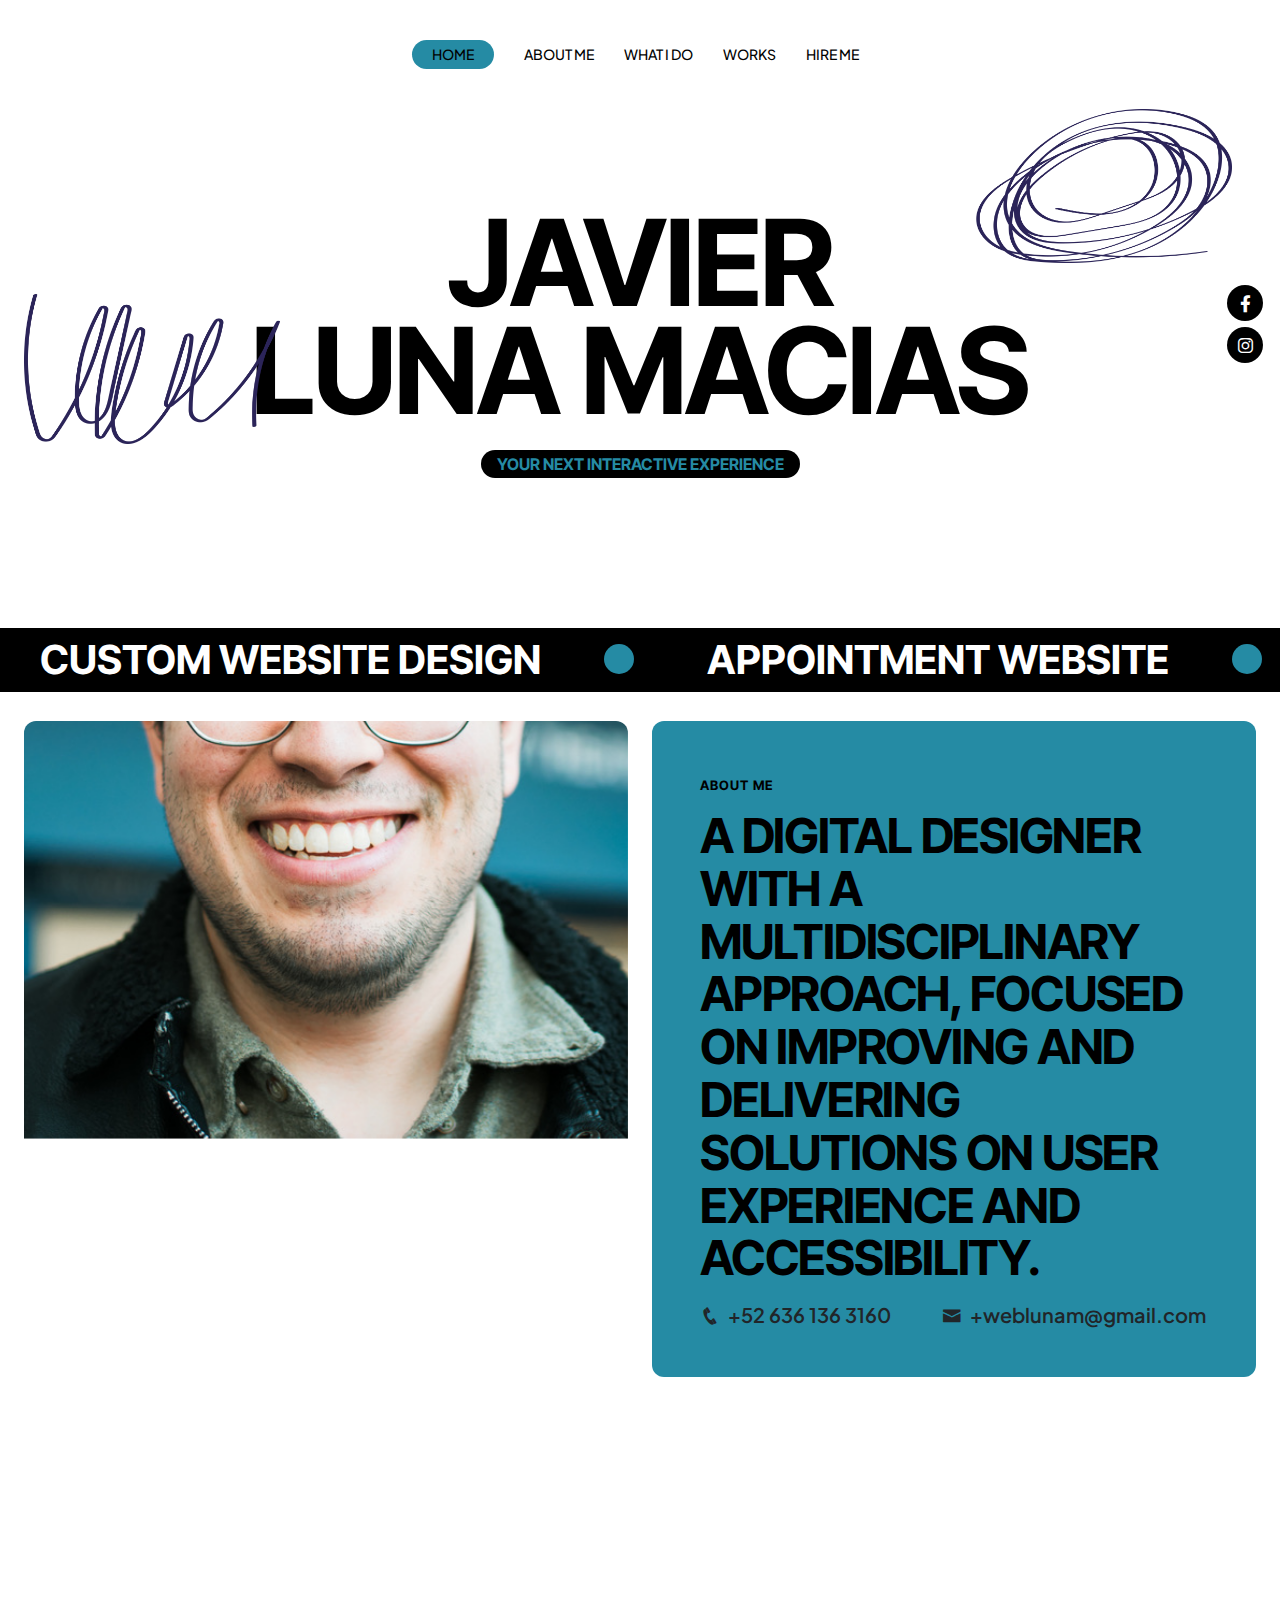
<file: index.html>
<!DOCTYPE html>
<html lang="en">

<head>
    <title>Weblunam - Home </title>
    
    <link rel="icon" href="images/iconLunam.webp" type="image/gif" sizes="16x16">

    <meta content="text/html;charset=utf-8" http-equiv="Content-Type">
    <meta content="width=device-width, initial-scale=1.0" name="viewport" >
    <meta content="" name="description" >
    <meta content="" name="keywords" >
    <meta content="" name="author" >
    <!-- CSS Files
    ================================================== -->
    <link href="css/bootstrap.min.css" rel="stylesheet" type="text/css" id="bootstrap">
    <link href="css/plugins.css" rel="stylesheet" type="text/css" >
    <link href="css/style.css" rel="stylesheet" type="text/css" >
    <link href="css/coloring.css" rel="stylesheet" type="text/css" >
    <!-- color scheme -->
    <link id="colors" href="css/colors/scheme-01.css" rel="stylesheet" type="text/css" >
    <!-- color scheme -->
    <link href="css/07_custom.css" rel="stylesheet" type="text/css" >
    <!-- custom 
    <link href="css/09_custom.css" rel="stylesheet" type="text/css" >
    css -->
</head>
<body>
    <div id="wrapper">
        
        <!-- page preloader begin -->
        <div id="de-loader"></div>
        <!-- page preloader close -->

        <!-- content begin -->
        <div class="section-dark no-bottom no-top" id="content">

            <div id="top"></div>

            <section class="p-4">
                <div class="container-fluid">
                    <div class="row">
                        <div class="col-lg-12">
                            <div class="text-center pt-3 text-uppercase d-menu-1 fs-14 fw-bold wow" data-wow-delay=".3s">
                                <ul>
                                    <li class="active"><a href="index.html">Home</a></li>
                                    <li><a href="07_about.html">About Me</a></li>
                                    <li><a href="07_services.html">What I Do</a></li>
                                    <li><a href="07_works.html">Works</a></li>
                                    <li><a href="07_contact.html">Hire Me</a></li>
                                </ul>
                            </div>
                        </div>
                    </div>
                </div>
            </section>

            <section id="subheader" class="relative">
                <div class="container-fluid">
                    <div class="row justify-content-center">
                        <div class="col-lg-12 text-center">
                            <h1 class="fs-120 fs-xs-60 text-resize-h1 lh-0-75 mb-4">Javier<br>Luna Macias</h1>
                            <h4 class="id-color bg-dark d-inline rounded-20 p-1 px-3 fs-16">Your Next Interactive Experience</h4>
                            <div class="spacer-single"></div>
                        </div>
                    </div>
                </div>


                

                <div class="sc-icons dark abs abs-middle end-0 me-4">
                    <a href="https://www.facebook.com/profile.php?id=100087242755185"><i class="fa-brands fa-facebook-f"></i></a>
                    <a href="https://www.instagram.com/web.lunam/?utm_source=ig_web_button_share_sheet"><i class="fa-brands fa-instagram"></i></a>
                </div>

                <img src="images/misc/scratches-1.webp" class="w-20 ms-4 abs abs-middle" alt="">
                <img src="images/misc/scratches-2.webp" class="w-20 me-5 abs top-0 end-0" alt="">
            </section>

            <section class="bg-dark-1 text-dark no-top no-bottom">
                <div class="wow fadeInRight d-flex">
                  <div class="de-marquee-list wow">
                    <div class="d-item">
                      <span class="d-item-txt">Custom Website Design</span>
                      <span class="d-item-circle"></span>
                      <span class="d-item-txt">Appointment Website</span>
                      <span class="d-item-circle"></span>
                      <span class="d-item-txt">Landing Page Design</span>
                      <span class="d-item-circle"></span>
                      <span class="d-item-txt">Front-end Development</span>
                      <span class="d-item-circle"></span>
                      <span class="d-item-txt">Back-end Development</span>
                      <span class="d-item-circle"></span>
                      <span class="d-item-txt">Content Management</span>
                      <span class="d-item-circle"></span>
                      <span class="d-item-txt">Website Optimization</span>
                      <span class="d-item-circle"></span>
                      <span class="d-item-txt">Content Strategy & Creation</span>
                      <span class="d-item-circle"></span>
                      <span class="d-item-txt">Social Media Integration</span>
                      <span class="d-item-circle"></span>
                     </div>
                  </div>
                </div>
            </section>
            <br>
            
            <section class="no-top px-4">
                <div class="container-fluid">                    
                    <div class="row g-4">
                        <div class="col-xl-6">
                            <div class="relative jarallax auto-height rounded-1 overflow-hidden wow fadeInUp" data-wow-delay=".6s">
                                <img src="images/misc/MePicIntro.jpeg" class="jarallax-img" alt="">
                            </div>
                        </div>
                        <div class="col-xl-6">
                            <div class="relative rounded-1 overflow-hidden p-lg-5 p-4 pb-5 wow bg-color h-100 fadeInUp" data-wow-delay=".6s">
                                <div class="align-middle">
                                    <div class="subtitle">About Me</div>
                                    <h2 class="pb-4">A digital designer with a multidisciplinary approach, 
                                        focused on improving and delivering solutions on user experience and accessibility. 
                                        </h2>
                                </div>

                                <div class="abs bottom-0 text-dark fs-20 pb-5">
                                    <div class="d-inline fw-600 me-5"><i class="icofont-phone me-2"></i>+52 636 136 3160</div>
                                    <div class="d-inline fw-600"><i class="icofont-envelope me-2"></i>+weblunam@gmail.com</div>
                                </div>
                            </div>
                        </div>


                        <div class="col-md-3 col-sm-6 mb-sm-30">
                            <div class="de_count bg-light py-4 rounded-1 text-center fs-15 wow fadeInRight" data-wow-delay=".0s">
                                <h3 class="fs-48 mb-1"><span class="timer" data-to="1678" data-speed="3000">0</span></h3>
                                <div class="fs-15">Hours of Works</div>
                            </div>
                        </div>
                        <div class="col-md-3 col-sm-6 mb-sm-30">
                            <div class="de_count bg-light py-4 rounded-1 text-center fs-15 wow fadeInRight" data-wow-delay=".2s">
                                <h3 class="fs-48 mb-1"><span class="timer" data-to="7" + data-speed="2600">0</span>+</h3>
                                <div class="fs-15">Technologies Used</div>
                            </div>
                        </div>
                        <div class="col-md-3 col-sm-6 mb-sm-30">
                            <div class="de_count bg-light py-4 rounded-1 text-center fs-15 wow fadeInRight" data-wow-delay=".4s">
                                <h3 class="fs-48 mb-1"><span class="timer" data-to="90" data-speed="3000">0</span>+</h3>
                                <div class="fs-15">Google PageSpeed</div>
                            </div>
                        </div>
                        <div class="col-md-3 col-sm-6 mb-sm-30">
                            <div class="de_count bg-light py-4 rounded-1 text-center fs-15 wow fadeInRight" data-wow-delay=".6s">
                                <h3 class="fs-48 mb-1"><span class="timer" data-to="100" data-speed="3000">0</span>%</h3>
                                <div class="fs-15">Client Sastifaction</div>
                            </div>
                        </div>

                        

                        

                    </div>
            </section>

            <section class="no-top px-4">

                <div class="container-fluid">
                    <div class="spacer-double d-lg-none d-sm-block"></div>
                    <div class="row justify-content-center g-4 gx-5">
                        <div class="col-lg-6 text-center">
                            <div class="relative">
                                <h1 class="lh-1 wow fadeInUp" data-wow-delay=".4s">A Digital Designer from Mexico</h1>
                            </div>
                            <p class="lead wow fadeInUp" data-wow-delay=".5s">
                                My journey into digital design began with a passion for both art and technology. 
                                Over time, this led me to create accessible, user-focused experiences that balance visual 
                                impact with thoughtful detail.
                            </p>

                        </div>
                    </div>
                </div>
            </section>

            <section class="no-top px-4">
                <div class="container-fluid">
                    <div class="row g-4 wow fadeInRight" data-wow-delay=".5s">
                        <div class="col-xl-4">
                            <div class="p-lg-5 p-4 bg-color h-100 rounded-1">
                                <div class="subtitle">Featured Works</div>
                                <h2>How I bring ideas into clear, thoughtful, and user-centered solutions.</h2>
                            </div>
                        </div>
                        <div class="col-xl-4 col-md-6">
                            <div class="bg-dark rounded-1 overflow-hidden">
                                <div class="hover relative overflow-hidden text-light">  
                                  <a href="07_work-single.html" class="overflow-hidden d-block relative">
                                    <img src="images/FisioOnMaHome.jpg" class="img-fluid hover-scale-1-2" alt="">
                                  </a>

                                  <div class="p-4 d-flex justify-content-between align-items-center">
                                      <div>
                                          <h3 class="mb-0 lh-1-2">Fisio On Ma</h3>
                                          <span class="fs-14">Doctor Appointment Website</span>
                                      </div>
                                      <div class="fw-bold">
                                          2024
                                      </div>
                                  </div>
                                </div>
                            </div>
                        </div>

                        <div class="col-xl-4 col-md-6">
                            <div class="bg-dark rounded-1 overflow-hidden">
                                <div class="hover relative overflow-hidden text-light">  
                                  <a href="07_work-single2.html" class="overflow-hidden d-block relative">
                                    <img src="images/VisonLabUxHome.jpg" class="img-fluid hover-scale-1-2" alt="">
                                  </a>

                                  <div class="p-4 d-flex justify-content-between align-items-center">
                                      <div>
                                          <h3 class="mb-0 lh-1-2">Vision UX Lab</h3>
                                          <span class="fs-14">Accessibility Website Project</span>
                                      </div>
                                      <div class="fw-bold">
                                          2025
                                      </div>
                                  </div>
                                </div>
                            </div>
                        </div>

                        <div class="col-xl-4 col-md-6">
                            <div class="bg-dark rounded-1 overflow-hidden">
                                <div class="hover relative overflow-hidden text-light">  
                                  <a href="07_work-single3.html" class="overflow-hidden d-block relative">
                                    <img src="images/BasqueCountryHome.jpg" class="img-fluid hover-scale-1-2" alt="">
                                  </a>

                                  <div class="p-4 d-flex justify-content-between align-items-center">
                                      <div>
                                          <h3 class="mb-0 lh-1-2">Travel Website</h3>
                                          <span class="fs-14">API Integration</span>
                                      </div>
                                      <div class="fw-bold">
                                          2024
                                      </div>
                                  </div>
                                </div>
                            </div>
                        </div>

                        <div class="col-xl-4 col-md-6">
                            <div class="bg-dark rounded-1 overflow-hidden">
                                <div class="hover relative overflow-hidden text-light">  
                                  <a href="07_work-single4.html" class="overflow-hidden d-block relative">
                                    <img src="images/FerreteriaReynaHome.jpg" class="img-fluid hover-scale-1-2" alt="">
                                  </a>

                                  <div class="p-4 d-flex justify-content-between align-items-center">
                                      <div>
                                          <h3 class="mb-0 lh-1-2">Ferreteria Reyna</h3>
                                          <span class="fs-14">Community Manager</span>
                                      </div>
                                      <div class="fw-bold">
                                          2025
                                      </div>
                                  </div>
                                </div>
                            </div>
                        </div>

                        <div class="col-xl-4 col-md-6">
                            <div class="bg-dark rounded-1 overflow-hidden">
                                <div class="hover relative overflow-hidden text-light">  
                                  <a href="07_work-single5.html" class="overflow-hidden d-block relative">
                                    <img src="images/PapeleramaProp1.jpg" class="img-fluid hover-scale-1-2" alt="">
                                  </a>

                                  <div class="p-4 d-flex justify-content-between align-items-center">
                                      <div>
                                          <h3 class="mb-0 lh-1-2">AVEX SOLUTIONS</h3>
                                          <span class="fs-14">Social Media Content Creation</span>
                                      </div>
                                      <div class="fw-bold">
                                          2024
                                      </div>
                                  </div>
                                </div>
                            </div>
                        </div>

                        
                        
                    </div>
                </div>
            </section>

        </div>
        <!-- content close -->
        
         <!-- footer begin -->
         <footer>
            <div class="container-fluid">
                <div class="px-2">
                    <div class="row g-4 align-items-center">
                        <div class="col-lg-6">
                            <div class="d-menu-1 wow" data-wow-delay=".3s">
                                <ul>
                                    <li><a href="https://www.linkedin.com/in/javierlunamacias/">linkedin</a></li>
                                    <li><a href="https://www.instagram.com/web.lunam/?utm_source=ig_web_button_share_sheet">Instagram</a></li>
                                </ul>


                            </div>
                        </div>

                        <div class="col-lg-6 text-lg-end">
                            <a href="07_contact.html">
                                <h2 class="fs-84 fw-800 pe-3 shuffle wow fadeInLeft" data-wow-delay=".3s">Let's Talk</h2>
                            </a>
                        </div>
                    </div>
                </div>
            </div>
        </footer>
        <!-- footer close -->
    </div>


    <!-- Javascript Files
    ================================================== -->
    <script src="js/plugins.js"></script>
    <script src="js/designesia.js"></script>
    <script src="js/custom-marquee.js"></script>

</body>
</html>
</file>
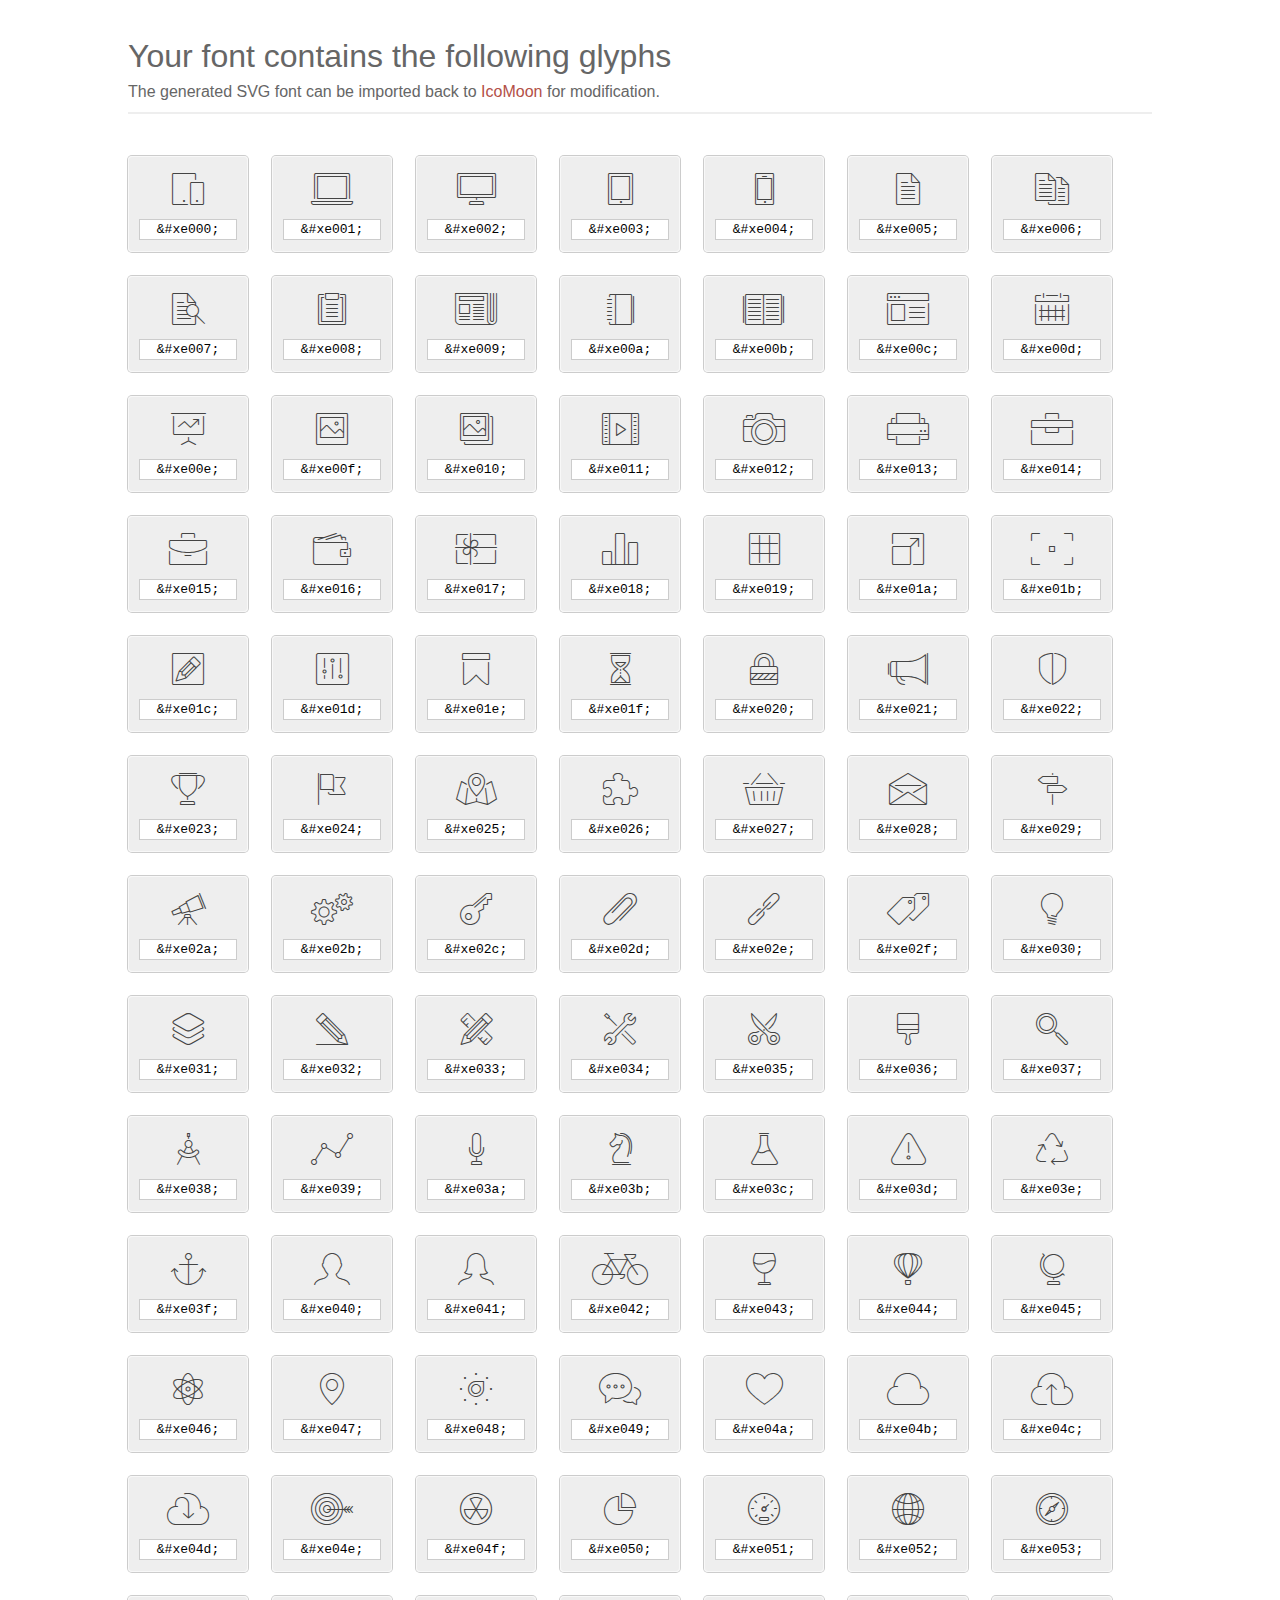
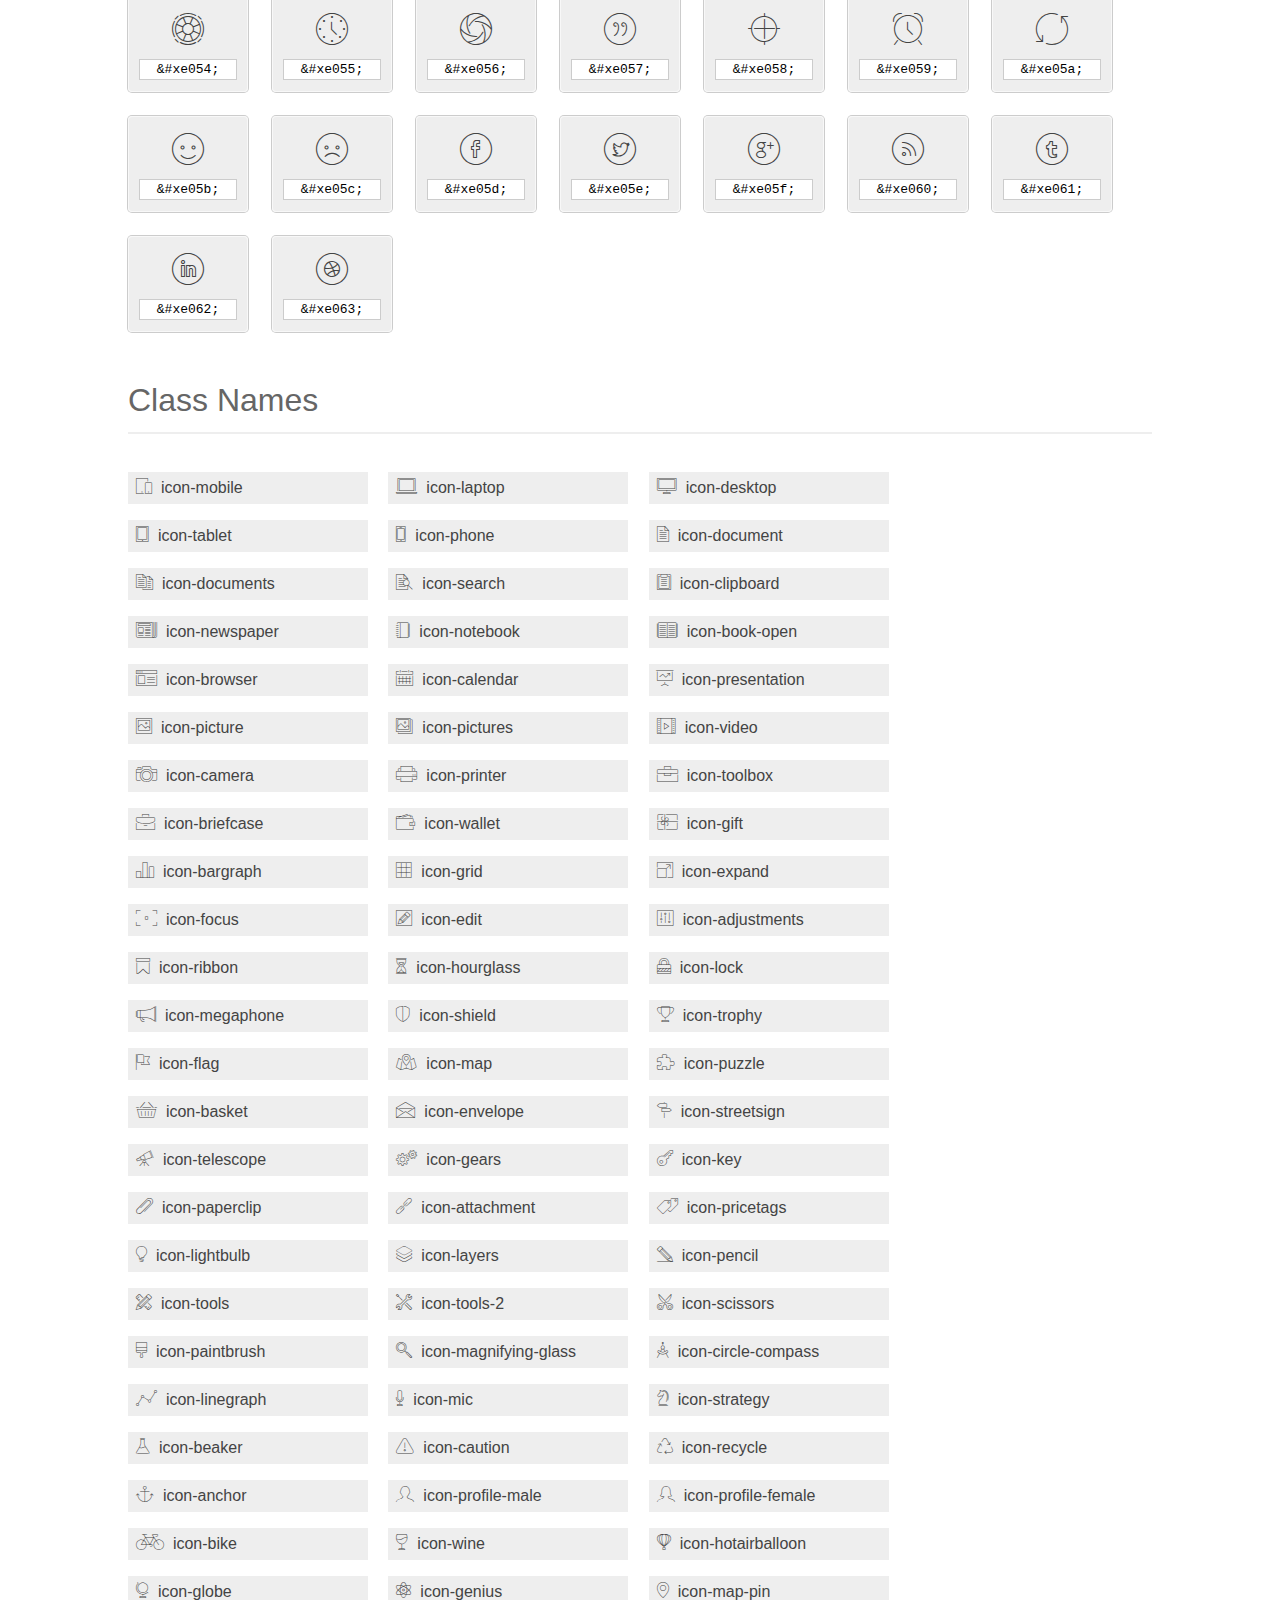
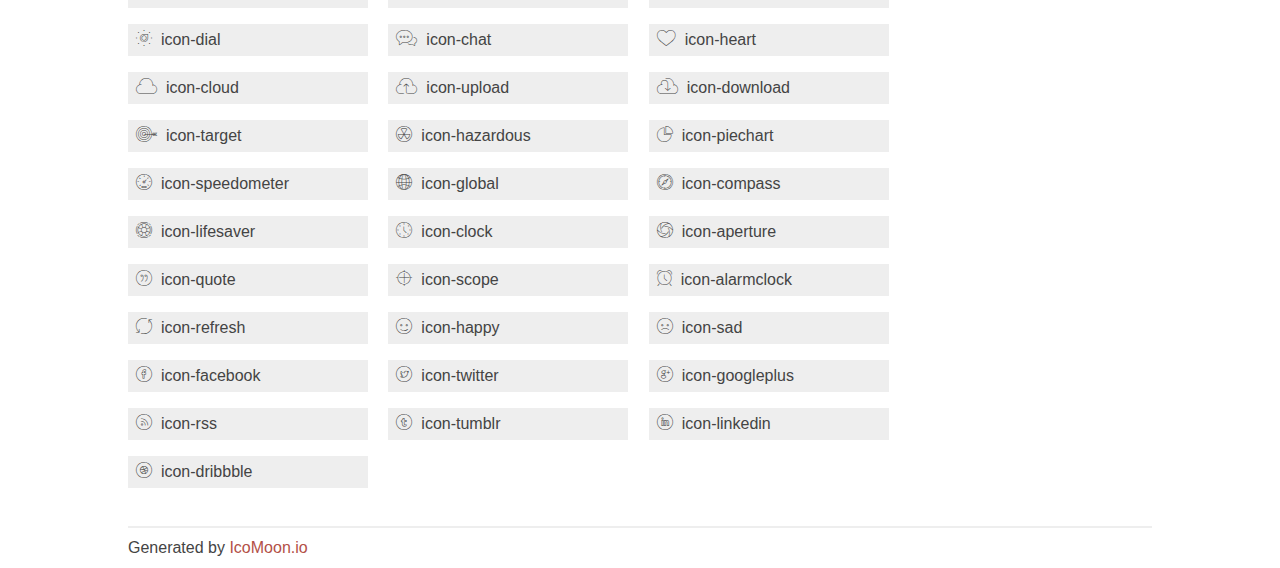
<file: fonts/et-line-font/index.html>
<!doctype html>
<html>
<head>
<title>Your Font/Glyphs</title>
<link rel="stylesheet" href="style.css" >
<!--[if lte IE 7]><script src="lte-ie7.js"></script><![endif]-->
<style>
	section, header, footer {display: block;}
	body {
		font-family: sans-serif;
		color: #444;
		line-height: 1.5;
		font-size: 1em;
	}
	* {
		-moz-box-sizing: border-box;
		-webkit-box-sizing: border-box;
		box-sizing: border-box;
		margin: 0;
		padding: 0;
	}
	.glyph {
		font-size: 16px;
		float: left;
		text-align: center;
		background: #eee;
		padding: .75em;
		margin: .75em 1.5em .75em 0;
		width: 7.5em;
		border-radius: .25em;
		box-shadow: inset 0 0 0 1px #f8f8f8, 0 0 0 1px #CCC;
	}
	.glyph input {
		font-family: consolas, monospace;
		font-size: 13px;
		width: 100%;
		text-align: center;
		border: 0;
		box-shadow: 0 0 0 1px #ccc;
		padding: .125em;
	}
	.w-main {
		width: 80%;
	}
	.centered {
		margin-left: auto;
		margin-right: auto;
	}
	.fs1 {
		font-size: 2em;
	}
	header {
		margin: 2em 0;
		padding-bottom: .5em;
		color: #666;
		box-shadow: 0 2px #eee;
	}
	header h1 {
		font-size: 2em;
		font-weight: normal;
	}
	.clearfix:before, .clearfix:after { content: ""; display: table; }
	.clearfix:after, .clear { clear: both; }
	footer {
		margin-top: 2em;
		padding: .5em 0;
		box-shadow: 0 -2px #eee;
	}
	a, a:visited {
		color: #B35047;
		text-decoration: none;
	}
	a:hover, a:focus {color: #000;}
	.box1 {
		font-size: 16px;
		display: inline-block;
		width: 15em;
		padding: .25em .5em;
		background: #eee;
		margin: .5em 1em .5em 0;
	}
</style>
</head>
<body>
	<div class="w-main centered">
	<section class="mtm clearfix" id="glyphs">
	<header>
		<h1>Your font contains the following glyphs</h1>
		<p>The generated SVG font can be imported back to <a href="http://icomoon.io/app">IcoMoon</a> for modification.</p>
	</header>
	<div class="glyph">
		<div class="fs1" aria-hidden="true" data-icon="&#xe000;"></div>
		<input type="text" readonly="readonly" value="&amp;#xe000;" >
	</div>
	<div class="glyph">
		<div class="fs1" aria-hidden="true" data-icon="&#xe001;"></div>
		<input type="text" readonly="readonly" value="&amp;#xe001;" >
	</div>
	<div class="glyph">
		<div class="fs1" aria-hidden="true" data-icon="&#xe002;"></div>
		<input type="text" readonly="readonly" value="&amp;#xe002;" >
	</div>
	<div class="glyph">
		<div class="fs1" aria-hidden="true" data-icon="&#xe003;"></div>
		<input type="text" readonly="readonly" value="&amp;#xe003;" >
	</div>
	<div class="glyph">
		<div class="fs1" aria-hidden="true" data-icon="&#xe004;"></div>
		<input type="text" readonly="readonly" value="&amp;#xe004;" >
	</div>
	<div class="glyph">
		<div class="fs1" aria-hidden="true" data-icon="&#xe005;"></div>
		<input type="text" readonly="readonly" value="&amp;#xe005;" >
	</div>
	<div class="glyph">
		<div class="fs1" aria-hidden="true" data-icon="&#xe006;"></div>
		<input type="text" readonly="readonly" value="&amp;#xe006;" >
	</div>
	<div class="glyph">
		<div class="fs1" aria-hidden="true" data-icon="&#xe007;"></div>
		<input type="text" readonly="readonly" value="&amp;#xe007;" >
	</div>
	<div class="glyph">
		<div class="fs1" aria-hidden="true" data-icon="&#xe008;"></div>
		<input type="text" readonly="readonly" value="&amp;#xe008;" >
	</div>
	<div class="glyph">
		<div class="fs1" aria-hidden="true" data-icon="&#xe009;"></div>
		<input type="text" readonly="readonly" value="&amp;#xe009;" >
	</div>
	<div class="glyph">
		<div class="fs1" aria-hidden="true" data-icon="&#xe00a;"></div>
		<input type="text" readonly="readonly" value="&amp;#xe00a;" >
	</div>
	<div class="glyph">
		<div class="fs1" aria-hidden="true" data-icon="&#xe00b;"></div>
		<input type="text" readonly="readonly" value="&amp;#xe00b;" >
	</div>
	<div class="glyph">
		<div class="fs1" aria-hidden="true" data-icon="&#xe00c;"></div>
		<input type="text" readonly="readonly" value="&amp;#xe00c;" >
	</div>
	<div class="glyph">
		<div class="fs1" aria-hidden="true" data-icon="&#xe00d;"></div>
		<input type="text" readonly="readonly" value="&amp;#xe00d;" >
	</div>
	<div class="glyph">
		<div class="fs1" aria-hidden="true" data-icon="&#xe00e;"></div>
		<input type="text" readonly="readonly" value="&amp;#xe00e;" >
	</div>
	<div class="glyph">
		<div class="fs1" aria-hidden="true" data-icon="&#xe00f;"></div>
		<input type="text" readonly="readonly" value="&amp;#xe00f;" >
	</div>
	<div class="glyph">
		<div class="fs1" aria-hidden="true" data-icon="&#xe010;"></div>
		<input type="text" readonly="readonly" value="&amp;#xe010;" >
	</div>
	<div class="glyph">
		<div class="fs1" aria-hidden="true" data-icon="&#xe011;"></div>
		<input type="text" readonly="readonly" value="&amp;#xe011;" >
	</div>
	<div class="glyph">
		<div class="fs1" aria-hidden="true" data-icon="&#xe012;"></div>
		<input type="text" readonly="readonly" value="&amp;#xe012;" >
	</div>
	<div class="glyph">
		<div class="fs1" aria-hidden="true" data-icon="&#xe013;"></div>
		<input type="text" readonly="readonly" value="&amp;#xe013;" >
	</div>
	<div class="glyph">
		<div class="fs1" aria-hidden="true" data-icon="&#xe014;"></div>
		<input type="text" readonly="readonly" value="&amp;#xe014;" >
	</div>
	<div class="glyph">
		<div class="fs1" aria-hidden="true" data-icon="&#xe015;"></div>
		<input type="text" readonly="readonly" value="&amp;#xe015;" >
	</div>
	<div class="glyph">
		<div class="fs1" aria-hidden="true" data-icon="&#xe016;"></div>
		<input type="text" readonly="readonly" value="&amp;#xe016;" >
	</div>
	<div class="glyph">
		<div class="fs1" aria-hidden="true" data-icon="&#xe017;"></div>
		<input type="text" readonly="readonly" value="&amp;#xe017;" >
	</div>
	<div class="glyph">
		<div class="fs1" aria-hidden="true" data-icon="&#xe018;"></div>
		<input type="text" readonly="readonly" value="&amp;#xe018;" >
	</div>
	<div class="glyph">
		<div class="fs1" aria-hidden="true" data-icon="&#xe019;"></div>
		<input type="text" readonly="readonly" value="&amp;#xe019;" >
	</div>
	<div class="glyph">
		<div class="fs1" aria-hidden="true" data-icon="&#xe01a;"></div>
		<input type="text" readonly="readonly" value="&amp;#xe01a;" >
	</div>
	<div class="glyph">
		<div class="fs1" aria-hidden="true" data-icon="&#xe01b;"></div>
		<input type="text" readonly="readonly" value="&amp;#xe01b;" >
	</div>
	<div class="glyph">
		<div class="fs1" aria-hidden="true" data-icon="&#xe01c;"></div>
		<input type="text" readonly="readonly" value="&amp;#xe01c;" >
	</div>
	<div class="glyph">
		<div class="fs1" aria-hidden="true" data-icon="&#xe01d;"></div>
		<input type="text" readonly="readonly" value="&amp;#xe01d;" >
	</div>
	<div class="glyph">
		<div class="fs1" aria-hidden="true" data-icon="&#xe01e;"></div>
		<input type="text" readonly="readonly" value="&amp;#xe01e;" >
	</div>
	<div class="glyph">
		<div class="fs1" aria-hidden="true" data-icon="&#xe01f;"></div>
		<input type="text" readonly="readonly" value="&amp;#xe01f;" >
	</div>
	<div class="glyph">
		<div class="fs1" aria-hidden="true" data-icon="&#xe020;"></div>
		<input type="text" readonly="readonly" value="&amp;#xe020;" >
	</div>
	<div class="glyph">
		<div class="fs1" aria-hidden="true" data-icon="&#xe021;"></div>
		<input type="text" readonly="readonly" value="&amp;#xe021;" >
	</div>
	<div class="glyph">
		<div class="fs1" aria-hidden="true" data-icon="&#xe022;"></div>
		<input type="text" readonly="readonly" value="&amp;#xe022;" >
	</div>
	<div class="glyph">
		<div class="fs1" aria-hidden="true" data-icon="&#xe023;"></div>
		<input type="text" readonly="readonly" value="&amp;#xe023;" >
	</div>
	<div class="glyph">
		<div class="fs1" aria-hidden="true" data-icon="&#xe024;"></div>
		<input type="text" readonly="readonly" value="&amp;#xe024;" >
	</div>
	<div class="glyph">
		<div class="fs1" aria-hidden="true" data-icon="&#xe025;"></div>
		<input type="text" readonly="readonly" value="&amp;#xe025;" >
	</div>
	<div class="glyph">
		<div class="fs1" aria-hidden="true" data-icon="&#xe026;"></div>
		<input type="text" readonly="readonly" value="&amp;#xe026;" >
	</div>
	<div class="glyph">
		<div class="fs1" aria-hidden="true" data-icon="&#xe027;"></div>
		<input type="text" readonly="readonly" value="&amp;#xe027;" >
	</div>
	<div class="glyph">
		<div class="fs1" aria-hidden="true" data-icon="&#xe028;"></div>
		<input type="text" readonly="readonly" value="&amp;#xe028;" >
	</div>
	<div class="glyph">
		<div class="fs1" aria-hidden="true" data-icon="&#xe029;"></div>
		<input type="text" readonly="readonly" value="&amp;#xe029;" >
	</div>
	<div class="glyph">
		<div class="fs1" aria-hidden="true" data-icon="&#xe02a;"></div>
		<input type="text" readonly="readonly" value="&amp;#xe02a;" >
	</div>
	<div class="glyph">
		<div class="fs1" aria-hidden="true" data-icon="&#xe02b;"></div>
		<input type="text" readonly="readonly" value="&amp;#xe02b;" >
	</div>
	<div class="glyph">
		<div class="fs1" aria-hidden="true" data-icon="&#xe02c;"></div>
		<input type="text" readonly="readonly" value="&amp;#xe02c;" >
	</div>
	<div class="glyph">
		<div class="fs1" aria-hidden="true" data-icon="&#xe02d;"></div>
		<input type="text" readonly="readonly" value="&amp;#xe02d;" >
	</div>
	<div class="glyph">
		<div class="fs1" aria-hidden="true" data-icon="&#xe02e;"></div>
		<input type="text" readonly="readonly" value="&amp;#xe02e;" >
	</div>
	<div class="glyph">
		<div class="fs1" aria-hidden="true" data-icon="&#xe02f;"></div>
		<input type="text" readonly="readonly" value="&amp;#xe02f;" >
	</div>
	<div class="glyph">
		<div class="fs1" aria-hidden="true" data-icon="&#xe030;"></div>
		<input type="text" readonly="readonly" value="&amp;#xe030;" >
	</div>
	<div class="glyph">
		<div class="fs1" aria-hidden="true" data-icon="&#xe031;"></div>
		<input type="text" readonly="readonly" value="&amp;#xe031;" >
	</div>
	<div class="glyph">
		<div class="fs1" aria-hidden="true" data-icon="&#xe032;"></div>
		<input type="text" readonly="readonly" value="&amp;#xe032;" >
	</div>
	<div class="glyph">
		<div class="fs1" aria-hidden="true" data-icon="&#xe033;"></div>
		<input type="text" readonly="readonly" value="&amp;#xe033;" >
	</div>
	<div class="glyph">
		<div class="fs1" aria-hidden="true" data-icon="&#xe034;"></div>
		<input type="text" readonly="readonly" value="&amp;#xe034;" >
	</div>
	<div class="glyph">
		<div class="fs1" aria-hidden="true" data-icon="&#xe035;"></div>
		<input type="text" readonly="readonly" value="&amp;#xe035;" >
	</div>
	<div class="glyph">
		<div class="fs1" aria-hidden="true" data-icon="&#xe036;"></div>
		<input type="text" readonly="readonly" value="&amp;#xe036;" >
	</div>
	<div class="glyph">
		<div class="fs1" aria-hidden="true" data-icon="&#xe037;"></div>
		<input type="text" readonly="readonly" value="&amp;#xe037;" >
	</div>
	<div class="glyph">
		<div class="fs1" aria-hidden="true" data-icon="&#xe038;"></div>
		<input type="text" readonly="readonly" value="&amp;#xe038;" >
	</div>
	<div class="glyph">
		<div class="fs1" aria-hidden="true" data-icon="&#xe039;"></div>
		<input type="text" readonly="readonly" value="&amp;#xe039;" >
	</div>
	<div class="glyph">
		<div class="fs1" aria-hidden="true" data-icon="&#xe03a;"></div>
		<input type="text" readonly="readonly" value="&amp;#xe03a;" >
	</div>
	<div class="glyph">
		<div class="fs1" aria-hidden="true" data-icon="&#xe03b;"></div>
		<input type="text" readonly="readonly" value="&amp;#xe03b;" >
	</div>
	<div class="glyph">
		<div class="fs1" aria-hidden="true" data-icon="&#xe03c;"></div>
		<input type="text" readonly="readonly" value="&amp;#xe03c;" >
	</div>
	<div class="glyph">
		<div class="fs1" aria-hidden="true" data-icon="&#xe03d;"></div>
		<input type="text" readonly="readonly" value="&amp;#xe03d;" >
	</div>
	<div class="glyph">
		<div class="fs1" aria-hidden="true" data-icon="&#xe03e;"></div>
		<input type="text" readonly="readonly" value="&amp;#xe03e;" >
	</div>
	<div class="glyph">
		<div class="fs1" aria-hidden="true" data-icon="&#xe03f;"></div>
		<input type="text" readonly="readonly" value="&amp;#xe03f;" >
	</div>
	<div class="glyph">
		<div class="fs1" aria-hidden="true" data-icon="&#xe040;"></div>
		<input type="text" readonly="readonly" value="&amp;#xe040;" >
	</div>
	<div class="glyph">
		<div class="fs1" aria-hidden="true" data-icon="&#xe041;"></div>
		<input type="text" readonly="readonly" value="&amp;#xe041;" >
	</div>
	<div class="glyph">
		<div class="fs1" aria-hidden="true" data-icon="&#xe042;"></div>
		<input type="text" readonly="readonly" value="&amp;#xe042;" >
	</div>
	<div class="glyph">
		<div class="fs1" aria-hidden="true" data-icon="&#xe043;"></div>
		<input type="text" readonly="readonly" value="&amp;#xe043;" >
	</div>
	<div class="glyph">
		<div class="fs1" aria-hidden="true" data-icon="&#xe044;"></div>
		<input type="text" readonly="readonly" value="&amp;#xe044;" >
	</div>
	<div class="glyph">
		<div class="fs1" aria-hidden="true" data-icon="&#xe045;"></div>
		<input type="text" readonly="readonly" value="&amp;#xe045;" >
	</div>
	<div class="glyph">
		<div class="fs1" aria-hidden="true" data-icon="&#xe046;"></div>
		<input type="text" readonly="readonly" value="&amp;#xe046;" >
	</div>
	<div class="glyph">
		<div class="fs1" aria-hidden="true" data-icon="&#xe047;"></div>
		<input type="text" readonly="readonly" value="&amp;#xe047;" >
	</div>
	<div class="glyph">
		<div class="fs1" aria-hidden="true" data-icon="&#xe048;"></div>
		<input type="text" readonly="readonly" value="&amp;#xe048;" >
	</div>
	<div class="glyph">
		<div class="fs1" aria-hidden="true" data-icon="&#xe049;"></div>
		<input type="text" readonly="readonly" value="&amp;#xe049;" >
	</div>
	<div class="glyph">
		<div class="fs1" aria-hidden="true" data-icon="&#xe04a;"></div>
		<input type="text" readonly="readonly" value="&amp;#xe04a;" >
	</div>
	<div class="glyph">
		<div class="fs1" aria-hidden="true" data-icon="&#xe04b;"></div>
		<input type="text" readonly="readonly" value="&amp;#xe04b;" >
	</div>
	<div class="glyph">
		<div class="fs1" aria-hidden="true" data-icon="&#xe04c;"></div>
		<input type="text" readonly="readonly" value="&amp;#xe04c;" >
	</div>
	<div class="glyph">
		<div class="fs1" aria-hidden="true" data-icon="&#xe04d;"></div>
		<input type="text" readonly="readonly" value="&amp;#xe04d;" >
	</div>
	<div class="glyph">
		<div class="fs1" aria-hidden="true" data-icon="&#xe04e;"></div>
		<input type="text" readonly="readonly" value="&amp;#xe04e;" >
	</div>
	<div class="glyph">
		<div class="fs1" aria-hidden="true" data-icon="&#xe04f;"></div>
		<input type="text" readonly="readonly" value="&amp;#xe04f;" >
	</div>
	<div class="glyph">
		<div class="fs1" aria-hidden="true" data-icon="&#xe050;"></div>
		<input type="text" readonly="readonly" value="&amp;#xe050;" >
	</div>
	<div class="glyph">
		<div class="fs1" aria-hidden="true" data-icon="&#xe051;"></div>
		<input type="text" readonly="readonly" value="&amp;#xe051;" >
	</div>
	<div class="glyph">
		<div class="fs1" aria-hidden="true" data-icon="&#xe052;"></div>
		<input type="text" readonly="readonly" value="&amp;#xe052;" >
	</div>
	<div class="glyph">
		<div class="fs1" aria-hidden="true" data-icon="&#xe053;"></div>
		<input type="text" readonly="readonly" value="&amp;#xe053;" >
	</div>
	<div class="glyph">
		<div class="fs1" aria-hidden="true" data-icon="&#xe054;"></div>
		<input type="text" readonly="readonly" value="&amp;#xe054;" >
	</div>
	<div class="glyph">
		<div class="fs1" aria-hidden="true" data-icon="&#xe055;"></div>
		<input type="text" readonly="readonly" value="&amp;#xe055;" >
	</div>
	<div class="glyph">
		<div class="fs1" aria-hidden="true" data-icon="&#xe056;"></div>
		<input type="text" readonly="readonly" value="&amp;#xe056;" >
	</div>
	<div class="glyph">
		<div class="fs1" aria-hidden="true" data-icon="&#xe057;"></div>
		<input type="text" readonly="readonly" value="&amp;#xe057;" >
	</div>
	<div class="glyph">
		<div class="fs1" aria-hidden="true" data-icon="&#xe058;"></div>
		<input type="text" readonly="readonly" value="&amp;#xe058;" >
	</div>
	<div class="glyph">
		<div class="fs1" aria-hidden="true" data-icon="&#xe059;"></div>
		<input type="text" readonly="readonly" value="&amp;#xe059;" >
	</div>
	<div class="glyph">
		<div class="fs1" aria-hidden="true" data-icon="&#xe05a;"></div>
		<input type="text" readonly="readonly" value="&amp;#xe05a;" >
	</div>
	<div class="glyph">
		<div class="fs1" aria-hidden="true" data-icon="&#xe05b;"></div>
		<input type="text" readonly="readonly" value="&amp;#xe05b;" >
	</div>
	<div class="glyph">
		<div class="fs1" aria-hidden="true" data-icon="&#xe05c;"></div>
		<input type="text" readonly="readonly" value="&amp;#xe05c;" >
	</div>
	<div class="glyph">
		<div class="fs1" aria-hidden="true" data-icon="&#xe05d;"></div>
		<input type="text" readonly="readonly" value="&amp;#xe05d;" >
	</div>
	<div class="glyph">
		<div class="fs1" aria-hidden="true" data-icon="&#xe05e;"></div>
		<input type="text" readonly="readonly" value="&amp;#xe05e;" >
	</div>
	<div class="glyph">
		<div class="fs1" aria-hidden="true" data-icon="&#xe05f;"></div>
		<input type="text" readonly="readonly" value="&amp;#xe05f;" >
	</div>
	<div class="glyph">
		<div class="fs1" aria-hidden="true" data-icon="&#xe060;"></div>
		<input type="text" readonly="readonly" value="&amp;#xe060;" >
	</div>
	<div class="glyph">
		<div class="fs1" aria-hidden="true" data-icon="&#xe061;"></div>
		<input type="text" readonly="readonly" value="&amp;#xe061;" >
	</div>
	<div class="glyph">
		<div class="fs1" aria-hidden="true" data-icon="&#xe062;"></div>
		<input type="text" readonly="readonly" value="&amp;#xe062;" >
	</div>
	<div class="glyph">
		<div class="fs1" aria-hidden="true" data-icon="&#xe063;"></div>
		<input type="text" readonly="readonly" value="&amp;#xe063;" >
	</div>
	</section>
	<div class="clear"></div>
	<section class="mtm clearfix" id="glyphs">
	<header>
		<h1>Class Names</h1>
	</header>
	<span class="box1">
		<span aria-hidden="true" class="icon-mobile"></span>
		&nbsp;icon-mobile
	</span>
	<span class="box1">
		<span aria-hidden="true" class="icon-laptop"></span>
		&nbsp;icon-laptop
	</span>
	<span class="box1">
		<span aria-hidden="true" class="icon-desktop"></span>
		&nbsp;icon-desktop
	</span>
	<span class="box1">
		<span aria-hidden="true" class="icon-tablet"></span>
		&nbsp;icon-tablet
	</span>
	<span class="box1">
		<span aria-hidden="true" class="icon-phone"></span>
		&nbsp;icon-phone
	</span>
	<span class="box1">
		<span aria-hidden="true" class="icon-document"></span>
		&nbsp;icon-document
	</span>
	<span class="box1">
		<span aria-hidden="true" class="icon-documents"></span>
		&nbsp;icon-documents
	</span>
	<span class="box1">
		<span aria-hidden="true" class="icon-search"></span>
		&nbsp;icon-search
	</span>
	<span class="box1">
		<span aria-hidden="true" class="icon-clipboard"></span>
		&nbsp;icon-clipboard
	</span>
	<span class="box1">
		<span aria-hidden="true" class="icon-newspaper"></span>
		&nbsp;icon-newspaper
	</span>
	<span class="box1">
		<span aria-hidden="true" class="icon-notebook"></span>
		&nbsp;icon-notebook
	</span>
	<span class="box1">
		<span aria-hidden="true" class="icon-book-open"></span>
		&nbsp;icon-book-open
	</span>
	<span class="box1">
		<span aria-hidden="true" class="icon-browser"></span>
		&nbsp;icon-browser
	</span>
	<span class="box1">
		<span aria-hidden="true" class="icon-calendar"></span>
		&nbsp;icon-calendar
	</span>
	<span class="box1">
		<span aria-hidden="true" class="icon-presentation"></span>
		&nbsp;icon-presentation
	</span>
	<span class="box1">
		<span aria-hidden="true" class="icon-picture"></span>
		&nbsp;icon-picture
	</span>
	<span class="box1">
		<span aria-hidden="true" class="icon-pictures"></span>
		&nbsp;icon-pictures
	</span>
	<span class="box1">
		<span aria-hidden="true" class="icon-video"></span>
		&nbsp;icon-video
	</span>
	<span class="box1">
		<span aria-hidden="true" class="icon-camera"></span>
		&nbsp;icon-camera
	</span>
	<span class="box1">
		<span aria-hidden="true" class="icon-printer"></span>
		&nbsp;icon-printer
	</span>
	<span class="box1">
		<span aria-hidden="true" class="icon-toolbox"></span>
		&nbsp;icon-toolbox
	</span>
	<span class="box1">
		<span aria-hidden="true" class="icon-briefcase"></span>
		&nbsp;icon-briefcase
	</span>
	<span class="box1">
		<span aria-hidden="true" class="icon-wallet"></span>
		&nbsp;icon-wallet
	</span>
	<span class="box1">
		<span aria-hidden="true" class="icon-gift"></span>
		&nbsp;icon-gift
	</span>
	<span class="box1">
		<span aria-hidden="true" class="icon-bargraph"></span>
		&nbsp;icon-bargraph
	</span>
	<span class="box1">
		<span aria-hidden="true" class="icon-grid"></span>
		&nbsp;icon-grid
	</span>
	<span class="box1">
		<span aria-hidden="true" class="icon-expand"></span>
		&nbsp;icon-expand
	</span>
	<span class="box1">
		<span aria-hidden="true" class="icon-focus"></span>
		&nbsp;icon-focus
	</span>
	<span class="box1">
		<span aria-hidden="true" class="icon-edit"></span>
		&nbsp;icon-edit
	</span>
	<span class="box1">
		<span aria-hidden="true" class="icon-adjustments"></span>
		&nbsp;icon-adjustments
	</span>
	<span class="box1">
		<span aria-hidden="true" class="icon-ribbon"></span>
		&nbsp;icon-ribbon
	</span>
	<span class="box1">
		<span aria-hidden="true" class="icon-hourglass"></span>
		&nbsp;icon-hourglass
	</span>
	<span class="box1">
		<span aria-hidden="true" class="icon-lock"></span>
		&nbsp;icon-lock
	</span>
	<span class="box1">
		<span aria-hidden="true" class="icon-megaphone"></span>
		&nbsp;icon-megaphone
	</span>
	<span class="box1">
		<span aria-hidden="true" class="icon-shield"></span>
		&nbsp;icon-shield
	</span>
	<span class="box1">
		<span aria-hidden="true" class="icon-trophy"></span>
		&nbsp;icon-trophy
	</span>
	<span class="box1">
		<span aria-hidden="true" class="icon-flag"></span>
		&nbsp;icon-flag
	</span>
	<span class="box1">
		<span aria-hidden="true" class="icon-map"></span>
		&nbsp;icon-map
	</span>
	<span class="box1">
		<span aria-hidden="true" class="icon-puzzle"></span>
		&nbsp;icon-puzzle
	</span>
	<span class="box1">
		<span aria-hidden="true" class="icon-basket"></span>
		&nbsp;icon-basket
	</span>
	<span class="box1">
		<span aria-hidden="true" class="icon-envelope"></span>
		&nbsp;icon-envelope
	</span>
	<span class="box1">
		<span aria-hidden="true" class="icon-streetsign"></span>
		&nbsp;icon-streetsign
	</span>
	<span class="box1">
		<span aria-hidden="true" class="icon-telescope"></span>
		&nbsp;icon-telescope
	</span>
	<span class="box1">
		<span aria-hidden="true" class="icon-gears"></span>
		&nbsp;icon-gears
	</span>
	<span class="box1">
		<span aria-hidden="true" class="icon-key"></span>
		&nbsp;icon-key
	</span>
	<span class="box1">
		<span aria-hidden="true" class="icon-paperclip"></span>
		&nbsp;icon-paperclip
	</span>
	<span class="box1">
		<span aria-hidden="true" class="icon-attachment"></span>
		&nbsp;icon-attachment
	</span>
	<span class="box1">
		<span aria-hidden="true" class="icon-pricetags"></span>
		&nbsp;icon-pricetags
	</span>
	<span class="box1">
		<span aria-hidden="true" class="icon-lightbulb"></span>
		&nbsp;icon-lightbulb
	</span>
	<span class="box1">
		<span aria-hidden="true" class="icon-layers"></span>
		&nbsp;icon-layers
	</span>
	<span class="box1">
		<span aria-hidden="true" class="icon-pencil"></span>
		&nbsp;icon-pencil
	</span>
	<span class="box1">
		<span aria-hidden="true" class="icon-tools"></span>
		&nbsp;icon-tools
	</span>
	<span class="box1">
		<span aria-hidden="true" class="icon-tools-2"></span>
		&nbsp;icon-tools-2
	</span>
	<span class="box1">
		<span aria-hidden="true" class="icon-scissors"></span>
		&nbsp;icon-scissors
	</span>
	<span class="box1">
		<span aria-hidden="true" class="icon-paintbrush"></span>
		&nbsp;icon-paintbrush
	</span>
	<span class="box1">
		<span aria-hidden="true" class="icon-magnifying-glass"></span>
		&nbsp;icon-magnifying-glass
	</span>
	<span class="box1">
		<span aria-hidden="true" class="icon-circle-compass"></span>
		&nbsp;icon-circle-compass
	</span>
	<span class="box1">
		<span aria-hidden="true" class="icon-linegraph"></span>
		&nbsp;icon-linegraph
	</span>
	<span class="box1">
		<span aria-hidden="true" class="icon-mic"></span>
		&nbsp;icon-mic
	</span>
	<span class="box1">
		<span aria-hidden="true" class="icon-strategy"></span>
		&nbsp;icon-strategy
	</span>
	<span class="box1">
		<span aria-hidden="true" class="icon-beaker"></span>
		&nbsp;icon-beaker
	</span>
	<span class="box1">
		<span aria-hidden="true" class="icon-caution"></span>
		&nbsp;icon-caution
	</span>
	<span class="box1">
		<span aria-hidden="true" class="icon-recycle"></span>
		&nbsp;icon-recycle
	</span>
	<span class="box1">
		<span aria-hidden="true" class="icon-anchor"></span>
		&nbsp;icon-anchor
	</span>
	<span class="box1">
		<span aria-hidden="true" class="icon-profile-male"></span>
		&nbsp;icon-profile-male
	</span>
	<span class="box1">
		<span aria-hidden="true" class="icon-profile-female"></span>
		&nbsp;icon-profile-female
	</span>
	<span class="box1">
		<span aria-hidden="true" class="icon-bike"></span>
		&nbsp;icon-bike
	</span>
	<span class="box1">
		<span aria-hidden="true" class="icon-wine"></span>
		&nbsp;icon-wine
	</span>
	<span class="box1">
		<span aria-hidden="true" class="icon-hotairballoon"></span>
		&nbsp;icon-hotairballoon
	</span>
	<span class="box1">
		<span aria-hidden="true" class="icon-globe"></span>
		&nbsp;icon-globe
	</span>
	<span class="box1">
		<span aria-hidden="true" class="icon-genius"></span>
		&nbsp;icon-genius
	</span>
	<span class="box1">
		<span aria-hidden="true" class="icon-map-pin"></span>
		&nbsp;icon-map-pin
	</span>
	<span class="box1">
		<span aria-hidden="true" class="icon-dial"></span>
		&nbsp;icon-dial
	</span>
	<span class="box1">
		<span aria-hidden="true" class="icon-chat"></span>
		&nbsp;icon-chat
	</span>
	<span class="box1">
		<span aria-hidden="true" class="icon-heart"></span>
		&nbsp;icon-heart
	</span>
	<span class="box1">
		<span aria-hidden="true" class="icon-cloud"></span>
		&nbsp;icon-cloud
	</span>
	<span class="box1">
		<span aria-hidden="true" class="icon-upload"></span>
		&nbsp;icon-upload
	</span>
	<span class="box1">
		<span aria-hidden="true" class="icon-download"></span>
		&nbsp;icon-download
	</span>
	<span class="box1">
		<span aria-hidden="true" class="icon-target"></span>
		&nbsp;icon-target
	</span>
	<span class="box1">
		<span aria-hidden="true" class="icon-hazardous"></span>
		&nbsp;icon-hazardous
	</span>
	<span class="box1">
		<span aria-hidden="true" class="icon-piechart"></span>
		&nbsp;icon-piechart
	</span>
	<span class="box1">
		<span aria-hidden="true" class="icon-speedometer"></span>
		&nbsp;icon-speedometer
	</span>
	<span class="box1">
		<span aria-hidden="true" class="icon-global"></span>
		&nbsp;icon-global
	</span>
	<span class="box1">
		<span aria-hidden="true" class="icon-compass"></span>
		&nbsp;icon-compass
	</span>
	<span class="box1">
		<span aria-hidden="true" class="icon-lifesaver"></span>
		&nbsp;icon-lifesaver
	</span>
	<span class="box1">
		<span aria-hidden="true" class="icon-clock"></span>
		&nbsp;icon-clock
	</span>
	<span class="box1">
		<span aria-hidden="true" class="icon-aperture"></span>
		&nbsp;icon-aperture
	</span>
	<span class="box1">
		<span aria-hidden="true" class="icon-quote"></span>
		&nbsp;icon-quote
	</span>
	<span class="box1">
		<span aria-hidden="true" class="icon-scope"></span>
		&nbsp;icon-scope
	</span>
	<span class="box1">
		<span aria-hidden="true" class="icon-alarmclock"></span>
		&nbsp;icon-alarmclock
	</span>
	<span class="box1">
		<span aria-hidden="true" class="icon-refresh"></span>
		&nbsp;icon-refresh
	</span>
	<span class="box1">
		<span aria-hidden="true" class="icon-happy"></span>
		&nbsp;icon-happy
	</span>
	<span class="box1">
		<span aria-hidden="true" class="icon-sad"></span>
		&nbsp;icon-sad
	</span>
	<span class="box1">
		<span aria-hidden="true" class="icon-facebook"></span>
		&nbsp;icon-facebook
	</span>
	<span class="box1">
		<span aria-hidden="true" class="icon-twitter"></span>
		&nbsp;icon-twitter
	</span>
	<span class="box1">
		<span aria-hidden="true" class="icon-googleplus"></span>
		&nbsp;icon-googleplus
	</span>
	<span class="box1">
		<span aria-hidden="true" class="icon-rss"></span>
		&nbsp;icon-rss
	</span>
	<span class="box1">
		<span aria-hidden="true" class="icon-tumblr"></span>
		&nbsp;icon-tumblr
	</span>
	<span class="box1">
		<span aria-hidden="true" class="icon-linkedin"></span>
		&nbsp;icon-linkedin
	</span>
	<span class="box1">
		<span aria-hidden="true" class="icon-dribbble"></span>
		&nbsp;icon-dribbble
	</span>
	</section>
	<footer>
		<p>Generated by <a href="http://icomoon.io">IcoMoon.io</a></p>
	</footer>
	</div>
	<script>
	document.getElementById("glyphs").addEventListener("click", function(e) {
		var target = e.target;
		if (target.tagName === "INPUT") {
			target.select();
		}
	});
	</script>
</body>
</html>
</file>
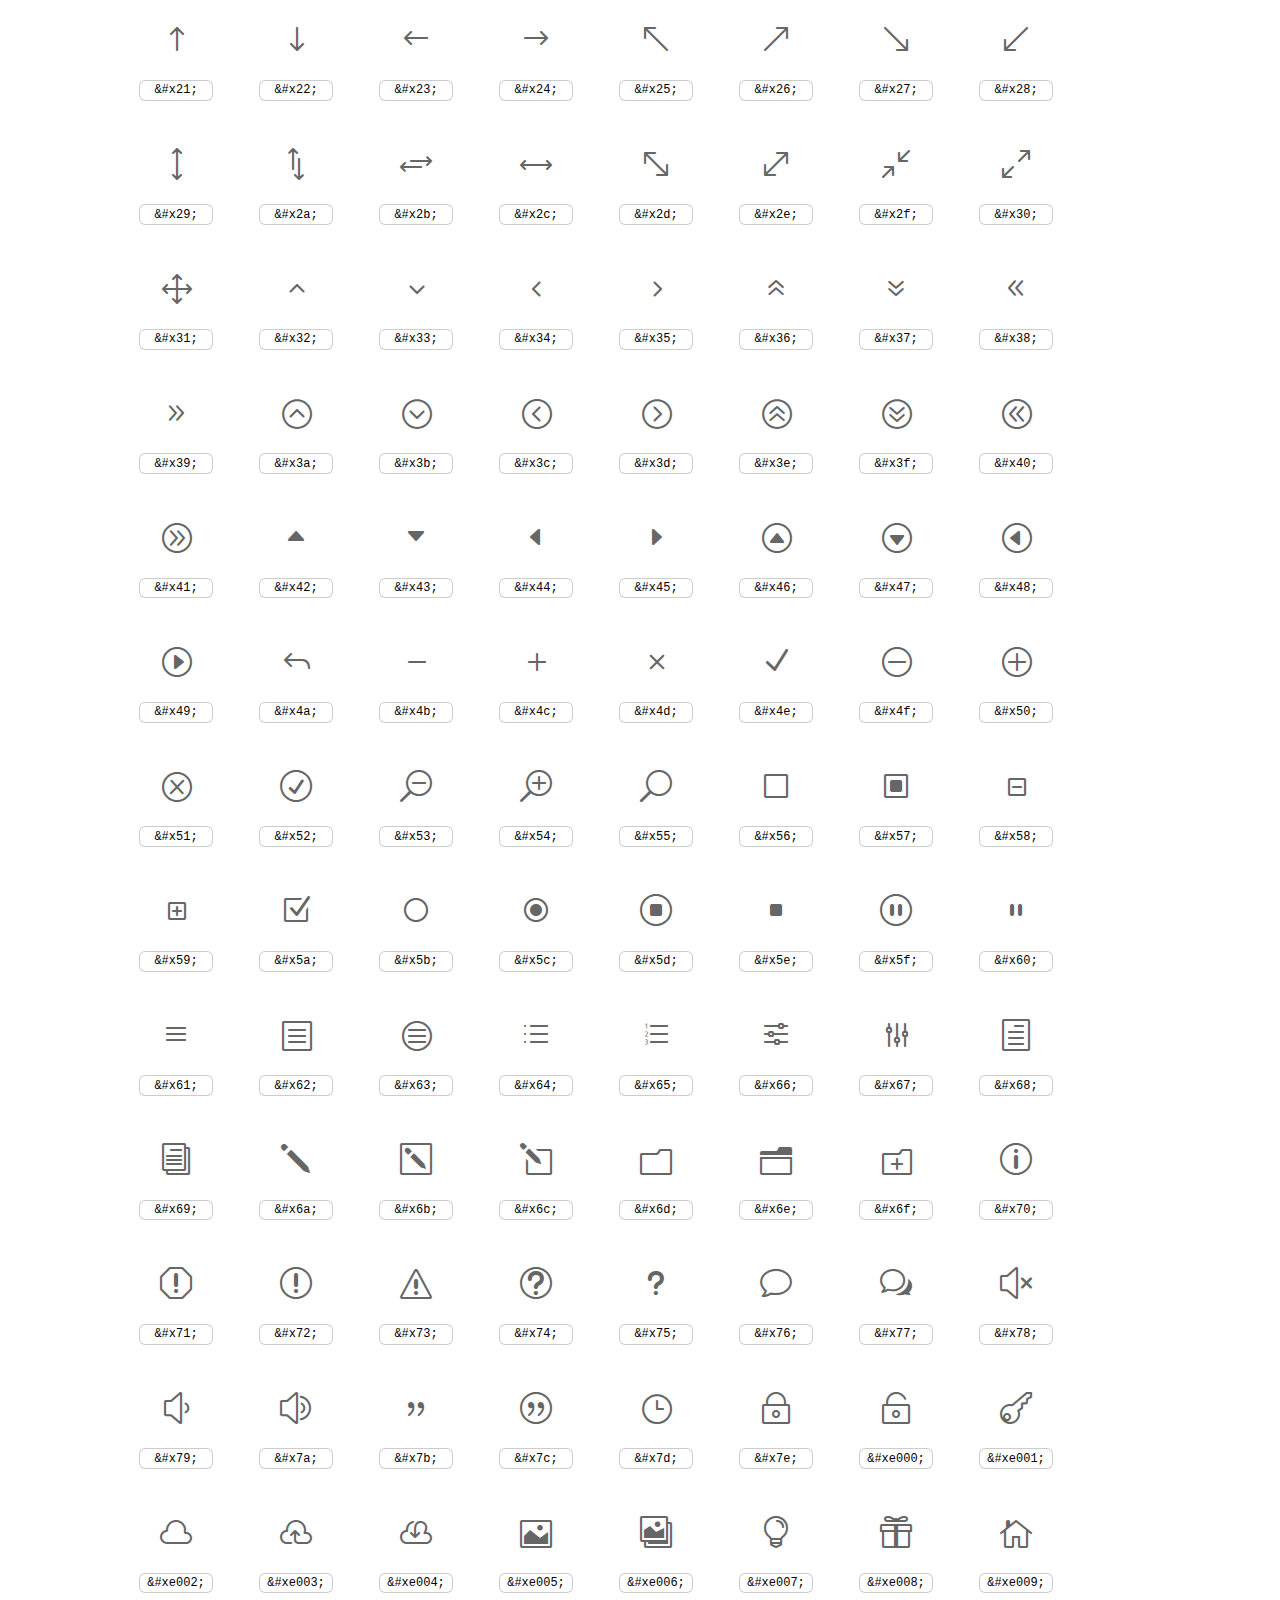
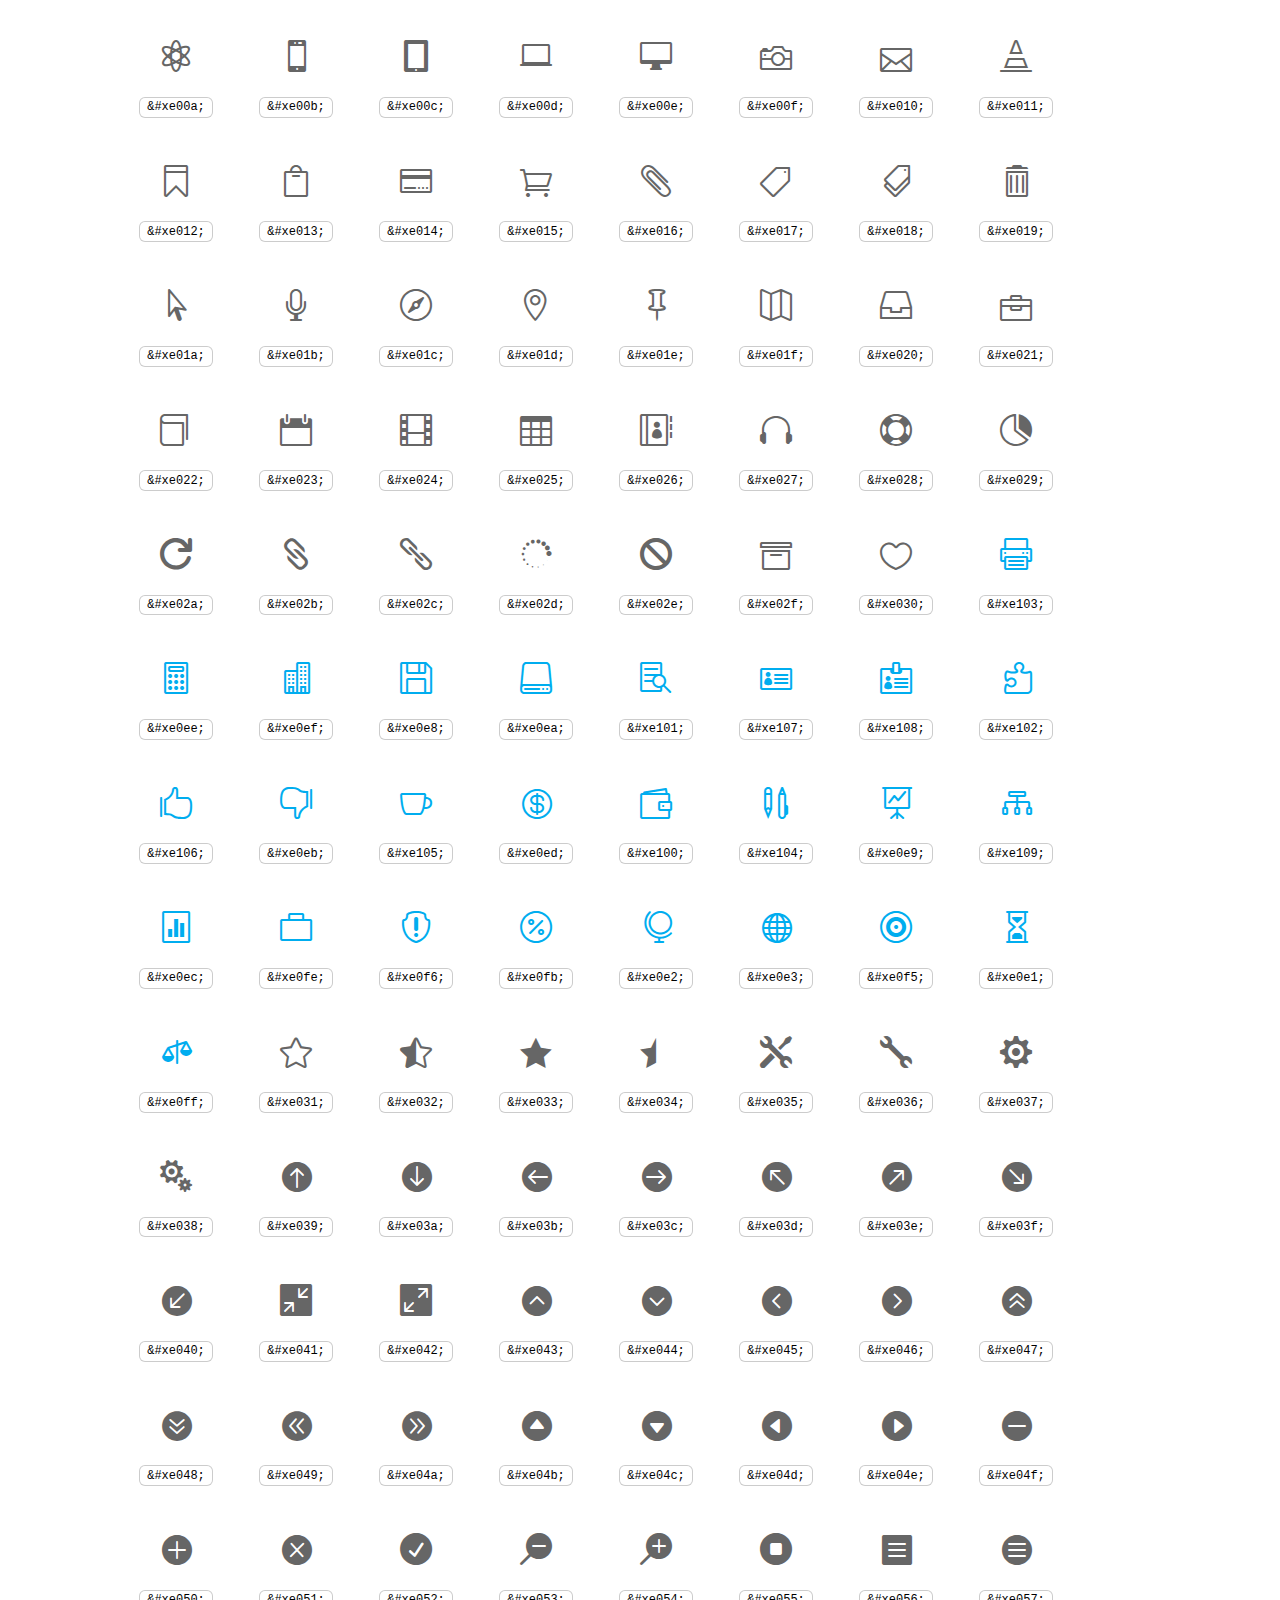
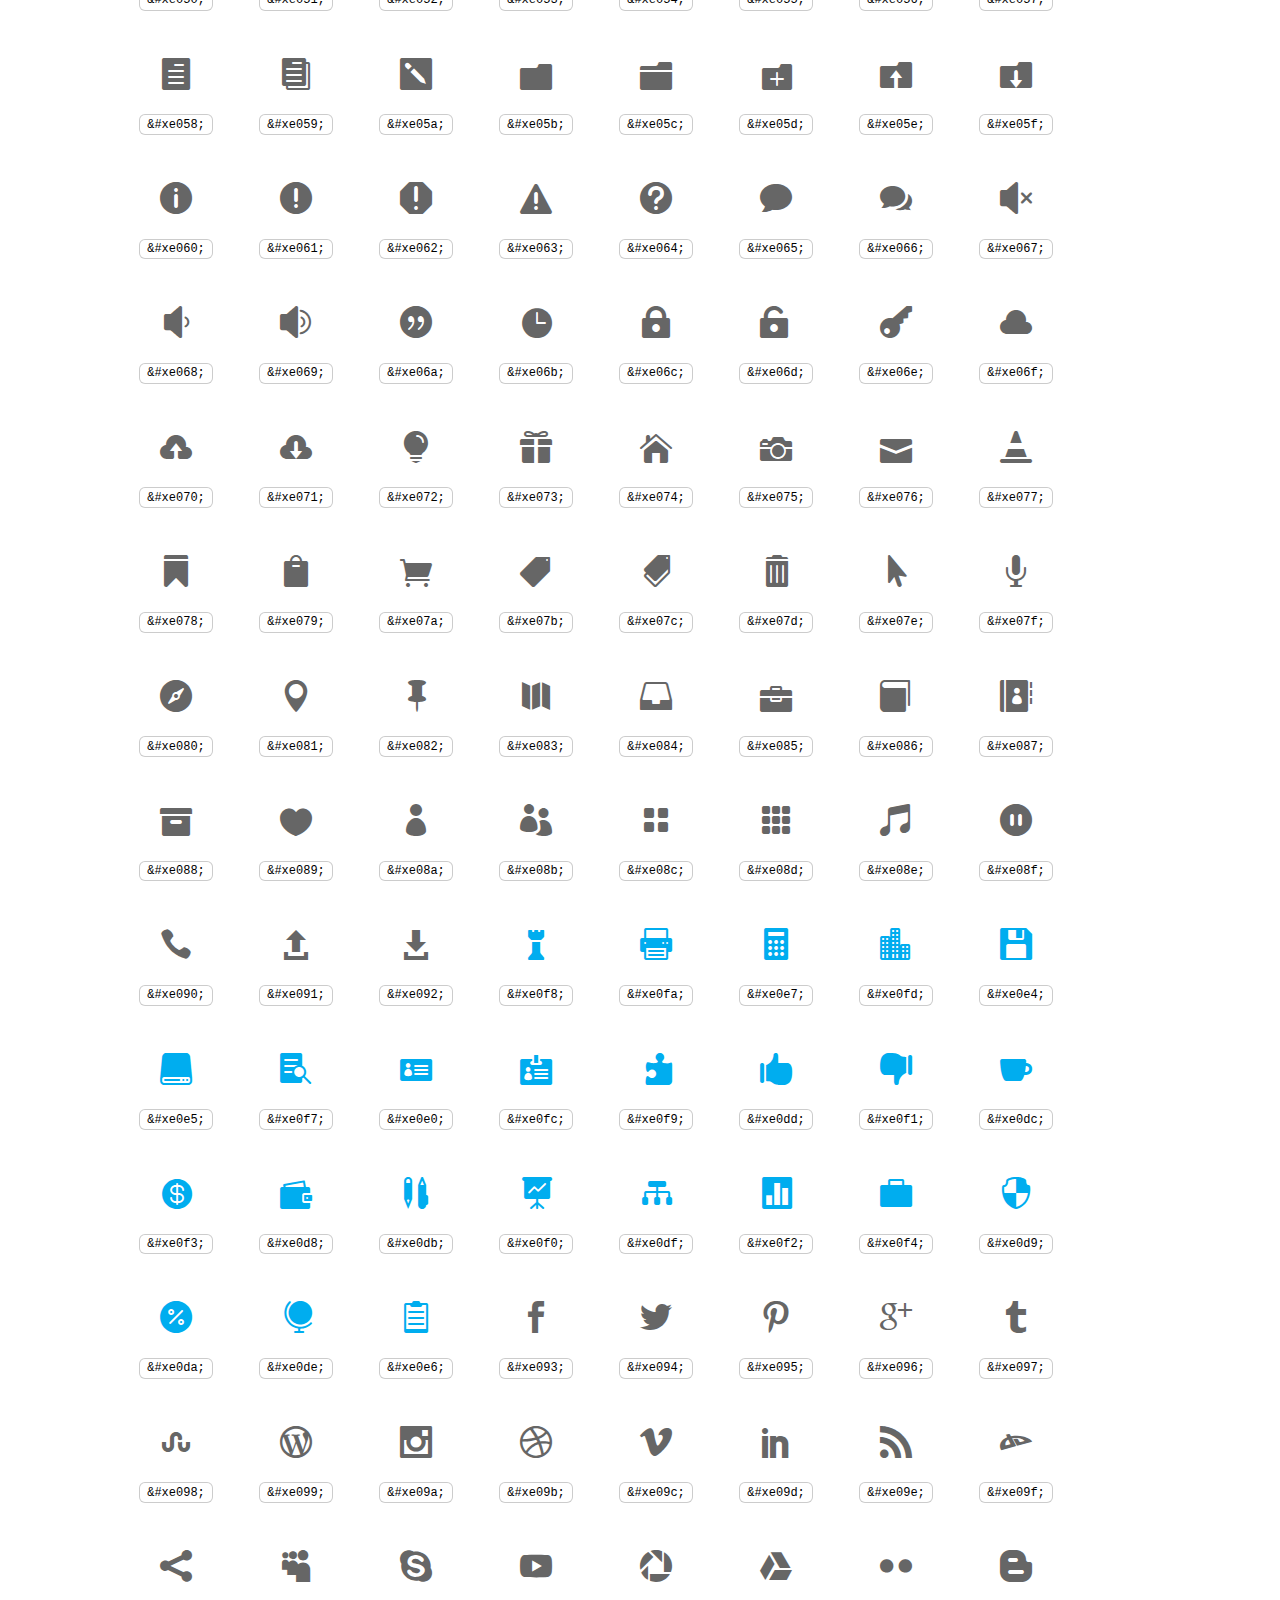
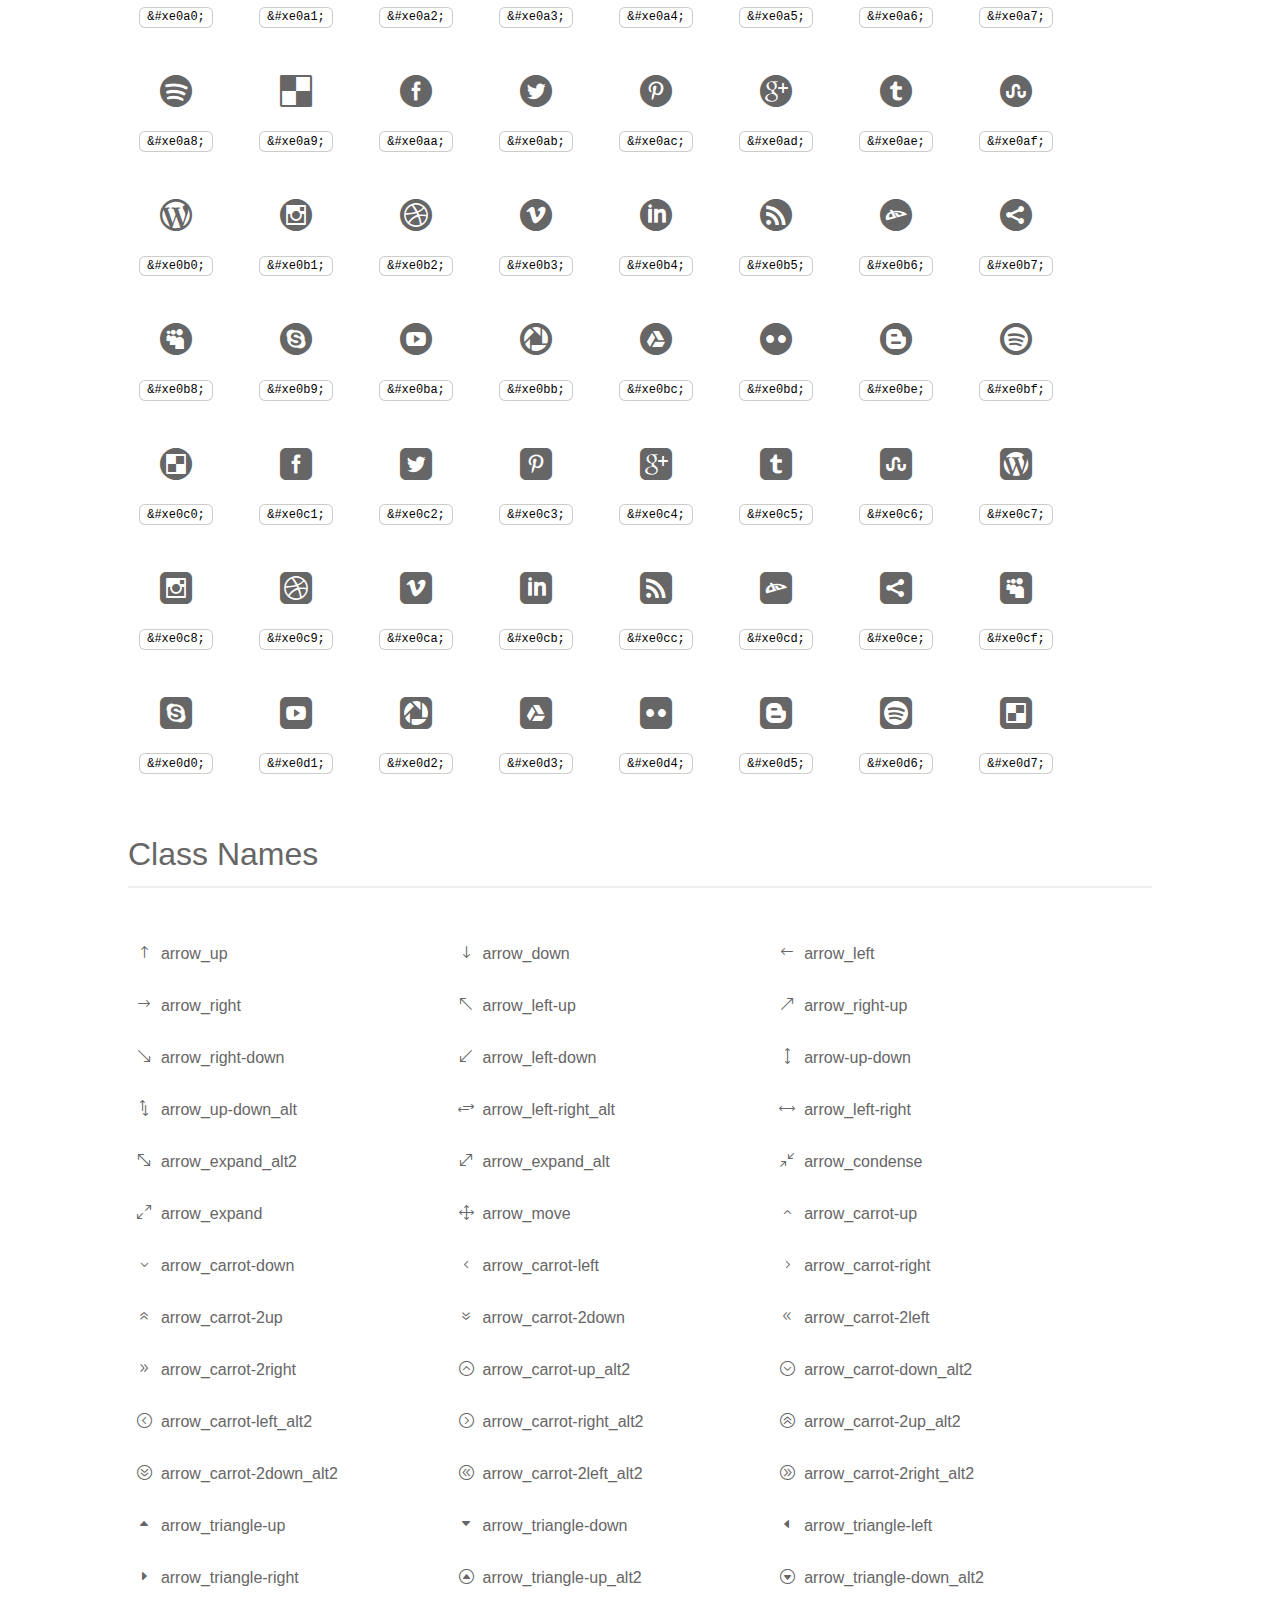
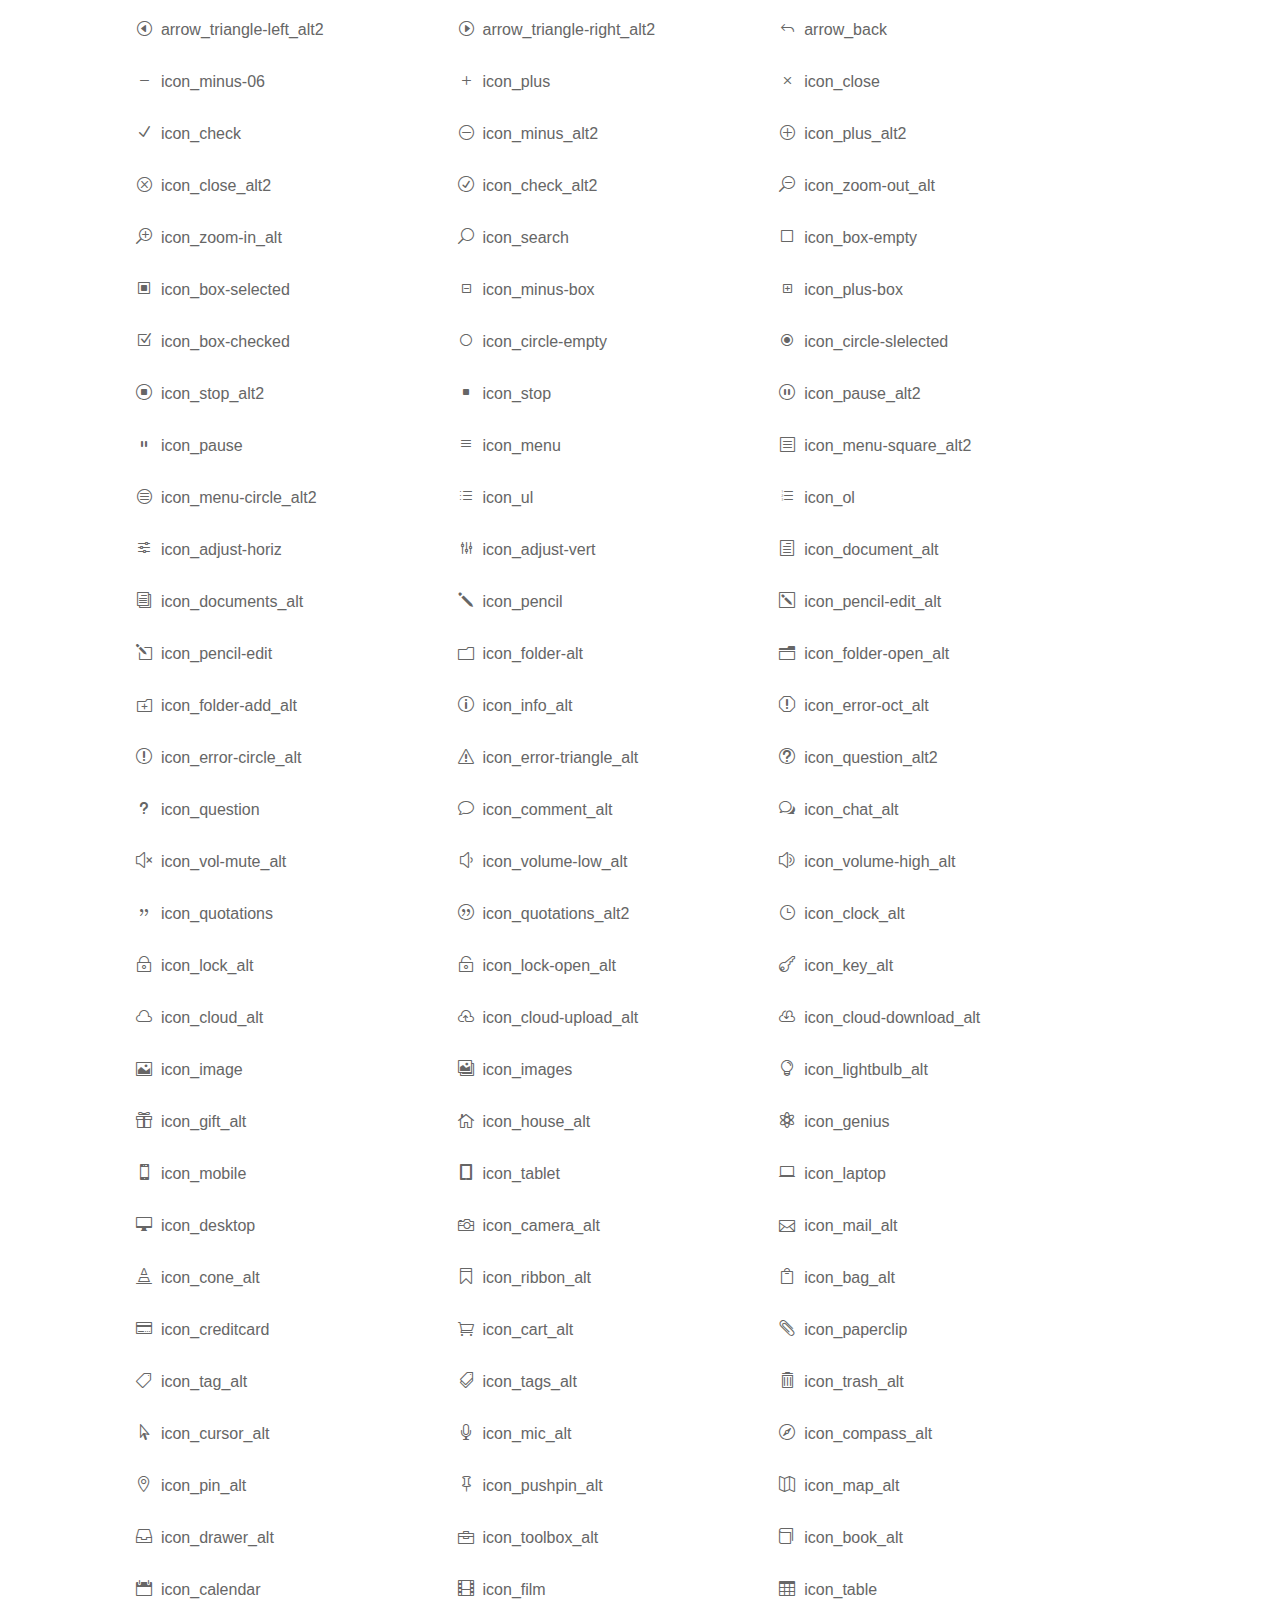
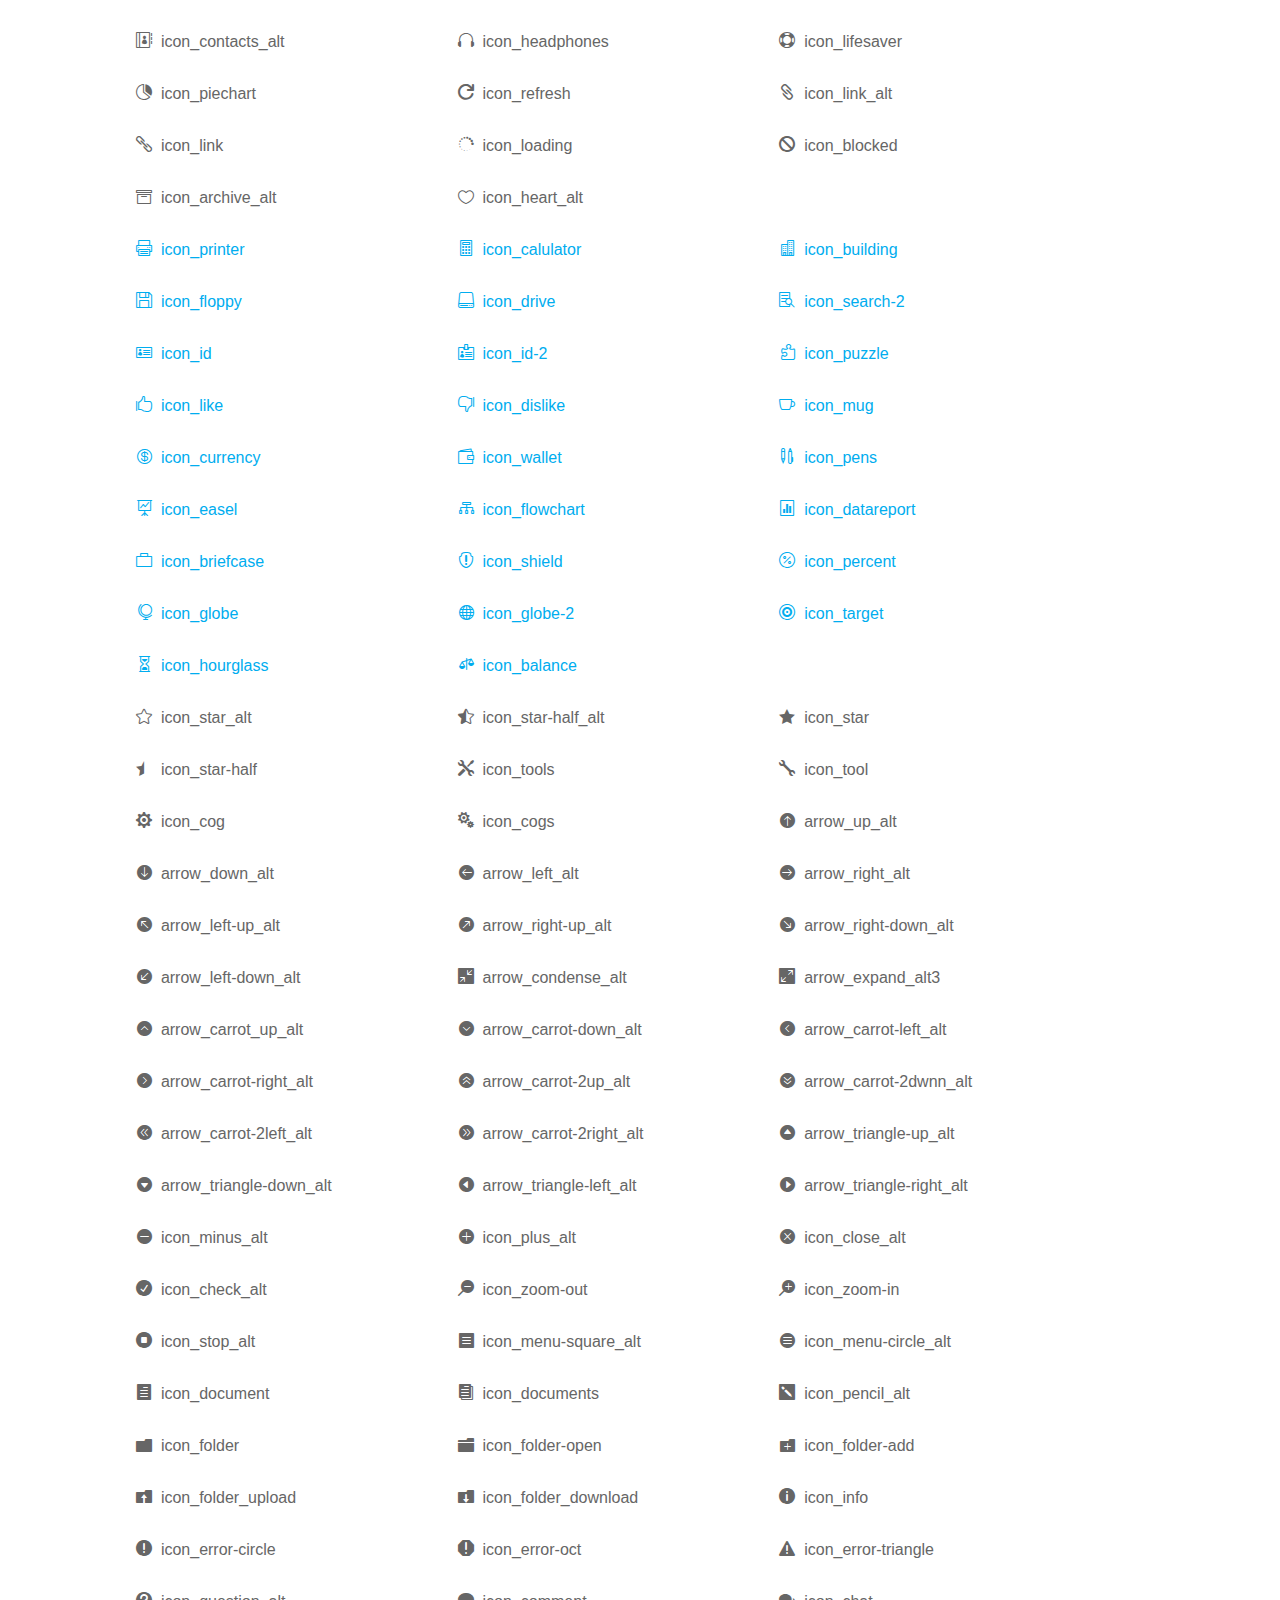
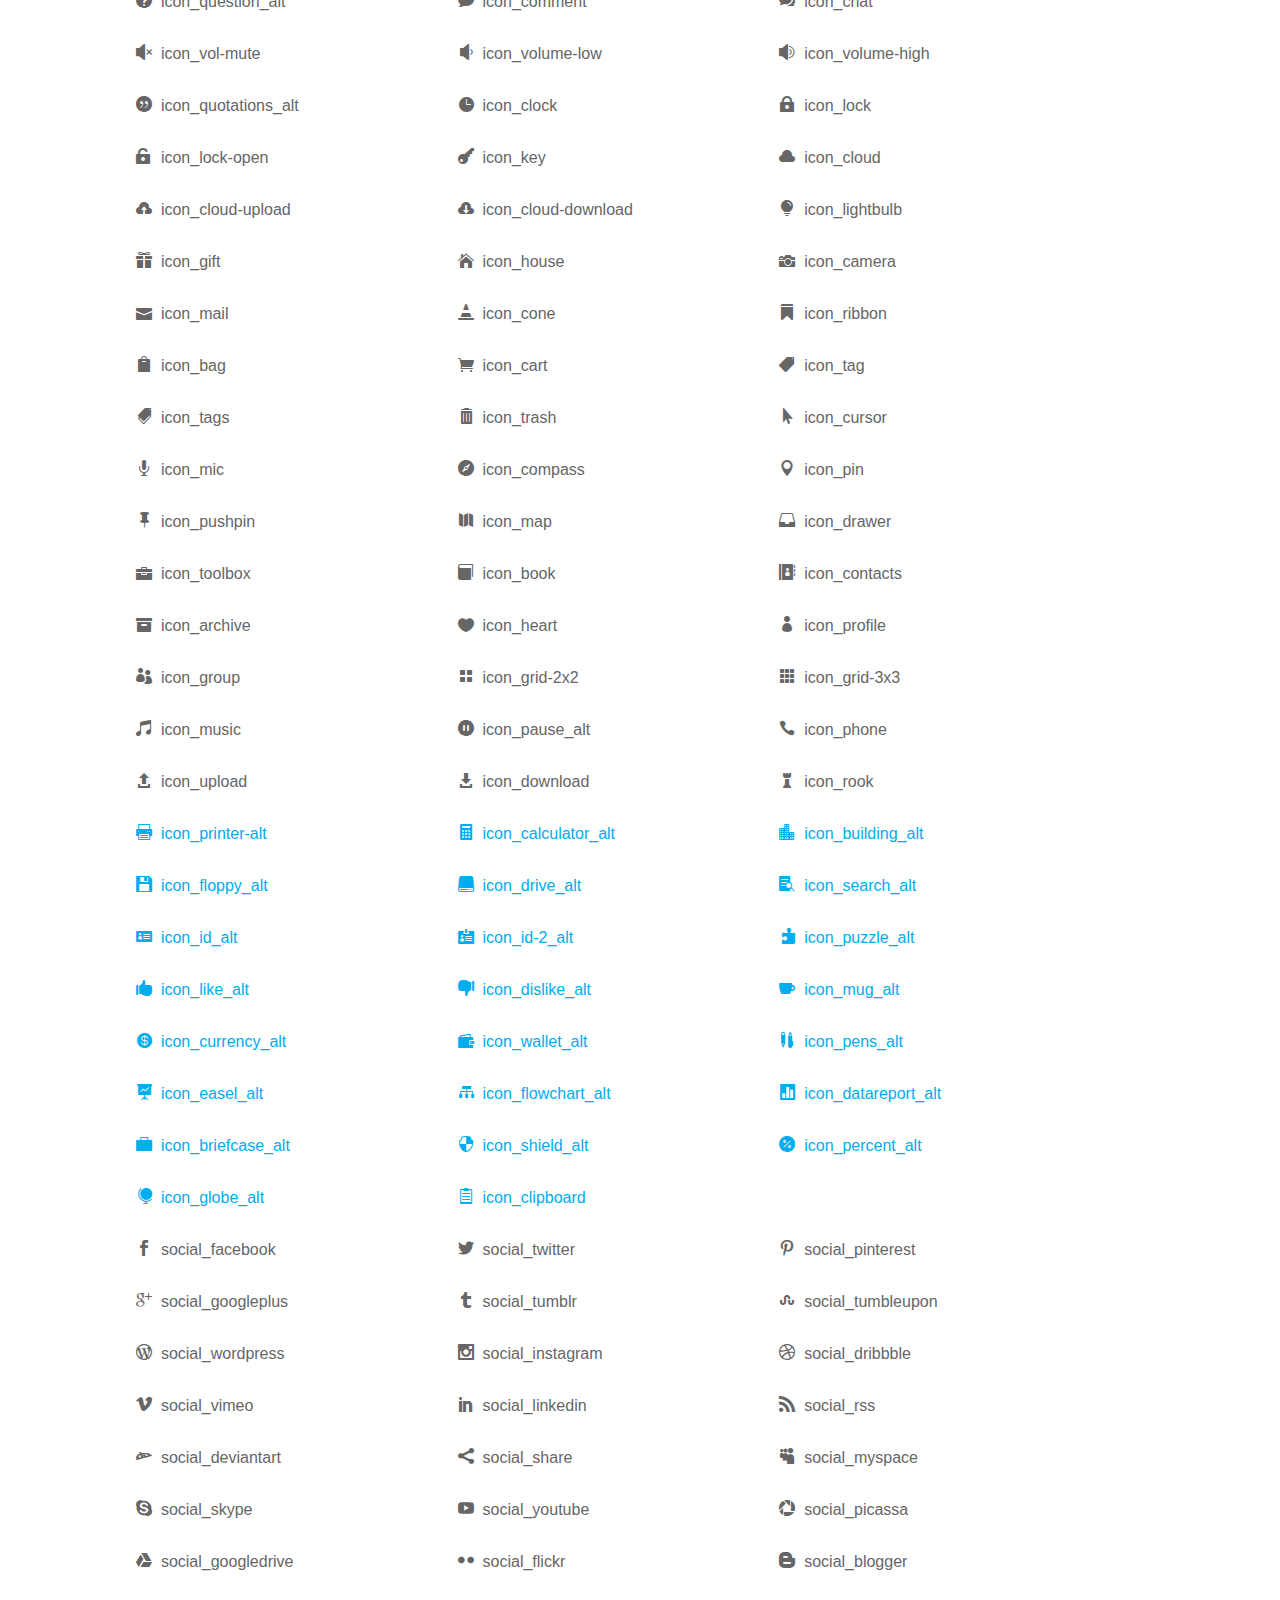
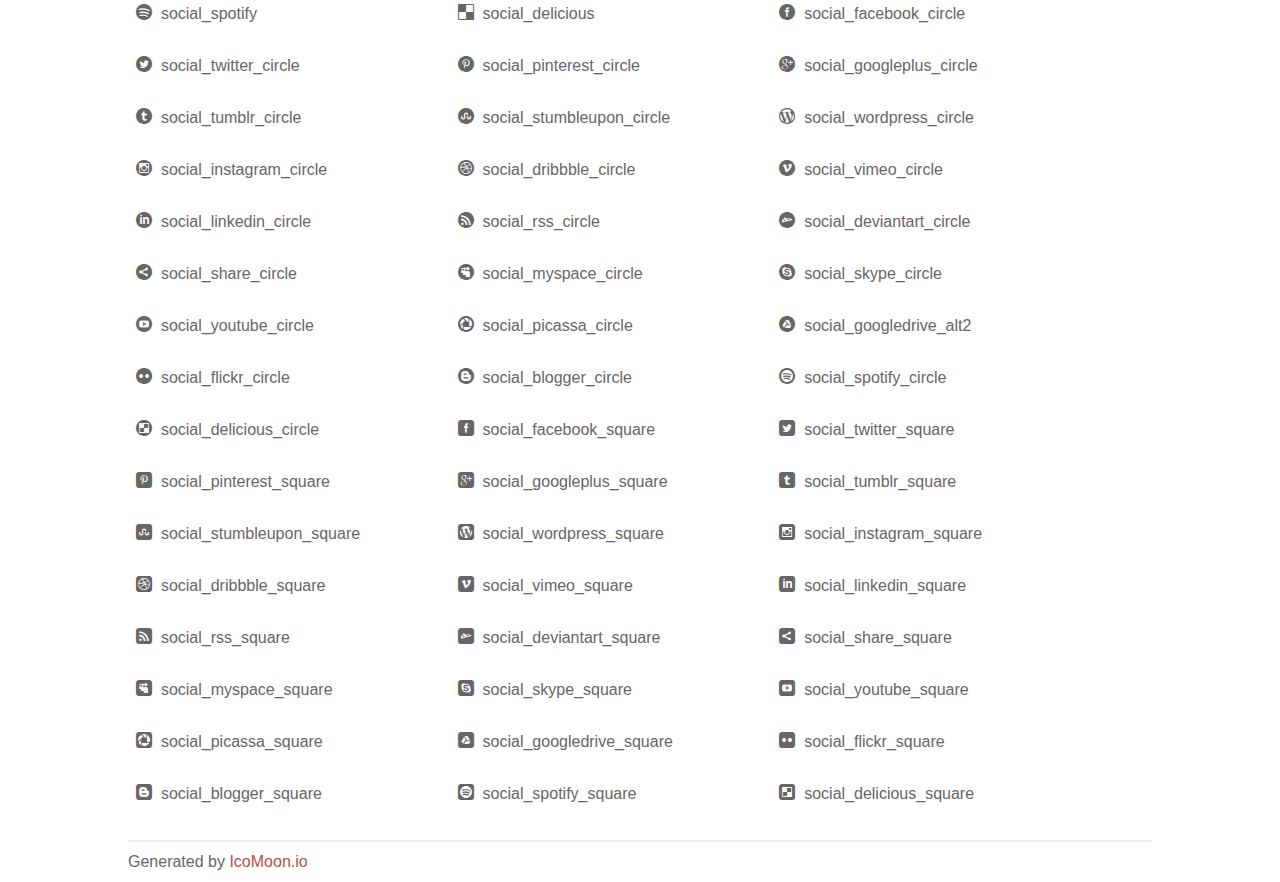
<file: fonts/elegant_font/HTML_CSS/index.html>
<!doctype html>
<html>
<head>
<title>Your Font/Glyphs</title>
<link rel="stylesheet" href="style.css" >
<!--[if lte IE 7]><script src="lte-ie7.js"></script><![endif]-->
<style>
	section, header, footer {display: block;}
	body {
		font-family: sans-serif;
		color: #666;
		line-height: 1.5;
		font-size: 1em;
	}
	* {
		-moz-box-sizing: border-box;
		-webkit-box-sizing: border-box;
		box-sizing: border-box;
		margin: 0;
		padding: 0;
	}
	.glyph {
		float: left;
		text-align: center;
		padding: .75em;
		margin: .4em 1.5em .75em 0;
		width: 6em;
		text-shadow: none;
	}
	
	.glyph input {
		font-family: consolas, monospace;
		font-size: 12px;
		width: 100%;
		text-align: center;
		border: 0;
		box-shadow: 0 0 0 1px #ccc;
		padding: .2em;
                -moz-border-radius: 5px;
                -webkit-border-radius: 5px;
	}
	
	

	.new {
		color:#00adef !important;
	}

	
	.w-main {
		width: 80%;
	}
	.centered {
		margin-left: auto;
		margin-right: auto;
	}
	.fs1 {
		font-size: 2em;
	}
	header {
		margin: 2em 0;
		padding-bottom: .5em;
		color: #666;
		box-shadow: 0 2px #eee;
	}
	header h1 {
		font-size: 2em;
		font-weight: normal;
	}
	.clearfix:before, .clearfix:after { content: ""; display: table; }
	.clearfix:after, .clear { clear: both; }
	footer {
		margin-top: 2em;
		padding: .5em 0;
		box-shadow: 0 -2px #eee;
	}
	a, a:visited {
		color: #B35047;
		text-decoration: none;
	}
	a:hover, a:focus {color: #000;}
	
	.box1 {
		font-size: 16px;
		display: inline-block;
		width: 30%;
		padding: .25em .5em;
		margin: 20px 10px 0 0;
	}
</style>
</head>
<body>
	<div class="w-main centered">
	<section class="mtm clearfix" id="glyphs">
	<div class="glyph">
		<div class="fs1" aria-hidden="true" data-icon="&#x21;"></div>
		<input type="text" readonly value="&amp;#x21;" >
	</div>
	<div class="glyph">
		<div class="fs1" aria-hidden="true" data-icon="&#x22;"></div>
		<input type="text" readonly value="&amp;#x22;" >
	</div>
	<div class="glyph">
		<div class="fs1" aria-hidden="true" data-icon="&#x23;"></div>
		<input type="text" readonly value="&amp;#x23;" >
	</div>
	<div class="glyph">
		<div class="fs1" aria-hidden="true" data-icon="&#x24;"></div>
		<input type="text" readonly value="&amp;#x24;" >
	</div>
	<div class="glyph">
		<div class="fs1" aria-hidden="true" data-icon="&#x25;"></div>
		<input type="text" readonly value="&amp;#x25;" >
	</div>
	<div class="glyph">
		<div class="fs1" aria-hidden="true" data-icon="&#x26;"></div>
		<input type="text" readonly value="&amp;#x26;" >
	</div>
	<div class="glyph">
		<div class="fs1" aria-hidden="true" data-icon="&#x27;"></div>
		<input type="text" readonly value="&amp;#x27;" >
	</div>
	<div class="glyph">
		<div class="fs1" aria-hidden="true" data-icon="&#x28;"></div>
		<input type="text" readonly value="&amp;#x28;" >
	</div>
	<div class="glyph">
		<div class="fs1" aria-hidden="true" data-icon="&#x29;"></div>
		<input type="text" readonly value="&amp;#x29;" >
	</div>
	<div class="glyph">
		<div class="fs1" aria-hidden="true" data-icon="&#x2a;"></div>
		<input type="text" readonly value="&amp;#x2a;" >
	</div>
	<div class="glyph">
		<div class="fs1" aria-hidden="true" data-icon="&#x2b;"></div>
		<input type="text" readonly value="&amp;#x2b;" >
	</div>
	<div class="glyph">
		<div class="fs1" aria-hidden="true" data-icon="&#x2c;"></div>
		<input type="text" readonly value="&amp;#x2c;" >
	</div>
	<div class="glyph">
		<div class="fs1" aria-hidden="true" data-icon="&#x2d;"></div>
		<input type="text" readonly value="&amp;#x2d;" >
	</div>
	<div class="glyph">
		<div class="fs1" aria-hidden="true" data-icon="&#x2e;"></div>
		<input type="text" readonly value="&amp;#x2e;" >
	</div>
	<div class="glyph">
		<div class="fs1" aria-hidden="true" data-icon="&#x2f;"></div>
		<input type="text" readonly value="&amp;#x2f;" >
	</div>
	<div class="glyph">
		<div class="fs1" aria-hidden="true" data-icon="&#x30;"></div>
		<input type="text" readonly value="&amp;#x30;" >
	</div>
	<div class="glyph">
		<div class="fs1" aria-hidden="true" data-icon="&#x31;"></div>
		<input type="text" readonly value="&amp;#x31;" >
	</div>
	<div class="glyph">
		<div class="fs1" aria-hidden="true" data-icon="&#x32;"></div>
		<input type="text" readonly value="&amp;#x32;" >
	</div>
	<div class="glyph">
		<div class="fs1" aria-hidden="true" data-icon="&#x33;"></div>
		<input type="text" readonly value="&amp;#x33;" >
	</div>
	<div class="glyph">
		<div class="fs1" aria-hidden="true" data-icon="&#x34;"></div>
		<input type="text" readonly value="&amp;#x34;" >
	</div>
	<div class="glyph">
		<div class="fs1" aria-hidden="true" data-icon="&#x35;"></div>
		<input type="text" readonly value="&amp;#x35;" >
	</div>
	<div class="glyph">
		<div class="fs1" aria-hidden="true" data-icon="&#x36;"></div>
		<input type="text" readonly value="&amp;#x36;" >
	</div>
	<div class="glyph">
		<div class="fs1" aria-hidden="true" data-icon="&#x37;"></div>
		<input type="text" readonly value="&amp;#x37;" >
	</div>
	<div class="glyph">
		<div class="fs1" aria-hidden="true" data-icon="&#x38;"></div>
		<input type="text" readonly value="&amp;#x38;" >
	</div>
	<div class="glyph">
		<div class="fs1" aria-hidden="true" data-icon="&#x39;"></div>
		<input type="text" readonly value="&amp;#x39;" >
	</div>
	<div class="glyph">
		<div class="fs1" aria-hidden="true" data-icon="&#x3a;"></div>
		<input type="text" readonly value="&amp;#x3a;" >
	</div>
	<div class="glyph">
		<div class="fs1" aria-hidden="true" data-icon="&#x3b;"></div>
		<input type="text" readonly value="&amp;#x3b;" >
	</div>
	<div class="glyph">
		<div class="fs1" aria-hidden="true" data-icon="&#x3c;"></div>
		<input type="text" readonly value="&amp;#x3c;" >
	</div>
	<div class="glyph">
		<div class="fs1" aria-hidden="true" data-icon="&#x3d;"></div>
		<input type="text" readonly value="&amp;#x3d;" >
	</div>
	<div class="glyph">
		<div class="fs1" aria-hidden="true" data-icon="&#x3e;"></div>
		<input type="text" readonly value="&amp;#x3e;" >
	</div>
	<div class="glyph">
		<div class="fs1" aria-hidden="true" data-icon="&#x3f;"></div>
		<input type="text" readonly value="&amp;#x3f;" >
	</div>
	<div class="glyph">
		<div class="fs1" aria-hidden="true" data-icon="&#x40;"></div>
		<input type="text" readonly value="&amp;#x40;" >
	</div>
	<div class="glyph">
		<div class="fs1" aria-hidden="true" data-icon="&#x41;"></div>
		<input type="text" readonly value="&amp;#x41;" >
	</div>
	<div class="glyph">
		<div class="fs1" aria-hidden="true" data-icon="&#x42;"></div>
		<input type="text" readonly value="&amp;#x42;" >
	</div>
	<div class="glyph">
		<div class="fs1" aria-hidden="true" data-icon="&#x43;"></div>
		<input type="text" readonly value="&amp;#x43;" >
	</div>
	<div class="glyph">
		<div class="fs1" aria-hidden="true" data-icon="&#x44;"></div>
		<input type="text" readonly value="&amp;#x44;" >
	</div>
	<div class="glyph">
		<div class="fs1" aria-hidden="true" data-icon="&#x45;"></div>
		<input type="text" readonly value="&amp;#x45;" >
	</div>
	<div class="glyph">
		<div class="fs1" aria-hidden="true" data-icon="&#x46;"></div>
		<input type="text" readonly value="&amp;#x46;" >
	</div>
	<div class="glyph">
		<div class="fs1" aria-hidden="true" data-icon="&#x47;"></div>
		<input type="text" readonly value="&amp;#x47;" >
	</div>
	<div class="glyph">
		<div class="fs1" aria-hidden="true" data-icon="&#x48;"></div>
		<input type="text" readonly value="&amp;#x48;" >
	</div>
	<div class="glyph">
		<div class="fs1" aria-hidden="true" data-icon="&#x49;"></div>
		<input type="text" readonly value="&amp;#x49;" >
	</div>
	<div class="glyph">
		<div class="fs1" aria-hidden="true" data-icon="&#x4a;"></div>
		<input type="text" readonly value="&amp;#x4a;" >
	</div>
	<div class="glyph">
		<div class="fs1" aria-hidden="true" data-icon="&#x4b;"></div>
		<input type="text" readonly value="&amp;#x4b;" >
	</div>
	<div class="glyph">
		<div class="fs1" aria-hidden="true" data-icon="&#x4c;"></div>
		<input type="text" readonly value="&amp;#x4c;" >
	</div>
	<div class="glyph">
		<div class="fs1" aria-hidden="true" data-icon="&#x4d;"></div>
		<input type="text" readonly value="&amp;#x4d;" >
	</div>
	<div class="glyph">
		<div class="fs1" aria-hidden="true" data-icon="&#x4e;"></div>
		<input type="text" readonly value="&amp;#x4e;" >
	</div>
	<div class="glyph">
		<div class="fs1" aria-hidden="true" data-icon="&#x4f;"></div>
		<input type="text" readonly value="&amp;#x4f;" >
	</div>
	<div class="glyph">
		<div class="fs1" aria-hidden="true" data-icon="&#x50;"></div>
		<input type="text" readonly value="&amp;#x50;" >
	</div>
	<div class="glyph">
		<div class="fs1" aria-hidden="true" data-icon="&#x51;"></div>
		<input type="text" readonly value="&amp;#x51;" >
	</div>
	<div class="glyph">
		<div class="fs1" aria-hidden="true" data-icon="&#x52;"></div>
		<input type="text" readonly value="&amp;#x52;" >
	</div>
	<div class="glyph">
		<div class="fs1" aria-hidden="true" data-icon="&#x53;"></div>
		<input type="text" readonly value="&amp;#x53;" >
	</div>
	<div class="glyph">
		<div class="fs1" aria-hidden="true" data-icon="&#x54;"></div>
		<input type="text" readonly value="&amp;#x54;" >
	</div>
	<div class="glyph">
		<div class="fs1" aria-hidden="true" data-icon="&#x55;"></div>
		<input type="text" readonly value="&amp;#x55;" >
	</div>
	<div class="glyph">
		<div class="fs1" aria-hidden="true" data-icon="&#x56;"></div>
		<input type="text" readonly value="&amp;#x56;" >
	</div>
	<div class="glyph">
		<div class="fs1" aria-hidden="true" data-icon="&#x57;"></div>
		<input type="text" readonly value="&amp;#x57;" >
	</div>
	<div class="glyph">
		<div class="fs1" aria-hidden="true" data-icon="&#x58;"></div>
		<input type="text" readonly value="&amp;#x58;" >
	</div>
	<div class="glyph">
		<div class="fs1" aria-hidden="true" data-icon="&#x59;"></div>
		<input type="text" readonly value="&amp;#x59;" >
	</div>
	<div class="glyph">
		<div class="fs1" aria-hidden="true" data-icon="&#x5a;"></div>
		<input type="text" readonly value="&amp;#x5a;" >
	</div>
	<div class="glyph">
		<div class="fs1" aria-hidden="true" data-icon="&#x5b;"></div>
		<input type="text" readonly value="&amp;#x5b;" >
	</div>
	<div class="glyph">
		<div class="fs1" aria-hidden="true" data-icon="&#x5c;"></div>
		<input type="text" readonly value="&amp;#x5c;" >
	</div>
	<div class="glyph">
		<div class="fs1" aria-hidden="true" data-icon="&#x5d;"></div>
		<input type="text" readonly value="&amp;#x5d;" >
	</div>
	<div class="glyph">
		<div class="fs1" aria-hidden="true" data-icon="&#x5e;"></div>
		<input type="text" readonly value="&amp;#x5e;" >
	</div>
	<div class="glyph">
		<div class="fs1" aria-hidden="true" data-icon="&#x5f;"></div>
		<input type="text" readonly value="&amp;#x5f;" >
	</div>
	<div class="glyph">
		<div class="fs1" aria-hidden="true" data-icon="&#x60;"></div>
		<input type="text" readonly value="&amp;#x60;" >
	</div>
	<div class="glyph">
		<div class="fs1" aria-hidden="true" data-icon="&#x61;"></div>
		<input type="text" readonly value="&amp;#x61;" >
	</div>
	<div class="glyph">
		<div class="fs1" aria-hidden="true" data-icon="&#x62;"></div>
		<input type="text" readonly value="&amp;#x62;" >
	</div>
	<div class="glyph">
		<div class="fs1" aria-hidden="true" data-icon="&#x63;"></div>
		<input type="text" readonly value="&amp;#x63;" >
	</div>
	<div class="glyph">
		<div class="fs1" aria-hidden="true" data-icon="&#x64;"></div>
		<input type="text" readonly value="&amp;#x64;" >
	</div>
	<div class="glyph">
		<div class="fs1" aria-hidden="true" data-icon="&#x65;"></div>
		<input type="text" readonly value="&amp;#x65;" >
	</div>
	<div class="glyph">
		<div class="fs1" aria-hidden="true" data-icon="&#x66;"></div>
		<input type="text" readonly value="&amp;#x66;" >
	</div>
	<div class="glyph">
		<div class="fs1" aria-hidden="true" data-icon="&#x67;"></div>
		<input type="text" readonly value="&amp;#x67;" >
	</div>
	<div class="glyph">
		<div class="fs1" aria-hidden="true" data-icon="&#x68;"></div>
		<input type="text" readonly value="&amp;#x68;" >
	</div>
	<div class="glyph">
		<div class="fs1" aria-hidden="true" data-icon="&#x69;"></div>
		<input type="text" readonly value="&amp;#x69;" >
	</div>
	<div class="glyph">
		<div class="fs1" aria-hidden="true" data-icon="&#x6a;"></div>
		<input type="text" readonly value="&amp;#x6a;" >
	</div>
	<div class="glyph">
		<div class="fs1" aria-hidden="true" data-icon="&#x6b;"></div>
		<input type="text" readonly value="&amp;#x6b;" >
	</div>
	<div class="glyph">
		<div class="fs1" aria-hidden="true" data-icon="&#x6c;"></div>
		<input type="text" readonly value="&amp;#x6c;" >
	</div>
	<div class="glyph">
		<div class="fs1" aria-hidden="true" data-icon="&#x6d;"></div>
		<input type="text" readonly value="&amp;#x6d;" >
	</div>
	<div class="glyph">
		<div class="fs1" aria-hidden="true" data-icon="&#x6e;"></div>
		<input type="text" readonly value="&amp;#x6e;" >
	</div>
	<div class="glyph">
		<div class="fs1" aria-hidden="true" data-icon="&#x6f;"></div>
		<input type="text" readonly value="&amp;#x6f;" >
	</div>
	<div class="glyph">
		<div class="fs1" aria-hidden="true" data-icon="&#x70;"></div>
		<input type="text" readonly value="&amp;#x70;" >
	</div>
	<div class="glyph">
		<div class="fs1" aria-hidden="true" data-icon="&#x71;"></div>
		<input type="text" readonly value="&amp;#x71;" >
	</div>
	<div class="glyph">
		<div class="fs1" aria-hidden="true" data-icon="&#x72;"></div>
		<input type="text" readonly value="&amp;#x72;" >
	</div>
	<div class="glyph">
		<div class="fs1" aria-hidden="true" data-icon="&#x73;"></div>
		<input type="text" readonly value="&amp;#x73;" >
	</div>
	<div class="glyph">
		<div class="fs1" aria-hidden="true" data-icon="&#x74;"></div>
		<input type="text" readonly value="&amp;#x74;" >
	</div>
	<div class="glyph">
		<div class="fs1" aria-hidden="true" data-icon="&#x75;"></div>
		<input type="text" readonly value="&amp;#x75;" >
	</div>
	<div class="glyph">
		<div class="fs1" aria-hidden="true" data-icon="&#x76;"></div>
		<input type="text" readonly value="&amp;#x76;" >
	</div>
	<div class="glyph">
		<div class="fs1" aria-hidden="true" data-icon="&#x77;"></div>
		<input type="text" readonly value="&amp;#x77;" >
	</div>
	<div class="glyph">
		<div class="fs1" aria-hidden="true" data-icon="&#x78;"></div>
		<input type="text" readonly value="&amp;#x78;" >
	</div>
	<div class="glyph">
		<div class="fs1" aria-hidden="true" data-icon="&#x79;"></div>
		<input type="text" readonly value="&amp;#x79;" >
	</div>
	<div class="glyph">
		<div class="fs1" aria-hidden="true" data-icon="&#x7a;"></div>
		<input type="text" readonly value="&amp;#x7a;" >
	</div>
	<div class="glyph">
		<div class="fs1" aria-hidden="true" data-icon="&#x7b;"></div>
		<input type="text" readonly value="&amp;#x7b;" >
	</div>
	<div class="glyph">
		<div class="fs1" aria-hidden="true" data-icon="&#x7c;"></div>
		<input type="text" readonly value="&amp;#x7c;" >
	</div>
	<div class="glyph">
		<div class="fs1" aria-hidden="true" data-icon="&#x7d;"></div>
		<input type="text" readonly value="&amp;#x7d;" >
	</div>
	<div class="glyph">
		<div class="fs1" aria-hidden="true" data-icon="&#x7e;"></div>
		<input type="text" readonly value="&amp;#x7e;" >
	</div>
	<div class="glyph">
		<div class="fs1" aria-hidden="true" data-icon="&#xe000;"></div>
		<input type="text" readonly value="&amp;#xe000;" >
	</div>
	<div class="glyph">
		<div class="fs1" aria-hidden="true" data-icon="&#xe001;"></div>
		<input type="text" readonly value="&amp;#xe001;" >
	</div>
	<div class="glyph">
		<div class="fs1" aria-hidden="true" data-icon="&#xe002;"></div>
		<input type="text" readonly value="&amp;#xe002;" >
	</div>
	<div class="glyph">
		<div class="fs1" aria-hidden="true" data-icon="&#xe003;"></div>
		<input type="text" readonly value="&amp;#xe003;" >
	</div>
	<div class="glyph">
		<div class="fs1" aria-hidden="true" data-icon="&#xe004;"></div>
		<input type="text" readonly value="&amp;#xe004;" >
	</div>
	<div class="glyph">
		<div class="fs1" aria-hidden="true" data-icon="&#xe005;"></div>
		<input type="text" readonly value="&amp;#xe005;" >
	</div>
	<div class="glyph">
		<div class="fs1" aria-hidden="true" data-icon="&#xe006;"></div>
		<input type="text" readonly value="&amp;#xe006;" >
	</div>
	<div class="glyph">
		<div class="fs1" aria-hidden="true" data-icon="&#xe007;"></div>
		<input type="text" readonly value="&amp;#xe007;" >
	</div>
	<div class="glyph">
		<div class="fs1" aria-hidden="true" data-icon="&#xe008;"></div>
		<input type="text" readonly value="&amp;#xe008;" >
	</div>
	<div class="glyph">
		<div class="fs1" aria-hidden="true" data-icon="&#xe009;"></div>
		<input type="text" readonly value="&amp;#xe009;" >
	</div>
	<div class="glyph">
		<div class="fs1" aria-hidden="true" data-icon="&#xe00a;"></div>
		<input type="text" readonly value="&amp;#xe00a;" >
	</div>
	<div class="glyph">
		<div class="fs1" aria-hidden="true" data-icon="&#xe00b;"></div>
		<input type="text" readonly value="&amp;#xe00b;" >
	</div>
	<div class="glyph">
		<div class="fs1" aria-hidden="true" data-icon="&#xe00c;"></div>
		<input type="text" readonly value="&amp;#xe00c;" >
	</div>
	<div class="glyph">
		<div class="fs1" aria-hidden="true" data-icon="&#xe00d;"></div>
		<input type="text" readonly value="&amp;#xe00d;" >
	</div>
	<div class="glyph">
		<div class="fs1" aria-hidden="true" data-icon="&#xe00e;"></div>
		<input type="text" readonly value="&amp;#xe00e;" >
	</div>
	<div class="glyph">
		<div class="fs1" aria-hidden="true" data-icon="&#xe00f;"></div>
		<input type="text" readonly value="&amp;#xe00f;" >
	</div>
	<div class="glyph">
		<div class="fs1" aria-hidden="true" data-icon="&#xe010;"></div>
		<input type="text" readonly value="&amp;#xe010;" >
	</div>
	<div class="glyph">
		<div class="fs1" aria-hidden="true" data-icon="&#xe011;"></div>
		<input type="text" readonly value="&amp;#xe011;" >
	</div>
	<div class="glyph">
		<div class="fs1" aria-hidden="true" data-icon="&#xe012;"></div>
		<input type="text" readonly value="&amp;#xe012;" >
	</div>
	<div class="glyph">
		<div class="fs1" aria-hidden="true" data-icon="&#xe013;"></div>
		<input type="text" readonly value="&amp;#xe013;" >
	</div>
	<div class="glyph">
		<div class="fs1" aria-hidden="true" data-icon="&#xe014;"></div>
		<input type="text" readonly value="&amp;#xe014;" >
	</div>
	<div class="glyph">
		<div class="fs1" aria-hidden="true" data-icon="&#xe015;"></div>
		<input type="text" readonly value="&amp;#xe015;" >
	</div>
	<div class="glyph">
		<div class="fs1" aria-hidden="true" data-icon="&#xe016;"></div>
		<input type="text" readonly value="&amp;#xe016;" >
	</div>
	<div class="glyph">
		<div class="fs1" aria-hidden="true" data-icon="&#xe017;"></div>
		<input type="text" readonly value="&amp;#xe017;" >
	</div>
	<div class="glyph">
		<div class="fs1" aria-hidden="true" data-icon="&#xe018;"></div>
		<input type="text" readonly value="&amp;#xe018;" >
	</div>
	<div class="glyph">
		<div class="fs1" aria-hidden="true" data-icon="&#xe019;"></div>
		<input type="text" readonly value="&amp;#xe019;" >
	</div>
	<div class="glyph">
		<div class="fs1" aria-hidden="true" data-icon="&#xe01a;"></div>
		<input type="text" readonly value="&amp;#xe01a;" >
	</div>
	<div class="glyph">
		<div class="fs1" aria-hidden="true" data-icon="&#xe01b;"></div>
		<input type="text" readonly value="&amp;#xe01b;" >
	</div>
	<div class="glyph">
		<div class="fs1" aria-hidden="true" data-icon="&#xe01c;"></div>
		<input type="text" readonly value="&amp;#xe01c;" >
	</div>
	<div class="glyph">
		<div class="fs1" aria-hidden="true" data-icon="&#xe01d;"></div>
		<input type="text" readonly value="&amp;#xe01d;" >
	</div>
	<div class="glyph">
		<div class="fs1" aria-hidden="true" data-icon="&#xe01e;"></div>
		<input type="text" readonly value="&amp;#xe01e;" >
	</div>
	<div class="glyph">
		<div class="fs1" aria-hidden="true" data-icon="&#xe01f;"></div>
		<input type="text" readonly value="&amp;#xe01f;" >
	</div>
	<div class="glyph">
		<div class="fs1" aria-hidden="true" data-icon="&#xe020;"></div>
		<input type="text" readonly value="&amp;#xe020;" >
	</div>
	<div class="glyph">
		<div class="fs1" aria-hidden="true" data-icon="&#xe021;"></div>
		<input type="text" readonly value="&amp;#xe021;" >
	</div>
	<div class="glyph">
		<div class="fs1" aria-hidden="true" data-icon="&#xe022;"></div>
		<input type="text" readonly value="&amp;#xe022;" >
	</div>
	<div class="glyph">
		<div class="fs1" aria-hidden="true" data-icon="&#xe023;"></div>
		<input type="text" readonly value="&amp;#xe023;" >
	</div>
	<div class="glyph">
		<div class="fs1" aria-hidden="true" data-icon="&#xe024;"></div>
		<input type="text" readonly value="&amp;#xe024;" >
	</div>
	<div class="glyph">
		<div class="fs1" aria-hidden="true" data-icon="&#xe025;"></div>
		<input type="text" readonly value="&amp;#xe025;" >
	</div>
	<div class="glyph">
		<div class="fs1" aria-hidden="true" data-icon="&#xe026;"></div>
		<input type="text" readonly value="&amp;#xe026;" >
	</div>
	<div class="glyph">
		<div class="fs1" aria-hidden="true" data-icon="&#xe027;"></div>
		<input type="text" readonly value="&amp;#xe027;" >
	</div>
	<div class="glyph">
		<div class="fs1" aria-hidden="true" data-icon="&#xe028;"></div>
		<input type="text" readonly value="&amp;#xe028;" >
	</div>
	<div class="glyph">
		<div class="fs1" aria-hidden="true" data-icon="&#xe029;"></div>
		<input type="text" readonly value="&amp;#xe029;" >
	</div>
	<div class="glyph">
		<div class="fs1" aria-hidden="true" data-icon="&#xe02a;"></div>
		<input type="text" readonly value="&amp;#xe02a;" >
	</div>
	<div class="glyph">
		<div class="fs1" aria-hidden="true" data-icon="&#xe02b;"></div>
		<input type="text" readonly value="&amp;#xe02b;" >
	</div>
	<div class="glyph">
		<div class="fs1" aria-hidden="true" data-icon="&#xe02c;"></div>
		<input type="text" readonly value="&amp;#xe02c;" >
	</div>
	<div class="glyph">
		<div class="fs1" aria-hidden="true" data-icon="&#xe02d;"></div>
		<input type="text" readonly value="&amp;#xe02d;" >
	</div>
	<div class="glyph">
		<div class="fs1" aria-hidden="true" data-icon="&#xe02e;"></div>
		<input type="text" readonly value="&amp;#xe02e;" >
	</div>
	<div class="glyph">
		<div class="fs1" aria-hidden="true" data-icon="&#xe02f;"></div>
		<input type="text" readonly value="&amp;#xe02f;" >
	</div>
	<div class="glyph">
		<div class="fs1" aria-hidden="true" data-icon="&#xe030;"></div>
		<input type="text" readonly value="&amp;#xe030;" >
	</div>
    
    <div class="new">
    
    <div class="glyph">
		<div class="fs1" aria-hidden="true" data-icon="&#xe103;"></div>
		<input type="text" readonly value="&amp;#xe103;" >
	</div>
	<div class="glyph">
		<div class="fs1" aria-hidden="true" data-icon="&#xe0ee;"></div>
		<input type="text" readonly value="&amp;#xe0ee;" >
	</div>
	<div class="glyph">
		<div class="fs1" aria-hidden="true" data-icon="&#xe0ef;"></div>
		<input type="text" readonly value="&amp;#xe0ef;" >
	</div>
	<div class="glyph">
		<div class="fs1" aria-hidden="true" data-icon="&#xe0e8;"></div>
		<input type="text" readonly value="&amp;#xe0e8;" >
	</div>
	<div class="glyph">
		<div class="fs1" aria-hidden="true" data-icon="&#xe0ea;"></div>
		<input type="text" readonly value="&amp;#xe0ea;" >
	</div>
	<div class="glyph">
		<div class="fs1" aria-hidden="true" data-icon="&#xe101;"></div>
		<input type="text" readonly value="&amp;#xe101;" >
	</div>
	<div class="glyph">
		<div class="fs1" aria-hidden="true" data-icon="&#xe107;"></div>
		<input type="text" readonly value="&amp;#xe107;" >
	</div>
	<div class="glyph">
		<div class="fs1" aria-hidden="true" data-icon="&#xe108;"></div>
		<input type="text" readonly value="&amp;#xe108;" >
	</div>
	<div class="glyph">
		<div class="fs1" aria-hidden="true" data-icon="&#xe102;"></div>
		<input type="text" readonly value="&amp;#xe102;" >
	</div>
	<div class="glyph">
		<div class="fs1" aria-hidden="true" data-icon="&#xe106;"></div>
		<input type="text" readonly value="&amp;#xe106;" >
	</div>
	<div class="glyph">
		<div class="fs1" aria-hidden="true" data-icon="&#xe0eb;"></div>
		<input type="text" readonly value="&amp;#xe0eb;" >
	</div>
	<div class="glyph">
		<div class="fs1" aria-hidden="true" data-icon="&#xe105;"></div>
		<input type="text" readonly value="&amp;#xe105;" >
	</div>
	<div class="glyph">
		<div class="fs1" aria-hidden="true" data-icon="&#xe0ed;"></div>
		<input type="text" readonly value="&amp;#xe0ed;" >
	</div>
	<div class="glyph">
		<div class="fs1" aria-hidden="true" data-icon="&#xe100;"></div>
		<input type="text" readonly value="&amp;#xe100;" >
	</div>
	<div class="glyph">
		<div class="fs1" aria-hidden="true" data-icon="&#xe104;"></div>
		<input type="text" readonly value="&amp;#xe104;" >
	</div>
	<div class="glyph">
		<div class="fs1" aria-hidden="true" data-icon="&#xe0e9;"></div>
		<input type="text" readonly value="&amp;#xe0e9;" >
	</div>
	<div class="glyph">
		<div class="fs1" aria-hidden="true" data-icon="&#xe109;"></div>
		<input type="text" readonly value="&amp;#xe109;" >
	</div>
	<div class="glyph">
		<div class="fs1" aria-hidden="true" data-icon="&#xe0ec;"></div>
		<input type="text" readonly value="&amp;#xe0ec;" >
	</div>
	<div class="glyph">
		<div class="fs1" aria-hidden="true" data-icon="&#xe0fe;"></div>
		<input type="text" readonly value="&amp;#xe0fe;" >
	</div>
	<div class="glyph">
		<div class="fs1" aria-hidden="true" data-icon="&#xe0f6;"></div>
		<input type="text" readonly value="&amp;#xe0f6;" >
	</div>
	<div class="glyph">
		<div class="fs1" aria-hidden="true" data-icon="&#xe0fb;"></div>
		<input type="text" readonly value="&amp;#xe0fb;" >
	</div>
	<div class="glyph">
		<div class="fs1" aria-hidden="true" data-icon="&#xe0e2;"></div>
		<input type="text" readonly value="&amp;#xe0e2;" >
	</div>
	<div class="glyph">
		<div class="fs1" aria-hidden="true" data-icon="&#xe0e3;"></div>
		<input type="text" readonly value="&amp;#xe0e3;" >
	</div>
	<div class="glyph">
		<div class="fs1" aria-hidden="true" data-icon="&#xe0f5;"></div>
		<input type="text" readonly value="&amp;#xe0f5;" >
	</div>
	<div class="glyph">
		<div class="fs1" aria-hidden="true" data-icon="&#xe0e1;"></div>
		<input type="text" readonly value="&amp;#xe0e1;" >
	</div>
	<div class="glyph">
		<div class="fs1" aria-hidden="true" data-icon="&#xe0ff;"></div>
		<input type="text" readonly value="&amp;#xe0ff;" >
	</div>
    
    </div>
    
	<div class="glyph">
		<div class="fs1" aria-hidden="true" data-icon="&#xe031;"></div>
		<input type="text" readonly value="&amp;#xe031;" >
	</div>
	<div class="glyph">
		<div class="fs1" aria-hidden="true" data-icon="&#xe032;"></div>
		<input type="text" readonly value="&amp;#xe032;" >
	</div>
	<div class="glyph">
		<div class="fs1" aria-hidden="true" data-icon="&#xe033;"></div>
		<input type="text" readonly value="&amp;#xe033;" >
	</div>
	<div class="glyph">
		<div class="fs1" aria-hidden="true" data-icon="&#xe034;"></div>
		<input type="text" readonly value="&amp;#xe034;" >
	</div>
	<div class="glyph">
		<div class="fs1" aria-hidden="true" data-icon="&#xe035;"></div>
		<input type="text" readonly value="&amp;#xe035;" >
	</div>
	<div class="glyph">
		<div class="fs1" aria-hidden="true" data-icon="&#xe036;"></div>
		<input type="text" readonly value="&amp;#xe036;" >
	</div>
	<div class="glyph">
		<div class="fs1" aria-hidden="true" data-icon="&#xe037;"></div>
		<input type="text" readonly value="&amp;#xe037;" >
	</div>
	<div class="glyph">
		<div class="fs1" aria-hidden="true" data-icon="&#xe038;"></div>
		<input type="text" readonly value="&amp;#xe038;" >
	</div>
	<div class="glyph">
		<div class="fs1" aria-hidden="true" data-icon="&#xe039;"></div>
		<input type="text" readonly value="&amp;#xe039;" >
	</div>
	<div class="glyph">
		<div class="fs1" aria-hidden="true" data-icon="&#xe03a;"></div>
		<input type="text" readonly value="&amp;#xe03a;" >
	</div>
	<div class="glyph">
		<div class="fs1" aria-hidden="true" data-icon="&#xe03b;"></div>
		<input type="text" readonly value="&amp;#xe03b;" >
	</div>
	<div class="glyph">
		<div class="fs1" aria-hidden="true" data-icon="&#xe03c;"></div>
		<input type="text" readonly value="&amp;#xe03c;" >
	</div>
	<div class="glyph">
		<div class="fs1" aria-hidden="true" data-icon="&#xe03d;"></div>
		<input type="text" readonly value="&amp;#xe03d;" >
	</div>
	<div class="glyph">
		<div class="fs1" aria-hidden="true" data-icon="&#xe03e;"></div>
		<input type="text" readonly value="&amp;#xe03e;" >
	</div>
	<div class="glyph">
		<div class="fs1" aria-hidden="true" data-icon="&#xe03f;"></div>
		<input type="text" readonly value="&amp;#xe03f;" >
	</div>
	<div class="glyph">
		<div class="fs1" aria-hidden="true" data-icon="&#xe040;"></div>
		<input type="text" readonly value="&amp;#xe040;" >
	</div>
	<div class="glyph">
		<div class="fs1" aria-hidden="true" data-icon="&#xe041;"></div>
		<input type="text" readonly value="&amp;#xe041;" >
	</div>
	<div class="glyph">
		<div class="fs1" aria-hidden="true" data-icon="&#xe042;"></div>
		<input type="text" readonly value="&amp;#xe042;" >
	</div>
	<div class="glyph">
		<div class="fs1" aria-hidden="true" data-icon="&#xe043;"></div>
		<input type="text" readonly value="&amp;#xe043;" >
	</div>
	<div class="glyph">
		<div class="fs1" aria-hidden="true" data-icon="&#xe044;"></div>
		<input type="text" readonly value="&amp;#xe044;" >
	</div>
	<div class="glyph">
		<div class="fs1" aria-hidden="true" data-icon="&#xe045;"></div>
		<input type="text" readonly value="&amp;#xe045;" >
	</div>
	<div class="glyph">
		<div class="fs1" aria-hidden="true" data-icon="&#xe046;"></div>
		<input type="text" readonly value="&amp;#xe046;" >
	</div>
	<div class="glyph">
		<div class="fs1" aria-hidden="true" data-icon="&#xe047;"></div>
		<input type="text" readonly value="&amp;#xe047;" >
	</div>
	<div class="glyph">
		<div class="fs1" aria-hidden="true" data-icon="&#xe048;"></div>
		<input type="text" readonly value="&amp;#xe048;" >
	</div>
	<div class="glyph">
		<div class="fs1" aria-hidden="true" data-icon="&#xe049;"></div>
		<input type="text" readonly value="&amp;#xe049;" >
	</div>
	<div class="glyph">
		<div class="fs1" aria-hidden="true" data-icon="&#xe04a;"></div>
		<input type="text" readonly value="&amp;#xe04a;" >
	</div>
	<div class="glyph">
		<div class="fs1" aria-hidden="true" data-icon="&#xe04b;"></div>
		<input type="text" readonly value="&amp;#xe04b;" >
	</div>
	<div class="glyph">
		<div class="fs1" aria-hidden="true" data-icon="&#xe04c;"></div>
		<input type="text" readonly value="&amp;#xe04c;" >
	</div>
	<div class="glyph">
		<div class="fs1" aria-hidden="true" data-icon="&#xe04d;"></div>
		<input type="text" readonly value="&amp;#xe04d;" >
	</div>
	<div class="glyph">
		<div class="fs1" aria-hidden="true" data-icon="&#xe04e;"></div>
		<input type="text" readonly value="&amp;#xe04e;" >
	</div>
	<div class="glyph">
		<div class="fs1" aria-hidden="true" data-icon="&#xe04f;"></div>
		<input type="text" readonly value="&amp;#xe04f;" >
	</div>
	<div class="glyph">
		<div class="fs1" aria-hidden="true" data-icon="&#xe050;"></div>
		<input type="text" readonly value="&amp;#xe050;" >
	</div>
	<div class="glyph">
		<div class="fs1" aria-hidden="true" data-icon="&#xe051;"></div>
		<input type="text" readonly value="&amp;#xe051;" >
	</div>
	<div class="glyph">
		<div class="fs1" aria-hidden="true" data-icon="&#xe052;"></div>
		<input type="text" readonly value="&amp;#xe052;" >
	</div>
	<div class="glyph">
		<div class="fs1" aria-hidden="true" data-icon="&#xe053;"></div>
		<input type="text" readonly value="&amp;#xe053;" >
	</div>
	<div class="glyph">
		<div class="fs1" aria-hidden="true" data-icon="&#xe054;"></div>
		<input type="text" readonly value="&amp;#xe054;" >
	</div>
	<div class="glyph">
		<div class="fs1" aria-hidden="true" data-icon="&#xe055;"></div>
		<input type="text" readonly value="&amp;#xe055;" >
	</div>
	<div class="glyph">
		<div class="fs1" aria-hidden="true" data-icon="&#xe056;"></div>
		<input type="text" readonly value="&amp;#xe056;" >
	</div>
	<div class="glyph">
		<div class="fs1" aria-hidden="true" data-icon="&#xe057;"></div>
		<input type="text" readonly value="&amp;#xe057;" >
	</div>
	<div class="glyph">
		<div class="fs1" aria-hidden="true" data-icon="&#xe058;"></div>
		<input type="text" readonly value="&amp;#xe058;" >
	</div>
	<div class="glyph">
		<div class="fs1" aria-hidden="true" data-icon="&#xe059;"></div>
		<input type="text" readonly value="&amp;#xe059;" >
	</div>
	<div class="glyph">
		<div class="fs1" aria-hidden="true" data-icon="&#xe05a;"></div>
		<input type="text" readonly value="&amp;#xe05a;" >
	</div>
	<div class="glyph">
		<div class="fs1" aria-hidden="true" data-icon="&#xe05b;"></div>
		<input type="text" readonly value="&amp;#xe05b;" >
	</div>
	<div class="glyph">
		<div class="fs1" aria-hidden="true" data-icon="&#xe05c;"></div>
		<input type="text" readonly value="&amp;#xe05c;" >
	</div>
	<div class="glyph">
		<div class="fs1" aria-hidden="true" data-icon="&#xe05d;"></div>
		<input type="text" readonly value="&amp;#xe05d;" >
	</div>
	<div class="glyph">
		<div class="fs1" aria-hidden="true" data-icon="&#xe05e;"></div>
		<input type="text" readonly value="&amp;#xe05e;" >
	</div>
	<div class="glyph">
		<div class="fs1" aria-hidden="true" data-icon="&#xe05f;"></div>
		<input type="text" readonly value="&amp;#xe05f;" >
	</div>
	<div class="glyph">
		<div class="fs1" aria-hidden="true" data-icon="&#xe060;"></div>
		<input type="text" readonly value="&amp;#xe060;" >
	</div>
	<div class="glyph">
		<div class="fs1" aria-hidden="true" data-icon="&#xe061;"></div>
		<input type="text" readonly value="&amp;#xe061;" >
	</div>
	<div class="glyph">
		<div class="fs1" aria-hidden="true" data-icon="&#xe062;"></div>
		<input type="text" readonly value="&amp;#xe062;" >
	</div>
	<div class="glyph">
		<div class="fs1" aria-hidden="true" data-icon="&#xe063;"></div>
		<input type="text" readonly value="&amp;#xe063;" >
	</div>
	<div class="glyph">
		<div class="fs1" aria-hidden="true" data-icon="&#xe064;"></div>
		<input type="text" readonly value="&amp;#xe064;" >
	</div>
	<div class="glyph">
		<div class="fs1" aria-hidden="true" data-icon="&#xe065;"></div>
		<input type="text" readonly value="&amp;#xe065;" >
	</div>
	<div class="glyph">
		<div class="fs1" aria-hidden="true" data-icon="&#xe066;"></div>
		<input type="text" readonly value="&amp;#xe066;" >
	</div>
	<div class="glyph">
		<div class="fs1" aria-hidden="true" data-icon="&#xe067;"></div>
		<input type="text" readonly value="&amp;#xe067;" >
	</div>
	<div class="glyph">
		<div class="fs1" aria-hidden="true" data-icon="&#xe068;"></div>
		<input type="text" readonly value="&amp;#xe068;" >
	</div>
	<div class="glyph">
		<div class="fs1" aria-hidden="true" data-icon="&#xe069;"></div>
		<input type="text" readonly value="&amp;#xe069;" >
	</div>
	<div class="glyph">
		<div class="fs1" aria-hidden="true" data-icon="&#xe06a;"></div>
		<input type="text" readonly value="&amp;#xe06a;" >
	</div>
	<div class="glyph">
		<div class="fs1" aria-hidden="true" data-icon="&#xe06b;"></div>
		<input type="text" readonly value="&amp;#xe06b;" >
	</div>
	<div class="glyph">
		<div class="fs1" aria-hidden="true" data-icon="&#xe06c;"></div>
		<input type="text" readonly value="&amp;#xe06c;" >
	</div>
	<div class="glyph">
		<div class="fs1" aria-hidden="true" data-icon="&#xe06d;"></div>
		<input type="text" readonly value="&amp;#xe06d;" >
	</div>
	<div class="glyph">
		<div class="fs1" aria-hidden="true" data-icon="&#xe06e;"></div>
		<input type="text" readonly value="&amp;#xe06e;" >
	</div>
	<div class="glyph">
		<div class="fs1" aria-hidden="true" data-icon="&#xe06f;"></div>
		<input type="text" readonly value="&amp;#xe06f;" >
	</div>
	<div class="glyph">
		<div class="fs1" aria-hidden="true" data-icon="&#xe070;"></div>
		<input type="text" readonly value="&amp;#xe070;" >
	</div>
	<div class="glyph">
		<div class="fs1" aria-hidden="true" data-icon="&#xe071;"></div>
		<input type="text" readonly value="&amp;#xe071;" >
	</div>
	<div class="glyph">
		<div class="fs1" aria-hidden="true" data-icon="&#xe072;"></div>
		<input type="text" readonly value="&amp;#xe072;" >
	</div>
	<div class="glyph">
		<div class="fs1" aria-hidden="true" data-icon="&#xe073;"></div>
		<input type="text" readonly value="&amp;#xe073;" >
	</div>
	<div class="glyph">
		<div class="fs1" aria-hidden="true" data-icon="&#xe074;"></div>
		<input type="text" readonly value="&amp;#xe074;" >
	</div>
	<div class="glyph">
		<div class="fs1" aria-hidden="true" data-icon="&#xe075;"></div>
		<input type="text" readonly value="&amp;#xe075;" >
	</div>
	<div class="glyph">
		<div class="fs1" aria-hidden="true" data-icon="&#xe076;"></div>
		<input type="text" readonly value="&amp;#xe076;" >
	</div>
	<div class="glyph">
		<div class="fs1" aria-hidden="true" data-icon="&#xe077;"></div>
		<input type="text" readonly value="&amp;#xe077;" >
	</div>
	<div class="glyph">
		<div class="fs1" aria-hidden="true" data-icon="&#xe078;"></div>
		<input type="text" readonly value="&amp;#xe078;" >
	</div>
	<div class="glyph">
		<div class="fs1" aria-hidden="true" data-icon="&#xe079;"></div>
		<input type="text" readonly value="&amp;#xe079;" >
	</div>
	<div class="glyph">
		<div class="fs1" aria-hidden="true" data-icon="&#xe07a;"></div>
		<input type="text" readonly value="&amp;#xe07a;" >
	</div>
	<div class="glyph">
		<div class="fs1" aria-hidden="true" data-icon="&#xe07b;"></div>
		<input type="text" readonly value="&amp;#xe07b;" >
	</div>
	<div class="glyph">
		<div class="fs1" aria-hidden="true" data-icon="&#xe07c;"></div>
		<input type="text" readonly value="&amp;#xe07c;" >
	</div>
	<div class="glyph">
		<div class="fs1" aria-hidden="true" data-icon="&#xe07d;"></div>
		<input type="text" readonly value="&amp;#xe07d;" >
	</div>
	<div class="glyph">
		<div class="fs1" aria-hidden="true" data-icon="&#xe07e;"></div>
		<input type="text" readonly value="&amp;#xe07e;" >
	</div>
	<div class="glyph">
		<div class="fs1" aria-hidden="true" data-icon="&#xe07f;"></div>
		<input type="text" readonly value="&amp;#xe07f;" >
	</div>
	<div class="glyph">
		<div class="fs1" aria-hidden="true" data-icon="&#xe080;"></div>
		<input type="text" readonly value="&amp;#xe080;" >
	</div>
	<div class="glyph">
		<div class="fs1" aria-hidden="true" data-icon="&#xe081;"></div>
		<input type="text" readonly value="&amp;#xe081;" >
	</div>
	<div class="glyph">
		<div class="fs1" aria-hidden="true" data-icon="&#xe082;"></div>
		<input type="text" readonly value="&amp;#xe082;" >
	</div>
	<div class="glyph">
		<div class="fs1" aria-hidden="true" data-icon="&#xe083;"></div>
		<input type="text" readonly value="&amp;#xe083;" >
	</div>
	<div class="glyph">
		<div class="fs1" aria-hidden="true" data-icon="&#xe084;"></div>
		<input type="text" readonly value="&amp;#xe084;" >
	</div>
	<div class="glyph">
		<div class="fs1" aria-hidden="true" data-icon="&#xe085;"></div>
		<input type="text" readonly value="&amp;#xe085;" >
	</div>
	<div class="glyph">
		<div class="fs1" aria-hidden="true" data-icon="&#xe086;"></div>
		<input type="text" readonly value="&amp;#xe086;" >
	</div>
	<div class="glyph">
		<div class="fs1" aria-hidden="true" data-icon="&#xe087;"></div>
		<input type="text" readonly value="&amp;#xe087;" >
	</div>
	<div class="glyph">
		<div class="fs1" aria-hidden="true" data-icon="&#xe088;"></div>
		<input type="text" readonly value="&amp;#xe088;" >
	</div>
	<div class="glyph">
		<div class="fs1" aria-hidden="true" data-icon="&#xe089;"></div>
		<input type="text" readonly value="&amp;#xe089;" >
	</div>
	<div class="glyph">
		<div class="fs1" aria-hidden="true" data-icon="&#xe08a;"></div>
		<input type="text" readonly value="&amp;#xe08a;" >
	</div>
	<div class="glyph">
		<div class="fs1" aria-hidden="true" data-icon="&#xe08b;"></div>
		<input type="text" readonly value="&amp;#xe08b;" >
	</div>
	<div class="glyph">
		<div class="fs1" aria-hidden="true" data-icon="&#xe08c;"></div>
		<input type="text" readonly value="&amp;#xe08c;" >
	</div>
	<div class="glyph">
		<div class="fs1" aria-hidden="true" data-icon="&#xe08d;"></div>
		<input type="text" readonly value="&amp;#xe08d;" >
	</div>
	<div class="glyph">
		<div class="fs1" aria-hidden="true" data-icon="&#xe08e;"></div>
		<input type="text" readonly value="&amp;#xe08e;" >
	</div>
	<div class="glyph">
		<div class="fs1" aria-hidden="true" data-icon="&#xe08f;"></div>
		<input type="text" readonly value="&amp;#xe08f;" >
	</div>
	<div class="glyph">
		<div class="fs1" aria-hidden="true" data-icon="&#xe090;"></div>
		<input type="text" readonly value="&amp;#xe090;" >
	</div>
	<div class="glyph">
		<div class="fs1" aria-hidden="true" data-icon="&#xe091;"></div>
		<input type="text" readonly value="&amp;#xe091;" >
	</div>
	<div class="glyph">
		<div class="fs1" aria-hidden="true" data-icon="&#xe092;"></div>
		<input type="text" readonly value="&amp;#xe092;" >
	</div>
    
    <div class="new">
    
    <div class="glyph">
		<div class="fs1" aria-hidden="true" data-icon="&#xe0f8;"></div>
		<input type="text" readonly value="&amp;#xe0f8;" >
	</div>
	<div class="glyph">
		<div class="fs1" aria-hidden="true" data-icon="&#xe0fa;"></div>
		<input type="text" readonly value="&amp;#xe0fa;" >
	</div>
	<div class="glyph">
		<div class="fs1" aria-hidden="true" data-icon="&#xe0e7;"></div>
		<input type="text" readonly value="&amp;#xe0e7;" >
	</div>
	<div class="glyph">
		<div class="fs1" aria-hidden="true" data-icon="&#xe0fd;"></div>
		<input type="text" readonly value="&amp;#xe0fd;" >
	</div>
	<div class="glyph">
		<div class="fs1" aria-hidden="true" data-icon="&#xe0e4;"></div>
		<input type="text" readonly value="&amp;#xe0e4;" >
	</div>
	<div class="glyph">
		<div class="fs1" aria-hidden="true" data-icon="&#xe0e5;"></div>
		<input type="text" readonly value="&amp;#xe0e5;" >
	</div>
	<div class="glyph">
		<div class="fs1" aria-hidden="true" data-icon="&#xe0f7;"></div>
		<input type="text" readonly value="&amp;#xe0f7;" >
	</div>
	<div class="glyph">
		<div class="fs1" aria-hidden="true" data-icon="&#xe0e0;"></div>
		<input type="text" readonly value="&amp;#xe0e0;" >
	</div>
	<div class="glyph">
		<div class="fs1" aria-hidden="true" data-icon="&#xe0fc;"></div>
		<input type="text" readonly value="&amp;#xe0fc;" >
	</div>
	<div class="glyph">
		<div class="fs1" aria-hidden="true" data-icon="&#xe0f9;"></div>
		<input type="text" readonly value="&amp;#xe0f9;" >
	</div>
	<div class="glyph">
		<div class="fs1" aria-hidden="true" data-icon="&#xe0dd;"></div>
		<input type="text" readonly value="&amp;#xe0dd;" >
	</div>
	<div class="glyph">
		<div class="fs1" aria-hidden="true" data-icon="&#xe0f1;"></div>
		<input type="text" readonly value="&amp;#xe0f1;" >
	</div>
	<div class="glyph">
		<div class="fs1" aria-hidden="true" data-icon="&#xe0dc;"></div>
		<input type="text" readonly value="&amp;#xe0dc;" >
	</div>
	<div class="glyph">
		<div class="fs1" aria-hidden="true" data-icon="&#xe0f3;"></div>
		<input type="text" readonly value="&amp;#xe0f3;" >
	</div>
	<div class="glyph">
		<div class="fs1" aria-hidden="true" data-icon="&#xe0d8;"></div>
		<input type="text" readonly value="&amp;#xe0d8;" >
	</div>
	<div class="glyph">
		<div class="fs1" aria-hidden="true" data-icon="&#xe0db;"></div>
		<input type="text" readonly value="&amp;#xe0db;" >
	</div>
	<div class="glyph">
		<div class="fs1" aria-hidden="true" data-icon="&#xe0f0;"></div>
		<input type="text" readonly value="&amp;#xe0f0;" >
	</div>
	<div class="glyph">
		<div class="fs1" aria-hidden="true" data-icon="&#xe0df;"></div>
		<input type="text" readonly value="&amp;#xe0df;" >
	</div>
	<div class="glyph">
		<div class="fs1" aria-hidden="true" data-icon="&#xe0f2;"></div>
		<input type="text" readonly value="&amp;#xe0f2;" >
	</div>
	<div class="glyph">
		<div class="fs1" aria-hidden="true" data-icon="&#xe0f4;"></div>
		<input type="text" readonly value="&amp;#xe0f4;" >
	</div>
	<div class="glyph">
		<div class="fs1" aria-hidden="true" data-icon="&#xe0d9;"></div>
		<input type="text" readonly value="&amp;#xe0d9;" >
	</div>
	<div class="glyph">
		<div class="fs1" aria-hidden="true" data-icon="&#xe0da;"></div>
		<input type="text" readonly value="&amp;#xe0da;" >
	</div>
	<div class="glyph">
		<div class="fs1" aria-hidden="true" data-icon="&#xe0de;"></div>
		<input type="text" readonly value="&amp;#xe0de;" >
	</div>
	<div class="glyph">
		<div class="fs1" aria-hidden="true" data-icon="&#xe0e6;"></div>
		<input type="text" readonly value="&amp;#xe0e6;" >
	</div>
    
    </div>
    
	<div class="glyph">
		<div class="fs1" aria-hidden="true" data-icon="&#xe093;"></div>
		<input type="text" readonly value="&amp;#xe093;" >
	</div>
	<div class="glyph">
		<div class="fs1" aria-hidden="true" data-icon="&#xe094;"></div>
		<input type="text" readonly value="&amp;#xe094;" >
	</div>
	<div class="glyph">
		<div class="fs1" aria-hidden="true" data-icon="&#xe095;"></div>
		<input type="text" readonly value="&amp;#xe095;" >
	</div>
	<div class="glyph">
		<div class="fs1" aria-hidden="true" data-icon="&#xe096;"></div>
		<input type="text" readonly value="&amp;#xe096;" >
	</div>
	<div class="glyph">
		<div class="fs1" aria-hidden="true" data-icon="&#xe097;"></div>
		<input type="text" readonly value="&amp;#xe097;" >
	</div>
	<div class="glyph">
		<div class="fs1" aria-hidden="true" data-icon="&#xe098;"></div>
		<input type="text" readonly value="&amp;#xe098;" >
	</div>
	<div class="glyph">
		<div class="fs1" aria-hidden="true" data-icon="&#xe099;"></div>
		<input type="text" readonly value="&amp;#xe099;" >
	</div>
	<div class="glyph">
		<div class="fs1" aria-hidden="true" data-icon="&#xe09a;"></div>
		<input type="text" readonly value="&amp;#xe09a;" >
	</div>
	<div class="glyph">
		<div class="fs1" aria-hidden="true" data-icon="&#xe09b;"></div>
		<input type="text" readonly value="&amp;#xe09b;" >
	</div>
	<div class="glyph">
		<div class="fs1" aria-hidden="true" data-icon="&#xe09c;"></div>
		<input type="text" readonly value="&amp;#xe09c;" >
	</div>
	<div class="glyph">
		<div class="fs1" aria-hidden="true" data-icon="&#xe09d;"></div>
		<input type="text" readonly value="&amp;#xe09d;" >
	</div>
	<div class="glyph">
		<div class="fs1" aria-hidden="true" data-icon="&#xe09e;"></div>
		<input type="text" readonly value="&amp;#xe09e;" >
	</div>
	<div class="glyph">
		<div class="fs1" aria-hidden="true" data-icon="&#xe09f;"></div>
		<input type="text" readonly value="&amp;#xe09f;" >
	</div>
	<div class="glyph">
		<div class="fs1" aria-hidden="true" data-icon="&#xe0a0;"></div>
		<input type="text" readonly value="&amp;#xe0a0;" >
	</div>
	<div class="glyph">
		<div class="fs1" aria-hidden="true" data-icon="&#xe0a1;"></div>
		<input type="text" readonly value="&amp;#xe0a1;" >
	</div>
	<div class="glyph">
		<div class="fs1" aria-hidden="true" data-icon="&#xe0a2;"></div>
		<input type="text" readonly value="&amp;#xe0a2;" >
	</div>
	<div class="glyph">
		<div class="fs1" aria-hidden="true" data-icon="&#xe0a3;"></div>
		<input type="text" readonly value="&amp;#xe0a3;" >
	</div>
	<div class="glyph">
		<div class="fs1" aria-hidden="true" data-icon="&#xe0a4;"></div>
		<input type="text" readonly value="&amp;#xe0a4;" >
	</div>
	<div class="glyph">
		<div class="fs1" aria-hidden="true" data-icon="&#xe0a5;"></div>
		<input type="text" readonly value="&amp;#xe0a5;" >
	</div>
	<div class="glyph">
		<div class="fs1" aria-hidden="true" data-icon="&#xe0a6;"></div>
		<input type="text" readonly value="&amp;#xe0a6;" >
	</div>
	<div class="glyph">
		<div class="fs1" aria-hidden="true" data-icon="&#xe0a7;"></div>
		<input type="text" readonly value="&amp;#xe0a7;" >
	</div>
	<div class="glyph">
		<div class="fs1" aria-hidden="true" data-icon="&#xe0a8;"></div>
		<input type="text" readonly value="&amp;#xe0a8;" >
	</div>
	<div class="glyph">
		<div class="fs1" aria-hidden="true" data-icon="&#xe0a9;"></div>
		<input type="text" readonly value="&amp;#xe0a9;" >
	</div>
	<div class="glyph">
		<div class="fs1" aria-hidden="true" data-icon="&#xe0aa;"></div>
		<input type="text" readonly value="&amp;#xe0aa;" >
	</div>
	<div class="glyph">
		<div class="fs1" aria-hidden="true" data-icon="&#xe0ab;"></div>
		<input type="text" readonly value="&amp;#xe0ab;" >
	</div>
	<div class="glyph">
		<div class="fs1" aria-hidden="true" data-icon="&#xe0ac;"></div>
		<input type="text" readonly value="&amp;#xe0ac;" >
	</div>
	<div class="glyph">
		<div class="fs1" aria-hidden="true" data-icon="&#xe0ad;"></div>
		<input type="text" readonly value="&amp;#xe0ad;" >
	</div>
	<div class="glyph">
		<div class="fs1" aria-hidden="true" data-icon="&#xe0ae;"></div>
		<input type="text" readonly value="&amp;#xe0ae;" >
	</div>
	<div class="glyph">
		<div class="fs1" aria-hidden="true" data-icon="&#xe0af;"></div>
		<input type="text" readonly value="&amp;#xe0af;" >
	</div>
	<div class="glyph">
		<div class="fs1" aria-hidden="true" data-icon="&#xe0b0;"></div>
		<input type="text" readonly value="&amp;#xe0b0;" >
	</div>
	<div class="glyph">
		<div class="fs1" aria-hidden="true" data-icon="&#xe0b1;"></div>
		<input type="text" readonly value="&amp;#xe0b1;" >
	</div>
	<div class="glyph">
		<div class="fs1" aria-hidden="true" data-icon="&#xe0b2;"></div>
		<input type="text" readonly value="&amp;#xe0b2;" >
	</div>
	<div class="glyph">
		<div class="fs1" aria-hidden="true" data-icon="&#xe0b3;"></div>
		<input type="text" readonly value="&amp;#xe0b3;" >
	</div>
	<div class="glyph">
		<div class="fs1" aria-hidden="true" data-icon="&#xe0b4;"></div>
		<input type="text" readonly value="&amp;#xe0b4;" >
	</div>
	<div class="glyph">
		<div class="fs1" aria-hidden="true" data-icon="&#xe0b5;"></div>
		<input type="text" readonly value="&amp;#xe0b5;" >
	</div>
	<div class="glyph">
		<div class="fs1" aria-hidden="true" data-icon="&#xe0b6;"></div>
		<input type="text" readonly value="&amp;#xe0b6;" >
	</div>
	<div class="glyph">
		<div class="fs1" aria-hidden="true" data-icon="&#xe0b7;"></div>
		<input type="text" readonly value="&amp;#xe0b7;" >
	</div>
	<div class="glyph">
		<div class="fs1" aria-hidden="true" data-icon="&#xe0b8;"></div>
		<input type="text" readonly value="&amp;#xe0b8;" >
	</div>
	<div class="glyph">
		<div class="fs1" aria-hidden="true" data-icon="&#xe0b9;"></div>
		<input type="text" readonly value="&amp;#xe0b9;" >
	</div>
	<div class="glyph">
		<div class="fs1" aria-hidden="true" data-icon="&#xe0ba;"></div>
		<input type="text" readonly value="&amp;#xe0ba;" >
	</div>
	<div class="glyph">
		<div class="fs1" aria-hidden="true" data-icon="&#xe0bb;"></div>
		<input type="text" readonly value="&amp;#xe0bb;" >
	</div>
	<div class="glyph">
		<div class="fs1" aria-hidden="true" data-icon="&#xe0bc;"></div>
		<input type="text" readonly value="&amp;#xe0bc;" >
	</div>
	<div class="glyph">
		<div class="fs1" aria-hidden="true" data-icon="&#xe0bd;"></div>
		<input type="text" readonly value="&amp;#xe0bd;" >
	</div>
	<div class="glyph">
		<div class="fs1" aria-hidden="true" data-icon="&#xe0be;"></div>
		<input type="text" readonly value="&amp;#xe0be;" >
	</div>
	<div class="glyph">
		<div class="fs1" aria-hidden="true" data-icon="&#xe0bf;"></div>
		<input type="text" readonly value="&amp;#xe0bf;" >
	</div>
	<div class="glyph">
		<div class="fs1" aria-hidden="true" data-icon="&#xe0c0;"></div>
		<input type="text" readonly value="&amp;#xe0c0;" >
	</div>
	<div class="glyph">
		<div class="fs1" aria-hidden="true" data-icon="&#xe0c1;"></div>
		<input type="text" readonly value="&amp;#xe0c1;" >
	</div>
	<div class="glyph">
		<div class="fs1" aria-hidden="true" data-icon="&#xe0c2;"></div>
		<input type="text" readonly value="&amp;#xe0c2;" >
	</div>
	<div class="glyph">
		<div class="fs1" aria-hidden="true" data-icon="&#xe0c3;"></div>
		<input type="text" readonly value="&amp;#xe0c3;" >
	</div>
	<div class="glyph">
		<div class="fs1" aria-hidden="true" data-icon="&#xe0c4;"></div>
		<input type="text" readonly value="&amp;#xe0c4;" >
	</div>
	<div class="glyph">
		<div class="fs1" aria-hidden="true" data-icon="&#xe0c5;"></div>
		<input type="text" readonly value="&amp;#xe0c5;" >
	</div>
	<div class="glyph">
		<div class="fs1" aria-hidden="true" data-icon="&#xe0c6;"></div>
		<input type="text" readonly value="&amp;#xe0c6;" >
	</div>
	<div class="glyph">
		<div class="fs1" aria-hidden="true" data-icon="&#xe0c7;"></div>
		<input type="text" readonly value="&amp;#xe0c7;" >
	</div>
	<div class="glyph">
		<div class="fs1" aria-hidden="true" data-icon="&#xe0c8;"></div>
		<input type="text" readonly value="&amp;#xe0c8;" >
	</div>
	<div class="glyph">
		<div class="fs1" aria-hidden="true" data-icon="&#xe0c9;"></div>
		<input type="text" readonly value="&amp;#xe0c9;" >
	</div>
	<div class="glyph">
		<div class="fs1" aria-hidden="true" data-icon="&#xe0ca;"></div>
		<input type="text" readonly value="&amp;#xe0ca;" >
	</div>
	<div class="glyph">
		<div class="fs1" aria-hidden="true" data-icon="&#xe0cb;"></div>
		<input type="text" readonly value="&amp;#xe0cb;" >
	</div>
	<div class="glyph">
		<div class="fs1" aria-hidden="true" data-icon="&#xe0cc;"></div>
		<input type="text" readonly value="&amp;#xe0cc;" >
	</div>
	<div class="glyph">
		<div class="fs1" aria-hidden="true" data-icon="&#xe0cd;"></div>
		<input type="text" readonly value="&amp;#xe0cd;" >
	</div>
	<div class="glyph">
		<div class="fs1" aria-hidden="true" data-icon="&#xe0ce;"></div>
		<input type="text" readonly value="&amp;#xe0ce;" >
	</div>
	<div class="glyph">
		<div class="fs1" aria-hidden="true" data-icon="&#xe0cf;"></div>
		<input type="text" readonly value="&amp;#xe0cf;" >
	</div>
	<div class="glyph">
		<div class="fs1" aria-hidden="true" data-icon="&#xe0d0;"></div>
		<input type="text" readonly value="&amp;#xe0d0;" >
	</div>
	<div class="glyph">
		<div class="fs1" aria-hidden="true" data-icon="&#xe0d1;"></div>
		<input type="text" readonly value="&amp;#xe0d1;" >
	</div>
	<div class="glyph">
		<div class="fs1" aria-hidden="true" data-icon="&#xe0d2;"></div>
		<input type="text" readonly value="&amp;#xe0d2;" >
	</div>
	<div class="glyph">
		<div class="fs1" aria-hidden="true" data-icon="&#xe0d3;"></div>
		<input type="text" readonly value="&amp;#xe0d3;" >
	</div>    
	<div class="glyph">
		<div class="fs1" aria-hidden="true" data-icon="&#xe0d4;"></div>
		<input type="text" readonly value="&amp;#xe0d4;" >
	</div>
	<div class="glyph">
		<div class="fs1" aria-hidden="true" data-icon="&#xe0d5;"></div>
		<input type="text" readonly value="&amp;#xe0d5;" >
	</div>
	<div class="glyph">
		<div class="fs1" aria-hidden="true" data-icon="&#xe0d6;"></div>
		<input type="text" readonly value="&amp;#xe0d6;" >
	</div>
	<div class="glyph">
		<div class="fs1" aria-hidden="true" data-icon="&#xe0d7;"></div>
		<input type="text" readonly value="&amp;#xe0d7;" >
	</div>    
	</section>
	<div class="clear"></div>
	<section class="mtm clearfix" id="glyphs">
	<header>
		<h1>Class Names</h1>
	</header>
	<span class="box1">
		<span aria-hidden="true" class="arrow_up"></span>
		&nbsp;arrow_up
	</span>
	<span class="box1">
		<span aria-hidden="true" class="arrow_down"></span>
		&nbsp;arrow_down
	</span>
	<span class="box1">
		<span aria-hidden="true" class="arrow_left"></span>
		&nbsp;arrow_left
	</span>
	<span class="box1">
		<span aria-hidden="true" class="arrow_right"></span>
		&nbsp;arrow_right
	</span>
	<span class="box1">
		<span aria-hidden="true" class="arrow_left-up"></span>
		&nbsp;arrow_left-up
	</span>
	<span class="box1">
		<span aria-hidden="true" class="arrow_right-up"></span>
		&nbsp;arrow_right-up
	</span>
	<span class="box1">
		<span aria-hidden="true" class="arrow_right-down"></span>
		&nbsp;arrow_right-down
	</span>
	<span class="box1">
		<span aria-hidden="true" class="arrow_left-down"></span>
		&nbsp;arrow_left-down
	</span>
	<span class="box1">
		<span aria-hidden="true" class="arrow-up-down"></span>
		&nbsp;arrow-up-down
	</span>
	<span class="box1">
		<span aria-hidden="true" class="arrow_up-down_alt"></span>
		&nbsp;arrow_up-down_alt
	</span>
	<span class="box1">
		<span aria-hidden="true" class="arrow_left-right_alt"></span>
		&nbsp;arrow_left-right_alt
	</span>
	<span class="box1">
		<span aria-hidden="true" class="arrow_left-right"></span>
		&nbsp;arrow_left-right
	</span>
	<span class="box1">
		<span aria-hidden="true" class="arrow_expand_alt2"></span>
		&nbsp;arrow_expand_alt2
	</span>
	<span class="box1">
		<span aria-hidden="true" class="arrow_expand_alt"></span>
		&nbsp;arrow_expand_alt
	</span>
	<span class="box1">
		<span aria-hidden="true" class="arrow_condense"></span>
		&nbsp;arrow_condense
	</span>
	<span class="box1">
		<span aria-hidden="true" class="arrow_expand"></span>
		&nbsp;arrow_expand
	</span>
	<span class="box1">
		<span aria-hidden="true" class="arrow_move"></span>
		&nbsp;arrow_move
	</span>
	<span class="box1">
		<span aria-hidden="true" class="arrow_carrot-up"></span>
		&nbsp;arrow_carrot-up
	</span>
	<span class="box1">
		<span aria-hidden="true" class="arrow_carrot-down"></span>
		&nbsp;arrow_carrot-down
	</span>
	<span class="box1">
		<span aria-hidden="true" class="arrow_carrot-left"></span>
		&nbsp;arrow_carrot-left
	</span>
	<span class="box1">
		<span aria-hidden="true" class="arrow_carrot-right"></span>
		&nbsp;arrow_carrot-right
	</span>
	<span class="box1">
		<span aria-hidden="true" class="arrow_carrot-2up"></span>
		&nbsp;arrow_carrot-2up
	</span>
	<span class="box1">
		<span aria-hidden="true" class="arrow_carrot-2down"></span>
		&nbsp;arrow_carrot-2down
	</span>
	<span class="box1">
		<span aria-hidden="true" class="arrow_carrot-2left"></span>
		&nbsp;arrow_carrot-2left
	</span>
	<span class="box1">
		<span aria-hidden="true" class="arrow_carrot-2right"></span>
		&nbsp;arrow_carrot-2right
	</span>
	<span class="box1">
		<span aria-hidden="true" class="arrow_carrot-up_alt2"></span>
		&nbsp;arrow_carrot-up_alt2
	</span>
	<span class="box1">
		<span aria-hidden="true" class="arrow_carrot-down_alt2"></span>
		&nbsp;arrow_carrot-down_alt2
	</span>
	<span class="box1">
		<span aria-hidden="true" class="arrow_carrot-left_alt2"></span>
		&nbsp;arrow_carrot-left_alt2
	</span>
	<span class="box1">
		<span aria-hidden="true" class="arrow_carrot-right_alt2"></span>
		&nbsp;arrow_carrot-right_alt2
	</span>
	<span class="box1">
		<span aria-hidden="true" class="arrow_carrot-2up_alt2"></span>
		&nbsp;arrow_carrot-2up_alt2
	</span>
	<span class="box1">
		<span aria-hidden="true" class="arrow_carrot-2down_alt2"></span>
		&nbsp;arrow_carrot-2down_alt2
	</span>
	<span class="box1">
		<span aria-hidden="true" class="arrow_carrot-2left_alt2"></span>
		&nbsp;arrow_carrot-2left_alt2
	</span>
	<span class="box1">
		<span aria-hidden="true" class="arrow_carrot-2right_alt2"></span>
		&nbsp;arrow_carrot-2right_alt2
	</span>
	<span class="box1">
		<span aria-hidden="true" class="arrow_triangle-up"></span>
		&nbsp;arrow_triangle-up
	</span>
	<span class="box1">
		<span aria-hidden="true" class="arrow_triangle-down"></span>
		&nbsp;arrow_triangle-down
	</span>
	<span class="box1">
		<span aria-hidden="true" class="arrow_triangle-left"></span>
		&nbsp;arrow_triangle-left
	</span>
	<span class="box1">
		<span aria-hidden="true" class="arrow_triangle-right"></span>
		&nbsp;arrow_triangle-right
	</span>
	<span class="box1">
		<span aria-hidden="true" class="arrow_triangle-up_alt2"></span>
		&nbsp;arrow_triangle-up_alt2
	</span>
	<span class="box1">
		<span aria-hidden="true" class="arrow_triangle-down_alt2"></span>
		&nbsp;arrow_triangle-down_alt2
	</span>
	<span class="box1">
		<span aria-hidden="true" class="arrow_triangle-left_alt2"></span>
		&nbsp;arrow_triangle-left_alt2
	</span>
	<span class="box1">
		<span aria-hidden="true" class="arrow_triangle-right_alt2"></span>
		&nbsp;arrow_triangle-right_alt2
	</span>
	<span class="box1">
		<span aria-hidden="true" class="arrow_back"></span>
		&nbsp;arrow_back
	</span>
	<span class="box1">
		<span aria-hidden="true" class="icon_minus-06"></span>
		&nbsp;icon_minus-06
	</span>
	<span class="box1">
		<span aria-hidden="true" class="icon_plus"></span>
		&nbsp;icon_plus
	</span>
	<span class="box1">
		<span aria-hidden="true" class="icon_close"></span>
		&nbsp;icon_close
	</span>
	<span class="box1">
		<span aria-hidden="true" class="icon_check"></span>
		&nbsp;icon_check
	</span>
	<span class="box1">
		<span aria-hidden="true" class="icon_minus_alt2"></span>
		&nbsp;icon_minus_alt2
	</span>
	<span class="box1">
		<span aria-hidden="true" class="icon_plus_alt2"></span>
		&nbsp;icon_plus_alt2
	</span>
	<span class="box1">
		<span aria-hidden="true" class="icon_close_alt2"></span>
		&nbsp;icon_close_alt2
	</span>
	<span class="box1">
		<span aria-hidden="true" class="icon_check_alt2"></span>
		&nbsp;icon_check_alt2
	</span>
	<span class="box1">
		<span aria-hidden="true" class="icon_zoom-out_alt"></span>
		&nbsp;icon_zoom-out_alt
	</span>
	<span class="box1">
		<span aria-hidden="true" class="icon_zoom-in_alt"></span>
		&nbsp;icon_zoom-in_alt
	</span>
	<span class="box1">
		<span aria-hidden="true" class="icon_search"></span>
		&nbsp;icon_search
	</span>
	<span class="box1">
		<span aria-hidden="true" class="icon_box-empty"></span>
		&nbsp;icon_box-empty
	</span>
	<span class="box1">
		<span aria-hidden="true" class="icon_box-selected"></span>
		&nbsp;icon_box-selected
	</span>
	<span class="box1">
		<span aria-hidden="true" class="icon_minus-box"></span>
		&nbsp;icon_minus-box
	</span>
	<span class="box1">
		<span aria-hidden="true" class="icon_plus-box"></span>
		&nbsp;icon_plus-box
	</span>
	<span class="box1">
		<span aria-hidden="true" class="icon_box-checked"></span>
		&nbsp;icon_box-checked
	</span>
	<span class="box1">
		<span aria-hidden="true" class="icon_circle-empty"></span>
		&nbsp;icon_circle-empty
	</span>
	<span class="box1">
		<span aria-hidden="true" class="icon_circle-slelected"></span>
		&nbsp;icon_circle-slelected
	</span>
	<span class="box1">
		<span aria-hidden="true" class="icon_stop_alt2"></span>
		&nbsp;icon_stop_alt2
	</span>
	<span class="box1">
		<span aria-hidden="true" class="icon_stop"></span>
		&nbsp;icon_stop
	</span>
	<span class="box1">
		<span aria-hidden="true" class="icon_pause_alt2"></span>
		&nbsp;icon_pause_alt2
	</span>
	<span class="box1">
		<span aria-hidden="true" class="icon_pause"></span>
		&nbsp;icon_pause
	</span>
	<span class="box1">
		<span aria-hidden="true" class="icon_menu"></span>
		&nbsp;icon_menu
	</span>
	<span class="box1">
		<span aria-hidden="true" class="icon_menu-square_alt2"></span>
		&nbsp;icon_menu-square_alt2
	</span>
	<span class="box1">
		<span aria-hidden="true" class="icon_menu-circle_alt2"></span>
		&nbsp;icon_menu-circle_alt2
	</span>
	<span class="box1">
		<span aria-hidden="true" class="icon_ul"></span>
		&nbsp;icon_ul
	</span>
	<span class="box1">
		<span aria-hidden="true" class="icon_ol"></span>
		&nbsp;icon_ol
	</span>
	<span class="box1">
		<span aria-hidden="true" class="icon_adjust-horiz"></span>
		&nbsp;icon_adjust-horiz
	</span>
	<span class="box1">
		<span aria-hidden="true" class="icon_adjust-vert"></span>
		&nbsp;icon_adjust-vert
	</span>
	<span class="box1">
		<span aria-hidden="true" class="icon_document_alt"></span>
		&nbsp;icon_document_alt
	</span>
	<span class="box1">
		<span aria-hidden="true" class="icon_documents_alt"></span>
		&nbsp;icon_documents_alt
	</span>
	<span class="box1">
		<span aria-hidden="true" class="icon_pencil"></span>
		&nbsp;icon_pencil
	</span>
	<span class="box1">
		<span aria-hidden="true" class="icon_pencil-edit_alt"></span>
		&nbsp;icon_pencil-edit_alt
	</span>
	<span class="box1">
		<span aria-hidden="true" class="icon_pencil-edit"></span>
		&nbsp;icon_pencil-edit
	</span>
	<span class="box1">
		<span aria-hidden="true" class="icon_folder-alt"></span>
		&nbsp;icon_folder-alt
	</span>
	<span class="box1">
		<span aria-hidden="true" class="icon_folder-open_alt"></span>
		&nbsp;icon_folder-open_alt
	</span>
	<span class="box1">
		<span aria-hidden="true" class="icon_folder-add_alt"></span>
		&nbsp;icon_folder-add_alt
	</span>
	<span class="box1">
		<span aria-hidden="true" class="icon_info_alt"></span>
		&nbsp;icon_info_alt
	</span>
	<span class="box1">
		<span aria-hidden="true" class="icon_error-oct_alt"></span>
		&nbsp;icon_error-oct_alt
	</span>
	<span class="box1">
		<span aria-hidden="true" class="icon_error-circle_alt"></span>
		&nbsp;icon_error-circle_alt
	</span>
	<span class="box1">
		<span aria-hidden="true" class="icon_error-triangle_alt"></span>
		&nbsp;icon_error-triangle_alt
	</span>
	<span class="box1">
		<span aria-hidden="true" class="icon_question_alt2"></span>
		&nbsp;icon_question_alt2
	</span>
	<span class="box1">
		<span aria-hidden="true" class="icon_question"></span>
		&nbsp;icon_question
	</span>
	<span class="box1">
		<span aria-hidden="true" class="icon_comment_alt"></span>
		&nbsp;icon_comment_alt
	</span>
	<span class="box1">
		<span aria-hidden="true" class="icon_chat_alt"></span>
		&nbsp;icon_chat_alt
	</span>
	<span class="box1">
		<span aria-hidden="true" class="icon_vol-mute_alt"></span>
		&nbsp;icon_vol-mute_alt
	</span>
	<span class="box1">
		<span aria-hidden="true" class="icon_volume-low_alt"></span>
		&nbsp;icon_volume-low_alt
	</span>
	<span class="box1">
		<span aria-hidden="true" class="icon_volume-high_alt"></span>
		&nbsp;icon_volume-high_alt
	</span>
	<span class="box1">
		<span aria-hidden="true" class="icon_quotations"></span>
		&nbsp;icon_quotations
	</span>
	<span class="box1">
		<span aria-hidden="true" class="icon_quotations_alt2"></span>
		&nbsp;icon_quotations_alt2
	</span>
	<span class="box1">
		<span aria-hidden="true" class="icon_clock_alt"></span>
		&nbsp;icon_clock_alt
	</span>
	<span class="box1">
		<span aria-hidden="true" class="icon_lock_alt"></span>
		&nbsp;icon_lock_alt
	</span>
	<span class="box1">
		<span aria-hidden="true" class="icon_lock-open_alt"></span>
		&nbsp;icon_lock-open_alt
	</span>
	<span class="box1">
		<span aria-hidden="true" class="icon_key_alt"></span>
		&nbsp;icon_key_alt
	</span>
	<span class="box1">
		<span aria-hidden="true" class="icon_cloud_alt"></span>
		&nbsp;icon_cloud_alt
	</span>
	<span class="box1">
		<span aria-hidden="true" class="icon_cloud-upload_alt"></span>
		&nbsp;icon_cloud-upload_alt
	</span>
	<span class="box1">
		<span aria-hidden="true" class="icon_cloud-download_alt"></span>
		&nbsp;icon_cloud-download_alt
	</span>
	<span class="box1">
		<span aria-hidden="true" class="icon_image"></span>
		&nbsp;icon_image
	</span>
	<span class="box1">
		<span aria-hidden="true" class="icon_images"></span>
		&nbsp;icon_images
	</span>
	<span class="box1">
		<span aria-hidden="true" class="icon_lightbulb_alt"></span>
		&nbsp;icon_lightbulb_alt
	</span>
	<span class="box1">
		<span aria-hidden="true" class="icon_gift_alt"></span>
		&nbsp;icon_gift_alt
	</span>
	<span class="box1">
		<span aria-hidden="true" class="icon_house_alt"></span>
		&nbsp;icon_house_alt
	</span>
	<span class="box1">
		<span aria-hidden="true" class="icon_genius"></span>
		&nbsp;icon_genius
	</span>
	<span class="box1">
		<span aria-hidden="true" class="icon_mobile"></span>
		&nbsp;icon_mobile
	</span>
	<span class="box1">
		<span aria-hidden="true" class="icon_tablet"></span>
		&nbsp;icon_tablet
	</span>
	<span class="box1">
		<span aria-hidden="true" class="icon_laptop"></span>
		&nbsp;icon_laptop
	</span>
	<span class="box1">
		<span aria-hidden="true" class="icon_desktop"></span>
		&nbsp;icon_desktop
	</span>
	<span class="box1">
		<span aria-hidden="true" class="icon_camera_alt"></span>
		&nbsp;icon_camera_alt
	</span>
	<span class="box1">
		<span aria-hidden="true" class="icon_mail_alt"></span>
		&nbsp;icon_mail_alt
	</span>
	<span class="box1">
		<span aria-hidden="true" class="icon_cone_alt"></span>
		&nbsp;icon_cone_alt
	</span>
	<span class="box1">
		<span aria-hidden="true" class="icon_ribbon_alt"></span>
		&nbsp;icon_ribbon_alt
	</span>
	<span class="box1">
		<span aria-hidden="true" class="icon_bag_alt"></span>
		&nbsp;icon_bag_alt
	</span>
	<span class="box1">
		<span aria-hidden="true" class="icon_creditcard"></span>
		&nbsp;icon_creditcard
	</span>
	<span class="box1">
		<span aria-hidden="true" class="icon_cart_alt"></span>
		&nbsp;icon_cart_alt
	</span>
	<span class="box1">
		<span aria-hidden="true" class="icon_paperclip"></span>
		&nbsp;icon_paperclip
	</span>
	<span class="box1">
		<span aria-hidden="true" class="icon_tag_alt"></span>
		&nbsp;icon_tag_alt
	</span>
	<span class="box1">
		<span aria-hidden="true" class="icon_tags_alt"></span>
		&nbsp;icon_tags_alt
	</span>
	<span class="box1">
		<span aria-hidden="true" class="icon_trash_alt"></span>
		&nbsp;icon_trash_alt
	</span>
	<span class="box1">
		<span aria-hidden="true" class="icon_cursor_alt"></span>
		&nbsp;icon_cursor_alt
	</span>
	<span class="box1">
		<span aria-hidden="true" class="icon_mic_alt"></span>
		&nbsp;icon_mic_alt
	</span>
	<span class="box1">
		<span aria-hidden="true" class="icon_compass_alt"></span>
		&nbsp;icon_compass_alt
	</span>
	<span class="box1">
		<span aria-hidden="true" class="icon_pin_alt"></span>
		&nbsp;icon_pin_alt
	</span>
	<span class="box1">
		<span aria-hidden="true" class="icon_pushpin_alt"></span>
		&nbsp;icon_pushpin_alt
	</span>
	<span class="box1">
		<span aria-hidden="true" class="icon_map_alt"></span>
		&nbsp;icon_map_alt
	</span>
	<span class="box1">
		<span aria-hidden="true" class="icon_drawer_alt"></span>
		&nbsp;icon_drawer_alt
	</span>
	<span class="box1">
		<span aria-hidden="true" class="icon_toolbox_alt"></span>
		&nbsp;icon_toolbox_alt
	</span>
	<span class="box1">
		<span aria-hidden="true" class="icon_book_alt"></span>
		&nbsp;icon_book_alt
	</span>
	<span class="box1">
		<span aria-hidden="true" class="icon_calendar"></span>
		&nbsp;icon_calendar
	</span>
	<span class="box1">
		<span aria-hidden="true" class="icon_film"></span>
		&nbsp;icon_film
	</span>
	<span class="box1">
		<span aria-hidden="true" class="icon_table"></span>
		&nbsp;icon_table
	</span>
	<span class="box1">
		<span aria-hidden="true" class="icon_contacts_alt"></span>
		&nbsp;icon_contacts_alt
	</span>
	<span class="box1">
		<span aria-hidden="true" class="icon_headphones"></span>
		&nbsp;icon_headphones
	</span>
	<span class="box1">
		<span aria-hidden="true" class="icon_lifesaver"></span>
		&nbsp;icon_lifesaver
	</span>
	<span class="box1">
		<span aria-hidden="true" class="icon_piechart"></span>
		&nbsp;icon_piechart
	</span>
	<span class="box1">
		<span aria-hidden="true" class="icon_refresh"></span>
		&nbsp;icon_refresh
	</span>
	<span class="box1">
		<span aria-hidden="true" class="icon_link_alt"></span>
		&nbsp;icon_link_alt
	</span>
	<span class="box1">
		<span aria-hidden="true" class="icon_link"></span>
		&nbsp;icon_link
	</span>
	<span class="box1">
		<span aria-hidden="true" class="icon_loading"></span>
		&nbsp;icon_loading
	</span>
	<span class="box1">
		<span aria-hidden="true" class="icon_blocked"></span>
		&nbsp;icon_blocked
	</span>
	<span class="box1">
		<span aria-hidden="true" class="icon_archive_alt"></span>
		&nbsp;icon_archive_alt
	</span>
	<span class="box1">
		<span aria-hidden="true" class="icon_heart_alt"></span>
		&nbsp;icon_heart_alt
	</span>
    
    <div class="new">
    
    <span class="box1">
		<span aria-hidden="true" class="icon_printer"></span>
		&nbsp;icon_printer
	</span>
	<span class="box1">
		<span aria-hidden="true" class="icon_calulator"></span>
		&nbsp;icon_calulator
	</span>
	<span class="box1">
		<span aria-hidden="true" class="icon_building"></span>
		&nbsp;icon_building
	</span>
	<span class="box1">
		<span aria-hidden="true" class="icon_floppy"></span>
		&nbsp;icon_floppy
	</span>
	<span class="box1">
		<span aria-hidden="true" class="icon_drive"></span>
		&nbsp;icon_drive
	</span>
	<span class="box1">
		<span aria-hidden="true" class="icon_search-2"></span>
		&nbsp;icon_search-2
	</span>
	<span class="box1">
		<span aria-hidden="true" class="icon_id"></span>
		&nbsp;icon_id
	</span>
	<span class="box1">
		<span aria-hidden="true" class="icon_id-2"></span>
		&nbsp;icon_id-2
	</span>
	<span class="box1">
		<span aria-hidden="true" class="icon_puzzle"></span>
		&nbsp;icon_puzzle
	</span>
	<span class="box1">
		<span aria-hidden="true" class="icon_like"></span>
		&nbsp;icon_like
	</span>
	<span class="box1">
		<span aria-hidden="true" class="icon_dislike"></span>
		&nbsp;icon_dislike
	</span>
	<span class="box1">
		<span aria-hidden="true" class="icon_mug"></span>
		&nbsp;icon_mug
	</span>
	<span class="box1">
		<span aria-hidden="true" class="icon_currency"></span>
		&nbsp;icon_currency
	</span>
	<span class="box1">
		<span aria-hidden="true" class="icon_wallet"></span>
		&nbsp;icon_wallet
	</span>
	<span class="box1">
		<span aria-hidden="true" class="icon_pens"></span>
		&nbsp;icon_pens
	</span>
	<span class="box1">
		<span aria-hidden="true" class="icon_easel"></span>
		&nbsp;icon_easel
	</span>
	<span class="box1">
		<span aria-hidden="true" class="icon_flowchart"></span>
		&nbsp;icon_flowchart
	</span>
	<span class="box1">
		<span aria-hidden="true" class="icon_datareport"></span>
		&nbsp;icon_datareport
	</span>
	<span class="box1">
		<span aria-hidden="true" class="icon_briefcase"></span>
		&nbsp;icon_briefcase
	</span>
	<span class="box1">
		<span aria-hidden="true" class="icon_shield"></span>
		&nbsp;icon_shield
	</span>
	<span class="box1">
		<span aria-hidden="true" class="icon_percent"></span>
		&nbsp;icon_percent
	</span>
	<span class="box1">
		<span aria-hidden="true" class="icon_globe"></span>
		&nbsp;icon_globe
	</span>
	<span class="box1">
		<span aria-hidden="true" class="icon_globe-2"></span>
		&nbsp;icon_globe-2
	</span>
	<span class="box1">
		<span aria-hidden="true" class="icon_target"></span>
		&nbsp;icon_target
	</span>
	<span class="box1">
		<span aria-hidden="true" class="icon_hourglass"></span>
		&nbsp;icon_hourglass
	</span>
	<span class="box1">
		<span aria-hidden="true" class="icon_balance"></span>
		&nbsp;icon_balance
	</span>
    
    </div>
    
	<span class="box1">
		<span aria-hidden="true" class="icon_star_alt"></span>
		&nbsp;icon_star_alt
	</span>
	<span class="box1">
		<span aria-hidden="true" class="icon_star-half_alt"></span>
		&nbsp;icon_star-half_alt
	</span>
	<span class="box1">
		<span aria-hidden="true" class="icon_star"></span>
		&nbsp;icon_star
	</span>
	<span class="box1">
		<span aria-hidden="true" class="icon_star-half"></span>
		&nbsp;icon_star-half
	</span>
	<span class="box1">
		<span aria-hidden="true" class="icon_tools"></span>
		&nbsp;icon_tools
	</span>
	<span class="box1">
		<span aria-hidden="true" class="icon_tool"></span>
		&nbsp;icon_tool
	</span>
	<span class="box1">
		<span aria-hidden="true" class="icon_cog"></span>
		&nbsp;icon_cog
	</span>
	<span class="box1">
		<span aria-hidden="true" class="icon_cogs"></span>
		&nbsp;icon_cogs
	</span>
	<span class="box1">
		<span aria-hidden="true" class="arrow_up_alt"></span>
		&nbsp;arrow_up_alt
	</span>
	<span class="box1">
		<span aria-hidden="true" class="arrow_down_alt"></span>
		&nbsp;arrow_down_alt
	</span>
	<span class="box1">
		<span aria-hidden="true" class="arrow_left_alt"></span>
		&nbsp;arrow_left_alt
	</span>
	<span class="box1">
		<span aria-hidden="true" class="arrow_right_alt"></span>
		&nbsp;arrow_right_alt
	</span>
	<span class="box1">
		<span aria-hidden="true" class="arrow_left-up_alt"></span>
		&nbsp;arrow_left-up_alt
	</span>
	<span class="box1">
		<span aria-hidden="true" class="arrow_right-up_alt"></span>
		&nbsp;arrow_right-up_alt
	</span>
	<span class="box1">
		<span aria-hidden="true" class="arrow_right-down_alt"></span>
		&nbsp;arrow_right-down_alt
	</span>
	<span class="box1">
		<span aria-hidden="true" class="arrow_left-down_alt"></span>
		&nbsp;arrow_left-down_alt
	</span>
	<span class="box1">
		<span aria-hidden="true" class="arrow_condense_alt"></span>
		&nbsp;arrow_condense_alt
	</span>
	<span class="box1">
		<span aria-hidden="true" class="arrow_expand_alt3"></span>
		&nbsp;arrow_expand_alt3
	</span>
	<span class="box1">
		<span aria-hidden="true" class="arrow_carrot_up_alt"></span>
		&nbsp;arrow_carrot_up_alt
	</span>
	<span class="box1">
		<span aria-hidden="true" class="arrow_carrot-down_alt"></span>
		&nbsp;arrow_carrot-down_alt
	</span>
	<span class="box1">
		<span aria-hidden="true" class="arrow_carrot-left_alt"></span>
		&nbsp;arrow_carrot-left_alt
	</span>
	<span class="box1">
		<span aria-hidden="true" class="arrow_carrot-right_alt"></span>
		&nbsp;arrow_carrot-right_alt
	</span>
	<span class="box1">
		<span aria-hidden="true" class="arrow_carrot-2up_alt"></span>
		&nbsp;arrow_carrot-2up_alt
	</span>
	<span class="box1">
		<span aria-hidden="true" class="arrow_carrot-2dwnn_alt"></span>
		&nbsp;arrow_carrot-2dwnn_alt
	</span>
	<span class="box1">
		<span aria-hidden="true" class="arrow_carrot-2left_alt"></span>
		&nbsp;arrow_carrot-2left_alt
	</span>
	<span class="box1">
		<span aria-hidden="true" class="arrow_carrot-2right_alt"></span>
		&nbsp;arrow_carrot-2right_alt
	</span>
	<span class="box1">
		<span aria-hidden="true" class="arrow_triangle-up_alt"></span>
		&nbsp;arrow_triangle-up_alt
	</span>
	<span class="box1">
		<span aria-hidden="true" class="arrow_triangle-down_alt"></span>
		&nbsp;arrow_triangle-down_alt
	</span>
	<span class="box1">
		<span aria-hidden="true" class="arrow_triangle-left_alt"></span>
		&nbsp;arrow_triangle-left_alt
	</span>
	<span class="box1">
		<span aria-hidden="true" class="arrow_triangle-right_alt"></span>
		&nbsp;arrow_triangle-right_alt
	</span>
	<span class="box1">
		<span aria-hidden="true" class="icon_minus_alt"></span>
		&nbsp;icon_minus_alt
	</span>
	<span class="box1">
		<span aria-hidden="true" class="icon_plus_alt"></span>
		&nbsp;icon_plus_alt
	</span>
	<span class="box1">
		<span aria-hidden="true" class="icon_close_alt"></span>
		&nbsp;icon_close_alt
	</span>
	<span class="box1">
		<span aria-hidden="true" class="icon_check_alt"></span>
		&nbsp;icon_check_alt
	</span>
	<span class="box1">
		<span aria-hidden="true" class="icon_zoom-out"></span>
		&nbsp;icon_zoom-out
	</span>
	<span class="box1">
		<span aria-hidden="true" class="icon_zoom-in"></span>
		&nbsp;icon_zoom-in
	</span>
	<span class="box1">
		<span aria-hidden="true" class="icon_stop_alt"></span>
		&nbsp;icon_stop_alt
	</span>
	<span class="box1">
		<span aria-hidden="true" class="icon_menu-square_alt"></span>
		&nbsp;icon_menu-square_alt
	</span>
	<span class="box1">
		<span aria-hidden="true" class="icon_menu-circle_alt"></span>
		&nbsp;icon_menu-circle_alt
	</span>
	<span class="box1">
		<span aria-hidden="true" class="icon_document"></span>
		&nbsp;icon_document
	</span>
	<span class="box1">
		<span aria-hidden="true" class="icon_documents"></span>
		&nbsp;icon_documents
	</span>
	<span class="box1">
		<span aria-hidden="true" class="icon_pencil_alt"></span>
		&nbsp;icon_pencil_alt
	</span>
	<span class="box1">
		<span aria-hidden="true" class="icon_folder"></span>
		&nbsp;icon_folder
	</span>
	<span class="box1">
		<span aria-hidden="true" class="icon_folder-open"></span>
		&nbsp;icon_folder-open
	</span>
	<span class="box1">
		<span aria-hidden="true" class="icon_folder-add"></span>
		&nbsp;icon_folder-add
	</span>
	<span class="box1">
		<span aria-hidden="true" class="icon_folder_upload"></span>
		&nbsp;icon_folder_upload
	</span>
	<span class="box1">
		<span aria-hidden="true" class="icon_folder_download"></span>
		&nbsp;icon_folder_download
	</span>
	<span class="box1">
		<span aria-hidden="true" class="icon_info"></span>
		&nbsp;icon_info
	</span>
	<span class="box1">
		<span aria-hidden="true" class="icon_error-circle"></span>
		&nbsp;icon_error-circle
	</span>
	<span class="box1">
		<span aria-hidden="true" class="icon_error-oct"></span>
		&nbsp;icon_error-oct
	</span>
	<span class="box1">
		<span aria-hidden="true" class="icon_error-triangle"></span>
		&nbsp;icon_error-triangle
	</span>
	<span class="box1">
		<span aria-hidden="true" class="icon_question_alt"></span>
		&nbsp;icon_question_alt
	</span>
	<span class="box1">
		<span aria-hidden="true" class="icon_comment"></span>
		&nbsp;icon_comment
	</span>
	<span class="box1">
		<span aria-hidden="true" class="icon_chat"></span>
		&nbsp;icon_chat
	</span>
	<span class="box1">
		<span aria-hidden="true" class="icon_vol-mute"></span>
		&nbsp;icon_vol-mute
	</span>
	<span class="box1">
		<span aria-hidden="true" class="icon_volume-low"></span>
		&nbsp;icon_volume-low
	</span>
	<span class="box1">
		<span aria-hidden="true" class="icon_volume-high"></span>
		&nbsp;icon_volume-high
	</span>
	<span class="box1">
		<span aria-hidden="true" class="icon_quotations_alt"></span>
		&nbsp;icon_quotations_alt
	</span>
	<span class="box1">
		<span aria-hidden="true" class="icon_clock"></span>
		&nbsp;icon_clock
	</span>
	<span class="box1">
		<span aria-hidden="true" class="icon_lock"></span>
		&nbsp;icon_lock
	</span>
	<span class="box1">
		<span aria-hidden="true" class="icon_lock-open"></span>
		&nbsp;icon_lock-open
	</span>
	<span class="box1">
		<span aria-hidden="true" class="icon_key"></span>
		&nbsp;icon_key
	</span>
	<span class="box1">
		<span aria-hidden="true" class="icon_cloud"></span>
		&nbsp;icon_cloud
	</span>
	<span class="box1">
		<span aria-hidden="true" class="icon_cloud-upload"></span>
		&nbsp;icon_cloud-upload
	</span>
	<span class="box1">
		<span aria-hidden="true" class="icon_cloud-download"></span>
		&nbsp;icon_cloud-download
	</span>
	<span class="box1">
		<span aria-hidden="true" class="icon_lightbulb"></span>
		&nbsp;icon_lightbulb
	</span>
	<span class="box1">
		<span aria-hidden="true" class="icon_gift"></span>
		&nbsp;icon_gift
	</span>
	<span class="box1">
		<span aria-hidden="true" class="icon_house"></span>
		&nbsp;icon_house
	</span>
	<span class="box1">
		<span aria-hidden="true" class="icon_camera"></span>
		&nbsp;icon_camera
	</span>
	<span class="box1">
		<span aria-hidden="true" class="icon_mail"></span>
		&nbsp;icon_mail
	</span>
	<span class="box1">
		<span aria-hidden="true" class="icon_cone"></span>
		&nbsp;icon_cone
	</span>
	<span class="box1">
		<span aria-hidden="true" class="icon_ribbon"></span>
		&nbsp;icon_ribbon
	</span>
	<span class="box1">
		<span aria-hidden="true" class="icon_bag"></span>
		&nbsp;icon_bag
	</span>
	<span class="box1">
		<span aria-hidden="true" class="icon_cart"></span>
		&nbsp;icon_cart
	</span>
	<span class="box1">
		<span aria-hidden="true" class="icon_tag"></span>
		&nbsp;icon_tag
	</span>
	<span class="box1">
		<span aria-hidden="true" class="icon_tags"></span>
		&nbsp;icon_tags
	</span>
	<span class="box1">
		<span aria-hidden="true" class="icon_trash"></span>
		&nbsp;icon_trash
	</span>
	<span class="box1">
		<span aria-hidden="true" class="icon_cursor"></span>
		&nbsp;icon_cursor
	</span>
	<span class="box1">
		<span aria-hidden="true" class="icon_mic"></span>
		&nbsp;icon_mic
	</span>
	<span class="box1">
		<span aria-hidden="true" class="icon_compass"></span>
		&nbsp;icon_compass
	</span>
	<span class="box1">
		<span aria-hidden="true" class="icon_pin"></span>
		&nbsp;icon_pin
	</span>
	<span class="box1">
		<span aria-hidden="true" class="icon_pushpin"></span>
		&nbsp;icon_pushpin
	</span>
	<span class="box1">
		<span aria-hidden="true" class="icon_map"></span>
		&nbsp;icon_map
	</span>
	<span class="box1">
		<span aria-hidden="true" class="icon_drawer"></span>
		&nbsp;icon_drawer
	</span>
	<span class="box1">
		<span aria-hidden="true" class="icon_toolbox"></span>
		&nbsp;icon_toolbox
	</span>
	<span class="box1">
		<span aria-hidden="true" class="icon_book"></span>
		&nbsp;icon_book
	</span>
	<span class="box1">
		<span aria-hidden="true" class="icon_contacts"></span>
		&nbsp;icon_contacts
	</span>
	<span class="box1">
		<span aria-hidden="true" class="icon_archive"></span>
		&nbsp;icon_archive
	</span>
	<span class="box1">
		<span aria-hidden="true" class="icon_heart"></span>
		&nbsp;icon_heart
	</span>
	<span class="box1">
		<span aria-hidden="true" class="icon_profile"></span>
		&nbsp;icon_profile
	</span>
	<span class="box1">
		<span aria-hidden="true" class="icon_group"></span>
		&nbsp;icon_group
	</span>
	<span class="box1">
		<span aria-hidden="true" class="icon_grid-2x2"></span>
		&nbsp;icon_grid-2x2
	</span>
	<span class="box1">
		<span aria-hidden="true" class="icon_grid-3x3"></span>
		&nbsp;icon_grid-3x3
	</span>
	<span class="box1">
		<span aria-hidden="true" class="icon_music"></span>
		&nbsp;icon_music
	</span>
	<span class="box1">
		<span aria-hidden="true" class="icon_pause_alt"></span>
		&nbsp;icon_pause_alt
	</span>
	<span class="box1">
		<span aria-hidden="true" class="icon_phone"></span>
		&nbsp;icon_phone
	</span>
	<span class="box1">
		<span aria-hidden="true" class="icon_upload"></span>
		&nbsp;icon_upload
	</span>
	<span class="box1">
		<span aria-hidden="true" class="icon_download"></span>
		&nbsp;icon_download
	</span>
    <span class="box1">
		<span aria-hidden="true" class="icon_rook"></span>
		&nbsp;icon_rook
	</span>
    
    <div class="new">
    
	<span class="box1">
		<span aria-hidden="true" class="icon_printer-alt"></span>
		&nbsp;icon_printer-alt
	</span>
	<span class="box1">
		<span aria-hidden="true" class="icon_calculator_alt"></span>
		&nbsp;icon_calculator_alt
	</span>
	<span class="box1">
		<span aria-hidden="true" class="icon_building_alt"></span>
		&nbsp;icon_building_alt
	</span>
	<span class="box1">
		<span aria-hidden="true" class="icon_floppy_alt"></span>
		&nbsp;icon_floppy_alt
	</span>
	<span class="box1">
		<span aria-hidden="true" class="icon_drive_alt"></span>
		&nbsp;icon_drive_alt
	</span>
	<span class="box1">
		<span aria-hidden="true" class="icon_search_alt"></span>
		&nbsp;icon_search_alt
	</span>
	<span class="box1">
		<span aria-hidden="true" class="icon_id_alt"></span>
		&nbsp;icon_id_alt
	</span>
	<span class="box1">
		<span aria-hidden="true" class="icon_id-2_alt"></span>
		&nbsp;icon_id-2_alt
	</span>
	<span class="box1">
		<span aria-hidden="true" class="icon_puzzle_alt"></span>
		&nbsp;icon_puzzle_alt
	</span>
	<span class="box1">
		<span aria-hidden="true" class="icon_like_alt"></span>
		&nbsp;icon_like_alt
	</span>
	<span class="box1">
		<span aria-hidden="true" class="icon_dislike_alt"></span>
		&nbsp;icon_dislike_alt
	</span>
	<span class="box1">
		<span aria-hidden="true" class="icon_mug_alt"></span>
		&nbsp;icon_mug_alt
	</span>
	<span class="box1">
		<span aria-hidden="true" class="icon_currency_alt"></span>
		&nbsp;icon_currency_alt
	</span>
	<span class="box1">
		<span aria-hidden="true" class="icon_wallet_alt"></span>
		&nbsp;icon_wallet_alt
	</span>
	<span class="box1">
		<span aria-hidden="true" class="icon_pens_alt"></span>
		&nbsp;icon_pens_alt
	</span>
	<span class="box1">
		<span aria-hidden="true" class="icon_easel_alt"></span>
		&nbsp;icon_easel_alt
	</span>
	<span class="box1">
		<span aria-hidden="true" class="icon_flowchart_alt"></span>
		&nbsp;icon_flowchart_alt
	</span>
	<span class="box1">
		<span aria-hidden="true" class="icon_datareport_alt"></span>
		&nbsp;icon_datareport_alt
	</span>
	<span class="box1">
		<span aria-hidden="true" class="icon_briefcase_alt"></span>
		&nbsp;icon_briefcase_alt
	</span>
	<span class="box1">
		<span aria-hidden="true" class="icon_shield_alt"></span>
		&nbsp;icon_shield_alt
	</span>
	<span class="box1">
		<span aria-hidden="true" class="icon_percent_alt"></span>
		&nbsp;icon_percent_alt
	</span>
	<span class="box1">
		<span aria-hidden="true" class="icon_globe_alt"></span>
		&nbsp;icon_globe_alt
	</span>
	<span class="box1">
		<span aria-hidden="true" class="icon_clipboard"></span>
		&nbsp;icon_clipboard
	</span>
    
    </div>
    
	<span class="box1">
		<span aria-hidden="true" class="social_facebook"></span>
		&nbsp;social_facebook
	</span>
	<span class="box1">
		<span aria-hidden="true" class="social_twitter"></span>
		&nbsp;social_twitter
	</span>
	<span class="box1">
		<span aria-hidden="true" class="social_pinterest"></span>
		&nbsp;social_pinterest
	</span>
	<span class="box1">
		<span aria-hidden="true" class="social_googleplus"></span>
		&nbsp;social_googleplus
	</span>
	<span class="box1">
		<span aria-hidden="true" class="social_tumblr"></span>
		&nbsp;social_tumblr
	</span>
	<span class="box1">
		<span aria-hidden="true" class="social_tumbleupon"></span>
		&nbsp;social_tumbleupon
	</span>
	<span class="box1">
		<span aria-hidden="true" class="social_wordpress"></span>
		&nbsp;social_wordpress
	</span>
	<span class="box1">
		<span aria-hidden="true" class="social_instagram"></span>
		&nbsp;social_instagram
	</span>
	<span class="box1">
		<span aria-hidden="true" class="social_dribbble"></span>
		&nbsp;social_dribbble
	</span>
	<span class="box1">
		<span aria-hidden="true" class="social_vimeo"></span>
		&nbsp;social_vimeo
	</span>
	<span class="box1">
		<span aria-hidden="true" class="social_linkedin"></span>
		&nbsp;social_linkedin
	</span>
	<span class="box1">
		<span aria-hidden="true" class="social_rss"></span>
		&nbsp;social_rss
	</span>
	<span class="box1">
		<span aria-hidden="true" class="social_deviantart"></span>
		&nbsp;social_deviantart
	</span>
	<span class="box1">
		<span aria-hidden="true" class="social_share"></span>
		&nbsp;social_share
	</span>
	<span class="box1">
		<span aria-hidden="true" class="social_myspace"></span>
		&nbsp;social_myspace
	</span>
	<span class="box1">
		<span aria-hidden="true" class="social_skype"></span>
		&nbsp;social_skype
	</span>
	<span class="box1">
		<span aria-hidden="true" class="social_youtube"></span>
		&nbsp;social_youtube
	</span>
	<span class="box1">
		<span aria-hidden="true" class="social_picassa"></span>
		&nbsp;social_picassa
	</span>
	<span class="box1">
		<span aria-hidden="true" class="social_googledrive"></span>
		&nbsp;social_googledrive
	</span>
	<span class="box1">
		<span aria-hidden="true" class="social_flickr"></span>
		&nbsp;social_flickr
	</span>
	<span class="box1">
		<span aria-hidden="true" class="social_blogger"></span>
		&nbsp;social_blogger
	</span>
	<span class="box1">
		<span aria-hidden="true" class="social_spotify"></span>
		&nbsp;social_spotify
	</span>
	<span class="box1">
		<span aria-hidden="true" class="social_delicious"></span>
		&nbsp;social_delicious
	</span>
	<span class="box1">
		<span aria-hidden="true" class="social_facebook_circle"></span>
		&nbsp;social_facebook_circle
	</span>
	<span class="box1">
		<span aria-hidden="true" class="social_twitter_circle"></span>
		&nbsp;social_twitter_circle
	</span>
	<span class="box1">
		<span aria-hidden="true" class="social_pinterest_circle"></span>
		&nbsp;social_pinterest_circle
	</span>
	<span class="box1">
		<span aria-hidden="true" class="social_googleplus_circle"></span>
		&nbsp;social_googleplus_circle
	</span>
	<span class="box1">
		<span aria-hidden="true" class="social_tumblr_circle"></span>
		&nbsp;social_tumblr_circle
	</span>
	<span class="box1">
		<span aria-hidden="true" class="social_stumbleupon_circle"></span>
		&nbsp;social_stumbleupon_circle
	</span>
	<span class="box1">
		<span aria-hidden="true" class="social_wordpress_circle"></span>
		&nbsp;social_wordpress_circle
	</span>
	<span class="box1">
		<span aria-hidden="true" class="social_instagram_circle"></span>
		&nbsp;social_instagram_circle
	</span>
	<span class="box1">
		<span aria-hidden="true" class="social_dribbble_circle"></span>
		&nbsp;social_dribbble_circle
	</span>
	<span class="box1">
		<span aria-hidden="true" class="social_vimeo_circle"></span>
		&nbsp;social_vimeo_circle
	</span>
	<span class="box1">
		<span aria-hidden="true" class="social_linkedin_circle"></span>
		&nbsp;social_linkedin_circle
	</span>
	<span class="box1">
		<span aria-hidden="true" class="social_rss_circle"></span>
		&nbsp;social_rss_circle
	</span>
	<span class="box1">
		<span aria-hidden="true" class="social_deviantart_circle"></span>
		&nbsp;social_deviantart_circle
	</span>
	<span class="box1">
		<span aria-hidden="true" class="social_share_circle"></span>
		&nbsp;social_share_circle
	</span>
	<span class="box1">
		<span aria-hidden="true" class="social_myspace_circle"></span>
		&nbsp;social_myspace_circle
	</span>
	<span class="box1">
		<span aria-hidden="true" class="social_skype_circle"></span>
		&nbsp;social_skype_circle
	</span>
	<span class="box1">
		<span aria-hidden="true" class="social_youtube_circle"></span>
		&nbsp;social_youtube_circle
	</span>
	<span class="box1">
		<span aria-hidden="true" class="social_picassa_circle"></span>
		&nbsp;social_picassa_circle
	</span>
	<span class="box1">
		<span aria-hidden="true" class="social_googledrive_alt2"></span>
		&nbsp;social_googledrive_alt2
	</span>
	<span class="box1">
		<span aria-hidden="true" class="social_flickr_circle"></span>
		&nbsp;social_flickr_circle
	</span>
	<span class="box1">
		<span aria-hidden="true" class="social_blogger_circle"></span>
		&nbsp;social_blogger_circle
	</span>
	<span class="box1">
		<span aria-hidden="true" class="social_spotify_circle"></span>
		&nbsp;social_spotify_circle
	</span>
	<span class="box1">
		<span aria-hidden="true" class="social_delicious_circle"></span>
		&nbsp;social_delicious_circle
	</span>
	<span class="box1">
		<span aria-hidden="true" class="social_facebook_square"></span>
		&nbsp;social_facebook_square
	</span>
	<span class="box1">
		<span aria-hidden="true" class="social_twitter_square"></span>
		&nbsp;social_twitter_square
	</span>
	<span class="box1">
		<span aria-hidden="true" class="social_pinterest_square"></span>
		&nbsp;social_pinterest_square
	</span>
	<span class="box1">
		<span aria-hidden="true" class="social_googleplus_square"></span>
		&nbsp;social_googleplus_square
	</span>
	<span class="box1">
		<span aria-hidden="true" class="social_tumblr_square"></span>
		&nbsp;social_tumblr_square
	</span>
	<span class="box1">
		<span aria-hidden="true" class="social_stumbleupon_square"></span>
		&nbsp;social_stumbleupon_square
	</span>
	<span class="box1">
		<span aria-hidden="true" class="social_wordpress_square"></span>
		&nbsp;social_wordpress_square
	</span>
	<span class="box1">
		<span aria-hidden="true" class="social_instagram_square"></span>
		&nbsp;social_instagram_square
	</span>
	<span class="box1">
		<span aria-hidden="true" class="social_dribbble_square"></span>
		&nbsp;social_dribbble_square
	</span>
	<span class="box1">
		<span aria-hidden="true" class="social_vimeo_square"></span>
		&nbsp;social_vimeo_square
	</span>
	<span class="box1">
		<span aria-hidden="true" class="social_linkedin_square"></span>
		&nbsp;social_linkedin_square
	</span>
	<span class="box1">
		<span aria-hidden="true" class="social_rss_square"></span>
		&nbsp;social_rss_square
	</span>
	<span class="box1">
		<span aria-hidden="true" class="social_deviantart_square"></span>
		&nbsp;social_deviantart_square
	</span>
	<span class="box1">
		<span aria-hidden="true" class="social_share_square"></span>
		&nbsp;social_share_square
	</span>
	<span class="box1">
		<span aria-hidden="true" class="social_myspace_square"></span>
		&nbsp;social_myspace_square
	</span>
	<span class="box1">
		<span aria-hidden="true" class="social_skype_square"></span>
		&nbsp;social_skype_square
	</span>
	<span class="box1">
		<span aria-hidden="true" class="social_youtube_square"></span>
		&nbsp;social_youtube_square
	</span>
	<span class="box1">
		<span aria-hidden="true" class="social_picassa_square"></span>
		&nbsp;social_picassa_square
	</span>
	<span class="box1">
		<span aria-hidden="true" class="social_googledrive_square"></span>
		&nbsp;social_googledrive_square
	</span>
	<span class="box1">
		<span aria-hidden="true" class="social_flickr_square"></span>
		&nbsp;social_flickr_square
	</span>
	<span class="box1">
		<span aria-hidden="true" class="social_blogger_square"></span>
		&nbsp;social_blogger_square
	</span>
	<span class="box1">
		<span aria-hidden="true" class="social_spotify_square"></span>
		&nbsp;social_spotify_square
	</span>
	<span class="box1">
		<span aria-hidden="true" class="social_delicious_square"></span>
		&nbsp;social_delicious_square
	</span>
	</section>
	<footer>
		<p>Generated by <a href="http://icomoon.io">IcoMoon.io</a></p>
	</footer>
	</div>
	<script>
	document.getElementById("glyphs").addEventListener("click", function(e) {
		var target = e.target;
		if (target.tagName === "INPUT") {
			target.select();
		}
	});
	</script>
</body>
</html>
</file>
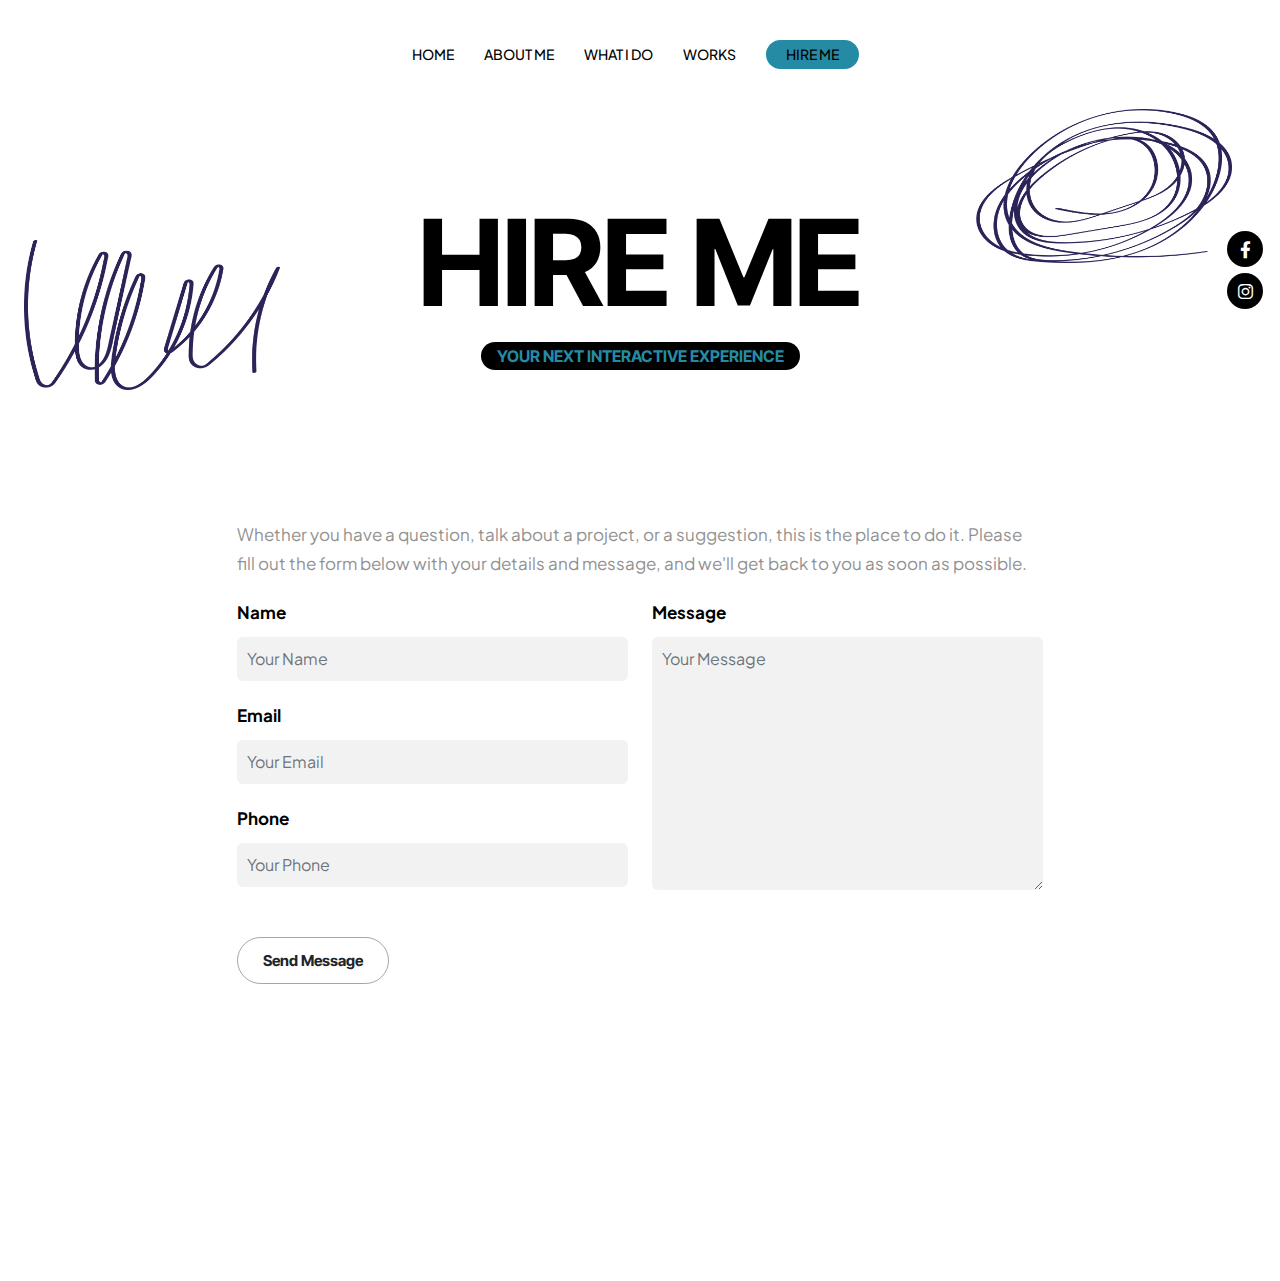
<file: 07_contact.html>
<!DOCTYPE html>
<html lang="en">

<head>
    <title>Weblunam - Contact</title>
    <link rel="icon" href="images/iconLunam.webp" type="image/gif" sizes="16x16">

    <meta content="text/html;charset=utf-8" http-equiv="Content-Type">
    <meta content="width=device-width, initial-scale=1.0" name="viewport" >
    <meta content="" name="description" >
    <meta content="" name="keywords" >
    <meta content="" name="author" >
    <!-- CSS Files
    ================================================== -->
    <link href="css/bootstrap.min.css" rel="stylesheet" type="text/css" id="bootstrap">
    <link href="css/plugins.css" rel="stylesheet" type="text/css" >
    <link href="css/style.css" rel="stylesheet" type="text/css" >
    <link href="css/coloring.css" rel="stylesheet" type="text/css" >
    <!-- color scheme -->
    <link id="colors" href="css/colors/scheme-01.css" rel="stylesheet" type="text/css" >
    <!-- color scheme -->
    <link href="css/07_custom.css" rel="stylesheet" type="text/css" >
</head>
<body>
    <div id="wrapper">
        
        <!-- page preloader begin -->
        <div id="de-loader"></div>
        <!-- page preloader close -->

        <!-- content begin -->
        <div class="section-dark no-bottom no-top" id="content">

            <div id="top"></div>

            <section class="p-4">
                <div class="container-fluid">
                    <div class="row">
                        <div class="col-lg-12">
                            <div class="text-center pt-3 text-uppercase d-menu-1 fs-14 fw-bold wow" data-wow-delay=".3s">
                                <ul>
                                    <li><a href="index.html">Home</a></li>
                                    <li><a href="07_about.html">About Me</a></li>
                                    <li><a href="07_services.html">What I Do</a></li>
                                    <li><a href="07_works.html">Works</a></li>
                                    <li class="active"><a href="07_contact.html">Hire Me</a></li>
                                </ul>
                            </div>
                        </div>
                    </div>
                </div>
            </section>

            <section id="subheader" class="relative">
                <div class="container-fluid">
                    <div class="row justify-content-center">
                        <div class="col-lg-12 text-center">
                            <h1 class="fs-120 fs-xs-60 text-resize-h1 lh-0-75 mb-4">Hire Me</h1>
                            <h4 class="id-color bg-dark d-inline rounded-20 p-1 px-3 fs-16">Your Next Interactive Experience</h4>
                            <div class="spacer-single"></div>
                        </div>
                    </div>
                </div>

                <div class="sc-icons dark abs abs-middle end-0 me-4">
                    <a href="https://www.facebook.com/profile.php?id=100087242755185"><i class="fa-brands fa-facebook-f"></i></a>
                    <a href="https://www.instagram.com/web.lunam/?utm_source=ig_web_button_share_sheet"><i class="fa-brands fa-instagram"></i></a>
                </div>

                <img src="images/misc/scratches-1.webp" class="w-20 ms-4 abs abs-middle" alt="">
                <img src="images/misc/scratches-2.webp" class="w-20 me-5 abs top-0 end-0" alt="">
            </section>

            <section class="no-top px-4">
                <div class="container-fluid">
                    <div class="row g-4 gx-5">
                        <div class="col-lg-8 offset-lg-2 wow fadeInUp" data-wow-delay=".3s">
                            <p>Whether you have a question, talk about a project, or a suggestion, this is the place to do it. Please fill out the form below with your details and message, and we'll get back to you as soon as possible.</p>

                            
                            <form name="contactForm" id="contact_form" class="position-relative z1000" method="post" action="https://formsubmit.co/weblunam@gmail.com">
                                <div class="row gx-4">
                                    <div class="col-lg-6 col-md-6 mb10">
                                        <div class="field-set">
                                            <span class="d-label fw-bold">Name</span>
                                            <input type="text" name="Name" id="name" class="form-control no-border" placeholder="Your Name" required>
                                        </div>

                                        <div class="field-set">
                                            <span class="d-label fw-bold">Email</span>
                                            <input type="text" name="Email" id="email" class="form-control no-border" placeholder="Your Email" required>
                                        </div>

                                        <div class="field-set">
                                            <span class="d-label fw-bold">Phone</span>
                                            <input type="text" name="phone" id="phone" class="form-control no-border" placeholder="Your Phone" required>
                                        </div>
                                    </div>
                                    
                                    <div class="col-lg-6 col-md-6">
                                        <div class="field-set mb20">
                                            <span class="d-label fw-bold">Message</span>
                                            <textarea name="message" id="message" class="form-control no-border" placeholder="Your Message" required></textarea>
                                        </div>
                                    </div>
                                </div>
                                    
                                
                                <div class="g-recaptcha" data-sitekey="insert your site key here"></div>
                                <div id='submit' class="mt20">
                                    <input type='submit' id='send_message' value='Send Message' class="btn-main btn-line text-dark">
                                </div>

                                <div id="success_message" class='success'>
                                    Your message has been sent successfully. Refresh this page if you want to send more messages.
                                </div>
                                <div id="error_message" class='error'>
                                    Sorry there was an error sending your form.
                                </div>
                            </form>

                        </div>
                    </div>
                </div>
            </section>
            
        </div>
        <!-- content close -->
        
        <!-- footer begin -->
        <footer>
            <div class="container-fluid">
                <div class="px-2">
                    <div class="row g-4 align-items-center">
                        <div class="col-lg-6">
                            <div class="d-menu-1 wow" data-wow-delay=".3s">
                                <ul>
                                    <li><a href="https://www.linkedin.com/in/javierlunamacias/">linkedin</a></li>
                                    <li><a href="https://www.instagram.com/web.lunam/?utm_source=ig_web_button_share_sheet">Instagram</a></li>
                                </ul>


                            </div>
                        </div>

                        <div class="col-lg-6 text-lg-end">
                            <a href="07_contact.html">
                                <h2 class="fs-84 fw-800 pe-3 shuffle wow fadeInLeft" data-wow-delay=".3s">Let's Talk</h2>
                            </a>
                        </div>
                    </div>
                </div>
            </div>
        </footer>
        <!-- footer close -->
    </div>


    <!-- Javascript Files
    ================================================== -->
    <script src="js/plugins.js"></script>
    <script src="js/designesia.js"></script>
    <script src="js/custom-marquee.js"></script>

</body>
</html>
</file>
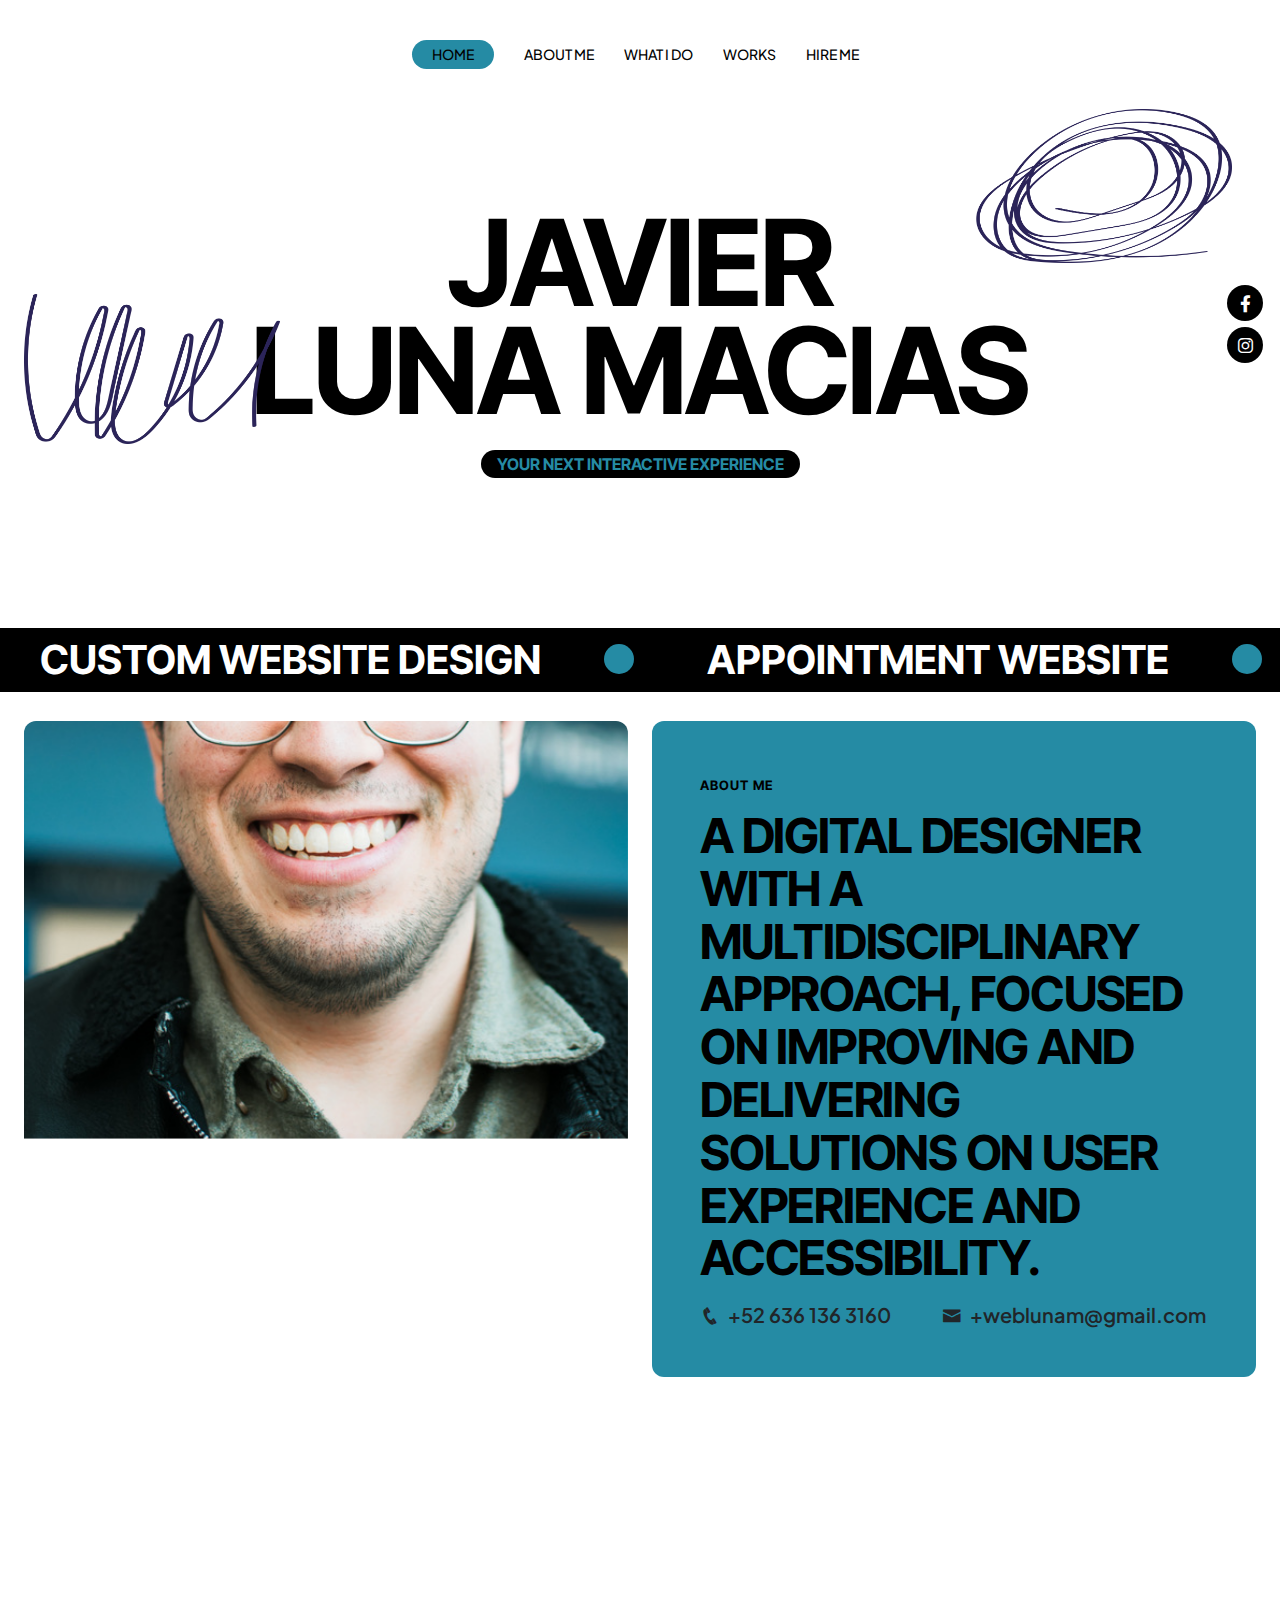
<file: 07_index.html>
<!DOCTYPE html>
<html lang="en">

<head>
    <title>Weblunam - Home </title>
    <!--ICON 
    <link rel="icon" href="images/icon.webp" type="image/gif" sizes="16x16">
-->
    <meta content="text/html;charset=utf-8" http-equiv="Content-Type">
    <meta content="width=device-width, initial-scale=1.0" name="viewport" >
    <meta content="" name="description" >
    <meta content="" name="keywords" >
    <meta content="" name="author" >
    <!-- CSS Files
    ================================================== -->
    <link href="css/bootstrap.min.css" rel="stylesheet" type="text/css" id="bootstrap">
    <link href="css/plugins.css" rel="stylesheet" type="text/css" >
    <link href="css/style.css" rel="stylesheet" type="text/css" >
    <link href="css/coloring.css" rel="stylesheet" type="text/css" >
    <!-- color scheme -->
    <link id="colors" href="css/colors/scheme-01.css" rel="stylesheet" type="text/css" >
    <!-- color scheme -->
    <link href="css/07_custom.css" rel="stylesheet" type="text/css" >
    <!-- custom 
    <link href="css/09_custom.css" rel="stylesheet" type="text/css" >
    css -->
</head>
<body>
    <div id="wrapper">
        
        <!-- page preloader begin -->
        <div id="de-loader"></div>
        <!-- page preloader close -->

        <!-- content begin -->
        <div class="section-dark no-bottom no-top" id="content">

            <div id="top"></div>

            <section class="p-4">
                <div class="container-fluid">
                    <div class="row">
                        <div class="col-lg-12">
                            <div class="text-center pt-3 text-uppercase d-menu-1 fs-14 fw-bold wow" data-wow-delay=".3s">
                                <ul>
                                    <li class="active"><a href="07_index.html">Home</a></li>
                                    <li><a href="07_about.html">About Me</a></li>
                                    <li><a href="07_services.html">What I Do</a></li>
                                    <li><a href="07_works.html">Works</a></li>
                                    <li><a href="07_contact.html">Hire Me</a></li>
                                </ul>
                            </div>
                        </div>
                    </div>
                </div>
            </section>

            <section id="subheader" class="relative">
                <div class="container-fluid">
                    <div class="row justify-content-center">
                        <div class="col-lg-12 text-center">
                            <h1 class="fs-120 fs-xs-60 text-resize-h1 lh-0-75 mb-4">Javier<br>Luna Macias</h1>
                            <h4 class="id-color bg-dark d-inline rounded-20 p-1 px-3 fs-16">Your Next Interactive Experience</h4>
                            <div class="spacer-single"></div>
                        </div>
                    </div>
                </div>


                

                <div class="sc-icons dark abs abs-middle end-0 me-4">
                    <a href="https://www.facebook.com/profile.php?id=100087242755185"><i class="fa-brands fa-facebook-f"></i></a>
                    <a href="https://www.instagram.com/web.lunam/?utm_source=ig_web_button_share_sheet"><i class="fa-brands fa-instagram"></i></a>
                </div>

                <img src="images/misc/scratches-1.webp" class="w-20 ms-4 abs abs-middle" alt="">
                <img src="images/misc/scratches-2.webp" class="w-20 me-5 abs top-0 end-0" alt="">
            </section>

            <section class="bg-dark-1 text-dark no-top no-bottom">
                <div class="wow fadeInRight d-flex">
                  <div class="de-marquee-list wow">
                    <div class="d-item">
                      <span class="d-item-txt">Custom Website Design</span>
                      <span class="d-item-circle"></span>
                      <span class="d-item-txt">Appointment Website</span>
                      <span class="d-item-circle"></span>
                      <span class="d-item-txt">Landing Page Design</span>
                      <span class="d-item-circle"></span>
                      <span class="d-item-txt">Front-end Development</span>
                      <span class="d-item-circle"></span>
                      <span class="d-item-txt">Back-end Development</span>
                      <span class="d-item-circle"></span>
                      <span class="d-item-txt">Content Management</span>
                      <span class="d-item-circle"></span>
                      <span class="d-item-txt">Website Optimization</span>
                      <span class="d-item-circle"></span>
                      <span class="d-item-txt">Content Strategy & Creation</span>
                      <span class="d-item-circle"></span>
                      <span class="d-item-txt">Social Media Integration</span>
                      <span class="d-item-circle"></span>
                     </div>
                  </div>
                </div>
            </section>
            <br>
            
            <section class="no-top px-4">
                <div class="container-fluid">                    
                    <div class="row g-4">
                        <div class="col-xl-6">
                            <div class="relative jarallax auto-height rounded-1 overflow-hidden wow fadeInUp" data-wow-delay=".6s">
                                <img src="images/misc/MePicIntro.jpeg" class="jarallax-img" alt="">
                            </div>
                        </div>
                        <div class="col-xl-6">
                            <div class="relative rounded-1 overflow-hidden p-lg-5 p-4 pb-5 wow bg-color h-100 fadeInUp" data-wow-delay=".6s">
                                <div class="align-middle">
                                    <div class="subtitle">About Me</div>
                                    <h2 class="pb-4">A digital designer with a multidisciplinary approach, 
                                        focused on improving and delivering solutions on user experience and accessibility. 
                                        </h2>
                                </div>

                                <div class="abs bottom-0 text-dark fs-20 pb-5">
                                    <div class="d-inline fw-600 me-5"><i class="icofont-phone me-2"></i>+52 636 136 3160</div>
                                    <div class="d-inline fw-600"><i class="icofont-envelope me-2"></i>+weblunam@gmail.com</div>
                                </div>
                            </div>
                        </div>


                        <div class="col-md-3 col-sm-6 mb-sm-30">
                            <div class="de_count bg-light py-4 rounded-1 text-center fs-15 wow fadeInRight" data-wow-delay=".0s">
                                <h3 class="fs-48 mb-1"><span class="timer" data-to="1678" data-speed="3000">0</span></h3>
                                <div class="fs-15">Hours of Works</div>
                            </div>
                        </div>
                        <div class="col-md-3 col-sm-6 mb-sm-30">
                            <div class="de_count bg-light py-4 rounded-1 text-center fs-15 wow fadeInRight" data-wow-delay=".2s">
                                <h3 class="fs-48 mb-1"><span class="timer" data-to="7" + data-speed="2600">0</span>+</h3>
                                <div class="fs-15">Technologies Used</div>
                            </div>
                        </div>
                        <div class="col-md-3 col-sm-6 mb-sm-30">
                            <div class="de_count bg-light py-4 rounded-1 text-center fs-15 wow fadeInRight" data-wow-delay=".4s">
                                <h3 class="fs-48 mb-1"><span class="timer" data-to="90" data-speed="3000">0</span>+</h3>
                                <div class="fs-15">Google PageSpeed</div>
                            </div>
                        </div>
                        <div class="col-md-3 col-sm-6 mb-sm-30">
                            <div class="de_count bg-light py-4 rounded-1 text-center fs-15 wow fadeInRight" data-wow-delay=".6s">
                                <h3 class="fs-48 mb-1"><span class="timer" data-to="100" data-speed="3000">0</span>%</h3>
                                <div class="fs-15">Client Sastifaction</div>
                            </div>
                        </div>

                        

                        

                    </div>
            </section>

            <section class="no-top px-4">

                <div class="container-fluid">
                    <div class="spacer-double d-lg-none d-sm-block"></div>
                    <div class="row justify-content-center g-4 gx-5">
                        <div class="col-lg-6 text-center">
                            <div class="relative">
                                <h1 class="lh-1 wow fadeInUp" data-wow-delay=".4s">A Digital Designer from Mexico</h1>
                            </div>
                            <p class="lead wow fadeInUp" data-wow-delay=".5s">
                                My journey into digital design began with a passion for both art and technology. 
                                Over time, this led me to create accessible, user-focused experiences that balance visual 
                                impact with thoughtful detail.
                            </p>

                        </div>
                    </div>
                </div>
            </section>

            <section class="no-top px-4">
                <div class="container-fluid">
                    <div class="row g-4 wow fadeInRight" data-wow-delay=".5s">
                        <div class="col-xl-4">
                            <div class="p-lg-5 p-4 bg-color h-100 rounded-1">
                                <div class="subtitle">Featured Works</div>
                                <h2>How I bring ideas into clear, thoughtful, and user-centered solutions.</h2>
                            </div>
                        </div>
                        <div class="col-xl-4 col-md-6">
                            <div class="bg-dark rounded-1 overflow-hidden">
                                <div class="hover relative overflow-hidden text-light">  
                                  <a href="07_work-single.html" class="overflow-hidden d-block relative">
                                    <img src="images/FisioOnMaHome.jpg" class="img-fluid hover-scale-1-2" alt="">
                                  </a>

                                  <div class="p-4 d-flex justify-content-between align-items-center">
                                      <div>
                                          <h3 class="mb-0 lh-1-2">Fisio On Ma</h3>
                                          <span class="fs-14">Doctor Appointment Website</span>
                                      </div>
                                      <div class="fw-bold">
                                          2024
                                      </div>
                                  </div>
                                </div>
                            </div>
                        </div>

                        <div class="col-xl-4 col-md-6">
                            <div class="bg-dark rounded-1 overflow-hidden">
                                <div class="hover relative overflow-hidden text-light">  
                                  <a href="07_work-single.html" class="overflow-hidden d-block relative">
                                    <img src="images/VisonLabUxHome.jpg" class="img-fluid hover-scale-1-2" alt="">
                                  </a>

                                  <div class="p-4 d-flex justify-content-between align-items-center">
                                      <div>
                                          <h3 class="mb-0 lh-1-2">Vision UX Lab</h3>
                                          <span class="fs-14">Accessibility Website Project</span>
                                      </div>
                                      <div class="fw-bold">
                                          2025
                                      </div>
                                  </div>
                                </div>
                            </div>
                        </div>

                        <div class="col-xl-4 col-md-6">
                            <div class="bg-dark rounded-1 overflow-hidden">
                                <div class="hover relative overflow-hidden text-light">  
                                  <a href="07_work-single.html" class="overflow-hidden d-block relative">
                                    <img src="images/BasqueCountryHome.jpg" class="img-fluid hover-scale-1-2" alt="">
                                  </a>

                                  <div class="p-4 d-flex justify-content-between align-items-center">
                                      <div>
                                          <h3 class="mb-0 lh-1-2">Travel Website</h3>
                                          <span class="fs-14">API Integration</span>
                                      </div>
                                      <div class="fw-bold">
                                          2024
                                      </div>
                                  </div>
                                </div>
                            </div>
                        </div>

                        <div class="col-xl-4 col-md-6">
                            <div class="bg-dark rounded-1 overflow-hidden">
                                <div class="hover relative overflow-hidden text-light">  
                                  <a href="07_work-single.html" class="overflow-hidden d-block relative">
                                    <img src="images/FerreteriaReynaHome.jpg" class="img-fluid hover-scale-1-2" alt="">
                                  </a>

                                  <div class="p-4 d-flex justify-content-between align-items-center">
                                      <div>
                                          <h3 class="mb-0 lh-1-2">Ferreteria Reyna</h3>
                                          <span class="fs-14">Community Manager</span>
                                      </div>
                                      <div class="fw-bold">
                                          2025
                                      </div>
                                  </div>
                                </div>
                            </div>
                        </div>

                        <div class="col-xl-4 col-md-6">
                            <div class="bg-dark rounded-1 overflow-hidden">
                                <div class="hover relative overflow-hidden text-light">  
                                  <a href="07_work-single.html" class="overflow-hidden d-block relative">
                                    <img src="images/PapeleramaProp1.jpg" class="img-fluid hover-scale-1-2" alt="">
                                  </a>

                                  <div class="p-4 d-flex justify-content-between align-items-center">
                                      <div>
                                          <h3 class="mb-0 lh-1-2">AVEX SOLUTIONS</h3>
                                          <span class="fs-14">Social Media Content Creation</span>
                                      </div>
                                      <div class="fw-bold">
                                          2024
                                      </div>
                                  </div>
                                </div>
                            </div>
                        </div>

                        
                        
                    </div>
                </div>
            </section>

        </div>
        <!-- content close -->
        
         <!-- footer begin -->
         <footer>
            <div class="container-fluid">
                <div class="px-2">
                    <div class="row g-4 align-items-center">
                        <div class="col-lg-6">
                            <div class="d-menu-1 wow" data-wow-delay=".3s">
                                <ul>
                                    <li><a href="www.linkedin.com/in/javierlunamacias">linkedin</a></li>
                                    <li><a href="https://www.instagram.com/web.lunam/?utm_source=ig_web_button_share_sheet">Instagram</a></li>
                                </ul>


                            </div>
                        </div>

                        <div class="col-lg-6 text-lg-end">
                            <a href="07_contact.html">
                                <h2 class="fs-84 fw-800 pe-3 shuffle wow fadeInLeft" data-wow-delay=".3s">Let's Talk</h2>
                            </a>
                        </div>
                    </div>
                </div>
            </div>
        </footer>
        <!-- footer close -->
    </div>


    <!-- Javascript Files
    ================================================== -->
    <script src="js/plugins.js"></script>
    <script src="js/designesia.js"></script>
    <script src="js/custom-marquee.js"></script>

</body>
</html>
</file>
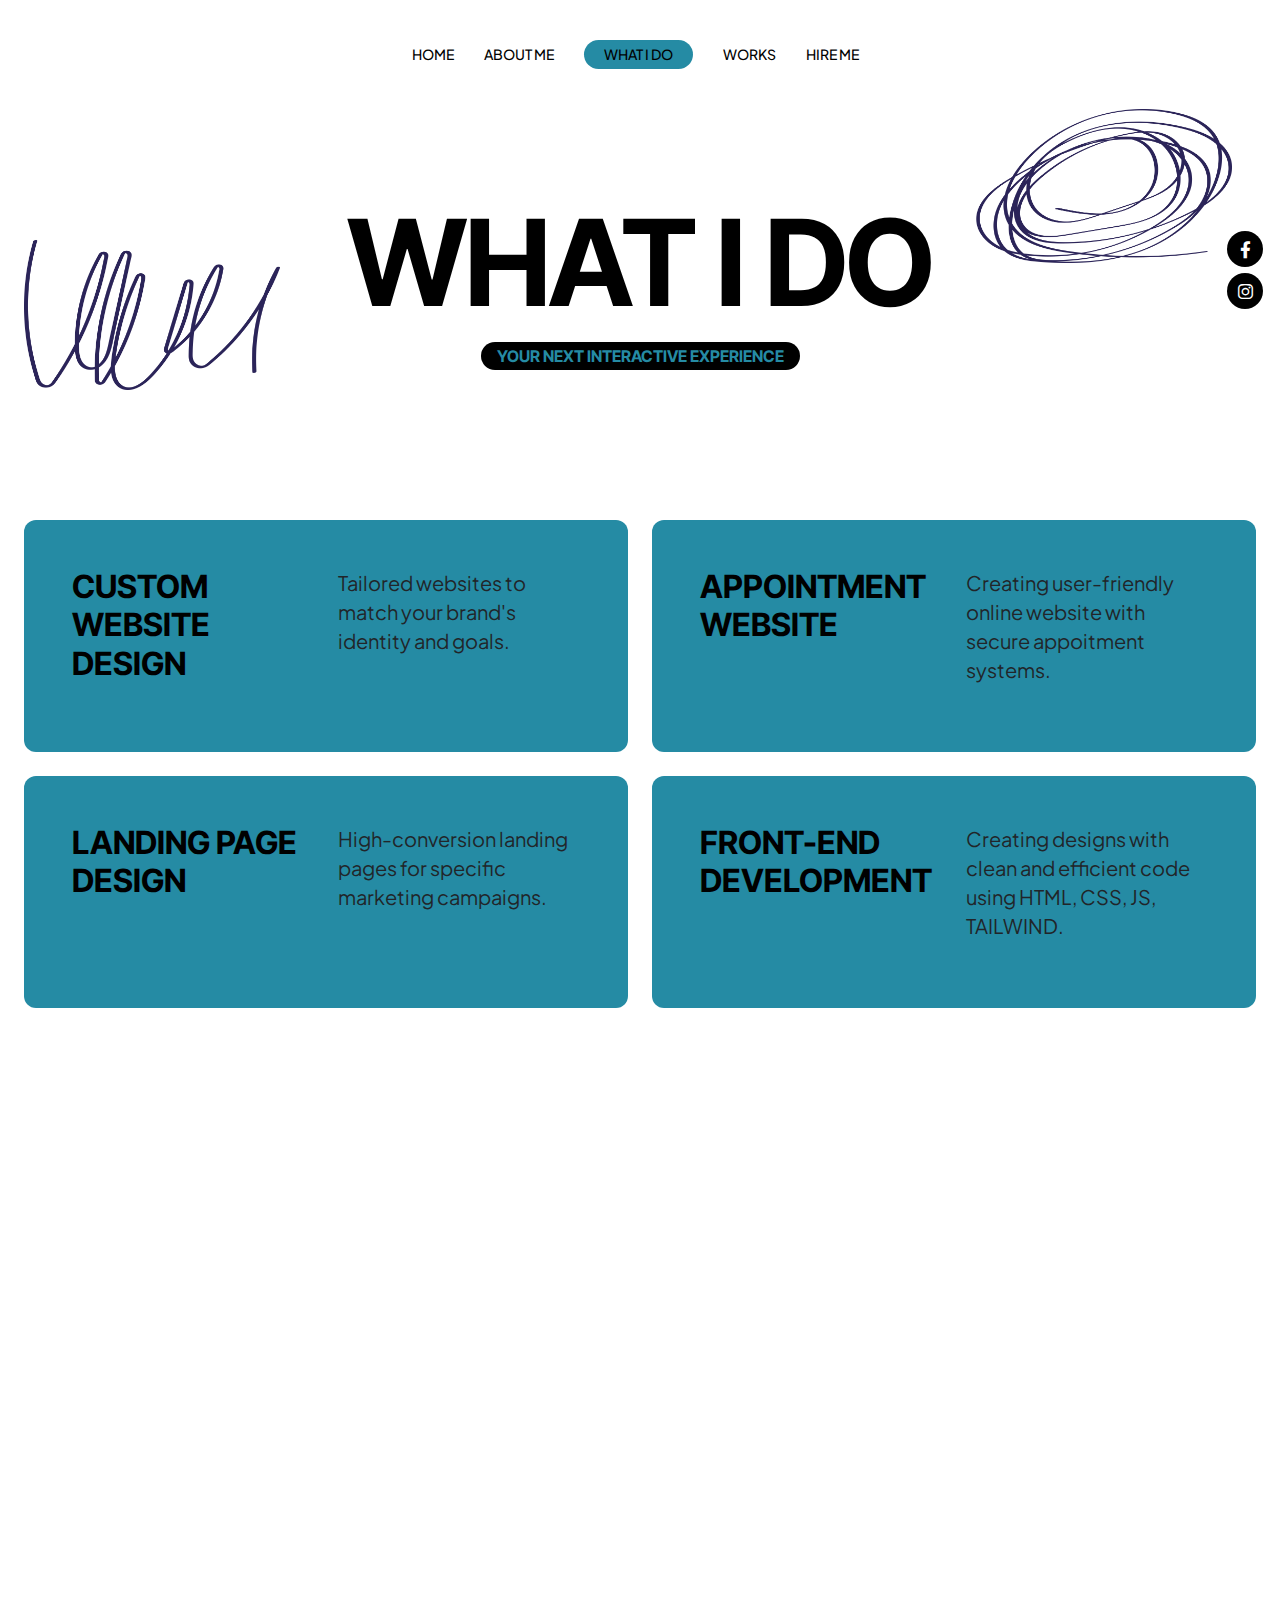
<file: 07_services.html>
<!DOCTYPE html>
<html lang="en">

<head>
    <title>Weblunam - Services</title>
    <link rel="icon" href="images/iconLunam.webp" type="image/gif" sizes="16x16">

    <meta content="text/html;charset=utf-8" http-equiv="Content-Type">
    <meta content="width=device-width, initial-scale=1.0" name="viewport" >
    <meta content="" name="description" >
    <meta content="" name="keywords" >
    <meta content="" name="author" >
    <!-- CSS Files
    ================================================== -->
    <link href="css/bootstrap.min.css" rel="stylesheet" type="text/css" id="bootstrap">
    <link href="css/plugins.css" rel="stylesheet" type="text/css" >
    <link href="css/style.css" rel="stylesheet" type="text/css" >
    <link href="css/coloring.css" rel="stylesheet" type="text/css" >
    <!-- color scheme -->
    <link id="colors" href="css/colors/scheme-01.css" rel="stylesheet" type="text/css" >
    <!-- color scheme -->
    <link href="css/07_custom.css" rel="stylesheet" type="text/css" >
</head>
<body>
    <div id="wrapper">
        
        <!-- page preloader begin -->
        <div id="de-loader"></div>
        <!-- page preloader close -->

        <!-- content begin -->
        <div class="section-dark no-bottom no-top" id="content">

            <div id="top"></div>

            <section class="p-4">
                <div class="container-fluid">
                    <div class="row">
                        <div class="col-lg-12">
                            <div class="text-center pt-3 text-uppercase d-menu-1 fs-14 fw-bold wow" data-wow-delay=".3s">
                                <ul>
                                    <li><a href="index.html">Home</a></li>
                                    <li><a href="07_about.html">About Me</a></li>
                                    <li class="active"><a href="07_services.html">What I Do</a></li>
                                    <li><a href="07_works.html">Works</a></li>
                                    
                                    <li><a href="07_contact.html">Hire Me</a></li>
                                </ul>
                            </div>
                        </div>
                    </div>
                </div>
            </section>

            <section id="subheader" class="relative">
                <div class="container-fluid">
                    <div class="row justify-content-center">
                        <div class="col-lg-12 text-center">
                            <h1 class="fs-120 fs-xs-60 text-resize-h1 lh-0-75 mb-4">What I Do</h1>
                            <h4 class="id-color bg-dark d-inline rounded-20 p-1 px-3 fs-16">Your Next Interactive Experience</h4>
                            <div class="spacer-single"></div>
                        </div>
                    </div>
                </div>

                <div class="sc-icons dark abs abs-middle end-0 me-4">
                    <a href="https://www.facebook.com/profile.php?id=100087242755185"><i class="fa-brands fa-facebook-f"></i></a>
                    <a href="https://www.instagram.com/web.lunam/?utm_source=ig_web_button_share_sheet"><i class="fa-brands fa-instagram"></i></a>
                </div>

                <img src="images/misc/scratches-1.webp" class="w-20 ms-4 abs abs-middle" alt="">
                <img src="images/misc/scratches-2.webp" class="w-20 me-5 abs top-0 end-0" alt="">
            </section>

            <section class="no-top px-4">
                <div class="container-fluid">
                    <div class="row justify-content-center">
                        <div class="col-lg-12">
                            <div class="row g-4">
                                <div class="col-lg-6 col-sm-6 wow fadeInUp" data-wow-delay=".3s">
                                    <div class="relative p-lg-5 p-4 bg-color text-dark rounded-1 h-100">
                                        <div class="row">
                                            <div class="col-lg-6">
                                                <h4 class="fs-32 lh-1-2">Custom Website Design</h4>
                                            </div>
                                            <div class="col-lg-6">
                                                <p class="fs-20">Tailored websites to match your brand's identity and goals.</p>
                                            </div>
                                        </div>
                                    </div>
                                </div>

                                <div class="col-lg-6 col-sm-6 wow fadeInUp" data-wow-delay=".3s">
                                    <div class="relative p-lg-5 p-4 bg-color text-dark rounded-1 h-100">
                                        <div class="row">
                                            <div class="col-lg-6">
                                                <h4 class="fs-32 lh-1-2">Appointment Website</h4>
                                            </div>
                                            <div class="col-lg-6">
                                                <p class="fs-20">Creating user-friendly online website with secure appoitment systems.</p>
                                            </div>
                                        </div>
                                    </div>
                                </div>

                                <div class="col-lg-6 col-sm-6 wow fadeInUp" data-wow-delay=".3s">
                                    <div class="relative p-lg-5 p-4 bg-color text-dark rounded-1 h-100">
                                        <div class="row">
                                            <div class="col-lg-6">
                                                <h4 class="fs-32 lh-1-2">Landing Page Design</h4>
                                            </div>
                                            <div class="col-lg-6">
                                                <p class="fs-20">High-conversion landing pages for specific marketing campaigns.</p>
                                            </div>
                                        </div>
                                    </div>
                                </div>

                                <div class="col-lg-6 col-sm-6 wow fadeInUp" data-wow-delay=".3s">
                                    <div class="relative p-lg-5 p-4 bg-color text-dark rounded-1 h-100">
                                        <div class="row">
                                            <div class="col-lg-6">
                                                <h4 class="fs-32 lh-1-2">Front-end Development</h4>
                                            </div>
                                            <div class="col-lg-6">
                                                <p class="fs-20">Creating designs with clean and efficient code using HTML, CSS, JS, TAILWIND.</p>
                                           </div>
                                       </div>
                                    </div>
                                </div>

                                <div class="col-lg-6 col-sm-6 wow fadeInUp" data-wow-delay=".3s">
                                    <div class="relative p-lg-5 p-4 bg-color text-dark rounded-1 h-100">
                                        <div class="row">
                                            <div class="col-lg-6">
                                                <h4 class="fs-32 lh-1-2">Back-end Development</h4>
                                            </div>
                                            <div  class="col-lg-6">
                                                <p class="fs-20">Building robust back-end systems using technologies like Node.JS and databases.</p>
                                            </div>
                                        </div>
                                    </div>
                                </div>

                                <div class="col-lg-6 col-sm-6 wow fadeInUp" data-wow-delay=".3s">
                                    <div class="relative p-lg-5 p-4 bg-color text-dark rounded-1 h-100">
                                        <div class="row">
                                            <div class="col-lg-6">
                                                <h4 class="fs-32 lh-1-2">Website Optimization</h4>
                                            </div>
                                            <div class="col-lg-6">
                                                <p class="fs-20">Enhancing website performance, speed, code, and search engine optimisation.</p>
                                            </div>   
                                         </div>
                                    </div>
                                </div>


                                <div class="col-lg-6 col-sm-6 wow fadeInUp" data-wow-delay=".3s">
                                    <div class="relative p-lg-5 p-4 bg-color text-dark rounded-1 h-100">
                                        <div class="row">
                                            <div class="col-lg-6">
                                                <h4 class="fs-32 lh-1-2">Content Strategy &amp; Creation</h4>
                                            </div>
                                            <div class="col-lg-6">
                                                <p class="fs-20">Effective content strategies and providing copywriting and content creation.</p>
                                            </div>
                                        </div>
                                    </div>
                                </div>

                                <div class="col-lg-6 col-sm-6 wow fadeInUp" data-wow-delay=".3s">
                                    <div class="relative p-lg-5 p-4 bg-color text-dark rounded-1 h-100">
                                        <div class="row">
                                            <div class="col-lg-6">
                                                <h4 class="fs-32 lh-1-2">Branding</h4>
                                            </div>
                                            <div class="col-lg-6">
                                                <p class="fs-20">Creating effective visual identities that align with 
                                                    the brand and clearly communicate its values and vision.                                                    .</p>
                                            </div>
                                        </div>
                                    </div>
                                </div>

                                
                            </div>
                        </div>
                    </div>
                </div>
            </section>
            
        </div>
        <!-- content close -->
        
         <!-- footer begin -->
         <footer>
            <div class="container-fluid">
                <div class="px-2">
                    <div class="row g-4 align-items-center">
                        <div class="col-lg-6">
                            <div class="d-menu-1 wow" data-wow-delay=".3s">
                                <ul>
                                    <li><a href="https://www.linkedin.com/in/javierlunamacias/">linkedin</a></li>
                                    <li><a href="https://www.instagram.com/web.lunam/?utm_source=ig_web_button_share_sheet">Instagram</a></li>
                                </ul>


                            </div>
                        </div>

                        <div class="col-lg-6 text-lg-end">
                            <a href="07_contact.html">
                                <h2 class="fs-84 fw-800 pe-3 shuffle wow fadeInLeft" data-wow-delay=".3s">Let's Talk</h2>
                            </a>
                        </div>
                    </div>
                </div>
            </div>
        </footer>
        <!-- footer close -->
    </div>


    <!-- Javascript Files
    ================================================== -->
    <script src="js/plugins.js"></script>
    <script src="js/designesia.js"></script>
    <script src="js/custom-marquee.js"></script>

</body>
</html>
</file>
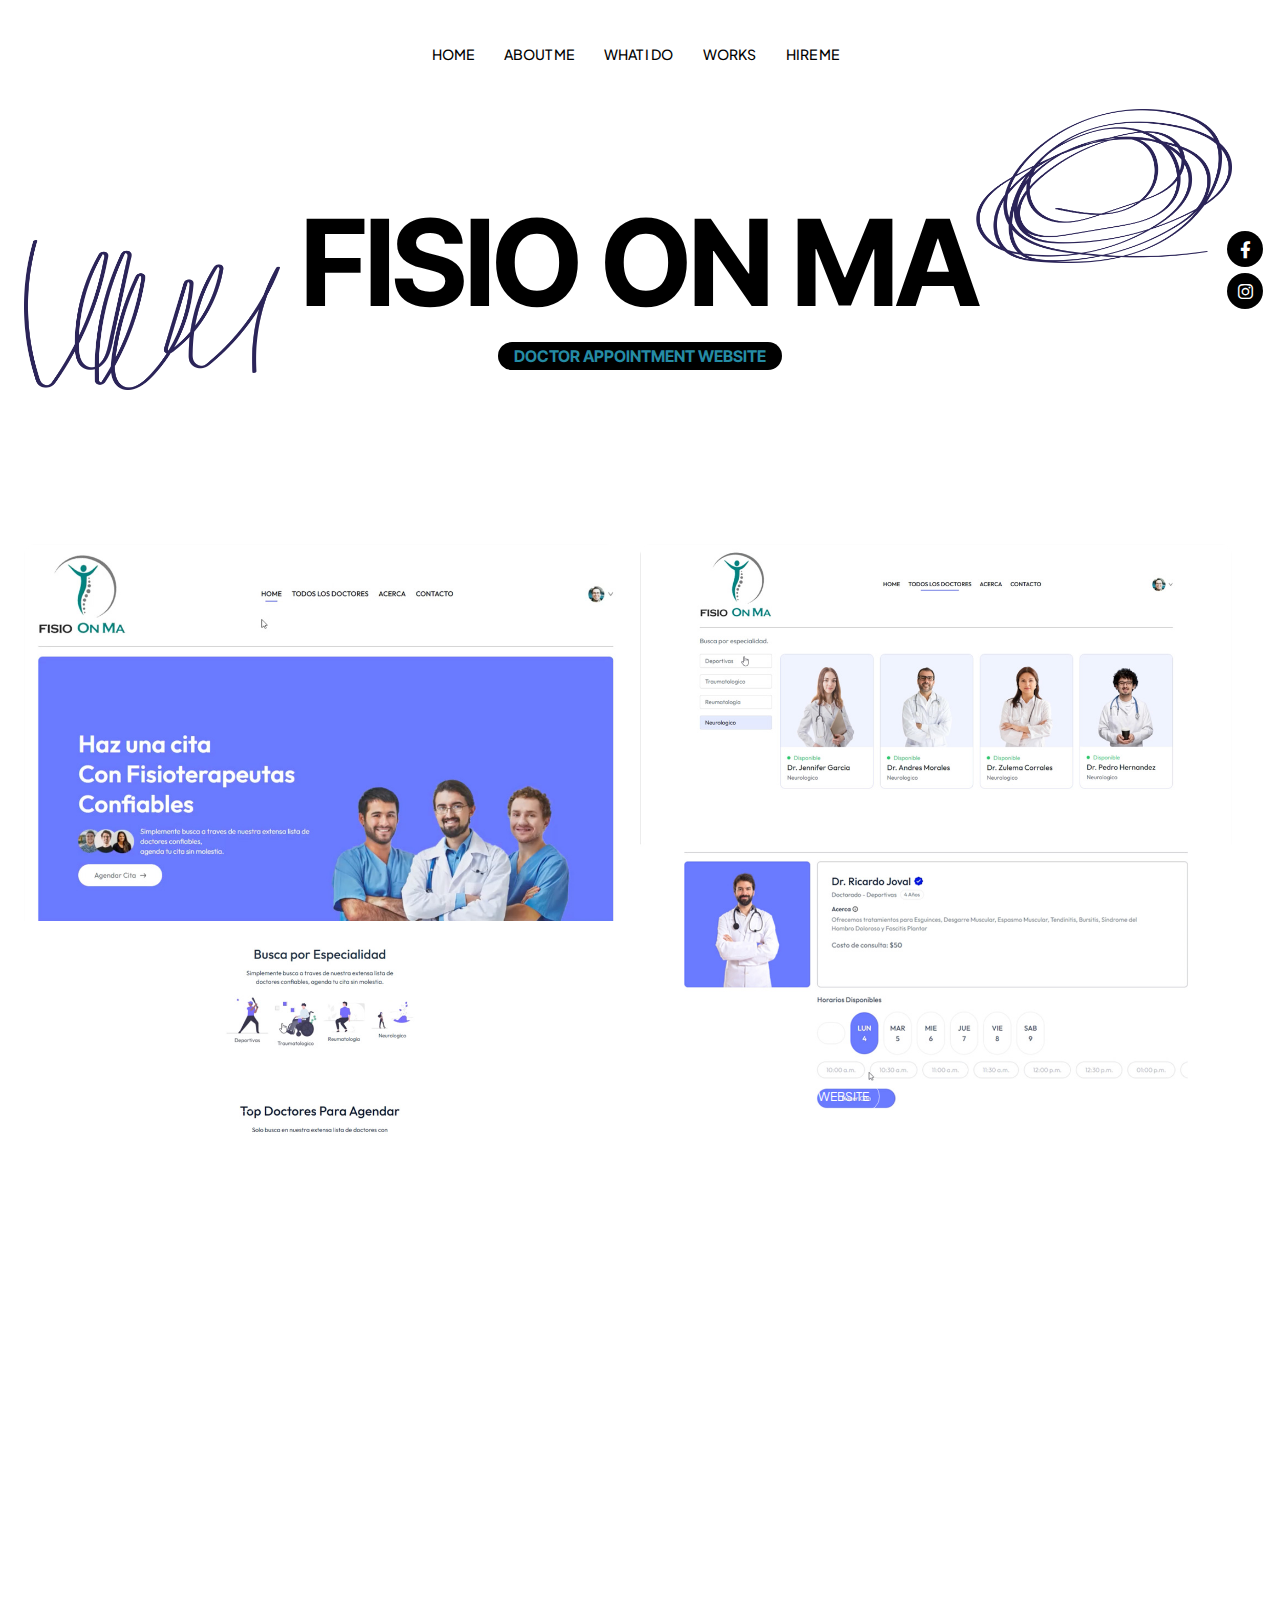
<file: 07_work-single.html>
<!DOCTYPE html>
<html lang="en">

<head>
    <title>Weblunam - Fisio On Ma PJ</title>
    <link rel="icon" href="images/iconLunam.webp" type="image/gif" sizes="16x16">

    <meta content="text/html;charset=utf-8" http-equiv="Content-Type">
    <meta content="width=device-width, initial-scale=1.0" name="viewport" >
    <meta content="" name="description" >
    <meta content="" name="keywords" >
    <meta content="" name="author" >
    <!-- CSS Files
    ================================================== -->
    <link href="css/bootstrap.min.css" rel="stylesheet" type="text/css" id="bootstrap">
    <link href="css/plugins.css" rel="stylesheet" type="text/css" >
    <link href="css/style.css" rel="stylesheet" type="text/css" >
    <link href="css/coloring.css" rel="stylesheet" type="text/css" >
    <!-- color scheme -->
    <link id="colors" href="css/colors/scheme-01.css" rel="stylesheet" type="text/css" >
    <!-- color scheme -->
    <link href="css/07_custom.css" rel="stylesheet" type="text/css" >
</head>
<body>
    <div id="wrapper">
        
        <!-- page preloader begin -->
        <div id="de-loader"></div>
        <!-- page preloader close -->

        <!-- content begin -->
        <div class="section-dark no-bottom no-top" id="content">

            <div id="top"></div>

            <section class="p-4">
                <div class="container-fluid">
                    <div class="row">
                        <div class="col-lg-12">
                            <div class="text-center pt-3 text-uppercase d-menu-1 fs-14 fw-bold wow" data-wow-delay=".3s">
                                <ul>
                                    <li><a href="index.html">Home</a></li>
                                    <li><a href="07_about.html">About Me</a></li>
                                    <li><a href="07_services.html">What I Do</a></li>
                                    <li><a href="07_works.html">Works</a></li>
                                    <li><a href="07_contact.html">Hire Me</a></li>
                                </ul>
                            </div>
                        </div>
                    </div>
                </div>
            </section>

            <section id="subheader" class="relative">
                <div class="container-fluid">
                    <div class="row justify-content-center">
                        <div class="col-lg-12 text-center">
                            <h1 class="fs-120 fs-xs-60 text-resize-h1 lh-0-75 mb-4">Fisio On Ma</h1>
                            <h4 class="id-color bg-dark d-inline rounded-20 p-1 px-3 fs-16">Doctor Appointment Website</h4>
                            <div class="spacer-single"></div>
                        </div>
                    </div>
                </div>

                <div class="sc-icons dark abs abs-middle end-0 me-4">
                    <a href="https://www.facebook.com/profile.php?id=100087242755185"><i class="fa-brands fa-facebook-f"></i></a>
                    <a href="https://www.instagram.com/web.lunam/?utm_source=ig_web_button_share_sheet"><i class="fa-brands fa-instagram"></i></a>
                </div>

                <img src="images/misc/scratches-1.webp" class="w-20 ms-4 abs abs-middle" alt="">
                <img src="images/misc/scratches-2.webp" class="w-20 me-5 abs top-0 end-0" alt="">
            </section>

            <section class="no-top px-4">
                <div class="container-fluid">
                    <div class="row g-4">
                        <div class="row g-4 wow fadeInUp" data-wow-delay=".7s">
                            <div class="col-lg-6">
                                <div class="hover rounded-1 relative overflow-hidden text-light">  
                                  <a href="images/FisioOnMa1.jpg" class="image-popup overflow-hidden d-block relative">
                                    <img src="images/FisioOnMa1.jpg" class="img-fluid hover-scale-1-2" alt="">
                                    <div class="absolute bottom-0 w-100 p-4 d-flex text-white justify-content-between">
                                        <div class="d-tag-s2">Doctor Appointment Website</div>
                                        <div class="fw-bold text-uppercase">Fisio On Ma</div>
                                    </div>
                                  </a>
                                </div>
                            </div>
                            
                            <div class="col-lg-6">
                                <div class="hover rounded-1 relative overflow-hidden text-light">  
                                  <a href="images/FisioOnMa1.jpg" class="image-popup overflow-hidden d-block relative">
                                    <img src="images/FisioOnMa2.jpg" class="img-fluid hover-scale-1-2" alt="">
                                    <div class="absolute bottom-0 w-100 p-4 d-flex text-white justify-content-between">
                                        <div class="d-tag-s2">Doctor Appointment Website</div>
                                        <div class="fw-bold text-uppercase">Fisio On Ma</div>
                                    </div>
                                  </a>
                                </div>
                            </div>
                        </div>
                    </div>
                </div>
            </section>

             <section class="no-top">
                 <div class="container">
                     <div class="row g-4">
                         <div class="col-lg-2">
                             <div class="subtitle wow fadeInUp" data-wow-delay=".3s">Project Details</div>
                         </div>

                         <div class="col-lg-10">
                             <div class="row">
                                 <div class="col-lg-12">                            
                                     <div class="row g-4 gx-5 wow fadeInUp" data-wow-delay=".5s">
                                         <div class="col-sm-6">
                                             <h4>Overview</h4>
                                             <p class="no-bottom">The doctor appointment scheduling platform is a streamlined digital
                                                 solution designed to make it easy for patients to book consultations with healthcare
                                                  providers. While the system offers a user-friendly interface and efficient 
                                                  appointment management, its integration with social media platforms like Facebook, 
                                                  Instagram, and WhatsApp is minimal. This limits its potential to 
                                                  increase visibility, drive user engagement, and attract more patients 
                                                  through widely used digital channels.</p>
                                         </div>

                                         <div class="col-sm-6">
                                             <h4>Objectives</h4>
                                             <ul class="ul-style-2">
                                                <li>Increase Website Traffic from Social Media Channels</li>
                                                <li>Improve Patient Engagement and Communication</li>
                                                <li>Boost Appointment Bookings through Digital Outreach</li>
                                                <li>Enhance Patient Retention and Loyalty</li>
                                                <li>Strengthen Online Presence and Credibility</li>
                                                <li>Expand Reach to a Wider Patient Audience</li>
                                                
                                             </ul>
                                         </div>
                                     </div>

                                     <div class="spacer-double"></div>

                                     <div class="row g-4 gx-5 wow fadeInUp" data-wow-delay=".6s">
                                         <div class="col-lg-3 col-sm-2">
                                             <h6>Category</h6>
                                                 Website
                                         </div>

                                         

                                         <div class="col-lg-3 col-sm-2">
                                             <h6>Client</h6>
                                             Fisio On Ma
                                         </div>

                                         <div class="col-lg-3 col-sm-2">
                                             <h6>Year</h6>
                                             2024
                                         </div>
                                     </div>

                                 </div>                        
                             </div>
                         </div>
                     </div>
                 </div>
             </section>

             <section class="no-top">
                 <div class="container">
                     <div class="row">
                         <div class="col-lg-2">
                             <div class="subtitle wow fadeInUp" data-wow-delay=".3s">Client Says</div>
                         </div>
                         <div class="col-lg-10 wow fadeInUp" data-wow-delay=".4s">                            
                             <h2 class="lh-1">Integrating a system for appointment into our website has been a game-changer for Fisio On Ma.</h2>
                             
                         </div>
                     </div>
                 </div>
             </section>
            
        </div>
        <!-- content close -->
        
        <!-- footer begin -->
        <footer>
            <div class="container-fluid">
                <div class="px-2">
                    <div class="row g-4 align-items-center">
                        <div class="col-lg-6">
                            <div class="d-menu-1 wow" data-wow-delay=".3s">
                                <ul>
                                    <li><a href="https://www.linkedin.com/in/javierlunamacias/">linkedin</a></li>
                                    <li><a href="https://www.instagram.com/web.lunam/?utm_source=ig_web_button_share_sheet">Instagram</a></li>
                                </ul>


                            </div>
                        </div>

                        <div class="col-lg-6 text-lg-end">
                            <a href="07_contact.html">
                                <h2 class="fs-84 fw-800 pe-3 shuffle wow fadeInLeft" data-wow-delay=".3s">Let's Talk</h2>
                            </a>
                        </div>
                    </div>
                </div>
            </div>
        </footer>
        <!-- footer close -->
    </div>


    <!-- Javascript Files
    ================================================== -->
    <script src="js/plugins.js"></script>
    <script src="js/designesia.js"></script>
    <script src="js/custom-marquee.js"></script>

</body>
</html>
</file>
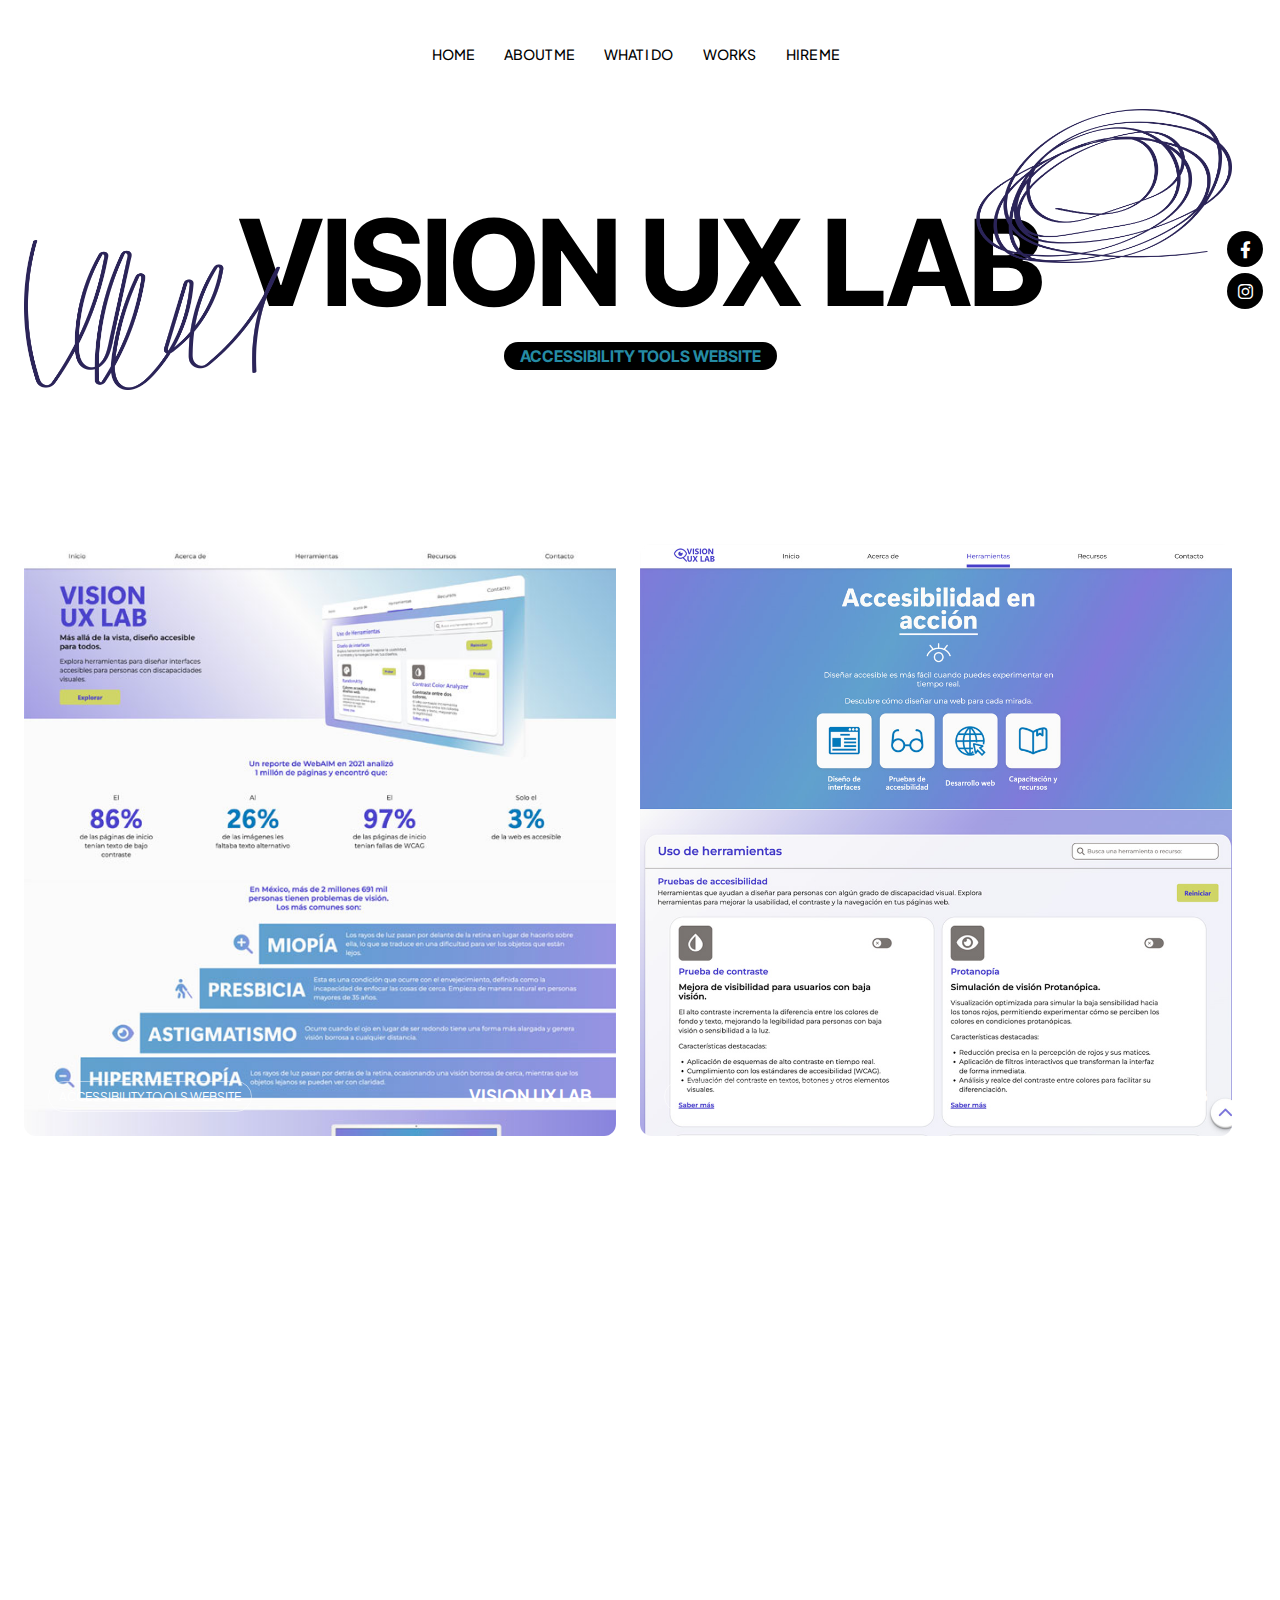
<file: 07_work-single2.html>
<!DOCTYPE html>
<html lang="en">

<head>
    <title>Weblunam - Vision Ux Lab PJ</title>
    <link rel="icon" href="images/iconLunam.webp" type="image/gif" sizes="16x16">

    <meta content="text/html;charset=utf-8" http-equiv="Content-Type">
    <meta content="width=device-width, initial-scale=1.0" name="viewport" >
    <meta content="" name="description" >
    <meta content="" name="keywords" >
    <meta content="" name="author" >
    <!-- CSS Files
    ================================================== -->
    <link href="css/bootstrap.min.css" rel="stylesheet" type="text/css" id="bootstrap">
    <link href="css/plugins.css" rel="stylesheet" type="text/css" >
    <link href="css/style.css" rel="stylesheet" type="text/css" >
    <link href="css/coloring.css" rel="stylesheet" type="text/css" >
    <!-- color scheme -->
    <link id="colors" href="css/colors/scheme-01.css" rel="stylesheet" type="text/css" >
    <!-- color scheme -->
    <link href="css/07_custom.css" rel="stylesheet" type="text/css" >
</head>
<body>
    <div id="wrapper">
        
        <!-- page preloader begin -->
        <div id="de-loader"></div>
        <!-- page preloader close -->

        <!-- content begin -->
        <div class="section-dark no-bottom no-top" id="content">

            <div id="top"></div>

            <section class="p-4">
                <div class="container-fluid">
                    <div class="row">
                        <div class="col-lg-12">
                            <div class="text-center pt-3 text-uppercase d-menu-1 fs-14 fw-bold wow" data-wow-delay=".3s">
                                <ul>
                                    <li><a href="index.html">Home</a></li>
                                    <li><a href="07_about.html">About Me</a></li>
                                    <li><a href="07_services.html">What I Do</a></li>
                                    <li><a href="07_works.html">Works</a></li>
                                    <li><a href="07_contact.html">Hire Me</a></li>
                                </ul>
                            </div>
                        </div>
                    </div>
                </div>
            </section>

            <section id="subheader" class="relative">
                <div class="container-fluid">
                    <div class="row justify-content-center">
                        <div class="col-lg-12 text-center">
                            <h1 class="fs-120 fs-xs-60 text-resize-h1 lh-0-75 mb-4">Vision Ux Lab</h1>
                            <h4 class="id-color bg-dark d-inline rounded-20 p-1 px-3 fs-16">Accessibility Tools Website</h4>
                            <div class="spacer-single"></div>
                        </div>
                    </div>
                </div>

                <div class="sc-icons dark abs abs-middle end-0 me-4">
                    <a href="https://www.facebook.com/profile.php?id=100087242755185"><i class="fa-brands fa-facebook-f"></i></a>
                    <a href="https://www.instagram.com/web.lunam/?utm_source=ig_web_button_share_sheet"><i class="fa-brands fa-instagram"></i></a>
                </div>

                <img src="images/misc/scratches-1.webp" class="w-20 ms-4 abs abs-middle" alt="">
                <img src="images/misc/scratches-2.webp" class="w-20 me-5 abs top-0 end-0" alt="">
            </section>

            <section class="no-top px-4">
                <div class="container-fluid">
                    <div class="row g-4">
                        <div class="row g-4 wow fadeInUp" data-wow-delay=".7s">
                            <div class="col-lg-6">
                                <div class="hover rounded-1 relative overflow-hidden text-light">  
                                  <a href="images/VisionUxLab1.jpg" class="image-popup overflow-hidden d-block relative">
                                    <img src="images/VisionUxLab1.jpg" class="img-fluid hover-scale-1-2" alt="">
                                    <div class="absolute bottom-0 w-100 p-4 d-flex text-white justify-content-between">
                                        <div class="d-tag-s2">Accessibility Tools Website</div>
                                        <div class="fw-bold text-uppercase">Vision Ux Lab</div>
                                    </div>
                                  </a>
                                </div>
                            </div>
                            
                            <div class="col-lg-6">
                                <div class="hover rounded-1 relative overflow-hidden text-light">  
                                  <a href="images/VisionUxLab2.jpg" class="image-popup overflow-hidden d-block relative">
                                    <img src="images/VisionUxLab2.jpg" class="img-fluid hover-scale-1-2" alt="">
                                    <div class="absolute bottom-0 w-100 p-4 d-flex text-white justify-content-between">
                                        <div class="d-tag-s2">Accessibility Tools Website</div>
                                        <div class="fw-bold text-uppercase">Vision Ux Lab</div>
                                    </div>
                                  </a>
                                </div>
                            </div>
                        </div>
                    </div>
                </div>
            </section>

             <section class="no-top">
                 <div class="container">
                     <div class="row g-4">
                         <div class="col-lg-2">
                             <div class="subtitle wow fadeInUp" data-wow-delay=".3s">Project Details</div>
                         </div>

                         <div class="col-lg-10">
                             <div class="row">
                                 <div class="col-lg-12">                            
                                     <div class="row g-4 gx-5 wow fadeInUp" data-wow-delay=".5s">
                                         <div class="col-sm-6">
                                             <h4>Overview</h4>
                                             <p class="no-bottom">Vision UX Lab was created with the goal of transforming 
                                                web design to make it accessible for everyone, regardless of their visual 
                                                abilities. In a rapidly evolving digital world, it is essential that online 
                                                experiences are inclusive, enabling all individuals — including those with 
                                                visual impairments — to access, navigate, and enjoy content equally.</p>
                                         </div>

                                         <div class="col-sm-6">
                                             <h4>Objectives</h4>
                                             <ul class="ul-style-2">
                                                <li>Evaluate design students’ familiarity with tools and resources for creating accessible websites through a survey.
                                                </li>
                                                <li>Identify and select available tools and resources that can improve web accessibility for people with visual
                                                    impairments.</li>
                                                <li>Design and develop a responsive website to help web design students discover tools and resources that enhance web
                                                    accessibility.</li>

                                                
                                             </ul>
                                         </div>
                                     </div>

                                     <div class="spacer-double"></div>

                                     <div class="row g-4 gx-5 wow fadeInUp" data-wow-delay=".6s">
                                         <div class="col-lg-3 col-sm-2">
                                             <h6>Category</h6>
                                                 Website
                                         </div>

                                         

                                         <div class="col-lg-3 col-sm-2">
                                             <h6>Client</h6>
                                             Thesis Project for the Degree in Web Design.
                                         </div>

                                         <div class="col-lg-3 col-sm-2">
                                             <h6>Year</h6>
                                             2025
                                         </div>
                                     </div>

                                 </div>                        
                             </div>
                         </div>
                     </div>
                 </div>
             </section>

             
            
        </div>
        <!-- content close -->
        
        <!-- footer begin -->
        <footer>
            <div class="container-fluid">
                <div class="px-2">
                    <div class="row g-4 align-items-center">
                        <div class="col-lg-6">
                            <div class="d-menu-1 wow" data-wow-delay=".3s">
                                <ul>
                                    <li><a href="https://www.linkedin.com/in/javierlunamacias/">linkedin</a></li>
                                    <li><a href="https://www.instagram.com/web.lunam/?utm_source=ig_web_button_share_sheet">Instagram</a></li>
                                </ul>


                            </div>
                        </div>

                        <div class="col-lg-6 text-lg-end">
                            <a href="07_contact.html">
                                <h2 class="fs-84 fw-800 pe-3 shuffle wow fadeInLeft" data-wow-delay=".3s">Let's Talk</h2>
                            </a>
                        </div>
                    </div>
                </div>
            </div>
        </footer>
        <!-- footer close -->
    </div>


    <!-- Javascript Files
    ================================================== -->
    <script src="js/plugins.js"></script>
    <script src="js/designesia.js"></script>
    <script src="js/custom-marquee.js"></script>

</body>
</html>
</file>
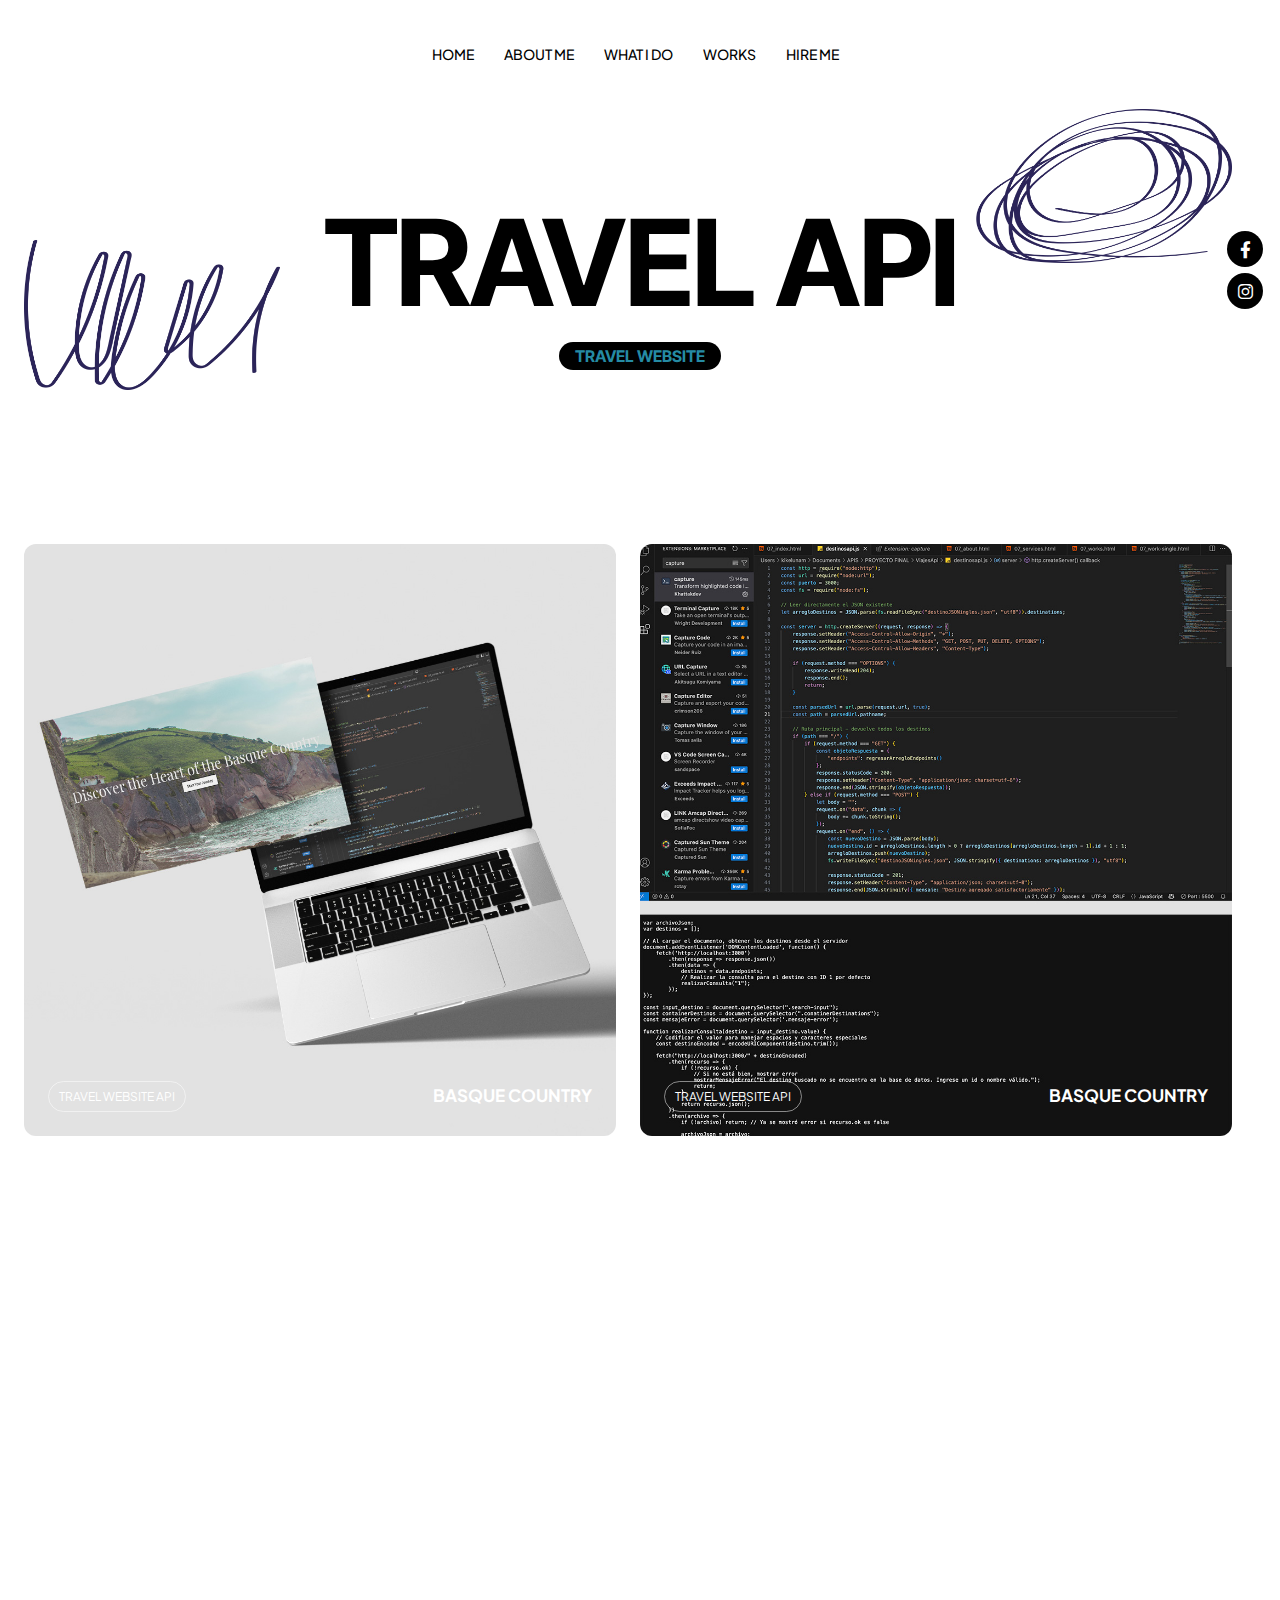
<file: 07_work-single3.html>
<!DOCTYPE html>
<html lang="en">

<head>
    <title>Weblunam - Travel API PJ</title>
    <link rel="icon" href="images/iconLunam.webp" type="image/gif" sizes="16x16">

    <meta content="text/html;charset=utf-8" http-equiv="Content-Type">
    <meta content="width=device-width, initial-scale=1.0" name="viewport" >
    <meta content="" name="description" >
    <meta content="" name="keywords" >
    <meta content="" name="author" >
    <!-- CSS Files
    ================================================== -->
    <link href="css/bootstrap.min.css" rel="stylesheet" type="text/css" id="bootstrap">
    <link href="css/plugins.css" rel="stylesheet" type="text/css" >
    <link href="css/style.css" rel="stylesheet" type="text/css" >
    <link href="css/coloring.css" rel="stylesheet" type="text/css" >
    <!-- color scheme -->
    <link id="colors" href="css/colors/scheme-01.css" rel="stylesheet" type="text/css" >
    <!-- color scheme -->
    <link href="css/07_custom.css" rel="stylesheet" type="text/css" >
</head>
<body>
    <div id="wrapper">
        
        <!-- page preloader begin -->
        <div id="de-loader"></div>
        <!-- page preloader close -->

        <!-- content begin -->
        <div class="section-dark no-bottom no-top" id="content">

            <div id="top"></div>

            <section class="p-4">
                <div class="container-fluid">
                    <div class="row">
                        <div class="col-lg-12">
                            <div class="text-center pt-3 text-uppercase d-menu-1 fs-14 fw-bold wow" data-wow-delay=".3s">
                                <ul>
                                    <li><a href="index.html">Home</a></li>
                                    <li><a href="07_about.html">About Me</a></li>
                                    <li><a href="07_services.html">What I Do</a></li>
                                    <li><a href="07_works.html">Works</a></li>
                                    <li><a href="07_contact.html">Hire Me</a></li>
                                </ul>
                            </div>
                        </div>
                    </div>
                </div>
            </section>

            <section id="subheader" class="relative">
                <div class="container-fluid">
                    <div class="row justify-content-center">
                        <div class="col-lg-12 text-center">
                            <h1 class="fs-120 fs-xs-60 text-resize-h1 lh-0-75 mb-4">Travel API</h1>
                            <h4 class="id-color bg-dark d-inline rounded-20 p-1 px-3 fs-16">Travel Website</h4>
                            <div class="spacer-single"></div>
                        </div>
                    </div>
                </div>

                <div class="sc-icons dark abs abs-middle end-0 me-4">
                    <a href="https://www.facebook.com/profile.php?id=100087242755185"><i class="fa-brands fa-facebook-f"></i></a>
                    <a href="https://www.instagram.com/web.lunam/?utm_source=ig_web_button_share_sheet"><i class="fa-brands fa-instagram"></i></a>
                </div>

                <img src="images/misc/scratches-1.webp" class="w-20 ms-4 abs abs-middle" alt="">
                <img src="images/misc/scratches-2.webp" class="w-20 me-5 abs top-0 end-0" alt="">
            </section>

            <section class="no-top px-4">
                <div class="container-fluid">
                    <div class="row g-4">
                        <div class="row g-4 wow fadeInUp" data-wow-delay=".7s">
                            <div class="col-lg-6">
                                <div class="hover rounded-1 relative overflow-hidden text-light">  
                                  <a href="images/BasqueCountryHome.jpg" class="image-popup overflow-hidden d-block relative">
                                    <img src="images/BasqueCountryHome.jpg" class="img-fluid hover-scale-1-2" alt="">
                                    <div class="absolute bottom-0 w-100 p-4 d-flex text-white justify-content-between">
                                        <div class="d-tag-s2">Travel Website API</div>
                                        <div class="fw-bold text-uppercase">Basque Country</div>
                                    </div>
                                  </a>
                                </div>
                            </div>
                            
                            <div class="col-lg-6">
                                <div class="hover rounded-1 relative overflow-hidden text-light">  
                                  <a href="images/BasqueCt1.jpg" class="image-popup overflow-hidden d-block relative">
                                    <img src="images/BasqueCt1.jpg" class="img-fluid hover-scale-1-2" alt="">
                                    <div class="absolute bottom-0 w-100 p-4 d-flex text-white justify-content-between">
                                        <div class="d-tag-s2">Travel Website API</div>
                                        <div class="fw-bold text-uppercase">Basque Country</div>
                                    </div>
                                  </a>
                                </div>
                            </div>
                        </div>
                    </div>
                </div>
            </section>

             <section class="no-top">
                 <div class="container">
                     <div class="row g-4">
                         <div class="col-lg-2">
                             <div class="subtitle wow fadeInUp" data-wow-delay=".3s">Project Details</div>
                         </div>

                         <div class="col-lg-10">
                             <div class="row">
                                 <div class="col-lg-12">                            
                                     <div class="row g-4 gx-5 wow fadeInUp" data-wow-delay=".5s">
                                         <div class="col-sm-6">
                                             <h4>Overview</h4>
                                             <p class="no-bottom">The travel website was developed as a dynamic platform to 
                                                help users explore and discover travel destinations through a custom-built API. 
                                                It offers a responsive and user-friendly interface that connects travelers with
                                                 curated information about various locations. The site is designed to enhance the 
                                                 travel planning experience by providing easy access to destination data, visuals,
                                                  and relevant tips—all in one place. By integrating an API of destinations,
                                                   the website ensures up-to-date, scalable, and personalized content delivery, 
                                                   making travel discovery more intuitive and engaging.</p>
                                         </div>

                                         <div class="col-sm-6">
                                             <h4>Objectives</h4>
                                             <ul class="ul-style-2">
                                                <li>Evaluate users’ familiarity with digital tools and resources for discovering travel destinations through a survey.
                                                </li>
                                                <li>Identify and integrate reliable travel-related tools and APIs that enhance the user experience and accessibility of
                                                    destination information.</li>
                                                <li>Design and develop a responsive travel website that showcases curated destinations and provides easy access to
                                                    useful travel information via the custom API.</li>

                                                
                                             </ul>
                                         </div>
                                     </div>

                                     <div class="spacer-double"></div>

                                     <div class="row g-4 gx-5 wow fadeInUp" data-wow-delay=".6s">
                                         <div class="col-lg-3 col-sm-2">
                                             <h6>Category</h6>
                                                 Website
                                         </div>

                                         

                                         <div class="col-lg-3 col-sm-2">
                                             <h6>Client</h6>
                                             API Node.js
                                         </div>

                                         <div class="col-lg-3 col-sm-2">
                                             <h6>Year</h6>
                                             2024
                                         </div>
                                     </div>

                                 </div>                        
                             </div>
                         </div>
                     </div>
                 </div>
             </section>

             
            
        </div>
        <!-- content close -->
        
        <!-- footer begin -->
        <footer>
            <div class="container-fluid">
                <div class="px-2">
                    <div class="row g-4 align-items-center">
                        <div class="col-lg-6">
                            <div class="d-menu-1 wow" data-wow-delay=".3s">
                                <ul>
                                    <li><a href="https://www.linkedin.com/in/javierlunamacias/">linkedin</a></li>
                                    <li><a href="https://www.instagram.com/web.lunam/?utm_source=ig_web_button_share_sheet">Instagram</a></li>
                                </ul>


                            </div>
                        </div>

                        <div class="col-lg-6 text-lg-end">
                            <a href="07_contact.html">
                                <h2 class="fs-84 fw-800 pe-3 shuffle wow fadeInLeft" data-wow-delay=".3s">Let's Talk</h2>
                            </a>
                        </div>
                    </div>
                </div>
            </div>
        </footer>
        <!-- footer close -->
    </div>


    <!-- Javascript Files
    ================================================== -->
    <script src="js/plugins.js"></script>
    <script src="js/designesia.js"></script>
    <script src="js/custom-marquee.js"></script>

</body>
</html>
</file>
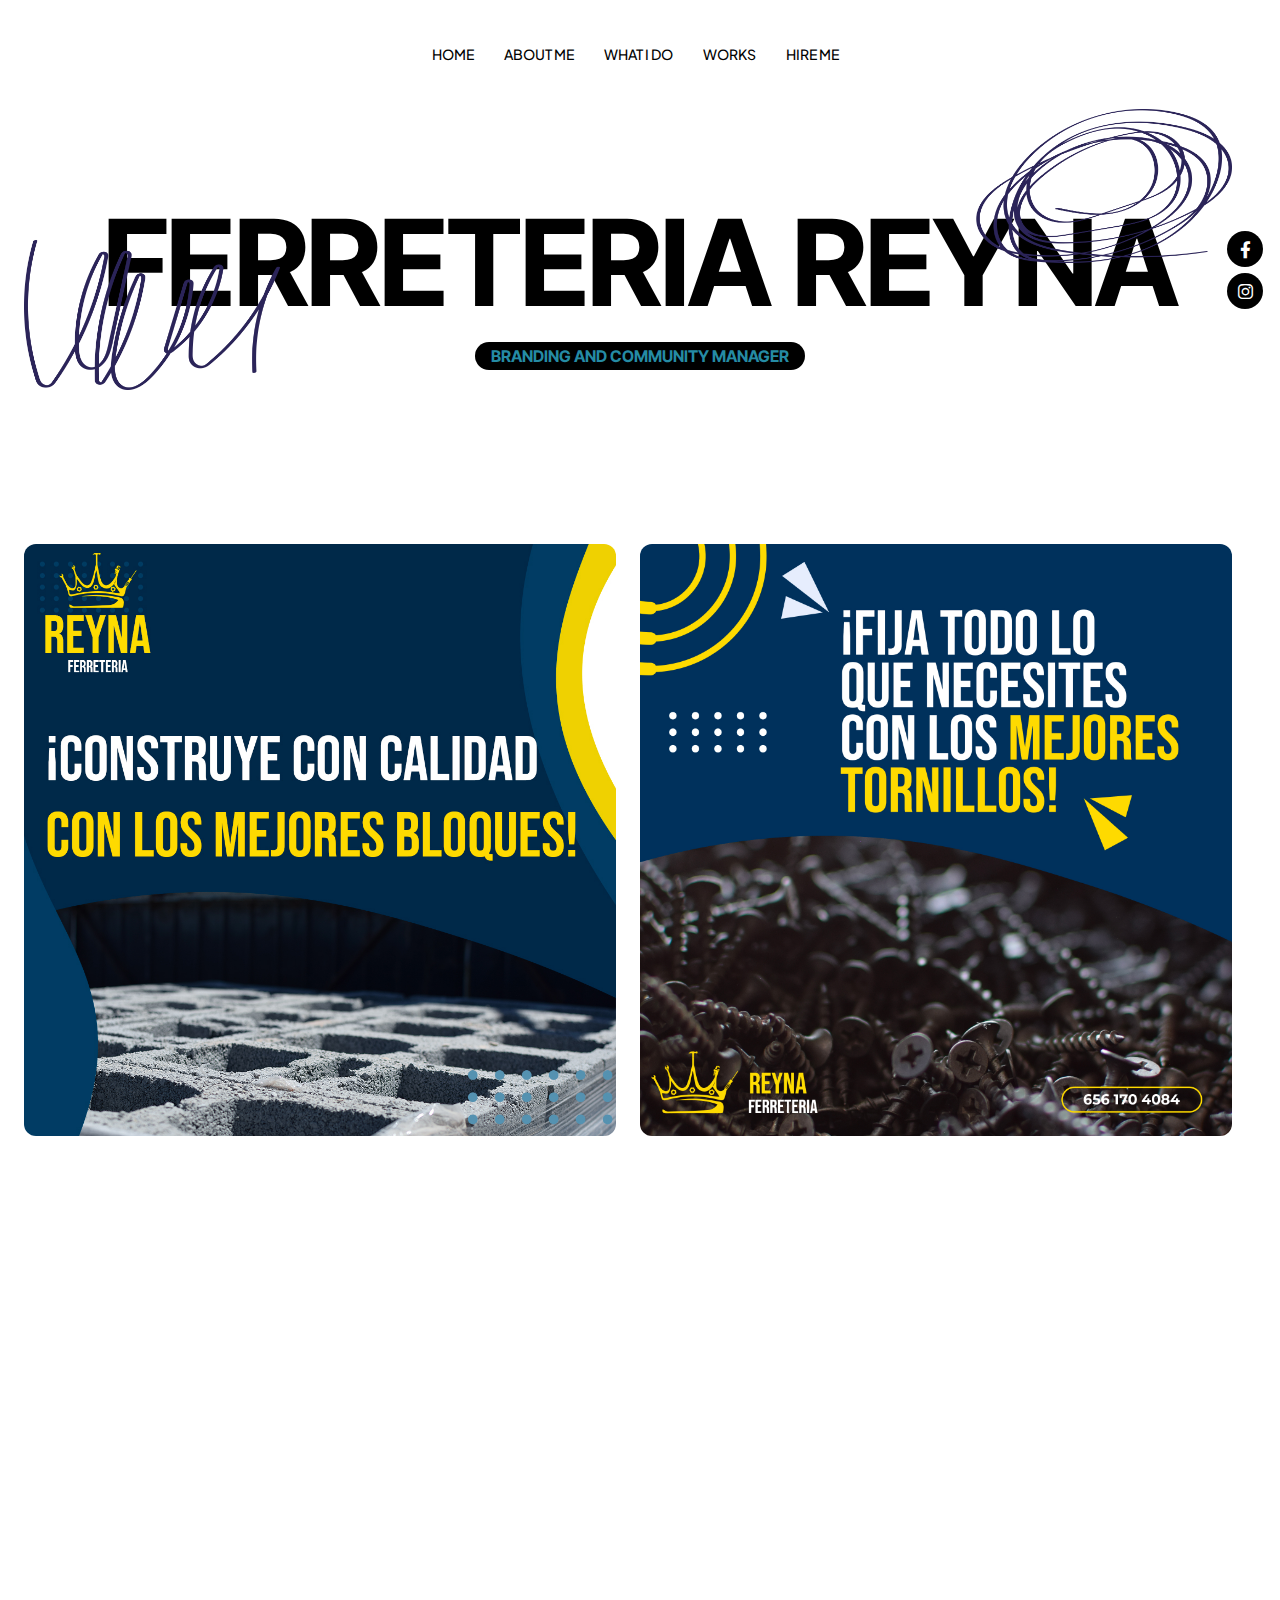
<file: 07_work-single4.html>
<!DOCTYPE html>
<html lang="en">

<head>
    <title>Weblunam - Ferreteria Reyna PJ</title>
    <link rel="icon" href="images/iconLunam.webp" type="image/gif" sizes="16x16">

    <meta content="text/html;charset=utf-8" http-equiv="Content-Type">
    <meta content="width=device-width, initial-scale=1.0" name="viewport">
    <meta content="" name="description">
    <meta content="" name="keywords">
    <meta content="" name="author">
    <!-- CSS Files
    ================================================== -->
    <link href="css/bootstrap.min.css" rel="stylesheet" type="text/css" id="bootstrap">
    <link href="css/plugins.css" rel="stylesheet" type="text/css">
    <link href="css/style.css" rel="stylesheet" type="text/css">
    <link href="css/coloring.css" rel="stylesheet" type="text/css">
    <!-- color scheme -->
    <link id="colors" href="css/colors/scheme-01.css" rel="stylesheet" type="text/css">
    <!-- color scheme -->
    <link href="css/07_custom.css" rel="stylesheet" type="text/css">
</head>

<body>
    <div id="wrapper">

        <!-- page preloader begin -->
        <div id="de-loader"></div>
        <!-- page preloader close -->

        <!-- content begin -->
        <div class="section-dark no-bottom no-top" id="content">

            <div id="top"></div>

            <section class="p-4">
                <div class="container-fluid">
                    <div class="row">
                        <div class="col-lg-12">
                            <div class="text-center pt-3 text-uppercase d-menu-1 fs-14 fw-bold wow"
                                data-wow-delay=".3s">
                                <ul>
                                    <li><a href="index.html">Home</a></li>
                                    <li><a href="07_about.html">About Me</a></li>
                                    <li><a href="07_services.html">What I Do</a></li>
                                    <li><a href="07_works.html">Works</a></li>
                                    <li><a href="07_contact.html">Hire Me</a></li>
                                </ul>
                            </div>
                        </div>
                    </div>
                </div>
            </section>

            <section id="subheader" class="relative">
                <div class="container-fluid">
                    <div class="row justify-content-center">
                        <div class="col-lg-12 text-center">
                            <h1 class="fs-120 fs-xs-60 text-resize-h1 lh-0-75 mb-4">Ferreteria Reyna</h1>
                            <h4 class="id-color bg-dark d-inline rounded-20 p-1 px-3 fs-16">Branding and Community
                                Manager
                            </h4>
                            <div class="spacer-single"></div>
                        </div>
                    </div>
                </div>

                <div class="sc-icons dark abs abs-middle end-0 me-4">
                    <a href="https://www.facebook.com/profile.php?id=100087242755185"><i
                            class="fa-brands fa-facebook-f"></i></a>
                    <a href="https://www.instagram.com/web.lunam/?utm_source=ig_web_button_share_sheet"><i
                            class="fa-brands fa-instagram"></i></a>
                </div>

                <img src="images/misc/scratches-1.webp" class="w-20 ms-4 abs abs-middle" alt="">
                <img src="images/misc/scratches-2.webp" class="w-20 me-5 abs top-0 end-0" alt="">
            </section>

            <section class="no-top px-4">
                <div class="container-fluid">
                    <div class="row g-4">
                        <div class="row g-4 wow fadeInUp" data-wow-delay=".7s">
                            <div class="col-lg-6">
                                <div class="hover rounded-1 relative overflow-hidden text-light">
                                    <a href="images/ferre1.jpg" class="image-popup overflow-hidden d-block relative">
                                        <img src="images/ferre1.jpg" class="img-fluid hover-scale-1-2" alt="">
                                        <div
                                            class="absolute bottom-0 w-100 p-4 d-flex text-white justify-content-between">

                                        </div>
                                    </a>
                                </div>
                            </div>

                            <div class="col-lg-6">
                                <div class="hover rounded-1 relative overflow-hidden text-light">
                                    <a href="images/Ferre2.jpg" class="image-popup overflow-hidden d-block relative">
                                        <img src="images/Ferre2.jpg" class="img-fluid hover-scale-1-2" alt="">
                                        <div
                                            class="absolute bottom-0 w-100 p-4 d-flex text-white justify-content-between">

                                        </div>
                                    </a>
                                </div>
                            </div>
                        </div>
                    </div>
                </div>
            </section>

            <section class="no-top">
                <div class="container">
                    <div class="row g-4">
                        <div class="col-lg-2">
                            <div class="subtitle wow fadeInUp" data-wow-delay=".3s">Project Details</div>
                        </div>

                        <div class="col-lg-10">
                            <div class="row">
                                <div class="col-lg-12">
                                    <div class="row g-4 gx-5 wow fadeInUp" data-wow-delay=".5s">
                                        <div class="col-sm-6">
                                            <h4>Overview</h4>
                                            <p class="no-bottom">As a Community Manager for a local hardware store,
                                                I was responsible for strengthening the brand’s online presence and
                                                engaging
                                                with customers through social media platforms. My role involved planning
                                                and publishing content, responding to customer inquiries, promoting
                                                in-store
                                                offers, and analyzing engagement metrics to refine communication
                                                strategies.
                                                By creating informative and approachable content, I helped humanize the
                                                brand
                                                and improve its visibility in the local market.</p>
                                        </div>

                                        <div class="col-sm-6">
                                            <h4>Objectives</h4>
                                            <ul class="ul-style-2">
                                                <li>Boost social media engagement and grow the local follower base.</li>
                                                <li>Promote in-store products, seasonal offers, and DIY tips through
                                                    targeted content.</li>
                                                <li>Enhance customer interaction and satisfaction through timely
                                                    responses and helpful posts.</li>
                                                <li>Strengthen brand identity and trust within the local community.</li>
                                                <li>Monitor and analyze performance metrics to optimize content
                                                    strategy.</li>


                                            </ul>
                                        </div>
                                    </div>

                                    <div class="spacer-double"></div>

                                    <div class="row g-4 gx-5 wow fadeInUp" data-wow-delay=".6s">
                                        <div class="col-lg-3 col-sm-2">
                                            <h6>Category</h6>
                                            Branding, Community Manager
                                        </div>



                                        <div class="col-lg-3 col-sm-2">
                                            <h6>Client</h6>
                                            Ferreteria Reyna
                                        </div>

                                        <div class="col-lg-3 col-sm-2">
                                            <h6>Year</h6>
                                            2025
                                        </div>
                                    </div>

                                </div>
                            </div>
                        </div>
                    </div>
                </div>
            </section>

           

        </div>
        <!-- content close -->

        <!-- footer begin -->
        <footer>
            <div class="container-fluid">
                <div class="px-2">
                    <div class="row g-4 align-items-center">
                        <div class="col-lg-6">
                            <div class="d-menu-1 wow" data-wow-delay=".3s">
                                <ul>
                                    <li><a href="https://www.linkedin.com/in/javierlunamacias/">linkedin</a></li>
                                    <li><a href="https://www.instagram.com/web.lunam/?utm_source=ig_web_button_share_sheet">Instagram</a></li>
                                </ul>


                            </div>
                        </div>

                        <div class="col-lg-6 text-lg-end">
                            <a href="07_contact.html">
                                <h2 class="fs-84 fw-800 pe-3 shuffle wow fadeInLeft" data-wow-delay=".3s">Let's Talk</h2>
                            </a>
                        </div>
                    </div>
                </div>
            </div>
        </footer>
        <!-- footer close -->
    </div>


    <!-- Javascript Files
    ================================================== -->
    <script src="js/plugins.js"></script>
    <script src="js/designesia.js"></script>
    <script src="js/custom-marquee.js"></script>

</body>

</html>
</file>
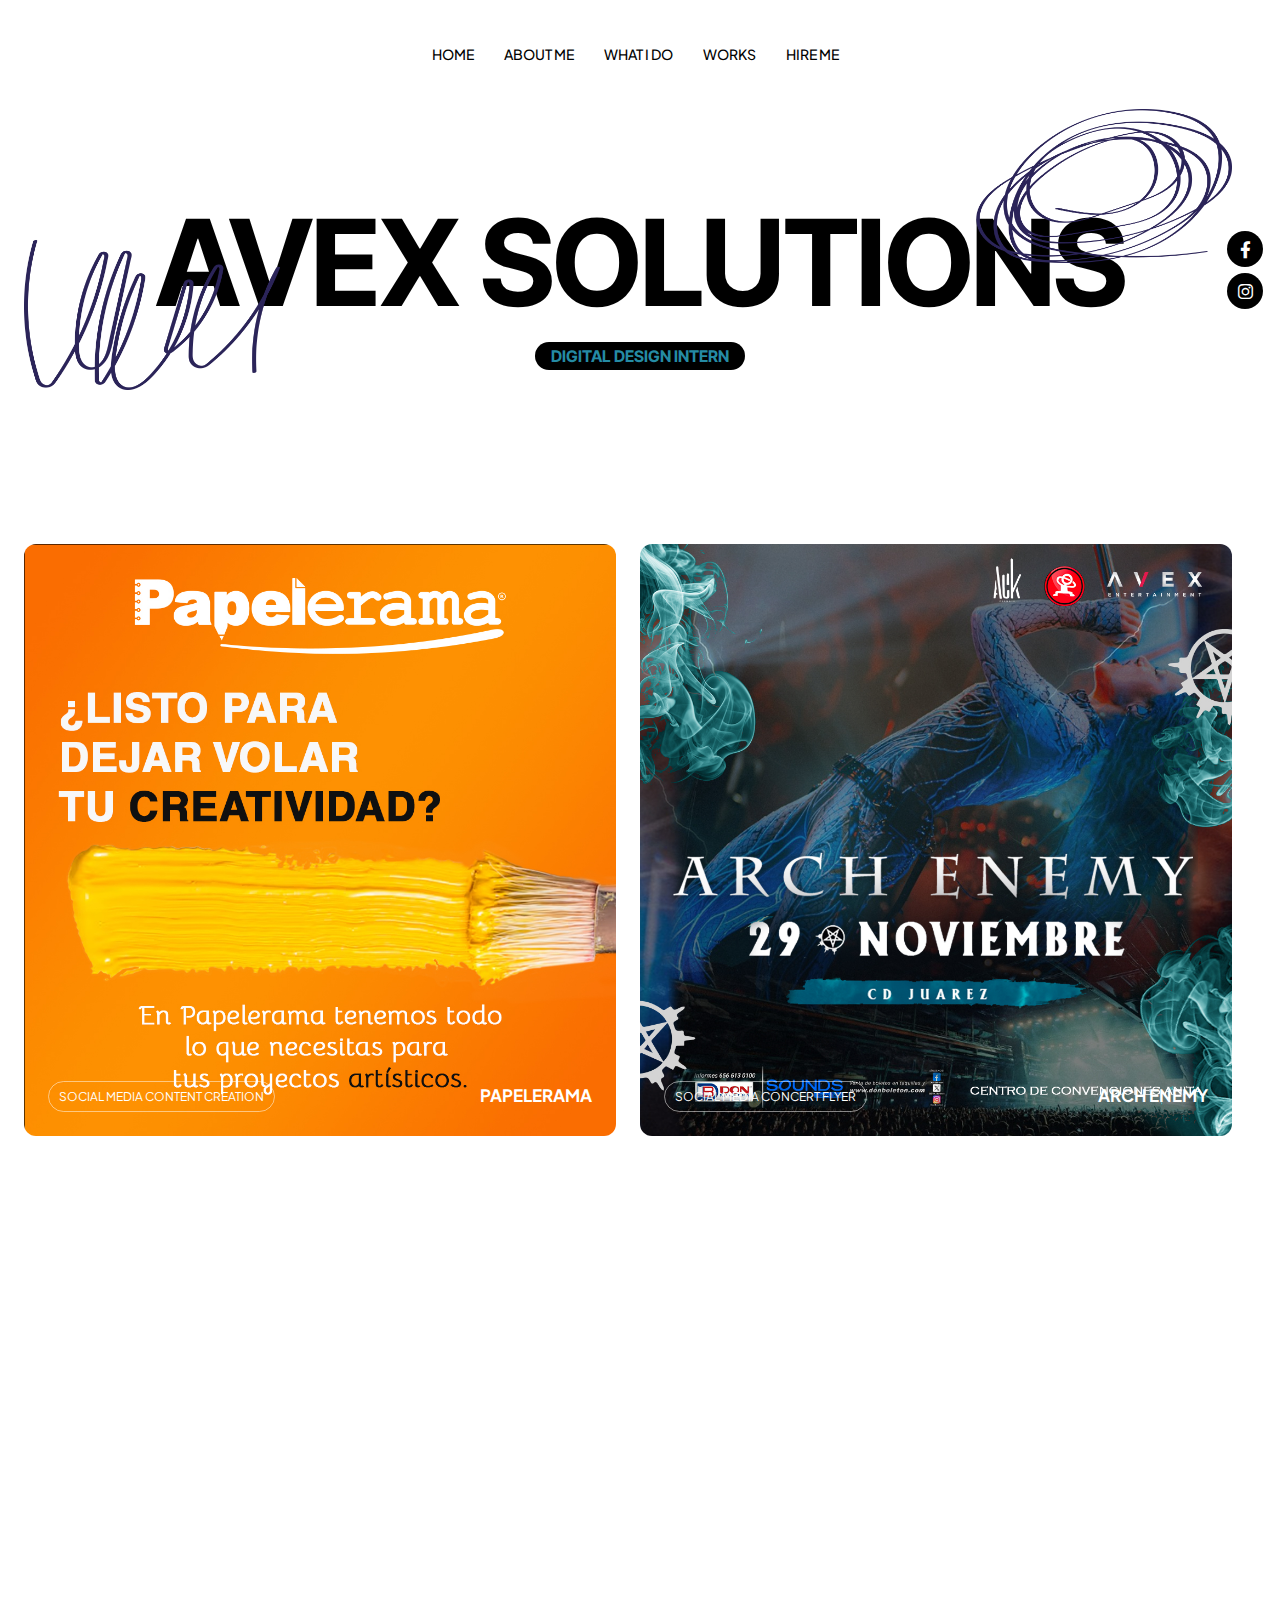
<file: 07_work-single5.html>
<!DOCTYPE html>
<html lang="en">

<head>
    <title>Weblunam - AVEX Solutions PJ</title>
    <link rel="icon" href="images/iconLunam.webp" type="image/gif" sizes="16x16">

    <meta content="text/html;charset=utf-8" http-equiv="Content-Type">
    <meta content="width=device-width, initial-scale=1.0" name="viewport" >
    <meta content="" name="description" >
    <meta content="" name="keywords" >
    <meta content="" name="author" >
    <!-- CSS Files
    ================================================== -->
    <link href="css/bootstrap.min.css" rel="stylesheet" type="text/css" id="bootstrap">
    <link href="css/plugins.css" rel="stylesheet" type="text/css" >
    <link href="css/style.css" rel="stylesheet" type="text/css" >
    <link href="css/coloring.css" rel="stylesheet" type="text/css" >
    <!-- color scheme -->
    <link id="colors" href="css/colors/scheme-01.css" rel="stylesheet" type="text/css" >
    <!-- color scheme -->
    <link href="css/07_custom.css" rel="stylesheet" type="text/css" >
</head>
<body>
    <div id="wrapper">
        
        <!-- page preloader begin -->
        <div id="de-loader"></div>
        <!-- page preloader close -->

        <!-- content begin -->
        <div class="section-dark no-bottom no-top" id="content">

            <div id="top"></div>

            <section class="p-4">
                <div class="container-fluid">
                    <div class="row">
                        <div class="col-lg-12">
                            <div class="text-center pt-3 text-uppercase d-menu-1 fs-14 fw-bold wow" data-wow-delay=".3s">
                                <ul>
                                    <li><a href="index.html">Home</a></li>
                                    <li><a href="07_about.html">About Me</a></li>
                                    <li><a href="07_services.html">What I Do</a></li>
                                    <li><a href="07_works.html">Works</a></li>
                                    <li><a href="07_contact.html">Hire Me</a></li>
                                </ul>
                            </div>
                        </div>
                    </div>
                </div>
            </section>

            <section id="subheader" class="relative">
                <div class="container-fluid">
                    <div class="row justify-content-center">
                        <div class="col-lg-12 text-center">
                            <h1 class="fs-120 fs-xs-60 text-resize-h1 lh-0-75 mb-4">AVEX Solutions</h1>
                            <h4 class="id-color bg-dark d-inline rounded-20 p-1 px-3 fs-16">Digital Design Intern</h4>
                            <div class="spacer-single"></div>
                        </div>
                    </div>
                </div>

                <div class="sc-icons dark abs abs-middle end-0 me-4">
                    <a href="https://www.facebook.com/profile.php?id=100087242755185"><i class="fa-brands fa-facebook-f"></i></a>
                    <a href="https://www.instagram.com/web.lunam/?utm_source=ig_web_button_share_sheet"><i class="fa-brands fa-instagram"></i></a>
                </div>

                <img src="images/misc/scratches-1.webp" class="w-20 ms-4 abs abs-middle" alt="">
                <img src="images/misc/scratches-2.webp" class="w-20 me-5 abs top-0 end-0" alt="">
            </section>

            <section class="no-top px-4">
                <div class="container-fluid">
                    <div class="row g-4">
                        <div class="row g-4 wow fadeInUp" data-wow-delay=".7s">
                            <div class="col-lg-6">
                                <div class="hover rounded-1 relative overflow-hidden text-light">  
                                  <a href="images/PapeleramaProp1.jpg" class="image-popup overflow-hidden d-block relative">
                                    <img src="images/PapeleramaProp1.jpg" class="img-fluid hover-scale-1-2" alt="">
                                    <div class="absolute bottom-0 w-100 p-4 d-flex text-white justify-content-between">
                                        <div class="d-tag-s2">Social Media Content Creation</div>
                                        <div class="fw-bold text-uppercase">Papelerama</div>
                                    </div>
                                  </a>
                                </div>
                            </div>
                            
                            <div class="col-lg-6">
                                <div class="hover rounded-1 relative overflow-hidden text-light">  
                                  <a href="images/PropuestaPost06.jpg" class="image-popup overflow-hidden d-block relative">
                                    <img src="images/PropuestaPost06.jpg" class="img-fluid hover-scale-1-2" alt="">
                                    <div class="absolute bottom-0 w-100 p-4 d-flex text-white justify-content-between">
                                        <div class="d-tag-s2">Social Media Concert Flyer</div>
                                        <div class="fw-bold text-uppercase">Arch Enemy</div>
                                    </div>
                                  </a>
                                </div>
                            </div>
                        </div>
                    </div>
                </div>
            </section>

             <section class="no-top">
                 <div class="container">
                     <div class="row g-4">
                         <div class="col-lg-2">
                             <div class="subtitle wow fadeInUp" data-wow-delay=".3s">Project Details</div>
                         </div>

                         <div class="col-lg-10">
                             <div class="row">
                                 <div class="col-lg-12">                            
                                     <div class="row g-4 gx-5 wow fadeInUp" data-wow-delay=".5s">
                                         <div class="col-sm-6">
                                             <h4>Overview</h4>
                                             <p class="no-bottom">As a Digital Design Intern, I created engaging social media 
                                                content for various clients and events. Notable work includes promotional designs
                                                 for a Papelerama store, as well as bold and visually impactful posts for a metal 
                                                 concert featuring Arch Enemy. The role required a strong understanding of brand 
                                                 identity, audience preferences, and platform-specific design trends. I collaborated
                                                  with marketing teams to ensure all designs aligned with each campaign’s goals and
                                                   brand voice.</p>
                                         </div>

                                         <div class="col-sm-6">
                                             <h4>Objectives</h4>
                                             <ul class="ul-style-2">
                                                <li>Design creative and visually compelling posts tailored to each brand’s identity.</li>
                                                <li>Support promotional campaigns for events and retail products through social media visuals.</li>
                                                <li>Ensure consistency and quality across all digital content produced.</li>
                                                <li>Adapt designs for multiple platforms (Instagram, Facebook, Stories, etc.).</li>
                                                <li>Contribute to improved brand engagement and online visibility through thoughtful design.</li>


                                                
                                             </ul>
                                         </div>
                                     </div>

                                     <div class="spacer-double"></div>

                                     <div class="row g-4 gx-5 wow fadeInUp" data-wow-delay=".6s">
                                         <div class="col-lg-3 col-sm-2">
                                             <h6>Category</h6>
                                                 Social Media Content Creation, copywriting
                                         </div>

                                         

                                         <div class="col-lg-3 col-sm-2">
                                             <h6>Client</h6>
                                             AVEX Solutions Internship
                                         </div>

                                         <div class="col-lg-3 col-sm-2">
                                             <h6>Year</h6>
                                             2024
                                         </div>
                                     </div>

                                 </div>                        
                             </div>
                         </div>
                     </div>
                 </div>
             </section>

             
            
        </div>
        <!-- content close -->
        
        <!-- footer begin -->
        <footer>
            <div class="container-fluid">
                <div class="px-2">
                    <div class="row g-4 align-items-center">
                        <div class="col-lg-6">
                            <div class="d-menu-1 wow" data-wow-delay=".3s">
                                <ul>
                                    <li><a href="https://www.linkedin.com/in/javierlunamacias/">linkedin</a></li>
                                    <li><a href="https://www.instagram.com/web.lunam/?utm_source=ig_web_button_share_sheet">Instagram</a></li>
                                </ul>


                            </div>
                        </div>

                        <div class="col-lg-6 text-lg-end">
                            <a href="07_contact.html">
                                <h2 class="fs-84 fw-800 pe-3 shuffle wow fadeInLeft" data-wow-delay=".3s">Let's Talk</h2>
                            </a>
                        </div>
                    </div>
                </div>
            </div>
        </footer>
        <!-- footer close -->
    </div>


    <!-- Javascript Files
    ================================================== -->
    <script src="js/plugins.js"></script>
    <script src="js/designesia.js"></script>
    <script src="js/custom-marquee.js"></script>

</body>
</html>
</file>
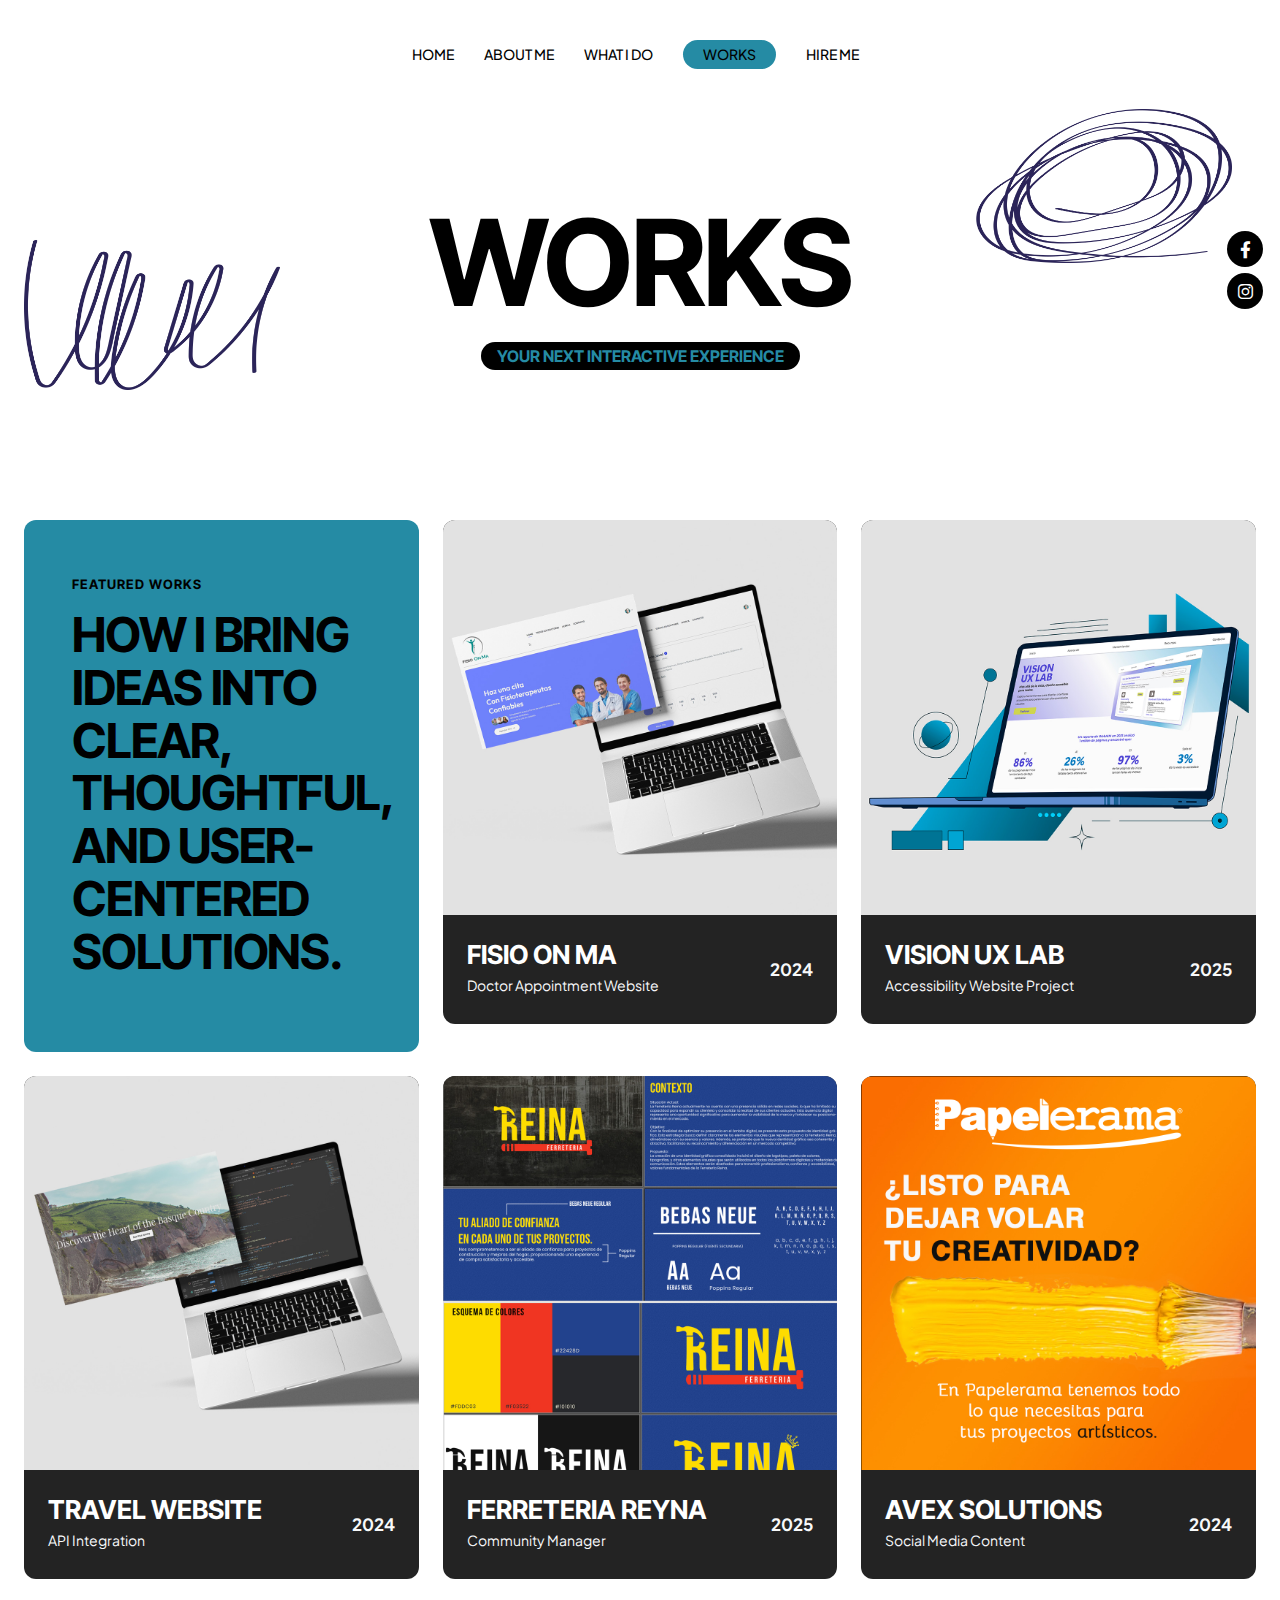
<file: 07_works.html>
<!DOCTYPE html>
<html lang="en">

<head>
    <title>Weblunam - Featured Works </title>
    <link rel="icon" href="images/iconLunam.webp" type="image/gif" sizes="16x16">

    <meta content="text/html;charset=utf-8" http-equiv="Content-Type">
    <meta content="width=device-width, initial-scale=1.0" name="viewport" >
    <meta content="" name="description" >
    <meta content="" name="keywords" >
    <meta content="" name="author" >
    <!-- CSS Files
    ================================================== -->
    <link href="css/bootstrap.min.css" rel="stylesheet" type="text/css" id="bootstrap">
    <link href="css/plugins.css" rel="stylesheet" type="text/css" >
    <link href="css/style.css" rel="stylesheet" type="text/css" >
    <link href="css/coloring.css" rel="stylesheet" type="text/css" >
    <!-- color scheme -->
    <link id="colors" href="css/colors/scheme-01.css" rel="stylesheet" type="text/css" >
    <!-- color scheme -->
    <link href="css/07_custom.css" rel="stylesheet" type="text/css" >
</head>
<body>
    <div id="wrapper">
        
        <!-- page preloader begin -->
        <div id="de-loader"></div>
        <!-- page preloader close -->

        <!-- content begin -->
        <div class="section-dark no-bottom no-top" id="content">

            <div id="top"></div>

            <section class="p-4">
                <div class="container-fluid">
                    <div class="row">
                        <div class="col-lg-12">
                            <div class="text-center pt-3 text-uppercase d-menu-1 fs-14 fw-bold wow" data-wow-delay=".3s">
                                <ul>
                                    <li><a href="index.html">Home</a></li>
                                    <li><a href="07_about.html">About Me</a></li>
                                    <li><a href="07_services.html">What I Do</a></li>
                                    <li class="active"><a href="07_works.html">Works</a></li>
                                    <li><a href="07_contact.html">Hire Me</a></li>
                                </ul>
                            </div>
                        </div>
                    </div>
                </div>
            </section>

            <section id="subheader" class="relative">
                <div class="container-fluid">
                    <div class="row justify-content-center">
                        <div class="col-lg-12 text-center">
                            <h1 class="fs-120 fs-xs-60 text-resize-h1 lh-0-75 mb-4">Works</h1>
                            <h4 class="id-color bg-dark d-inline rounded-20 p-1 px-3 fs-16">Your Next Interactive Experience</h4>
                            <div class="spacer-single"></div>
                        </div>
                    </div>
                </div>

                <div class="sc-icons dark abs abs-middle end-0 me-4">
                    <a href="https://www.facebook.com/profile.php?id=100087242755185"><i class="fa-brands fa-facebook-f"></i></a>
                    <a href="https://www.instagram.com/web.lunam/?utm_source=ig_web_button_share_sheet"><i class="fa-brands fa-instagram"></i></a>
                </div>

                <img src="images/misc/scratches-1.webp" class="w-20 ms-4 abs abs-middle" alt="">
                <img src="images/misc/scratches-2.webp" class="w-20 me-5 abs top-0 end-0" alt="">
            </section>

            <section class="no-top px-4">
                <div class="container-fluid">
                    <div class="row g-4 wow fadeInRight" data-wow-delay=".5s">
                        <div class="col-xl-4">
                            <div class="p-lg-5 p-4 bg-color h-100 rounded-1">
                                <div class="subtitle">Featured Works</div>
                                <h2>How I bring ideas into clear, thoughtful, and user-centered solutions.</h2>
                            </div>
                        </div>
                        <div class="col-xl-4 col-md-6">
                            <div class="bg-dark-2 rounded-1 overflow-hidden">
                                <div class="hover relative overflow-hidden text-light">  
                                  <a href="07_work-single.html" class="overflow-hidden d-block relative">
                                    <img src="images/FisioOnMaHome.jpg" class="img-fluid hover-scale-1-2" alt="">
                                  </a>

                                  <div class="p-4 d-flex justify-content-between align-items-center">
                                      <div>
                                          <h3 class="mb-0 lh-1-2">Fisio On Ma</h3>
                                          <span class="fs-14">Doctor Appointment Website</span>
                                      </div>
                                      <div class="fw-bold">
                                          2024
                                      </div>
                                  </div>
                                </div>
                            </div>
                        </div>

                        <div class="col-xl-4 col-md-6">
                            <div class="bg-dark-2 rounded-1 overflow-hidden">
                                <div class="hover relative overflow-hidden text-light">  
                                  <a href="07_work-single2.html" class="overflow-hidden d-block relative">
                                    <img src="images/VisonLabUxHome.jpg" class="img-fluid hover-scale-1-2" alt="">
                                  </a>

                                  <div class="p-4 d-flex justify-content-between align-items-center">
                                      <div>
                                          <h3 class="mb-0 lh-1-2">VISION UX LAB </h3>
                                          <span class="fs-14">Accessibility Website Project</span>
                                      </div>
                                      <div class="fw-bold">
                                          2025
                                      </div>
                                  </div>
                                </div>
                            </div>
                        </div>

                        <div class="col-xl-4 col-md-6">
                            <div class="bg-dark-2 rounded-1 overflow-hidden">
                                <div class="hover relative overflow-hidden text-light">  
                                  <a href="07_work-single3.html" class="overflow-hidden d-block relative">
                                    <img src="images/BasqueCountryHome.jpg" class="img-fluid hover-scale-1-2" alt="">
                                  </a>

                                  <div class="p-4 d-flex justify-content-between align-items-center">
                                      <div>
                                          <h3 class="mb-0 lh-1-2">Travel Website</h3>
                                          <span class="fs-14">API Integration</span>
                                      </div>
                                      <div class="fw-bold">
                                          2024
                                      </div>
                                  </div>
                                </div>
                            </div>
                        </div>

                        <div class="col-xl-4 col-md-6">
                            <div class="bg-dark-2 rounded-1 overflow-hidden">
                                <div class="hover relative overflow-hidden text-light">  
                                  <a href="07_work-single4.html" class="overflow-hidden d-block relative">
                                    <img src="images/FerreteriaReynaHome.jpg" class="img-fluid hover-scale-1-2" alt="">
                                  </a>

                                  <div class="p-4 d-flex justify-content-between align-items-center">
                                      <div>
                                          <h3 class="mb-0 lh-1-2">Ferreteria Reyna</h3>
                                          <span class="fs-14">Community Manager</span>
                                      </div>
                                      <div class="fw-bold">
                                          2025
                                      </div>
                                  </div>
                                </div>
                            </div>
                        </div>

                        <div class="col-xl-4 col-md-6">
                            <div class="bg-dark-2 rounded-1 overflow-hidden">
                                <div class="hover relative overflow-hidden text-light">  
                                  <a href="07_work-single5.html" class="overflow-hidden d-block relative">
                                    <img src="images/PapeleramaProp1.jpg" class="img-fluid hover-scale-1-2" alt="">
                                  </a>

                                  <div class="p-4 d-flex justify-content-between align-items-center">
                                      <div>
                                          <h3 class="mb-0 lh-1-2">AVEX SOLUTIONS</h3>
                                          <span class="fs-14">Social Media Content</span>
                                      </div>
                                      <div class="fw-bold">
                                          2024
                                      </div>
                                  </div>
                                </div>
                            </div>
                        </div>
                        
                    </div>
                </div>
            </section>
            
        </div>
        <!-- content close -->
        
        <!-- footer begin -->
        <footer>
            <div class="container-fluid">
                <div class="px-2">
                    <div class="row g-4 align-items-center">
                        <div class="col-lg-6">
                            <div class="d-menu-1 wow" data-wow-delay=".3s">
                                <ul>
                                    <li><a href="https://www.linkedin.com/in/javierlunamacias/">linkedin</a></li>
                                    <li><a href="https://www.instagram.com/web.lunam/?utm_source=ig_web_button_share_sheet">Instagram</a></li>
                                </ul>


                            </div>
                        </div>

                        <div class="col-lg-6 text-lg-end">
                            <a href="07_contact.html">
                                <h2 class="fs-84 fw-800 pe-3 shuffle wow fadeInLeft" data-wow-delay=".3s">Let's Talk</h2>
                            </a>
                        </div>
                    </div>
                </div>
            </div>
        </footer>
        <!-- footer close -->
    </div>


    <!-- Javascript Files
    ================================================== -->
    <script src="js/plugins.js"></script>
    <script src="js/designesia.js"></script>
    <script src="js/custom-marquee.js"></script>

</body>
</html>
</file>
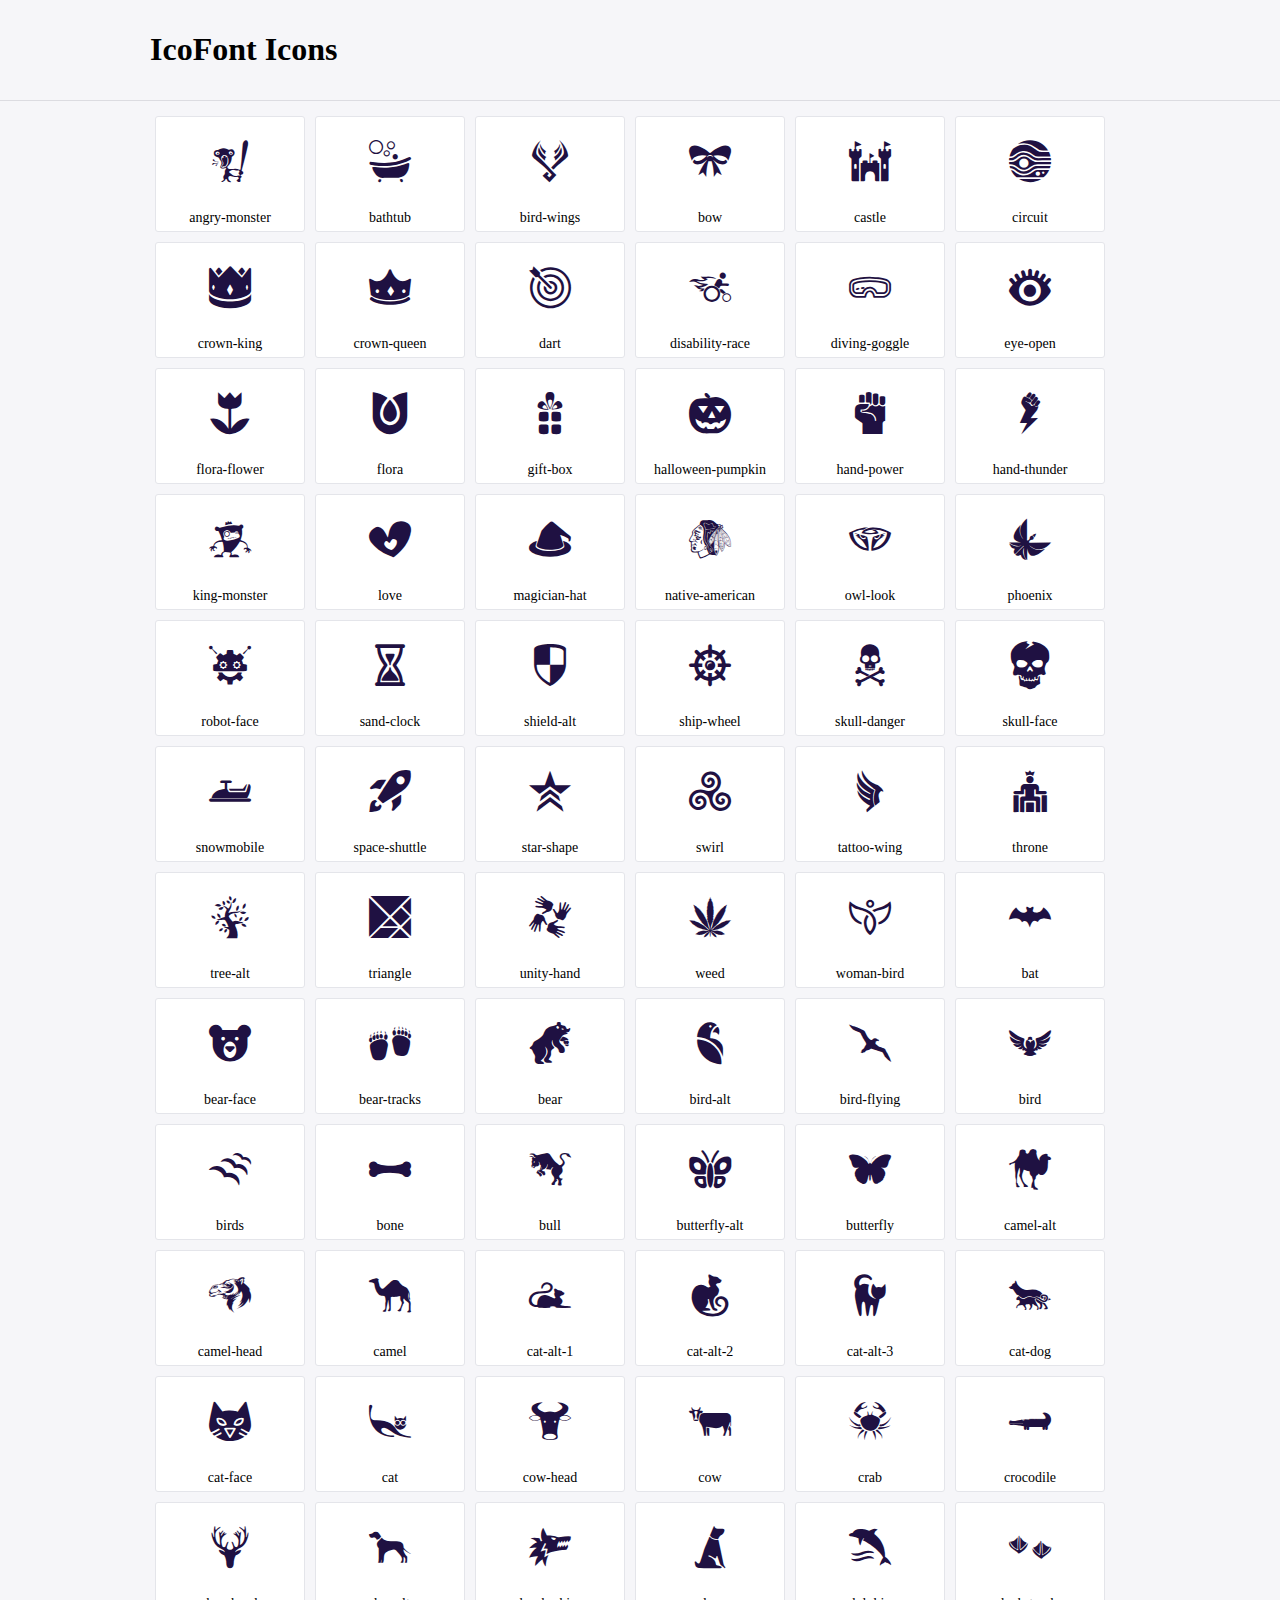
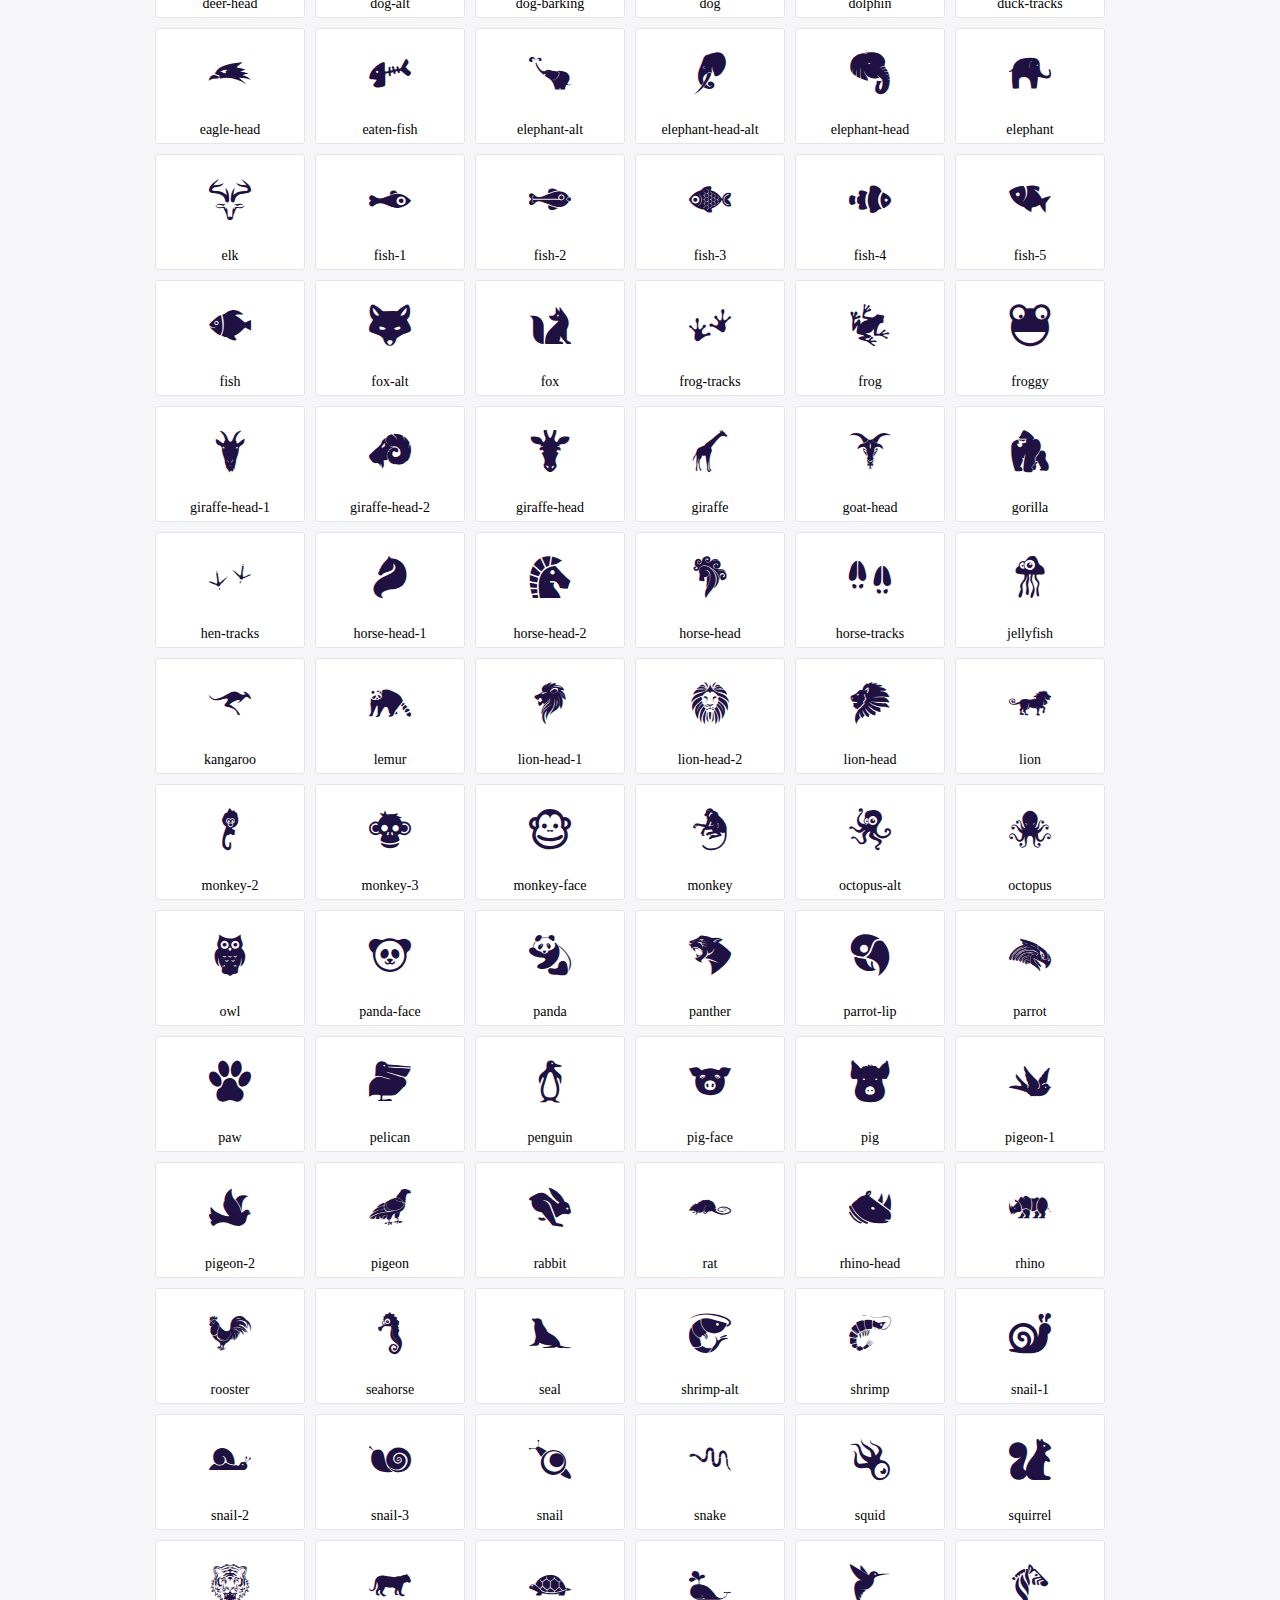
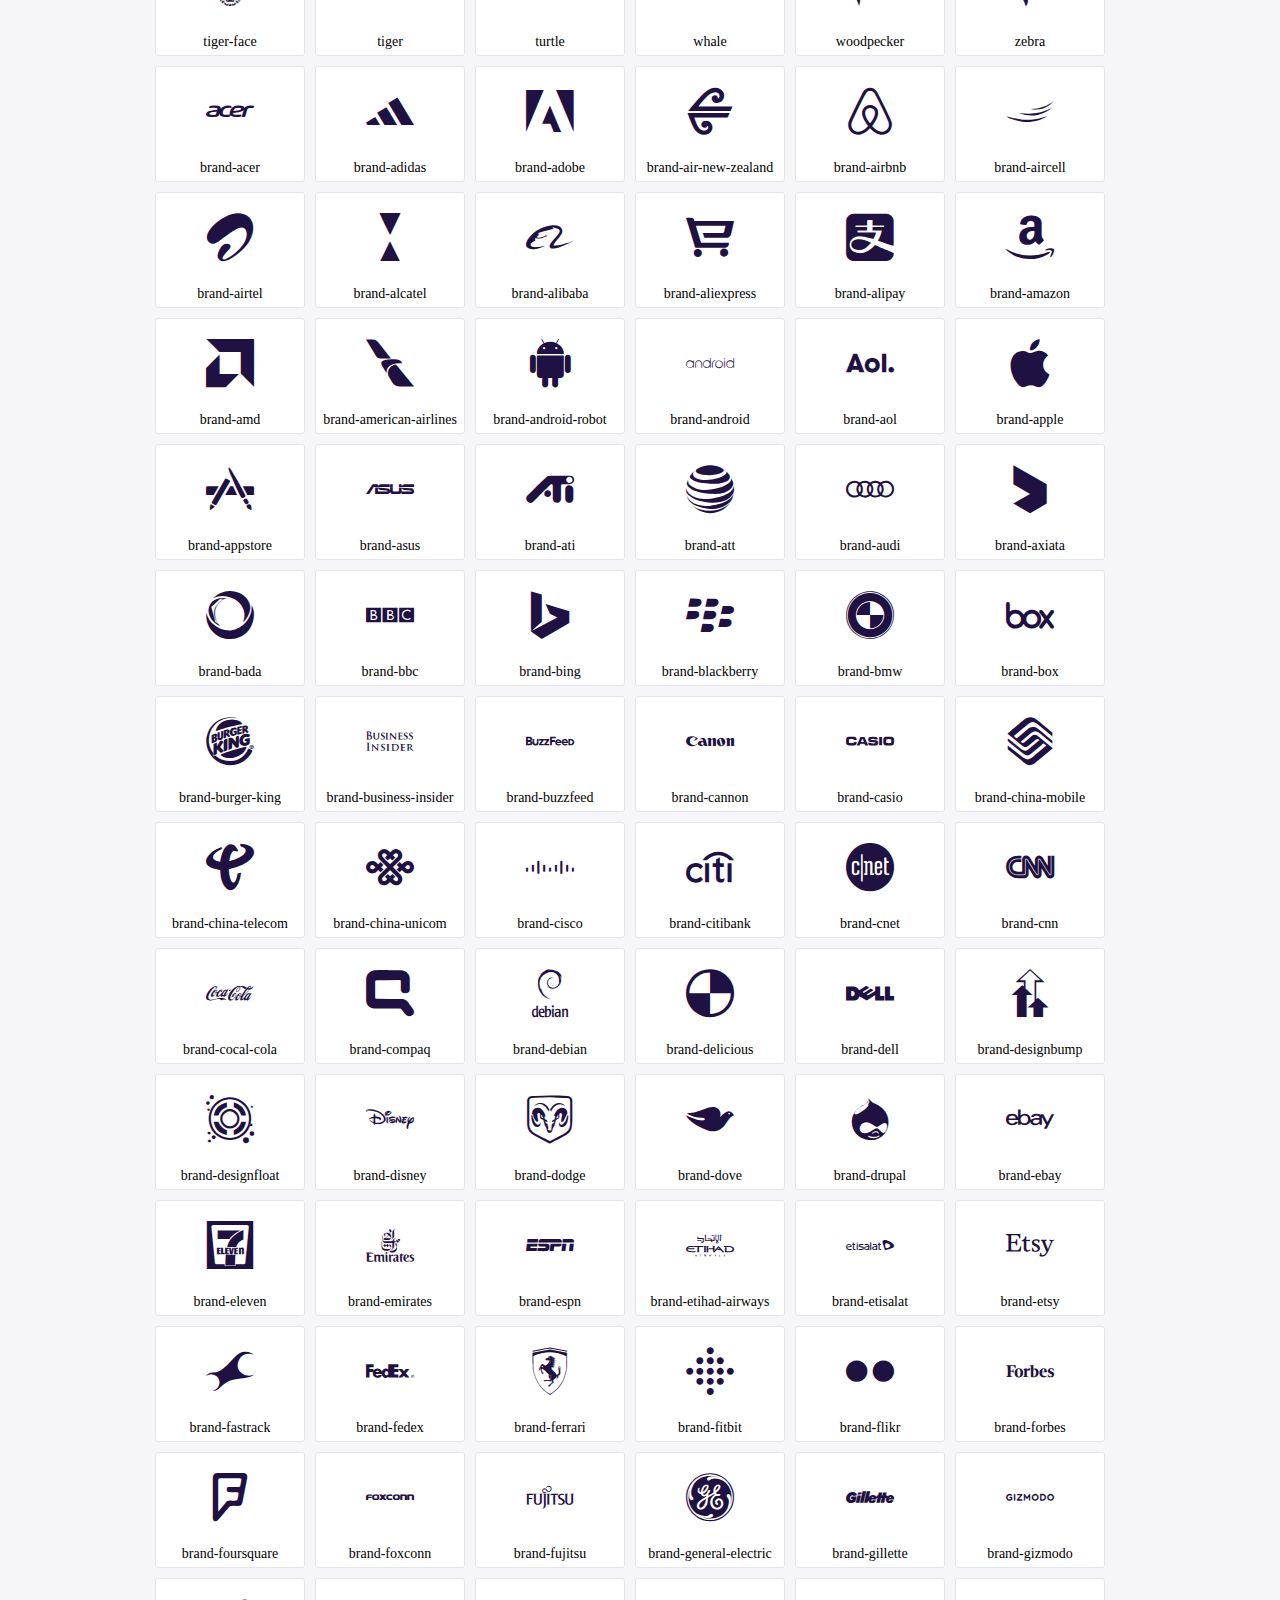
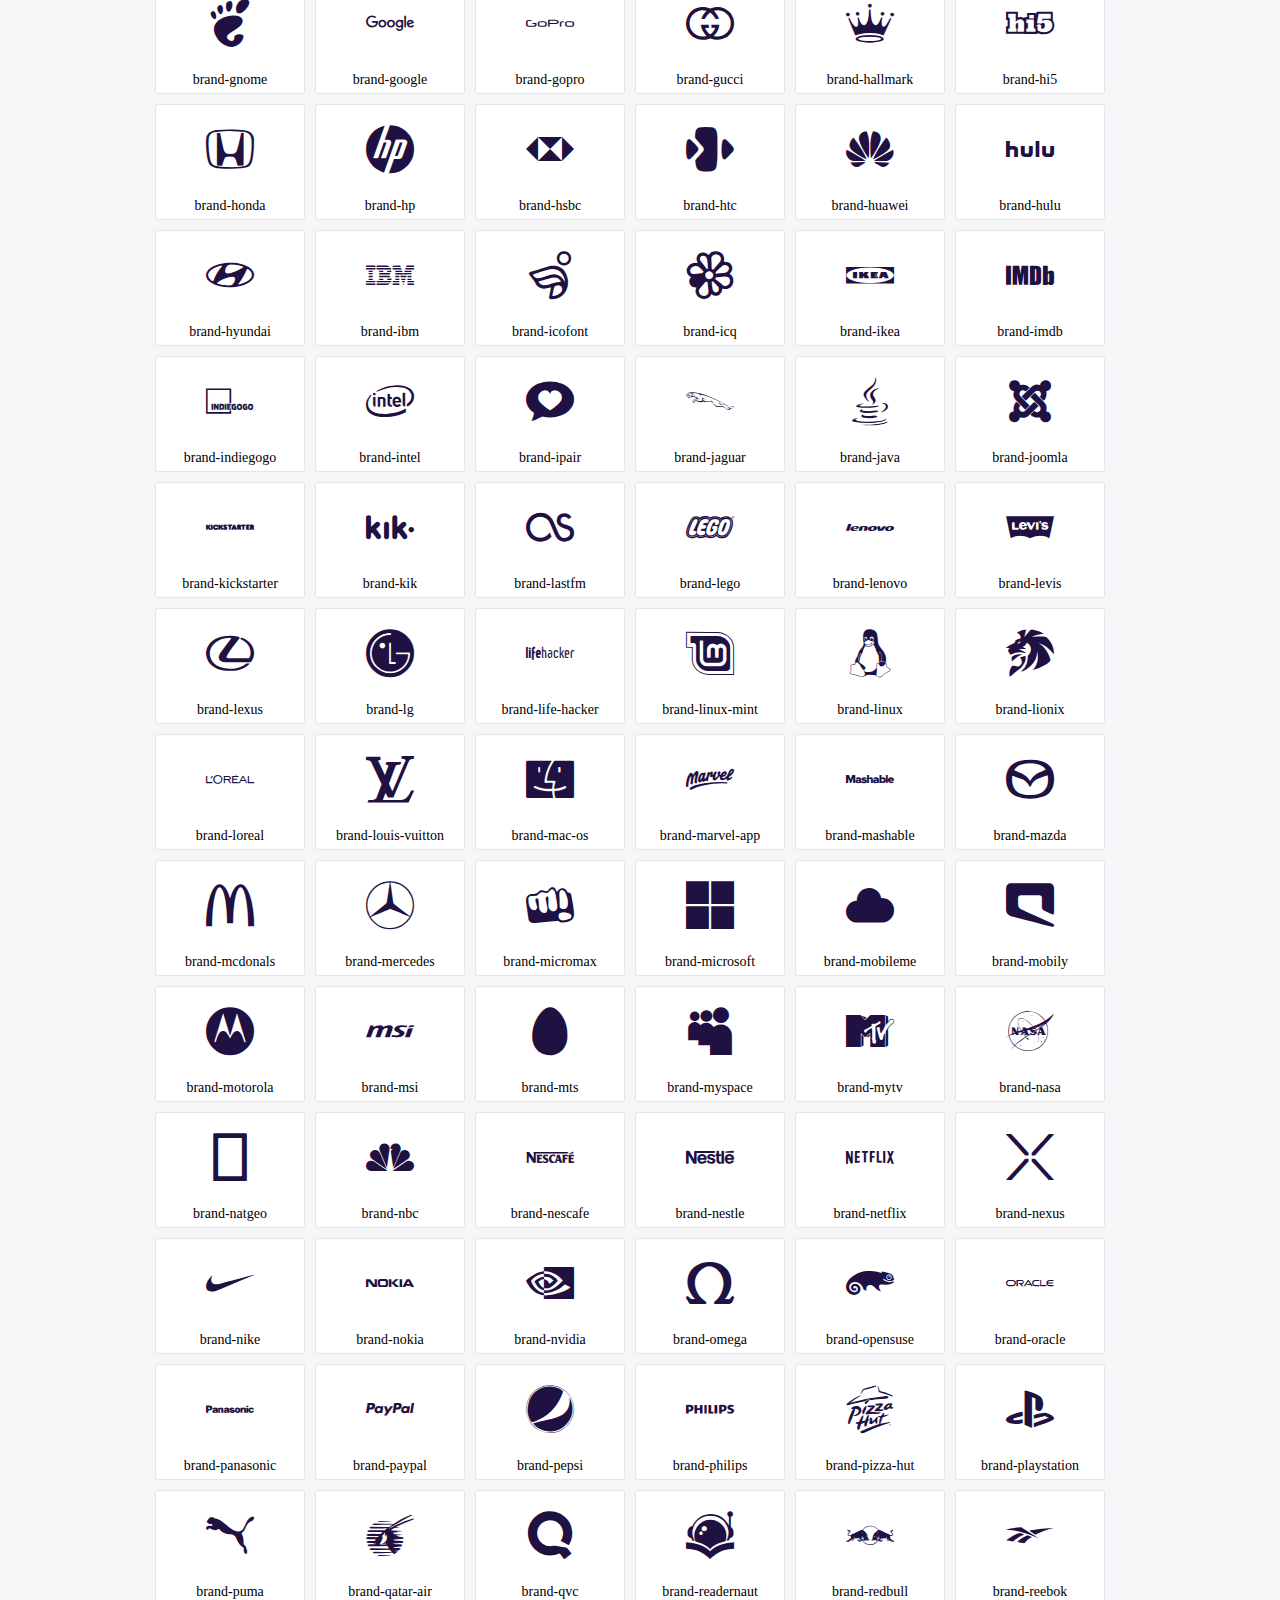
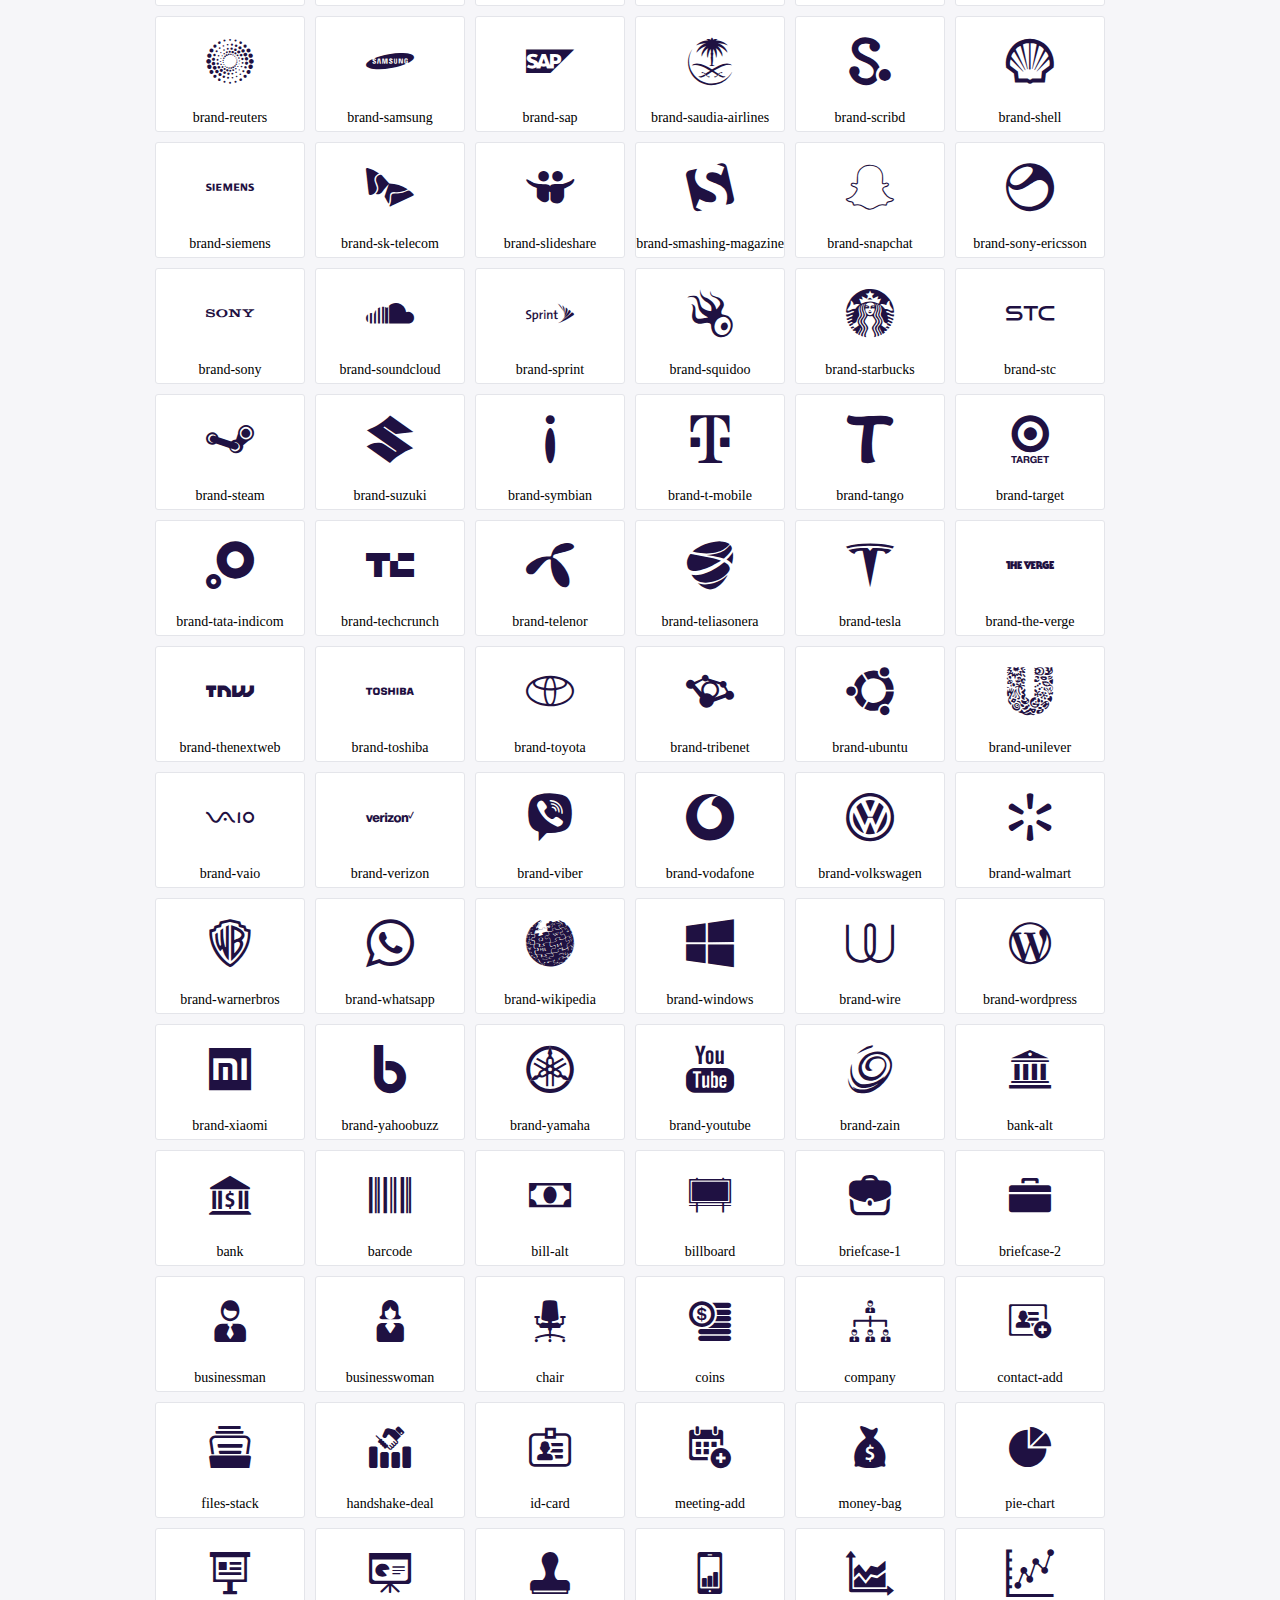
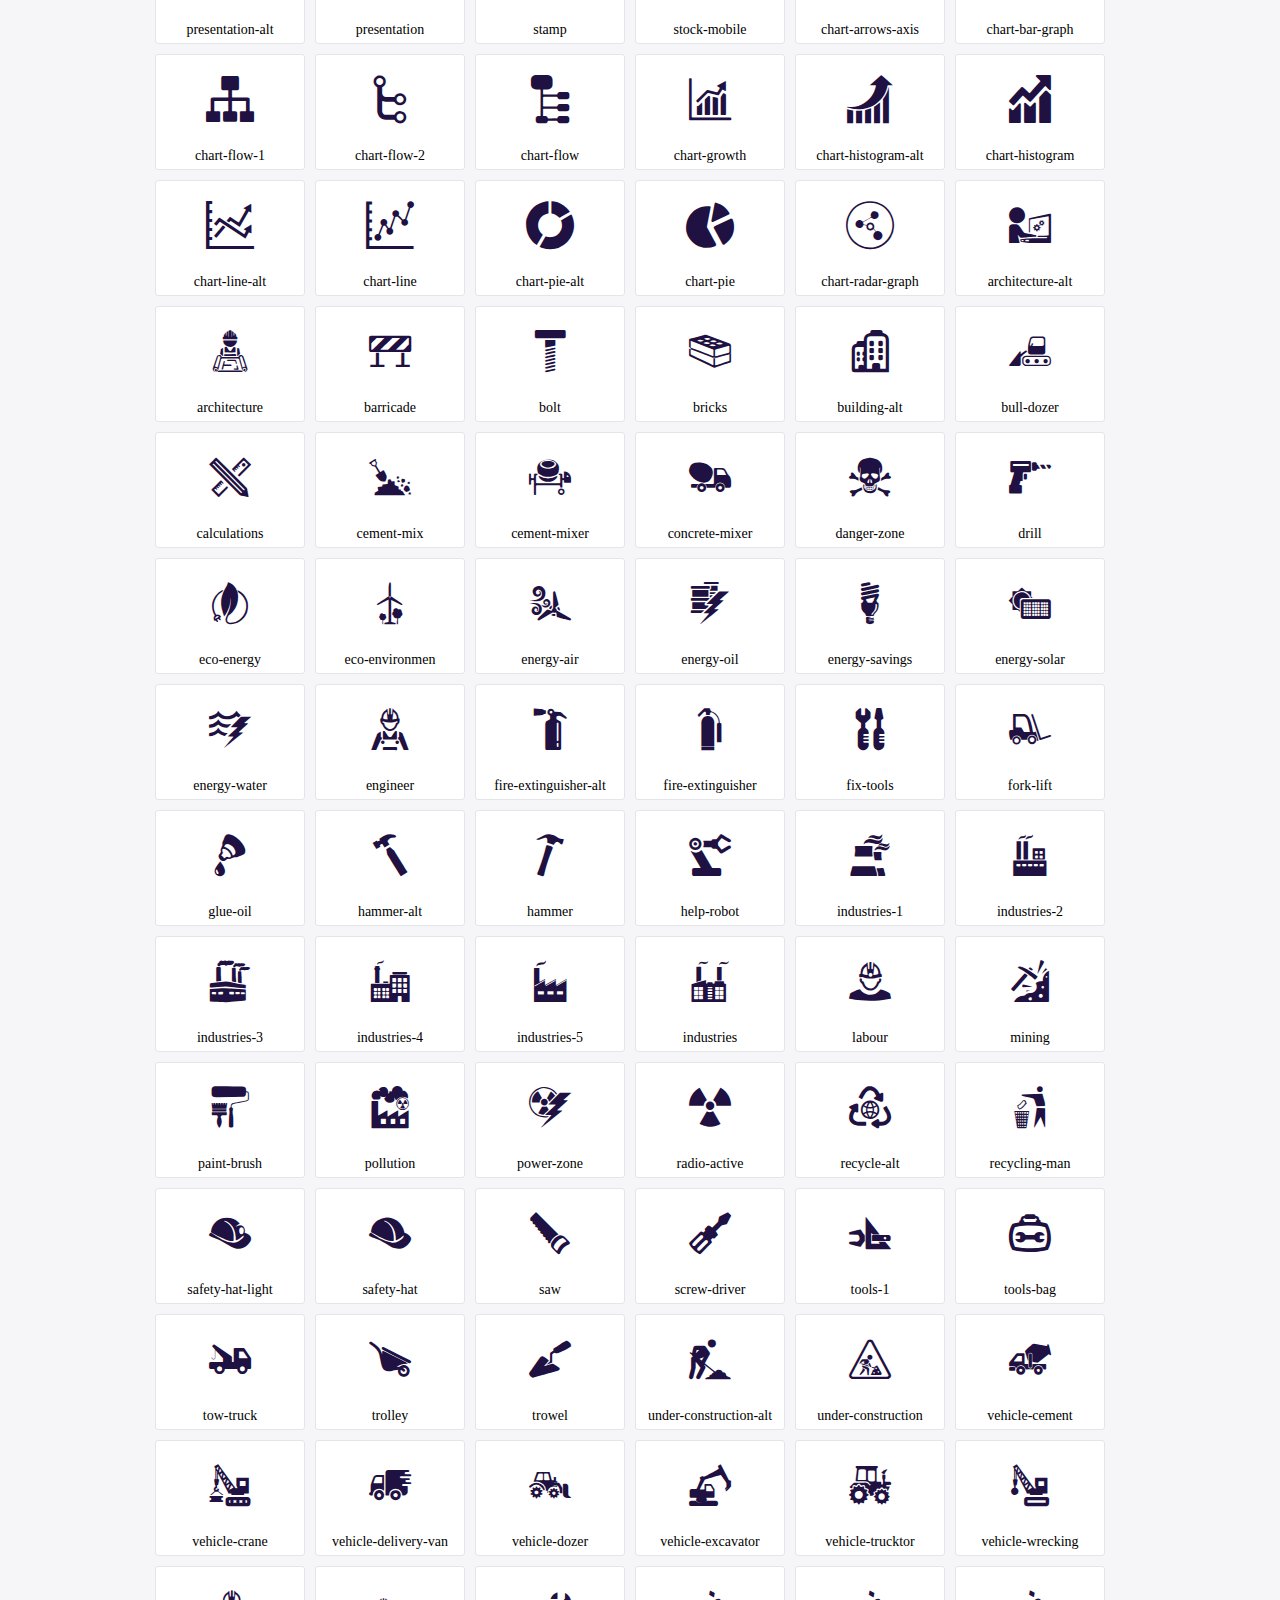
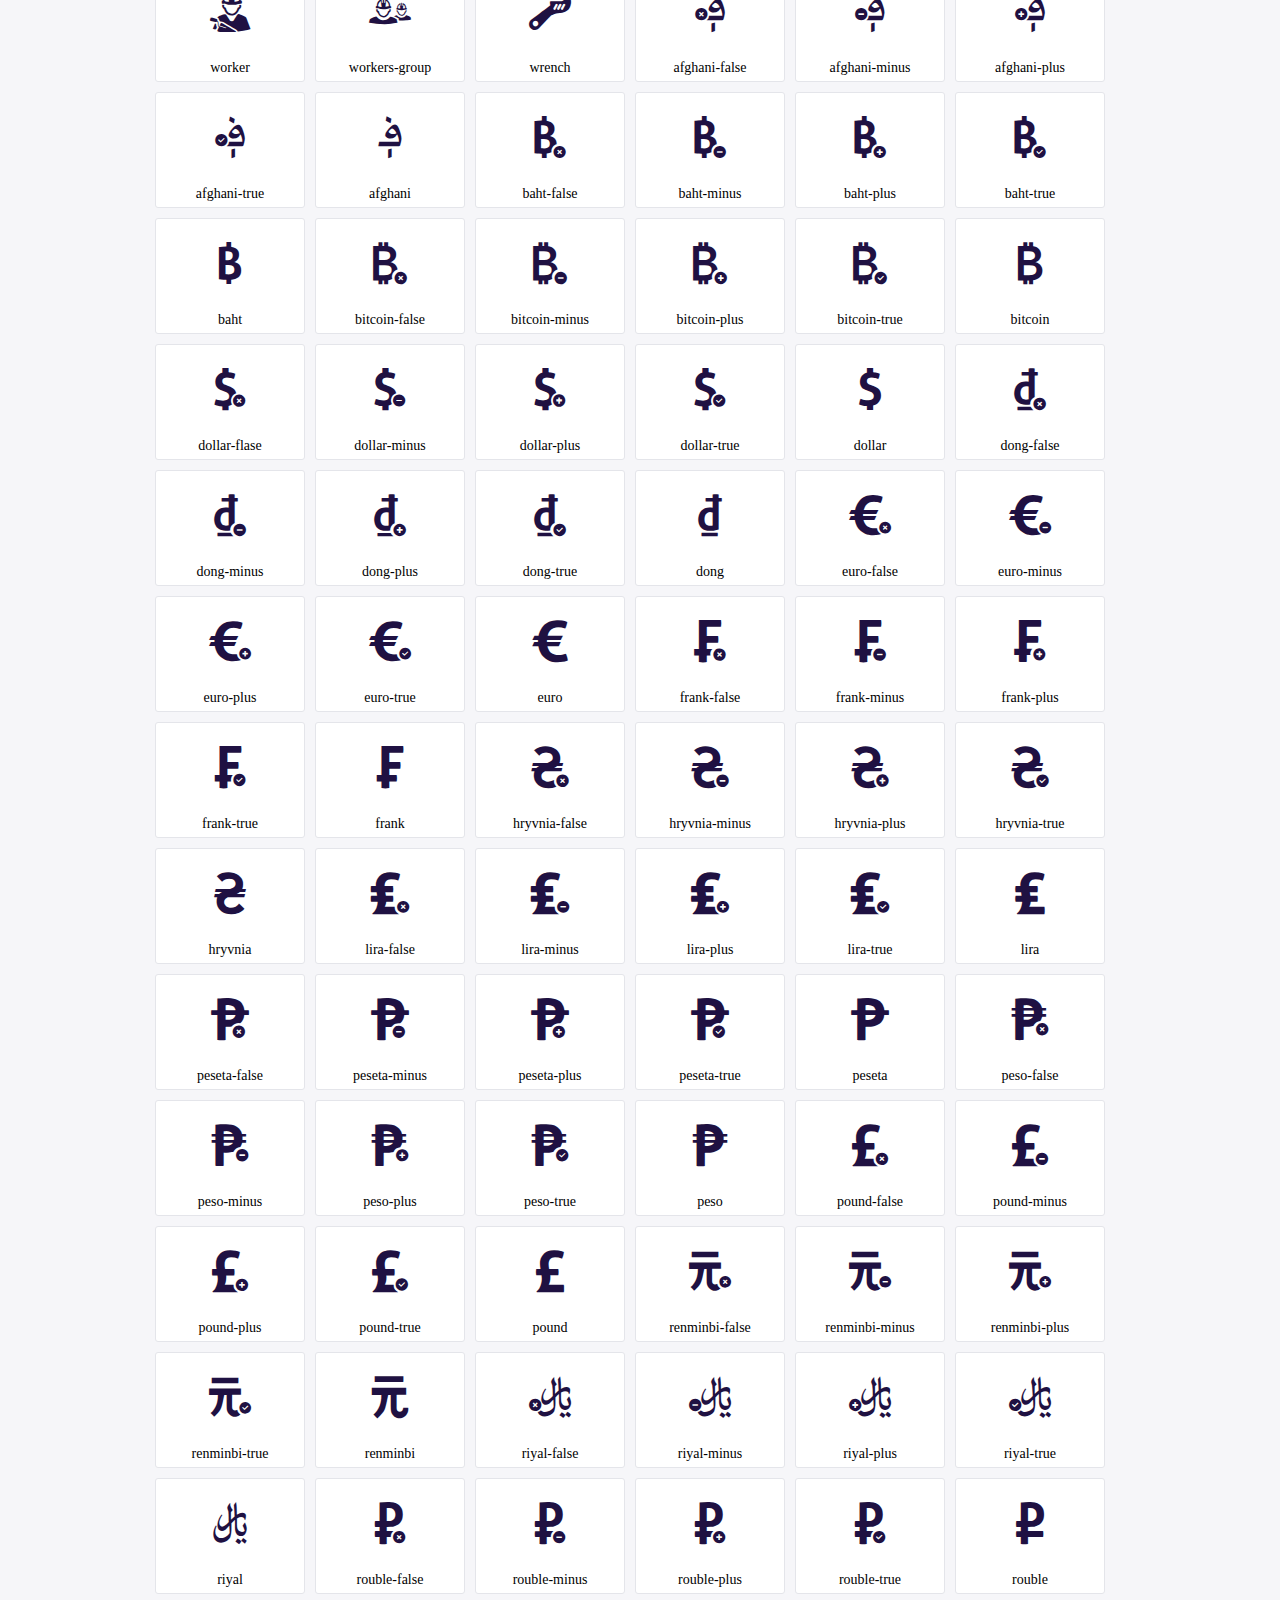
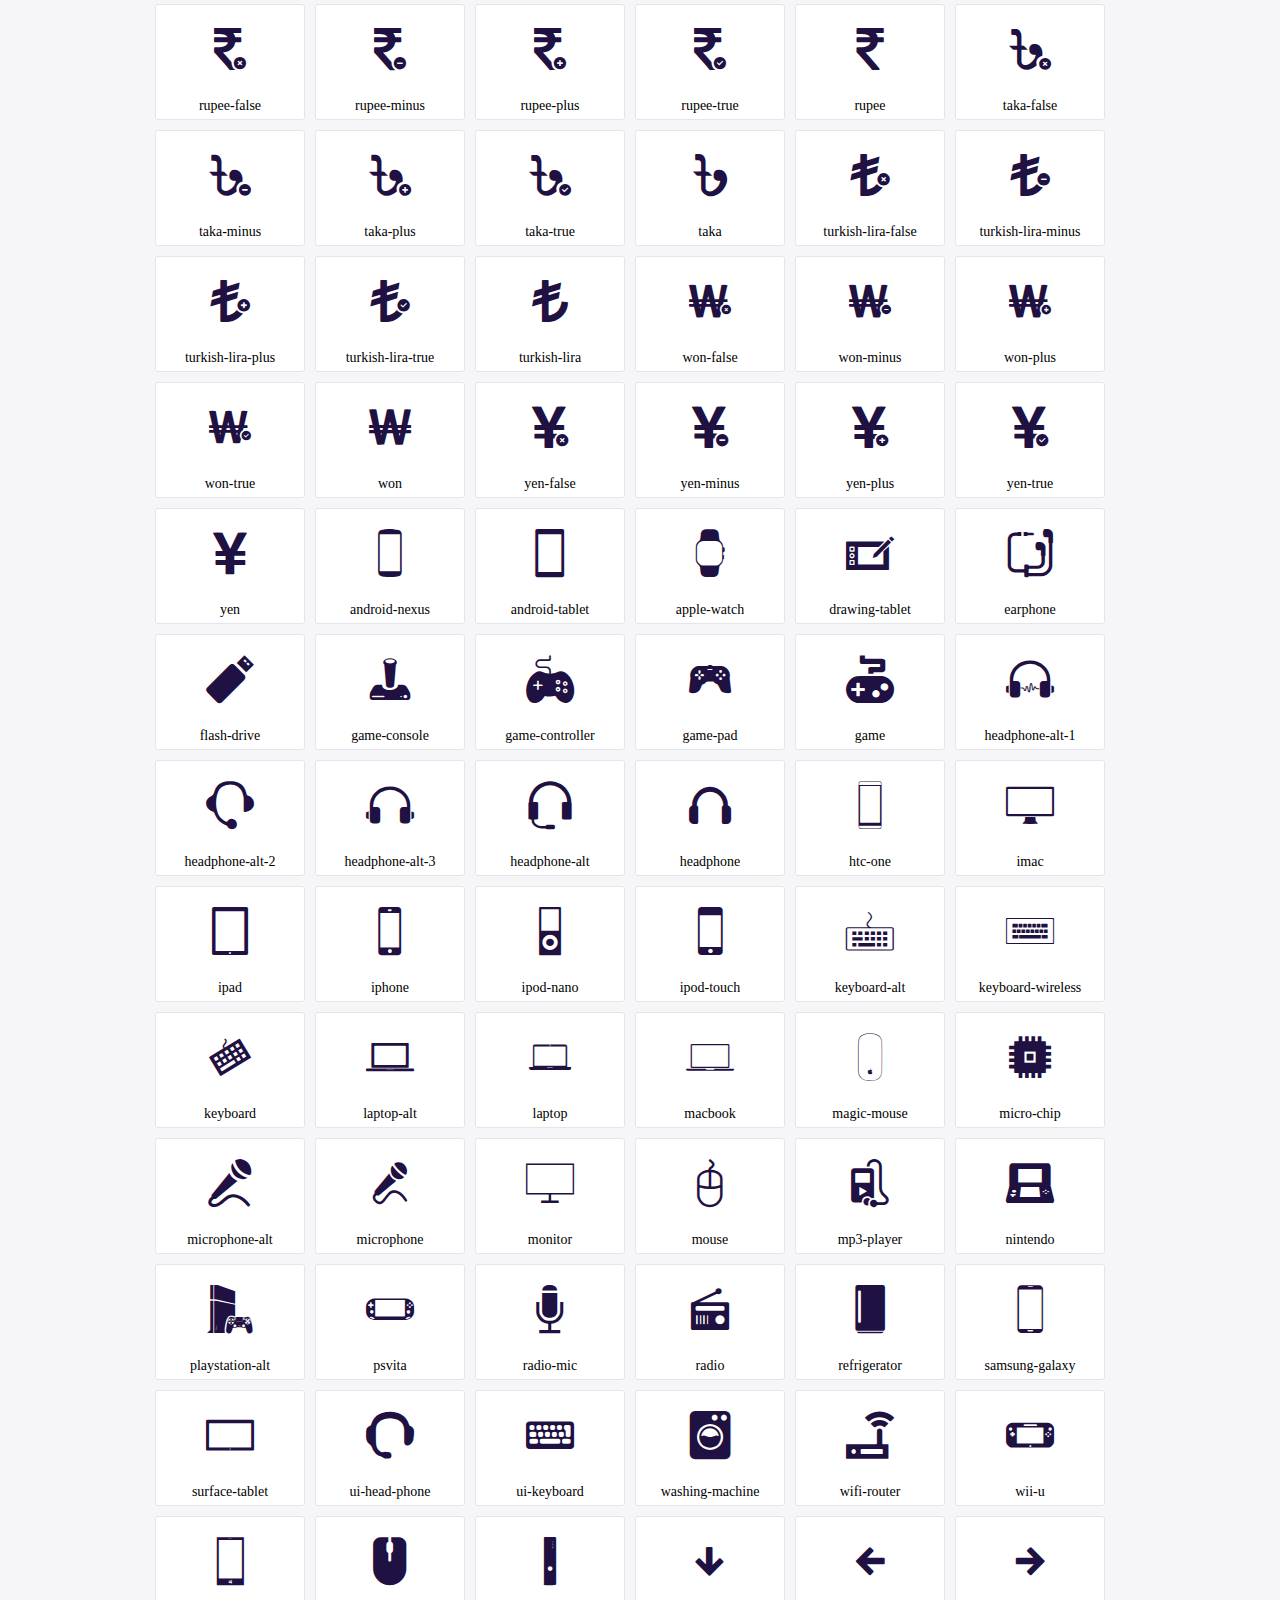
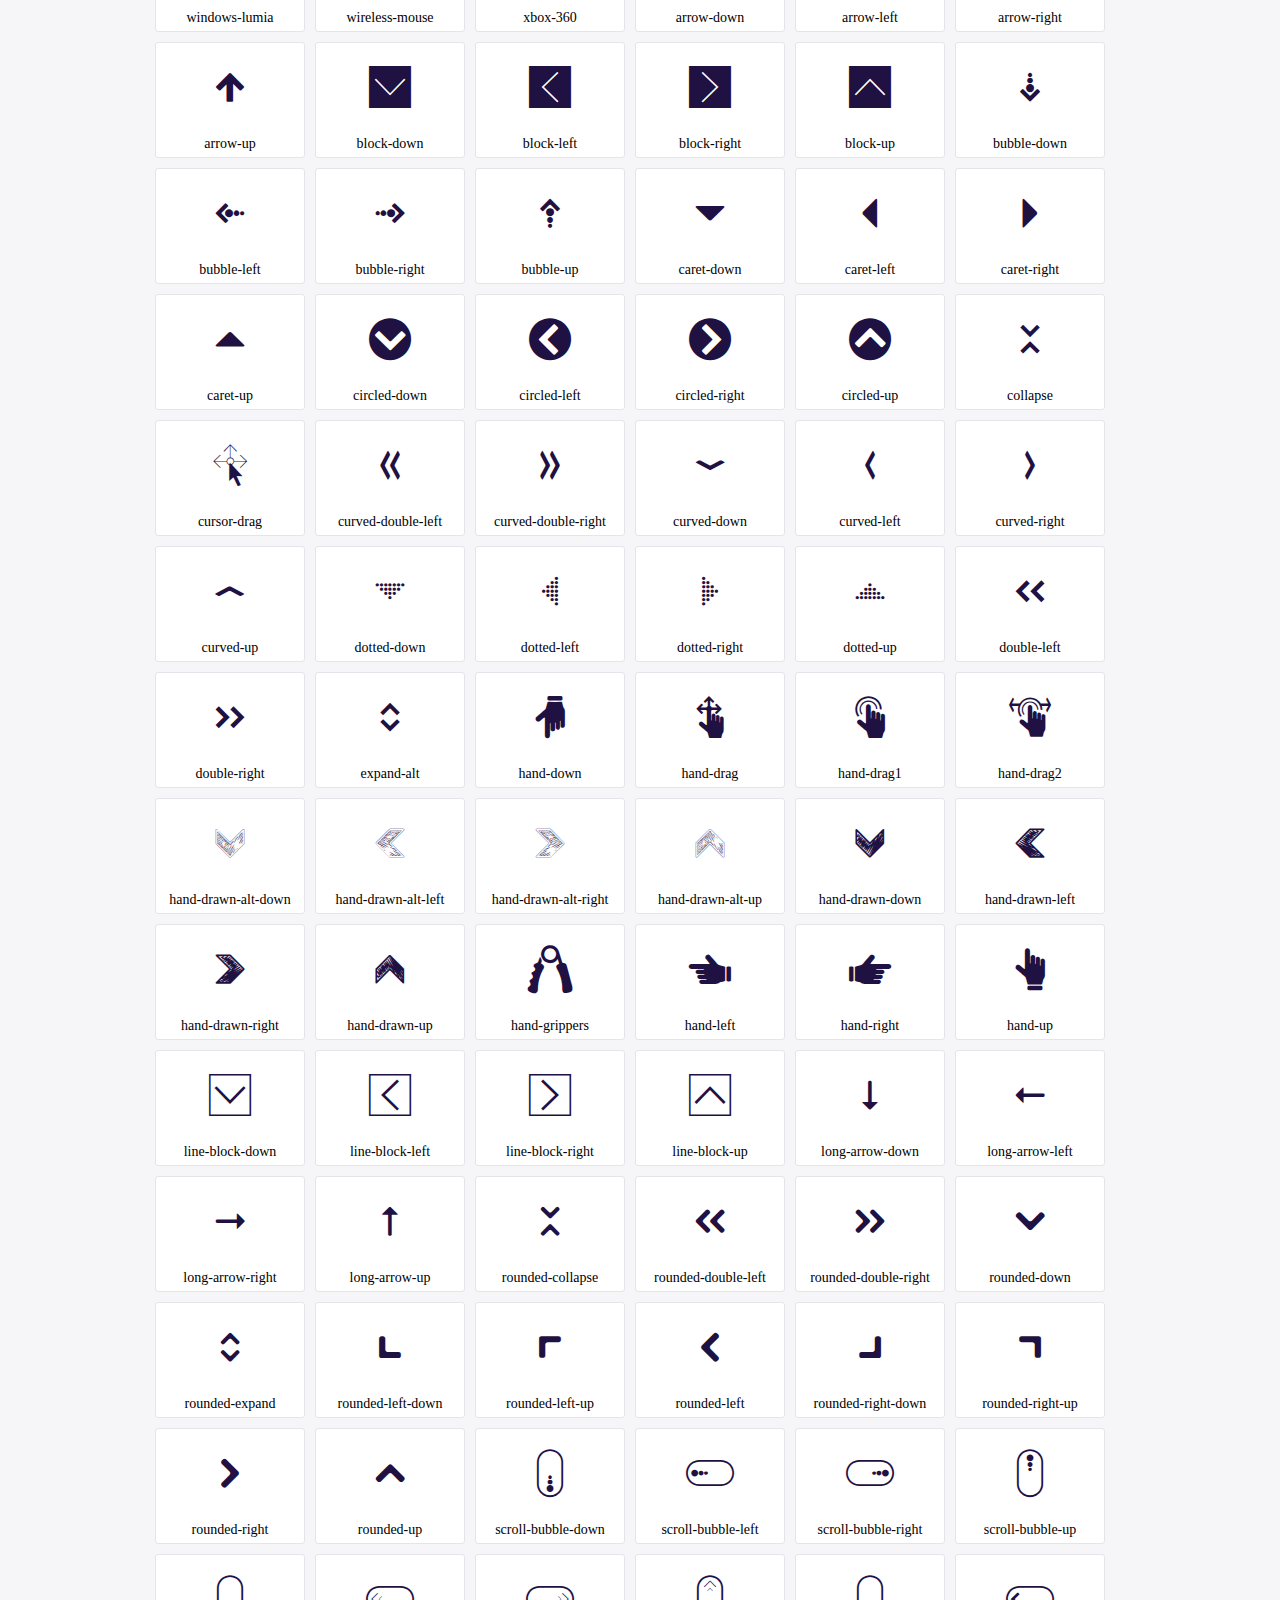
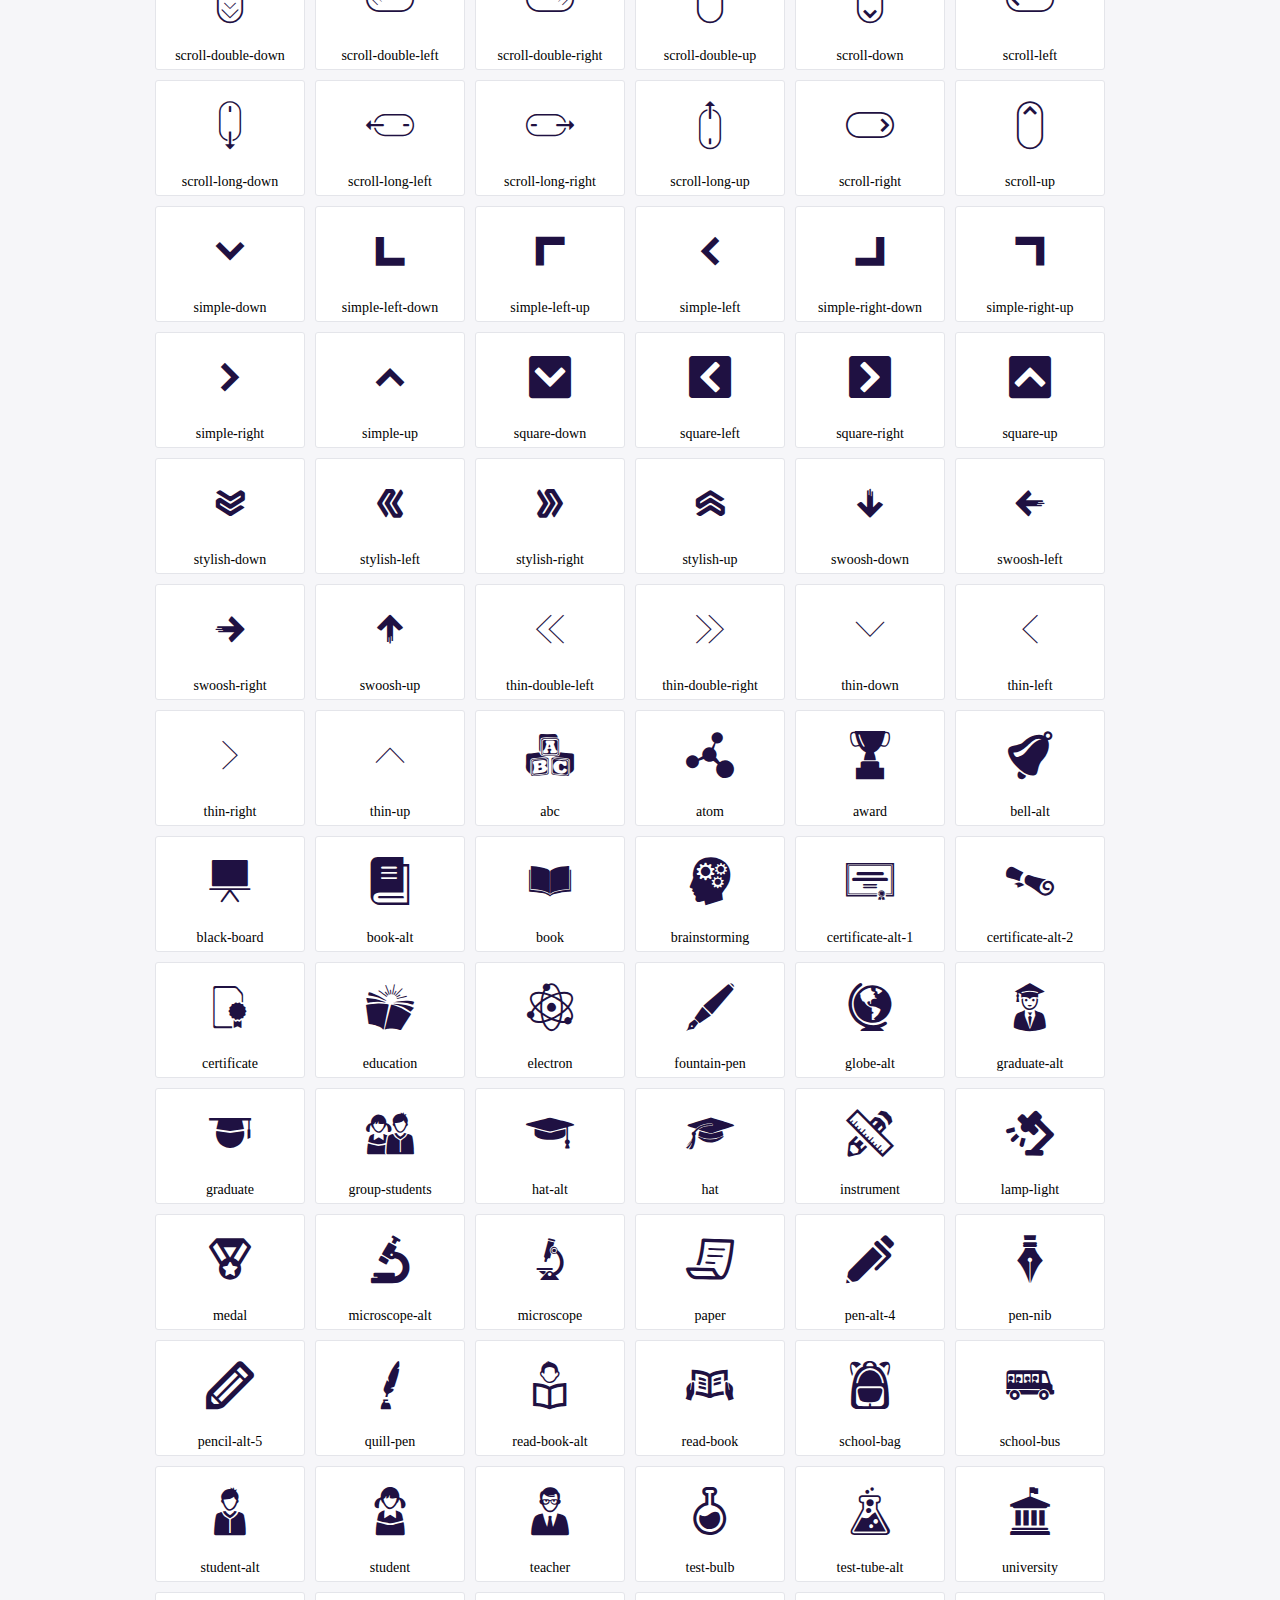
<file: fonts/icofont/demo.html>
<!DOCTYPE html>
	<html>
	<head>
		<meta charset="utf-8">
		<title>Examples | IcoFont</title>
		<link rel="stylesheet" type="text/css" href="./icofont.min.css">
		<style type="text/css">
			body {
				margin: 0;
				padding: 0;
				background: #F6F6F9;
			}
			.header {
				border-bottom: 1px solid #DCDCE1;
				padding: 10px 0;
				margin-bottom: 10px;
			}
			.container {
				width: 980px;
				margin: 0 auto;
			}
			.ico-title {
				font-size: 2em;
			}
			.iconlist {
				margin: 0;
				padding: 0;
				list-style: none;
				text-align: center;
				width: 100%;
				display: flex;
				flex-wrap: wrap;
				flex-direction: row;
			}
			.iconlist li {
				position: relative;
				margin: 5px;
				width: 150px;
				cursor: pointer;
			}
			.iconlist li .icon-holder {
				position: relative;
				text-align: center;
				border-radius: 3px;
				overflow: hidden;
				padding-bottom: 5px;
				background: #ffffff;
				border: 1px solid #E4E5EA;
				transition: all 0.2s linear 0s;
			}
			.iconlist li .icon-holder:hover {
				background: #00C3DA;
				color: #ffffff;
			}
			.iconlist li .icon-holder:hover .icon i {
				color: #ffffff;
			}
			.iconlist li .icon-holder .icon {
				padding: 20px;
				text-align: center;
			}
			.iconlist li .icon-holder .icon i {
				font-size: 3em;
				color: #1F1142;
			}
			.iconlist li .icon-holder span {
				font-size: 14px;
				display: block;
				margin-top: 5px;
				border-radius: 3px;
			}
		</style>
	</head>
	<body>
	<div class="header">
		<div class="container">
			<h1 class="ico-title"> IcoFont Icons </h1>
		</div>
	</div>
	<div class="container">
		<ul class="iconlist">
		
		<li>
			<div class="icon-holder">
				<div class="icon"> 
					<i class="icofont-angry-monster"></i>
				</div> 
				<span> angry-monster </span>
			</div>
		</li>
		
		<li>
			<div class="icon-holder">
				<div class="icon"> 
					<i class="icofont-bathtub"></i>
				</div> 
				<span> bathtub </span>
			</div>
		</li>
		
		<li>
			<div class="icon-holder">
				<div class="icon"> 
					<i class="icofont-bird-wings"></i>
				</div> 
				<span> bird-wings </span>
			</div>
		</li>
		
		<li>
			<div class="icon-holder">
				<div class="icon"> 
					<i class="icofont-bow"></i>
				</div> 
				<span> bow </span>
			</div>
		</li>
		
		<li>
			<div class="icon-holder">
				<div class="icon"> 
					<i class="icofont-castle"></i>
				</div> 
				<span> castle </span>
			</div>
		</li>
		
		<li>
			<div class="icon-holder">
				<div class="icon"> 
					<i class="icofont-circuit"></i>
				</div> 
				<span> circuit </span>
			</div>
		</li>
		
		<li>
			<div class="icon-holder">
				<div class="icon"> 
					<i class="icofont-crown-king"></i>
				</div> 
				<span> crown-king </span>
			</div>
		</li>
		
		<li>
			<div class="icon-holder">
				<div class="icon"> 
					<i class="icofont-crown-queen"></i>
				</div> 
				<span> crown-queen </span>
			</div>
		</li>
		
		<li>
			<div class="icon-holder">
				<div class="icon"> 
					<i class="icofont-dart"></i>
				</div> 
				<span> dart </span>
			</div>
		</li>
		
		<li>
			<div class="icon-holder">
				<div class="icon"> 
					<i class="icofont-disability-race"></i>
				</div> 
				<span> disability-race </span>
			</div>
		</li>
		
		<li>
			<div class="icon-holder">
				<div class="icon"> 
					<i class="icofont-diving-goggle"></i>
				</div> 
				<span> diving-goggle </span>
			</div>
		</li>
		
		<li>
			<div class="icon-holder">
				<div class="icon"> 
					<i class="icofont-eye-open"></i>
				</div> 
				<span> eye-open </span>
			</div>
		</li>
		
		<li>
			<div class="icon-holder">
				<div class="icon"> 
					<i class="icofont-flora-flower"></i>
				</div> 
				<span> flora-flower </span>
			</div>
		</li>
		
		<li>
			<div class="icon-holder">
				<div class="icon"> 
					<i class="icofont-flora"></i>
				</div> 
				<span> flora </span>
			</div>
		</li>
		
		<li>
			<div class="icon-holder">
				<div class="icon"> 
					<i class="icofont-gift-box"></i>
				</div> 
				<span> gift-box </span>
			</div>
		</li>
		
		<li>
			<div class="icon-holder">
				<div class="icon"> 
					<i class="icofont-halloween-pumpkin"></i>
				</div> 
				<span> halloween-pumpkin </span>
			</div>
		</li>
		
		<li>
			<div class="icon-holder">
				<div class="icon"> 
					<i class="icofont-hand-power"></i>
				</div> 
				<span> hand-power </span>
			</div>
		</li>
		
		<li>
			<div class="icon-holder">
				<div class="icon"> 
					<i class="icofont-hand-thunder"></i>
				</div> 
				<span> hand-thunder </span>
			</div>
		</li>
		
		<li>
			<div class="icon-holder">
				<div class="icon"> 
					<i class="icofont-king-monster"></i>
				</div> 
				<span> king-monster </span>
			</div>
		</li>
		
		<li>
			<div class="icon-holder">
				<div class="icon"> 
					<i class="icofont-love"></i>
				</div> 
				<span> love </span>
			</div>
		</li>
		
		<li>
			<div class="icon-holder">
				<div class="icon"> 
					<i class="icofont-magician-hat"></i>
				</div> 
				<span> magician-hat </span>
			</div>
		</li>
		
		<li>
			<div class="icon-holder">
				<div class="icon"> 
					<i class="icofont-native-american"></i>
				</div> 
				<span> native-american </span>
			</div>
		</li>
		
		<li>
			<div class="icon-holder">
				<div class="icon"> 
					<i class="icofont-owl-look"></i>
				</div> 
				<span> owl-look </span>
			</div>
		</li>
		
		<li>
			<div class="icon-holder">
				<div class="icon"> 
					<i class="icofont-phoenix"></i>
				</div> 
				<span> phoenix </span>
			</div>
		</li>
		
		<li>
			<div class="icon-holder">
				<div class="icon"> 
					<i class="icofont-robot-face"></i>
				</div> 
				<span> robot-face </span>
			</div>
		</li>
		
		<li>
			<div class="icon-holder">
				<div class="icon"> 
					<i class="icofont-sand-clock"></i>
				</div> 
				<span> sand-clock </span>
			</div>
		</li>
		
		<li>
			<div class="icon-holder">
				<div class="icon"> 
					<i class="icofont-shield-alt"></i>
				</div> 
				<span> shield-alt </span>
			</div>
		</li>
		
		<li>
			<div class="icon-holder">
				<div class="icon"> 
					<i class="icofont-ship-wheel"></i>
				</div> 
				<span> ship-wheel </span>
			</div>
		</li>
		
		<li>
			<div class="icon-holder">
				<div class="icon"> 
					<i class="icofont-skull-danger"></i>
				</div> 
				<span> skull-danger </span>
			</div>
		</li>
		
		<li>
			<div class="icon-holder">
				<div class="icon"> 
					<i class="icofont-skull-face"></i>
				</div> 
				<span> skull-face </span>
			</div>
		</li>
		
		<li>
			<div class="icon-holder">
				<div class="icon"> 
					<i class="icofont-snowmobile"></i>
				</div> 
				<span> snowmobile </span>
			</div>
		</li>
		
		<li>
			<div class="icon-holder">
				<div class="icon"> 
					<i class="icofont-space-shuttle"></i>
				</div> 
				<span> space-shuttle </span>
			</div>
		</li>
		
		<li>
			<div class="icon-holder">
				<div class="icon"> 
					<i class="icofont-star-shape"></i>
				</div> 
				<span> star-shape </span>
			</div>
		</li>
		
		<li>
			<div class="icon-holder">
				<div class="icon"> 
					<i class="icofont-swirl"></i>
				</div> 
				<span> swirl </span>
			</div>
		</li>
		
		<li>
			<div class="icon-holder">
				<div class="icon"> 
					<i class="icofont-tattoo-wing"></i>
				</div> 
				<span> tattoo-wing </span>
			</div>
		</li>
		
		<li>
			<div class="icon-holder">
				<div class="icon"> 
					<i class="icofont-throne"></i>
				</div> 
				<span> throne </span>
			</div>
		</li>
		
		<li>
			<div class="icon-holder">
				<div class="icon"> 
					<i class="icofont-tree-alt"></i>
				</div> 
				<span> tree-alt </span>
			</div>
		</li>
		
		<li>
			<div class="icon-holder">
				<div class="icon"> 
					<i class="icofont-triangle"></i>
				</div> 
				<span> triangle </span>
			</div>
		</li>
		
		<li>
			<div class="icon-holder">
				<div class="icon"> 
					<i class="icofont-unity-hand"></i>
				</div> 
				<span> unity-hand </span>
			</div>
		</li>
		
		<li>
			<div class="icon-holder">
				<div class="icon"> 
					<i class="icofont-weed"></i>
				</div> 
				<span> weed </span>
			</div>
		</li>
		
		<li>
			<div class="icon-holder">
				<div class="icon"> 
					<i class="icofont-woman-bird"></i>
				</div> 
				<span> woman-bird </span>
			</div>
		</li>
		
		<li>
			<div class="icon-holder">
				<div class="icon"> 
					<i class="icofont-bat"></i>
				</div> 
				<span> bat </span>
			</div>
		</li>
		
		<li>
			<div class="icon-holder">
				<div class="icon"> 
					<i class="icofont-bear-face"></i>
				</div> 
				<span> bear-face </span>
			</div>
		</li>
		
		<li>
			<div class="icon-holder">
				<div class="icon"> 
					<i class="icofont-bear-tracks"></i>
				</div> 
				<span> bear-tracks </span>
			</div>
		</li>
		
		<li>
			<div class="icon-holder">
				<div class="icon"> 
					<i class="icofont-bear"></i>
				</div> 
				<span> bear </span>
			</div>
		</li>
		
		<li>
			<div class="icon-holder">
				<div class="icon"> 
					<i class="icofont-bird-alt"></i>
				</div> 
				<span> bird-alt </span>
			</div>
		</li>
		
		<li>
			<div class="icon-holder">
				<div class="icon"> 
					<i class="icofont-bird-flying"></i>
				</div> 
				<span> bird-flying </span>
			</div>
		</li>
		
		<li>
			<div class="icon-holder">
				<div class="icon"> 
					<i class="icofont-bird"></i>
				</div> 
				<span> bird </span>
			</div>
		</li>
		
		<li>
			<div class="icon-holder">
				<div class="icon"> 
					<i class="icofont-birds"></i>
				</div> 
				<span> birds </span>
			</div>
		</li>
		
		<li>
			<div class="icon-holder">
				<div class="icon"> 
					<i class="icofont-bone"></i>
				</div> 
				<span> bone </span>
			</div>
		</li>
		
		<li>
			<div class="icon-holder">
				<div class="icon"> 
					<i class="icofont-bull"></i>
				</div> 
				<span> bull </span>
			</div>
		</li>
		
		<li>
			<div class="icon-holder">
				<div class="icon"> 
					<i class="icofont-butterfly-alt"></i>
				</div> 
				<span> butterfly-alt </span>
			</div>
		</li>
		
		<li>
			<div class="icon-holder">
				<div class="icon"> 
					<i class="icofont-butterfly"></i>
				</div> 
				<span> butterfly </span>
			</div>
		</li>
		
		<li>
			<div class="icon-holder">
				<div class="icon"> 
					<i class="icofont-camel-alt"></i>
				</div> 
				<span> camel-alt </span>
			</div>
		</li>
		
		<li>
			<div class="icon-holder">
				<div class="icon"> 
					<i class="icofont-camel-head"></i>
				</div> 
				<span> camel-head </span>
			</div>
		</li>
		
		<li>
			<div class="icon-holder">
				<div class="icon"> 
					<i class="icofont-camel"></i>
				</div> 
				<span> camel </span>
			</div>
		</li>
		
		<li>
			<div class="icon-holder">
				<div class="icon"> 
					<i class="icofont-cat-alt-1"></i>
				</div> 
				<span> cat-alt-1 </span>
			</div>
		</li>
		
		<li>
			<div class="icon-holder">
				<div class="icon"> 
					<i class="icofont-cat-alt-2"></i>
				</div> 
				<span> cat-alt-2 </span>
			</div>
		</li>
		
		<li>
			<div class="icon-holder">
				<div class="icon"> 
					<i class="icofont-cat-alt-3"></i>
				</div> 
				<span> cat-alt-3 </span>
			</div>
		</li>
		
		<li>
			<div class="icon-holder">
				<div class="icon"> 
					<i class="icofont-cat-dog"></i>
				</div> 
				<span> cat-dog </span>
			</div>
		</li>
		
		<li>
			<div class="icon-holder">
				<div class="icon"> 
					<i class="icofont-cat-face"></i>
				</div> 
				<span> cat-face </span>
			</div>
		</li>
		
		<li>
			<div class="icon-holder">
				<div class="icon"> 
					<i class="icofont-cat"></i>
				</div> 
				<span> cat </span>
			</div>
		</li>
		
		<li>
			<div class="icon-holder">
				<div class="icon"> 
					<i class="icofont-cow-head"></i>
				</div> 
				<span> cow-head </span>
			</div>
		</li>
		
		<li>
			<div class="icon-holder">
				<div class="icon"> 
					<i class="icofont-cow"></i>
				</div> 
				<span> cow </span>
			</div>
		</li>
		
		<li>
			<div class="icon-holder">
				<div class="icon"> 
					<i class="icofont-crab"></i>
				</div> 
				<span> crab </span>
			</div>
		</li>
		
		<li>
			<div class="icon-holder">
				<div class="icon"> 
					<i class="icofont-crocodile"></i>
				</div> 
				<span> crocodile </span>
			</div>
		</li>
		
		<li>
			<div class="icon-holder">
				<div class="icon"> 
					<i class="icofont-deer-head"></i>
				</div> 
				<span> deer-head </span>
			</div>
		</li>
		
		<li>
			<div class="icon-holder">
				<div class="icon"> 
					<i class="icofont-dog-alt"></i>
				</div> 
				<span> dog-alt </span>
			</div>
		</li>
		
		<li>
			<div class="icon-holder">
				<div class="icon"> 
					<i class="icofont-dog-barking"></i>
				</div> 
				<span> dog-barking </span>
			</div>
		</li>
		
		<li>
			<div class="icon-holder">
				<div class="icon"> 
					<i class="icofont-dog"></i>
				</div> 
				<span> dog </span>
			</div>
		</li>
		
		<li>
			<div class="icon-holder">
				<div class="icon"> 
					<i class="icofont-dolphin"></i>
				</div> 
				<span> dolphin </span>
			</div>
		</li>
		
		<li>
			<div class="icon-holder">
				<div class="icon"> 
					<i class="icofont-duck-tracks"></i>
				</div> 
				<span> duck-tracks </span>
			</div>
		</li>
		
		<li>
			<div class="icon-holder">
				<div class="icon"> 
					<i class="icofont-eagle-head"></i>
				</div> 
				<span> eagle-head </span>
			</div>
		</li>
		
		<li>
			<div class="icon-holder">
				<div class="icon"> 
					<i class="icofont-eaten-fish"></i>
				</div> 
				<span> eaten-fish </span>
			</div>
		</li>
		
		<li>
			<div class="icon-holder">
				<div class="icon"> 
					<i class="icofont-elephant-alt"></i>
				</div> 
				<span> elephant-alt </span>
			</div>
		</li>
		
		<li>
			<div class="icon-holder">
				<div class="icon"> 
					<i class="icofont-elephant-head-alt"></i>
				</div> 
				<span> elephant-head-alt </span>
			</div>
		</li>
		
		<li>
			<div class="icon-holder">
				<div class="icon"> 
					<i class="icofont-elephant-head"></i>
				</div> 
				<span> elephant-head </span>
			</div>
		</li>
		
		<li>
			<div class="icon-holder">
				<div class="icon"> 
					<i class="icofont-elephant"></i>
				</div> 
				<span> elephant </span>
			</div>
		</li>
		
		<li>
			<div class="icon-holder">
				<div class="icon"> 
					<i class="icofont-elk"></i>
				</div> 
				<span> elk </span>
			</div>
		</li>
		
		<li>
			<div class="icon-holder">
				<div class="icon"> 
					<i class="icofont-fish-1"></i>
				</div> 
				<span> fish-1 </span>
			</div>
		</li>
		
		<li>
			<div class="icon-holder">
				<div class="icon"> 
					<i class="icofont-fish-2"></i>
				</div> 
				<span> fish-2 </span>
			</div>
		</li>
		
		<li>
			<div class="icon-holder">
				<div class="icon"> 
					<i class="icofont-fish-3"></i>
				</div> 
				<span> fish-3 </span>
			</div>
		</li>
		
		<li>
			<div class="icon-holder">
				<div class="icon"> 
					<i class="icofont-fish-4"></i>
				</div> 
				<span> fish-4 </span>
			</div>
		</li>
		
		<li>
			<div class="icon-holder">
				<div class="icon"> 
					<i class="icofont-fish-5"></i>
				</div> 
				<span> fish-5 </span>
			</div>
		</li>
		
		<li>
			<div class="icon-holder">
				<div class="icon"> 
					<i class="icofont-fish"></i>
				</div> 
				<span> fish </span>
			</div>
		</li>
		
		<li>
			<div class="icon-holder">
				<div class="icon"> 
					<i class="icofont-fox-alt"></i>
				</div> 
				<span> fox-alt </span>
			</div>
		</li>
		
		<li>
			<div class="icon-holder">
				<div class="icon"> 
					<i class="icofont-fox"></i>
				</div> 
				<span> fox </span>
			</div>
		</li>
		
		<li>
			<div class="icon-holder">
				<div class="icon"> 
					<i class="icofont-frog-tracks"></i>
				</div> 
				<span> frog-tracks </span>
			</div>
		</li>
		
		<li>
			<div class="icon-holder">
				<div class="icon"> 
					<i class="icofont-frog"></i>
				</div> 
				<span> frog </span>
			</div>
		</li>
		
		<li>
			<div class="icon-holder">
				<div class="icon"> 
					<i class="icofont-froggy"></i>
				</div> 
				<span> froggy </span>
			</div>
		</li>
		
		<li>
			<div class="icon-holder">
				<div class="icon"> 
					<i class="icofont-giraffe-head-1"></i>
				</div> 
				<span> giraffe-head-1 </span>
			</div>
		</li>
		
		<li>
			<div class="icon-holder">
				<div class="icon"> 
					<i class="icofont-giraffe-head-2"></i>
				</div> 
				<span> giraffe-head-2 </span>
			</div>
		</li>
		
		<li>
			<div class="icon-holder">
				<div class="icon"> 
					<i class="icofont-giraffe-head"></i>
				</div> 
				<span> giraffe-head </span>
			</div>
		</li>
		
		<li>
			<div class="icon-holder">
				<div class="icon"> 
					<i class="icofont-giraffe"></i>
				</div> 
				<span> giraffe </span>
			</div>
		</li>
		
		<li>
			<div class="icon-holder">
				<div class="icon"> 
					<i class="icofont-goat-head"></i>
				</div> 
				<span> goat-head </span>
			</div>
		</li>
		
		<li>
			<div class="icon-holder">
				<div class="icon"> 
					<i class="icofont-gorilla"></i>
				</div> 
				<span> gorilla </span>
			</div>
		</li>
		
		<li>
			<div class="icon-holder">
				<div class="icon"> 
					<i class="icofont-hen-tracks"></i>
				</div> 
				<span> hen-tracks </span>
			</div>
		</li>
		
		<li>
			<div class="icon-holder">
				<div class="icon"> 
					<i class="icofont-horse-head-1"></i>
				</div> 
				<span> horse-head-1 </span>
			</div>
		</li>
		
		<li>
			<div class="icon-holder">
				<div class="icon"> 
					<i class="icofont-horse-head-2"></i>
				</div> 
				<span> horse-head-2 </span>
			</div>
		</li>
		
		<li>
			<div class="icon-holder">
				<div class="icon"> 
					<i class="icofont-horse-head"></i>
				</div> 
				<span> horse-head </span>
			</div>
		</li>
		
		<li>
			<div class="icon-holder">
				<div class="icon"> 
					<i class="icofont-horse-tracks"></i>
				</div> 
				<span> horse-tracks </span>
			</div>
		</li>
		
		<li>
			<div class="icon-holder">
				<div class="icon"> 
					<i class="icofont-jellyfish"></i>
				</div> 
				<span> jellyfish </span>
			</div>
		</li>
		
		<li>
			<div class="icon-holder">
				<div class="icon"> 
					<i class="icofont-kangaroo"></i>
				</div> 
				<span> kangaroo </span>
			</div>
		</li>
		
		<li>
			<div class="icon-holder">
				<div class="icon"> 
					<i class="icofont-lemur"></i>
				</div> 
				<span> lemur </span>
			</div>
		</li>
		
		<li>
			<div class="icon-holder">
				<div class="icon"> 
					<i class="icofont-lion-head-1"></i>
				</div> 
				<span> lion-head-1 </span>
			</div>
		</li>
		
		<li>
			<div class="icon-holder">
				<div class="icon"> 
					<i class="icofont-lion-head-2"></i>
				</div> 
				<span> lion-head-2 </span>
			</div>
		</li>
		
		<li>
			<div class="icon-holder">
				<div class="icon"> 
					<i class="icofont-lion-head"></i>
				</div> 
				<span> lion-head </span>
			</div>
		</li>
		
		<li>
			<div class="icon-holder">
				<div class="icon"> 
					<i class="icofont-lion"></i>
				</div> 
				<span> lion </span>
			</div>
		</li>
		
		<li>
			<div class="icon-holder">
				<div class="icon"> 
					<i class="icofont-monkey-2"></i>
				</div> 
				<span> monkey-2 </span>
			</div>
		</li>
		
		<li>
			<div class="icon-holder">
				<div class="icon"> 
					<i class="icofont-monkey-3"></i>
				</div> 
				<span> monkey-3 </span>
			</div>
		</li>
		
		<li>
			<div class="icon-holder">
				<div class="icon"> 
					<i class="icofont-monkey-face"></i>
				</div> 
				<span> monkey-face </span>
			</div>
		</li>
		
		<li>
			<div class="icon-holder">
				<div class="icon"> 
					<i class="icofont-monkey"></i>
				</div> 
				<span> monkey </span>
			</div>
		</li>
		
		<li>
			<div class="icon-holder">
				<div class="icon"> 
					<i class="icofont-octopus-alt"></i>
				</div> 
				<span> octopus-alt </span>
			</div>
		</li>
		
		<li>
			<div class="icon-holder">
				<div class="icon"> 
					<i class="icofont-octopus"></i>
				</div> 
				<span> octopus </span>
			</div>
		</li>
		
		<li>
			<div class="icon-holder">
				<div class="icon"> 
					<i class="icofont-owl"></i>
				</div> 
				<span> owl </span>
			</div>
		</li>
		
		<li>
			<div class="icon-holder">
				<div class="icon"> 
					<i class="icofont-panda-face"></i>
				</div> 
				<span> panda-face </span>
			</div>
		</li>
		
		<li>
			<div class="icon-holder">
				<div class="icon"> 
					<i class="icofont-panda"></i>
				</div> 
				<span> panda </span>
			</div>
		</li>
		
		<li>
			<div class="icon-holder">
				<div class="icon"> 
					<i class="icofont-panther"></i>
				</div> 
				<span> panther </span>
			</div>
		</li>
		
		<li>
			<div class="icon-holder">
				<div class="icon"> 
					<i class="icofont-parrot-lip"></i>
				</div> 
				<span> parrot-lip </span>
			</div>
		</li>
		
		<li>
			<div class="icon-holder">
				<div class="icon"> 
					<i class="icofont-parrot"></i>
				</div> 
				<span> parrot </span>
			</div>
		</li>
		
		<li>
			<div class="icon-holder">
				<div class="icon"> 
					<i class="icofont-paw"></i>
				</div> 
				<span> paw </span>
			</div>
		</li>
		
		<li>
			<div class="icon-holder">
				<div class="icon"> 
					<i class="icofont-pelican"></i>
				</div> 
				<span> pelican </span>
			</div>
		</li>
		
		<li>
			<div class="icon-holder">
				<div class="icon"> 
					<i class="icofont-penguin"></i>
				</div> 
				<span> penguin </span>
			</div>
		</li>
		
		<li>
			<div class="icon-holder">
				<div class="icon"> 
					<i class="icofont-pig-face"></i>
				</div> 
				<span> pig-face </span>
			</div>
		</li>
		
		<li>
			<div class="icon-holder">
				<div class="icon"> 
					<i class="icofont-pig"></i>
				</div> 
				<span> pig </span>
			</div>
		</li>
		
		<li>
			<div class="icon-holder">
				<div class="icon"> 
					<i class="icofont-pigeon-1"></i>
				</div> 
				<span> pigeon-1 </span>
			</div>
		</li>
		
		<li>
			<div class="icon-holder">
				<div class="icon"> 
					<i class="icofont-pigeon-2"></i>
				</div> 
				<span> pigeon-2 </span>
			</div>
		</li>
		
		<li>
			<div class="icon-holder">
				<div class="icon"> 
					<i class="icofont-pigeon"></i>
				</div> 
				<span> pigeon </span>
			</div>
		</li>
		
		<li>
			<div class="icon-holder">
				<div class="icon"> 
					<i class="icofont-rabbit"></i>
				</div> 
				<span> rabbit </span>
			</div>
		</li>
		
		<li>
			<div class="icon-holder">
				<div class="icon"> 
					<i class="icofont-rat"></i>
				</div> 
				<span> rat </span>
			</div>
		</li>
		
		<li>
			<div class="icon-holder">
				<div class="icon"> 
					<i class="icofont-rhino-head"></i>
				</div> 
				<span> rhino-head </span>
			</div>
		</li>
		
		<li>
			<div class="icon-holder">
				<div class="icon"> 
					<i class="icofont-rhino"></i>
				</div> 
				<span> rhino </span>
			</div>
		</li>
		
		<li>
			<div class="icon-holder">
				<div class="icon"> 
					<i class="icofont-rooster"></i>
				</div> 
				<span> rooster </span>
			</div>
		</li>
		
		<li>
			<div class="icon-holder">
				<div class="icon"> 
					<i class="icofont-seahorse"></i>
				</div> 
				<span> seahorse </span>
			</div>
		</li>
		
		<li>
			<div class="icon-holder">
				<div class="icon"> 
					<i class="icofont-seal"></i>
				</div> 
				<span> seal </span>
			</div>
		</li>
		
		<li>
			<div class="icon-holder">
				<div class="icon"> 
					<i class="icofont-shrimp-alt"></i>
				</div> 
				<span> shrimp-alt </span>
			</div>
		</li>
		
		<li>
			<div class="icon-holder">
				<div class="icon"> 
					<i class="icofont-shrimp"></i>
				</div> 
				<span> shrimp </span>
			</div>
		</li>
		
		<li>
			<div class="icon-holder">
				<div class="icon"> 
					<i class="icofont-snail-1"></i>
				</div> 
				<span> snail-1 </span>
			</div>
		</li>
		
		<li>
			<div class="icon-holder">
				<div class="icon"> 
					<i class="icofont-snail-2"></i>
				</div> 
				<span> snail-2 </span>
			</div>
		</li>
		
		<li>
			<div class="icon-holder">
				<div class="icon"> 
					<i class="icofont-snail-3"></i>
				</div> 
				<span> snail-3 </span>
			</div>
		</li>
		
		<li>
			<div class="icon-holder">
				<div class="icon"> 
					<i class="icofont-snail"></i>
				</div> 
				<span> snail </span>
			</div>
		</li>
		
		<li>
			<div class="icon-holder">
				<div class="icon"> 
					<i class="icofont-snake"></i>
				</div> 
				<span> snake </span>
			</div>
		</li>
		
		<li>
			<div class="icon-holder">
				<div class="icon"> 
					<i class="icofont-squid"></i>
				</div> 
				<span> squid </span>
			</div>
		</li>
		
		<li>
			<div class="icon-holder">
				<div class="icon"> 
					<i class="icofont-squirrel"></i>
				</div> 
				<span> squirrel </span>
			</div>
		</li>
		
		<li>
			<div class="icon-holder">
				<div class="icon"> 
					<i class="icofont-tiger-face"></i>
				</div> 
				<span> tiger-face </span>
			</div>
		</li>
		
		<li>
			<div class="icon-holder">
				<div class="icon"> 
					<i class="icofont-tiger"></i>
				</div> 
				<span> tiger </span>
			</div>
		</li>
		
		<li>
			<div class="icon-holder">
				<div class="icon"> 
					<i class="icofont-turtle"></i>
				</div> 
				<span> turtle </span>
			</div>
		</li>
		
		<li>
			<div class="icon-holder">
				<div class="icon"> 
					<i class="icofont-whale"></i>
				</div> 
				<span> whale </span>
			</div>
		</li>
		
		<li>
			<div class="icon-holder">
				<div class="icon"> 
					<i class="icofont-woodpecker"></i>
				</div> 
				<span> woodpecker </span>
			</div>
		</li>
		
		<li>
			<div class="icon-holder">
				<div class="icon"> 
					<i class="icofont-zebra"></i>
				</div> 
				<span> zebra </span>
			</div>
		</li>
		
		<li>
			<div class="icon-holder">
				<div class="icon"> 
					<i class="icofont-brand-acer"></i>
				</div> 
				<span> brand-acer </span>
			</div>
		</li>
		
		<li>
			<div class="icon-holder">
				<div class="icon"> 
					<i class="icofont-brand-adidas"></i>
				</div> 
				<span> brand-adidas </span>
			</div>
		</li>
		
		<li>
			<div class="icon-holder">
				<div class="icon"> 
					<i class="icofont-brand-adobe"></i>
				</div> 
				<span> brand-adobe </span>
			</div>
		</li>
		
		<li>
			<div class="icon-holder">
				<div class="icon"> 
					<i class="icofont-brand-air-new-zealand"></i>
				</div> 
				<span> brand-air-new-zealand </span>
			</div>
		</li>
		
		<li>
			<div class="icon-holder">
				<div class="icon"> 
					<i class="icofont-brand-airbnb"></i>
				</div> 
				<span> brand-airbnb </span>
			</div>
		</li>
		
		<li>
			<div class="icon-holder">
				<div class="icon"> 
					<i class="icofont-brand-aircell"></i>
				</div> 
				<span> brand-aircell </span>
			</div>
		</li>
		
		<li>
			<div class="icon-holder">
				<div class="icon"> 
					<i class="icofont-brand-airtel"></i>
				</div> 
				<span> brand-airtel </span>
			</div>
		</li>
		
		<li>
			<div class="icon-holder">
				<div class="icon"> 
					<i class="icofont-brand-alcatel"></i>
				</div> 
				<span> brand-alcatel </span>
			</div>
		</li>
		
		<li>
			<div class="icon-holder">
				<div class="icon"> 
					<i class="icofont-brand-alibaba"></i>
				</div> 
				<span> brand-alibaba </span>
			</div>
		</li>
		
		<li>
			<div class="icon-holder">
				<div class="icon"> 
					<i class="icofont-brand-aliexpress"></i>
				</div> 
				<span> brand-aliexpress </span>
			</div>
		</li>
		
		<li>
			<div class="icon-holder">
				<div class="icon"> 
					<i class="icofont-brand-alipay"></i>
				</div> 
				<span> brand-alipay </span>
			</div>
		</li>
		
		<li>
			<div class="icon-holder">
				<div class="icon"> 
					<i class="icofont-brand-amazon"></i>
				</div> 
				<span> brand-amazon </span>
			</div>
		</li>
		
		<li>
			<div class="icon-holder">
				<div class="icon"> 
					<i class="icofont-brand-amd"></i>
				</div> 
				<span> brand-amd </span>
			</div>
		</li>
		
		<li>
			<div class="icon-holder">
				<div class="icon"> 
					<i class="icofont-brand-american-airlines"></i>
				</div> 
				<span> brand-american-airlines </span>
			</div>
		</li>
		
		<li>
			<div class="icon-holder">
				<div class="icon"> 
					<i class="icofont-brand-android-robot"></i>
				</div> 
				<span> brand-android-robot </span>
			</div>
		</li>
		
		<li>
			<div class="icon-holder">
				<div class="icon"> 
					<i class="icofont-brand-android"></i>
				</div> 
				<span> brand-android </span>
			</div>
		</li>
		
		<li>
			<div class="icon-holder">
				<div class="icon"> 
					<i class="icofont-brand-aol"></i>
				</div> 
				<span> brand-aol </span>
			</div>
		</li>
		
		<li>
			<div class="icon-holder">
				<div class="icon"> 
					<i class="icofont-brand-apple"></i>
				</div> 
				<span> brand-apple </span>
			</div>
		</li>
		
		<li>
			<div class="icon-holder">
				<div class="icon"> 
					<i class="icofont-brand-appstore"></i>
				</div> 
				<span> brand-appstore </span>
			</div>
		</li>
		
		<li>
			<div class="icon-holder">
				<div class="icon"> 
					<i class="icofont-brand-asus"></i>
				</div> 
				<span> brand-asus </span>
			</div>
		</li>
		
		<li>
			<div class="icon-holder">
				<div class="icon"> 
					<i class="icofont-brand-ati"></i>
				</div> 
				<span> brand-ati </span>
			</div>
		</li>
		
		<li>
			<div class="icon-holder">
				<div class="icon"> 
					<i class="icofont-brand-att"></i>
				</div> 
				<span> brand-att </span>
			</div>
		</li>
		
		<li>
			<div class="icon-holder">
				<div class="icon"> 
					<i class="icofont-brand-audi"></i>
				</div> 
				<span> brand-audi </span>
			</div>
		</li>
		
		<li>
			<div class="icon-holder">
				<div class="icon"> 
					<i class="icofont-brand-axiata"></i>
				</div> 
				<span> brand-axiata </span>
			</div>
		</li>
		
		<li>
			<div class="icon-holder">
				<div class="icon"> 
					<i class="icofont-brand-bada"></i>
				</div> 
				<span> brand-bada </span>
			</div>
		</li>
		
		<li>
			<div class="icon-holder">
				<div class="icon"> 
					<i class="icofont-brand-bbc"></i>
				</div> 
				<span> brand-bbc </span>
			</div>
		</li>
		
		<li>
			<div class="icon-holder">
				<div class="icon"> 
					<i class="icofont-brand-bing"></i>
				</div> 
				<span> brand-bing </span>
			</div>
		</li>
		
		<li>
			<div class="icon-holder">
				<div class="icon"> 
					<i class="icofont-brand-blackberry"></i>
				</div> 
				<span> brand-blackberry </span>
			</div>
		</li>
		
		<li>
			<div class="icon-holder">
				<div class="icon"> 
					<i class="icofont-brand-bmw"></i>
				</div> 
				<span> brand-bmw </span>
			</div>
		</li>
		
		<li>
			<div class="icon-holder">
				<div class="icon"> 
					<i class="icofont-brand-box"></i>
				</div> 
				<span> brand-box </span>
			</div>
		</li>
		
		<li>
			<div class="icon-holder">
				<div class="icon"> 
					<i class="icofont-brand-burger-king"></i>
				</div> 
				<span> brand-burger-king </span>
			</div>
		</li>
		
		<li>
			<div class="icon-holder">
				<div class="icon"> 
					<i class="icofont-brand-business-insider"></i>
				</div> 
				<span> brand-business-insider </span>
			</div>
		</li>
		
		<li>
			<div class="icon-holder">
				<div class="icon"> 
					<i class="icofont-brand-buzzfeed"></i>
				</div> 
				<span> brand-buzzfeed </span>
			</div>
		</li>
		
		<li>
			<div class="icon-holder">
				<div class="icon"> 
					<i class="icofont-brand-cannon"></i>
				</div> 
				<span> brand-cannon </span>
			</div>
		</li>
		
		<li>
			<div class="icon-holder">
				<div class="icon"> 
					<i class="icofont-brand-casio"></i>
				</div> 
				<span> brand-casio </span>
			</div>
		</li>
		
		<li>
			<div class="icon-holder">
				<div class="icon"> 
					<i class="icofont-brand-china-mobile"></i>
				</div> 
				<span> brand-china-mobile </span>
			</div>
		</li>
		
		<li>
			<div class="icon-holder">
				<div class="icon"> 
					<i class="icofont-brand-china-telecom"></i>
				</div> 
				<span> brand-china-telecom </span>
			</div>
		</li>
		
		<li>
			<div class="icon-holder">
				<div class="icon"> 
					<i class="icofont-brand-china-unicom"></i>
				</div> 
				<span> brand-china-unicom </span>
			</div>
		</li>
		
		<li>
			<div class="icon-holder">
				<div class="icon"> 
					<i class="icofont-brand-cisco"></i>
				</div> 
				<span> brand-cisco </span>
			</div>
		</li>
		
		<li>
			<div class="icon-holder">
				<div class="icon"> 
					<i class="icofont-brand-citibank"></i>
				</div> 
				<span> brand-citibank </span>
			</div>
		</li>
		
		<li>
			<div class="icon-holder">
				<div class="icon"> 
					<i class="icofont-brand-cnet"></i>
				</div> 
				<span> brand-cnet </span>
			</div>
		</li>
		
		<li>
			<div class="icon-holder">
				<div class="icon"> 
					<i class="icofont-brand-cnn"></i>
				</div> 
				<span> brand-cnn </span>
			</div>
		</li>
		
		<li>
			<div class="icon-holder">
				<div class="icon"> 
					<i class="icofont-brand-cocal-cola"></i>
				</div> 
				<span> brand-cocal-cola </span>
			</div>
		</li>
		
		<li>
			<div class="icon-holder">
				<div class="icon"> 
					<i class="icofont-brand-compaq"></i>
				</div> 
				<span> brand-compaq </span>
			</div>
		</li>
		
		<li>
			<div class="icon-holder">
				<div class="icon"> 
					<i class="icofont-brand-debian"></i>
				</div> 
				<span> brand-debian </span>
			</div>
		</li>
		
		<li>
			<div class="icon-holder">
				<div class="icon"> 
					<i class="icofont-brand-delicious"></i>
				</div> 
				<span> brand-delicious </span>
			</div>
		</li>
		
		<li>
			<div class="icon-holder">
				<div class="icon"> 
					<i class="icofont-brand-dell"></i>
				</div> 
				<span> brand-dell </span>
			</div>
		</li>
		
		<li>
			<div class="icon-holder">
				<div class="icon"> 
					<i class="icofont-brand-designbump"></i>
				</div> 
				<span> brand-designbump </span>
			</div>
		</li>
		
		<li>
			<div class="icon-holder">
				<div class="icon"> 
					<i class="icofont-brand-designfloat"></i>
				</div> 
				<span> brand-designfloat </span>
			</div>
		</li>
		
		<li>
			<div class="icon-holder">
				<div class="icon"> 
					<i class="icofont-brand-disney"></i>
				</div> 
				<span> brand-disney </span>
			</div>
		</li>
		
		<li>
			<div class="icon-holder">
				<div class="icon"> 
					<i class="icofont-brand-dodge"></i>
				</div> 
				<span> brand-dodge </span>
			</div>
		</li>
		
		<li>
			<div class="icon-holder">
				<div class="icon"> 
					<i class="icofont-brand-dove"></i>
				</div> 
				<span> brand-dove </span>
			</div>
		</li>
		
		<li>
			<div class="icon-holder">
				<div class="icon"> 
					<i class="icofont-brand-drupal"></i>
				</div> 
				<span> brand-drupal </span>
			</div>
		</li>
		
		<li>
			<div class="icon-holder">
				<div class="icon"> 
					<i class="icofont-brand-ebay"></i>
				</div> 
				<span> brand-ebay </span>
			</div>
		</li>
		
		<li>
			<div class="icon-holder">
				<div class="icon"> 
					<i class="icofont-brand-eleven"></i>
				</div> 
				<span> brand-eleven </span>
			</div>
		</li>
		
		<li>
			<div class="icon-holder">
				<div class="icon"> 
					<i class="icofont-brand-emirates"></i>
				</div> 
				<span> brand-emirates </span>
			</div>
		</li>
		
		<li>
			<div class="icon-holder">
				<div class="icon"> 
					<i class="icofont-brand-espn"></i>
				</div> 
				<span> brand-espn </span>
			</div>
		</li>
		
		<li>
			<div class="icon-holder">
				<div class="icon"> 
					<i class="icofont-brand-etihad-airways"></i>
				</div> 
				<span> brand-etihad-airways </span>
			</div>
		</li>
		
		<li>
			<div class="icon-holder">
				<div class="icon"> 
					<i class="icofont-brand-etisalat"></i>
				</div> 
				<span> brand-etisalat </span>
			</div>
		</li>
		
		<li>
			<div class="icon-holder">
				<div class="icon"> 
					<i class="icofont-brand-etsy"></i>
				</div> 
				<span> brand-etsy </span>
			</div>
		</li>
		
		<li>
			<div class="icon-holder">
				<div class="icon"> 
					<i class="icofont-brand-fastrack"></i>
				</div> 
				<span> brand-fastrack </span>
			</div>
		</li>
		
		<li>
			<div class="icon-holder">
				<div class="icon"> 
					<i class="icofont-brand-fedex"></i>
				</div> 
				<span> brand-fedex </span>
			</div>
		</li>
		
		<li>
			<div class="icon-holder">
				<div class="icon"> 
					<i class="icofont-brand-ferrari"></i>
				</div> 
				<span> brand-ferrari </span>
			</div>
		</li>
		
		<li>
			<div class="icon-holder">
				<div class="icon"> 
					<i class="icofont-brand-fitbit"></i>
				</div> 
				<span> brand-fitbit </span>
			</div>
		</li>
		
		<li>
			<div class="icon-holder">
				<div class="icon"> 
					<i class="icofont-brand-flikr"></i>
				</div> 
				<span> brand-flikr </span>
			</div>
		</li>
		
		<li>
			<div class="icon-holder">
				<div class="icon"> 
					<i class="icofont-brand-forbes"></i>
				</div> 
				<span> brand-forbes </span>
			</div>
		</li>
		
		<li>
			<div class="icon-holder">
				<div class="icon"> 
					<i class="icofont-brand-foursquare"></i>
				</div> 
				<span> brand-foursquare </span>
			</div>
		</li>
		
		<li>
			<div class="icon-holder">
				<div class="icon"> 
					<i class="icofont-brand-foxconn"></i>
				</div> 
				<span> brand-foxconn </span>
			</div>
		</li>
		
		<li>
			<div class="icon-holder">
				<div class="icon"> 
					<i class="icofont-brand-fujitsu"></i>
				</div> 
				<span> brand-fujitsu </span>
			</div>
		</li>
		
		<li>
			<div class="icon-holder">
				<div class="icon"> 
					<i class="icofont-brand-general-electric"></i>
				</div> 
				<span> brand-general-electric </span>
			</div>
		</li>
		
		<li>
			<div class="icon-holder">
				<div class="icon"> 
					<i class="icofont-brand-gillette"></i>
				</div> 
				<span> brand-gillette </span>
			</div>
		</li>
		
		<li>
			<div class="icon-holder">
				<div class="icon"> 
					<i class="icofont-brand-gizmodo"></i>
				</div> 
				<span> brand-gizmodo </span>
			</div>
		</li>
		
		<li>
			<div class="icon-holder">
				<div class="icon"> 
					<i class="icofont-brand-gnome"></i>
				</div> 
				<span> brand-gnome </span>
			</div>
		</li>
		
		<li>
			<div class="icon-holder">
				<div class="icon"> 
					<i class="icofont-brand-google"></i>
				</div> 
				<span> brand-google </span>
			</div>
		</li>
		
		<li>
			<div class="icon-holder">
				<div class="icon"> 
					<i class="icofont-brand-gopro"></i>
				</div> 
				<span> brand-gopro </span>
			</div>
		</li>
		
		<li>
			<div class="icon-holder">
				<div class="icon"> 
					<i class="icofont-brand-gucci"></i>
				</div> 
				<span> brand-gucci </span>
			</div>
		</li>
		
		<li>
			<div class="icon-holder">
				<div class="icon"> 
					<i class="icofont-brand-hallmark"></i>
				</div> 
				<span> brand-hallmark </span>
			</div>
		</li>
		
		<li>
			<div class="icon-holder">
				<div class="icon"> 
					<i class="icofont-brand-hi5"></i>
				</div> 
				<span> brand-hi5 </span>
			</div>
		</li>
		
		<li>
			<div class="icon-holder">
				<div class="icon"> 
					<i class="icofont-brand-honda"></i>
				</div> 
				<span> brand-honda </span>
			</div>
		</li>
		
		<li>
			<div class="icon-holder">
				<div class="icon"> 
					<i class="icofont-brand-hp"></i>
				</div> 
				<span> brand-hp </span>
			</div>
		</li>
		
		<li>
			<div class="icon-holder">
				<div class="icon"> 
					<i class="icofont-brand-hsbc"></i>
				</div> 
				<span> brand-hsbc </span>
			</div>
		</li>
		
		<li>
			<div class="icon-holder">
				<div class="icon"> 
					<i class="icofont-brand-htc"></i>
				</div> 
				<span> brand-htc </span>
			</div>
		</li>
		
		<li>
			<div class="icon-holder">
				<div class="icon"> 
					<i class="icofont-brand-huawei"></i>
				</div> 
				<span> brand-huawei </span>
			</div>
		</li>
		
		<li>
			<div class="icon-holder">
				<div class="icon"> 
					<i class="icofont-brand-hulu"></i>
				</div> 
				<span> brand-hulu </span>
			</div>
		</li>
		
		<li>
			<div class="icon-holder">
				<div class="icon"> 
					<i class="icofont-brand-hyundai"></i>
				</div> 
				<span> brand-hyundai </span>
			</div>
		</li>
		
		<li>
			<div class="icon-holder">
				<div class="icon"> 
					<i class="icofont-brand-ibm"></i>
				</div> 
				<span> brand-ibm </span>
			</div>
		</li>
		
		<li>
			<div class="icon-holder">
				<div class="icon"> 
					<i class="icofont-brand-icofont"></i>
				</div> 
				<span> brand-icofont </span>
			</div>
		</li>
		
		<li>
			<div class="icon-holder">
				<div class="icon"> 
					<i class="icofont-brand-icq"></i>
				</div> 
				<span> brand-icq </span>
			</div>
		</li>
		
		<li>
			<div class="icon-holder">
				<div class="icon"> 
					<i class="icofont-brand-ikea"></i>
				</div> 
				<span> brand-ikea </span>
			</div>
		</li>
		
		<li>
			<div class="icon-holder">
				<div class="icon"> 
					<i class="icofont-brand-imdb"></i>
				</div> 
				<span> brand-imdb </span>
			</div>
		</li>
		
		<li>
			<div class="icon-holder">
				<div class="icon"> 
					<i class="icofont-brand-indiegogo"></i>
				</div> 
				<span> brand-indiegogo </span>
			</div>
		</li>
		
		<li>
			<div class="icon-holder">
				<div class="icon"> 
					<i class="icofont-brand-intel"></i>
				</div> 
				<span> brand-intel </span>
			</div>
		</li>
		
		<li>
			<div class="icon-holder">
				<div class="icon"> 
					<i class="icofont-brand-ipair"></i>
				</div> 
				<span> brand-ipair </span>
			</div>
		</li>
		
		<li>
			<div class="icon-holder">
				<div class="icon"> 
					<i class="icofont-brand-jaguar"></i>
				</div> 
				<span> brand-jaguar </span>
			</div>
		</li>
		
		<li>
			<div class="icon-holder">
				<div class="icon"> 
					<i class="icofont-brand-java"></i>
				</div> 
				<span> brand-java </span>
			</div>
		</li>
		
		<li>
			<div class="icon-holder">
				<div class="icon"> 
					<i class="icofont-brand-joomla"></i>
				</div> 
				<span> brand-joomla </span>
			</div>
		</li>
		
		<li>
			<div class="icon-holder">
				<div class="icon"> 
					<i class="icofont-brand-kickstarter"></i>
				</div> 
				<span> brand-kickstarter </span>
			</div>
		</li>
		
		<li>
			<div class="icon-holder">
				<div class="icon"> 
					<i class="icofont-brand-kik"></i>
				</div> 
				<span> brand-kik </span>
			</div>
		</li>
		
		<li>
			<div class="icon-holder">
				<div class="icon"> 
					<i class="icofont-brand-lastfm"></i>
				</div> 
				<span> brand-lastfm </span>
			</div>
		</li>
		
		<li>
			<div class="icon-holder">
				<div class="icon"> 
					<i class="icofont-brand-lego"></i>
				</div> 
				<span> brand-lego </span>
			</div>
		</li>
		
		<li>
			<div class="icon-holder">
				<div class="icon"> 
					<i class="icofont-brand-lenovo"></i>
				</div> 
				<span> brand-lenovo </span>
			</div>
		</li>
		
		<li>
			<div class="icon-holder">
				<div class="icon"> 
					<i class="icofont-brand-levis"></i>
				</div> 
				<span> brand-levis </span>
			</div>
		</li>
		
		<li>
			<div class="icon-holder">
				<div class="icon"> 
					<i class="icofont-brand-lexus"></i>
				</div> 
				<span> brand-lexus </span>
			</div>
		</li>
		
		<li>
			<div class="icon-holder">
				<div class="icon"> 
					<i class="icofont-brand-lg"></i>
				</div> 
				<span> brand-lg </span>
			</div>
		</li>
		
		<li>
			<div class="icon-holder">
				<div class="icon"> 
					<i class="icofont-brand-life-hacker"></i>
				</div> 
				<span> brand-life-hacker </span>
			</div>
		</li>
		
		<li>
			<div class="icon-holder">
				<div class="icon"> 
					<i class="icofont-brand-linux-mint"></i>
				</div> 
				<span> brand-linux-mint </span>
			</div>
		</li>
		
		<li>
			<div class="icon-holder">
				<div class="icon"> 
					<i class="icofont-brand-linux"></i>
				</div> 
				<span> brand-linux </span>
			</div>
		</li>
		
		<li>
			<div class="icon-holder">
				<div class="icon"> 
					<i class="icofont-brand-lionix"></i>
				</div> 
				<span> brand-lionix </span>
			</div>
		</li>
		
		<li>
			<div class="icon-holder">
				<div class="icon"> 
					<i class="icofont-brand-loreal"></i>
				</div> 
				<span> brand-loreal </span>
			</div>
		</li>
		
		<li>
			<div class="icon-holder">
				<div class="icon"> 
					<i class="icofont-brand-louis-vuitton"></i>
				</div> 
				<span> brand-louis-vuitton </span>
			</div>
		</li>
		
		<li>
			<div class="icon-holder">
				<div class="icon"> 
					<i class="icofont-brand-mac-os"></i>
				</div> 
				<span> brand-mac-os </span>
			</div>
		</li>
		
		<li>
			<div class="icon-holder">
				<div class="icon"> 
					<i class="icofont-brand-marvel-app"></i>
				</div> 
				<span> brand-marvel-app </span>
			</div>
		</li>
		
		<li>
			<div class="icon-holder">
				<div class="icon"> 
					<i class="icofont-brand-mashable"></i>
				</div> 
				<span> brand-mashable </span>
			</div>
		</li>
		
		<li>
			<div class="icon-holder">
				<div class="icon"> 
					<i class="icofont-brand-mazda"></i>
				</div> 
				<span> brand-mazda </span>
			</div>
		</li>
		
		<li>
			<div class="icon-holder">
				<div class="icon"> 
					<i class="icofont-brand-mcdonals"></i>
				</div> 
				<span> brand-mcdonals </span>
			</div>
		</li>
		
		<li>
			<div class="icon-holder">
				<div class="icon"> 
					<i class="icofont-brand-mercedes"></i>
				</div> 
				<span> brand-mercedes </span>
			</div>
		</li>
		
		<li>
			<div class="icon-holder">
				<div class="icon"> 
					<i class="icofont-brand-micromax"></i>
				</div> 
				<span> brand-micromax </span>
			</div>
		</li>
		
		<li>
			<div class="icon-holder">
				<div class="icon"> 
					<i class="icofont-brand-microsoft"></i>
				</div> 
				<span> brand-microsoft </span>
			</div>
		</li>
		
		<li>
			<div class="icon-holder">
				<div class="icon"> 
					<i class="icofont-brand-mobileme"></i>
				</div> 
				<span> brand-mobileme </span>
			</div>
		</li>
		
		<li>
			<div class="icon-holder">
				<div class="icon"> 
					<i class="icofont-brand-mobily"></i>
				</div> 
				<span> brand-mobily </span>
			</div>
		</li>
		
		<li>
			<div class="icon-holder">
				<div class="icon"> 
					<i class="icofont-brand-motorola"></i>
				</div> 
				<span> brand-motorola </span>
			</div>
		</li>
		
		<li>
			<div class="icon-holder">
				<div class="icon"> 
					<i class="icofont-brand-msi"></i>
				</div> 
				<span> brand-msi </span>
			</div>
		</li>
		
		<li>
			<div class="icon-holder">
				<div class="icon"> 
					<i class="icofont-brand-mts"></i>
				</div> 
				<span> brand-mts </span>
			</div>
		</li>
		
		<li>
			<div class="icon-holder">
				<div class="icon"> 
					<i class="icofont-brand-myspace"></i>
				</div> 
				<span> brand-myspace </span>
			</div>
		</li>
		
		<li>
			<div class="icon-holder">
				<div class="icon"> 
					<i class="icofont-brand-mytv"></i>
				</div> 
				<span> brand-mytv </span>
			</div>
		</li>
		
		<li>
			<div class="icon-holder">
				<div class="icon"> 
					<i class="icofont-brand-nasa"></i>
				</div> 
				<span> brand-nasa </span>
			</div>
		</li>
		
		<li>
			<div class="icon-holder">
				<div class="icon"> 
					<i class="icofont-brand-natgeo"></i>
				</div> 
				<span> brand-natgeo </span>
			</div>
		</li>
		
		<li>
			<div class="icon-holder">
				<div class="icon"> 
					<i class="icofont-brand-nbc"></i>
				</div> 
				<span> brand-nbc </span>
			</div>
		</li>
		
		<li>
			<div class="icon-holder">
				<div class="icon"> 
					<i class="icofont-brand-nescafe"></i>
				</div> 
				<span> brand-nescafe </span>
			</div>
		</li>
		
		<li>
			<div class="icon-holder">
				<div class="icon"> 
					<i class="icofont-brand-nestle"></i>
				</div> 
				<span> brand-nestle </span>
			</div>
		</li>
		
		<li>
			<div class="icon-holder">
				<div class="icon"> 
					<i class="icofont-brand-netflix"></i>
				</div> 
				<span> brand-netflix </span>
			</div>
		</li>
		
		<li>
			<div class="icon-holder">
				<div class="icon"> 
					<i class="icofont-brand-nexus"></i>
				</div> 
				<span> brand-nexus </span>
			</div>
		</li>
		
		<li>
			<div class="icon-holder">
				<div class="icon"> 
					<i class="icofont-brand-nike"></i>
				</div> 
				<span> brand-nike </span>
			</div>
		</li>
		
		<li>
			<div class="icon-holder">
				<div class="icon"> 
					<i class="icofont-brand-nokia"></i>
				</div> 
				<span> brand-nokia </span>
			</div>
		</li>
		
		<li>
			<div class="icon-holder">
				<div class="icon"> 
					<i class="icofont-brand-nvidia"></i>
				</div> 
				<span> brand-nvidia </span>
			</div>
		</li>
		
		<li>
			<div class="icon-holder">
				<div class="icon"> 
					<i class="icofont-brand-omega"></i>
				</div> 
				<span> brand-omega </span>
			</div>
		</li>
		
		<li>
			<div class="icon-holder">
				<div class="icon"> 
					<i class="icofont-brand-opensuse"></i>
				</div> 
				<span> brand-opensuse </span>
			</div>
		</li>
		
		<li>
			<div class="icon-holder">
				<div class="icon"> 
					<i class="icofont-brand-oracle"></i>
				</div> 
				<span> brand-oracle </span>
			</div>
		</li>
		
		<li>
			<div class="icon-holder">
				<div class="icon"> 
					<i class="icofont-brand-panasonic"></i>
				</div> 
				<span> brand-panasonic </span>
			</div>
		</li>
		
		<li>
			<div class="icon-holder">
				<div class="icon"> 
					<i class="icofont-brand-paypal"></i>
				</div> 
				<span> brand-paypal </span>
			</div>
		</li>
		
		<li>
			<div class="icon-holder">
				<div class="icon"> 
					<i class="icofont-brand-pepsi"></i>
				</div> 
				<span> brand-pepsi </span>
			</div>
		</li>
		
		<li>
			<div class="icon-holder">
				<div class="icon"> 
					<i class="icofont-brand-philips"></i>
				</div> 
				<span> brand-philips </span>
			</div>
		</li>
		
		<li>
			<div class="icon-holder">
				<div class="icon"> 
					<i class="icofont-brand-pizza-hut"></i>
				</div> 
				<span> brand-pizza-hut </span>
			</div>
		</li>
		
		<li>
			<div class="icon-holder">
				<div class="icon"> 
					<i class="icofont-brand-playstation"></i>
				</div> 
				<span> brand-playstation </span>
			</div>
		</li>
		
		<li>
			<div class="icon-holder">
				<div class="icon"> 
					<i class="icofont-brand-puma"></i>
				</div> 
				<span> brand-puma </span>
			</div>
		</li>
		
		<li>
			<div class="icon-holder">
				<div class="icon"> 
					<i class="icofont-brand-qatar-air"></i>
				</div> 
				<span> brand-qatar-air </span>
			</div>
		</li>
		
		<li>
			<div class="icon-holder">
				<div class="icon"> 
					<i class="icofont-brand-qvc"></i>
				</div> 
				<span> brand-qvc </span>
			</div>
		</li>
		
		<li>
			<div class="icon-holder">
				<div class="icon"> 
					<i class="icofont-brand-readernaut"></i>
				</div> 
				<span> brand-readernaut </span>
			</div>
		</li>
		
		<li>
			<div class="icon-holder">
				<div class="icon"> 
					<i class="icofont-brand-redbull"></i>
				</div> 
				<span> brand-redbull </span>
			</div>
		</li>
		
		<li>
			<div class="icon-holder">
				<div class="icon"> 
					<i class="icofont-brand-reebok"></i>
				</div> 
				<span> brand-reebok </span>
			</div>
		</li>
		
		<li>
			<div class="icon-holder">
				<div class="icon"> 
					<i class="icofont-brand-reuters"></i>
				</div> 
				<span> brand-reuters </span>
			</div>
		</li>
		
		<li>
			<div class="icon-holder">
				<div class="icon"> 
					<i class="icofont-brand-samsung"></i>
				</div> 
				<span> brand-samsung </span>
			</div>
		</li>
		
		<li>
			<div class="icon-holder">
				<div class="icon"> 
					<i class="icofont-brand-sap"></i>
				</div> 
				<span> brand-sap </span>
			</div>
		</li>
		
		<li>
			<div class="icon-holder">
				<div class="icon"> 
					<i class="icofont-brand-saudia-airlines"></i>
				</div> 
				<span> brand-saudia-airlines </span>
			</div>
		</li>
		
		<li>
			<div class="icon-holder">
				<div class="icon"> 
					<i class="icofont-brand-scribd"></i>
				</div> 
				<span> brand-scribd </span>
			</div>
		</li>
		
		<li>
			<div class="icon-holder">
				<div class="icon"> 
					<i class="icofont-brand-shell"></i>
				</div> 
				<span> brand-shell </span>
			</div>
		</li>
		
		<li>
			<div class="icon-holder">
				<div class="icon"> 
					<i class="icofont-brand-siemens"></i>
				</div> 
				<span> brand-siemens </span>
			</div>
		</li>
		
		<li>
			<div class="icon-holder">
				<div class="icon"> 
					<i class="icofont-brand-sk-telecom"></i>
				</div> 
				<span> brand-sk-telecom </span>
			</div>
		</li>
		
		<li>
			<div class="icon-holder">
				<div class="icon"> 
					<i class="icofont-brand-slideshare"></i>
				</div> 
				<span> brand-slideshare </span>
			</div>
		</li>
		
		<li>
			<div class="icon-holder">
				<div class="icon"> 
					<i class="icofont-brand-smashing-magazine"></i>
				</div> 
				<span> brand-smashing-magazine </span>
			</div>
		</li>
		
		<li>
			<div class="icon-holder">
				<div class="icon"> 
					<i class="icofont-brand-snapchat"></i>
				</div> 
				<span> brand-snapchat </span>
			</div>
		</li>
		
		<li>
			<div class="icon-holder">
				<div class="icon"> 
					<i class="icofont-brand-sony-ericsson"></i>
				</div> 
				<span> brand-sony-ericsson </span>
			</div>
		</li>
		
		<li>
			<div class="icon-holder">
				<div class="icon"> 
					<i class="icofont-brand-sony"></i>
				</div> 
				<span> brand-sony </span>
			</div>
		</li>
		
		<li>
			<div class="icon-holder">
				<div class="icon"> 
					<i class="icofont-brand-soundcloud"></i>
				</div> 
				<span> brand-soundcloud </span>
			</div>
		</li>
		
		<li>
			<div class="icon-holder">
				<div class="icon"> 
					<i class="icofont-brand-sprint"></i>
				</div> 
				<span> brand-sprint </span>
			</div>
		</li>
		
		<li>
			<div class="icon-holder">
				<div class="icon"> 
					<i class="icofont-brand-squidoo"></i>
				</div> 
				<span> brand-squidoo </span>
			</div>
		</li>
		
		<li>
			<div class="icon-holder">
				<div class="icon"> 
					<i class="icofont-brand-starbucks"></i>
				</div> 
				<span> brand-starbucks </span>
			</div>
		</li>
		
		<li>
			<div class="icon-holder">
				<div class="icon"> 
					<i class="icofont-brand-stc"></i>
				</div> 
				<span> brand-stc </span>
			</div>
		</li>
		
		<li>
			<div class="icon-holder">
				<div class="icon"> 
					<i class="icofont-brand-steam"></i>
				</div> 
				<span> brand-steam </span>
			</div>
		</li>
		
		<li>
			<div class="icon-holder">
				<div class="icon"> 
					<i class="icofont-brand-suzuki"></i>
				</div> 
				<span> brand-suzuki </span>
			</div>
		</li>
		
		<li>
			<div class="icon-holder">
				<div class="icon"> 
					<i class="icofont-brand-symbian"></i>
				</div> 
				<span> brand-symbian </span>
			</div>
		</li>
		
		<li>
			<div class="icon-holder">
				<div class="icon"> 
					<i class="icofont-brand-t-mobile"></i>
				</div> 
				<span> brand-t-mobile </span>
			</div>
		</li>
		
		<li>
			<div class="icon-holder">
				<div class="icon"> 
					<i class="icofont-brand-tango"></i>
				</div> 
				<span> brand-tango </span>
			</div>
		</li>
		
		<li>
			<div class="icon-holder">
				<div class="icon"> 
					<i class="icofont-brand-target"></i>
				</div> 
				<span> brand-target </span>
			</div>
		</li>
		
		<li>
			<div class="icon-holder">
				<div class="icon"> 
					<i class="icofont-brand-tata-indicom"></i>
				</div> 
				<span> brand-tata-indicom </span>
			</div>
		</li>
		
		<li>
			<div class="icon-holder">
				<div class="icon"> 
					<i class="icofont-brand-techcrunch"></i>
				</div> 
				<span> brand-techcrunch </span>
			</div>
		</li>
		
		<li>
			<div class="icon-holder">
				<div class="icon"> 
					<i class="icofont-brand-telenor"></i>
				</div> 
				<span> brand-telenor </span>
			</div>
		</li>
		
		<li>
			<div class="icon-holder">
				<div class="icon"> 
					<i class="icofont-brand-teliasonera"></i>
				</div> 
				<span> brand-teliasonera </span>
			</div>
		</li>
		
		<li>
			<div class="icon-holder">
				<div class="icon"> 
					<i class="icofont-brand-tesla"></i>
				</div> 
				<span> brand-tesla </span>
			</div>
		</li>
		
		<li>
			<div class="icon-holder">
				<div class="icon"> 
					<i class="icofont-brand-the-verge"></i>
				</div> 
				<span> brand-the-verge </span>
			</div>
		</li>
		
		<li>
			<div class="icon-holder">
				<div class="icon"> 
					<i class="icofont-brand-thenextweb"></i>
				</div> 
				<span> brand-thenextweb </span>
			</div>
		</li>
		
		<li>
			<div class="icon-holder">
				<div class="icon"> 
					<i class="icofont-brand-toshiba"></i>
				</div> 
				<span> brand-toshiba </span>
			</div>
		</li>
		
		<li>
			<div class="icon-holder">
				<div class="icon"> 
					<i class="icofont-brand-toyota"></i>
				</div> 
				<span> brand-toyota </span>
			</div>
		</li>
		
		<li>
			<div class="icon-holder">
				<div class="icon"> 
					<i class="icofont-brand-tribenet"></i>
				</div> 
				<span> brand-tribenet </span>
			</div>
		</li>
		
		<li>
			<div class="icon-holder">
				<div class="icon"> 
					<i class="icofont-brand-ubuntu"></i>
				</div> 
				<span> brand-ubuntu </span>
			</div>
		</li>
		
		<li>
			<div class="icon-holder">
				<div class="icon"> 
					<i class="icofont-brand-unilever"></i>
				</div> 
				<span> brand-unilever </span>
			</div>
		</li>
		
		<li>
			<div class="icon-holder">
				<div class="icon"> 
					<i class="icofont-brand-vaio"></i>
				</div> 
				<span> brand-vaio </span>
			</div>
		</li>
		
		<li>
			<div class="icon-holder">
				<div class="icon"> 
					<i class="icofont-brand-verizon"></i>
				</div> 
				<span> brand-verizon </span>
			</div>
		</li>
		
		<li>
			<div class="icon-holder">
				<div class="icon"> 
					<i class="icofont-brand-viber"></i>
				</div> 
				<span> brand-viber </span>
			</div>
		</li>
		
		<li>
			<div class="icon-holder">
				<div class="icon"> 
					<i class="icofont-brand-vodafone"></i>
				</div> 
				<span> brand-vodafone </span>
			</div>
		</li>
		
		<li>
			<div class="icon-holder">
				<div class="icon"> 
					<i class="icofont-brand-volkswagen"></i>
				</div> 
				<span> brand-volkswagen </span>
			</div>
		</li>
		
		<li>
			<div class="icon-holder">
				<div class="icon"> 
					<i class="icofont-brand-walmart"></i>
				</div> 
				<span> brand-walmart </span>
			</div>
		</li>
		
		<li>
			<div class="icon-holder">
				<div class="icon"> 
					<i class="icofont-brand-warnerbros"></i>
				</div> 
				<span> brand-warnerbros </span>
			</div>
		</li>
		
		<li>
			<div class="icon-holder">
				<div class="icon"> 
					<i class="icofont-brand-whatsapp"></i>
				</div> 
				<span> brand-whatsapp </span>
			</div>
		</li>
		
		<li>
			<div class="icon-holder">
				<div class="icon"> 
					<i class="icofont-brand-wikipedia"></i>
				</div> 
				<span> brand-wikipedia </span>
			</div>
		</li>
		
		<li>
			<div class="icon-holder">
				<div class="icon"> 
					<i class="icofont-brand-windows"></i>
				</div> 
				<span> brand-windows </span>
			</div>
		</li>
		
		<li>
			<div class="icon-holder">
				<div class="icon"> 
					<i class="icofont-brand-wire"></i>
				</div> 
				<span> brand-wire </span>
			</div>
		</li>
		
		<li>
			<div class="icon-holder">
				<div class="icon"> 
					<i class="icofont-brand-wordpress"></i>
				</div> 
				<span> brand-wordpress </span>
			</div>
		</li>
		
		<li>
			<div class="icon-holder">
				<div class="icon"> 
					<i class="icofont-brand-xiaomi"></i>
				</div> 
				<span> brand-xiaomi </span>
			</div>
		</li>
		
		<li>
			<div class="icon-holder">
				<div class="icon"> 
					<i class="icofont-brand-yahoobuzz"></i>
				</div> 
				<span> brand-yahoobuzz </span>
			</div>
		</li>
		
		<li>
			<div class="icon-holder">
				<div class="icon"> 
					<i class="icofont-brand-yamaha"></i>
				</div> 
				<span> brand-yamaha </span>
			</div>
		</li>
		
		<li>
			<div class="icon-holder">
				<div class="icon"> 
					<i class="icofont-brand-youtube"></i>
				</div> 
				<span> brand-youtube </span>
			</div>
		</li>
		
		<li>
			<div class="icon-holder">
				<div class="icon"> 
					<i class="icofont-brand-zain"></i>
				</div> 
				<span> brand-zain </span>
			</div>
		</li>
		
		<li>
			<div class="icon-holder">
				<div class="icon"> 
					<i class="icofont-bank-alt"></i>
				</div> 
				<span> bank-alt </span>
			</div>
		</li>
		
		<li>
			<div class="icon-holder">
				<div class="icon"> 
					<i class="icofont-bank"></i>
				</div> 
				<span> bank </span>
			</div>
		</li>
		
		<li>
			<div class="icon-holder">
				<div class="icon"> 
					<i class="icofont-barcode"></i>
				</div> 
				<span> barcode </span>
			</div>
		</li>
		
		<li>
			<div class="icon-holder">
				<div class="icon"> 
					<i class="icofont-bill-alt"></i>
				</div> 
				<span> bill-alt </span>
			</div>
		</li>
		
		<li>
			<div class="icon-holder">
				<div class="icon"> 
					<i class="icofont-billboard"></i>
				</div> 
				<span> billboard </span>
			</div>
		</li>
		
		<li>
			<div class="icon-holder">
				<div class="icon"> 
					<i class="icofont-briefcase-1"></i>
				</div> 
				<span> briefcase-1 </span>
			</div>
		</li>
		
		<li>
			<div class="icon-holder">
				<div class="icon"> 
					<i class="icofont-briefcase-2"></i>
				</div> 
				<span> briefcase-2 </span>
			</div>
		</li>
		
		<li>
			<div class="icon-holder">
				<div class="icon"> 
					<i class="icofont-businessman"></i>
				</div> 
				<span> businessman </span>
			</div>
		</li>
		
		<li>
			<div class="icon-holder">
				<div class="icon"> 
					<i class="icofont-businesswoman"></i>
				</div> 
				<span> businesswoman </span>
			</div>
		</li>
		
		<li>
			<div class="icon-holder">
				<div class="icon"> 
					<i class="icofont-chair"></i>
				</div> 
				<span> chair </span>
			</div>
		</li>
		
		<li>
			<div class="icon-holder">
				<div class="icon"> 
					<i class="icofont-coins"></i>
				</div> 
				<span> coins </span>
			</div>
		</li>
		
		<li>
			<div class="icon-holder">
				<div class="icon"> 
					<i class="icofont-company"></i>
				</div> 
				<span> company </span>
			</div>
		</li>
		
		<li>
			<div class="icon-holder">
				<div class="icon"> 
					<i class="icofont-contact-add"></i>
				</div> 
				<span> contact-add </span>
			</div>
		</li>
		
		<li>
			<div class="icon-holder">
				<div class="icon"> 
					<i class="icofont-files-stack"></i>
				</div> 
				<span> files-stack </span>
			</div>
		</li>
		
		<li>
			<div class="icon-holder">
				<div class="icon"> 
					<i class="icofont-handshake-deal"></i>
				</div> 
				<span> handshake-deal </span>
			</div>
		</li>
		
		<li>
			<div class="icon-holder">
				<div class="icon"> 
					<i class="icofont-id-card"></i>
				</div> 
				<span> id-card </span>
			</div>
		</li>
		
		<li>
			<div class="icon-holder">
				<div class="icon"> 
					<i class="icofont-meeting-add"></i>
				</div> 
				<span> meeting-add </span>
			</div>
		</li>
		
		<li>
			<div class="icon-holder">
				<div class="icon"> 
					<i class="icofont-money-bag"></i>
				</div> 
				<span> money-bag </span>
			</div>
		</li>
		
		<li>
			<div class="icon-holder">
				<div class="icon"> 
					<i class="icofont-pie-chart"></i>
				</div> 
				<span> pie-chart </span>
			</div>
		</li>
		
		<li>
			<div class="icon-holder">
				<div class="icon"> 
					<i class="icofont-presentation-alt"></i>
				</div> 
				<span> presentation-alt </span>
			</div>
		</li>
		
		<li>
			<div class="icon-holder">
				<div class="icon"> 
					<i class="icofont-presentation"></i>
				</div> 
				<span> presentation </span>
			</div>
		</li>
		
		<li>
			<div class="icon-holder">
				<div class="icon"> 
					<i class="icofont-stamp"></i>
				</div> 
				<span> stamp </span>
			</div>
		</li>
		
		<li>
			<div class="icon-holder">
				<div class="icon"> 
					<i class="icofont-stock-mobile"></i>
				</div> 
				<span> stock-mobile </span>
			</div>
		</li>
		
		<li>
			<div class="icon-holder">
				<div class="icon"> 
					<i class="icofont-chart-arrows-axis"></i>
				</div> 
				<span> chart-arrows-axis </span>
			</div>
		</li>
		
		<li>
			<div class="icon-holder">
				<div class="icon"> 
					<i class="icofont-chart-line"></i>
				</div> 
				<span> chart-bar-graph </span>
			</div>
		</li>
		
		<li>
			<div class="icon-holder">
				<div class="icon"> 
					<i class="icofont-chart-flow-1"></i>
				</div> 
				<span> chart-flow-1 </span>
			</div>
		</li>
		
		<li>
			<div class="icon-holder">
				<div class="icon"> 
					<i class="icofont-chart-flow-2"></i>
				</div> 
				<span> chart-flow-2 </span>
			</div>
		</li>
		
		<li>
			<div class="icon-holder">
				<div class="icon"> 
					<i class="icofont-chart-flow"></i>
				</div> 
				<span> chart-flow </span>
			</div>
		</li>
		
		<li>
			<div class="icon-holder">
				<div class="icon"> 
					<i class="icofont-chart-growth"></i>
				</div> 
				<span> chart-growth </span>
			</div>
		</li>
		
		<li>
			<div class="icon-holder">
				<div class="icon"> 
					<i class="icofont-chart-histogram-alt"></i>
				</div> 
				<span> chart-histogram-alt </span>
			</div>
		</li>
		
		<li>
			<div class="icon-holder">
				<div class="icon"> 
					<i class="icofont-chart-histogram"></i>
				</div> 
				<span> chart-histogram </span>
			</div>
		</li>
		
		<li>
			<div class="icon-holder">
				<div class="icon"> 
					<i class="icofont-chart-line-alt"></i>
				</div> 
				<span> chart-line-alt </span>
			</div>
		</li>
		
		<li>
			<div class="icon-holder">
				<div class="icon"> 
					<i class="icofont-chart-line"></i>
				</div> 
				<span> chart-line </span>
			</div>
		</li>
		
		<li>
			<div class="icon-holder">
				<div class="icon"> 
					<i class="icofont-chart-pie-alt"></i>
				</div> 
				<span> chart-pie-alt </span>
			</div>
		</li>
		
		<li>
			<div class="icon-holder">
				<div class="icon"> 
					<i class="icofont-chart-pie"></i>
				</div> 
				<span> chart-pie </span>
			</div>
		</li>
		
		<li>
			<div class="icon-holder">
				<div class="icon"> 
					<i class="icofont-chart-radar-graph"></i>
				</div> 
				<span> chart-radar-graph </span>
			</div>
		</li>
		
		<li>
			<div class="icon-holder">
				<div class="icon"> 
					<i class="icofont-architecture-alt"></i>
				</div> 
				<span> architecture-alt </span>
			</div>
		</li>
		
		<li>
			<div class="icon-holder">
				<div class="icon"> 
					<i class="icofont-architecture"></i>
				</div> 
				<span> architecture </span>
			</div>
		</li>
		
		<li>
			<div class="icon-holder">
				<div class="icon"> 
					<i class="icofont-barricade"></i>
				</div> 
				<span> barricade </span>
			</div>
		</li>
		
		<li>
			<div class="icon-holder">
				<div class="icon"> 
					<i class="icofont-bolt"></i>
				</div> 
				<span> bolt </span>
			</div>
		</li>
		
		<li>
			<div class="icon-holder">
				<div class="icon"> 
					<i class="icofont-bricks"></i>
				</div> 
				<span> bricks </span>
			</div>
		</li>
		
		<li>
			<div class="icon-holder">
				<div class="icon"> 
					<i class="icofont-building-alt"></i>
				</div> 
				<span> building-alt </span>
			</div>
		</li>
		
		<li>
			<div class="icon-holder">
				<div class="icon"> 
					<i class="icofont-bull-dozer"></i>
				</div> 
				<span> bull-dozer </span>
			</div>
		</li>
		
		<li>
			<div class="icon-holder">
				<div class="icon"> 
					<i class="icofont-calculations"></i>
				</div> 
				<span> calculations </span>
			</div>
		</li>
		
		<li>
			<div class="icon-holder">
				<div class="icon"> 
					<i class="icofont-cement-mix"></i>
				</div> 
				<span> cement-mix </span>
			</div>
		</li>
		
		<li>
			<div class="icon-holder">
				<div class="icon"> 
					<i class="icofont-cement-mixer"></i>
				</div> 
				<span> cement-mixer </span>
			</div>
		</li>
		
		<li>
			<div class="icon-holder">
				<div class="icon"> 
					<i class="icofont-concrete-mixer"></i>
				</div> 
				<span> concrete-mixer </span>
			</div>
		</li>
		
		<li>
			<div class="icon-holder">
				<div class="icon"> 
					<i class="icofont-danger-zone"></i>
				</div> 
				<span> danger-zone </span>
			</div>
		</li>
		
		<li>
			<div class="icon-holder">
				<div class="icon"> 
					<i class="icofont-drill"></i>
				</div> 
				<span> drill </span>
			</div>
		</li>
		
		<li>
			<div class="icon-holder">
				<div class="icon"> 
					<i class="icofont-eco-energy"></i>
				</div> 
				<span> eco-energy </span>
			</div>
		</li>
		
		<li>
			<div class="icon-holder">
				<div class="icon"> 
					<i class="icofont-eco-environmen"></i>
				</div> 
				<span> eco-environmen </span>
			</div>
		</li>
		
		<li>
			<div class="icon-holder">
				<div class="icon"> 
					<i class="icofont-energy-air"></i>
				</div> 
				<span> energy-air </span>
			</div>
		</li>
		
		<li>
			<div class="icon-holder">
				<div class="icon"> 
					<i class="icofont-energy-oil"></i>
				</div> 
				<span> energy-oil </span>
			</div>
		</li>
		
		<li>
			<div class="icon-holder">
				<div class="icon"> 
					<i class="icofont-energy-savings"></i>
				</div> 
				<span> energy-savings </span>
			</div>
		</li>
		
		<li>
			<div class="icon-holder">
				<div class="icon"> 
					<i class="icofont-energy-solar"></i>
				</div> 
				<span> energy-solar </span>
			</div>
		</li>
		
		<li>
			<div class="icon-holder">
				<div class="icon"> 
					<i class="icofont-energy-water"></i>
				</div> 
				<span> energy-water </span>
			</div>
		</li>
		
		<li>
			<div class="icon-holder">
				<div class="icon"> 
					<i class="icofont-engineer"></i>
				</div> 
				<span> engineer </span>
			</div>
		</li>
		
		<li>
			<div class="icon-holder">
				<div class="icon"> 
					<i class="icofont-fire-extinguisher-alt"></i>
				</div> 
				<span> fire-extinguisher-alt </span>
			</div>
		</li>
		
		<li>
			<div class="icon-holder">
				<div class="icon"> 
					<i class="icofont-fire-extinguisher"></i>
				</div> 
				<span> fire-extinguisher </span>
			</div>
		</li>
		
		<li>
			<div class="icon-holder">
				<div class="icon"> 
					<i class="icofont-fix-tools"></i>
				</div> 
				<span> fix-tools </span>
			</div>
		</li>
		
		<li>
			<div class="icon-holder">
				<div class="icon"> 
					<i class="icofont-fork-lift"></i>
				</div> 
				<span> fork-lift </span>
			</div>
		</li>
		
		<li>
			<div class="icon-holder">
				<div class="icon"> 
					<i class="icofont-glue-oil"></i>
				</div> 
				<span> glue-oil </span>
			</div>
		</li>
		
		<li>
			<div class="icon-holder">
				<div class="icon"> 
					<i class="icofont-hammer-alt"></i>
				</div> 
				<span> hammer-alt </span>
			</div>
		</li>
		
		<li>
			<div class="icon-holder">
				<div class="icon"> 
					<i class="icofont-hammer"></i>
				</div> 
				<span> hammer </span>
			</div>
		</li>
		
		<li>
			<div class="icon-holder">
				<div class="icon"> 
					<i class="icofont-help-robot"></i>
				</div> 
				<span> help-robot </span>
			</div>
		</li>
		
		<li>
			<div class="icon-holder">
				<div class="icon"> 
					<i class="icofont-industries-1"></i>
				</div> 
				<span> industries-1 </span>
			</div>
		</li>
		
		<li>
			<div class="icon-holder">
				<div class="icon"> 
					<i class="icofont-industries-2"></i>
				</div> 
				<span> industries-2 </span>
			</div>
		</li>
		
		<li>
			<div class="icon-holder">
				<div class="icon"> 
					<i class="icofont-industries-3"></i>
				</div> 
				<span> industries-3 </span>
			</div>
		</li>
		
		<li>
			<div class="icon-holder">
				<div class="icon"> 
					<i class="icofont-industries-4"></i>
				</div> 
				<span> industries-4 </span>
			</div>
		</li>
		
		<li>
			<div class="icon-holder">
				<div class="icon"> 
					<i class="icofont-industries-5"></i>
				</div> 
				<span> industries-5 </span>
			</div>
		</li>
		
		<li>
			<div class="icon-holder">
				<div class="icon"> 
					<i class="icofont-industries"></i>
				</div> 
				<span> industries </span>
			</div>
		</li>
		
		<li>
			<div class="icon-holder">
				<div class="icon"> 
					<i class="icofont-labour"></i>
				</div> 
				<span> labour </span>
			</div>
		</li>
		
		<li>
			<div class="icon-holder">
				<div class="icon"> 
					<i class="icofont-mining"></i>
				</div> 
				<span> mining </span>
			</div>
		</li>
		
		<li>
			<div class="icon-holder">
				<div class="icon"> 
					<i class="icofont-paint-brush"></i>
				</div> 
				<span> paint-brush </span>
			</div>
		</li>
		
		<li>
			<div class="icon-holder">
				<div class="icon"> 
					<i class="icofont-pollution"></i>
				</div> 
				<span> pollution </span>
			</div>
		</li>
		
		<li>
			<div class="icon-holder">
				<div class="icon"> 
					<i class="icofont-power-zone"></i>
				</div> 
				<span> power-zone </span>
			</div>
		</li>
		
		<li>
			<div class="icon-holder">
				<div class="icon"> 
					<i class="icofont-radio-active"></i>
				</div> 
				<span> radio-active </span>
			</div>
		</li>
		
		<li>
			<div class="icon-holder">
				<div class="icon"> 
					<i class="icofont-recycle-alt"></i>
				</div> 
				<span> recycle-alt </span>
			</div>
		</li>
		
		<li>
			<div class="icon-holder">
				<div class="icon"> 
					<i class="icofont-recycling-man"></i>
				</div> 
				<span> recycling-man </span>
			</div>
		</li>
		
		<li>
			<div class="icon-holder">
				<div class="icon"> 
					<i class="icofont-safety-hat-light"></i>
				</div> 
				<span> safety-hat-light </span>
			</div>
		</li>
		
		<li>
			<div class="icon-holder">
				<div class="icon"> 
					<i class="icofont-safety-hat"></i>
				</div> 
				<span> safety-hat </span>
			</div>
		</li>
		
		<li>
			<div class="icon-holder">
				<div class="icon"> 
					<i class="icofont-saw"></i>
				</div> 
				<span> saw </span>
			</div>
		</li>
		
		<li>
			<div class="icon-holder">
				<div class="icon"> 
					<i class="icofont-screw-driver"></i>
				</div> 
				<span> screw-driver </span>
			</div>
		</li>
		
		<li>
			<div class="icon-holder">
				<div class="icon"> 
					<i class="icofont-tools-1"></i>
				</div> 
				<span> tools-1 </span>
			</div>
		</li>
		
		<li>
			<div class="icon-holder">
				<div class="icon"> 
					<i class="icofont-tools-bag"></i>
				</div> 
				<span> tools-bag </span>
			</div>
		</li>
		
		<li>
			<div class="icon-holder">
				<div class="icon"> 
					<i class="icofont-tow-truck"></i>
				</div> 
				<span> tow-truck </span>
			</div>
		</li>
		
		<li>
			<div class="icon-holder">
				<div class="icon"> 
					<i class="icofont-trolley"></i>
				</div> 
				<span> trolley </span>
			</div>
		</li>
		
		<li>
			<div class="icon-holder">
				<div class="icon"> 
					<i class="icofont-trowel"></i>
				</div> 
				<span> trowel </span>
			</div>
		</li>
		
		<li>
			<div class="icon-holder">
				<div class="icon"> 
					<i class="icofont-under-construction-alt"></i>
				</div> 
				<span> under-construction-alt </span>
			</div>
		</li>
		
		<li>
			<div class="icon-holder">
				<div class="icon"> 
					<i class="icofont-under-construction"></i>
				</div> 
				<span> under-construction </span>
			</div>
		</li>
		
		<li>
			<div class="icon-holder">
				<div class="icon"> 
					<i class="icofont-vehicle-cement"></i>
				</div> 
				<span> vehicle-cement </span>
			</div>
		</li>
		
		<li>
			<div class="icon-holder">
				<div class="icon"> 
					<i class="icofont-vehicle-crane"></i>
				</div> 
				<span> vehicle-crane </span>
			</div>
		</li>
		
		<li>
			<div class="icon-holder">
				<div class="icon"> 
					<i class="icofont-vehicle-delivery-van"></i>
				</div> 
				<span> vehicle-delivery-van </span>
			</div>
		</li>
		
		<li>
			<div class="icon-holder">
				<div class="icon"> 
					<i class="icofont-vehicle-dozer"></i>
				</div> 
				<span> vehicle-dozer </span>
			</div>
		</li>
		
		<li>
			<div class="icon-holder">
				<div class="icon"> 
					<i class="icofont-vehicle-excavator"></i>
				</div> 
				<span> vehicle-excavator </span>
			</div>
		</li>
		
		<li>
			<div class="icon-holder">
				<div class="icon"> 
					<i class="icofont-vehicle-trucktor"></i>
				</div> 
				<span> vehicle-trucktor </span>
			</div>
		</li>
		
		<li>
			<div class="icon-holder">
				<div class="icon"> 
					<i class="icofont-vehicle-wrecking"></i>
				</div> 
				<span> vehicle-wrecking </span>
			</div>
		</li>
		
		<li>
			<div class="icon-holder">
				<div class="icon"> 
					<i class="icofont-worker"></i>
				</div> 
				<span> worker </span>
			</div>
		</li>
		
		<li>
			<div class="icon-holder">
				<div class="icon"> 
					<i class="icofont-workers-group"></i>
				</div> 
				<span> workers-group </span>
			</div>
		</li>
		
		<li>
			<div class="icon-holder">
				<div class="icon"> 
					<i class="icofont-wrench"></i>
				</div> 
				<span> wrench </span>
			</div>
		</li>
		
		<li>
			<div class="icon-holder">
				<div class="icon"> 
					<i class="icofont-afghani-false"></i>
				</div> 
				<span> afghani-false </span>
			</div>
		</li>
		
		<li>
			<div class="icon-holder">
				<div class="icon"> 
					<i class="icofont-afghani-minus"></i>
				</div> 
				<span> afghani-minus </span>
			</div>
		</li>
		
		<li>
			<div class="icon-holder">
				<div class="icon"> 
					<i class="icofont-afghani-plus"></i>
				</div> 
				<span> afghani-plus </span>
			</div>
		</li>
		
		<li>
			<div class="icon-holder">
				<div class="icon"> 
					<i class="icofont-afghani-true"></i>
				</div> 
				<span> afghani-true </span>
			</div>
		</li>
		
		<li>
			<div class="icon-holder">
				<div class="icon"> 
					<i class="icofont-afghani"></i>
				</div> 
				<span> afghani </span>
			</div>
		</li>
		
		<li>
			<div class="icon-holder">
				<div class="icon"> 
					<i class="icofont-baht-false"></i>
				</div> 
				<span> baht-false </span>
			</div>
		</li>
		
		<li>
			<div class="icon-holder">
				<div class="icon"> 
					<i class="icofont-baht-minus"></i>
				</div> 
				<span> baht-minus </span>
			</div>
		</li>
		
		<li>
			<div class="icon-holder">
				<div class="icon"> 
					<i class="icofont-baht-plus"></i>
				</div> 
				<span> baht-plus </span>
			</div>
		</li>
		
		<li>
			<div class="icon-holder">
				<div class="icon"> 
					<i class="icofont-baht-true"></i>
				</div> 
				<span> baht-true </span>
			</div>
		</li>
		
		<li>
			<div class="icon-holder">
				<div class="icon"> 
					<i class="icofont-baht"></i>
				</div> 
				<span> baht </span>
			</div>
		</li>
		
		<li>
			<div class="icon-holder">
				<div class="icon"> 
					<i class="icofont-bitcoin-false"></i>
				</div> 
				<span> bitcoin-false </span>
			</div>
		</li>
		
		<li>
			<div class="icon-holder">
				<div class="icon"> 
					<i class="icofont-bitcoin-minus"></i>
				</div> 
				<span> bitcoin-minus </span>
			</div>
		</li>
		
		<li>
			<div class="icon-holder">
				<div class="icon"> 
					<i class="icofont-bitcoin-plus"></i>
				</div> 
				<span> bitcoin-plus </span>
			</div>
		</li>
		
		<li>
			<div class="icon-holder">
				<div class="icon"> 
					<i class="icofont-bitcoin-true"></i>
				</div> 
				<span> bitcoin-true </span>
			</div>
		</li>
		
		<li>
			<div class="icon-holder">
				<div class="icon"> 
					<i class="icofont-bitcoin"></i>
				</div> 
				<span> bitcoin </span>
			</div>
		</li>
		
		<li>
			<div class="icon-holder">
				<div class="icon"> 
					<i class="icofont-dollar-flase"></i>
				</div> 
				<span> dollar-flase </span>
			</div>
		</li>
		
		<li>
			<div class="icon-holder">
				<div class="icon"> 
					<i class="icofont-dollar-minus"></i>
				</div> 
				<span> dollar-minus </span>
			</div>
		</li>
		
		<li>
			<div class="icon-holder">
				<div class="icon"> 
					<i class="icofont-dollar-plus"></i>
				</div> 
				<span> dollar-plus </span>
			</div>
		</li>
		
		<li>
			<div class="icon-holder">
				<div class="icon"> 
					<i class="icofont-dollar-true"></i>
				</div> 
				<span> dollar-true </span>
			</div>
		</li>
		
		<li>
			<div class="icon-holder">
				<div class="icon"> 
					<i class="icofont-dollar"></i>
				</div> 
				<span> dollar </span>
			</div>
		</li>
		
		<li>
			<div class="icon-holder">
				<div class="icon"> 
					<i class="icofont-dong-false"></i>
				</div> 
				<span> dong-false </span>
			</div>
		</li>
		
		<li>
			<div class="icon-holder">
				<div class="icon"> 
					<i class="icofont-dong-minus"></i>
				</div> 
				<span> dong-minus </span>
			</div>
		</li>
		
		<li>
			<div class="icon-holder">
				<div class="icon"> 
					<i class="icofont-dong-plus"></i>
				</div> 
				<span> dong-plus </span>
			</div>
		</li>
		
		<li>
			<div class="icon-holder">
				<div class="icon"> 
					<i class="icofont-dong-true"></i>
				</div> 
				<span> dong-true </span>
			</div>
		</li>
		
		<li>
			<div class="icon-holder">
				<div class="icon"> 
					<i class="icofont-dong"></i>
				</div> 
				<span> dong </span>
			</div>
		</li>
		
		<li>
			<div class="icon-holder">
				<div class="icon"> 
					<i class="icofont-euro-false"></i>
				</div> 
				<span> euro-false </span>
			</div>
		</li>
		
		<li>
			<div class="icon-holder">
				<div class="icon"> 
					<i class="icofont-euro-minus"></i>
				</div> 
				<span> euro-minus </span>
			</div>
		</li>
		
		<li>
			<div class="icon-holder">
				<div class="icon"> 
					<i class="icofont-euro-plus"></i>
				</div> 
				<span> euro-plus </span>
			</div>
		</li>
		
		<li>
			<div class="icon-holder">
				<div class="icon"> 
					<i class="icofont-euro-true"></i>
				</div> 
				<span> euro-true </span>
			</div>
		</li>
		
		<li>
			<div class="icon-holder">
				<div class="icon"> 
					<i class="icofont-euro"></i>
				</div> 
				<span> euro </span>
			</div>
		</li>
		
		<li>
			<div class="icon-holder">
				<div class="icon"> 
					<i class="icofont-frank-false"></i>
				</div> 
				<span> frank-false </span>
			</div>
		</li>
		
		<li>
			<div class="icon-holder">
				<div class="icon"> 
					<i class="icofont-frank-minus"></i>
				</div> 
				<span> frank-minus </span>
			</div>
		</li>
		
		<li>
			<div class="icon-holder">
				<div class="icon"> 
					<i class="icofont-frank-plus"></i>
				</div> 
				<span> frank-plus </span>
			</div>
		</li>
		
		<li>
			<div class="icon-holder">
				<div class="icon"> 
					<i class="icofont-frank-true"></i>
				</div> 
				<span> frank-true </span>
			</div>
		</li>
		
		<li>
			<div class="icon-holder">
				<div class="icon"> 
					<i class="icofont-frank"></i>
				</div> 
				<span> frank </span>
			</div>
		</li>
		
		<li>
			<div class="icon-holder">
				<div class="icon"> 
					<i class="icofont-hryvnia-false"></i>
				</div> 
				<span> hryvnia-false </span>
			</div>
		</li>
		
		<li>
			<div class="icon-holder">
				<div class="icon"> 
					<i class="icofont-hryvnia-minus"></i>
				</div> 
				<span> hryvnia-minus </span>
			</div>
		</li>
		
		<li>
			<div class="icon-holder">
				<div class="icon"> 
					<i class="icofont-hryvnia-plus"></i>
				</div> 
				<span> hryvnia-plus </span>
			</div>
		</li>
		
		<li>
			<div class="icon-holder">
				<div class="icon"> 
					<i class="icofont-hryvnia-true"></i>
				</div> 
				<span> hryvnia-true </span>
			</div>
		</li>
		
		<li>
			<div class="icon-holder">
				<div class="icon"> 
					<i class="icofont-hryvnia"></i>
				</div> 
				<span> hryvnia </span>
			</div>
		</li>
		
		<li>
			<div class="icon-holder">
				<div class="icon"> 
					<i class="icofont-lira-false"></i>
				</div> 
				<span> lira-false </span>
			</div>
		</li>
		
		<li>
			<div class="icon-holder">
				<div class="icon"> 
					<i class="icofont-lira-minus"></i>
				</div> 
				<span> lira-minus </span>
			</div>
		</li>
		
		<li>
			<div class="icon-holder">
				<div class="icon"> 
					<i class="icofont-lira-plus"></i>
				</div> 
				<span> lira-plus </span>
			</div>
		</li>
		
		<li>
			<div class="icon-holder">
				<div class="icon"> 
					<i class="icofont-lira-true"></i>
				</div> 
				<span> lira-true </span>
			</div>
		</li>
		
		<li>
			<div class="icon-holder">
				<div class="icon"> 
					<i class="icofont-lira"></i>
				</div> 
				<span> lira </span>
			</div>
		</li>
		
		<li>
			<div class="icon-holder">
				<div class="icon"> 
					<i class="icofont-peseta-false"></i>
				</div> 
				<span> peseta-false </span>
			</div>
		</li>
		
		<li>
			<div class="icon-holder">
				<div class="icon"> 
					<i class="icofont-peseta-minus"></i>
				</div> 
				<span> peseta-minus </span>
			</div>
		</li>
		
		<li>
			<div class="icon-holder">
				<div class="icon"> 
					<i class="icofont-peseta-plus"></i>
				</div> 
				<span> peseta-plus </span>
			</div>
		</li>
		
		<li>
			<div class="icon-holder">
				<div class="icon"> 
					<i class="icofont-peseta-true"></i>
				</div> 
				<span> peseta-true </span>
			</div>
		</li>
		
		<li>
			<div class="icon-holder">
				<div class="icon"> 
					<i class="icofont-peseta"></i>
				</div> 
				<span> peseta </span>
			</div>
		</li>
		
		<li>
			<div class="icon-holder">
				<div class="icon"> 
					<i class="icofont-peso-false"></i>
				</div> 
				<span> peso-false </span>
			</div>
		</li>
		
		<li>
			<div class="icon-holder">
				<div class="icon"> 
					<i class="icofont-peso-minus"></i>
				</div> 
				<span> peso-minus </span>
			</div>
		</li>
		
		<li>
			<div class="icon-holder">
				<div class="icon"> 
					<i class="icofont-peso-plus"></i>
				</div> 
				<span> peso-plus </span>
			</div>
		</li>
		
		<li>
			<div class="icon-holder">
				<div class="icon"> 
					<i class="icofont-peso-true"></i>
				</div> 
				<span> peso-true </span>
			</div>
		</li>
		
		<li>
			<div class="icon-holder">
				<div class="icon"> 
					<i class="icofont-peso"></i>
				</div> 
				<span> peso </span>
			</div>
		</li>
		
		<li>
			<div class="icon-holder">
				<div class="icon"> 
					<i class="icofont-pound-false"></i>
				</div> 
				<span> pound-false </span>
			</div>
		</li>
		
		<li>
			<div class="icon-holder">
				<div class="icon"> 
					<i class="icofont-pound-minus"></i>
				</div> 
				<span> pound-minus </span>
			</div>
		</li>
		
		<li>
			<div class="icon-holder">
				<div class="icon"> 
					<i class="icofont-pound-plus"></i>
				</div> 
				<span> pound-plus </span>
			</div>
		</li>
		
		<li>
			<div class="icon-holder">
				<div class="icon"> 
					<i class="icofont-pound-true"></i>
				</div> 
				<span> pound-true </span>
			</div>
		</li>
		
		<li>
			<div class="icon-holder">
				<div class="icon"> 
					<i class="icofont-pound"></i>
				</div> 
				<span> pound </span>
			</div>
		</li>
		
		<li>
			<div class="icon-holder">
				<div class="icon"> 
					<i class="icofont-renminbi-false"></i>
				</div> 
				<span> renminbi-false </span>
			</div>
		</li>
		
		<li>
			<div class="icon-holder">
				<div class="icon"> 
					<i class="icofont-renminbi-minus"></i>
				</div> 
				<span> renminbi-minus </span>
			</div>
		</li>
		
		<li>
			<div class="icon-holder">
				<div class="icon"> 
					<i class="icofont-renminbi-plus"></i>
				</div> 
				<span> renminbi-plus </span>
			</div>
		</li>
		
		<li>
			<div class="icon-holder">
				<div class="icon"> 
					<i class="icofont-renminbi-true"></i>
				</div> 
				<span> renminbi-true </span>
			</div>
		</li>
		
		<li>
			<div class="icon-holder">
				<div class="icon"> 
					<i class="icofont-renminbi"></i>
				</div> 
				<span> renminbi </span>
			</div>
		</li>
		
		<li>
			<div class="icon-holder">
				<div class="icon"> 
					<i class="icofont-riyal-false"></i>
				</div> 
				<span> riyal-false </span>
			</div>
		</li>
		
		<li>
			<div class="icon-holder">
				<div class="icon"> 
					<i class="icofont-riyal-minus"></i>
				</div> 
				<span> riyal-minus </span>
			</div>
		</li>
		
		<li>
			<div class="icon-holder">
				<div class="icon"> 
					<i class="icofont-riyal-plus"></i>
				</div> 
				<span> riyal-plus </span>
			</div>
		</li>
		
		<li>
			<div class="icon-holder">
				<div class="icon"> 
					<i class="icofont-riyal-true"></i>
				</div> 
				<span> riyal-true </span>
			</div>
		</li>
		
		<li>
			<div class="icon-holder">
				<div class="icon"> 
					<i class="icofont-riyal"></i>
				</div> 
				<span> riyal </span>
			</div>
		</li>
		
		<li>
			<div class="icon-holder">
				<div class="icon"> 
					<i class="icofont-rouble-false"></i>
				</div> 
				<span> rouble-false </span>
			</div>
		</li>
		
		<li>
			<div class="icon-holder">
				<div class="icon"> 
					<i class="icofont-rouble-minus"></i>
				</div> 
				<span> rouble-minus </span>
			</div>
		</li>
		
		<li>
			<div class="icon-holder">
				<div class="icon"> 
					<i class="icofont-rouble-plus"></i>
				</div> 
				<span> rouble-plus </span>
			</div>
		</li>
		
		<li>
			<div class="icon-holder">
				<div class="icon"> 
					<i class="icofont-rouble-true"></i>
				</div> 
				<span> rouble-true </span>
			</div>
		</li>
		
		<li>
			<div class="icon-holder">
				<div class="icon"> 
					<i class="icofont-rouble"></i>
				</div> 
				<span> rouble </span>
			</div>
		</li>
		
		<li>
			<div class="icon-holder">
				<div class="icon"> 
					<i class="icofont-rupee-false"></i>
				</div> 
				<span> rupee-false </span>
			</div>
		</li>
		
		<li>
			<div class="icon-holder">
				<div class="icon"> 
					<i class="icofont-rupee-minus"></i>
				</div> 
				<span> rupee-minus </span>
			</div>
		</li>
		
		<li>
			<div class="icon-holder">
				<div class="icon"> 
					<i class="icofont-rupee-plus"></i>
				</div> 
				<span> rupee-plus </span>
			</div>
		</li>
		
		<li>
			<div class="icon-holder">
				<div class="icon"> 
					<i class="icofont-rupee-true"></i>
				</div> 
				<span> rupee-true </span>
			</div>
		</li>
		
		<li>
			<div class="icon-holder">
				<div class="icon"> 
					<i class="icofont-rupee"></i>
				</div> 
				<span> rupee </span>
			</div>
		</li>
		
		<li>
			<div class="icon-holder">
				<div class="icon"> 
					<i class="icofont-taka-false"></i>
				</div> 
				<span> taka-false </span>
			</div>
		</li>
		
		<li>
			<div class="icon-holder">
				<div class="icon"> 
					<i class="icofont-taka-minus"></i>
				</div> 
				<span> taka-minus </span>
			</div>
		</li>
		
		<li>
			<div class="icon-holder">
				<div class="icon"> 
					<i class="icofont-taka-plus"></i>
				</div> 
				<span> taka-plus </span>
			</div>
		</li>
		
		<li>
			<div class="icon-holder">
				<div class="icon"> 
					<i class="icofont-taka-true"></i>
				</div> 
				<span> taka-true </span>
			</div>
		</li>
		
		<li>
			<div class="icon-holder">
				<div class="icon"> 
					<i class="icofont-taka"></i>
				</div> 
				<span> taka </span>
			</div>
		</li>
		
		<li>
			<div class="icon-holder">
				<div class="icon"> 
					<i class="icofont-turkish-lira-false"></i>
				</div> 
				<span> turkish-lira-false </span>
			</div>
		</li>
		
		<li>
			<div class="icon-holder">
				<div class="icon"> 
					<i class="icofont-turkish-lira-minus"></i>
				</div> 
				<span> turkish-lira-minus </span>
			</div>
		</li>
		
		<li>
			<div class="icon-holder">
				<div class="icon"> 
					<i class="icofont-turkish-lira-plus"></i>
				</div> 
				<span> turkish-lira-plus </span>
			</div>
		</li>
		
		<li>
			<div class="icon-holder">
				<div class="icon"> 
					<i class="icofont-turkish-lira-true"></i>
				</div> 
				<span> turkish-lira-true </span>
			</div>
		</li>
		
		<li>
			<div class="icon-holder">
				<div class="icon"> 
					<i class="icofont-turkish-lira"></i>
				</div> 
				<span> turkish-lira </span>
			</div>
		</li>
		
		<li>
			<div class="icon-holder">
				<div class="icon"> 
					<i class="icofont-won-false"></i>
				</div> 
				<span> won-false </span>
			</div>
		</li>
		
		<li>
			<div class="icon-holder">
				<div class="icon"> 
					<i class="icofont-won-minus"></i>
				</div> 
				<span> won-minus </span>
			</div>
		</li>
		
		<li>
			<div class="icon-holder">
				<div class="icon"> 
					<i class="icofont-won-plus"></i>
				</div> 
				<span> won-plus </span>
			</div>
		</li>
		
		<li>
			<div class="icon-holder">
				<div class="icon"> 
					<i class="icofont-won-true"></i>
				</div> 
				<span> won-true </span>
			</div>
		</li>
		
		<li>
			<div class="icon-holder">
				<div class="icon"> 
					<i class="icofont-won"></i>
				</div> 
				<span> won </span>
			</div>
		</li>
		
		<li>
			<div class="icon-holder">
				<div class="icon"> 
					<i class="icofont-yen-false"></i>
				</div> 
				<span> yen-false </span>
			</div>
		</li>
		
		<li>
			<div class="icon-holder">
				<div class="icon"> 
					<i class="icofont-yen-minus"></i>
				</div> 
				<span> yen-minus </span>
			</div>
		</li>
		
		<li>
			<div class="icon-holder">
				<div class="icon"> 
					<i class="icofont-yen-plus"></i>
				</div> 
				<span> yen-plus </span>
			</div>
		</li>
		
		<li>
			<div class="icon-holder">
				<div class="icon"> 
					<i class="icofont-yen-true"></i>
				</div> 
				<span> yen-true </span>
			</div>
		</li>
		
		<li>
			<div class="icon-holder">
				<div class="icon"> 
					<i class="icofont-yen"></i>
				</div> 
				<span> yen </span>
			</div>
		</li>
		
		<li>
			<div class="icon-holder">
				<div class="icon"> 
					<i class="icofont-android-nexus"></i>
				</div> 
				<span> android-nexus </span>
			</div>
		</li>
		
		<li>
			<div class="icon-holder">
				<div class="icon"> 
					<i class="icofont-android-tablet"></i>
				</div> 
				<span> android-tablet </span>
			</div>
		</li>
		
		<li>
			<div class="icon-holder">
				<div class="icon"> 
					<i class="icofont-apple-watch"></i>
				</div> 
				<span> apple-watch </span>
			</div>
		</li>
		
		<li>
			<div class="icon-holder">
				<div class="icon"> 
					<i class="icofont-drawing-tablet"></i>
				</div> 
				<span> drawing-tablet </span>
			</div>
		</li>
		
		<li>
			<div class="icon-holder">
				<div class="icon"> 
					<i class="icofont-earphone"></i>
				</div> 
				<span> earphone </span>
			</div>
		</li>
		
		<li>
			<div class="icon-holder">
				<div class="icon"> 
					<i class="icofont-flash-drive"></i>
				</div> 
				<span> flash-drive </span>
			</div>
		</li>
		
		<li>
			<div class="icon-holder">
				<div class="icon"> 
					<i class="icofont-game-console"></i>
				</div> 
				<span> game-console </span>
			</div>
		</li>
		
		<li>
			<div class="icon-holder">
				<div class="icon"> 
					<i class="icofont-game-controller"></i>
				</div> 
				<span> game-controller </span>
			</div>
		</li>
		
		<li>
			<div class="icon-holder">
				<div class="icon"> 
					<i class="icofont-game-pad"></i>
				</div> 
				<span> game-pad </span>
			</div>
		</li>
		
		<li>
			<div class="icon-holder">
				<div class="icon"> 
					<i class="icofont-game"></i>
				</div> 
				<span> game </span>
			</div>
		</li>
		
		<li>
			<div class="icon-holder">
				<div class="icon"> 
					<i class="icofont-headphone-alt-1"></i>
				</div> 
				<span> headphone-alt-1 </span>
			</div>
		</li>
		
		<li>
			<div class="icon-holder">
				<div class="icon"> 
					<i class="icofont-headphone-alt-2"></i>
				</div> 
				<span> headphone-alt-2 </span>
			</div>
		</li>
		
		<li>
			<div class="icon-holder">
				<div class="icon"> 
					<i class="icofont-headphone-alt-3"></i>
				</div> 
				<span> headphone-alt-3 </span>
			</div>
		</li>
		
		<li>
			<div class="icon-holder">
				<div class="icon"> 
					<i class="icofont-headphone-alt"></i>
				</div> 
				<span> headphone-alt </span>
			</div>
		</li>
		
		<li>
			<div class="icon-holder">
				<div class="icon"> 
					<i class="icofont-headphone"></i>
				</div> 
				<span> headphone </span>
			</div>
		</li>
		
		<li>
			<div class="icon-holder">
				<div class="icon"> 
					<i class="icofont-htc-one"></i>
				</div> 
				<span> htc-one </span>
			</div>
		</li>
		
		<li>
			<div class="icon-holder">
				<div class="icon"> 
					<i class="icofont-imac"></i>
				</div> 
				<span> imac </span>
			</div>
		</li>
		
		<li>
			<div class="icon-holder">
				<div class="icon"> 
					<i class="icofont-ipad"></i>
				</div> 
				<span> ipad </span>
			</div>
		</li>
		
		<li>
			<div class="icon-holder">
				<div class="icon"> 
					<i class="icofont-iphone"></i>
				</div> 
				<span> iphone </span>
			</div>
		</li>
		
		<li>
			<div class="icon-holder">
				<div class="icon"> 
					<i class="icofont-ipod-nano"></i>
				</div> 
				<span> ipod-nano </span>
			</div>
		</li>
		
		<li>
			<div class="icon-holder">
				<div class="icon"> 
					<i class="icofont-ipod-touch"></i>
				</div> 
				<span> ipod-touch </span>
			</div>
		</li>
		
		<li>
			<div class="icon-holder">
				<div class="icon"> 
					<i class="icofont-keyboard-alt"></i>
				</div> 
				<span> keyboard-alt </span>
			</div>
		</li>
		
		<li>
			<div class="icon-holder">
				<div class="icon"> 
					<i class="icofont-keyboard-wireless"></i>
				</div> 
				<span> keyboard-wireless </span>
			</div>
		</li>
		
		<li>
			<div class="icon-holder">
				<div class="icon"> 
					<i class="icofont-keyboard"></i>
				</div> 
				<span> keyboard </span>
			</div>
		</li>
		
		<li>
			<div class="icon-holder">
				<div class="icon"> 
					<i class="icofont-laptop-alt"></i>
				</div> 
				<span> laptop-alt </span>
			</div>
		</li>
		
		<li>
			<div class="icon-holder">
				<div class="icon"> 
					<i class="icofont-laptop"></i>
				</div> 
				<span> laptop </span>
			</div>
		</li>
		
		<li>
			<div class="icon-holder">
				<div class="icon"> 
					<i class="icofont-macbook"></i>
				</div> 
				<span> macbook </span>
			</div>
		</li>
		
		<li>
			<div class="icon-holder">
				<div class="icon"> 
					<i class="icofont-magic-mouse"></i>
				</div> 
				<span> magic-mouse </span>
			</div>
		</li>
		
		<li>
			<div class="icon-holder">
				<div class="icon"> 
					<i class="icofont-micro-chip"></i>
				</div> 
				<span> micro-chip </span>
			</div>
		</li>
		
		<li>
			<div class="icon-holder">
				<div class="icon"> 
					<i class="icofont-microphone-alt"></i>
				</div> 
				<span> microphone-alt </span>
			</div>
		</li>
		
		<li>
			<div class="icon-holder">
				<div class="icon"> 
					<i class="icofont-microphone"></i>
				</div> 
				<span> microphone </span>
			</div>
		</li>
		
		<li>
			<div class="icon-holder">
				<div class="icon"> 
					<i class="icofont-monitor"></i>
				</div> 
				<span> monitor </span>
			</div>
		</li>
		
		<li>
			<div class="icon-holder">
				<div class="icon"> 
					<i class="icofont-mouse"></i>
				</div> 
				<span> mouse </span>
			</div>
		</li>
		
		<li>
			<div class="icon-holder">
				<div class="icon"> 
					<i class="icofont-mp3-player"></i>
				</div> 
				<span> mp3-player </span>
			</div>
		</li>
		
		<li>
			<div class="icon-holder">
				<div class="icon"> 
					<i class="icofont-nintendo"></i>
				</div> 
				<span> nintendo </span>
			</div>
		</li>
		
		<li>
			<div class="icon-holder">
				<div class="icon"> 
					<i class="icofont-playstation-alt"></i>
				</div> 
				<span> playstation-alt </span>
			</div>
		</li>
		
		<li>
			<div class="icon-holder">
				<div class="icon"> 
					<i class="icofont-psvita"></i>
				</div> 
				<span> psvita </span>
			</div>
		</li>
		
		<li>
			<div class="icon-holder">
				<div class="icon"> 
					<i class="icofont-radio-mic"></i>
				</div> 
				<span> radio-mic </span>
			</div>
		</li>
		
		<li>
			<div class="icon-holder">
				<div class="icon"> 
					<i class="icofont-radio"></i>
				</div> 
				<span> radio </span>
			</div>
		</li>
		
		<li>
			<div class="icon-holder">
				<div class="icon"> 
					<i class="icofont-refrigerator"></i>
				</div> 
				<span> refrigerator </span>
			</div>
		</li>
		
		<li>
			<div class="icon-holder">
				<div class="icon"> 
					<i class="icofont-samsung-galaxy"></i>
				</div> 
				<span> samsung-galaxy </span>
			</div>
		</li>
		
		<li>
			<div class="icon-holder">
				<div class="icon"> 
					<i class="icofont-surface-tablet"></i>
				</div> 
				<span> surface-tablet </span>
			</div>
		</li>
		
		<li>
			<div class="icon-holder">
				<div class="icon"> 
					<i class="icofont-ui-head-phone"></i>
				</div> 
				<span> ui-head-phone </span>
			</div>
		</li>
		
		<li>
			<div class="icon-holder">
				<div class="icon"> 
					<i class="icofont-ui-keyboard"></i>
				</div> 
				<span> ui-keyboard </span>
			</div>
		</li>
		
		<li>
			<div class="icon-holder">
				<div class="icon"> 
					<i class="icofont-washing-machine"></i>
				</div> 
				<span> washing-machine </span>
			</div>
		</li>
		
		<li>
			<div class="icon-holder">
				<div class="icon"> 
					<i class="icofont-wifi-router"></i>
				</div> 
				<span> wifi-router </span>
			</div>
		</li>
		
		<li>
			<div class="icon-holder">
				<div class="icon"> 
					<i class="icofont-wii-u"></i>
				</div> 
				<span> wii-u </span>
			</div>
		</li>
		
		<li>
			<div class="icon-holder">
				<div class="icon"> 
					<i class="icofont-windows-lumia"></i>
				</div> 
				<span> windows-lumia </span>
			</div>
		</li>
		
		<li>
			<div class="icon-holder">
				<div class="icon"> 
					<i class="icofont-wireless-mouse"></i>
				</div> 
				<span> wireless-mouse </span>
			</div>
		</li>
		
		<li>
			<div class="icon-holder">
				<div class="icon"> 
					<i class="icofont-xbox-360"></i>
				</div> 
				<span> xbox-360 </span>
			</div>
		</li>
		
		<li>
			<div class="icon-holder">
				<div class="icon"> 
					<i class="icofont-arrow-down"></i>
				</div> 
				<span> arrow-down </span>
			</div>
		</li>
		
		<li>
			<div class="icon-holder">
				<div class="icon"> 
					<i class="icofont-arrow-left"></i>
				</div> 
				<span> arrow-left </span>
			</div>
		</li>
		
		<li>
			<div class="icon-holder">
				<div class="icon"> 
					<i class="icofont-arrow-right"></i>
				</div> 
				<span> arrow-right </span>
			</div>
		</li>
		
		<li>
			<div class="icon-holder">
				<div class="icon"> 
					<i class="icofont-arrow-up"></i>
				</div> 
				<span> arrow-up </span>
			</div>
		</li>
		
		<li>
			<div class="icon-holder">
				<div class="icon"> 
					<i class="icofont-block-down"></i>
				</div> 
				<span> block-down </span>
			</div>
		</li>
		
		<li>
			<div class="icon-holder">
				<div class="icon"> 
					<i class="icofont-block-left"></i>
				</div> 
				<span> block-left </span>
			</div>
		</li>
		
		<li>
			<div class="icon-holder">
				<div class="icon"> 
					<i class="icofont-block-right"></i>
				</div> 
				<span> block-right </span>
			</div>
		</li>
		
		<li>
			<div class="icon-holder">
				<div class="icon"> 
					<i class="icofont-block-up"></i>
				</div> 
				<span> block-up </span>
			</div>
		</li>
		
		<li>
			<div class="icon-holder">
				<div class="icon"> 
					<i class="icofont-bubble-down"></i>
				</div> 
				<span> bubble-down </span>
			</div>
		</li>
		
		<li>
			<div class="icon-holder">
				<div class="icon"> 
					<i class="icofont-bubble-left"></i>
				</div> 
				<span> bubble-left </span>
			</div>
		</li>
		
		<li>
			<div class="icon-holder">
				<div class="icon"> 
					<i class="icofont-bubble-right"></i>
				</div> 
				<span> bubble-right </span>
			</div>
		</li>
		
		<li>
			<div class="icon-holder">
				<div class="icon"> 
					<i class="icofont-bubble-up"></i>
				</div> 
				<span> bubble-up </span>
			</div>
		</li>
		
		<li>
			<div class="icon-holder">
				<div class="icon"> 
					<i class="icofont-caret-down"></i>
				</div> 
				<span> caret-down </span>
			</div>
		</li>
		
		<li>
			<div class="icon-holder">
				<div class="icon"> 
					<i class="icofont-caret-left"></i>
				</div> 
				<span> caret-left </span>
			</div>
		</li>
		
		<li>
			<div class="icon-holder">
				<div class="icon"> 
					<i class="icofont-caret-right"></i>
				</div> 
				<span> caret-right </span>
			</div>
		</li>
		
		<li>
			<div class="icon-holder">
				<div class="icon"> 
					<i class="icofont-caret-up"></i>
				</div> 
				<span> caret-up </span>
			</div>
		</li>
		
		<li>
			<div class="icon-holder">
				<div class="icon"> 
					<i class="icofont-circled-down"></i>
				</div> 
				<span> circled-down </span>
			</div>
		</li>
		
		<li>
			<div class="icon-holder">
				<div class="icon"> 
					<i class="icofont-circled-left"></i>
				</div> 
				<span> circled-left </span>
			</div>
		</li>
		
		<li>
			<div class="icon-holder">
				<div class="icon"> 
					<i class="icofont-circled-right"></i>
				</div> 
				<span> circled-right </span>
			</div>
		</li>
		
		<li>
			<div class="icon-holder">
				<div class="icon"> 
					<i class="icofont-circled-up"></i>
				</div> 
				<span> circled-up </span>
			</div>
		</li>
		
		<li>
			<div class="icon-holder">
				<div class="icon"> 
					<i class="icofont-collapse"></i>
				</div> 
				<span> collapse </span>
			</div>
		</li>
		
		<li>
			<div class="icon-holder">
				<div class="icon"> 
					<i class="icofont-cursor-drag"></i>
				</div> 
				<span> cursor-drag </span>
			</div>
		</li>
		
		<li>
			<div class="icon-holder">
				<div class="icon"> 
					<i class="icofont-curved-double-left"></i>
				</div> 
				<span> curved-double-left </span>
			</div>
		</li>
		
		<li>
			<div class="icon-holder">
				<div class="icon"> 
					<i class="icofont-curved-double-right"></i>
				</div> 
				<span> curved-double-right </span>
			</div>
		</li>
		
		<li>
			<div class="icon-holder">
				<div class="icon"> 
					<i class="icofont-curved-down"></i>
				</div> 
				<span> curved-down </span>
			</div>
		</li>
		
		<li>
			<div class="icon-holder">
				<div class="icon"> 
					<i class="icofont-curved-left"></i>
				</div> 
				<span> curved-left </span>
			</div>
		</li>
		
		<li>
			<div class="icon-holder">
				<div class="icon"> 
					<i class="icofont-curved-right"></i>
				</div> 
				<span> curved-right </span>
			</div>
		</li>
		
		<li>
			<div class="icon-holder">
				<div class="icon"> 
					<i class="icofont-curved-up"></i>
				</div> 
				<span> curved-up </span>
			</div>
		</li>
		
		<li>
			<div class="icon-holder">
				<div class="icon"> 
					<i class="icofont-dotted-down"></i>
				</div> 
				<span> dotted-down </span>
			</div>
		</li>
		
		<li>
			<div class="icon-holder">
				<div class="icon"> 
					<i class="icofont-dotted-left"></i>
				</div> 
				<span> dotted-left </span>
			</div>
		</li>
		
		<li>
			<div class="icon-holder">
				<div class="icon"> 
					<i class="icofont-dotted-right"></i>
				</div> 
				<span> dotted-right </span>
			</div>
		</li>
		
		<li>
			<div class="icon-holder">
				<div class="icon"> 
					<i class="icofont-dotted-up"></i>
				</div> 
				<span> dotted-up </span>
			</div>
		</li>
		
		<li>
			<div class="icon-holder">
				<div class="icon"> 
					<i class="icofont-double-left"></i>
				</div> 
				<span> double-left </span>
			</div>
		</li>
		
		<li>
			<div class="icon-holder">
				<div class="icon"> 
					<i class="icofont-double-right"></i>
				</div> 
				<span> double-right </span>
			</div>
		</li>
		
		<li>
			<div class="icon-holder">
				<div class="icon"> 
					<i class="icofont-expand-alt"></i>
				</div> 
				<span> expand-alt </span>
			</div>
		</li>
		
		<li>
			<div class="icon-holder">
				<div class="icon"> 
					<i class="icofont-hand-down"></i>
				</div> 
				<span> hand-down </span>
			</div>
		</li>
		
		<li>
			<div class="icon-holder">
				<div class="icon"> 
					<i class="icofont-hand-drag"></i>
				</div> 
				<span> hand-drag </span>
			</div>
		</li>
		
		<li>
			<div class="icon-holder">
				<div class="icon"> 
					<i class="icofont-hand-drag1"></i>
				</div> 
				<span> hand-drag1 </span>
			</div>
		</li>
		
		<li>
			<div class="icon-holder">
				<div class="icon"> 
					<i class="icofont-hand-drag2"></i>
				</div> 
				<span> hand-drag2 </span>
			</div>
		</li>
		
		<li>
			<div class="icon-holder">
				<div class="icon"> 
					<i class="icofont-hand-drawn-alt-down"></i>
				</div> 
				<span> hand-drawn-alt-down </span>
			</div>
		</li>
		
		<li>
			<div class="icon-holder">
				<div class="icon"> 
					<i class="icofont-hand-drawn-alt-left"></i>
				</div> 
				<span> hand-drawn-alt-left </span>
			</div>
		</li>
		
		<li>
			<div class="icon-holder">
				<div class="icon"> 
					<i class="icofont-hand-drawn-alt-right"></i>
				</div> 
				<span> hand-drawn-alt-right </span>
			</div>
		</li>
		
		<li>
			<div class="icon-holder">
				<div class="icon"> 
					<i class="icofont-hand-drawn-alt-up"></i>
				</div> 
				<span> hand-drawn-alt-up </span>
			</div>
		</li>
		
		<li>
			<div class="icon-holder">
				<div class="icon"> 
					<i class="icofont-hand-drawn-down"></i>
				</div> 
				<span> hand-drawn-down </span>
			</div>
		</li>
		
		<li>
			<div class="icon-holder">
				<div class="icon"> 
					<i class="icofont-hand-drawn-left"></i>
				</div> 
				<span> hand-drawn-left </span>
			</div>
		</li>
		
		<li>
			<div class="icon-holder">
				<div class="icon"> 
					<i class="icofont-hand-drawn-right"></i>
				</div> 
				<span> hand-drawn-right </span>
			</div>
		</li>
		
		<li>
			<div class="icon-holder">
				<div class="icon"> 
					<i class="icofont-hand-drawn-up"></i>
				</div> 
				<span> hand-drawn-up </span>
			</div>
		</li>
		
		<li>
			<div class="icon-holder">
				<div class="icon"> 
					<i class="icofont-hand-grippers"></i>
				</div> 
				<span> hand-grippers </span>
			</div>
		</li>
		
		<li>
			<div class="icon-holder">
				<div class="icon"> 
					<i class="icofont-hand-left"></i>
				</div> 
				<span> hand-left </span>
			</div>
		</li>
		
		<li>
			<div class="icon-holder">
				<div class="icon"> 
					<i class="icofont-hand-right"></i>
				</div> 
				<span> hand-right </span>
			</div>
		</li>
		
		<li>
			<div class="icon-holder">
				<div class="icon"> 
					<i class="icofont-hand-up"></i>
				</div> 
				<span> hand-up </span>
			</div>
		</li>
		
		<li>
			<div class="icon-holder">
				<div class="icon"> 
					<i class="icofont-line-block-down"></i>
				</div> 
				<span> line-block-down </span>
			</div>
		</li>
		
		<li>
			<div class="icon-holder">
				<div class="icon"> 
					<i class="icofont-line-block-left"></i>
				</div> 
				<span> line-block-left </span>
			</div>
		</li>
		
		<li>
			<div class="icon-holder">
				<div class="icon"> 
					<i class="icofont-line-block-right"></i>
				</div> 
				<span> line-block-right </span>
			</div>
		</li>
		
		<li>
			<div class="icon-holder">
				<div class="icon"> 
					<i class="icofont-line-block-up"></i>
				</div> 
				<span> line-block-up </span>
			</div>
		</li>
		
		<li>
			<div class="icon-holder">
				<div class="icon"> 
					<i class="icofont-long-arrow-down"></i>
				</div> 
				<span> long-arrow-down </span>
			</div>
		</li>
		
		<li>
			<div class="icon-holder">
				<div class="icon"> 
					<i class="icofont-long-arrow-left"></i>
				</div> 
				<span> long-arrow-left </span>
			</div>
		</li>
		
		<li>
			<div class="icon-holder">
				<div class="icon"> 
					<i class="icofont-long-arrow-right"></i>
				</div> 
				<span> long-arrow-right </span>
			</div>
		</li>
		
		<li>
			<div class="icon-holder">
				<div class="icon"> 
					<i class="icofont-long-arrow-up"></i>
				</div> 
				<span> long-arrow-up </span>
			</div>
		</li>
		
		<li>
			<div class="icon-holder">
				<div class="icon"> 
					<i class="icofont-rounded-collapse"></i>
				</div> 
				<span> rounded-collapse </span>
			</div>
		</li>
		
		<li>
			<div class="icon-holder">
				<div class="icon"> 
					<i class="icofont-rounded-double-left"></i>
				</div> 
				<span> rounded-double-left </span>
			</div>
		</li>
		
		<li>
			<div class="icon-holder">
				<div class="icon"> 
					<i class="icofont-rounded-double-right"></i>
				</div> 
				<span> rounded-double-right </span>
			</div>
		</li>
		
		<li>
			<div class="icon-holder">
				<div class="icon"> 
					<i class="icofont-rounded-down"></i>
				</div> 
				<span> rounded-down </span>
			</div>
		</li>
		
		<li>
			<div class="icon-holder">
				<div class="icon"> 
					<i class="icofont-rounded-expand"></i>
				</div> 
				<span> rounded-expand </span>
			</div>
		</li>
		
		<li>
			<div class="icon-holder">
				<div class="icon"> 
					<i class="icofont-rounded-left-down"></i>
				</div> 
				<span> rounded-left-down </span>
			</div>
		</li>
		
		<li>
			<div class="icon-holder">
				<div class="icon"> 
					<i class="icofont-rounded-left-up"></i>
				</div> 
				<span> rounded-left-up </span>
			</div>
		</li>
		
		<li>
			<div class="icon-holder">
				<div class="icon"> 
					<i class="icofont-rounded-left"></i>
				</div> 
				<span> rounded-left </span>
			</div>
		</li>
		
		<li>
			<div class="icon-holder">
				<div class="icon"> 
					<i class="icofont-rounded-right-down"></i>
				</div> 
				<span> rounded-right-down </span>
			</div>
		</li>
		
		<li>
			<div class="icon-holder">
				<div class="icon"> 
					<i class="icofont-rounded-right-up"></i>
				</div> 
				<span> rounded-right-up </span>
			</div>
		</li>
		
		<li>
			<div class="icon-holder">
				<div class="icon"> 
					<i class="icofont-rounded-right"></i>
				</div> 
				<span> rounded-right </span>
			</div>
		</li>
		
		<li>
			<div class="icon-holder">
				<div class="icon"> 
					<i class="icofont-rounded-up"></i>
				</div> 
				<span> rounded-up </span>
			</div>
		</li>
		
		<li>
			<div class="icon-holder">
				<div class="icon"> 
					<i class="icofont-scroll-bubble-down"></i>
				</div> 
				<span> scroll-bubble-down </span>
			</div>
		</li>
		
		<li>
			<div class="icon-holder">
				<div class="icon"> 
					<i class="icofont-scroll-bubble-left"></i>
				</div> 
				<span> scroll-bubble-left </span>
			</div>
		</li>
		
		<li>
			<div class="icon-holder">
				<div class="icon"> 
					<i class="icofont-scroll-bubble-right"></i>
				</div> 
				<span> scroll-bubble-right </span>
			</div>
		</li>
		
		<li>
			<div class="icon-holder">
				<div class="icon"> 
					<i class="icofont-scroll-bubble-up"></i>
				</div> 
				<span> scroll-bubble-up </span>
			</div>
		</li>
		
		<li>
			<div class="icon-holder">
				<div class="icon"> 
					<i class="icofont-scroll-double-down"></i>
				</div> 
				<span> scroll-double-down </span>
			</div>
		</li>
		
		<li>
			<div class="icon-holder">
				<div class="icon"> 
					<i class="icofont-scroll-double-left"></i>
				</div> 
				<span> scroll-double-left </span>
			</div>
		</li>
		
		<li>
			<div class="icon-holder">
				<div class="icon"> 
					<i class="icofont-scroll-double-right"></i>
				</div> 
				<span> scroll-double-right </span>
			</div>
		</li>
		
		<li>
			<div class="icon-holder">
				<div class="icon"> 
					<i class="icofont-scroll-double-up"></i>
				</div> 
				<span> scroll-double-up </span>
			</div>
		</li>
		
		<li>
			<div class="icon-holder">
				<div class="icon"> 
					<i class="icofont-scroll-down"></i>
				</div> 
				<span> scroll-down </span>
			</div>
		</li>
		
		<li>
			<div class="icon-holder">
				<div class="icon"> 
					<i class="icofont-scroll-left"></i>
				</div> 
				<span> scroll-left </span>
			</div>
		</li>
		
		<li>
			<div class="icon-holder">
				<div class="icon"> 
					<i class="icofont-scroll-long-down"></i>
				</div> 
				<span> scroll-long-down </span>
			</div>
		</li>
		
		<li>
			<div class="icon-holder">
				<div class="icon"> 
					<i class="icofont-scroll-long-left"></i>
				</div> 
				<span> scroll-long-left </span>
			</div>
		</li>
		
		<li>
			<div class="icon-holder">
				<div class="icon"> 
					<i class="icofont-scroll-long-right"></i>
				</div> 
				<span> scroll-long-right </span>
			</div>
		</li>
		
		<li>
			<div class="icon-holder">
				<div class="icon"> 
					<i class="icofont-scroll-long-up"></i>
				</div> 
				<span> scroll-long-up </span>
			</div>
		</li>
		
		<li>
			<div class="icon-holder">
				<div class="icon"> 
					<i class="icofont-scroll-right"></i>
				</div> 
				<span> scroll-right </span>
			</div>
		</li>
		
		<li>
			<div class="icon-holder">
				<div class="icon"> 
					<i class="icofont-scroll-up"></i>
				</div> 
				<span> scroll-up </span>
			</div>
		</li>
		
		<li>
			<div class="icon-holder">
				<div class="icon"> 
					<i class="icofont-simple-down"></i>
				</div> 
				<span> simple-down </span>
			</div>
		</li>
		
		<li>
			<div class="icon-holder">
				<div class="icon"> 
					<i class="icofont-simple-left-down"></i>
				</div> 
				<span> simple-left-down </span>
			</div>
		</li>
		
		<li>
			<div class="icon-holder">
				<div class="icon"> 
					<i class="icofont-simple-left-up"></i>
				</div> 
				<span> simple-left-up </span>
			</div>
		</li>
		
		<li>
			<div class="icon-holder">
				<div class="icon"> 
					<i class="icofont-simple-left"></i>
				</div> 
				<span> simple-left </span>
			</div>
		</li>
		
		<li>
			<div class="icon-holder">
				<div class="icon"> 
					<i class="icofont-simple-right-down"></i>
				</div> 
				<span> simple-right-down </span>
			</div>
		</li>
		
		<li>
			<div class="icon-holder">
				<div class="icon"> 
					<i class="icofont-simple-right-up"></i>
				</div> 
				<span> simple-right-up </span>
			</div>
		</li>
		
		<li>
			<div class="icon-holder">
				<div class="icon"> 
					<i class="icofont-simple-right"></i>
				</div> 
				<span> simple-right </span>
			</div>
		</li>
		
		<li>
			<div class="icon-holder">
				<div class="icon"> 
					<i class="icofont-simple-up"></i>
				</div> 
				<span> simple-up </span>
			</div>
		</li>
		
		<li>
			<div class="icon-holder">
				<div class="icon"> 
					<i class="icofont-square-down"></i>
				</div> 
				<span> square-down </span>
			</div>
		</li>
		
		<li>
			<div class="icon-holder">
				<div class="icon"> 
					<i class="icofont-square-left"></i>
				</div> 
				<span> square-left </span>
			</div>
		</li>
		
		<li>
			<div class="icon-holder">
				<div class="icon"> 
					<i class="icofont-square-right"></i>
				</div> 
				<span> square-right </span>
			</div>
		</li>
		
		<li>
			<div class="icon-holder">
				<div class="icon"> 
					<i class="icofont-square-up"></i>
				</div> 
				<span> square-up </span>
			</div>
		</li>
		
		<li>
			<div class="icon-holder">
				<div class="icon"> 
					<i class="icofont-stylish-down"></i>
				</div> 
				<span> stylish-down </span>
			</div>
		</li>
		
		<li>
			<div class="icon-holder">
				<div class="icon"> 
					<i class="icofont-stylish-left"></i>
				</div> 
				<span> stylish-left </span>
			</div>
		</li>
		
		<li>
			<div class="icon-holder">
				<div class="icon"> 
					<i class="icofont-stylish-right"></i>
				</div> 
				<span> stylish-right </span>
			</div>
		</li>
		
		<li>
			<div class="icon-holder">
				<div class="icon"> 
					<i class="icofont-stylish-up"></i>
				</div> 
				<span> stylish-up </span>
			</div>
		</li>
		
		<li>
			<div class="icon-holder">
				<div class="icon"> 
					<i class="icofont-swoosh-down"></i>
				</div> 
				<span> swoosh-down </span>
			</div>
		</li>
		
		<li>
			<div class="icon-holder">
				<div class="icon"> 
					<i class="icofont-swoosh-left"></i>
				</div> 
				<span> swoosh-left </span>
			</div>
		</li>
		
		<li>
			<div class="icon-holder">
				<div class="icon"> 
					<i class="icofont-swoosh-right"></i>
				</div> 
				<span> swoosh-right </span>
			</div>
		</li>
		
		<li>
			<div class="icon-holder">
				<div class="icon"> 
					<i class="icofont-swoosh-up"></i>
				</div> 
				<span> swoosh-up </span>
			</div>
		</li>
		
		<li>
			<div class="icon-holder">
				<div class="icon"> 
					<i class="icofont-thin-double-left"></i>
				</div> 
				<span> thin-double-left </span>
			</div>
		</li>
		
		<li>
			<div class="icon-holder">
				<div class="icon"> 
					<i class="icofont-thin-double-right"></i>
				</div> 
				<span> thin-double-right </span>
			</div>
		</li>
		
		<li>
			<div class="icon-holder">
				<div class="icon"> 
					<i class="icofont-thin-down"></i>
				</div> 
				<span> thin-down </span>
			</div>
		</li>
		
		<li>
			<div class="icon-holder">
				<div class="icon"> 
					<i class="icofont-thin-left"></i>
				</div> 
				<span> thin-left </span>
			</div>
		</li>
		
		<li>
			<div class="icon-holder">
				<div class="icon"> 
					<i class="icofont-thin-right"></i>
				</div> 
				<span> thin-right </span>
			</div>
		</li>
		
		<li>
			<div class="icon-holder">
				<div class="icon"> 
					<i class="icofont-thin-up"></i>
				</div> 
				<span> thin-up </span>
			</div>
		</li>
		
		<li>
			<div class="icon-holder">
				<div class="icon"> 
					<i class="icofont-abc"></i>
				</div> 
				<span> abc </span>
			</div>
		</li>
		
		<li>
			<div class="icon-holder">
				<div class="icon"> 
					<i class="icofont-atom"></i>
				</div> 
				<span> atom </span>
			</div>
		</li>
		
		<li>
			<div class="icon-holder">
				<div class="icon"> 
					<i class="icofont-award"></i>
				</div> 
				<span> award </span>
			</div>
		</li>
		
		<li>
			<div class="icon-holder">
				<div class="icon"> 
					<i class="icofont-bell-alt"></i>
				</div> 
				<span> bell-alt </span>
			</div>
		</li>
		
		<li>
			<div class="icon-holder">
				<div class="icon"> 
					<i class="icofont-black-board"></i>
				</div> 
				<span> black-board </span>
			</div>
		</li>
		
		<li>
			<div class="icon-holder">
				<div class="icon"> 
					<i class="icofont-book-alt"></i>
				</div> 
				<span> book-alt </span>
			</div>
		</li>
		
		<li>
			<div class="icon-holder">
				<div class="icon"> 
					<i class="icofont-book"></i>
				</div> 
				<span> book </span>
			</div>
		</li>
		
		<li>
			<div class="icon-holder">
				<div class="icon"> 
					<i class="icofont-brainstorming"></i>
				</div> 
				<span> brainstorming </span>
			</div>
		</li>
		
		<li>
			<div class="icon-holder">
				<div class="icon"> 
					<i class="icofont-certificate-alt-1"></i>
				</div> 
				<span> certificate-alt-1 </span>
			</div>
		</li>
		
		<li>
			<div class="icon-holder">
				<div class="icon"> 
					<i class="icofont-certificate-alt-2"></i>
				</div> 
				<span> certificate-alt-2 </span>
			</div>
		</li>
		
		<li>
			<div class="icon-holder">
				<div class="icon"> 
					<i class="icofont-certificate"></i>
				</div> 
				<span> certificate </span>
			</div>
		</li>
		
		<li>
			<div class="icon-holder">
				<div class="icon"> 
					<i class="icofont-education"></i>
				</div> 
				<span> education </span>
			</div>
		</li>
		
		<li>
			<div class="icon-holder">
				<div class="icon"> 
					<i class="icofont-electron"></i>
				</div> 
				<span> electron </span>
			</div>
		</li>
		
		<li>
			<div class="icon-holder">
				<div class="icon"> 
					<i class="icofont-fountain-pen"></i>
				</div> 
				<span> fountain-pen </span>
			</div>
		</li>
		
		<li>
			<div class="icon-holder">
				<div class="icon"> 
					<i class="icofont-globe-alt"></i>
				</div> 
				<span> globe-alt </span>
			</div>
		</li>
		
		<li>
			<div class="icon-holder">
				<div class="icon"> 
					<i class="icofont-graduate-alt"></i>
				</div> 
				<span> graduate-alt </span>
			</div>
		</li>
		
		<li>
			<div class="icon-holder">
				<div class="icon"> 
					<i class="icofont-graduate"></i>
				</div> 
				<span> graduate </span>
			</div>
		</li>
		
		<li>
			<div class="icon-holder">
				<div class="icon"> 
					<i class="icofont-group-students"></i>
				</div> 
				<span> group-students </span>
			</div>
		</li>
		
		<li>
			<div class="icon-holder">
				<div class="icon"> 
					<i class="icofont-hat-alt"></i>
				</div> 
				<span> hat-alt </span>
			</div>
		</li>
		
		<li>
			<div class="icon-holder">
				<div class="icon"> 
					<i class="icofont-hat"></i>
				</div> 
				<span> hat </span>
			</div>
		</li>
		
		<li>
			<div class="icon-holder">
				<div class="icon"> 
					<i class="icofont-instrument"></i>
				</div> 
				<span> instrument </span>
			</div>
		</li>
		
		<li>
			<div class="icon-holder">
				<div class="icon"> 
					<i class="icofont-lamp-light"></i>
				</div> 
				<span> lamp-light </span>
			</div>
		</li>
		
		<li>
			<div class="icon-holder">
				<div class="icon"> 
					<i class="icofont-medal"></i>
				</div> 
				<span> medal </span>
			</div>
		</li>
		
		<li>
			<div class="icon-holder">
				<div class="icon"> 
					<i class="icofont-microscope-alt"></i>
				</div> 
				<span> microscope-alt </span>
			</div>
		</li>
		
		<li>
			<div class="icon-holder">
				<div class="icon"> 
					<i class="icofont-microscope"></i>
				</div> 
				<span> microscope </span>
			</div>
		</li>
		
		<li>
			<div class="icon-holder">
				<div class="icon"> 
					<i class="icofont-paper"></i>
				</div> 
				<span> paper </span>
			</div>
		</li>
		
		<li>
			<div class="icon-holder">
				<div class="icon"> 
					<i class="icofont-pen-alt-4"></i>
				</div> 
				<span> pen-alt-4 </span>
			</div>
		</li>
		
		<li>
			<div class="icon-holder">
				<div class="icon"> 
					<i class="icofont-pen-nib"></i>
				</div> 
				<span> pen-nib </span>
			</div>
		</li>
		
		<li>
			<div class="icon-holder">
				<div class="icon"> 
					<i class="icofont-pencil-alt-5"></i>
				</div> 
				<span> pencil-alt-5 </span>
			</div>
		</li>
		
		<li>
			<div class="icon-holder">
				<div class="icon"> 
					<i class="icofont-quill-pen"></i>
				</div> 
				<span> quill-pen </span>
			</div>
		</li>
		
		<li>
			<div class="icon-holder">
				<div class="icon"> 
					<i class="icofont-read-book-alt"></i>
				</div> 
				<span> read-book-alt </span>
			</div>
		</li>
		
		<li>
			<div class="icon-holder">
				<div class="icon"> 
					<i class="icofont-read-book"></i>
				</div> 
				<span> read-book </span>
			</div>
		</li>
		
		<li>
			<div class="icon-holder">
				<div class="icon"> 
					<i class="icofont-school-bag"></i>
				</div> 
				<span> school-bag </span>
			</div>
		</li>
		
		<li>
			<div class="icon-holder">
				<div class="icon"> 
					<i class="icofont-school-bus"></i>
				</div> 
				<span> school-bus </span>
			</div>
		</li>
		
		<li>
			<div class="icon-holder">
				<div class="icon"> 
					<i class="icofont-student-alt"></i>
				</div> 
				<span> student-alt </span>
			</div>
		</li>
		
		<li>
			<div class="icon-holder">
				<div class="icon"> 
					<i class="icofont-student"></i>
				</div> 
				<span> student </span>
			</div>
		</li>
		
		<li>
			<div class="icon-holder">
				<div class="icon"> 
					<i class="icofont-teacher"></i>
				</div> 
				<span> teacher </span>
			</div>
		</li>
		
		<li>
			<div class="icon-holder">
				<div class="icon"> 
					<i class="icofont-test-bulb"></i>
				</div> 
				<span> test-bulb </span>
			</div>
		</li>
		
		<li>
			<div class="icon-holder">
				<div class="icon"> 
					<i class="icofont-test-tube-alt"></i>
				</div> 
				<span> test-tube-alt </span>
			</div>
		</li>
		
		<li>
			<div class="icon-holder">
				<div class="icon"> 
					<i class="icofont-university"></i>
				</div> 
				<span> university </span>
			</div>
		</li>
		
		<li>
			<div class="icon-holder">
				<div class="icon"> 
					<i class="icofont-angry"></i>
				</div> 
				<span> angry </span>
			</div>
		</li>
		
		<li>
			<div class="icon-holder">
				<div class="icon"> 
					<i class="icofont-astonished"></i>
				</div> 
				<span> astonished </span>
			</div>
		</li>
		
		<li>
			<div class="icon-holder">
				<div class="icon"> 
					<i class="icofont-confounded"></i>
				</div> 
				<span> confounded </span>
			</div>
		</li>
		
		<li>
			<div class="icon-holder">
				<div class="icon"> 
					<i class="icofont-confused"></i>
				</div> 
				<span> confused </span>
			</div>
		</li>
		
		<li>
			<div class="icon-holder">
				<div class="icon"> 
					<i class="icofont-crying"></i>
				</div> 
				<span> crying </span>
			</div>
		</li>
		
		<li>
			<div class="icon-holder">
				<div class="icon"> 
					<i class="icofont-dizzy"></i>
				</div> 
				<span> dizzy </span>
			</div>
		</li>
		
		<li>
			<div class="icon-holder">
				<div class="icon"> 
					<i class="icofont-expressionless"></i>
				</div> 
				<span> expressionless </span>
			</div>
		</li>
		
		<li>
			<div class="icon-holder">
				<div class="icon"> 
					<i class="icofont-heart-eyes"></i>
				</div> 
				<span> heart-eyes </span>
			</div>
		</li>
		
		<li>
			<div class="icon-holder">
				<div class="icon"> 
					<i class="icofont-laughing"></i>
				</div> 
				<span> laughing </span>
			</div>
		</li>
		
		<li>
			<div class="icon-holder">
				<div class="icon"> 
					<i class="icofont-nerd-smile"></i>
				</div> 
				<span> nerd-smile </span>
			</div>
		</li>
		
		<li>
			<div class="icon-holder">
				<div class="icon"> 
					<i class="icofont-open-mouth"></i>
				</div> 
				<span> open-mouth </span>
			</div>
		</li>
		
		<li>
			<div class="icon-holder">
				<div class="icon"> 
					<i class="icofont-rage"></i>
				</div> 
				<span> rage </span>
			</div>
		</li>
		
		<li>
			<div class="icon-holder">
				<div class="icon"> 
					<i class="icofont-rolling-eyes"></i>
				</div> 
				<span> rolling-eyes </span>
			</div>
		</li>
		
		<li>
			<div class="icon-holder">
				<div class="icon"> 
					<i class="icofont-sad"></i>
				</div> 
				<span> sad </span>
			</div>
		</li>
		
		<li>
			<div class="icon-holder">
				<div class="icon"> 
					<i class="icofont-simple-smile"></i>
				</div> 
				<span> simple-smile </span>
			</div>
		</li>
		
		<li>
			<div class="icon-holder">
				<div class="icon"> 
					<i class="icofont-slightly-smile"></i>
				</div> 
				<span> slightly-smile </span>
			</div>
		</li>
		
		<li>
			<div class="icon-holder">
				<div class="icon"> 
					<i class="icofont-smirk"></i>
				</div> 
				<span> smirk </span>
			</div>
		</li>
		
		<li>
			<div class="icon-holder">
				<div class="icon"> 
					<i class="icofont-stuck-out-tongue"></i>
				</div> 
				<span> stuck-out-tongue </span>
			</div>
		</li>
		
		<li>
			<div class="icon-holder">
				<div class="icon"> 
					<i class="icofont-wink-smile"></i>
				</div> 
				<span> wink-smile </span>
			</div>
		</li>
		
		<li>
			<div class="icon-holder">
				<div class="icon"> 
					<i class="icofont-worried"></i>
				</div> 
				<span> worried </span>
			</div>
		</li>
		
		<li>
			<div class="icon-holder">
				<div class="icon"> 
					<i class="icofont-file-alt"></i>
				</div> 
				<span> file-alt </span>
			</div>
		</li>
		
		<li>
			<div class="icon-holder">
				<div class="icon"> 
					<i class="icofont-file-audio"></i>
				</div> 
				<span> file-audio </span>
			</div>
		</li>
		
		<li>
			<div class="icon-holder">
				<div class="icon"> 
					<i class="icofont-file-avi-mp4"></i>
				</div> 
				<span> file-avi-mp4 </span>
			</div>
		</li>
		
		<li>
			<div class="icon-holder">
				<div class="icon"> 
					<i class="icofont-file-bmp"></i>
				</div> 
				<span> file-bmp </span>
			</div>
		</li>
		
		<li>
			<div class="icon-holder">
				<div class="icon"> 
					<i class="icofont-file-code"></i>
				</div> 
				<span> file-code </span>
			</div>
		</li>
		
		<li>
			<div class="icon-holder">
				<div class="icon"> 
					<i class="icofont-file-css"></i>
				</div> 
				<span> file-css </span>
			</div>
		</li>
		
		<li>
			<div class="icon-holder">
				<div class="icon"> 
					<i class="icofont-file-document"></i>
				</div> 
				<span> file-document </span>
			</div>
		</li>
		
		<li>
			<div class="icon-holder">
				<div class="icon"> 
					<i class="icofont-file-eps"></i>
				</div> 
				<span> file-eps </span>
			</div>
		</li>
		
		<li>
			<div class="icon-holder">
				<div class="icon"> 
					<i class="icofont-file-excel"></i>
				</div> 
				<span> file-excel </span>
			</div>
		</li>
		
		<li>
			<div class="icon-holder">
				<div class="icon"> 
					<i class="icofont-file-exe"></i>
				</div> 
				<span> file-exe </span>
			</div>
		</li>
		
		<li>
			<div class="icon-holder">
				<div class="icon"> 
					<i class="icofont-file-file"></i>
				</div> 
				<span> file-file </span>
			</div>
		</li>
		
		<li>
			<div class="icon-holder">
				<div class="icon"> 
					<i class="icofont-file-flv"></i>
				</div> 
				<span> file-flv </span>
			</div>
		</li>
		
		<li>
			<div class="icon-holder">
				<div class="icon"> 
					<i class="icofont-file-gif"></i>
				</div> 
				<span> file-gif </span>
			</div>
		</li>
		
		<li>
			<div class="icon-holder">
				<div class="icon"> 
					<i class="icofont-file-html5"></i>
				</div> 
				<span> file-html5 </span>
			</div>
		</li>
		
		<li>
			<div class="icon-holder">
				<div class="icon"> 
					<i class="icofont-file-image"></i>
				</div> 
				<span> file-image </span>
			</div>
		</li>
		
		<li>
			<div class="icon-holder">
				<div class="icon"> 
					<i class="icofont-file-iso"></i>
				</div> 
				<span> file-iso </span>
			</div>
		</li>
		
		<li>
			<div class="icon-holder">
				<div class="icon"> 
					<i class="icofont-file-java"></i>
				</div> 
				<span> file-java </span>
			</div>
		</li>
		
		<li>
			<div class="icon-holder">
				<div class="icon"> 
					<i class="icofont-file-javascript"></i>
				</div> 
				<span> file-javascript </span>
			</div>
		</li>
		
		<li>
			<div class="icon-holder">
				<div class="icon"> 
					<i class="icofont-file-jpg"></i>
				</div> 
				<span> file-jpg </span>
			</div>
		</li>
		
		<li>
			<div class="icon-holder">
				<div class="icon"> 
					<i class="icofont-file-midi"></i>
				</div> 
				<span> file-midi </span>
			</div>
		</li>
		
		<li>
			<div class="icon-holder">
				<div class="icon"> 
					<i class="icofont-file-mov"></i>
				</div> 
				<span> file-mov </span>
			</div>
		</li>
		
		<li>
			<div class="icon-holder">
				<div class="icon"> 
					<i class="icofont-file-mp3"></i>
				</div> 
				<span> file-mp3 </span>
			</div>
		</li>
		
		<li>
			<div class="icon-holder">
				<div class="icon"> 
					<i class="icofont-file-pdf"></i>
				</div> 
				<span> file-pdf </span>
			</div>
		</li>
		
		<li>
			<div class="icon-holder">
				<div class="icon"> 
					<i class="icofont-file-php"></i>
				</div> 
				<span> file-php </span>
			</div>
		</li>
		
		<li>
			<div class="icon-holder">
				<div class="icon"> 
					<i class="icofont-file-png"></i>
				</div> 
				<span> file-png </span>
			</div>
		</li>
		
		<li>
			<div class="icon-holder">
				<div class="icon"> 
					<i class="icofont-file-powerpoint"></i>
				</div> 
				<span> file-powerpoint </span>
			</div>
		</li>
		
		<li>
			<div class="icon-holder">
				<div class="icon"> 
					<i class="icofont-file-presentation"></i>
				</div> 
				<span> file-presentation </span>
			</div>
		</li>
		
		<li>
			<div class="icon-holder">
				<div class="icon"> 
					<i class="icofont-file-psb"></i>
				</div> 
				<span> file-psb </span>
			</div>
		</li>
		
		<li>
			<div class="icon-holder">
				<div class="icon"> 
					<i class="icofont-file-psd"></i>
				</div> 
				<span> file-psd </span>
			</div>
		</li>
		
		<li>
			<div class="icon-holder">
				<div class="icon"> 
					<i class="icofont-file-python"></i>
				</div> 
				<span> file-python </span>
			</div>
		</li>
		
		<li>
			<div class="icon-holder">
				<div class="icon"> 
					<i class="icofont-file-ruby"></i>
				</div> 
				<span> file-ruby </span>
			</div>
		</li>
		
		<li>
			<div class="icon-holder">
				<div class="icon"> 
					<i class="icofont-file-spreadsheet"></i>
				</div> 
				<span> file-spreadsheet </span>
			</div>
		</li>
		
		<li>
			<div class="icon-holder">
				<div class="icon"> 
					<i class="icofont-file-sql"></i>
				</div> 
				<span> file-sql </span>
			</div>
		</li>
		
		<li>
			<div class="icon-holder">
				<div class="icon"> 
					<i class="icofont-file-svg"></i>
				</div> 
				<span> file-svg </span>
			</div>
		</li>
		
		<li>
			<div class="icon-holder">
				<div class="icon"> 
					<i class="icofont-file-text"></i>
				</div> 
				<span> file-text </span>
			</div>
		</li>
		
		<li>
			<div class="icon-holder">
				<div class="icon"> 
					<i class="icofont-file-tiff"></i>
				</div> 
				<span> file-tiff </span>
			</div>
		</li>
		
		<li>
			<div class="icon-holder">
				<div class="icon"> 
					<i class="icofont-file-video"></i>
				</div> 
				<span> file-video </span>
			</div>
		</li>
		
		<li>
			<div class="icon-holder">
				<div class="icon"> 
					<i class="icofont-file-wave"></i>
				</div> 
				<span> file-wave </span>
			</div>
		</li>
		
		<li>
			<div class="icon-holder">
				<div class="icon"> 
					<i class="icofont-file-wmv"></i>
				</div> 
				<span> file-wmv </span>
			</div>
		</li>
		
		<li>
			<div class="icon-holder">
				<div class="icon"> 
					<i class="icofont-file-word"></i>
				</div> 
				<span> file-word </span>
			</div>
		</li>
		
		<li>
			<div class="icon-holder">
				<div class="icon"> 
					<i class="icofont-file-zip"></i>
				</div> 
				<span> file-zip </span>
			</div>
		</li>
		
		<li>
			<div class="icon-holder">
				<div class="icon"> 
					<i class="icofont-cycling-alt"></i>
				</div> 
				<span> cycling-alt </span>
			</div>
		</li>
		
		<li>
			<div class="icon-holder">
				<div class="icon"> 
					<i class="icofont-cycling"></i>
				</div> 
				<span> cycling </span>
			</div>
		</li>
		
		<li>
			<div class="icon-holder">
				<div class="icon"> 
					<i class="icofont-dumbbell"></i>
				</div> 
				<span> dumbbell </span>
			</div>
		</li>
		
		<li>
			<div class="icon-holder">
				<div class="icon"> 
					<i class="icofont-dumbbells"></i>
				</div> 
				<span> dumbbells </span>
			</div>
		</li>
		
		<li>
			<div class="icon-holder">
				<div class="icon"> 
					<i class="icofont-gym-alt-1"></i>
				</div> 
				<span> gym-alt-1 </span>
			</div>
		</li>
		
		<li>
			<div class="icon-holder">
				<div class="icon"> 
					<i class="icofont-gym-alt-2"></i>
				</div> 
				<span> gym-alt-2 </span>
			</div>
		</li>
		
		<li>
			<div class="icon-holder">
				<div class="icon"> 
					<i class="icofont-gym-alt-3"></i>
				</div> 
				<span> gym-alt-3 </span>
			</div>
		</li>
		
		<li>
			<div class="icon-holder">
				<div class="icon"> 
					<i class="icofont-gym"></i>
				</div> 
				<span> gym </span>
			</div>
		</li>
		
		<li>
			<div class="icon-holder">
				<div class="icon"> 
					<i class="icofont-muscle-weight"></i>
				</div> 
				<span> muscle-weight </span>
			</div>
		</li>
		
		<li>
			<div class="icon-holder">
				<div class="icon"> 
					<i class="icofont-muscle"></i>
				</div> 
				<span> muscle </span>
			</div>
		</li>
		
		<li>
			<div class="icon-holder">
				<div class="icon"> 
					<i class="icofont-apple"></i>
				</div> 
				<span> apple </span>
			</div>
		</li>
		
		<li>
			<div class="icon-holder">
				<div class="icon"> 
					<i class="icofont-arabian-coffee"></i>
				</div> 
				<span> arabian-coffee </span>
			</div>
		</li>
		
		<li>
			<div class="icon-holder">
				<div class="icon"> 
					<i class="icofont-artichoke"></i>
				</div> 
				<span> artichoke </span>
			</div>
		</li>
		
		<li>
			<div class="icon-holder">
				<div class="icon"> 
					<i class="icofont-asparagus"></i>
				</div> 
				<span> asparagus </span>
			</div>
		</li>
		
		<li>
			<div class="icon-holder">
				<div class="icon"> 
					<i class="icofont-avocado"></i>
				</div> 
				<span> avocado </span>
			</div>
		</li>
		
		<li>
			<div class="icon-holder">
				<div class="icon"> 
					<i class="icofont-baby-food"></i>
				</div> 
				<span> baby-food </span>
			</div>
		</li>
		
		<li>
			<div class="icon-holder">
				<div class="icon"> 
					<i class="icofont-banana"></i>
				</div> 
				<span> banana </span>
			</div>
		</li>
		
		<li>
			<div class="icon-holder">
				<div class="icon"> 
					<i class="icofont-bbq"></i>
				</div> 
				<span> bbq </span>
			</div>
		</li>
		
		<li>
			<div class="icon-holder">
				<div class="icon"> 
					<i class="icofont-beans"></i>
				</div> 
				<span> beans </span>
			</div>
		</li>
		
		<li>
			<div class="icon-holder">
				<div class="icon"> 
					<i class="icofont-beer"></i>
				</div> 
				<span> beer </span>
			</div>
		</li>
		
		<li>
			<div class="icon-holder">
				<div class="icon"> 
					<i class="icofont-bell-pepper-capsicum"></i>
				</div> 
				<span> bell-pepper-capsicum </span>
			</div>
		</li>
		
		<li>
			<div class="icon-holder">
				<div class="icon"> 
					<i class="icofont-birthday-cake"></i>
				</div> 
				<span> birthday-cake </span>
			</div>
		</li>
		
		<li>
			<div class="icon-holder">
				<div class="icon"> 
					<i class="icofont-bread"></i>
				</div> 
				<span> bread </span>
			</div>
		</li>
		
		<li>
			<div class="icon-holder">
				<div class="icon"> 
					<i class="icofont-broccoli"></i>
				</div> 
				<span> broccoli </span>
			</div>
		</li>
		
		<li>
			<div class="icon-holder">
				<div class="icon"> 
					<i class="icofont-burger"></i>
				</div> 
				<span> burger </span>
			</div>
		</li>
		
		<li>
			<div class="icon-holder">
				<div class="icon"> 
					<i class="icofont-cabbage"></i>
				</div> 
				<span> cabbage </span>
			</div>
		</li>
		
		<li>
			<div class="icon-holder">
				<div class="icon"> 
					<i class="icofont-carrot"></i>
				</div> 
				<span> carrot </span>
			</div>
		</li>
		
		<li>
			<div class="icon-holder">
				<div class="icon"> 
					<i class="icofont-cauli-flower"></i>
				</div> 
				<span> cauli-flower </span>
			</div>
		</li>
		
		<li>
			<div class="icon-holder">
				<div class="icon"> 
					<i class="icofont-cheese"></i>
				</div> 
				<span> cheese </span>
			</div>
		</li>
		
		<li>
			<div class="icon-holder">
				<div class="icon"> 
					<i class="icofont-chef"></i>
				</div> 
				<span> chef </span>
			</div>
		</li>
		
		<li>
			<div class="icon-holder">
				<div class="icon"> 
					<i class="icofont-cherry"></i>
				</div> 
				<span> cherry </span>
			</div>
		</li>
		
		<li>
			<div class="icon-holder">
				<div class="icon"> 
					<i class="icofont-chicken-fry"></i>
				</div> 
				<span> chicken-fry </span>
			</div>
		</li>
		
		<li>
			<div class="icon-holder">
				<div class="icon"> 
					<i class="icofont-chicken"></i>
				</div> 
				<span> chicken </span>
			</div>
		</li>
		
		<li>
			<div class="icon-holder">
				<div class="icon"> 
					<i class="icofont-cocktail"></i>
				</div> 
				<span> cocktail </span>
			</div>
		</li>
		
		<li>
			<div class="icon-holder">
				<div class="icon"> 
					<i class="icofont-coconut-water"></i>
				</div> 
				<span> coconut-water </span>
			</div>
		</li>
		
		<li>
			<div class="icon-holder">
				<div class="icon"> 
					<i class="icofont-coconut"></i>
				</div> 
				<span> coconut </span>
			</div>
		</li>
		
		<li>
			<div class="icon-holder">
				<div class="icon"> 
					<i class="icofont-coffee-alt"></i>
				</div> 
				<span> coffee-alt </span>
			</div>
		</li>
		
		<li>
			<div class="icon-holder">
				<div class="icon"> 
					<i class="icofont-coffee-cup"></i>
				</div> 
				<span> coffee-cup </span>
			</div>
		</li>
		
		<li>
			<div class="icon-holder">
				<div class="icon"> 
					<i class="icofont-coffee-mug"></i>
				</div> 
				<span> coffee-mug </span>
			</div>
		</li>
		
		<li>
			<div class="icon-holder">
				<div class="icon"> 
					<i class="icofont-coffee-pot"></i>
				</div> 
				<span> coffee-pot </span>
			</div>
		</li>
		
		<li>
			<div class="icon-holder">
				<div class="icon"> 
					<i class="icofont-cola"></i>
				</div> 
				<span> cola </span>
			</div>
		</li>
		
		<li>
			<div class="icon-holder">
				<div class="icon"> 
					<i class="icofont-corn"></i>
				</div> 
				<span> corn </span>
			</div>
		</li>
		
		<li>
			<div class="icon-holder">
				<div class="icon"> 
					<i class="icofont-croissant"></i>
				</div> 
				<span> croissant </span>
			</div>
		</li>
		
		<li>
			<div class="icon-holder">
				<div class="icon"> 
					<i class="icofont-crop-plant"></i>
				</div> 
				<span> crop-plant </span>
			</div>
		</li>
		
		<li>
			<div class="icon-holder">
				<div class="icon"> 
					<i class="icofont-cucumber"></i>
				</div> 
				<span> cucumber </span>
			</div>
		</li>
		
		<li>
			<div class="icon-holder">
				<div class="icon"> 
					<i class="icofont-culinary"></i>
				</div> 
				<span> culinary </span>
			</div>
		</li>
		
		<li>
			<div class="icon-holder">
				<div class="icon"> 
					<i class="icofont-cup-cake"></i>
				</div> 
				<span> cup-cake </span>
			</div>
		</li>
		
		<li>
			<div class="icon-holder">
				<div class="icon"> 
					<i class="icofont-dining-table"></i>
				</div> 
				<span> dining-table </span>
			</div>
		</li>
		
		<li>
			<div class="icon-holder">
				<div class="icon"> 
					<i class="icofont-donut"></i>
				</div> 
				<span> donut </span>
			</div>
		</li>
		
		<li>
			<div class="icon-holder">
				<div class="icon"> 
					<i class="icofont-egg-plant"></i>
				</div> 
				<span> egg-plant </span>
			</div>
		</li>
		
		<li>
			<div class="icon-holder">
				<div class="icon"> 
					<i class="icofont-egg-poached"></i>
				</div> 
				<span> egg-poached </span>
			</div>
		</li>
		
		<li>
			<div class="icon-holder">
				<div class="icon"> 
					<i class="icofont-farmer-alt"></i>
				</div> 
				<span> farmer-alt </span>
			</div>
		</li>
		
		<li>
			<div class="icon-holder">
				<div class="icon"> 
					<i class="icofont-farmer"></i>
				</div> 
				<span> farmer </span>
			</div>
		</li>
		
		<li>
			<div class="icon-holder">
				<div class="icon"> 
					<i class="icofont-fast-food"></i>
				</div> 
				<span> fast-food </span>
			</div>
		</li>
		
		<li>
			<div class="icon-holder">
				<div class="icon"> 
					<i class="icofont-food-basket"></i>
				</div> 
				<span> food-basket </span>
			</div>
		</li>
		
		<li>
			<div class="icon-holder">
				<div class="icon"> 
					<i class="icofont-food-cart"></i>
				</div> 
				<span> food-cart </span>
			</div>
		</li>
		
		<li>
			<div class="icon-holder">
				<div class="icon"> 
					<i class="icofont-fork-and-knife"></i>
				</div> 
				<span> fork-and-knife </span>
			</div>
		</li>
		
		<li>
			<div class="icon-holder">
				<div class="icon"> 
					<i class="icofont-french-fries"></i>
				</div> 
				<span> french-fries </span>
			</div>
		</li>
		
		<li>
			<div class="icon-holder">
				<div class="icon"> 
					<i class="icofont-fruits"></i>
				</div> 
				<span> fruits </span>
			</div>
		</li>
		
		<li>
			<div class="icon-holder">
				<div class="icon"> 
					<i class="icofont-grapes"></i>
				</div> 
				<span> grapes </span>
			</div>
		</li>
		
		<li>
			<div class="icon-holder">
				<div class="icon"> 
					<i class="icofont-honey"></i>
				</div> 
				<span> honey </span>
			</div>
		</li>
		
		<li>
			<div class="icon-holder">
				<div class="icon"> 
					<i class="icofont-hot-dog"></i>
				</div> 
				<span> hot-dog </span>
			</div>
		</li>
		
		<li>
			<div class="icon-holder">
				<div class="icon"> 
					<i class="icofont-ice-cream-alt"></i>
				</div> 
				<span> ice-cream-alt </span>
			</div>
		</li>
		
		<li>
			<div class="icon-holder">
				<div class="icon"> 
					<i class="icofont-ice-cream"></i>
				</div> 
				<span> ice-cream </span>
			</div>
		</li>
		
		<li>
			<div class="icon-holder">
				<div class="icon"> 
					<i class="icofont-juice"></i>
				</div> 
				<span> juice </span>
			</div>
		</li>
		
		<li>
			<div class="icon-holder">
				<div class="icon"> 
					<i class="icofont-ketchup"></i>
				</div> 
				<span> ketchup </span>
			</div>
		</li>
		
		<li>
			<div class="icon-holder">
				<div class="icon"> 
					<i class="icofont-kiwi"></i>
				</div> 
				<span> kiwi </span>
			</div>
		</li>
		
		<li>
			<div class="icon-holder">
				<div class="icon"> 
					<i class="icofont-layered-cake"></i>
				</div> 
				<span> layered-cake </span>
			</div>
		</li>
		
		<li>
			<div class="icon-holder">
				<div class="icon"> 
					<i class="icofont-lemon-alt"></i>
				</div> 
				<span> lemon-alt </span>
			</div>
		</li>
		
		<li>
			<div class="icon-holder">
				<div class="icon"> 
					<i class="icofont-lemon"></i>
				</div> 
				<span> lemon </span>
			</div>
		</li>
		
		<li>
			<div class="icon-holder">
				<div class="icon"> 
					<i class="icofont-lobster"></i>
				</div> 
				<span> lobster </span>
			</div>
		</li>
		
		<li>
			<div class="icon-holder">
				<div class="icon"> 
					<i class="icofont-mango"></i>
				</div> 
				<span> mango </span>
			</div>
		</li>
		
		<li>
			<div class="icon-holder">
				<div class="icon"> 
					<i class="icofont-milk"></i>
				</div> 
				<span> milk </span>
			</div>
		</li>
		
		<li>
			<div class="icon-holder">
				<div class="icon"> 
					<i class="icofont-mushroom"></i>
				</div> 
				<span> mushroom </span>
			</div>
		</li>
		
		<li>
			<div class="icon-holder">
				<div class="icon"> 
					<i class="icofont-noodles"></i>
				</div> 
				<span> noodles </span>
			</div>
		</li>
		
		<li>
			<div class="icon-holder">
				<div class="icon"> 
					<i class="icofont-onion"></i>
				</div> 
				<span> onion </span>
			</div>
		</li>
		
		<li>
			<div class="icon-holder">
				<div class="icon"> 
					<i class="icofont-orange"></i>
				</div> 
				<span> orange </span>
			</div>
		</li>
		
		<li>
			<div class="icon-holder">
				<div class="icon"> 
					<i class="icofont-pear"></i>
				</div> 
				<span> pear </span>
			</div>
		</li>
		
		<li>
			<div class="icon-holder">
				<div class="icon"> 
					<i class="icofont-peas"></i>
				</div> 
				<span> peas </span>
			</div>
		</li>
		
		<li>
			<div class="icon-holder">
				<div class="icon"> 
					<i class="icofont-pepper"></i>
				</div> 
				<span> pepper </span>
			</div>
		</li>
		
		<li>
			<div class="icon-holder">
				<div class="icon"> 
					<i class="icofont-pie-alt"></i>
				</div> 
				<span> pie-alt </span>
			</div>
		</li>
		
		<li>
			<div class="icon-holder">
				<div class="icon"> 
					<i class="icofont-pie"></i>
				</div> 
				<span> pie </span>
			</div>
		</li>
		
		<li>
			<div class="icon-holder">
				<div class="icon"> 
					<i class="icofont-pineapple"></i>
				</div> 
				<span> pineapple </span>
			</div>
		</li>
		
		<li>
			<div class="icon-holder">
				<div class="icon"> 
					<i class="icofont-pizza-slice"></i>
				</div> 
				<span> pizza-slice </span>
			</div>
		</li>
		
		<li>
			<div class="icon-holder">
				<div class="icon"> 
					<i class="icofont-pizza"></i>
				</div> 
				<span> pizza </span>
			</div>
		</li>
		
		<li>
			<div class="icon-holder">
				<div class="icon"> 
					<i class="icofont-plant"></i>
				</div> 
				<span> plant </span>
			</div>
		</li>
		
		<li>
			<div class="icon-holder">
				<div class="icon"> 
					<i class="icofont-popcorn"></i>
				</div> 
				<span> popcorn </span>
			</div>
		</li>
		
		<li>
			<div class="icon-holder">
				<div class="icon"> 
					<i class="icofont-potato"></i>
				</div> 
				<span> potato </span>
			</div>
		</li>
		
		<li>
			<div class="icon-holder">
				<div class="icon"> 
					<i class="icofont-pumpkin"></i>
				</div> 
				<span> pumpkin </span>
			</div>
		</li>
		
		<li>
			<div class="icon-holder">
				<div class="icon"> 
					<i class="icofont-raddish"></i>
				</div> 
				<span> raddish </span>
			</div>
		</li>
		
		<li>
			<div class="icon-holder">
				<div class="icon"> 
					<i class="icofont-restaurant-menu"></i>
				</div> 
				<span> restaurant-menu </span>
			</div>
		</li>
		
		<li>
			<div class="icon-holder">
				<div class="icon"> 
					<i class="icofont-restaurant"></i>
				</div> 
				<span> restaurant </span>
			</div>
		</li>
		
		<li>
			<div class="icon-holder">
				<div class="icon"> 
					<i class="icofont-salt-and-pepper"></i>
				</div> 
				<span> salt-and-pepper </span>
			</div>
		</li>
		
		<li>
			<div class="icon-holder">
				<div class="icon"> 
					<i class="icofont-sandwich"></i>
				</div> 
				<span> sandwich </span>
			</div>
		</li>
		
		<li>
			<div class="icon-holder">
				<div class="icon"> 
					<i class="icofont-sausage"></i>
				</div> 
				<span> sausage </span>
			</div>
		</li>
		
		<li>
			<div class="icon-holder">
				<div class="icon"> 
					<i class="icofont-soft-drinks"></i>
				</div> 
				<span> soft-drinks </span>
			</div>
		</li>
		
		<li>
			<div class="icon-holder">
				<div class="icon"> 
					<i class="icofont-soup-bowl"></i>
				</div> 
				<span> soup-bowl </span>
			</div>
		</li>
		
		<li>
			<div class="icon-holder">
				<div class="icon"> 
					<i class="icofont-spoon-and-fork"></i>
				</div> 
				<span> spoon-and-fork </span>
			</div>
		</li>
		
		<li>
			<div class="icon-holder">
				<div class="icon"> 
					<i class="icofont-steak"></i>
				</div> 
				<span> steak </span>
			</div>
		</li>
		
		<li>
			<div class="icon-holder">
				<div class="icon"> 
					<i class="icofont-strawberry"></i>
				</div> 
				<span> strawberry </span>
			</div>
		</li>
		
		<li>
			<div class="icon-holder">
				<div class="icon"> 
					<i class="icofont-sub-sandwich"></i>
				</div> 
				<span> sub-sandwich </span>
			</div>
		</li>
		
		<li>
			<div class="icon-holder">
				<div class="icon"> 
					<i class="icofont-sushi"></i>
				</div> 
				<span> sushi </span>
			</div>
		</li>
		
		<li>
			<div class="icon-holder">
				<div class="icon"> 
					<i class="icofont-taco"></i>
				</div> 
				<span> taco </span>
			</div>
		</li>
		
		<li>
			<div class="icon-holder">
				<div class="icon"> 
					<i class="icofont-tea-pot"></i>
				</div> 
				<span> tea-pot </span>
			</div>
		</li>
		
		<li>
			<div class="icon-holder">
				<div class="icon"> 
					<i class="icofont-tea"></i>
				</div> 
				<span> tea </span>
			</div>
		</li>
		
		<li>
			<div class="icon-holder">
				<div class="icon"> 
					<i class="icofont-tomato"></i>
				</div> 
				<span> tomato </span>
			</div>
		</li>
		
		<li>
			<div class="icon-holder">
				<div class="icon"> 
					<i class="icofont-watermelon"></i>
				</div> 
				<span> watermelon </span>
			</div>
		</li>
		
		<li>
			<div class="icon-holder">
				<div class="icon"> 
					<i class="icofont-wheat"></i>
				</div> 
				<span> wheat </span>
			</div>
		</li>
		
		<li>
			<div class="icon-holder">
				<div class="icon"> 
					<i class="icofont-baby-backpack"></i>
				</div> 
				<span> baby-backpack </span>
			</div>
		</li>
		
		<li>
			<div class="icon-holder">
				<div class="icon"> 
					<i class="icofont-baby-cloth"></i>
				</div> 
				<span> baby-cloth </span>
			</div>
		</li>
		
		<li>
			<div class="icon-holder">
				<div class="icon"> 
					<i class="icofont-baby-milk-bottle"></i>
				</div> 
				<span> baby-milk-bottle </span>
			</div>
		</li>
		
		<li>
			<div class="icon-holder">
				<div class="icon"> 
					<i class="icofont-baby-trolley"></i>
				</div> 
				<span> baby-trolley </span>
			</div>
		</li>
		
		<li>
			<div class="icon-holder">
				<div class="icon"> 
					<i class="icofont-baby"></i>
				</div> 
				<span> baby </span>
			</div>
		</li>
		
		<li>
			<div class="icon-holder">
				<div class="icon"> 
					<i class="icofont-candy"></i>
				</div> 
				<span> candy </span>
			</div>
		</li>
		
		<li>
			<div class="icon-holder">
				<div class="icon"> 
					<i class="icofont-holding-hands"></i>
				</div> 
				<span> holding-hands </span>
			</div>
		</li>
		
		<li>
			<div class="icon-holder">
				<div class="icon"> 
					<i class="icofont-infant-nipple"></i>
				</div> 
				<span> infant-nipple </span>
			</div>
		</li>
		
		<li>
			<div class="icon-holder">
				<div class="icon"> 
					<i class="icofont-kids-scooter"></i>
				</div> 
				<span> kids-scooter </span>
			</div>
		</li>
		
		<li>
			<div class="icon-holder">
				<div class="icon"> 
					<i class="icofont-safety-pin"></i>
				</div> 
				<span> safety-pin </span>
			</div>
		</li>
		
		<li>
			<div class="icon-holder">
				<div class="icon"> 
					<i class="icofont-teddy-bear"></i>
				</div> 
				<span> teddy-bear </span>
			</div>
		</li>
		
		<li>
			<div class="icon-holder">
				<div class="icon"> 
					<i class="icofont-toy-ball"></i>
				</div> 
				<span> toy-ball </span>
			</div>
		</li>
		
		<li>
			<div class="icon-holder">
				<div class="icon"> 
					<i class="icofont-toy-cat"></i>
				</div> 
				<span> toy-cat </span>
			</div>
		</li>
		
		<li>
			<div class="icon-holder">
				<div class="icon"> 
					<i class="icofont-toy-duck"></i>
				</div> 
				<span> toy-duck </span>
			</div>
		</li>
		
		<li>
			<div class="icon-holder">
				<div class="icon"> 
					<i class="icofont-toy-elephant"></i>
				</div> 
				<span> toy-elephant </span>
			</div>
		</li>
		
		<li>
			<div class="icon-holder">
				<div class="icon"> 
					<i class="icofont-toy-hand"></i>
				</div> 
				<span> toy-hand </span>
			</div>
		</li>
		
		<li>
			<div class="icon-holder">
				<div class="icon"> 
					<i class="icofont-toy-horse"></i>
				</div> 
				<span> toy-horse </span>
			</div>
		</li>
		
		<li>
			<div class="icon-holder">
				<div class="icon"> 
					<i class="icofont-toy-lattu"></i>
				</div> 
				<span> toy-lattu </span>
			</div>
		</li>
		
		<li>
			<div class="icon-holder">
				<div class="icon"> 
					<i class="icofont-toy-train"></i>
				</div> 
				<span> toy-train </span>
			</div>
		</li>
		
		<li>
			<div class="icon-holder">
				<div class="icon"> 
					<i class="icofont-burglar"></i>
				</div> 
				<span> burglar </span>
			</div>
		</li>
		
		<li>
			<div class="icon-holder">
				<div class="icon"> 
					<i class="icofont-cannon-firing"></i>
				</div> 
				<span> cannon-firing </span>
			</div>
		</li>
		
		<li>
			<div class="icon-holder">
				<div class="icon"> 
					<i class="icofont-cc-camera"></i>
				</div> 
				<span> cc-camera </span>
			</div>
		</li>
		
		<li>
			<div class="icon-holder">
				<div class="icon"> 
					<i class="icofont-cop-badge"></i>
				</div> 
				<span> cop-badge </span>
			</div>
		</li>
		
		<li>
			<div class="icon-holder">
				<div class="icon"> 
					<i class="icofont-cop"></i>
				</div> 
				<span> cop </span>
			</div>
		</li>
		
		<li>
			<div class="icon-holder">
				<div class="icon"> 
					<i class="icofont-court-hammer"></i>
				</div> 
				<span> court-hammer </span>
			</div>
		</li>
		
		<li>
			<div class="icon-holder">
				<div class="icon"> 
					<i class="icofont-court"></i>
				</div> 
				<span> court </span>
			</div>
		</li>
		
		<li>
			<div class="icon-holder">
				<div class="icon"> 
					<i class="icofont-finger-print"></i>
				</div> 
				<span> finger-print </span>
			</div>
		</li>
		
		<li>
			<div class="icon-holder">
				<div class="icon"> 
					<i class="icofont-gavel"></i>
				</div> 
				<span> gavel </span>
			</div>
		</li>
		
		<li>
			<div class="icon-holder">
				<div class="icon"> 
					<i class="icofont-handcuff-alt"></i>
				</div> 
				<span> handcuff-alt </span>
			</div>
		</li>
		
		<li>
			<div class="icon-holder">
				<div class="icon"> 
					<i class="icofont-handcuff"></i>
				</div> 
				<span> handcuff </span>
			</div>
		</li>
		
		<li>
			<div class="icon-holder">
				<div class="icon"> 
					<i class="icofont-investigation"></i>
				</div> 
				<span> investigation </span>
			</div>
		</li>
		
		<li>
			<div class="icon-holder">
				<div class="icon"> 
					<i class="icofont-investigator"></i>
				</div> 
				<span> investigator </span>
			</div>
		</li>
		
		<li>
			<div class="icon-holder">
				<div class="icon"> 
					<i class="icofont-jail"></i>
				</div> 
				<span> jail </span>
			</div>
		</li>
		
		<li>
			<div class="icon-holder">
				<div class="icon"> 
					<i class="icofont-judge"></i>
				</div> 
				<span> judge </span>
			</div>
		</li>
		
		<li>
			<div class="icon-holder">
				<div class="icon"> 
					<i class="icofont-law-alt-1"></i>
				</div> 
				<span> law-alt-1 </span>
			</div>
		</li>
		
		<li>
			<div class="icon-holder">
				<div class="icon"> 
					<i class="icofont-law-alt-2"></i>
				</div> 
				<span> law-alt-2 </span>
			</div>
		</li>
		
		<li>
			<div class="icon-holder">
				<div class="icon"> 
					<i class="icofont-law-alt-3"></i>
				</div> 
				<span> law-alt-3 </span>
			</div>
		</li>
		
		<li>
			<div class="icon-holder">
				<div class="icon"> 
					<i class="icofont-law-book"></i>
				</div> 
				<span> law-book </span>
			</div>
		</li>
		
		<li>
			<div class="icon-holder">
				<div class="icon"> 
					<i class="icofont-law-document"></i>
				</div> 
				<span> law-document </span>
			</div>
		</li>
		
		<li>
			<div class="icon-holder">
				<div class="icon"> 
					<i class="icofont-law-order"></i>
				</div> 
				<span> law-order </span>
			</div>
		</li>
		
		<li>
			<div class="icon-holder">
				<div class="icon"> 
					<i class="icofont-law-protect"></i>
				</div> 
				<span> law-protect </span>
			</div>
		</li>
		
		<li>
			<div class="icon-holder">
				<div class="icon"> 
					<i class="icofont-law-scales"></i>
				</div> 
				<span> law-scales </span>
			</div>
		</li>
		
		<li>
			<div class="icon-holder">
				<div class="icon"> 
					<i class="icofont-law"></i>
				</div> 
				<span> law </span>
			</div>
		</li>
		
		<li>
			<div class="icon-holder">
				<div class="icon"> 
					<i class="icofont-lawyer-alt-1"></i>
				</div> 
				<span> lawyer-alt-1 </span>
			</div>
		</li>
		
		<li>
			<div class="icon-holder">
				<div class="icon"> 
					<i class="icofont-lawyer-alt-2"></i>
				</div> 
				<span> lawyer-alt-2 </span>
			</div>
		</li>
		
		<li>
			<div class="icon-holder">
				<div class="icon"> 
					<i class="icofont-lawyer"></i>
				</div> 
				<span> lawyer </span>
			</div>
		</li>
		
		<li>
			<div class="icon-holder">
				<div class="icon"> 
					<i class="icofont-legal"></i>
				</div> 
				<span> legal </span>
			</div>
		</li>
		
		<li>
			<div class="icon-holder">
				<div class="icon"> 
					<i class="icofont-pistol"></i>
				</div> 
				<span> pistol </span>
			</div>
		</li>
		
		<li>
			<div class="icon-holder">
				<div class="icon"> 
					<i class="icofont-police-badge"></i>
				</div> 
				<span> police-badge </span>
			</div>
		</li>
		
		<li>
			<div class="icon-holder">
				<div class="icon"> 
					<i class="icofont-police-cap"></i>
				</div> 
				<span> police-cap </span>
			</div>
		</li>
		
		<li>
			<div class="icon-holder">
				<div class="icon"> 
					<i class="icofont-police-car-alt-1"></i>
				</div> 
				<span> police-car-alt-1 </span>
			</div>
		</li>
		
		<li>
			<div class="icon-holder">
				<div class="icon"> 
					<i class="icofont-police-car-alt-2"></i>
				</div> 
				<span> police-car-alt-2 </span>
			</div>
		</li>
		
		<li>
			<div class="icon-holder">
				<div class="icon"> 
					<i class="icofont-police-car"></i>
				</div> 
				<span> police-car </span>
			</div>
		</li>
		
		<li>
			<div class="icon-holder">
				<div class="icon"> 
					<i class="icofont-police-hat"></i>
				</div> 
				<span> police-hat </span>
			</div>
		</li>
		
		<li>
			<div class="icon-holder">
				<div class="icon"> 
					<i class="icofont-police-van"></i>
				</div> 
				<span> police-van </span>
			</div>
		</li>
		
		<li>
			<div class="icon-holder">
				<div class="icon"> 
					<i class="icofont-police"></i>
				</div> 
				<span> police </span>
			</div>
		</li>
		
		<li>
			<div class="icon-holder">
				<div class="icon"> 
					<i class="icofont-thief-alt"></i>
				</div> 
				<span> thief-alt </span>
			</div>
		</li>
		
		<li>
			<div class="icon-holder">
				<div class="icon"> 
					<i class="icofont-thief"></i>
				</div> 
				<span> thief </span>
			</div>
		</li>
		
		<li>
			<div class="icon-holder">
				<div class="icon"> 
					<i class="icofont-abacus-alt"></i>
				</div> 
				<span> abacus-alt </span>
			</div>
		</li>
		
		<li>
			<div class="icon-holder">
				<div class="icon"> 
					<i class="icofont-abacus"></i>
				</div> 
				<span> abacus </span>
			</div>
		</li>
		
		<li>
			<div class="icon-holder">
				<div class="icon"> 
					<i class="icofont-angle-180"></i>
				</div> 
				<span> angle-180 </span>
			</div>
		</li>
		
		<li>
			<div class="icon-holder">
				<div class="icon"> 
					<i class="icofont-angle-45"></i>
				</div> 
				<span> angle-45 </span>
			</div>
		</li>
		
		<li>
			<div class="icon-holder">
				<div class="icon"> 
					<i class="icofont-angle-90"></i>
				</div> 
				<span> angle-90 </span>
			</div>
		</li>
		
		<li>
			<div class="icon-holder">
				<div class="icon"> 
					<i class="icofont-angle"></i>
				</div> 
				<span> angle </span>
			</div>
		</li>
		
		<li>
			<div class="icon-holder">
				<div class="icon"> 
					<i class="icofont-calculator-alt-1"></i>
				</div> 
				<span> calculator-alt-1 </span>
			</div>
		</li>
		
		<li>
			<div class="icon-holder">
				<div class="icon"> 
					<i class="icofont-calculator-alt-2"></i>
				</div> 
				<span> calculator-alt-2 </span>
			</div>
		</li>
		
		<li>
			<div class="icon-holder">
				<div class="icon"> 
					<i class="icofont-calculator"></i>
				</div> 
				<span> calculator </span>
			</div>
		</li>
		
		<li>
			<div class="icon-holder">
				<div class="icon"> 
					<i class="icofont-circle-ruler-alt"></i>
				</div> 
				<span> circle-ruler-alt </span>
			</div>
		</li>
		
		<li>
			<div class="icon-holder">
				<div class="icon"> 
					<i class="icofont-circle-ruler"></i>
				</div> 
				<span> circle-ruler </span>
			</div>
		</li>
		
		<li>
			<div class="icon-holder">
				<div class="icon"> 
					<i class="icofont-compass-alt-1"></i>
				</div> 
				<span> compass-alt-1 </span>
			</div>
		</li>
		
		<li>
			<div class="icon-holder">
				<div class="icon"> 
					<i class="icofont-compass-alt-2"></i>
				</div> 
				<span> compass-alt-2 </span>
			</div>
		</li>
		
		<li>
			<div class="icon-holder">
				<div class="icon"> 
					<i class="icofont-compass-alt-3"></i>
				</div> 
				<span> compass-alt-3 </span>
			</div>
		</li>
		
		<li>
			<div class="icon-holder">
				<div class="icon"> 
					<i class="icofont-compass-alt-4"></i>
				</div> 
				<span> compass-alt-4 </span>
			</div>
		</li>
		
		<li>
			<div class="icon-holder">
				<div class="icon"> 
					<i class="icofont-golden-ratio"></i>
				</div> 
				<span> golden-ratio </span>
			</div>
		</li>
		
		<li>
			<div class="icon-holder">
				<div class="icon"> 
					<i class="icofont-marker-alt-1"></i>
				</div> 
				<span> marker-alt-1 </span>
			</div>
		</li>
		
		<li>
			<div class="icon-holder">
				<div class="icon"> 
					<i class="icofont-marker-alt-2"></i>
				</div> 
				<span> marker-alt-2 </span>
			</div>
		</li>
		
		<li>
			<div class="icon-holder">
				<div class="icon"> 
					<i class="icofont-marker-alt-3"></i>
				</div> 
				<span> marker-alt-3 </span>
			</div>
		</li>
		
		<li>
			<div class="icon-holder">
				<div class="icon"> 
					<i class="icofont-marker"></i>
				</div> 
				<span> marker </span>
			</div>
		</li>
		
		<li>
			<div class="icon-holder">
				<div class="icon"> 
					<i class="icofont-math"></i>
				</div> 
				<span> math </span>
			</div>
		</li>
		
		<li>
			<div class="icon-holder">
				<div class="icon"> 
					<i class="icofont-mathematical-alt-1"></i>
				</div> 
				<span> mathematical-alt-1 </span>
			</div>
		</li>
		
		<li>
			<div class="icon-holder">
				<div class="icon"> 
					<i class="icofont-mathematical-alt-2"></i>
				</div> 
				<span> mathematical-alt-2 </span>
			</div>
		</li>
		
		<li>
			<div class="icon-holder">
				<div class="icon"> 
					<i class="icofont-mathematical"></i>
				</div> 
				<span> mathematical </span>
			</div>
		</li>
		
		<li>
			<div class="icon-holder">
				<div class="icon"> 
					<i class="icofont-pen-alt-1"></i>
				</div> 
				<span> pen-alt-1 </span>
			</div>
		</li>
		
		<li>
			<div class="icon-holder">
				<div class="icon"> 
					<i class="icofont-pen-alt-2"></i>
				</div> 
				<span> pen-alt-2 </span>
			</div>
		</li>
		
		<li>
			<div class="icon-holder">
				<div class="icon"> 
					<i class="icofont-pen-alt-3"></i>
				</div> 
				<span> pen-alt-3 </span>
			</div>
		</li>
		
		<li>
			<div class="icon-holder">
				<div class="icon"> 
					<i class="icofont-pen-holder-alt-1"></i>
				</div> 
				<span> pen-holder-alt-1 </span>
			</div>
		</li>
		
		<li>
			<div class="icon-holder">
				<div class="icon"> 
					<i class="icofont-pen-holder"></i>
				</div> 
				<span> pen-holder </span>
			</div>
		</li>
		
		<li>
			<div class="icon-holder">
				<div class="icon"> 
					<i class="icofont-pen"></i>
				</div> 
				<span> pen </span>
			</div>
		</li>
		
		<li>
			<div class="icon-holder">
				<div class="icon"> 
					<i class="icofont-pencil-alt-1"></i>
				</div> 
				<span> pencil-alt-1 </span>
			</div>
		</li>
		
		<li>
			<div class="icon-holder">
				<div class="icon"> 
					<i class="icofont-pencil-alt-2"></i>
				</div> 
				<span> pencil-alt-2 </span>
			</div>
		</li>
		
		<li>
			<div class="icon-holder">
				<div class="icon"> 
					<i class="icofont-pencil-alt-3"></i>
				</div> 
				<span> pencil-alt-3 </span>
			</div>
		</li>
		
		<li>
			<div class="icon-holder">
				<div class="icon"> 
					<i class="icofont-pencil-alt-4"></i>
				</div> 
				<span> pencil-alt-4 </span>
			</div>
		</li>
		
		<li>
			<div class="icon-holder">
				<div class="icon"> 
					<i class="icofont-pencil"></i>
				</div> 
				<span> pencil </span>
			</div>
		</li>
		
		<li>
			<div class="icon-holder">
				<div class="icon"> 
					<i class="icofont-ruler-alt-1"></i>
				</div> 
				<span> ruler-alt-1 </span>
			</div>
		</li>
		
		<li>
			<div class="icon-holder">
				<div class="icon"> 
					<i class="icofont-ruler-alt-2"></i>
				</div> 
				<span> ruler-alt-2 </span>
			</div>
		</li>
		
		<li>
			<div class="icon-holder">
				<div class="icon"> 
					<i class="icofont-ruler-compass-alt"></i>
				</div> 
				<span> ruler-compass-alt </span>
			</div>
		</li>
		
		<li>
			<div class="icon-holder">
				<div class="icon"> 
					<i class="icofont-ruler-compass"></i>
				</div> 
				<span> ruler-compass </span>
			</div>
		</li>
		
		<li>
			<div class="icon-holder">
				<div class="icon"> 
					<i class="icofont-ruler-pencil-alt-1"></i>
				</div> 
				<span> ruler-pencil-alt-1 </span>
			</div>
		</li>
		
		<li>
			<div class="icon-holder">
				<div class="icon"> 
					<i class="icofont-ruler-pencil-alt-2"></i>
				</div> 
				<span> ruler-pencil-alt-2 </span>
			</div>
		</li>
		
		<li>
			<div class="icon-holder">
				<div class="icon"> 
					<i class="icofont-ruler-pencil"></i>
				</div> 
				<span> ruler-pencil </span>
			</div>
		</li>
		
		<li>
			<div class="icon-holder">
				<div class="icon"> 
					<i class="icofont-ruler"></i>
				</div> 
				<span> ruler </span>
			</div>
		</li>
		
		<li>
			<div class="icon-holder">
				<div class="icon"> 
					<i class="icofont-rulers-alt"></i>
				</div> 
				<span> rulers-alt </span>
			</div>
		</li>
		
		<li>
			<div class="icon-holder">
				<div class="icon"> 
					<i class="icofont-rulers"></i>
				</div> 
				<span> rulers </span>
			</div>
		</li>
		
		<li>
			<div class="icon-holder">
				<div class="icon"> 
					<i class="icofont-square-root"></i>
				</div> 
				<span> square-root </span>
			</div>
		</li>
		
		<li>
			<div class="icon-holder">
				<div class="icon"> 
					<i class="icofont-ui-calculator"></i>
				</div> 
				<span> ui-calculator </span>
			</div>
		</li>
		
		<li>
			<div class="icon-holder">
				<div class="icon"> 
					<i class="icofont-aids"></i>
				</div> 
				<span> aids </span>
			</div>
		</li>
		
		<li>
			<div class="icon-holder">
				<div class="icon"> 
					<i class="icofont-ambulance-crescent"></i>
				</div> 
				<span> ambulance-crescent </span>
			</div>
		</li>
		
		<li>
			<div class="icon-holder">
				<div class="icon"> 
					<i class="icofont-ambulance-cross"></i>
				</div> 
				<span> ambulance-cross </span>
			</div>
		</li>
		
		<li>
			<div class="icon-holder">
				<div class="icon"> 
					<i class="icofont-ambulance"></i>
				</div> 
				<span> ambulance </span>
			</div>
		</li>
		
		<li>
			<div class="icon-holder">
				<div class="icon"> 
					<i class="icofont-autism"></i>
				</div> 
				<span> autism </span>
			</div>
		</li>
		
		<li>
			<div class="icon-holder">
				<div class="icon"> 
					<i class="icofont-bandage"></i>
				</div> 
				<span> bandage </span>
			</div>
		</li>
		
		<li>
			<div class="icon-holder">
				<div class="icon"> 
					<i class="icofont-blind"></i>
				</div> 
				<span> blind </span>
			</div>
		</li>
		
		<li>
			<div class="icon-holder">
				<div class="icon"> 
					<i class="icofont-blood-drop"></i>
				</div> 
				<span> blood-drop </span>
			</div>
		</li>
		
		<li>
			<div class="icon-holder">
				<div class="icon"> 
					<i class="icofont-blood-test"></i>
				</div> 
				<span> blood-test </span>
			</div>
		</li>
		
		<li>
			<div class="icon-holder">
				<div class="icon"> 
					<i class="icofont-blood"></i>
				</div> 
				<span> blood </span>
			</div>
		</li>
		
		<li>
			<div class="icon-holder">
				<div class="icon"> 
					<i class="icofont-brain-alt"></i>
				</div> 
				<span> brain-alt </span>
			</div>
		</li>
		
		<li>
			<div class="icon-holder">
				<div class="icon"> 
					<i class="icofont-brain"></i>
				</div> 
				<span> brain </span>
			</div>
		</li>
		
		<li>
			<div class="icon-holder">
				<div class="icon"> 
					<i class="icofont-capsule"></i>
				</div> 
				<span> capsule </span>
			</div>
		</li>
		
		<li>
			<div class="icon-holder">
				<div class="icon"> 
					<i class="icofont-crutch"></i>
				</div> 
				<span> crutch </span>
			</div>
		</li>
		
		<li>
			<div class="icon-holder">
				<div class="icon"> 
					<i class="icofont-disabled"></i>
				</div> 
				<span> disabled </span>
			</div>
		</li>
		
		<li>
			<div class="icon-holder">
				<div class="icon"> 
					<i class="icofont-dna-alt-1"></i>
				</div> 
				<span> dna-alt-1 </span>
			</div>
		</li>
		
		<li>
			<div class="icon-holder">
				<div class="icon"> 
					<i class="icofont-dna-alt-2"></i>
				</div> 
				<span> dna-alt-2 </span>
			</div>
		</li>
		
		<li>
			<div class="icon-holder">
				<div class="icon"> 
					<i class="icofont-dna"></i>
				</div> 
				<span> dna </span>
			</div>
		</li>
		
		<li>
			<div class="icon-holder">
				<div class="icon"> 
					<i class="icofont-doctor-alt"></i>
				</div> 
				<span> doctor-alt </span>
			</div>
		</li>
		
		<li>
			<div class="icon-holder">
				<div class="icon"> 
					<i class="icofont-doctor"></i>
				</div> 
				<span> doctor </span>
			</div>
		</li>
		
		<li>
			<div class="icon-holder">
				<div class="icon"> 
					<i class="icofont-drug-pack"></i>
				</div> 
				<span> drug-pack </span>
			</div>
		</li>
		
		<li>
			<div class="icon-holder">
				<div class="icon"> 
					<i class="icofont-drug"></i>
				</div> 
				<span> drug </span>
			</div>
		</li>
		
		<li>
			<div class="icon-holder">
				<div class="icon"> 
					<i class="icofont-first-aid-alt"></i>
				</div> 
				<span> first-aid-alt </span>
			</div>
		</li>
		
		<li>
			<div class="icon-holder">
				<div class="icon"> 
					<i class="icofont-first-aid"></i>
				</div> 
				<span> first-aid </span>
			</div>
		</li>
		
		<li>
			<div class="icon-holder">
				<div class="icon"> 
					<i class="icofont-heart-beat-alt"></i>
				</div> 
				<span> heart-beat-alt </span>
			</div>
		</li>
		
		<li>
			<div class="icon-holder">
				<div class="icon"> 
					<i class="icofont-heart-beat"></i>
				</div> 
				<span> heart-beat </span>
			</div>
		</li>
		
		<li>
			<div class="icon-holder">
				<div class="icon"> 
					<i class="icofont-heartbeat"></i>
				</div> 
				<span> heartbeat </span>
			</div>
		</li>
		
		<li>
			<div class="icon-holder">
				<div class="icon"> 
					<i class="icofont-herbal"></i>
				</div> 
				<span> herbal </span>
			</div>
		</li>
		
		<li>
			<div class="icon-holder">
				<div class="icon"> 
					<i class="icofont-hospital"></i>
				</div> 
				<span> hospital </span>
			</div>
		</li>
		
		<li>
			<div class="icon-holder">
				<div class="icon"> 
					<i class="icofont-icu"></i>
				</div> 
				<span> icu </span>
			</div>
		</li>
		
		<li>
			<div class="icon-holder">
				<div class="icon"> 
					<i class="icofont-injection-syringe"></i>
				</div> 
				<span> injection-syringe </span>
			</div>
		</li>
		
		<li>
			<div class="icon-holder">
				<div class="icon"> 
					<i class="icofont-laboratory"></i>
				</div> 
				<span> laboratory </span>
			</div>
		</li>
		
		<li>
			<div class="icon-holder">
				<div class="icon"> 
					<i class="icofont-medical-sign-alt"></i>
				</div> 
				<span> medical-sign-alt </span>
			</div>
		</li>
		
		<li>
			<div class="icon-holder">
				<div class="icon"> 
					<i class="icofont-medical-sign"></i>
				</div> 
				<span> medical-sign </span>
			</div>
		</li>
		
		<li>
			<div class="icon-holder">
				<div class="icon"> 
					<i class="icofont-nurse-alt"></i>
				</div> 
				<span> nurse-alt </span>
			</div>
		</li>
		
		<li>
			<div class="icon-holder">
				<div class="icon"> 
					<i class="icofont-nurse"></i>
				</div> 
				<span> nurse </span>
			</div>
		</li>
		
		<li>
			<div class="icon-holder">
				<div class="icon"> 
					<i class="icofont-nursing-home"></i>
				</div> 
				<span> nursing-home </span>
			</div>
		</li>
		
		<li>
			<div class="icon-holder">
				<div class="icon"> 
					<i class="icofont-operation-theater"></i>
				</div> 
				<span> operation-theater </span>
			</div>
		</li>
		
		<li>
			<div class="icon-holder">
				<div class="icon"> 
					<i class="icofont-paralysis-disability"></i>
				</div> 
				<span> paralysis-disability </span>
			</div>
		</li>
		
		<li>
			<div class="icon-holder">
				<div class="icon"> 
					<i class="icofont-patient-bed"></i>
				</div> 
				<span> patient-bed </span>
			</div>
		</li>
		
		<li>
			<div class="icon-holder">
				<div class="icon"> 
					<i class="icofont-patient-file"></i>
				</div> 
				<span> patient-file </span>
			</div>
		</li>
		
		<li>
			<div class="icon-holder">
				<div class="icon"> 
					<i class="icofont-pills"></i>
				</div> 
				<span> pills </span>
			</div>
		</li>
		
		<li>
			<div class="icon-holder">
				<div class="icon"> 
					<i class="icofont-prescription"></i>
				</div> 
				<span> prescription </span>
			</div>
		</li>
		
		<li>
			<div class="icon-holder">
				<div class="icon"> 
					<i class="icofont-pulse"></i>
				</div> 
				<span> pulse </span>
			</div>
		</li>
		
		<li>
			<div class="icon-holder">
				<div class="icon"> 
					<i class="icofont-stethoscope-alt"></i>
				</div> 
				<span> stethoscope-alt </span>
			</div>
		</li>
		
		<li>
			<div class="icon-holder">
				<div class="icon"> 
					<i class="icofont-stethoscope"></i>
				</div> 
				<span> stethoscope </span>
			</div>
		</li>
		
		<li>
			<div class="icon-holder">
				<div class="icon"> 
					<i class="icofont-stretcher"></i>
				</div> 
				<span> stretcher </span>
			</div>
		</li>
		
		<li>
			<div class="icon-holder">
				<div class="icon"> 
					<i class="icofont-surgeon-alt"></i>
				</div> 
				<span> surgeon-alt </span>
			</div>
		</li>
		
		<li>
			<div class="icon-holder">
				<div class="icon"> 
					<i class="icofont-surgeon"></i>
				</div> 
				<span> surgeon </span>
			</div>
		</li>
		
		<li>
			<div class="icon-holder">
				<div class="icon"> 
					<i class="icofont-tablets"></i>
				</div> 
				<span> tablets </span>
			</div>
		</li>
		
		<li>
			<div class="icon-holder">
				<div class="icon"> 
					<i class="icofont-test-bottle"></i>
				</div> 
				<span> test-bottle </span>
			</div>
		</li>
		
		<li>
			<div class="icon-holder">
				<div class="icon"> 
					<i class="icofont-test-tube"></i>
				</div> 
				<span> test-tube </span>
			</div>
		</li>
		
		<li>
			<div class="icon-holder">
				<div class="icon"> 
					<i class="icofont-thermometer-alt"></i>
				</div> 
				<span> thermometer-alt </span>
			</div>
		</li>
		
		<li>
			<div class="icon-holder">
				<div class="icon"> 
					<i class="icofont-thermometer"></i>
				</div> 
				<span> thermometer </span>
			</div>
		</li>
		
		<li>
			<div class="icon-holder">
				<div class="icon"> 
					<i class="icofont-tooth"></i>
				</div> 
				<span> tooth </span>
			</div>
		</li>
		
		<li>
			<div class="icon-holder">
				<div class="icon"> 
					<i class="icofont-xray"></i>
				</div> 
				<span> xray </span>
			</div>
		</li>
		
		<li>
			<div class="icon-holder">
				<div class="icon"> 
					<i class="icofont-ui-add"></i>
				</div> 
				<span> ui-add </span>
			</div>
		</li>
		
		<li>
			<div class="icon-holder">
				<div class="icon"> 
					<i class="icofont-ui-alarm"></i>
				</div> 
				<span> ui-alarm </span>
			</div>
		</li>
		
		<li>
			<div class="icon-holder">
				<div class="icon"> 
					<i class="icofont-ui-battery"></i>
				</div> 
				<span> ui-battery </span>
			</div>
		</li>
		
		<li>
			<div class="icon-holder">
				<div class="icon"> 
					<i class="icofont-ui-block"></i>
				</div> 
				<span> ui-block </span>
			</div>
		</li>
		
		<li>
			<div class="icon-holder">
				<div class="icon"> 
					<i class="icofont-ui-bluetooth"></i>
				</div> 
				<span> ui-bluetooth </span>
			</div>
		</li>
		
		<li>
			<div class="icon-holder">
				<div class="icon"> 
					<i class="icofont-ui-brightness"></i>
				</div> 
				<span> ui-brightness </span>
			</div>
		</li>
		
		<li>
			<div class="icon-holder">
				<div class="icon"> 
					<i class="icofont-ui-browser"></i>
				</div> 
				<span> ui-browser </span>
			</div>
		</li>
		
		<li>
			<div class="icon-holder">
				<div class="icon"> 
					<i class="icofont-ui-calendar"></i>
				</div> 
				<span> ui-calendar </span>
			</div>
		</li>
		
		<li>
			<div class="icon-holder">
				<div class="icon"> 
					<i class="icofont-ui-call"></i>
				</div> 
				<span> ui-call </span>
			</div>
		</li>
		
		<li>
			<div class="icon-holder">
				<div class="icon"> 
					<i class="icofont-ui-camera"></i>
				</div> 
				<span> ui-camera </span>
			</div>
		</li>
		
		<li>
			<div class="icon-holder">
				<div class="icon"> 
					<i class="icofont-ui-cart"></i>
				</div> 
				<span> ui-cart </span>
			</div>
		</li>
		
		<li>
			<div class="icon-holder">
				<div class="icon"> 
					<i class="icofont-ui-cell-phone"></i>
				</div> 
				<span> ui-cell-phone </span>
			</div>
		</li>
		
		<li>
			<div class="icon-holder">
				<div class="icon"> 
					<i class="icofont-ui-chat"></i>
				</div> 
				<span> ui-chat </span>
			</div>
		</li>
		
		<li>
			<div class="icon-holder">
				<div class="icon"> 
					<i class="icofont-ui-check"></i>
				</div> 
				<span> ui-check </span>
			</div>
		</li>
		
		<li>
			<div class="icon-holder">
				<div class="icon"> 
					<i class="icofont-ui-clip-board"></i>
				</div> 
				<span> ui-clip-board </span>
			</div>
		</li>
		
		<li>
			<div class="icon-holder">
				<div class="icon"> 
					<i class="icofont-ui-clip"></i>
				</div> 
				<span> ui-clip </span>
			</div>
		</li>
		
		<li>
			<div class="icon-holder">
				<div class="icon"> 
					<i class="icofont-ui-clock"></i>
				</div> 
				<span> ui-clock </span>
			</div>
		</li>
		
		<li>
			<div class="icon-holder">
				<div class="icon"> 
					<i class="icofont-ui-close"></i>
				</div> 
				<span> ui-close </span>
			</div>
		</li>
		
		<li>
			<div class="icon-holder">
				<div class="icon"> 
					<i class="icofont-ui-contact-list"></i>
				</div> 
				<span> ui-contact-list </span>
			</div>
		</li>
		
		<li>
			<div class="icon-holder">
				<div class="icon"> 
					<i class="icofont-ui-copy"></i>
				</div> 
				<span> ui-copy </span>
			</div>
		</li>
		
		<li>
			<div class="icon-holder">
				<div class="icon"> 
					<i class="icofont-ui-cut"></i>
				</div> 
				<span> ui-cut </span>
			</div>
		</li>
		
		<li>
			<div class="icon-holder">
				<div class="icon"> 
					<i class="icofont-ui-delete"></i>
				</div> 
				<span> ui-delete </span>
			</div>
		</li>
		
		<li>
			<div class="icon-holder">
				<div class="icon"> 
					<i class="icofont-ui-dial-phone"></i>
				</div> 
				<span> ui-dial-phone </span>
			</div>
		</li>
		
		<li>
			<div class="icon-holder">
				<div class="icon"> 
					<i class="icofont-ui-edit"></i>
				</div> 
				<span> ui-edit </span>
			</div>
		</li>
		
		<li>
			<div class="icon-holder">
				<div class="icon"> 
					<i class="icofont-ui-email"></i>
				</div> 
				<span> ui-email </span>
			</div>
		</li>
		
		<li>
			<div class="icon-holder">
				<div class="icon"> 
					<i class="icofont-ui-file"></i>
				</div> 
				<span> ui-file </span>
			</div>
		</li>
		
		<li>
			<div class="icon-holder">
				<div class="icon"> 
					<i class="icofont-ui-fire-wall"></i>
				</div> 
				<span> ui-fire-wall </span>
			</div>
		</li>
		
		<li>
			<div class="icon-holder">
				<div class="icon"> 
					<i class="icofont-ui-flash-light"></i>
				</div> 
				<span> ui-flash-light </span>
			</div>
		</li>
		
		<li>
			<div class="icon-holder">
				<div class="icon"> 
					<i class="icofont-ui-flight"></i>
				</div> 
				<span> ui-flight </span>
			</div>
		</li>
		
		<li>
			<div class="icon-holder">
				<div class="icon"> 
					<i class="icofont-ui-folder"></i>
				</div> 
				<span> ui-folder </span>
			</div>
		</li>
		
		<li>
			<div class="icon-holder">
				<div class="icon"> 
					<i class="icofont-ui-game"></i>
				</div> 
				<span> ui-game </span>
			</div>
		</li>
		
		<li>
			<div class="icon-holder">
				<div class="icon"> 
					<i class="icofont-ui-handicapped"></i>
				</div> 
				<span> ui-handicapped </span>
			</div>
		</li>
		
		<li>
			<div class="icon-holder">
				<div class="icon"> 
					<i class="icofont-ui-home"></i>
				</div> 
				<span> ui-home </span>
			</div>
		</li>
		
		<li>
			<div class="icon-holder">
				<div class="icon"> 
					<i class="icofont-ui-image"></i>
				</div> 
				<span> ui-image </span>
			</div>
		</li>
		
		<li>
			<div class="icon-holder">
				<div class="icon"> 
					<i class="icofont-ui-laoding"></i>
				</div> 
				<span> ui-laoding </span>
			</div>
		</li>
		
		<li>
			<div class="icon-holder">
				<div class="icon"> 
					<i class="icofont-ui-lock"></i>
				</div> 
				<span> ui-lock </span>
			</div>
		</li>
		
		<li>
			<div class="icon-holder">
				<div class="icon"> 
					<i class="icofont-ui-love-add"></i>
				</div> 
				<span> ui-love-add </span>
			</div>
		</li>
		
		<li>
			<div class="icon-holder">
				<div class="icon"> 
					<i class="icofont-ui-love-broken"></i>
				</div> 
				<span> ui-love-broken </span>
			</div>
		</li>
		
		<li>
			<div class="icon-holder">
				<div class="icon"> 
					<i class="icofont-ui-love-remove"></i>
				</div> 
				<span> ui-love-remove </span>
			</div>
		</li>
		
		<li>
			<div class="icon-holder">
				<div class="icon"> 
					<i class="icofont-ui-love"></i>
				</div> 
				<span> ui-love </span>
			</div>
		</li>
		
		<li>
			<div class="icon-holder">
				<div class="icon"> 
					<i class="icofont-ui-map"></i>
				</div> 
				<span> ui-map </span>
			</div>
		</li>
		
		<li>
			<div class="icon-holder">
				<div class="icon"> 
					<i class="icofont-ui-message"></i>
				</div> 
				<span> ui-message </span>
			</div>
		</li>
		
		<li>
			<div class="icon-holder">
				<div class="icon"> 
					<i class="icofont-ui-messaging"></i>
				</div> 
				<span> ui-messaging </span>
			</div>
		</li>
		
		<li>
			<div class="icon-holder">
				<div class="icon"> 
					<i class="icofont-ui-movie"></i>
				</div> 
				<span> ui-movie </span>
			</div>
		</li>
		
		<li>
			<div class="icon-holder">
				<div class="icon"> 
					<i class="icofont-ui-music-player"></i>
				</div> 
				<span> ui-music-player </span>
			</div>
		</li>
		
		<li>
			<div class="icon-holder">
				<div class="icon"> 
					<i class="icofont-ui-music"></i>
				</div> 
				<span> ui-music </span>
			</div>
		</li>
		
		<li>
			<div class="icon-holder">
				<div class="icon"> 
					<i class="icofont-ui-mute"></i>
				</div> 
				<span> ui-mute </span>
			</div>
		</li>
		
		<li>
			<div class="icon-holder">
				<div class="icon"> 
					<i class="icofont-ui-network"></i>
				</div> 
				<span> ui-network </span>
			</div>
		</li>
		
		<li>
			<div class="icon-holder">
				<div class="icon"> 
					<i class="icofont-ui-next"></i>
				</div> 
				<span> ui-next </span>
			</div>
		</li>
		
		<li>
			<div class="icon-holder">
				<div class="icon"> 
					<i class="icofont-ui-note"></i>
				</div> 
				<span> ui-note </span>
			</div>
		</li>
		
		<li>
			<div class="icon-holder">
				<div class="icon"> 
					<i class="icofont-ui-office"></i>
				</div> 
				<span> ui-office </span>
			</div>
		</li>
		
		<li>
			<div class="icon-holder">
				<div class="icon"> 
					<i class="icofont-ui-password"></i>
				</div> 
				<span> ui-password </span>
			</div>
		</li>
		
		<li>
			<div class="icon-holder">
				<div class="icon"> 
					<i class="icofont-ui-pause"></i>
				</div> 
				<span> ui-pause </span>
			</div>
		</li>
		
		<li>
			<div class="icon-holder">
				<div class="icon"> 
					<i class="icofont-ui-play-stop"></i>
				</div> 
				<span> ui-play-stop </span>
			</div>
		</li>
		
		<li>
			<div class="icon-holder">
				<div class="icon"> 
					<i class="icofont-ui-play"></i>
				</div> 
				<span> ui-play </span>
			</div>
		</li>
		
		<li>
			<div class="icon-holder">
				<div class="icon"> 
					<i class="icofont-ui-pointer"></i>
				</div> 
				<span> ui-pointer </span>
			</div>
		</li>
		
		<li>
			<div class="icon-holder">
				<div class="icon"> 
					<i class="icofont-ui-power"></i>
				</div> 
				<span> ui-power </span>
			</div>
		</li>
		
		<li>
			<div class="icon-holder">
				<div class="icon"> 
					<i class="icofont-ui-press"></i>
				</div> 
				<span> ui-press </span>
			</div>
		</li>
		
		<li>
			<div class="icon-holder">
				<div class="icon"> 
					<i class="icofont-ui-previous"></i>
				</div> 
				<span> ui-previous </span>
			</div>
		</li>
		
		<li>
			<div class="icon-holder">
				<div class="icon"> 
					<i class="icofont-ui-rate-add"></i>
				</div> 
				<span> ui-rate-add </span>
			</div>
		</li>
		
		<li>
			<div class="icon-holder">
				<div class="icon"> 
					<i class="icofont-ui-rate-blank"></i>
				</div> 
				<span> ui-rate-blank </span>
			</div>
		</li>
		
		<li>
			<div class="icon-holder">
				<div class="icon"> 
					<i class="icofont-ui-rate-remove"></i>
				</div> 
				<span> ui-rate-remove </span>
			</div>
		</li>
		
		<li>
			<div class="icon-holder">
				<div class="icon"> 
					<i class="icofont-ui-rating"></i>
				</div> 
				<span> ui-rating </span>
			</div>
		</li>
		
		<li>
			<div class="icon-holder">
				<div class="icon"> 
					<i class="icofont-ui-record"></i>
				</div> 
				<span> ui-record </span>
			</div>
		</li>
		
		<li>
			<div class="icon-holder">
				<div class="icon"> 
					<i class="icofont-ui-remove"></i>
				</div> 
				<span> ui-remove </span>
			</div>
		</li>
		
		<li>
			<div class="icon-holder">
				<div class="icon"> 
					<i class="icofont-ui-reply"></i>
				</div> 
				<span> ui-reply </span>
			</div>
		</li>
		
		<li>
			<div class="icon-holder">
				<div class="icon"> 
					<i class="icofont-ui-rotation"></i>
				</div> 
				<span> ui-rotation </span>
			</div>
		</li>
		
		<li>
			<div class="icon-holder">
				<div class="icon"> 
					<i class="icofont-ui-rss"></i>
				</div> 
				<span> ui-rss </span>
			</div>
		</li>
		
		<li>
			<div class="icon-holder">
				<div class="icon"> 
					<i class="icofont-ui-search"></i>
				</div> 
				<span> ui-search </span>
			</div>
		</li>
		
		<li>
			<div class="icon-holder">
				<div class="icon"> 
					<i class="icofont-ui-settings"></i>
				</div> 
				<span> ui-settings </span>
			</div>
		</li>
		
		<li>
			<div class="icon-holder">
				<div class="icon"> 
					<i class="icofont-ui-social-link"></i>
				</div> 
				<span> ui-social-link </span>
			</div>
		</li>
		
		<li>
			<div class="icon-holder">
				<div class="icon"> 
					<i class="icofont-ui-tag"></i>
				</div> 
				<span> ui-tag </span>
			</div>
		</li>
		
		<li>
			<div class="icon-holder">
				<div class="icon"> 
					<i class="icofont-ui-text-chat"></i>
				</div> 
				<span> ui-text-chat </span>
			</div>
		</li>
		
		<li>
			<div class="icon-holder">
				<div class="icon"> 
					<i class="icofont-ui-text-loading"></i>
				</div> 
				<span> ui-text-loading </span>
			</div>
		</li>
		
		<li>
			<div class="icon-holder">
				<div class="icon"> 
					<i class="icofont-ui-theme"></i>
				</div> 
				<span> ui-theme </span>
			</div>
		</li>
		
		<li>
			<div class="icon-holder">
				<div class="icon"> 
					<i class="icofont-ui-timer"></i>
				</div> 
				<span> ui-timer </span>
			</div>
		</li>
		
		<li>
			<div class="icon-holder">
				<div class="icon"> 
					<i class="icofont-ui-touch-phone"></i>
				</div> 
				<span> ui-touch-phone </span>
			</div>
		</li>
		
		<li>
			<div class="icon-holder">
				<div class="icon"> 
					<i class="icofont-ui-travel"></i>
				</div> 
				<span> ui-travel </span>
			</div>
		</li>
		
		<li>
			<div class="icon-holder">
				<div class="icon"> 
					<i class="icofont-ui-unlock"></i>
				</div> 
				<span> ui-unlock </span>
			</div>
		</li>
		
		<li>
			<div class="icon-holder">
				<div class="icon"> 
					<i class="icofont-ui-user-group"></i>
				</div> 
				<span> ui-user-group </span>
			</div>
		</li>
		
		<li>
			<div class="icon-holder">
				<div class="icon"> 
					<i class="icofont-ui-user"></i>
				</div> 
				<span> ui-user </span>
			</div>
		</li>
		
		<li>
			<div class="icon-holder">
				<div class="icon"> 
					<i class="icofont-ui-v-card"></i>
				</div> 
				<span> ui-v-card </span>
			</div>
		</li>
		
		<li>
			<div class="icon-holder">
				<div class="icon"> 
					<i class="icofont-ui-video-chat"></i>
				</div> 
				<span> ui-video-chat </span>
			</div>
		</li>
		
		<li>
			<div class="icon-holder">
				<div class="icon"> 
					<i class="icofont-ui-video-message"></i>
				</div> 
				<span> ui-video-message </span>
			</div>
		</li>
		
		<li>
			<div class="icon-holder">
				<div class="icon"> 
					<i class="icofont-ui-video-play"></i>
				</div> 
				<span> ui-video-play </span>
			</div>
		</li>
		
		<li>
			<div class="icon-holder">
				<div class="icon"> 
					<i class="icofont-ui-video"></i>
				</div> 
				<span> ui-video </span>
			</div>
		</li>
		
		<li>
			<div class="icon-holder">
				<div class="icon"> 
					<i class="icofont-ui-volume"></i>
				</div> 
				<span> ui-volume </span>
			</div>
		</li>
		
		<li>
			<div class="icon-holder">
				<div class="icon"> 
					<i class="icofont-ui-weather"></i>
				</div> 
				<span> ui-weather </span>
			</div>
		</li>
		
		<li>
			<div class="icon-holder">
				<div class="icon"> 
					<i class="icofont-ui-wifi"></i>
				</div> 
				<span> ui-wifi </span>
			</div>
		</li>
		
		<li>
			<div class="icon-holder">
				<div class="icon"> 
					<i class="icofont-ui-zoom-in"></i>
				</div> 
				<span> ui-zoom-in </span>
			</div>
		</li>
		
		<li>
			<div class="icon-holder">
				<div class="icon"> 
					<i class="icofont-ui-zoom-out"></i>
				</div> 
				<span> ui-zoom-out </span>
			</div>
		</li>
		
		<li>
			<div class="icon-holder">
				<div class="icon"> 
					<i class="icofont-cassette-player"></i>
				</div> 
				<span> cassette-player </span>
			</div>
		</li>
		
		<li>
			<div class="icon-holder">
				<div class="icon"> 
					<i class="icofont-cassette"></i>
				</div> 
				<span> cassette </span>
			</div>
		</li>
		
		<li>
			<div class="icon-holder">
				<div class="icon"> 
					<i class="icofont-forward"></i>
				</div> 
				<span> forward </span>
			</div>
		</li>
		
		<li>
			<div class="icon-holder">
				<div class="icon"> 
					<i class="icofont-guiter"></i>
				</div> 
				<span> guiter </span>
			</div>
		</li>
		
		<li>
			<div class="icon-holder">
				<div class="icon"> 
					<i class="icofont-movie"></i>
				</div> 
				<span> movie </span>
			</div>
		</li>
		
		<li>
			<div class="icon-holder">
				<div class="icon"> 
					<i class="icofont-multimedia"></i>
				</div> 
				<span> multimedia </span>
			</div>
		</li>
		
		<li>
			<div class="icon-holder">
				<div class="icon"> 
					<i class="icofont-music-alt"></i>
				</div> 
				<span> music-alt </span>
			</div>
		</li>
		
		<li>
			<div class="icon-holder">
				<div class="icon"> 
					<i class="icofont-music-disk"></i>
				</div> 
				<span> music-disk </span>
			</div>
		</li>
		
		<li>
			<div class="icon-holder">
				<div class="icon"> 
					<i class="icofont-music-note"></i>
				</div> 
				<span> music-note </span>
			</div>
		</li>
		
		<li>
			<div class="icon-holder">
				<div class="icon"> 
					<i class="icofont-music-notes"></i>
				</div> 
				<span> music-notes </span>
			</div>
		</li>
		
		<li>
			<div class="icon-holder">
				<div class="icon"> 
					<i class="icofont-music"></i>
				</div> 
				<span> music </span>
			</div>
		</li>
		
		<li>
			<div class="icon-holder">
				<div class="icon"> 
					<i class="icofont-mute-volume"></i>
				</div> 
				<span> mute-volume </span>
			</div>
		</li>
		
		<li>
			<div class="icon-holder">
				<div class="icon"> 
					<i class="icofont-pause"></i>
				</div> 
				<span> pause </span>
			</div>
		</li>
		
		<li>
			<div class="icon-holder">
				<div class="icon"> 
					<i class="icofont-play-alt-1"></i>
				</div> 
				<span> play-alt-1 </span>
			</div>
		</li>
		
		<li>
			<div class="icon-holder">
				<div class="icon"> 
					<i class="icofont-play-alt-2"></i>
				</div> 
				<span> play-alt-2 </span>
			</div>
		</li>
		
		<li>
			<div class="icon-holder">
				<div class="icon"> 
					<i class="icofont-play-alt-3"></i>
				</div> 
				<span> play-alt-3 </span>
			</div>
		</li>
		
		<li>
			<div class="icon-holder">
				<div class="icon"> 
					<i class="icofont-play-pause"></i>
				</div> 
				<span> play-pause </span>
			</div>
		</li>
		
		<li>
			<div class="icon-holder">
				<div class="icon"> 
					<i class="icofont-play"></i>
				</div> 
				<span> play </span>
			</div>
		</li>
		
		<li>
			<div class="icon-holder">
				<div class="icon"> 
					<i class="icofont-record"></i>
				</div> 
				<span> record </span>
			</div>
		</li>
		
		<li>
			<div class="icon-holder">
				<div class="icon"> 
					<i class="icofont-retro-music-disk"></i>
				</div> 
				<span> retro-music-disk </span>
			</div>
		</li>
		
		<li>
			<div class="icon-holder">
				<div class="icon"> 
					<i class="icofont-rewind"></i>
				</div> 
				<span> rewind </span>
			</div>
		</li>
		
		<li>
			<div class="icon-holder">
				<div class="icon"> 
					<i class="icofont-song-notes"></i>
				</div> 
				<span> song-notes </span>
			</div>
		</li>
		
		<li>
			<div class="icon-holder">
				<div class="icon"> 
					<i class="icofont-sound-wave-alt"></i>
				</div> 
				<span> sound-wave-alt </span>
			</div>
		</li>
		
		<li>
			<div class="icon-holder">
				<div class="icon"> 
					<i class="icofont-sound-wave"></i>
				</div> 
				<span> sound-wave </span>
			</div>
		</li>
		
		<li>
			<div class="icon-holder">
				<div class="icon"> 
					<i class="icofont-stop"></i>
				</div> 
				<span> stop </span>
			</div>
		</li>
		
		<li>
			<div class="icon-holder">
				<div class="icon"> 
					<i class="icofont-video-alt"></i>
				</div> 
				<span> video-alt </span>
			</div>
		</li>
		
		<li>
			<div class="icon-holder">
				<div class="icon"> 
					<i class="icofont-video-cam"></i>
				</div> 
				<span> video-cam </span>
			</div>
		</li>
		
		<li>
			<div class="icon-holder">
				<div class="icon"> 
					<i class="icofont-video-clapper"></i>
				</div> 
				<span> video-clapper </span>
			</div>
		</li>
		
		<li>
			<div class="icon-holder">
				<div class="icon"> 
					<i class="icofont-video"></i>
				</div> 
				<span> video </span>
			</div>
		</li>
		
		<li>
			<div class="icon-holder">
				<div class="icon"> 
					<i class="icofont-volume-bar"></i>
				</div> 
				<span> volume-bar </span>
			</div>
		</li>
		
		<li>
			<div class="icon-holder">
				<div class="icon"> 
					<i class="icofont-volume-down"></i>
				</div> 
				<span> volume-down </span>
			</div>
		</li>
		
		<li>
			<div class="icon-holder">
				<div class="icon"> 
					<i class="icofont-volume-mute"></i>
				</div> 
				<span> volume-mute </span>
			</div>
		</li>
		
		<li>
			<div class="icon-holder">
				<div class="icon"> 
					<i class="icofont-volume-off"></i>
				</div> 
				<span> volume-off </span>
			</div>
		</li>
		
		<li>
			<div class="icon-holder">
				<div class="icon"> 
					<i class="icofont-volume-up"></i>
				</div> 
				<span> volume-up </span>
			</div>
		</li>
		
		<li>
			<div class="icon-holder">
				<div class="icon"> 
					<i class="icofont-youtube-play"></i>
				</div> 
				<span> youtube-play </span>
			</div>
		</li>
		
		<li>
			<div class="icon-holder">
				<div class="icon"> 
					<i class="icofont-2checkout-alt"></i>
				</div> 
				<span> 2checkout-alt </span>
			</div>
		</li>
		
		<li>
			<div class="icon-holder">
				<div class="icon"> 
					<i class="icofont-2checkout"></i>
				</div> 
				<span> 2checkout </span>
			</div>
		</li>
		
		<li>
			<div class="icon-holder">
				<div class="icon"> 
					<i class="icofont-amazon-alt"></i>
				</div> 
				<span> amazon-alt </span>
			</div>
		</li>
		
		<li>
			<div class="icon-holder">
				<div class="icon"> 
					<i class="icofont-amazon"></i>
				</div> 
				<span> amazon </span>
			</div>
		</li>
		
		<li>
			<div class="icon-holder">
				<div class="icon"> 
					<i class="icofont-american-express-alt"></i>
				</div> 
				<span> american-express-alt </span>
			</div>
		</li>
		
		<li>
			<div class="icon-holder">
				<div class="icon"> 
					<i class="icofont-american-express"></i>
				</div> 
				<span> american-express </span>
			</div>
		</li>
		
		<li>
			<div class="icon-holder">
				<div class="icon"> 
					<i class="icofont-apple-pay-alt"></i>
				</div> 
				<span> apple-pay-alt </span>
			</div>
		</li>
		
		<li>
			<div class="icon-holder">
				<div class="icon"> 
					<i class="icofont-apple-pay"></i>
				</div> 
				<span> apple-pay </span>
			</div>
		</li>
		
		<li>
			<div class="icon-holder">
				<div class="icon"> 
					<i class="icofont-bank-transfer-alt"></i>
				</div> 
				<span> bank-transfer-alt </span>
			</div>
		</li>
		
		<li>
			<div class="icon-holder">
				<div class="icon"> 
					<i class="icofont-bank-transfer"></i>
				</div> 
				<span> bank-transfer </span>
			</div>
		</li>
		
		<li>
			<div class="icon-holder">
				<div class="icon"> 
					<i class="icofont-braintree-alt"></i>
				</div> 
				<span> braintree-alt </span>
			</div>
		</li>
		
		<li>
			<div class="icon-holder">
				<div class="icon"> 
					<i class="icofont-braintree"></i>
				</div> 
				<span> braintree </span>
			</div>
		</li>
		
		<li>
			<div class="icon-holder">
				<div class="icon"> 
					<i class="icofont-cash-on-delivery-alt"></i>
				</div> 
				<span> cash-on-delivery-alt </span>
			</div>
		</li>
		
		<li>
			<div class="icon-holder">
				<div class="icon"> 
					<i class="icofont-cash-on-delivery"></i>
				</div> 
				<span> cash-on-delivery </span>
			</div>
		</li>
		
		<li>
			<div class="icon-holder">
				<div class="icon"> 
					<i class="icofont-diners-club-alt-1"></i>
				</div> 
				<span> diners-club-alt-1 </span>
			</div>
		</li>
		
		<li>
			<div class="icon-holder">
				<div class="icon"> 
					<i class="icofont-diners-club-alt-2"></i>
				</div> 
				<span> diners-club-alt-2 </span>
			</div>
		</li>
		
		<li>
			<div class="icon-holder">
				<div class="icon"> 
					<i class="icofont-diners-club-alt-3"></i>
				</div> 
				<span> diners-club-alt-3 </span>
			</div>
		</li>
		
		<li>
			<div class="icon-holder">
				<div class="icon"> 
					<i class="icofont-diners-club"></i>
				</div> 
				<span> diners-club </span>
			</div>
		</li>
		
		<li>
			<div class="icon-holder">
				<div class="icon"> 
					<i class="icofont-discover-alt"></i>
				</div> 
				<span> discover-alt </span>
			</div>
		</li>
		
		<li>
			<div class="icon-holder">
				<div class="icon"> 
					<i class="icofont-discover"></i>
				</div> 
				<span> discover </span>
			</div>
		</li>
		
		<li>
			<div class="icon-holder">
				<div class="icon"> 
					<i class="icofont-eway-alt"></i>
				</div> 
				<span> eway-alt </span>
			</div>
		</li>
		
		<li>
			<div class="icon-holder">
				<div class="icon"> 
					<i class="icofont-eway"></i>
				</div> 
				<span> eway </span>
			</div>
		</li>
		
		<li>
			<div class="icon-holder">
				<div class="icon"> 
					<i class="icofont-google-wallet-alt-1"></i>
				</div> 
				<span> google-wallet-alt-1 </span>
			</div>
		</li>
		
		<li>
			<div class="icon-holder">
				<div class="icon"> 
					<i class="icofont-google-wallet-alt-2"></i>
				</div> 
				<span> google-wallet-alt-2 </span>
			</div>
		</li>
		
		<li>
			<div class="icon-holder">
				<div class="icon"> 
					<i class="icofont-google-wallet-alt-3"></i>
				</div> 
				<span> google-wallet-alt-3 </span>
			</div>
		</li>
		
		<li>
			<div class="icon-holder">
				<div class="icon"> 
					<i class="icofont-google-wallet"></i>
				</div> 
				<span> google-wallet </span>
			</div>
		</li>
		
		<li>
			<div class="icon-holder">
				<div class="icon"> 
					<i class="icofont-jcb-alt"></i>
				</div> 
				<span> jcb-alt </span>
			</div>
		</li>
		
		<li>
			<div class="icon-holder">
				<div class="icon"> 
					<i class="icofont-jcb"></i>
				</div> 
				<span> jcb </span>
			</div>
		</li>
		
		<li>
			<div class="icon-holder">
				<div class="icon"> 
					<i class="icofont-maestro-alt"></i>
				</div> 
				<span> maestro-alt </span>
			</div>
		</li>
		
		<li>
			<div class="icon-holder">
				<div class="icon"> 
					<i class="icofont-maestro"></i>
				</div> 
				<span> maestro </span>
			</div>
		</li>
		
		<li>
			<div class="icon-holder">
				<div class="icon"> 
					<i class="icofont-mastercard-alt"></i>
				</div> 
				<span> mastercard-alt </span>
			</div>
		</li>
		
		<li>
			<div class="icon-holder">
				<div class="icon"> 
					<i class="icofont-mastercard"></i>
				</div> 
				<span> mastercard </span>
			</div>
		</li>
		
		<li>
			<div class="icon-holder">
				<div class="icon"> 
					<i class="icofont-payoneer-alt"></i>
				</div> 
				<span> payoneer-alt </span>
			</div>
		</li>
		
		<li>
			<div class="icon-holder">
				<div class="icon"> 
					<i class="icofont-payoneer"></i>
				</div> 
				<span> payoneer </span>
			</div>
		</li>
		
		<li>
			<div class="icon-holder">
				<div class="icon"> 
					<i class="icofont-paypal-alt"></i>
				</div> 
				<span> paypal-alt </span>
			</div>
		</li>
		
		<li>
			<div class="icon-holder">
				<div class="icon"> 
					<i class="icofont-paypal"></i>
				</div> 
				<span> paypal </span>
			</div>
		</li>
		
		<li>
			<div class="icon-holder">
				<div class="icon"> 
					<i class="icofont-sage-alt"></i>
				</div> 
				<span> sage-alt </span>
			</div>
		</li>
		
		<li>
			<div class="icon-holder">
				<div class="icon"> 
					<i class="icofont-sage"></i>
				</div> 
				<span> sage </span>
			</div>
		</li>
		
		<li>
			<div class="icon-holder">
				<div class="icon"> 
					<i class="icofont-skrill-alt"></i>
				</div> 
				<span> skrill-alt </span>
			</div>
		</li>
		
		<li>
			<div class="icon-holder">
				<div class="icon"> 
					<i class="icofont-skrill"></i>
				</div> 
				<span> skrill </span>
			</div>
		</li>
		
		<li>
			<div class="icon-holder">
				<div class="icon"> 
					<i class="icofont-stripe-alt"></i>
				</div> 
				<span> stripe-alt </span>
			</div>
		</li>
		
		<li>
			<div class="icon-holder">
				<div class="icon"> 
					<i class="icofont-stripe"></i>
				</div> 
				<span> stripe </span>
			</div>
		</li>
		
		<li>
			<div class="icon-holder">
				<div class="icon"> 
					<i class="icofont-visa-alt"></i>
				</div> 
				<span> visa-alt </span>
			</div>
		</li>
		
		<li>
			<div class="icon-holder">
				<div class="icon"> 
					<i class="icofont-visa-electron"></i>
				</div> 
				<span> visa-electron </span>
			</div>
		</li>
		
		<li>
			<div class="icon-holder">
				<div class="icon"> 
					<i class="icofont-visa"></i>
				</div> 
				<span> visa </span>
			</div>
		</li>
		
		<li>
			<div class="icon-holder">
				<div class="icon"> 
					<i class="icofont-western-union-alt"></i>
				</div> 
				<span> western-union-alt </span>
			</div>
		</li>
		
		<li>
			<div class="icon-holder">
				<div class="icon"> 
					<i class="icofont-western-union"></i>
				</div> 
				<span> western-union </span>
			</div>
		</li>
		
		<li>
			<div class="icon-holder">
				<div class="icon"> 
					<i class="icofont-boy"></i>
				</div> 
				<span> boy </span>
			</div>
		</li>
		
		<li>
			<div class="icon-holder">
				<div class="icon"> 
					<i class="icofont-business-man-alt-1"></i>
				</div> 
				<span> business-man-alt-1 </span>
			</div>
		</li>
		
		<li>
			<div class="icon-holder">
				<div class="icon"> 
					<i class="icofont-business-man-alt-2"></i>
				</div> 
				<span> business-man-alt-2 </span>
			</div>
		</li>
		
		<li>
			<div class="icon-holder">
				<div class="icon"> 
					<i class="icofont-business-man-alt-3"></i>
				</div> 
				<span> business-man-alt-3 </span>
			</div>
		</li>
		
		<li>
			<div class="icon-holder">
				<div class="icon"> 
					<i class="icofont-business-man"></i>
				</div> 
				<span> business-man </span>
			</div>
		</li>
		
		<li>
			<div class="icon-holder">
				<div class="icon"> 
					<i class="icofont-female"></i>
				</div> 
				<span> female </span>
			</div>
		</li>
		
		<li>
			<div class="icon-holder">
				<div class="icon"> 
					<i class="icofont-funky-man"></i>
				</div> 
				<span> funky-man </span>
			</div>
		</li>
		
		<li>
			<div class="icon-holder">
				<div class="icon"> 
					<i class="icofont-girl-alt"></i>
				</div> 
				<span> girl-alt </span>
			</div>
		</li>
		
		<li>
			<div class="icon-holder">
				<div class="icon"> 
					<i class="icofont-girl"></i>
				</div> 
				<span> girl </span>
			</div>
		</li>
		
		<li>
			<div class="icon-holder">
				<div class="icon"> 
					<i class="icofont-group"></i>
				</div> 
				<span> group </span>
			</div>
		</li>
		
		<li>
			<div class="icon-holder">
				<div class="icon"> 
					<i class="icofont-hotel-boy-alt"></i>
				</div> 
				<span> hotel-boy-alt </span>
			</div>
		</li>
		
		<li>
			<div class="icon-holder">
				<div class="icon"> 
					<i class="icofont-hotel-boy"></i>
				</div> 
				<span> hotel-boy </span>
			</div>
		</li>
		
		<li>
			<div class="icon-holder">
				<div class="icon"> 
					<i class="icofont-kid"></i>
				</div> 
				<span> kid </span>
			</div>
		</li>
		
		<li>
			<div class="icon-holder">
				<div class="icon"> 
					<i class="icofont-man-in-glasses"></i>
				</div> 
				<span> man-in-glasses </span>
			</div>
		</li>
		
		<li>
			<div class="icon-holder">
				<div class="icon"> 
					<i class="icofont-people"></i>
				</div> 
				<span> people </span>
			</div>
		</li>
		
		<li>
			<div class="icon-holder">
				<div class="icon"> 
					<i class="icofont-support"></i>
				</div> 
				<span> support </span>
			</div>
		</li>
		
		<li>
			<div class="icon-holder">
				<div class="icon"> 
					<i class="icofont-user-alt-1"></i>
				</div> 
				<span> user-alt-1 </span>
			</div>
		</li>
		
		<li>
			<div class="icon-holder">
				<div class="icon"> 
					<i class="icofont-user-alt-2"></i>
				</div> 
				<span> user-alt-2 </span>
			</div>
		</li>
		
		<li>
			<div class="icon-holder">
				<div class="icon"> 
					<i class="icofont-user-alt-3"></i>
				</div> 
				<span> user-alt-3 </span>
			</div>
		</li>
		
		<li>
			<div class="icon-holder">
				<div class="icon"> 
					<i class="icofont-user-alt-4"></i>
				</div> 
				<span> user-alt-4 </span>
			</div>
		</li>
		
		<li>
			<div class="icon-holder">
				<div class="icon"> 
					<i class="icofont-user-alt-5"></i>
				</div> 
				<span> user-alt-5 </span>
			</div>
		</li>
		
		<li>
			<div class="icon-holder">
				<div class="icon"> 
					<i class="icofont-user-alt-6"></i>
				</div> 
				<span> user-alt-6 </span>
			</div>
		</li>
		
		<li>
			<div class="icon-holder">
				<div class="icon"> 
					<i class="icofont-user-alt-7"></i>
				</div> 
				<span> user-alt-7 </span>
			</div>
		</li>
		
		<li>
			<div class="icon-holder">
				<div class="icon"> 
					<i class="icofont-user-female"></i>
				</div> 
				<span> user-female </span>
			</div>
		</li>
		
		<li>
			<div class="icon-holder">
				<div class="icon"> 
					<i class="icofont-user-male"></i>
				</div> 
				<span> user-male </span>
			</div>
		</li>
		
		<li>
			<div class="icon-holder">
				<div class="icon"> 
					<i class="icofont-user-suited"></i>
				</div> 
				<span> user-suited </span>
			</div>
		</li>
		
		<li>
			<div class="icon-holder">
				<div class="icon"> 
					<i class="icofont-user"></i>
				</div> 
				<span> user </span>
			</div>
		</li>
		
		<li>
			<div class="icon-holder">
				<div class="icon"> 
					<i class="icofont-users-alt-1"></i>
				</div> 
				<span> users-alt-1 </span>
			</div>
		</li>
		
		<li>
			<div class="icon-holder">
				<div class="icon"> 
					<i class="icofont-users-alt-2"></i>
				</div> 
				<span> users-alt-2 </span>
			</div>
		</li>
		
		<li>
			<div class="icon-holder">
				<div class="icon"> 
					<i class="icofont-users-alt-3"></i>
				</div> 
				<span> users-alt-3 </span>
			</div>
		</li>
		
		<li>
			<div class="icon-holder">
				<div class="icon"> 
					<i class="icofont-users-alt-4"></i>
				</div> 
				<span> users-alt-4 </span>
			</div>
		</li>
		
		<li>
			<div class="icon-holder">
				<div class="icon"> 
					<i class="icofont-users-alt-5"></i>
				</div> 
				<span> users-alt-5 </span>
			</div>
		</li>
		
		<li>
			<div class="icon-holder">
				<div class="icon"> 
					<i class="icofont-users-alt-6"></i>
				</div> 
				<span> users-alt-6 </span>
			</div>
		</li>
		
		<li>
			<div class="icon-holder">
				<div class="icon"> 
					<i class="icofont-users-social"></i>
				</div> 
				<span> users-social </span>
			</div>
		</li>
		
		<li>
			<div class="icon-holder">
				<div class="icon"> 
					<i class="icofont-users"></i>
				</div> 
				<span> users </span>
			</div>
		</li>
		
		<li>
			<div class="icon-holder">
				<div class="icon"> 
					<i class="icofont-waiter-alt"></i>
				</div> 
				<span> waiter-alt </span>
			</div>
		</li>
		
		<li>
			<div class="icon-holder">
				<div class="icon"> 
					<i class="icofont-waiter"></i>
				</div> 
				<span> waiter </span>
			</div>
		</li>
		
		<li>
			<div class="icon-holder">
				<div class="icon"> 
					<i class="icofont-woman-in-glasses"></i>
				</div> 
				<span> woman-in-glasses </span>
			</div>
		</li>
		
		<li>
			<div class="icon-holder">
				<div class="icon"> 
					<i class="icofont-search-2"></i>
				</div> 
				<span> search-1 </span>
			</div>
		</li>
		
		<li>
			<div class="icon-holder">
				<div class="icon"> 
					<i class="icofont-search-2"></i>
				</div> 
				<span> search-2 </span>
			</div>
		</li>
		
		<li>
			<div class="icon-holder">
				<div class="icon"> 
					<i class="icofont-search-document"></i>
				</div> 
				<span> search-document </span>
			</div>
		</li>
		
		<li>
			<div class="icon-holder">
				<div class="icon"> 
					<i class="icofont-search-folder"></i>
				</div> 
				<span> search-folder </span>
			</div>
		</li>
		
		<li>
			<div class="icon-holder">
				<div class="icon"> 
					<i class="icofont-search-job"></i>
				</div> 
				<span> search-job </span>
			</div>
		</li>
		
		<li>
			<div class="icon-holder">
				<div class="icon"> 
					<i class="icofont-search-map"></i>
				</div> 
				<span> search-map </span>
			</div>
		</li>
		
		<li>
			<div class="icon-holder">
				<div class="icon"> 
					<i class="icofont-search-property"></i>
				</div> 
				<span> search-property </span>
			</div>
		</li>
		
		<li>
			<div class="icon-holder">
				<div class="icon"> 
					<i class="icofont-search-restaurant"></i>
				</div> 
				<span> search-restaurant </span>
			</div>
		</li>
		
		<li>
			<div class="icon-holder">
				<div class="icon"> 
					<i class="icofont-search-stock"></i>
				</div> 
				<span> search-stock </span>
			</div>
		</li>
		
		<li>
			<div class="icon-holder">
				<div class="icon"> 
					<i class="icofont-search-user"></i>
				</div> 
				<span> search-user </span>
			</div>
		</li>
		
		<li>
			<div class="icon-holder">
				<div class="icon"> 
					<i class="icofont-search-2"></i>
				</div> 
				<span> search </span>
			</div>
		</li>
		
		<li>
			<div class="icon-holder">
				<div class="icon"> 
					<i class="icofont-500px"></i>
				</div> 
				<span> 500px </span>
			</div>
		</li>
		
		<li>
			<div class="icon-holder">
				<div class="icon"> 
					<i class="icofont-aim"></i>
				</div> 
				<span> aim </span>
			</div>
		</li>
		
		<li>
			<div class="icon-holder">
				<div class="icon"> 
					<i class="icofont-badoo"></i>
				</div> 
				<span> badoo </span>
			</div>
		</li>
		
		<li>
			<div class="icon-holder">
				<div class="icon"> 
					<i class="icofont-baidu-tieba"></i>
				</div> 
				<span> baidu-tieba </span>
			</div>
		</li>
		
		<li>
			<div class="icon-holder">
				<div class="icon"> 
					<i class="icofont-bbm-messenger"></i>
				</div> 
				<span> bbm-messenger </span>
			</div>
		</li>
		
		<li>
			<div class="icon-holder">
				<div class="icon"> 
					<i class="icofont-bebo"></i>
				</div> 
				<span> bebo </span>
			</div>
		</li>
		
		<li>
			<div class="icon-holder">
				<div class="icon"> 
					<i class="icofont-behance"></i>
				</div> 
				<span> behance </span>
			</div>
		</li>
		
		<li>
			<div class="icon-holder">
				<div class="icon"> 
					<i class="icofont-blogger"></i>
				</div> 
				<span> blogger </span>
			</div>
		</li>
		
		<li>
			<div class="icon-holder">
				<div class="icon"> 
					<i class="icofont-bootstrap"></i>
				</div> 
				<span> bootstrap </span>
			</div>
		</li>
		
		<li>
			<div class="icon-holder">
				<div class="icon"> 
					<i class="icofont-brightkite"></i>
				</div> 
				<span> brightkite </span>
			</div>
		</li>
		
		<li>
			<div class="icon-holder">
				<div class="icon"> 
					<i class="icofont-cloudapp"></i>
				</div> 
				<span> cloudapp </span>
			</div>
		</li>
		
		<li>
			<div class="icon-holder">
				<div class="icon"> 
					<i class="icofont-concrete5"></i>
				</div> 
				<span> concrete5 </span>
			</div>
		</li>
		
		<li>
			<div class="icon-holder">
				<div class="icon"> 
					<i class="icofont-delicious"></i>
				</div> 
				<span> delicious </span>
			</div>
		</li>
		
		<li>
			<div class="icon-holder">
				<div class="icon"> 
					<i class="icofont-designbump"></i>
				</div> 
				<span> designbump </span>
			</div>
		</li>
		
		<li>
			<div class="icon-holder">
				<div class="icon"> 
					<i class="icofont-designfloat"></i>
				</div> 
				<span> designfloat </span>
			</div>
		</li>
		
		<li>
			<div class="icon-holder">
				<div class="icon"> 
					<i class="icofont-deviantart"></i>
				</div> 
				<span> deviantart </span>
			</div>
		</li>
		
		<li>
			<div class="icon-holder">
				<div class="icon"> 
					<i class="icofont-digg"></i>
				</div> 
				<span> digg </span>
			</div>
		</li>
		
		<li>
			<div class="icon-holder">
				<div class="icon"> 
					<i class="icofont-dotcms"></i>
				</div> 
				<span> dotcms </span>
			</div>
		</li>
		
		<li>
			<div class="icon-holder">
				<div class="icon"> 
					<i class="icofont-dribbble"></i>
				</div> 
				<span> dribbble </span>
			</div>
		</li>
		
		<li>
			<div class="icon-holder">
				<div class="icon"> 
					<i class="icofont-dribble"></i>
				</div> 
				<span> dribble </span>
			</div>
		</li>
		
		<li>
			<div class="icon-holder">
				<div class="icon"> 
					<i class="icofont-dropbox"></i>
				</div> 
				<span> dropbox </span>
			</div>
		</li>
		
		<li>
			<div class="icon-holder">
				<div class="icon"> 
					<i class="icofont-ebuddy"></i>
				</div> 
				<span> ebuddy </span>
			</div>
		</li>
		
		<li>
			<div class="icon-holder">
				<div class="icon"> 
					<i class="icofont-ello"></i>
				</div> 
				<span> ello </span>
			</div>
		</li>
		
		<li>
			<div class="icon-holder">
				<div class="icon"> 
					<i class="icofont-ember"></i>
				</div> 
				<span> ember </span>
			</div>
		</li>
		
		<li>
			<div class="icon-holder">
				<div class="icon"> 
					<i class="icofont-envato"></i>
				</div> 
				<span> envato </span>
			</div>
		</li>
		
		<li>
			<div class="icon-holder">
				<div class="icon"> 
					<i class="icofont-evernote"></i>
				</div> 
				<span> evernote </span>
			</div>
		</li>
		
		<li>
			<div class="icon-holder">
				<div class="icon"> 
					<i class="icofont-facebook-messenger"></i>
				</div> 
				<span> facebook-messenger </span>
			</div>
		</li>
		
		<li>
			<div class="icon-holder">
				<div class="icon"> 
					<i class="icofont-facebook"></i>
				</div> 
				<span> facebook </span>
			</div>
		</li>
		
		<li>
			<div class="icon-holder">
				<div class="icon"> 
					<i class="icofont-feedburner"></i>
				</div> 
				<span> feedburner </span>
			</div>
		</li>
		
		<li>
			<div class="icon-holder">
				<div class="icon"> 
					<i class="icofont-flikr"></i>
				</div> 
				<span> flikr </span>
			</div>
		</li>
		
		<li>
			<div class="icon-holder">
				<div class="icon"> 
					<i class="icofont-folkd"></i>
				</div> 
				<span> folkd </span>
			</div>
		</li>
		
		<li>
			<div class="icon-holder">
				<div class="icon"> 
					<i class="icofont-foursquare"></i>
				</div> 
				<span> foursquare </span>
			</div>
		</li>
		
		<li>
			<div class="icon-holder">
				<div class="icon"> 
					<i class="icofont-friendfeed"></i>
				</div> 
				<span> friendfeed </span>
			</div>
		</li>
		
		<li>
			<div class="icon-holder">
				<div class="icon"> 
					<i class="icofont-ghost"></i>
				</div> 
				<span> ghost </span>
			</div>
		</li>
		
		<li>
			<div class="icon-holder">
				<div class="icon"> 
					<i class="icofont-github"></i>
				</div> 
				<span> github </span>
			</div>
		</li>
		
		<li>
			<div class="icon-holder">
				<div class="icon"> 
					<i class="icofont-gnome"></i>
				</div> 
				<span> gnome </span>
			</div>
		</li>
		
		<li>
			<div class="icon-holder">
				<div class="icon"> 
					<i class="icofont-google-buzz"></i>
				</div> 
				<span> google-buzz </span>
			</div>
		</li>
		
		<li>
			<div class="icon-holder">
				<div class="icon"> 
					<i class="icofont-google-hangouts"></i>
				</div> 
				<span> google-hangouts </span>
			</div>
		</li>
		
		<li>
			<div class="icon-holder">
				<div class="icon"> 
					<i class="icofont-google-map"></i>
				</div> 
				<span> google-map </span>
			</div>
		</li>
		
		<li>
			<div class="icon-holder">
				<div class="icon"> 
					<i class="icofont-google-plus"></i>
				</div> 
				<span> google-plus </span>
			</div>
		</li>
		
		<li>
			<div class="icon-holder">
				<div class="icon"> 
					<i class="icofont-google-talk"></i>
				</div> 
				<span> google-talk </span>
			</div>
		</li>
		
		<li>
			<div class="icon-holder">
				<div class="icon"> 
					<i class="icofont-hype-machine"></i>
				</div> 
				<span> hype-machine </span>
			</div>
		</li>
		
		<li>
			<div class="icon-holder">
				<div class="icon"> 
					<i class="icofont-instagram"></i>
				</div> 
				<span> instagram </span>
			</div>
		</li>
		
		<li>
			<div class="icon-holder">
				<div class="icon"> 
					<i class="icofont-kakaotalk"></i>
				</div> 
				<span> kakaotalk </span>
			</div>
		</li>
		
		<li>
			<div class="icon-holder">
				<div class="icon"> 
					<i class="icofont-kickstarter"></i>
				</div> 
				<span> kickstarter </span>
			</div>
		</li>
		
		<li>
			<div class="icon-holder">
				<div class="icon"> 
					<i class="icofont-kik"></i>
				</div> 
				<span> kik </span>
			</div>
		</li>
		
		<li>
			<div class="icon-holder">
				<div class="icon"> 
					<i class="icofont-kiwibox"></i>
				</div> 
				<span> kiwibox </span>
			</div>
		</li>
		
		<li>
			<div class="icon-holder">
				<div class="icon"> 
					<i class="icofont-line-messenger"></i>
				</div> 
				<span> line-messenger </span>
			</div>
		</li>
		
		<li>
			<div class="icon-holder">
				<div class="icon"> 
					<i class="icofont-line"></i>
				</div> 
				<span> line </span>
			</div>
		</li>
		
		<li>
			<div class="icon-holder">
				<div class="icon"> 
					<i class="icofont-linkedin"></i>
				</div> 
				<span> linkedin </span>
			</div>
		</li>
		
		<li>
			<div class="icon-holder">
				<div class="icon"> 
					<i class="icofont-linux-mint"></i>
				</div> 
				<span> linux-mint </span>
			</div>
		</li>
		
		<li>
			<div class="icon-holder">
				<div class="icon"> 
					<i class="icofont-live-messenger"></i>
				</div> 
				<span> live-messenger </span>
			</div>
		</li>
		
		<li>
			<div class="icon-holder">
				<div class="icon"> 
					<i class="icofont-livejournal"></i>
				</div> 
				<span> livejournal </span>
			</div>
		</li>
		
		<li>
			<div class="icon-holder">
				<div class="icon"> 
					<i class="icofont-magento"></i>
				</div> 
				<span> magento </span>
			</div>
		</li>
		
		<li>
			<div class="icon-holder">
				<div class="icon"> 
					<i class="icofont-meetme"></i>
				</div> 
				<span> meetme </span>
			</div>
		</li>
		
		<li>
			<div class="icon-holder">
				<div class="icon"> 
					<i class="icofont-meetup"></i>
				</div> 
				<span> meetup </span>
			</div>
		</li>
		
		<li>
			<div class="icon-holder">
				<div class="icon"> 
					<i class="icofont-mixx"></i>
				</div> 
				<span> mixx </span>
			</div>
		</li>
		
		<li>
			<div class="icon-holder">
				<div class="icon"> 
					<i class="icofont-newsvine"></i>
				</div> 
				<span> newsvine </span>
			</div>
		</li>
		
		<li>
			<div class="icon-holder">
				<div class="icon"> 
					<i class="icofont-nimbuss"></i>
				</div> 
				<span> nimbuss </span>
			</div>
		</li>
		
		<li>
			<div class="icon-holder">
				<div class="icon"> 
					<i class="icofont-odnoklassniki"></i>
				</div> 
				<span> odnoklassniki </span>
			</div>
		</li>
		
		<li>
			<div class="icon-holder">
				<div class="icon"> 
					<i class="icofont-opencart"></i>
				</div> 
				<span> opencart </span>
			</div>
		</li>
		
		<li>
			<div class="icon-holder">
				<div class="icon"> 
					<i class="icofont-oscommerce"></i>
				</div> 
				<span> oscommerce </span>
			</div>
		</li>
		
		<li>
			<div class="icon-holder">
				<div class="icon"> 
					<i class="icofont-pandora"></i>
				</div> 
				<span> pandora </span>
			</div>
		</li>
		
		<li>
			<div class="icon-holder">
				<div class="icon"> 
					<i class="icofont-photobucket"></i>
				</div> 
				<span> photobucket </span>
			</div>
		</li>
		
		<li>
			<div class="icon-holder">
				<div class="icon"> 
					<i class="icofont-picasa"></i>
				</div> 
				<span> picasa </span>
			</div>
		</li>
		
		<li>
			<div class="icon-holder">
				<div class="icon"> 
					<i class="icofont-pinterest"></i>
				</div> 
				<span> pinterest </span>
			</div>
		</li>
		
		<li>
			<div class="icon-holder">
				<div class="icon"> 
					<i class="icofont-prestashop"></i>
				</div> 
				<span> prestashop </span>
			</div>
		</li>
		
		<li>
			<div class="icon-holder">
				<div class="icon"> 
					<i class="icofont-qik"></i>
				</div> 
				<span> qik </span>
			</div>
		</li>
		
		<li>
			<div class="icon-holder">
				<div class="icon"> 
					<i class="icofont-qq"></i>
				</div> 
				<span> qq </span>
			</div>
		</li>
		
		<li>
			<div class="icon-holder">
				<div class="icon"> 
					<i class="icofont-readernaut"></i>
				</div> 
				<span> readernaut </span>
			</div>
		</li>
		
		<li>
			<div class="icon-holder">
				<div class="icon"> 
					<i class="icofont-reddit"></i>
				</div> 
				<span> reddit </span>
			</div>
		</li>
		
		<li>
			<div class="icon-holder">
				<div class="icon"> 
					<i class="icofont-renren"></i>
				</div> 
				<span> renren </span>
			</div>
		</li>
		
		<li>
			<div class="icon-holder">
				<div class="icon"> 
					<i class="icofont-rss"></i>
				</div> 
				<span> rss </span>
			</div>
		</li>
		
		<li>
			<div class="icon-holder">
				<div class="icon"> 
					<i class="icofont-shopify"></i>
				</div> 
				<span> shopify </span>
			</div>
		</li>
		
		<li>
			<div class="icon-holder">
				<div class="icon"> 
					<i class="icofont-silverstripe"></i>
				</div> 
				<span> silverstripe </span>
			</div>
		</li>
		
		<li>
			<div class="icon-holder">
				<div class="icon"> 
					<i class="icofont-skype"></i>
				</div> 
				<span> skype </span>
			</div>
		</li>
		
		<li>
			<div class="icon-holder">
				<div class="icon"> 
					<i class="icofont-slack"></i>
				</div> 
				<span> slack </span>
			</div>
		</li>
		
		<li>
			<div class="icon-holder">
				<div class="icon"> 
					<i class="icofont-slashdot"></i>
				</div> 
				<span> slashdot </span>
			</div>
		</li>
		
		<li>
			<div class="icon-holder">
				<div class="icon"> 
					<i class="icofont-slidshare"></i>
				</div> 
				<span> slidshare </span>
			</div>
		</li>
		
		<li>
			<div class="icon-holder">
				<div class="icon"> 
					<i class="icofont-smugmug"></i>
				</div> 
				<span> smugmug </span>
			</div>
		</li>
		
		<li>
			<div class="icon-holder">
				<div class="icon"> 
					<i class="icofont-snapchat"></i>
				</div> 
				<span> snapchat </span>
			</div>
		</li>
		
		<li>
			<div class="icon-holder">
				<div class="icon"> 
					<i class="icofont-soundcloud"></i>
				</div> 
				<span> soundcloud </span>
			</div>
		</li>
		
		<li>
			<div class="icon-holder">
				<div class="icon"> 
					<i class="icofont-spotify"></i>
				</div> 
				<span> spotify </span>
			</div>
		</li>
		
		<li>
			<div class="icon-holder">
				<div class="icon"> 
					<i class="icofont-stack-exchange"></i>
				</div> 
				<span> stack-exchange </span>
			</div>
		</li>
		
		<li>
			<div class="icon-holder">
				<div class="icon"> 
					<i class="icofont-stack-overflow"></i>
				</div> 
				<span> stack-overflow </span>
			</div>
		</li>
		
		<li>
			<div class="icon-holder">
				<div class="icon"> 
					<i class="icofont-steam"></i>
				</div> 
				<span> steam </span>
			</div>
		</li>
		
		<li>
			<div class="icon-holder">
				<div class="icon"> 
					<i class="icofont-stumbleupon"></i>
				</div> 
				<span> stumbleupon </span>
			</div>
		</li>
		
		<li>
			<div class="icon-holder">
				<div class="icon"> 
					<i class="icofont-tagged"></i>
				</div> 
				<span> tagged </span>
			</div>
		</li>
		
		<li>
			<div class="icon-holder">
				<div class="icon"> 
					<i class="icofont-technorati"></i>
				</div> 
				<span> technorati </span>
			</div>
		</li>
		
		<li>
			<div class="icon-holder">
				<div class="icon"> 
					<i class="icofont-telegram"></i>
				</div> 
				<span> telegram </span>
			</div>
		</li>
		
		<li>
			<div class="icon-holder">
				<div class="icon"> 
					<i class="icofont-tinder"></i>
				</div> 
				<span> tinder </span>
			</div>
		</li>
		
		<li>
			<div class="icon-holder">
				<div class="icon"> 
					<i class="icofont-trello"></i>
				</div> 
				<span> trello </span>
			</div>
		</li>
		
		<li>
			<div class="icon-holder">
				<div class="icon"> 
					<i class="icofont-tumblr"></i>
				</div> 
				<span> tumblr </span>
			</div>
		</li>
		
		<li>
			<div class="icon-holder">
				<div class="icon"> 
					<i class="icofont-twitch"></i>
				</div> 
				<span> twitch </span>
			</div>
		</li>
		
		<li>
			<div class="icon-holder">
				<div class="icon"> 
					<i class="icofont-twitter"></i>
				</div> 
				<span> twitter </span>
			</div>
		</li>
		
		<li>
			<div class="icon-holder">
				<div class="icon"> 
					<i class="icofont-typo3"></i>
				</div> 
				<span> typo3 </span>
			</div>
		</li>
		
		<li>
			<div class="icon-holder">
				<div class="icon"> 
					<i class="icofont-ubercart"></i>
				</div> 
				<span> ubercart </span>
			</div>
		</li>
		
		<li>
			<div class="icon-holder">
				<div class="icon"> 
					<i class="icofont-viber"></i>
				</div> 
				<span> viber </span>
			</div>
		</li>
		
		<li>
			<div class="icon-holder">
				<div class="icon"> 
					<i class="icofont-viddler"></i>
				</div> 
				<span> viddler </span>
			</div>
		</li>
		
		<li>
			<div class="icon-holder">
				<div class="icon"> 
					<i class="icofont-vimeo"></i>
				</div> 
				<span> vimeo </span>
			</div>
		</li>
		
		<li>
			<div class="icon-holder">
				<div class="icon"> 
					<i class="icofont-vine"></i>
				</div> 
				<span> vine </span>
			</div>
		</li>
		
		<li>
			<div class="icon-holder">
				<div class="icon"> 
					<i class="icofont-virb"></i>
				</div> 
				<span> virb </span>
			</div>
		</li>
		
		<li>
			<div class="icon-holder">
				<div class="icon"> 
					<i class="icofont-virtuemart"></i>
				</div> 
				<span> virtuemart </span>
			</div>
		</li>
		
		<li>
			<div class="icon-holder">
				<div class="icon"> 
					<i class="icofont-vk"></i>
				</div> 
				<span> vk </span>
			</div>
		</li>
		
		<li>
			<div class="icon-holder">
				<div class="icon"> 
					<i class="icofont-wechat"></i>
				</div> 
				<span> wechat </span>
			</div>
		</li>
		
		<li>
			<div class="icon-holder">
				<div class="icon"> 
					<i class="icofont-weibo"></i>
				</div> 
				<span> weibo </span>
			</div>
		</li>
		
		<li>
			<div class="icon-holder">
				<div class="icon"> 
					<i class="icofont-whatsapp"></i>
				</div> 
				<span> whatsapp </span>
			</div>
		</li>
		
		<li>
			<div class="icon-holder">
				<div class="icon"> 
					<i class="icofont-xing"></i>
				</div> 
				<span> xing </span>
			</div>
		</li>
		
		<li>
			<div class="icon-holder">
				<div class="icon"> 
					<i class="icofont-yahoo"></i>
				</div> 
				<span> yahoo </span>
			</div>
		</li>
		
		<li>
			<div class="icon-holder">
				<div class="icon"> 
					<i class="icofont-yelp"></i>
				</div> 
				<span> yelp </span>
			</div>
		</li>
		
		<li>
			<div class="icon-holder">
				<div class="icon"> 
					<i class="icofont-youku"></i>
				</div> 
				<span> youku </span>
			</div>
		</li>
		
		<li>
			<div class="icon-holder">
				<div class="icon"> 
					<i class="icofont-youtube"></i>
				</div> 
				<span> youtube </span>
			</div>
		</li>
		
		<li>
			<div class="icon-holder">
				<div class="icon"> 
					<i class="icofont-zencart"></i>
				</div> 
				<span> zencart </span>
			</div>
		</li>
		
		<li>
			<div class="icon-holder">
				<div class="icon"> 
					<i class="icofont-badminton-birdie"></i>
				</div> 
				<span> badminton-birdie </span>
			</div>
		</li>
		
		<li>
			<div class="icon-holder">
				<div class="icon"> 
					<i class="icofont-baseball"></i>
				</div> 
				<span> baseball </span>
			</div>
		</li>
		
		<li>
			<div class="icon-holder">
				<div class="icon"> 
					<i class="icofont-baseballer"></i>
				</div> 
				<span> baseballer </span>
			</div>
		</li>
		
		<li>
			<div class="icon-holder">
				<div class="icon"> 
					<i class="icofont-basketball-hoop"></i>
				</div> 
				<span> basketball-hoop </span>
			</div>
		</li>
		
		<li>
			<div class="icon-holder">
				<div class="icon"> 
					<i class="icofont-basketball"></i>
				</div> 
				<span> basketball </span>
			</div>
		</li>
		
		<li>
			<div class="icon-holder">
				<div class="icon"> 
					<i class="icofont-billiard-ball"></i>
				</div> 
				<span> billiard-ball </span>
			</div>
		</li>
		
		<li>
			<div class="icon-holder">
				<div class="icon"> 
					<i class="icofont-boot-alt-1"></i>
				</div> 
				<span> boot-alt-1 </span>
			</div>
		</li>
		
		<li>
			<div class="icon-holder">
				<div class="icon"> 
					<i class="icofont-boot-alt-2"></i>
				</div> 
				<span> boot-alt-2 </span>
			</div>
		</li>
		
		<li>
			<div class="icon-holder">
				<div class="icon"> 
					<i class="icofont-boot"></i>
				</div> 
				<span> boot </span>
			</div>
		</li>
		
		<li>
			<div class="icon-holder">
				<div class="icon"> 
					<i class="icofont-bowling-alt"></i>
				</div> 
				<span> bowling-alt </span>
			</div>
		</li>
		
		<li>
			<div class="icon-holder">
				<div class="icon"> 
					<i class="icofont-bowling"></i>
				</div> 
				<span> bowling </span>
			</div>
		</li>
		
		<li>
			<div class="icon-holder">
				<div class="icon"> 
					<i class="icofont-canoe"></i>
				</div> 
				<span> canoe </span>
			</div>
		</li>
		
		<li>
			<div class="icon-holder">
				<div class="icon"> 
					<i class="icofont-cheer-leader"></i>
				</div> 
				<span> cheer-leader </span>
			</div>
		</li>
		
		<li>
			<div class="icon-holder">
				<div class="icon"> 
					<i class="icofont-climbing"></i>
				</div> 
				<span> climbing </span>
			</div>
		</li>
		
		<li>
			<div class="icon-holder">
				<div class="icon"> 
					<i class="icofont-corner"></i>
				</div> 
				<span> corner </span>
			</div>
		</li>
		
		<li>
			<div class="icon-holder">
				<div class="icon"> 
					<i class="icofont-field-alt"></i>
				</div> 
				<span> field-alt </span>
			</div>
		</li>
		
		<li>
			<div class="icon-holder">
				<div class="icon"> 
					<i class="icofont-field"></i>
				</div> 
				<span> field </span>
			</div>
		</li>
		
		<li>
			<div class="icon-holder">
				<div class="icon"> 
					<i class="icofont-football-alt"></i>
				</div> 
				<span> football-alt </span>
			</div>
		</li>
		
		<li>
			<div class="icon-holder">
				<div class="icon"> 
					<i class="icofont-football-american"></i>
				</div> 
				<span> football-american </span>
			</div>
		</li>
		
		<li>
			<div class="icon-holder">
				<div class="icon"> 
					<i class="icofont-football"></i>
				</div> 
				<span> football </span>
			</div>
		</li>
		
		<li>
			<div class="icon-holder">
				<div class="icon"> 
					<i class="icofont-foul"></i>
				</div> 
				<span> foul </span>
			</div>
		</li>
		
		<li>
			<div class="icon-holder">
				<div class="icon"> 
					<i class="icofont-goal-keeper"></i>
				</div> 
				<span> goal-keeper </span>
			</div>
		</li>
		
		<li>
			<div class="icon-holder">
				<div class="icon"> 
					<i class="icofont-goal"></i>
				</div> 
				<span> goal </span>
			</div>
		</li>
		
		<li>
			<div class="icon-holder">
				<div class="icon"> 
					<i class="icofont-golf-alt"></i>
				</div> 
				<span> golf-alt </span>
			</div>
		</li>
		
		<li>
			<div class="icon-holder">
				<div class="icon"> 
					<i class="icofont-golf-bag"></i>
				</div> 
				<span> golf-bag </span>
			</div>
		</li>
		
		<li>
			<div class="icon-holder">
				<div class="icon"> 
					<i class="icofont-golf-cart"></i>
				</div> 
				<span> golf-cart </span>
			</div>
		</li>
		
		<li>
			<div class="icon-holder">
				<div class="icon"> 
					<i class="icofont-golf-field"></i>
				</div> 
				<span> golf-field </span>
			</div>
		</li>
		
		<li>
			<div class="icon-holder">
				<div class="icon"> 
					<i class="icofont-golf"></i>
				</div> 
				<span> golf </span>
			</div>
		</li>
		
		<li>
			<div class="icon-holder">
				<div class="icon"> 
					<i class="icofont-golfer"></i>
				</div> 
				<span> golfer </span>
			</div>
		</li>
		
		<li>
			<div class="icon-holder">
				<div class="icon"> 
					<i class="icofont-helmet"></i>
				</div> 
				<span> helmet </span>
			</div>
		</li>
		
		<li>
			<div class="icon-holder">
				<div class="icon"> 
					<i class="icofont-hockey-alt"></i>
				</div> 
				<span> hockey-alt </span>
			</div>
		</li>
		
		<li>
			<div class="icon-holder">
				<div class="icon"> 
					<i class="icofont-hockey"></i>
				</div> 
				<span> hockey </span>
			</div>
		</li>
		
		<li>
			<div class="icon-holder">
				<div class="icon"> 
					<i class="icofont-ice-skate"></i>
				</div> 
				<span> ice-skate </span>
			</div>
		</li>
		
		<li>
			<div class="icon-holder">
				<div class="icon"> 
					<i class="icofont-jersey-alt"></i>
				</div> 
				<span> jersey-alt </span>
			</div>
		</li>
		
		<li>
			<div class="icon-holder">
				<div class="icon"> 
					<i class="icofont-jersey"></i>
				</div> 
				<span> jersey </span>
			</div>
		</li>
		
		<li>
			<div class="icon-holder">
				<div class="icon"> 
					<i class="icofont-jumping"></i>
				</div> 
				<span> jumping </span>
			</div>
		</li>
		
		<li>
			<div class="icon-holder">
				<div class="icon"> 
					<i class="icofont-kick"></i>
				</div> 
				<span> kick </span>
			</div>
		</li>
		
		<li>
			<div class="icon-holder">
				<div class="icon"> 
					<i class="icofont-leg"></i>
				</div> 
				<span> leg </span>
			</div>
		</li>
		
		<li>
			<div class="icon-holder">
				<div class="icon"> 
					<i class="icofont-match-review"></i>
				</div> 
				<span> match-review </span>
			</div>
		</li>
		
		<li>
			<div class="icon-holder">
				<div class="icon"> 
					<i class="icofont-medal-sport"></i>
				</div> 
				<span> medal-sport </span>
			</div>
		</li>
		
		<li>
			<div class="icon-holder">
				<div class="icon"> 
					<i class="icofont-offside"></i>
				</div> 
				<span> offside </span>
			</div>
		</li>
		
		<li>
			<div class="icon-holder">
				<div class="icon"> 
					<i class="icofont-olympic-logo"></i>
				</div> 
				<span> olympic-logo </span>
			</div>
		</li>
		
		<li>
			<div class="icon-holder">
				<div class="icon"> 
					<i class="icofont-olympic"></i>
				</div> 
				<span> olympic </span>
			</div>
		</li>
		
		<li>
			<div class="icon-holder">
				<div class="icon"> 
					<i class="icofont-padding"></i>
				</div> 
				<span> padding </span>
			</div>
		</li>
		
		<li>
			<div class="icon-holder">
				<div class="icon"> 
					<i class="icofont-penalty-card"></i>
				</div> 
				<span> penalty-card </span>
			</div>
		</li>
		
		<li>
			<div class="icon-holder">
				<div class="icon"> 
					<i class="icofont-racer"></i>
				</div> 
				<span> racer </span>
			</div>
		</li>
		
		<li>
			<div class="icon-holder">
				<div class="icon"> 
					<i class="icofont-racing-car"></i>
				</div> 
				<span> racing-car </span>
			</div>
		</li>
		
		<li>
			<div class="icon-holder">
				<div class="icon"> 
					<i class="icofont-racing-flag-alt"></i>
				</div> 
				<span> racing-flag-alt </span>
			</div>
		</li>
		
		<li>
			<div class="icon-holder">
				<div class="icon"> 
					<i class="icofont-racing-flag"></i>
				</div> 
				<span> racing-flag </span>
			</div>
		</li>
		
		<li>
			<div class="icon-holder">
				<div class="icon"> 
					<i class="icofont-racings-wheel"></i>
				</div> 
				<span> racings-wheel </span>
			</div>
		</li>
		
		<li>
			<div class="icon-holder">
				<div class="icon"> 
					<i class="icofont-referee"></i>
				</div> 
				<span> referee </span>
			</div>
		</li>
		
		<li>
			<div class="icon-holder">
				<div class="icon"> 
					<i class="icofont-refree-jersey"></i>
				</div> 
				<span> refree-jersey </span>
			</div>
		</li>
		
		<li>
			<div class="icon-holder">
				<div class="icon"> 
					<i class="icofont-result-sport"></i>
				</div> 
				<span> result-sport </span>
			</div>
		</li>
		
		<li>
			<div class="icon-holder">
				<div class="icon"> 
					<i class="icofont-rugby-ball"></i>
				</div> 
				<span> rugby-ball </span>
			</div>
		</li>
		
		<li>
			<div class="icon-holder">
				<div class="icon"> 
					<i class="icofont-rugby-player"></i>
				</div> 
				<span> rugby-player </span>
			</div>
		</li>
		
		<li>
			<div class="icon-holder">
				<div class="icon"> 
					<i class="icofont-rugby"></i>
				</div> 
				<span> rugby </span>
			</div>
		</li>
		
		<li>
			<div class="icon-holder">
				<div class="icon"> 
					<i class="icofont-runner-alt-1"></i>
				</div> 
				<span> runner-alt-1 </span>
			</div>
		</li>
		
		<li>
			<div class="icon-holder">
				<div class="icon"> 
					<i class="icofont-runner-alt-2"></i>
				</div> 
				<span> runner-alt-2 </span>
			</div>
		</li>
		
		<li>
			<div class="icon-holder">
				<div class="icon"> 
					<i class="icofont-runner"></i>
				</div> 
				<span> runner </span>
			</div>
		</li>
		
		<li>
			<div class="icon-holder">
				<div class="icon"> 
					<i class="icofont-score-board"></i>
				</div> 
				<span> score-board </span>
			</div>
		</li>
		
		<li>
			<div class="icon-holder">
				<div class="icon"> 
					<i class="icofont-skiing-man"></i>
				</div> 
				<span> skiing-man </span>
			</div>
		</li>
		
		<li>
			<div class="icon-holder">
				<div class="icon"> 
					<i class="icofont-skydiving-goggles"></i>
				</div> 
				<span> skydiving-goggles </span>
			</div>
		</li>
		
		<li>
			<div class="icon-holder">
				<div class="icon"> 
					<i class="icofont-snow-mobile"></i>
				</div> 
				<span> snow-mobile </span>
			</div>
		</li>
		
		<li>
			<div class="icon-holder">
				<div class="icon"> 
					<i class="icofont-steering"></i>
				</div> 
				<span> steering </span>
			</div>
		</li>
		
		<li>
			<div class="icon-holder">
				<div class="icon"> 
					<i class="icofont-stopwatch"></i>
				</div> 
				<span> stopwatch </span>
			</div>
		</li>
		
		<li>
			<div class="icon-holder">
				<div class="icon"> 
					<i class="icofont-substitute"></i>
				</div> 
				<span> substitute </span>
			</div>
		</li>
		
		<li>
			<div class="icon-holder">
				<div class="icon"> 
					<i class="icofont-swimmer"></i>
				</div> 
				<span> swimmer </span>
			</div>
		</li>
		
		<li>
			<div class="icon-holder">
				<div class="icon"> 
					<i class="icofont-table-tennis"></i>
				</div> 
				<span> table-tennis </span>
			</div>
		</li>
		
		<li>
			<div class="icon-holder">
				<div class="icon"> 
					<i class="icofont-team-alt"></i>
				</div> 
				<span> team-alt </span>
			</div>
		</li>
		
		<li>
			<div class="icon-holder">
				<div class="icon"> 
					<i class="icofont-team"></i>
				</div> 
				<span> team </span>
			</div>
		</li>
		
		<li>
			<div class="icon-holder">
				<div class="icon"> 
					<i class="icofont-tennis-player"></i>
				</div> 
				<span> tennis-player </span>
			</div>
		</li>
		
		<li>
			<div class="icon-holder">
				<div class="icon"> 
					<i class="icofont-tennis"></i>
				</div> 
				<span> tennis </span>
			</div>
		</li>
		
		<li>
			<div class="icon-holder">
				<div class="icon"> 
					<i class="icofont-tracking"></i>
				</div> 
				<span> tracking </span>
			</div>
		</li>
		
		<li>
			<div class="icon-holder">
				<div class="icon"> 
					<i class="icofont-trophy-alt"></i>
				</div> 
				<span> trophy-alt </span>
			</div>
		</li>
		
		<li>
			<div class="icon-holder">
				<div class="icon"> 
					<i class="icofont-trophy"></i>
				</div> 
				<span> trophy </span>
			</div>
		</li>
		
		<li>
			<div class="icon-holder">
				<div class="icon"> 
					<i class="icofont-volleyball-alt"></i>
				</div> 
				<span> volleyball-alt </span>
			</div>
		</li>
		
		<li>
			<div class="icon-holder">
				<div class="icon"> 
					<i class="icofont-volleyball-fire"></i>
				</div> 
				<span> volleyball-fire </span>
			</div>
		</li>
		
		<li>
			<div class="icon-holder">
				<div class="icon"> 
					<i class="icofont-volleyball"></i>
				</div> 
				<span> volleyball </span>
			</div>
		</li>
		
		<li>
			<div class="icon-holder">
				<div class="icon"> 
					<i class="icofont-water-bottle"></i>
				</div> 
				<span> water-bottle </span>
			</div>
		</li>
		
		<li>
			<div class="icon-holder">
				<div class="icon"> 
					<i class="icofont-whistle-alt"></i>
				</div> 
				<span> whistle-alt </span>
			</div>
		</li>
		
		<li>
			<div class="icon-holder">
				<div class="icon"> 
					<i class="icofont-whistle"></i>
				</div> 
				<span> whistle </span>
			</div>
		</li>
		
		<li>
			<div class="icon-holder">
				<div class="icon"> 
					<i class="icofont-win-trophy"></i>
				</div> 
				<span> win-trophy </span>
			</div>
		</li>
		
		<li>
			<div class="icon-holder">
				<div class="icon"> 
					<i class="icofont-align-center"></i>
				</div> 
				<span> align-center </span>
			</div>
		</li>
		
		<li>
			<div class="icon-holder">
				<div class="icon"> 
					<i class="icofont-align-left"></i>
				</div> 
				<span> align-left </span>
			</div>
		</li>
		
		<li>
			<div class="icon-holder">
				<div class="icon"> 
					<i class="icofont-align-right"></i>
				</div> 
				<span> align-right </span>
			</div>
		</li>
		
		<li>
			<div class="icon-holder">
				<div class="icon"> 
					<i class="icofont-all-caps"></i>
				</div> 
				<span> all-caps </span>
			</div>
		</li>
		
		<li>
			<div class="icon-holder">
				<div class="icon"> 
					<i class="icofont-bold"></i>
				</div> 
				<span> bold </span>
			</div>
		</li>
		
		<li>
			<div class="icon-holder">
				<div class="icon"> 
					<i class="icofont-brush"></i>
				</div> 
				<span> brush </span>
			</div>
		</li>
		
		<li>
			<div class="icon-holder">
				<div class="icon"> 
					<i class="icofont-clip-board"></i>
				</div> 
				<span> clip-board </span>
			</div>
		</li>
		
		<li>
			<div class="icon-holder">
				<div class="icon"> 
					<i class="icofont-code-alt"></i>
				</div> 
				<span> code-alt </span>
			</div>
		</li>
		
		<li>
			<div class="icon-holder">
				<div class="icon"> 
					<i class="icofont-color-bucket"></i>
				</div> 
				<span> color-bucket </span>
			</div>
		</li>
		
		<li>
			<div class="icon-holder">
				<div class="icon"> 
					<i class="icofont-color-picker"></i>
				</div> 
				<span> color-picker </span>
			</div>
		</li>
		
		<li>
			<div class="icon-holder">
				<div class="icon"> 
					<i class="icofont-copy-invert"></i>
				</div> 
				<span> copy-invert </span>
			</div>
		</li>
		
		<li>
			<div class="icon-holder">
				<div class="icon"> 
					<i class="icofont-copy"></i>
				</div> 
				<span> copy </span>
			</div>
		</li>
		
		<li>
			<div class="icon-holder">
				<div class="icon"> 
					<i class="icofont-cut"></i>
				</div> 
				<span> cut </span>
			</div>
		</li>
		
		<li>
			<div class="icon-holder">
				<div class="icon"> 
					<i class="icofont-delete-alt"></i>
				</div> 
				<span> delete-alt </span>
			</div>
		</li>
		
		<li>
			<div class="icon-holder">
				<div class="icon"> 
					<i class="icofont-edit-alt"></i>
				</div> 
				<span> edit-alt </span>
			</div>
		</li>
		
		<li>
			<div class="icon-holder">
				<div class="icon"> 
					<i class="icofont-eraser-alt"></i>
				</div> 
				<span> eraser-alt </span>
			</div>
		</li>
		
		<li>
			<div class="icon-holder">
				<div class="icon"> 
					<i class="icofont-font"></i>
				</div> 
				<span> font </span>
			</div>
		</li>
		
		<li>
			<div class="icon-holder">
				<div class="icon"> 
					<i class="icofont-heading"></i>
				</div> 
				<span> heading </span>
			</div>
		</li>
		
		<li>
			<div class="icon-holder">
				<div class="icon"> 
					<i class="icofont-indent"></i>
				</div> 
				<span> indent </span>
			</div>
		</li>
		
		<li>
			<div class="icon-holder">
				<div class="icon"> 
					<i class="icofont-italic-alt"></i>
				</div> 
				<span> italic-alt </span>
			</div>
		</li>
		
		<li>
			<div class="icon-holder">
				<div class="icon"> 
					<i class="icofont-italic"></i>
				</div> 
				<span> italic </span>
			</div>
		</li>
		
		<li>
			<div class="icon-holder">
				<div class="icon"> 
					<i class="icofont-justify-all"></i>
				</div> 
				<span> justify-all </span>
			</div>
		</li>
		
		<li>
			<div class="icon-holder">
				<div class="icon"> 
					<i class="icofont-justify-center"></i>
				</div> 
				<span> justify-center </span>
			</div>
		</li>
		
		<li>
			<div class="icon-holder">
				<div class="icon"> 
					<i class="icofont-justify-left"></i>
				</div> 
				<span> justify-left </span>
			</div>
		</li>
		
		<li>
			<div class="icon-holder">
				<div class="icon"> 
					<i class="icofont-justify-right"></i>
				</div> 
				<span> justify-right </span>
			</div>
		</li>
		
		<li>
			<div class="icon-holder">
				<div class="icon"> 
					<i class="icofont-link-broken"></i>
				</div> 
				<span> link-broken </span>
			</div>
		</li>
		
		<li>
			<div class="icon-holder">
				<div class="icon"> 
					<i class="icofont-outdent"></i>
				</div> 
				<span> outdent </span>
			</div>
		</li>
		
		<li>
			<div class="icon-holder">
				<div class="icon"> 
					<i class="icofont-paper-clip"></i>
				</div> 
				<span> paper-clip </span>
			</div>
		</li>
		
		<li>
			<div class="icon-holder">
				<div class="icon"> 
					<i class="icofont-paragraph"></i>
				</div> 
				<span> paragraph </span>
			</div>
		</li>
		
		<li>
			<div class="icon-holder">
				<div class="icon"> 
					<i class="icofont-pin"></i>
				</div> 
				<span> pin </span>
			</div>
		</li>
		
		<li>
			<div class="icon-holder">
				<div class="icon"> 
					<i class="icofont-printer"></i>
				</div> 
				<span> printer </span>
			</div>
		</li>
		
		<li>
			<div class="icon-holder">
				<div class="icon"> 
					<i class="icofont-redo"></i>
				</div> 
				<span> redo </span>
			</div>
		</li>
		
		<li>
			<div class="icon-holder">
				<div class="icon"> 
					<i class="icofont-rotation"></i>
				</div> 
				<span> rotation </span>
			</div>
		</li>
		
		<li>
			<div class="icon-holder">
				<div class="icon"> 
					<i class="icofont-save"></i>
				</div> 
				<span> save </span>
			</div>
		</li>
		
		<li>
			<div class="icon-holder">
				<div class="icon"> 
					<i class="icofont-small-cap"></i>
				</div> 
				<span> small-cap </span>
			</div>
		</li>
		
		<li>
			<div class="icon-holder">
				<div class="icon"> 
					<i class="icofont-strike-through"></i>
				</div> 
				<span> strike-through </span>
			</div>
		</li>
		
		<li>
			<div class="icon-holder">
				<div class="icon"> 
					<i class="icofont-sub-listing"></i>
				</div> 
				<span> sub-listing </span>
			</div>
		</li>
		
		<li>
			<div class="icon-holder">
				<div class="icon"> 
					<i class="icofont-subscript"></i>
				</div> 
				<span> subscript </span>
			</div>
		</li>
		
		<li>
			<div class="icon-holder">
				<div class="icon"> 
					<i class="icofont-superscript"></i>
				</div> 
				<span> superscript </span>
			</div>
		</li>
		
		<li>
			<div class="icon-holder">
				<div class="icon"> 
					<i class="icofont-table"></i>
				</div> 
				<span> table </span>
			</div>
		</li>
		
		<li>
			<div class="icon-holder">
				<div class="icon"> 
					<i class="icofont-text-height"></i>
				</div> 
				<span> text-height </span>
			</div>
		</li>
		
		<li>
			<div class="icon-holder">
				<div class="icon"> 
					<i class="icofont-text-width"></i>
				</div> 
				<span> text-width </span>
			</div>
		</li>
		
		<li>
			<div class="icon-holder">
				<div class="icon"> 
					<i class="icofont-trash"></i>
				</div> 
				<span> trash </span>
			</div>
		</li>
		
		<li>
			<div class="icon-holder">
				<div class="icon"> 
					<i class="icofont-underline"></i>
				</div> 
				<span> underline </span>
			</div>
		</li>
		
		<li>
			<div class="icon-holder">
				<div class="icon"> 
					<i class="icofont-undo"></i>
				</div> 
				<span> undo </span>
			</div>
		</li>
		
		<li>
			<div class="icon-holder">
				<div class="icon"> 
					<i class="icofont-air-balloon"></i>
				</div> 
				<span> air-balloon </span>
			</div>
		</li>
		
		<li>
			<div class="icon-holder">
				<div class="icon"> 
					<i class="icofont-airplane-alt"></i>
				</div> 
				<span> airplane-alt </span>
			</div>
		</li>
		
		<li>
			<div class="icon-holder">
				<div class="icon"> 
					<i class="icofont-airplane"></i>
				</div> 
				<span> airplane </span>
			</div>
		</li>
		
		<li>
			<div class="icon-holder">
				<div class="icon"> 
					<i class="icofont-articulated-truck"></i>
				</div> 
				<span> articulated-truck </span>
			</div>
		</li>
		
		<li>
			<div class="icon-holder">
				<div class="icon"> 
					<i class="icofont-auto-mobile"></i>
				</div> 
				<span> auto-mobile </span>
			</div>
		</li>
		
		<li>
			<div class="icon-holder">
				<div class="icon"> 
					<i class="icofont-auto-rickshaw"></i>
				</div> 
				<span> auto-rickshaw </span>
			</div>
		</li>
		
		<li>
			<div class="icon-holder">
				<div class="icon"> 
					<i class="icofont-bicycle-alt-1"></i>
				</div> 
				<span> bicycle-alt-1 </span>
			</div>
		</li>
		
		<li>
			<div class="icon-holder">
				<div class="icon"> 
					<i class="icofont-bicycle-alt-2"></i>
				</div> 
				<span> bicycle-alt-2 </span>
			</div>
		</li>
		
		<li>
			<div class="icon-holder">
				<div class="icon"> 
					<i class="icofont-bicycle"></i>
				</div> 
				<span> bicycle </span>
			</div>
		</li>
		
		<li>
			<div class="icon-holder">
				<div class="icon"> 
					<i class="icofont-bus-alt-1"></i>
				</div> 
				<span> bus-alt-1 </span>
			</div>
		</li>
		
		<li>
			<div class="icon-holder">
				<div class="icon"> 
					<i class="icofont-bus-alt-2"></i>
				</div> 
				<span> bus-alt-2 </span>
			</div>
		</li>
		
		<li>
			<div class="icon-holder">
				<div class="icon"> 
					<i class="icofont-bus-alt-3"></i>
				</div> 
				<span> bus-alt-3 </span>
			</div>
		</li>
		
		<li>
			<div class="icon-holder">
				<div class="icon"> 
					<i class="icofont-bus"></i>
				</div> 
				<span> bus </span>
			</div>
		</li>
		
		<li>
			<div class="icon-holder">
				<div class="icon"> 
					<i class="icofont-cab"></i>
				</div> 
				<span> cab </span>
			</div>
		</li>
		
		<li>
			<div class="icon-holder">
				<div class="icon"> 
					<i class="icofont-cable-car"></i>
				</div> 
				<span> cable-car </span>
			</div>
		</li>
		
		<li>
			<div class="icon-holder">
				<div class="icon"> 
					<i class="icofont-car-alt-1"></i>
				</div> 
				<span> car-alt-1 </span>
			</div>
		</li>
		
		<li>
			<div class="icon-holder">
				<div class="icon"> 
					<i class="icofont-car-alt-2"></i>
				</div> 
				<span> car-alt-2 </span>
			</div>
		</li>
		
		<li>
			<div class="icon-holder">
				<div class="icon"> 
					<i class="icofont-car-alt-3"></i>
				</div> 
				<span> car-alt-3 </span>
			</div>
		</li>
		
		<li>
			<div class="icon-holder">
				<div class="icon"> 
					<i class="icofont-car-alt-4"></i>
				</div> 
				<span> car-alt-4 </span>
			</div>
		</li>
		
		<li>
			<div class="icon-holder">
				<div class="icon"> 
					<i class="icofont-car"></i>
				</div> 
				<span> car </span>
			</div>
		</li>
		
		<li>
			<div class="icon-holder">
				<div class="icon"> 
					<i class="icofont-delivery-time"></i>
				</div> 
				<span> delivery-time </span>
			</div>
		</li>
		
		<li>
			<div class="icon-holder">
				<div class="icon"> 
					<i class="icofont-fast-delivery"></i>
				</div> 
				<span> fast-delivery </span>
			</div>
		</li>
		
		<li>
			<div class="icon-holder">
				<div class="icon"> 
					<i class="icofont-fire-truck-alt"></i>
				</div> 
				<span> fire-truck-alt </span>
			</div>
		</li>
		
		<li>
			<div class="icon-holder">
				<div class="icon"> 
					<i class="icofont-fire-truck"></i>
				</div> 
				<span> fire-truck </span>
			</div>
		</li>
		
		<li>
			<div class="icon-holder">
				<div class="icon"> 
					<i class="icofont-free-delivery"></i>
				</div> 
				<span> free-delivery </span>
			</div>
		</li>
		
		<li>
			<div class="icon-holder">
				<div class="icon"> 
					<i class="icofont-helicopter"></i>
				</div> 
				<span> helicopter </span>
			</div>
		</li>
		
		<li>
			<div class="icon-holder">
				<div class="icon"> 
					<i class="icofont-motor-bike-alt"></i>
				</div> 
				<span> motor-bike-alt </span>
			</div>
		</li>
		
		<li>
			<div class="icon-holder">
				<div class="icon"> 
					<i class="icofont-motor-bike"></i>
				</div> 
				<span> motor-bike </span>
			</div>
		</li>
		
		<li>
			<div class="icon-holder">
				<div class="icon"> 
					<i class="icofont-motor-biker"></i>
				</div> 
				<span> motor-biker </span>
			</div>
		</li>
		
		<li>
			<div class="icon-holder">
				<div class="icon"> 
					<i class="icofont-oil-truck"></i>
				</div> 
				<span> oil-truck </span>
			</div>
		</li>
		
		<li>
			<div class="icon-holder">
				<div class="icon"> 
					<i class="icofont-rickshaw"></i>
				</div> 
				<span> rickshaw </span>
			</div>
		</li>
		
		<li>
			<div class="icon-holder">
				<div class="icon"> 
					<i class="icofont-rocket-alt-1"></i>
				</div> 
				<span> rocket-alt-1 </span>
			</div>
		</li>
		
		<li>
			<div class="icon-holder">
				<div class="icon"> 
					<i class="icofont-rocket-alt-2"></i>
				</div> 
				<span> rocket-alt-2 </span>
			</div>
		</li>
		
		<li>
			<div class="icon-holder">
				<div class="icon"> 
					<i class="icofont-rocket"></i>
				</div> 
				<span> rocket </span>
			</div>
		</li>
		
		<li>
			<div class="icon-holder">
				<div class="icon"> 
					<i class="icofont-sail-boat-alt-1"></i>
				</div> 
				<span> sail-boat-alt-1 </span>
			</div>
		</li>
		
		<li>
			<div class="icon-holder">
				<div class="icon"> 
					<i class="icofont-sail-boat-alt-2"></i>
				</div> 
				<span> sail-boat-alt-2 </span>
			</div>
		</li>
		
		<li>
			<div class="icon-holder">
				<div class="icon"> 
					<i class="icofont-sail-boat"></i>
				</div> 
				<span> sail-boat </span>
			</div>
		</li>
		
		<li>
			<div class="icon-holder">
				<div class="icon"> 
					<i class="icofont-scooter"></i>
				</div> 
				<span> scooter </span>
			</div>
		</li>
		
		<li>
			<div class="icon-holder">
				<div class="icon"> 
					<i class="icofont-sea-plane"></i>
				</div> 
				<span> sea-plane </span>
			</div>
		</li>
		
		<li>
			<div class="icon-holder">
				<div class="icon"> 
					<i class="icofont-ship-alt"></i>
				</div> 
				<span> ship-alt </span>
			</div>
		</li>
		
		<li>
			<div class="icon-holder">
				<div class="icon"> 
					<i class="icofont-ship"></i>
				</div> 
				<span> ship </span>
			</div>
		</li>
		
		<li>
			<div class="icon-holder">
				<div class="icon"> 
					<i class="icofont-speed-boat"></i>
				</div> 
				<span> speed-boat </span>
			</div>
		</li>
		
		<li>
			<div class="icon-holder">
				<div class="icon"> 
					<i class="icofont-taxi"></i>
				</div> 
				<span> taxi </span>
			</div>
		</li>
		
		<li>
			<div class="icon-holder">
				<div class="icon"> 
					<i class="icofont-tractor"></i>
				</div> 
				<span> tractor </span>
			</div>
		</li>
		
		<li>
			<div class="icon-holder">
				<div class="icon"> 
					<i class="icofont-train-line"></i>
				</div> 
				<span> train-line </span>
			</div>
		</li>
		
		<li>
			<div class="icon-holder">
				<div class="icon"> 
					<i class="icofont-train-steam"></i>
				</div> 
				<span> train-steam </span>
			</div>
		</li>
		
		<li>
			<div class="icon-holder">
				<div class="icon"> 
					<i class="icofont-tram"></i>
				</div> 
				<span> tram </span>
			</div>
		</li>
		
		<li>
			<div class="icon-holder">
				<div class="icon"> 
					<i class="icofont-truck-alt"></i>
				</div> 
				<span> truck-alt </span>
			</div>
		</li>
		
		<li>
			<div class="icon-holder">
				<div class="icon"> 
					<i class="icofont-truck-loaded"></i>
				</div> 
				<span> truck-loaded </span>
			</div>
		</li>
		
		<li>
			<div class="icon-holder">
				<div class="icon"> 
					<i class="icofont-truck"></i>
				</div> 
				<span> truck </span>
			</div>
		</li>
		
		<li>
			<div class="icon-holder">
				<div class="icon"> 
					<i class="icofont-van-alt"></i>
				</div> 
				<span> van-alt </span>
			</div>
		</li>
		
		<li>
			<div class="icon-holder">
				<div class="icon"> 
					<i class="icofont-van"></i>
				</div> 
				<span> van </span>
			</div>
		</li>
		
		<li>
			<div class="icon-holder">
				<div class="icon"> 
					<i class="icofont-yacht"></i>
				</div> 
				<span> yacht </span>
			</div>
		</li>
		
		<li>
			<div class="icon-holder">
				<div class="icon"> 
					<i class="icofont-5-star-hotel"></i>
				</div> 
				<span> 5-star-hotel </span>
			</div>
		</li>
		
		<li>
			<div class="icon-holder">
				<div class="icon"> 
					<i class="icofont-air-ticket"></i>
				</div> 
				<span> air-ticket </span>
			</div>
		</li>
		
		<li>
			<div class="icon-holder">
				<div class="icon"> 
					<i class="icofont-beach-bed"></i>
				</div> 
				<span> beach-bed </span>
			</div>
		</li>
		
		<li>
			<div class="icon-holder">
				<div class="icon"> 
					<i class="icofont-beach"></i>
				</div> 
				<span> beach </span>
			</div>
		</li>
		
		<li>
			<div class="icon-holder">
				<div class="icon"> 
					<i class="icofont-camping-vest"></i>
				</div> 
				<span> camping-vest </span>
			</div>
		</li>
		
		<li>
			<div class="icon-holder">
				<div class="icon"> 
					<i class="icofont-direction-sign"></i>
				</div> 
				<span> direction-sign </span>
			</div>
		</li>
		
		<li>
			<div class="icon-holder">
				<div class="icon"> 
					<i class="icofont-hill-side"></i>
				</div> 
				<span> hill-side </span>
			</div>
		</li>
		
		<li>
			<div class="icon-holder">
				<div class="icon"> 
					<i class="icofont-hill"></i>
				</div> 
				<span> hill </span>
			</div>
		</li>
		
		<li>
			<div class="icon-holder">
				<div class="icon"> 
					<i class="icofont-hotel"></i>
				</div> 
				<span> hotel </span>
			</div>
		</li>
		
		<li>
			<div class="icon-holder">
				<div class="icon"> 
					<i class="icofont-island-alt"></i>
				</div> 
				<span> island-alt </span>
			</div>
		</li>
		
		<li>
			<div class="icon-holder">
				<div class="icon"> 
					<i class="icofont-island"></i>
				</div> 
				<span> island </span>
			</div>
		</li>
		
		<li>
			<div class="icon-holder">
				<div class="icon"> 
					<i class="icofont-sandals-female"></i>
				</div> 
				<span> sandals-female </span>
			</div>
		</li>
		
		<li>
			<div class="icon-holder">
				<div class="icon"> 
					<i class="icofont-sandals-male"></i>
				</div> 
				<span> sandals-male </span>
			</div>
		</li>
		
		<li>
			<div class="icon-holder">
				<div class="icon"> 
					<i class="icofont-travelling"></i>
				</div> 
				<span> travelling </span>
			</div>
		</li>
		
		<li>
			<div class="icon-holder">
				<div class="icon"> 
					<i class="icofont-breakdown"></i>
				</div> 
				<span> breakdown </span>
			</div>
		</li>
		
		<li>
			<div class="icon-holder">
				<div class="icon"> 
					<i class="icofont-celsius"></i>
				</div> 
				<span> celsius </span>
			</div>
		</li>
		
		<li>
			<div class="icon-holder">
				<div class="icon"> 
					<i class="icofont-clouds"></i>
				</div> 
				<span> clouds </span>
			</div>
		</li>
		
		<li>
			<div class="icon-holder">
				<div class="icon"> 
					<i class="icofont-cloudy"></i>
				</div> 
				<span> cloudy </span>
			</div>
		</li>
		
		<li>
			<div class="icon-holder">
				<div class="icon"> 
					<i class="icofont-dust"></i>
				</div> 
				<span> dust </span>
			</div>
		</li>
		
		<li>
			<div class="icon-holder">
				<div class="icon"> 
					<i class="icofont-eclipse"></i>
				</div> 
				<span> eclipse </span>
			</div>
		</li>
		
		<li>
			<div class="icon-holder">
				<div class="icon"> 
					<i class="icofont-fahrenheit"></i>
				</div> 
				<span> fahrenheit </span>
			</div>
		</li>
		
		<li>
			<div class="icon-holder">
				<div class="icon"> 
					<i class="icofont-forest-fire"></i>
				</div> 
				<span> forest-fire </span>
			</div>
		</li>
		
		<li>
			<div class="icon-holder">
				<div class="icon"> 
					<i class="icofont-full-night"></i>
				</div> 
				<span> full-night </span>
			</div>
		</li>
		
		<li>
			<div class="icon-holder">
				<div class="icon"> 
					<i class="icofont-full-sunny"></i>
				</div> 
				<span> full-sunny </span>
			</div>
		</li>
		
		<li>
			<div class="icon-holder">
				<div class="icon"> 
					<i class="icofont-hail-night"></i>
				</div> 
				<span> hail-night </span>
			</div>
		</li>
		
		<li>
			<div class="icon-holder">
				<div class="icon"> 
					<i class="icofont-hail-rainy-night"></i>
				</div> 
				<span> hail-rainy-night </span>
			</div>
		</li>
		
		<li>
			<div class="icon-holder">
				<div class="icon"> 
					<i class="icofont-hail-rainy-sunny"></i>
				</div> 
				<span> hail-rainy-sunny </span>
			</div>
		</li>
		
		<li>
			<div class="icon-holder">
				<div class="icon"> 
					<i class="icofont-hail-rainy"></i>
				</div> 
				<span> hail-rainy </span>
			</div>
		</li>
		
		<li>
			<div class="icon-holder">
				<div class="icon"> 
					<i class="icofont-hail-sunny"></i>
				</div> 
				<span> hail-sunny </span>
			</div>
		</li>
		
		<li>
			<div class="icon-holder">
				<div class="icon"> 
					<i class="icofont-hail-thunder-night"></i>
				</div> 
				<span> hail-thunder-night </span>
			</div>
		</li>
		
		<li>
			<div class="icon-holder">
				<div class="icon"> 
					<i class="icofont-hail-thunder-sunny"></i>
				</div> 
				<span> hail-thunder-sunny </span>
			</div>
		</li>
		
		<li>
			<div class="icon-holder">
				<div class="icon"> 
					<i class="icofont-hail-thunder"></i>
				</div> 
				<span> hail-thunder </span>
			</div>
		</li>
		
		<li>
			<div class="icon-holder">
				<div class="icon"> 
					<i class="icofont-hail"></i>
				</div> 
				<span> hail </span>
			</div>
		</li>
		
		<li>
			<div class="icon-holder">
				<div class="icon"> 
					<i class="icofont-hill-night"></i>
				</div> 
				<span> hill-night </span>
			</div>
		</li>
		
		<li>
			<div class="icon-holder">
				<div class="icon"> 
					<i class="icofont-hill-sunny"></i>
				</div> 
				<span> hill-sunny </span>
			</div>
		</li>
		
		<li>
			<div class="icon-holder">
				<div class="icon"> 
					<i class="icofont-hurricane"></i>
				</div> 
				<span> hurricane </span>
			</div>
		</li>
		
		<li>
			<div class="icon-holder">
				<div class="icon"> 
					<i class="icofont-meteor"></i>
				</div> 
				<span> meteor </span>
			</div>
		</li>
		
		<li>
			<div class="icon-holder">
				<div class="icon"> 
					<i class="icofont-night"></i>
				</div> 
				<span> night </span>
			</div>
		</li>
		
		<li>
			<div class="icon-holder">
				<div class="icon"> 
					<i class="icofont-rainy-night"></i>
				</div> 
				<span> rainy-night </span>
			</div>
		</li>
		
		<li>
			<div class="icon-holder">
				<div class="icon"> 
					<i class="icofont-rainy-sunny"></i>
				</div> 
				<span> rainy-sunny </span>
			</div>
		</li>
		
		<li>
			<div class="icon-holder">
				<div class="icon"> 
					<i class="icofont-rainy-thunder"></i>
				</div> 
				<span> rainy-thunder </span>
			</div>
		</li>
		
		<li>
			<div class="icon-holder">
				<div class="icon"> 
					<i class="icofont-rainy"></i>
				</div> 
				<span> rainy </span>
			</div>
		</li>
		
		<li>
			<div class="icon-holder">
				<div class="icon"> 
					<i class="icofont-snow-alt"></i>
				</div> 
				<span> snow-alt </span>
			</div>
		</li>
		
		<li>
			<div class="icon-holder">
				<div class="icon"> 
					<i class="icofont-snow-flake"></i>
				</div> 
				<span> snow-flake </span>
			</div>
		</li>
		
		<li>
			<div class="icon-holder">
				<div class="icon"> 
					<i class="icofont-snow-temp"></i>
				</div> 
				<span> snow-temp </span>
			</div>
		</li>
		
		<li>
			<div class="icon-holder">
				<div class="icon"> 
					<i class="icofont-snow"></i>
				</div> 
				<span> snow </span>
			</div>
		</li>
		
		<li>
			<div class="icon-holder">
				<div class="icon"> 
					<i class="icofont-snowy-hail"></i>
				</div> 
				<span> snowy-hail </span>
			</div>
		</li>
		
		<li>
			<div class="icon-holder">
				<div class="icon"> 
					<i class="icofont-snowy-night-hail"></i>
				</div> 
				<span> snowy-night-hail </span>
			</div>
		</li>
		
		<li>
			<div class="icon-holder">
				<div class="icon"> 
					<i class="icofont-snowy-night-rainy"></i>
				</div> 
				<span> snowy-night-rainy </span>
			</div>
		</li>
		
		<li>
			<div class="icon-holder">
				<div class="icon"> 
					<i class="icofont-snowy-night"></i>
				</div> 
				<span> snowy-night </span>
			</div>
		</li>
		
		<li>
			<div class="icon-holder">
				<div class="icon"> 
					<i class="icofont-snowy-rainy"></i>
				</div> 
				<span> snowy-rainy </span>
			</div>
		</li>
		
		<li>
			<div class="icon-holder">
				<div class="icon"> 
					<i class="icofont-snowy-sunny-hail"></i>
				</div> 
				<span> snowy-sunny-hail </span>
			</div>
		</li>
		
		<li>
			<div class="icon-holder">
				<div class="icon"> 
					<i class="icofont-snowy-sunny-rainy"></i>
				</div> 
				<span> snowy-sunny-rainy </span>
			</div>
		</li>
		
		<li>
			<div class="icon-holder">
				<div class="icon"> 
					<i class="icofont-snowy-sunny"></i>
				</div> 
				<span> snowy-sunny </span>
			</div>
		</li>
		
		<li>
			<div class="icon-holder">
				<div class="icon"> 
					<i class="icofont-snowy-thunder-night"></i>
				</div> 
				<span> snowy-thunder-night </span>
			</div>
		</li>
		
		<li>
			<div class="icon-holder">
				<div class="icon"> 
					<i class="icofont-snowy-thunder-sunny"></i>
				</div> 
				<span> snowy-thunder-sunny </span>
			</div>
		</li>
		
		<li>
			<div class="icon-holder">
				<div class="icon"> 
					<i class="icofont-snowy-thunder"></i>
				</div> 
				<span> snowy-thunder </span>
			</div>
		</li>
		
		<li>
			<div class="icon-holder">
				<div class="icon"> 
					<i class="icofont-snowy-windy-night"></i>
				</div> 
				<span> snowy-windy-night </span>
			</div>
		</li>
		
		<li>
			<div class="icon-holder">
				<div class="icon"> 
					<i class="icofont-snowy-windy-sunny"></i>
				</div> 
				<span> snowy-windy-sunny </span>
			</div>
		</li>
		
		<li>
			<div class="icon-holder">
				<div class="icon"> 
					<i class="icofont-snowy-windy"></i>
				</div> 
				<span> snowy-windy </span>
			</div>
		</li>
		
		<li>
			<div class="icon-holder">
				<div class="icon"> 
					<i class="icofont-snowy"></i>
				</div> 
				<span> snowy </span>
			</div>
		</li>
		
		<li>
			<div class="icon-holder">
				<div class="icon"> 
					<i class="icofont-sun-alt"></i>
				</div> 
				<span> sun-alt </span>
			</div>
		</li>
		
		<li>
			<div class="icon-holder">
				<div class="icon"> 
					<i class="icofont-sun-rise"></i>
				</div> 
				<span> sun-rise </span>
			</div>
		</li>
		
		<li>
			<div class="icon-holder">
				<div class="icon"> 
					<i class="icofont-sun-set"></i>
				</div> 
				<span> sun-set </span>
			</div>
		</li>
		
		<li>
			<div class="icon-holder">
				<div class="icon"> 
					<i class="icofont-sun"></i>
				</div> 
				<span> sun </span>
			</div>
		</li>
		
		<li>
			<div class="icon-holder">
				<div class="icon"> 
					<i class="icofont-sunny-day-temp"></i>
				</div> 
				<span> sunny-day-temp </span>
			</div>
		</li>
		
		<li>
			<div class="icon-holder">
				<div class="icon"> 
					<i class="icofont-sunny"></i>
				</div> 
				<span> sunny </span>
			</div>
		</li>
		
		<li>
			<div class="icon-holder">
				<div class="icon"> 
					<i class="icofont-thunder-light"></i>
				</div> 
				<span> thunder-light </span>
			</div>
		</li>
		
		<li>
			<div class="icon-holder">
				<div class="icon"> 
					<i class="icofont-tornado"></i>
				</div> 
				<span> tornado </span>
			</div>
		</li>
		
		<li>
			<div class="icon-holder">
				<div class="icon"> 
					<i class="icofont-umbrella-alt"></i>
				</div> 
				<span> umbrella-alt </span>
			</div>
		</li>
		
		<li>
			<div class="icon-holder">
				<div class="icon"> 
					<i class="icofont-umbrella"></i>
				</div> 
				<span> umbrella </span>
			</div>
		</li>
		
		<li>
			<div class="icon-holder">
				<div class="icon"> 
					<i class="icofont-volcano"></i>
				</div> 
				<span> volcano </span>
			</div>
		</li>
		
		<li>
			<div class="icon-holder">
				<div class="icon"> 
					<i class="icofont-wave"></i>
				</div> 
				<span> wave </span>
			</div>
		</li>
		
		<li>
			<div class="icon-holder">
				<div class="icon"> 
					<i class="icofont-wind-scale-0"></i>
				</div> 
				<span> wind-scale-0 </span>
			</div>
		</li>
		
		<li>
			<div class="icon-holder">
				<div class="icon"> 
					<i class="icofont-wind-scale-1"></i>
				</div> 
				<span> wind-scale-1 </span>
			</div>
		</li>
		
		<li>
			<div class="icon-holder">
				<div class="icon"> 
					<i class="icofont-wind-scale-10"></i>
				</div> 
				<span> wind-scale-10 </span>
			</div>
		</li>
		
		<li>
			<div class="icon-holder">
				<div class="icon"> 
					<i class="icofont-wind-scale-11"></i>
				</div> 
				<span> wind-scale-11 </span>
			</div>
		</li>
		
		<li>
			<div class="icon-holder">
				<div class="icon"> 
					<i class="icofont-wind-scale-12"></i>
				</div> 
				<span> wind-scale-12 </span>
			</div>
		</li>
		
		<li>
			<div class="icon-holder">
				<div class="icon"> 
					<i class="icofont-wind-scale-2"></i>
				</div> 
				<span> wind-scale-2 </span>
			</div>
		</li>
		
		<li>
			<div class="icon-holder">
				<div class="icon"> 
					<i class="icofont-wind-scale-3"></i>
				</div> 
				<span> wind-scale-3 </span>
			</div>
		</li>
		
		<li>
			<div class="icon-holder">
				<div class="icon"> 
					<i class="icofont-wind-scale-4"></i>
				</div> 
				<span> wind-scale-4 </span>
			</div>
		</li>
		
		<li>
			<div class="icon-holder">
				<div class="icon"> 
					<i class="icofont-wind-scale-5"></i>
				</div> 
				<span> wind-scale-5 </span>
			</div>
		</li>
		
		<li>
			<div class="icon-holder">
				<div class="icon"> 
					<i class="icofont-wind-scale-6"></i>
				</div> 
				<span> wind-scale-6 </span>
			</div>
		</li>
		
		<li>
			<div class="icon-holder">
				<div class="icon"> 
					<i class="icofont-wind-scale-7"></i>
				</div> 
				<span> wind-scale-7 </span>
			</div>
		</li>
		
		<li>
			<div class="icon-holder">
				<div class="icon"> 
					<i class="icofont-wind-scale-8"></i>
				</div> 
				<span> wind-scale-8 </span>
			</div>
		</li>
		
		<li>
			<div class="icon-holder">
				<div class="icon"> 
					<i class="icofont-wind-scale-9"></i>
				</div> 
				<span> wind-scale-9 </span>
			</div>
		</li>
		
		<li>
			<div class="icon-holder">
				<div class="icon"> 
					<i class="icofont-wind-waves"></i>
				</div> 
				<span> wind-waves </span>
			</div>
		</li>
		
		<li>
			<div class="icon-holder">
				<div class="icon"> 
					<i class="icofont-wind"></i>
				</div> 
				<span> wind </span>
			</div>
		</li>
		
		<li>
			<div class="icon-holder">
				<div class="icon"> 
					<i class="icofont-windy-hail"></i>
				</div> 
				<span> windy-hail </span>
			</div>
		</li>
		
		<li>
			<div class="icon-holder">
				<div class="icon"> 
					<i class="icofont-windy-night"></i>
				</div> 
				<span> windy-night </span>
			</div>
		</li>
		
		<li>
			<div class="icon-holder">
				<div class="icon"> 
					<i class="icofont-windy-raining"></i>
				</div> 
				<span> windy-raining </span>
			</div>
		</li>
		
		<li>
			<div class="icon-holder">
				<div class="icon"> 
					<i class="icofont-windy-sunny"></i>
				</div> 
				<span> windy-sunny </span>
			</div>
		</li>
		
		<li>
			<div class="icon-holder">
				<div class="icon"> 
					<i class="icofont-windy-thunder-raining"></i>
				</div> 
				<span> windy-thunder-raining </span>
			</div>
		</li>
		
		<li>
			<div class="icon-holder">
				<div class="icon"> 
					<i class="icofont-windy-thunder"></i>
				</div> 
				<span> windy-thunder </span>
			</div>
		</li>
		
		<li>
			<div class="icon-holder">
				<div class="icon"> 
					<i class="icofont-windy"></i>
				</div> 
				<span> windy </span>
			</div>
		</li>
		
		<li>
			<div class="icon-holder">
				<div class="icon"> 
					<i class="icofont-addons"></i>
				</div> 
				<span> addons </span>
			</div>
		</li>
		
		<li>
			<div class="icon-holder">
				<div class="icon"> 
					<i class="icofont-address-book"></i>
				</div> 
				<span> address-book </span>
			</div>
		</li>
		
		<li>
			<div class="icon-holder">
				<div class="icon"> 
					<i class="icofont-adjust"></i>
				</div> 
				<span> adjust </span>
			</div>
		</li>
		
		<li>
			<div class="icon-holder">
				<div class="icon"> 
					<i class="icofont-alarm"></i>
				</div> 
				<span> alarm </span>
			</div>
		</li>
		
		<li>
			<div class="icon-holder">
				<div class="icon"> 
					<i class="icofont-anchor"></i>
				</div> 
				<span> anchor </span>
			</div>
		</li>
		
		<li>
			<div class="icon-holder">
				<div class="icon"> 
					<i class="icofont-archive"></i>
				</div> 
				<span> archive </span>
			</div>
		</li>
		
		<li>
			<div class="icon-holder">
				<div class="icon"> 
					<i class="icofont-at"></i>
				</div> 
				<span> at </span>
			</div>
		</li>
		
		<li>
			<div class="icon-holder">
				<div class="icon"> 
					<i class="icofont-attachment"></i>
				</div> 
				<span> attachment </span>
			</div>
		</li>
		
		<li>
			<div class="icon-holder">
				<div class="icon"> 
					<i class="icofont-audio"></i>
				</div> 
				<span> audio </span>
			</div>
		</li>
		
		<li>
			<div class="icon-holder">
				<div class="icon"> 
					<i class="icofont-automation"></i>
				</div> 
				<span> automation </span>
			</div>
		</li>
		
		<li>
			<div class="icon-holder">
				<div class="icon"> 
					<i class="icofont-badge"></i>
				</div> 
				<span> badge </span>
			</div>
		</li>
		
		<li>
			<div class="icon-holder">
				<div class="icon"> 
					<i class="icofont-bag-alt"></i>
				</div> 
				<span> bag-alt </span>
			</div>
		</li>
		
		<li>
			<div class="icon-holder">
				<div class="icon"> 
					<i class="icofont-bag"></i>
				</div> 
				<span> bag </span>
			</div>
		</li>
		
		<li>
			<div class="icon-holder">
				<div class="icon"> 
					<i class="icofont-ban"></i>
				</div> 
				<span> ban </span>
			</div>
		</li>
		
		<li>
			<div class="icon-holder">
				<div class="icon"> 
					<i class="icofont-bar-code"></i>
				</div> 
				<span> bar-code </span>
			</div>
		</li>
		
		<li>
			<div class="icon-holder">
				<div class="icon"> 
					<i class="icofont-bars"></i>
				</div> 
				<span> bars </span>
			</div>
		</li>
		
		<li>
			<div class="icon-holder">
				<div class="icon"> 
					<i class="icofont-basket"></i>
				</div> 
				<span> basket </span>
			</div>
		</li>
		
		<li>
			<div class="icon-holder">
				<div class="icon"> 
					<i class="icofont-battery-empty"></i>
				</div> 
				<span> battery-empty </span>
			</div>
		</li>
		
		<li>
			<div class="icon-holder">
				<div class="icon"> 
					<i class="icofont-battery-full"></i>
				</div> 
				<span> battery-full </span>
			</div>
		</li>
		
		<li>
			<div class="icon-holder">
				<div class="icon"> 
					<i class="icofont-battery-half"></i>
				</div> 
				<span> battery-half </span>
			</div>
		</li>
		
		<li>
			<div class="icon-holder">
				<div class="icon"> 
					<i class="icofont-battery-low"></i>
				</div> 
				<span> battery-low </span>
			</div>
		</li>
		
		<li>
			<div class="icon-holder">
				<div class="icon"> 
					<i class="icofont-beaker"></i>
				</div> 
				<span> beaker </span>
			</div>
		</li>
		
		<li>
			<div class="icon-holder">
				<div class="icon"> 
					<i class="icofont-beard"></i>
				</div> 
				<span> beard </span>
			</div>
		</li>
		
		<li>
			<div class="icon-holder">
				<div class="icon"> 
					<i class="icofont-bed"></i>
				</div> 
				<span> bed </span>
			</div>
		</li>
		
		<li>
			<div class="icon-holder">
				<div class="icon"> 
					<i class="icofont-bell"></i>
				</div> 
				<span> bell </span>
			</div>
		</li>
		
		<li>
			<div class="icon-holder">
				<div class="icon"> 
					<i class="icofont-beverage"></i>
				</div> 
				<span> beverage </span>
			</div>
		</li>
		
		<li>
			<div class="icon-holder">
				<div class="icon"> 
					<i class="icofont-bill"></i>
				</div> 
				<span> bill </span>
			</div>
		</li>
		
		<li>
			<div class="icon-holder">
				<div class="icon"> 
					<i class="icofont-bin"></i>
				</div> 
				<span> bin </span>
			</div>
		</li>
		
		<li>
			<div class="icon-holder">
				<div class="icon"> 
					<i class="icofont-binary"></i>
				</div> 
				<span> binary </span>
			</div>
		</li>
		
		<li>
			<div class="icon-holder">
				<div class="icon"> 
					<i class="icofont-binoculars"></i>
				</div> 
				<span> binoculars </span>
			</div>
		</li>
		
		<li>
			<div class="icon-holder">
				<div class="icon"> 
					<i class="icofont-bluetooth"></i>
				</div> 
				<span> bluetooth </span>
			</div>
		</li>
		
		<li>
			<div class="icon-holder">
				<div class="icon"> 
					<i class="icofont-bomb"></i>
				</div> 
				<span> bomb </span>
			</div>
		</li>
		
		<li>
			<div class="icon-holder">
				<div class="icon"> 
					<i class="icofont-book-mark"></i>
				</div> 
				<span> book-mark </span>
			</div>
		</li>
		
		<li>
			<div class="icon-holder">
				<div class="icon"> 
					<i class="icofont-box"></i>
				</div> 
				<span> box </span>
			</div>
		</li>
		
		<li>
			<div class="icon-holder">
				<div class="icon"> 
					<i class="icofont-briefcase"></i>
				</div> 
				<span> briefcase </span>
			</div>
		</li>
		
		<li>
			<div class="icon-holder">
				<div class="icon"> 
					<i class="icofont-broken"></i>
				</div> 
				<span> broken </span>
			</div>
		</li>
		
		<li>
			<div class="icon-holder">
				<div class="icon"> 
					<i class="icofont-bucket"></i>
				</div> 
				<span> bucket </span>
			</div>
		</li>
		
		<li>
			<div class="icon-holder">
				<div class="icon"> 
					<i class="icofont-bucket1"></i>
				</div> 
				<span> bucket1 </span>
			</div>
		</li>
		
		<li>
			<div class="icon-holder">
				<div class="icon"> 
					<i class="icofont-bucket2"></i>
				</div> 
				<span> bucket2 </span>
			</div>
		</li>
		
		<li>
			<div class="icon-holder">
				<div class="icon"> 
					<i class="icofont-bug"></i>
				</div> 
				<span> bug </span>
			</div>
		</li>
		
		<li>
			<div class="icon-holder">
				<div class="icon"> 
					<i class="icofont-building"></i>
				</div> 
				<span> building </span>
			</div>
		</li>
		
		<li>
			<div class="icon-holder">
				<div class="icon"> 
					<i class="icofont-search-2"></i>
				</div> 
				<span> bulb-alt </span>
			</div>
		</li>
		
		<li>
			<div class="icon-holder">
				<div class="icon"> 
					<i class="icofont-bullet"></i>
				</div> 
				<span> bullet </span>
			</div>
		</li>
		
		<li>
			<div class="icon-holder">
				<div class="icon"> 
					<i class="icofont-bullhorn"></i>
				</div> 
				<span> bullhorn </span>
			</div>
		</li>
		
		<li>
			<div class="icon-holder">
				<div class="icon"> 
					<i class="icofont-bullseye"></i>
				</div> 
				<span> bullseye </span>
			</div>
		</li>
		
		<li>
			<div class="icon-holder">
				<div class="icon"> 
					<i class="icofont-calendar"></i>
				</div> 
				<span> calendar </span>
			</div>
		</li>
		
		<li>
			<div class="icon-holder">
				<div class="icon"> 
					<i class="icofont-camera-alt"></i>
				</div> 
				<span> camera-alt </span>
			</div>
		</li>
		
		<li>
			<div class="icon-holder">
				<div class="icon"> 
					<i class="icofont-camera"></i>
				</div> 
				<span> camera </span>
			</div>
		</li>
		
		<li>
			<div class="icon-holder">
				<div class="icon"> 
					<i class="icofont-card"></i>
				</div> 
				<span> card </span>
			</div>
		</li>
		
		<li>
			<div class="icon-holder">
				<div class="icon"> 
					<i class="icofont-cart-alt"></i>
				</div> 
				<span> cart-alt </span>
			</div>
		</li>
		
		<li>
			<div class="icon-holder">
				<div class="icon"> 
					<i class="icofont-cart"></i>
				</div> 
				<span> cart </span>
			</div>
		</li>
		
		<li>
			<div class="icon-holder">
				<div class="icon"> 
					<i class="icofont-cc"></i>
				</div> 
				<span> cc </span>
			</div>
		</li>
		
		<li>
			<div class="icon-holder">
				<div class="icon"> 
					<i class="icofont-charging"></i>
				</div> 
				<span> charging </span>
			</div>
		</li>
		
		<li>
			<div class="icon-holder">
				<div class="icon"> 
					<i class="icofont-chat"></i>
				</div> 
				<span> chat </span>
			</div>
		</li>
		
		<li>
			<div class="icon-holder">
				<div class="icon"> 
					<i class="icofont-check-alt"></i>
				</div> 
				<span> check-alt </span>
			</div>
		</li>
		
		<li>
			<div class="icon-holder">
				<div class="icon"> 
					<i class="icofont-check-circled"></i>
				</div> 
				<span> check-circled </span>
			</div>
		</li>
		
		<li>
			<div class="icon-holder">
				<div class="icon"> 
					<i class="icofont-check"></i>
				</div> 
				<span> check </span>
			</div>
		</li>
		
		<li>
			<div class="icon-holder">
				<div class="icon"> 
					<i class="icofont-checked"></i>
				</div> 
				<span> checked </span>
			</div>
		</li>
		
		<li>
			<div class="icon-holder">
				<div class="icon"> 
					<i class="icofont-children-care"></i>
				</div> 
				<span> children-care </span>
			</div>
		</li>
		
		<li>
			<div class="icon-holder">
				<div class="icon"> 
					<i class="icofont-clip"></i>
				</div> 
				<span> clip </span>
			</div>
		</li>
		
		<li>
			<div class="icon-holder">
				<div class="icon"> 
					<i class="icofont-clock-time"></i>
				</div> 
				<span> clock-time </span>
			</div>
		</li>
		
		<li>
			<div class="icon-holder">
				<div class="icon"> 
					<i class="icofont-close-circled"></i>
				</div> 
				<span> close-circled </span>
			</div>
		</li>
		
		<li>
			<div class="icon-holder">
				<div class="icon"> 
					<i class="icofont-close-line-circled"></i>
				</div> 
				<span> close-line-circled </span>
			</div>
		</li>
		
		<li>
			<div class="icon-holder">
				<div class="icon"> 
					<i class="icofont-close-line-squared-alt"></i>
				</div> 
				<span> close-line-squared-alt </span>
			</div>
		</li>
		
		<li>
			<div class="icon-holder">
				<div class="icon"> 
					<i class="icofont-close-line-squared"></i>
				</div> 
				<span> close-line-squared </span>
			</div>
		</li>
		
		<li>
			<div class="icon-holder">
				<div class="icon"> 
					<i class="icofont-close-line"></i>
				</div> 
				<span> close-line </span>
			</div>
		</li>
		
		<li>
			<div class="icon-holder">
				<div class="icon"> 
					<i class="icofont-close-squared-alt"></i>
				</div> 
				<span> close-squared-alt </span>
			</div>
		</li>
		
		<li>
			<div class="icon-holder">
				<div class="icon"> 
					<i class="icofont-close-squared"></i>
				</div> 
				<span> close-squared </span>
			</div>
		</li>
		
		<li>
			<div class="icon-holder">
				<div class="icon"> 
					<i class="icofont-close"></i>
				</div> 
				<span> close </span>
			</div>
		</li>
		
		<li>
			<div class="icon-holder">
				<div class="icon"> 
					<i class="icofont-cloud-download"></i>
				</div> 
				<span> cloud-download </span>
			</div>
		</li>
		
		<li>
			<div class="icon-holder">
				<div class="icon"> 
					<i class="icofont-cloud-refresh"></i>
				</div> 
				<span> cloud-refresh </span>
			</div>
		</li>
		
		<li>
			<div class="icon-holder">
				<div class="icon"> 
					<i class="icofont-cloud-upload"></i>
				</div> 
				<span> cloud-upload </span>
			</div>
		</li>
		
		<li>
			<div class="icon-holder">
				<div class="icon"> 
					<i class="icofont-cloud"></i>
				</div> 
				<span> cloud </span>
			</div>
		</li>
		
		<li>
			<div class="icon-holder">
				<div class="icon"> 
					<i class="icofont-code-not-allowed"></i>
				</div> 
				<span> code-not-allowed </span>
			</div>
		</li>
		
		<li>
			<div class="icon-holder">
				<div class="icon"> 
					<i class="icofont-code"></i>
				</div> 
				<span> code </span>
			</div>
		</li>
		
		<li>
			<div class="icon-holder">
				<div class="icon"> 
					<i class="icofont-comment"></i>
				</div> 
				<span> comment </span>
			</div>
		</li>
		
		<li>
			<div class="icon-holder">
				<div class="icon"> 
					<i class="icofont-compass-alt"></i>
				</div> 
				<span> compass-alt </span>
			</div>
		</li>
		
		<li>
			<div class="icon-holder">
				<div class="icon"> 
					<i class="icofont-compass"></i>
				</div> 
				<span> compass </span>
			</div>
		</li>
		
		<li>
			<div class="icon-holder">
				<div class="icon"> 
					<i class="icofont-computer"></i>
				</div> 
				<span> computer </span>
			</div>
		</li>
		
		<li>
			<div class="icon-holder">
				<div class="icon"> 
					<i class="icofont-connection"></i>
				</div> 
				<span> connection </span>
			</div>
		</li>
		
		<li>
			<div class="icon-holder">
				<div class="icon"> 
					<i class="icofont-console"></i>
				</div> 
				<span> console </span>
			</div>
		</li>
		
		<li>
			<div class="icon-holder">
				<div class="icon"> 
					<i class="icofont-contacts"></i>
				</div> 
				<span> contacts </span>
			</div>
		</li>
		
		<li>
			<div class="icon-holder">
				<div class="icon"> 
					<i class="icofont-contrast"></i>
				</div> 
				<span> contrast </span>
			</div>
		</li>
		
		<li>
			<div class="icon-holder">
				<div class="icon"> 
					<i class="icofont-copyright"></i>
				</div> 
				<span> copyright </span>
			</div>
		</li>
		
		<li>
			<div class="icon-holder">
				<div class="icon"> 
					<i class="icofont-credit-card"></i>
				</div> 
				<span> credit-card </span>
			</div>
		</li>
		
		<li>
			<div class="icon-holder">
				<div class="icon"> 
					<i class="icofont-crop"></i>
				</div> 
				<span> crop </span>
			</div>
		</li>
		
		<li>
			<div class="icon-holder">
				<div class="icon"> 
					<i class="icofont-crown"></i>
				</div> 
				<span> crown </span>
			</div>
		</li>
		
		<li>
			<div class="icon-holder">
				<div class="icon"> 
					<i class="icofont-cube"></i>
				</div> 
				<span> cube </span>
			</div>
		</li>
		
		<li>
			<div class="icon-holder">
				<div class="icon"> 
					<i class="icofont-cubes"></i>
				</div> 
				<span> cubes </span>
			</div>
		</li>
		
		<li>
			<div class="icon-holder">
				<div class="icon"> 
					<i class="icofont-dashboard-web"></i>
				</div> 
				<span> dashboard-web </span>
			</div>
		</li>
		
		<li>
			<div class="icon-holder">
				<div class="icon"> 
					<i class="icofont-dashboard"></i>
				</div> 
				<span> dashboard </span>
			</div>
		</li>
		
		<li>
			<div class="icon-holder">
				<div class="icon"> 
					<i class="icofont-data"></i>
				</div> 
				<span> data </span>
			</div>
		</li>
		
		<li>
			<div class="icon-holder">
				<div class="icon"> 
					<i class="icofont-database-add"></i>
				</div> 
				<span> database-add </span>
			</div>
		</li>
		
		<li>
			<div class="icon-holder">
				<div class="icon"> 
					<i class="icofont-database-locked"></i>
				</div> 
				<span> database-locked </span>
			</div>
		</li>
		
		<li>
			<div class="icon-holder">
				<div class="icon"> 
					<i class="icofont-database-remove"></i>
				</div> 
				<span> database-remove </span>
			</div>
		</li>
		
		<li>
			<div class="icon-holder">
				<div class="icon"> 
					<i class="icofont-database"></i>
				</div> 
				<span> database </span>
			</div>
		</li>
		
		<li>
			<div class="icon-holder">
				<div class="icon"> 
					<i class="icofont-delete"></i>
				</div> 
				<span> delete </span>
			</div>
		</li>
		
		<li>
			<div class="icon-holder">
				<div class="icon"> 
					<i class="icofont-diamond"></i>
				</div> 
				<span> diamond </span>
			</div>
		</li>
		
		<li>
			<div class="icon-holder">
				<div class="icon"> 
					<i class="icofont-dice-multiple"></i>
				</div> 
				<span> dice-multiple </span>
			</div>
		</li>
		
		<li>
			<div class="icon-holder">
				<div class="icon"> 
					<i class="icofont-dice"></i>
				</div> 
				<span> dice </span>
			</div>
		</li>
		
		<li>
			<div class="icon-holder">
				<div class="icon"> 
					<i class="icofont-disc"></i>
				</div> 
				<span> disc </span>
			</div>
		</li>
		
		<li>
			<div class="icon-holder">
				<div class="icon"> 
					<i class="icofont-diskette"></i>
				</div> 
				<span> diskette </span>
			</div>
		</li>
		
		<li>
			<div class="icon-holder">
				<div class="icon"> 
					<i class="icofont-document-folder"></i>
				</div> 
				<span> document-folder </span>
			</div>
		</li>
		
		<li>
			<div class="icon-holder">
				<div class="icon"> 
					<i class="icofont-download-alt"></i>
				</div> 
				<span> download-alt </span>
			</div>
		</li>
		
		<li>
			<div class="icon-holder">
				<div class="icon"> 
					<i class="icofont-download"></i>
				</div> 
				<span> download </span>
			</div>
		</li>
		
		<li>
			<div class="icon-holder">
				<div class="icon"> 
					<i class="icofont-downloaded"></i>
				</div> 
				<span> downloaded </span>
			</div>
		</li>
		
		<li>
			<div class="icon-holder">
				<div class="icon"> 
					<i class="icofont-drag"></i>
				</div> 
				<span> drag </span>
			</div>
		</li>
		
		<li>
			<div class="icon-holder">
				<div class="icon"> 
					<i class="icofont-drag1"></i>
				</div> 
				<span> drag1 </span>
			</div>
		</li>
		
		<li>
			<div class="icon-holder">
				<div class="icon"> 
					<i class="icofont-drag2"></i>
				</div> 
				<span> drag2 </span>
			</div>
		</li>
		
		<li>
			<div class="icon-holder">
				<div class="icon"> 
					<i class="icofont-drag3"></i>
				</div> 
				<span> drag3 </span>
			</div>
		</li>
		
		<li>
			<div class="icon-holder">
				<div class="icon"> 
					<i class="icofont-earth"></i>
				</div> 
				<span> earth </span>
			</div>
		</li>
		
		<li>
			<div class="icon-holder">
				<div class="icon"> 
					<i class="icofont-ebook"></i>
				</div> 
				<span> ebook </span>
			</div>
		</li>
		
		<li>
			<div class="icon-holder">
				<div class="icon"> 
					<i class="icofont-edit"></i>
				</div> 
				<span> edit </span>
			</div>
		</li>
		
		<li>
			<div class="icon-holder">
				<div class="icon"> 
					<i class="icofont-eject"></i>
				</div> 
				<span> eject </span>
			</div>
		</li>
		
		<li>
			<div class="icon-holder">
				<div class="icon"> 
					<i class="icofont-email"></i>
				</div> 
				<span> email </span>
			</div>
		</li>
		
		<li>
			<div class="icon-holder">
				<div class="icon"> 
					<i class="icofont-envelope-open"></i>
				</div> 
				<span> envelope-open </span>
			</div>
		</li>
		
		<li>
			<div class="icon-holder">
				<div class="icon"> 
					<i class="icofont-envelope"></i>
				</div> 
				<span> envelope </span>
			</div>
		</li>
		
		<li>
			<div class="icon-holder">
				<div class="icon"> 
					<i class="icofont-eraser"></i>
				</div> 
				<span> eraser </span>
			</div>
		</li>
		
		<li>
			<div class="icon-holder">
				<div class="icon"> 
					<i class="icofont-error"></i>
				</div> 
				<span> error </span>
			</div>
		</li>
		
		<li>
			<div class="icon-holder">
				<div class="icon"> 
					<i class="icofont-excavator"></i>
				</div> 
				<span> excavator </span>
			</div>
		</li>
		
		<li>
			<div class="icon-holder">
				<div class="icon"> 
					<i class="icofont-exchange"></i>
				</div> 
				<span> exchange </span>
			</div>
		</li>
		
		<li>
			<div class="icon-holder">
				<div class="icon"> 
					<i class="icofont-exclamation-circle"></i>
				</div> 
				<span> exclamation-circle </span>
			</div>
		</li>
		
		<li>
			<div class="icon-holder">
				<div class="icon"> 
					<i class="icofont-exclamation-square"></i>
				</div> 
				<span> exclamation-square </span>
			</div>
		</li>
		
		<li>
			<div class="icon-holder">
				<div class="icon"> 
					<i class="icofont-exclamation-tringle"></i>
				</div> 
				<span> exclamation-tringle </span>
			</div>
		</li>
		
		<li>
			<div class="icon-holder">
				<div class="icon"> 
					<i class="icofont-exclamation"></i>
				</div> 
				<span> exclamation </span>
			</div>
		</li>
		
		<li>
			<div class="icon-holder">
				<div class="icon"> 
					<i class="icofont-exit"></i>
				</div> 
				<span> exit </span>
			</div>
		</li>
		
		<li>
			<div class="icon-holder">
				<div class="icon"> 
					<i class="icofont-expand"></i>
				</div> 
				<span> expand </span>
			</div>
		</li>
		
		<li>
			<div class="icon-holder">
				<div class="icon"> 
					<i class="icofont-external-link"></i>
				</div> 
				<span> external-link </span>
			</div>
		</li>
		
		<li>
			<div class="icon-holder">
				<div class="icon"> 
					<i class="icofont-external"></i>
				</div> 
				<span> external </span>
			</div>
		</li>
		
		<li>
			<div class="icon-holder">
				<div class="icon"> 
					<i class="icofont-eye-alt"></i>
				</div> 
				<span> eye-alt </span>
			</div>
		</li>
		
		<li>
			<div class="icon-holder">
				<div class="icon"> 
					<i class="icofont-eye-blocked"></i>
				</div> 
				<span> eye-blocked </span>
			</div>
		</li>
		
		<li>
			<div class="icon-holder">
				<div class="icon"> 
					<i class="icofont-eye-dropper"></i>
				</div> 
				<span> eye-dropper </span>
			</div>
		</li>
		
		<li>
			<div class="icon-holder">
				<div class="icon"> 
					<i class="icofont-eye"></i>
				</div> 
				<span> eye </span>
			</div>
		</li>
		
		<li>
			<div class="icon-holder">
				<div class="icon"> 
					<i class="icofont-favourite"></i>
				</div> 
				<span> favourite </span>
			</div>
		</li>
		
		<li>
			<div class="icon-holder">
				<div class="icon"> 
					<i class="icofont-fax"></i>
				</div> 
				<span> fax </span>
			</div>
		</li>
		
		<li>
			<div class="icon-holder">
				<div class="icon"> 
					<i class="icofont-file-fill"></i>
				</div> 
				<span> file-fill </span>
			</div>
		</li>
		
		<li>
			<div class="icon-holder">
				<div class="icon"> 
					<i class="icofont-film"></i>
				</div> 
				<span> film </span>
			</div>
		</li>
		
		<li>
			<div class="icon-holder">
				<div class="icon"> 
					<i class="icofont-filter"></i>
				</div> 
				<span> filter </span>
			</div>
		</li>
		
		<li>
			<div class="icon-holder">
				<div class="icon"> 
					<i class="icofont-fire-alt"></i>
				</div> 
				<span> fire-alt </span>
			</div>
		</li>
		
		<li>
			<div class="icon-holder">
				<div class="icon"> 
					<i class="icofont-fire-burn"></i>
				</div> 
				<span> fire-burn </span>
			</div>
		</li>
		
		<li>
			<div class="icon-holder">
				<div class="icon"> 
					<i class="icofont-fire"></i>
				</div> 
				<span> fire </span>
			</div>
		</li>
		
		<li>
			<div class="icon-holder">
				<div class="icon"> 
					<i class="icofont-flag-alt-1"></i>
				</div> 
				<span> flag-alt-1 </span>
			</div>
		</li>
		
		<li>
			<div class="icon-holder">
				<div class="icon"> 
					<i class="icofont-flag-alt-2"></i>
				</div> 
				<span> flag-alt-2 </span>
			</div>
		</li>
		
		<li>
			<div class="icon-holder">
				<div class="icon"> 
					<i class="icofont-flag"></i>
				</div> 
				<span> flag </span>
			</div>
		</li>
		
		<li>
			<div class="icon-holder">
				<div class="icon"> 
					<i class="icofont-flame-torch"></i>
				</div> 
				<span> flame-torch </span>
			</div>
		</li>
		
		<li>
			<div class="icon-holder">
				<div class="icon"> 
					<i class="icofont-flash-light"></i>
				</div> 
				<span> flash-light </span>
			</div>
		</li>
		
		<li>
			<div class="icon-holder">
				<div class="icon"> 
					<i class="icofont-flash"></i>
				</div> 
				<span> flash </span>
			</div>
		</li>
		
		<li>
			<div class="icon-holder">
				<div class="icon"> 
					<i class="icofont-flask"></i>
				</div> 
				<span> flask </span>
			</div>
		</li>
		
		<li>
			<div class="icon-holder">
				<div class="icon"> 
					<i class="icofont-focus"></i>
				</div> 
				<span> focus </span>
			</div>
		</li>
		
		<li>
			<div class="icon-holder">
				<div class="icon"> 
					<i class="icofont-folder-open"></i>
				</div> 
				<span> folder-open </span>
			</div>
		</li>
		
		<li>
			<div class="icon-holder">
				<div class="icon"> 
					<i class="icofont-folder"></i>
				</div> 
				<span> folder </span>
			</div>
		</li>
		
		<li>
			<div class="icon-holder">
				<div class="icon"> 
					<i class="icofont-foot-print"></i>
				</div> 
				<span> foot-print </span>
			</div>
		</li>
		
		<li>
			<div class="icon-holder">
				<div class="icon"> 
					<i class="icofont-garbage"></i>
				</div> 
				<span> garbage </span>
			</div>
		</li>
		
		<li>
			<div class="icon-holder">
				<div class="icon"> 
					<i class="icofont-gear-alt"></i>
				</div> 
				<span> gear-alt </span>
			</div>
		</li>
		
		<li>
			<div class="icon-holder">
				<div class="icon"> 
					<i class="icofont-gear"></i>
				</div> 
				<span> gear </span>
			</div>
		</li>
		
		<li>
			<div class="icon-holder">
				<div class="icon"> 
					<i class="icofont-gears"></i>
				</div> 
				<span> gears </span>
			</div>
		</li>
		
		<li>
			<div class="icon-holder">
				<div class="icon"> 
					<i class="icofont-gift"></i>
				</div> 
				<span> gift </span>
			</div>
		</li>
		
		<li>
			<div class="icon-holder">
				<div class="icon"> 
					<i class="icofont-glass"></i>
				</div> 
				<span> glass </span>
			</div>
		</li>
		
		<li>
			<div class="icon-holder">
				<div class="icon"> 
					<i class="icofont-globe"></i>
				</div> 
				<span> globe </span>
			</div>
		</li>
		
		<li>
			<div class="icon-holder">
				<div class="icon"> 
					<i class="icofont-graffiti"></i>
				</div> 
				<span> graffiti </span>
			</div>
		</li>
		
		<li>
			<div class="icon-holder">
				<div class="icon"> 
					<i class="icofont-grocery"></i>
				</div> 
				<span> grocery </span>
			</div>
		</li>
		
		<li>
			<div class="icon-holder">
				<div class="icon"> 
					<i class="icofont-hand"></i>
				</div> 
				<span> hand </span>
			</div>
		</li>
		
		<li>
			<div class="icon-holder">
				<div class="icon"> 
					<i class="icofont-hanger"></i>
				</div> 
				<span> hanger </span>
			</div>
		</li>
		
		<li>
			<div class="icon-holder">
				<div class="icon"> 
					<i class="icofont-hard-disk"></i>
				</div> 
				<span> hard-disk </span>
			</div>
		</li>
		
		<li>
			<div class="icon-holder">
				<div class="icon"> 
					<i class="icofont-heart-alt"></i>
				</div> 
				<span> heart-alt </span>
			</div>
		</li>
		
		<li>
			<div class="icon-holder">
				<div class="icon"> 
					<i class="icofont-heart"></i>
				</div> 
				<span> heart </span>
			</div>
		</li>
		
		<li>
			<div class="icon-holder">
				<div class="icon"> 
					<i class="icofont-history"></i>
				</div> 
				<span> history </span>
			</div>
		</li>
		
		<li>
			<div class="icon-holder">
				<div class="icon"> 
					<i class="icofont-home"></i>
				</div> 
				<span> home </span>
			</div>
		</li>
		
		<li>
			<div class="icon-holder">
				<div class="icon"> 
					<i class="icofont-horn"></i>
				</div> 
				<span> horn </span>
			</div>
		</li>
		
		<li>
			<div class="icon-holder">
				<div class="icon"> 
					<i class="icofont-hour-glass"></i>
				</div> 
				<span> hour-glass </span>
			</div>
		</li>
		
		<li>
			<div class="icon-holder">
				<div class="icon"> 
					<i class="icofont-id"></i>
				</div> 
				<span> id </span>
			</div>
		</li>
		
		<li>
			<div class="icon-holder">
				<div class="icon"> 
					<i class="icofont-image"></i>
				</div> 
				<span> image </span>
			</div>
		</li>
		
		<li>
			<div class="icon-holder">
				<div class="icon"> 
					<i class="icofont-inbox"></i>
				</div> 
				<span> inbox </span>
			</div>
		</li>
		
		<li>
			<div class="icon-holder">
				<div class="icon"> 
					<i class="icofont-infinite"></i>
				</div> 
				<span> infinite </span>
			</div>
		</li>
		
		<li>
			<div class="icon-holder">
				<div class="icon"> 
					<i class="icofont-info-circle"></i>
				</div> 
				<span> info-circle </span>
			</div>
		</li>
		
		<li>
			<div class="icon-holder">
				<div class="icon"> 
					<i class="icofont-info-square"></i>
				</div> 
				<span> info-square </span>
			</div>
		</li>
		
		<li>
			<div class="icon-holder">
				<div class="icon"> 
					<i class="icofont-info"></i>
				</div> 
				<span> info </span>
			</div>
		</li>
		
		<li>
			<div class="icon-holder">
				<div class="icon"> 
					<i class="icofont-institution"></i>
				</div> 
				<span> institution </span>
			</div>
		</li>
		
		<li>
			<div class="icon-holder">
				<div class="icon"> 
					<i class="icofont-interface"></i>
				</div> 
				<span> interface </span>
			</div>
		</li>
		
		<li>
			<div class="icon-holder">
				<div class="icon"> 
					<i class="icofont-invisible"></i>
				</div> 
				<span> invisible </span>
			</div>
		</li>
		
		<li>
			<div class="icon-holder">
				<div class="icon"> 
					<i class="icofont-jacket"></i>
				</div> 
				<span> jacket </span>
			</div>
		</li>
		
		<li>
			<div class="icon-holder">
				<div class="icon"> 
					<i class="icofont-jar"></i>
				</div> 
				<span> jar </span>
			</div>
		</li>
		
		<li>
			<div class="icon-holder">
				<div class="icon"> 
					<i class="icofont-jewlery"></i>
				</div> 
				<span> jewlery </span>
			</div>
		</li>
		
		<li>
			<div class="icon-holder">
				<div class="icon"> 
					<i class="icofont-karate"></i>
				</div> 
				<span> karate </span>
			</div>
		</li>
		
		<li>
			<div class="icon-holder">
				<div class="icon"> 
					<i class="icofont-key-hole"></i>
				</div> 
				<span> key-hole </span>
			</div>
		</li>
		
		<li>
			<div class="icon-holder">
				<div class="icon"> 
					<i class="icofont-key"></i>
				</div> 
				<span> key </span>
			</div>
		</li>
		
		<li>
			<div class="icon-holder">
				<div class="icon"> 
					<i class="icofont-label"></i>
				</div> 
				<span> label </span>
			</div>
		</li>
		
		<li>
			<div class="icon-holder">
				<div class="icon"> 
					<i class="icofont-lamp"></i>
				</div> 
				<span> lamp </span>
			</div>
		</li>
		
		<li>
			<div class="icon-holder">
				<div class="icon"> 
					<i class="icofont-layers"></i>
				</div> 
				<span> layers </span>
			</div>
		</li>
		
		<li>
			<div class="icon-holder">
				<div class="icon"> 
					<i class="icofont-layout"></i>
				</div> 
				<span> layout </span>
			</div>
		</li>
		
		<li>
			<div class="icon-holder">
				<div class="icon"> 
					<i class="icofont-leaf"></i>
				</div> 
				<span> leaf </span>
			</div>
		</li>
		
		<li>
			<div class="icon-holder">
				<div class="icon"> 
					<i class="icofont-leaflet"></i>
				</div> 
				<span> leaflet </span>
			</div>
		</li>
		
		<li>
			<div class="icon-holder">
				<div class="icon"> 
					<i class="icofont-learn"></i>
				</div> 
				<span> learn </span>
			</div>
		</li>
		
		<li>
			<div class="icon-holder">
				<div class="icon"> 
					<i class="icofont-lego"></i>
				</div> 
				<span> lego </span>
			</div>
		</li>
		
		<li>
			<div class="icon-holder">
				<div class="icon"> 
					<i class="icofont-lens"></i>
				</div> 
				<span> lens </span>
			</div>
		</li>
		
		<li>
			<div class="icon-holder">
				<div class="icon"> 
					<i class="icofont-letter"></i>
				</div> 
				<span> letter </span>
			</div>
		</li>
		
		<li>
			<div class="icon-holder">
				<div class="icon"> 
					<i class="icofont-letterbox"></i>
				</div> 
				<span> letterbox </span>
			</div>
		</li>
		
		<li>
			<div class="icon-holder">
				<div class="icon"> 
					<i class="icofont-library"></i>
				</div> 
				<span> library </span>
			</div>
		</li>
		
		<li>
			<div class="icon-holder">
				<div class="icon"> 
					<i class="icofont-license"></i>
				</div> 
				<span> license </span>
			</div>
		</li>
		
		<li>
			<div class="icon-holder">
				<div class="icon"> 
					<i class="icofont-life-bouy"></i>
				</div> 
				<span> life-bouy </span>
			</div>
		</li>
		
		<li>
			<div class="icon-holder">
				<div class="icon"> 
					<i class="icofont-life-buoy"></i>
				</div> 
				<span> life-buoy </span>
			</div>
		</li>
		
		<li>
			<div class="icon-holder">
				<div class="icon"> 
					<i class="icofont-life-jacket"></i>
				</div> 
				<span> life-jacket </span>
			</div>
		</li>
		
		<li>
			<div class="icon-holder">
				<div class="icon"> 
					<i class="icofont-life-ring"></i>
				</div> 
				<span> life-ring </span>
			</div>
		</li>
		
		<li>
			<div class="icon-holder">
				<div class="icon"> 
					<i class="icofont-light-bulb"></i>
				</div> 
				<span> light-bulb </span>
			</div>
		</li>
		
		<li>
			<div class="icon-holder">
				<div class="icon"> 
					<i class="icofont-lighter"></i>
				</div> 
				<span> lighter </span>
			</div>
		</li>
		
		<li>
			<div class="icon-holder">
				<div class="icon"> 
					<i class="icofont-lightning-ray"></i>
				</div> 
				<span> lightning-ray </span>
			</div>
		</li>
		
		<li>
			<div class="icon-holder">
				<div class="icon"> 
					<i class="icofont-like"></i>
				</div> 
				<span> like </span>
			</div>
		</li>
		
		<li>
			<div class="icon-holder">
				<div class="icon"> 
					<i class="icofont-line-height"></i>
				</div> 
				<span> line-height </span>
			</div>
		</li>
		
		<li>
			<div class="icon-holder">
				<div class="icon"> 
					<i class="icofont-link-alt"></i>
				</div> 
				<span> link-alt </span>
			</div>
		</li>
		
		<li>
			<div class="icon-holder">
				<div class="icon"> 
					<i class="icofont-ui-social-link"></i>
				</div> 
				<span> link </span>
			</div>
		</li>
		
		<li>
			<div class="icon-holder">
				<div class="icon"> 
					<i class="icofont-list"></i>
				</div> 
				<span> list </span>
			</div>
		</li>
		
		<li>
			<div class="icon-holder">
				<div class="icon"> 
					<i class="icofont-listening"></i>
				</div> 
				<span> listening </span>
			</div>
		</li>
		
		<li>
			<div class="icon-holder">
				<div class="icon"> 
					<i class="icofont-listine-dots"></i>
				</div> 
				<span> listine-dots </span>
			</div>
		</li>
		
		<li>
			<div class="icon-holder">
				<div class="icon"> 
					<i class="icofont-listing-box"></i>
				</div> 
				<span> listing-box </span>
			</div>
		</li>
		
		<li>
			<div class="icon-holder">
				<div class="icon"> 
					<i class="icofont-listing-number"></i>
				</div> 
				<span> listing-number </span>
			</div>
		</li>
		
		<li>
			<div class="icon-holder">
				<div class="icon"> 
					<i class="icofont-live-support"></i>
				</div> 
				<span> live-support </span>
			</div>
		</li>
		
		<li>
			<div class="icon-holder">
				<div class="icon"> 
					<i class="icofont-location-arrow"></i>
				</div> 
				<span> location-arrow </span>
			</div>
		</li>
		
		<li>
			<div class="icon-holder">
				<div class="icon"> 
					<i class="icofont-location-pin"></i>
				</div> 
				<span> location-pin </span>
			</div>
		</li>
		
		<li>
			<div class="icon-holder">
				<div class="icon"> 
					<i class="icofont-lock"></i>
				</div> 
				<span> lock </span>
			</div>
		</li>
		
		<li>
			<div class="icon-holder">
				<div class="icon"> 
					<i class="icofont-login"></i>
				</div> 
				<span> login </span>
			</div>
		</li>
		
		<li>
			<div class="icon-holder">
				<div class="icon"> 
					<i class="icofont-logout"></i>
				</div> 
				<span> logout </span>
			</div>
		</li>
		
		<li>
			<div class="icon-holder">
				<div class="icon"> 
					<i class="icofont-lollipop"></i>
				</div> 
				<span> lollipop </span>
			</div>
		</li>
		
		<li>
			<div class="icon-holder">
				<div class="icon"> 
					<i class="icofont-long-drive"></i>
				</div> 
				<span> long-drive </span>
			</div>
		</li>
		
		<li>
			<div class="icon-holder">
				<div class="icon"> 
					<i class="icofont-look"></i>
				</div> 
				<span> look </span>
			</div>
		</li>
		
		<li>
			<div class="icon-holder">
				<div class="icon"> 
					<i class="icofont-loop"></i>
				</div> 
				<span> loop </span>
			</div>
		</li>
		
		<li>
			<div class="icon-holder">
				<div class="icon"> 
					<i class="icofont-luggage"></i>
				</div> 
				<span> luggage </span>
			</div>
		</li>
		
		<li>
			<div class="icon-holder">
				<div class="icon"> 
					<i class="icofont-lunch"></i>
				</div> 
				<span> lunch </span>
			</div>
		</li>
		
		<li>
			<div class="icon-holder">
				<div class="icon"> 
					<i class="icofont-lungs"></i>
				</div> 
				<span> lungs </span>
			</div>
		</li>
		
		<li>
			<div class="icon-holder">
				<div class="icon"> 
					<i class="icofont-magic-alt"></i>
				</div> 
				<span> magic-alt </span>
			</div>
		</li>
		
		<li>
			<div class="icon-holder">
				<div class="icon"> 
					<i class="icofont-magic"></i>
				</div> 
				<span> magic </span>
			</div>
		</li>
		
		<li>
			<div class="icon-holder">
				<div class="icon"> 
					<i class="icofont-magnet"></i>
				</div> 
				<span> magnet </span>
			</div>
		</li>
		
		<li>
			<div class="icon-holder">
				<div class="icon"> 
					<i class="icofont-mail-box"></i>
				</div> 
				<span> mail-box </span>
			</div>
		</li>
		
		<li>
			<div class="icon-holder">
				<div class="icon"> 
					<i class="icofont-mail"></i>
				</div> 
				<span> mail </span>
			</div>
		</li>
		
		<li>
			<div class="icon-holder">
				<div class="icon"> 
					<i class="icofont-male"></i>
				</div> 
				<span> male </span>
			</div>
		</li>
		
		<li>
			<div class="icon-holder">
				<div class="icon"> 
					<i class="icofont-map-pins"></i>
				</div> 
				<span> map-pins </span>
			</div>
		</li>
		
		<li>
			<div class="icon-holder">
				<div class="icon"> 
					<i class="icofont-map"></i>
				</div> 
				<span> map </span>
			</div>
		</li>
		
		<li>
			<div class="icon-holder">
				<div class="icon"> 
					<i class="icofont-maximize"></i>
				</div> 
				<span> maximize </span>
			</div>
		</li>
		
		<li>
			<div class="icon-holder">
				<div class="icon"> 
					<i class="icofont-measure"></i>
				</div> 
				<span> measure </span>
			</div>
		</li>
		
		<li>
			<div class="icon-holder">
				<div class="icon"> 
					<i class="icofont-medicine"></i>
				</div> 
				<span> medicine </span>
			</div>
		</li>
		
		<li>
			<div class="icon-holder">
				<div class="icon"> 
					<i class="icofont-mega-phone"></i>
				</div> 
				<span> mega-phone </span>
			</div>
		</li>
		
		<li>
			<div class="icon-holder">
				<div class="icon"> 
					<i class="icofont-megaphone-alt"></i>
				</div> 
				<span> megaphone-alt </span>
			</div>
		</li>
		
		<li>
			<div class="icon-holder">
				<div class="icon"> 
					<i class="icofont-megaphone"></i>
				</div> 
				<span> megaphone </span>
			</div>
		</li>
		
		<li>
			<div class="icon-holder">
				<div class="icon"> 
					<i class="icofont-memorial"></i>
				</div> 
				<span> memorial </span>
			</div>
		</li>
		
		<li>
			<div class="icon-holder">
				<div class="icon"> 
					<i class="icofont-memory-card"></i>
				</div> 
				<span> memory-card </span>
			</div>
		</li>
		
		<li>
			<div class="icon-holder">
				<div class="icon"> 
					<i class="icofont-mic-mute"></i>
				</div> 
				<span> mic-mute </span>
			</div>
		</li>
		
		<li>
			<div class="icon-holder">
				<div class="icon"> 
					<i class="icofont-mic"></i>
				</div> 
				<span> mic </span>
			</div>
		</li>
		
		<li>
			<div class="icon-holder">
				<div class="icon"> 
					<i class="icofont-military"></i>
				</div> 
				<span> military </span>
			</div>
		</li>
		
		<li>
			<div class="icon-holder">
				<div class="icon"> 
					<i class="icofont-mill"></i>
				</div> 
				<span> mill </span>
			</div>
		</li>
		
		<li>
			<div class="icon-holder">
				<div class="icon"> 
					<i class="icofont-minus-circle"></i>
				</div> 
				<span> minus-circle </span>
			</div>
		</li>
		
		<li>
			<div class="icon-holder">
				<div class="icon"> 
					<i class="icofont-minus-square"></i>
				</div> 
				<span> minus-square </span>
			</div>
		</li>
		
		<li>
			<div class="icon-holder">
				<div class="icon"> 
					<i class="icofont-minus"></i>
				</div> 
				<span> minus </span>
			</div>
		</li>
		
		<li>
			<div class="icon-holder">
				<div class="icon"> 
					<i class="icofont-mobile-phone"></i>
				</div> 
				<span> mobile-phone </span>
			</div>
		</li>
		
		<li>
			<div class="icon-holder">
				<div class="icon"> 
					<i class="icofont-molecule"></i>
				</div> 
				<span> molecule </span>
			</div>
		</li>
		
		<li>
			<div class="icon-holder">
				<div class="icon"> 
					<i class="icofont-money"></i>
				</div> 
				<span> money </span>
			</div>
		</li>
		
		<li>
			<div class="icon-holder">
				<div class="icon"> 
					<i class="icofont-moon"></i>
				</div> 
				<span> moon </span>
			</div>
		</li>
		
		<li>
			<div class="icon-holder">
				<div class="icon"> 
					<i class="icofont-mop"></i>
				</div> 
				<span> mop </span>
			</div>
		</li>
		
		<li>
			<div class="icon-holder">
				<div class="icon"> 
					<i class="icofont-muffin"></i>
				</div> 
				<span> muffin </span>
			</div>
		</li>
		
		<li>
			<div class="icon-holder">
				<div class="icon"> 
					<i class="icofont-mustache"></i>
				</div> 
				<span> mustache </span>
			</div>
		</li>
		
		<li>
			<div class="icon-holder">
				<div class="icon"> 
					<i class="icofont-navigation-menu"></i>
				</div> 
				<span> navigation-menu </span>
			</div>
		</li>
		
		<li>
			<div class="icon-holder">
				<div class="icon"> 
					<i class="icofont-navigation"></i>
				</div> 
				<span> navigation </span>
			</div>
		</li>
		
		<li>
			<div class="icon-holder">
				<div class="icon"> 
					<i class="icofont-network-tower"></i>
				</div> 
				<span> network-tower </span>
			</div>
		</li>
		
		<li>
			<div class="icon-holder">
				<div class="icon"> 
					<i class="icofont-network"></i>
				</div> 
				<span> network </span>
			</div>
		</li>
		
		<li>
			<div class="icon-holder">
				<div class="icon"> 
					<i class="icofont-news"></i>
				</div> 
				<span> news </span>
			</div>
		</li>
		
		<li>
			<div class="icon-holder">
				<div class="icon"> 
					<i class="icofont-newspaper"></i>
				</div> 
				<span> newspaper </span>
			</div>
		</li>
		
		<li>
			<div class="icon-holder">
				<div class="icon"> 
					<i class="icofont-no-smoking"></i>
				</div> 
				<span> no-smoking </span>
			</div>
		</li>
		
		<li>
			<div class="icon-holder">
				<div class="icon"> 
					<i class="icofont-not-allowed"></i>
				</div> 
				<span> not-allowed </span>
			</div>
		</li>
		
		<li>
			<div class="icon-holder">
				<div class="icon"> 
					<i class="icofont-notebook"></i>
				</div> 
				<span> notebook </span>
			</div>
		</li>
		
		<li>
			<div class="icon-holder">
				<div class="icon"> 
					<i class="icofont-notepad"></i>
				</div> 
				<span> notepad </span>
			</div>
		</li>
		
		<li>
			<div class="icon-holder">
				<div class="icon"> 
					<i class="icofont-notification"></i>
				</div> 
				<span> notification </span>
			</div>
		</li>
		
		<li>
			<div class="icon-holder">
				<div class="icon"> 
					<i class="icofont-numbered"></i>
				</div> 
				<span> numbered </span>
			</div>
		</li>
		
		<li>
			<div class="icon-holder">
				<div class="icon"> 
					<i class="icofont-opposite"></i>
				</div> 
				<span> opposite </span>
			</div>
		</li>
		
		<li>
			<div class="icon-holder">
				<div class="icon"> 
					<i class="icofont-optic"></i>
				</div> 
				<span> optic </span>
			</div>
		</li>
		
		<li>
			<div class="icon-holder">
				<div class="icon"> 
					<i class="icofont-options"></i>
				</div> 
				<span> options </span>
			</div>
		</li>
		
		<li>
			<div class="icon-holder">
				<div class="icon"> 
					<i class="icofont-package"></i>
				</div> 
				<span> package </span>
			</div>
		</li>
		
		<li>
			<div class="icon-holder">
				<div class="icon"> 
					<i class="icofont-page"></i>
				</div> 
				<span> page </span>
			</div>
		</li>
		
		<li>
			<div class="icon-holder">
				<div class="icon"> 
					<i class="icofont-paint"></i>
				</div> 
				<span> paint </span>
			</div>
		</li>
		
		<li>
			<div class="icon-holder">
				<div class="icon"> 
					<i class="icofont-paper-plane"></i>
				</div> 
				<span> paper-plane </span>
			</div>
		</li>
		
		<li>
			<div class="icon-holder">
				<div class="icon"> 
					<i class="icofont-paperclip"></i>
				</div> 
				<span> paperclip </span>
			</div>
		</li>
		
		<li>
			<div class="icon-holder">
				<div class="icon"> 
					<i class="icofont-papers"></i>
				</div> 
				<span> papers </span>
			</div>
		</li>
		
		<li>
			<div class="icon-holder">
				<div class="icon"> 
					<i class="icofont-pay"></i>
				</div> 
				<span> pay </span>
			</div>
		</li>
		
		<li>
			<div class="icon-holder">
				<div class="icon"> 
					<i class="icofont-penguin-linux"></i>
				</div> 
				<span> penguin-linux </span>
			</div>
		</li>
		
		<li>
			<div class="icon-holder">
				<div class="icon"> 
					<i class="icofont-pestle"></i>
				</div> 
				<span> pestle </span>
			</div>
		</li>
		
		<li>
			<div class="icon-holder">
				<div class="icon"> 
					<i class="icofont-phone-circle"></i>
				</div> 
				<span> phone-circle </span>
			</div>
		</li>
		
		<li>
			<div class="icon-holder">
				<div class="icon"> 
					<i class="icofont-phone"></i>
				</div> 
				<span> phone </span>
			</div>
		</li>
		
		<li>
			<div class="icon-holder">
				<div class="icon"> 
					<i class="icofont-picture"></i>
				</div> 
				<span> picture </span>
			</div>
		</li>
		
		<li>
			<div class="icon-holder">
				<div class="icon"> 
					<i class="icofont-pine"></i>
				</div> 
				<span> pine </span>
			</div>
		</li>
		
		<li>
			<div class="icon-holder">
				<div class="icon"> 
					<i class="icofont-pixels"></i>
				</div> 
				<span> pixels </span>
			</div>
		</li>
		
		<li>
			<div class="icon-holder">
				<div class="icon"> 
					<i class="icofont-plugin"></i>
				</div> 
				<span> plugin </span>
			</div>
		</li>
		
		<li>
			<div class="icon-holder">
				<div class="icon"> 
					<i class="icofont-plus-circle"></i>
				</div> 
				<span> plus-circle </span>
			</div>
		</li>
		
		<li>
			<div class="icon-holder">
				<div class="icon"> 
					<i class="icofont-plus-square"></i>
				</div> 
				<span> plus-square </span>
			</div>
		</li>
		
		<li>
			<div class="icon-holder">
				<div class="icon"> 
					<i class="icofont-plus"></i>
				</div> 
				<span> plus </span>
			</div>
		</li>
		
		<li>
			<div class="icon-holder">
				<div class="icon"> 
					<i class="icofont-polygonal"></i>
				</div> 
				<span> polygonal </span>
			</div>
		</li>
		
		<li>
			<div class="icon-holder">
				<div class="icon"> 
					<i class="icofont-power"></i>
				</div> 
				<span> power </span>
			</div>
		</li>
		
		<li>
			<div class="icon-holder">
				<div class="icon"> 
					<i class="icofont-price"></i>
				</div> 
				<span> price </span>
			</div>
		</li>
		
		<li>
			<div class="icon-holder">
				<div class="icon"> 
					<i class="icofont-print"></i>
				</div> 
				<span> print </span>
			</div>
		</li>
		
		<li>
			<div class="icon-holder">
				<div class="icon"> 
					<i class="icofont-puzzle"></i>
				</div> 
				<span> puzzle </span>
			</div>
		</li>
		
		<li>
			<div class="icon-holder">
				<div class="icon"> 
					<i class="icofont-qr-code"></i>
				</div> 
				<span> qr-code </span>
			</div>
		</li>
		
		<li>
			<div class="icon-holder">
				<div class="icon"> 
					<i class="icofont-queen"></i>
				</div> 
				<span> queen </span>
			</div>
		</li>
		
		<li>
			<div class="icon-holder">
				<div class="icon"> 
					<i class="icofont-question-circle"></i>
				</div> 
				<span> question-circle </span>
			</div>
		</li>
		
		<li>
			<div class="icon-holder">
				<div class="icon"> 
					<i class="icofont-question-square"></i>
				</div> 
				<span> question-square </span>
			</div>
		</li>
		
		<li>
			<div class="icon-holder">
				<div class="icon"> 
					<i class="icofont-question"></i>
				</div> 
				<span> question </span>
			</div>
		</li>
		
		<li>
			<div class="icon-holder">
				<div class="icon"> 
					<i class="icofont-quote-left"></i>
				</div> 
				<span> quote-left </span>
			</div>
		</li>
		
		<li>
			<div class="icon-holder">
				<div class="icon"> 
					<i class="icofont-quote-right"></i>
				</div> 
				<span> quote-right </span>
			</div>
		</li>
		
		<li>
			<div class="icon-holder">
				<div class="icon"> 
					<i class="icofont-random"></i>
				</div> 
				<span> random </span>
			</div>
		</li>
		
		<li>
			<div class="icon-holder">
				<div class="icon"> 
					<i class="icofont-recycle"></i>
				</div> 
				<span> recycle </span>
			</div>
		</li>
		
		<li>
			<div class="icon-holder">
				<div class="icon"> 
					<i class="icofont-refresh"></i>
				</div> 
				<span> refresh </span>
			</div>
		</li>
		
		<li>
			<div class="icon-holder">
				<div class="icon"> 
					<i class="icofont-repair"></i>
				</div> 
				<span> repair </span>
			</div>
		</li>
		
		<li>
			<div class="icon-holder">
				<div class="icon"> 
					<i class="icofont-reply-all"></i>
				</div> 
				<span> reply-all </span>
			</div>
		</li>
		
		<li>
			<div class="icon-holder">
				<div class="icon"> 
					<i class="icofont-reply"></i>
				</div> 
				<span> reply </span>
			</div>
		</li>
		
		<li>
			<div class="icon-holder">
				<div class="icon"> 
					<i class="icofont-resize"></i>
				</div> 
				<span> resize </span>
			</div>
		</li>
		
		<li>
			<div class="icon-holder">
				<div class="icon"> 
					<i class="icofont-responsive"></i>
				</div> 
				<span> responsive </span>
			</div>
		</li>
		
		<li>
			<div class="icon-holder">
				<div class="icon"> 
					<i class="icofont-retweet"></i>
				</div> 
				<span> retweet </span>
			</div>
		</li>
		
		<li>
			<div class="icon-holder">
				<div class="icon"> 
					<i class="icofont-road"></i>
				</div> 
				<span> road </span>
			</div>
		</li>
		
		<li>
			<div class="icon-holder">
				<div class="icon"> 
					<i class="icofont-robot"></i>
				</div> 
				<span> robot </span>
			</div>
		</li>
		
		<li>
			<div class="icon-holder">
				<div class="icon"> 
					<i class="icofont-royal"></i>
				</div> 
				<span> royal </span>
			</div>
		</li>
		
		<li>
			<div class="icon-holder">
				<div class="icon"> 
					<i class="icofont-rss-feed"></i>
				</div> 
				<span> rss-feed </span>
			</div>
		</li>
		
		<li>
			<div class="icon-holder">
				<div class="icon"> 
					<i class="icofont-safety"></i>
				</div> 
				<span> safety </span>
			</div>
		</li>
		
		<li>
			<div class="icon-holder">
				<div class="icon"> 
					<i class="icofont-sale-discount"></i>
				</div> 
				<span> sale-discount </span>
			</div>
		</li>
		
		<li>
			<div class="icon-holder">
				<div class="icon"> 
					<i class="icofont-satellite"></i>
				</div> 
				<span> satellite </span>
			</div>
		</li>
		
		<li>
			<div class="icon-holder">
				<div class="icon"> 
					<i class="icofont-send-mail"></i>
				</div> 
				<span> send-mail </span>
			</div>
		</li>
		
		<li>
			<div class="icon-holder">
				<div class="icon"> 
					<i class="icofont-server"></i>
				</div> 
				<span> server </span>
			</div>
		</li>
		
		<li>
			<div class="icon-holder">
				<div class="icon"> 
					<i class="icofont-settings-alt"></i>
				</div> 
				<span> settings-alt </span>
			</div>
		</li>
		
		<li>
			<div class="icon-holder">
				<div class="icon"> 
					<i class="icofont-settings"></i>
				</div> 
				<span> settings </span>
			</div>
		</li>
		
		<li>
			<div class="icon-holder">
				<div class="icon"> 
					<i class="icofont-share-alt"></i>
				</div> 
				<span> share-alt </span>
			</div>
		</li>
		
		<li>
			<div class="icon-holder">
				<div class="icon"> 
					<i class="icofont-share-boxed"></i>
				</div> 
				<span> share-boxed </span>
			</div>
		</li>
		
		<li>
			<div class="icon-holder">
				<div class="icon"> 
					<i class="icofont-share"></i>
				</div> 
				<span> share </span>
			</div>
		</li>
		
		<li>
			<div class="icon-holder">
				<div class="icon"> 
					<i class="icofont-shield"></i>
				</div> 
				<span> shield </span>
			</div>
		</li>
		
		<li>
			<div class="icon-holder">
				<div class="icon"> 
					<i class="icofont-shopping-cart"></i>
				</div> 
				<span> shopping-cart </span>
			</div>
		</li>
		
		<li>
			<div class="icon-holder">
				<div class="icon"> 
					<i class="icofont-sign-in"></i>
				</div> 
				<span> sign-in </span>
			</div>
		</li>
		
		<li>
			<div class="icon-holder">
				<div class="icon"> 
					<i class="icofont-sign-out"></i>
				</div> 
				<span> sign-out </span>
			</div>
		</li>
		
		<li>
			<div class="icon-holder">
				<div class="icon"> 
					<i class="icofont-signal"></i>
				</div> 
				<span> signal </span>
			</div>
		</li>
		
		<li>
			<div class="icon-holder">
				<div class="icon"> 
					<i class="icofont-site-map"></i>
				</div> 
				<span> site-map </span>
			</div>
		</li>
		
		<li>
			<div class="icon-holder">
				<div class="icon"> 
					<i class="icofont-smart-phone"></i>
				</div> 
				<span> smart-phone </span>
			</div>
		</li>
		
		<li>
			<div class="icon-holder">
				<div class="icon"> 
					<i class="icofont-soccer"></i>
				</div> 
				<span> soccer </span>
			</div>
		</li>
		
		<li>
			<div class="icon-holder">
				<div class="icon"> 
					<i class="icofont-sort-alt"></i>
				</div> 
				<span> sort-alt </span>
			</div>
		</li>
		
		<li>
			<div class="icon-holder">
				<div class="icon"> 
					<i class="icofont-sort"></i>
				</div> 
				<span> sort </span>
			</div>
		</li>
		
		<li>
			<div class="icon-holder">
				<div class="icon"> 
					<i class="icofont-space"></i>
				</div> 
				<span> space </span>
			</div>
		</li>
		
		<li>
			<div class="icon-holder">
				<div class="icon"> 
					<i class="icofont-spanner"></i>
				</div> 
				<span> spanner </span>
			</div>
		</li>
		
		<li>
			<div class="icon-holder">
				<div class="icon"> 
					<i class="icofont-speech-comments"></i>
				</div> 
				<span> speech-comments </span>
			</div>
		</li>
		
		<li>
			<div class="icon-holder">
				<div class="icon"> 
					<i class="icofont-speed-meter"></i>
				</div> 
				<span> speed-meter </span>
			</div>
		</li>
		
		<li>
			<div class="icon-holder">
				<div class="icon"> 
					<i class="icofont-spinner-alt-1"></i>
				</div> 
				<span> spinner-alt-1 </span>
			</div>
		</li>
		
		<li>
			<div class="icon-holder">
				<div class="icon"> 
					<i class="icofont-spinner-alt-2"></i>
				</div> 
				<span> spinner-alt-2 </span>
			</div>
		</li>
		
		<li>
			<div class="icon-holder">
				<div class="icon"> 
					<i class="icofont-spinner-alt-3"></i>
				</div> 
				<span> spinner-alt-3 </span>
			</div>
		</li>
		
		<li>
			<div class="icon-holder">
				<div class="icon"> 
					<i class="icofont-spinner-alt-4"></i>
				</div> 
				<span> spinner-alt-4 </span>
			</div>
		</li>
		
		<li>
			<div class="icon-holder">
				<div class="icon"> 
					<i class="icofont-spinner-alt-5"></i>
				</div> 
				<span> spinner-alt-5 </span>
			</div>
		</li>
		
		<li>
			<div class="icon-holder">
				<div class="icon"> 
					<i class="icofont-spinner-alt-6"></i>
				</div> 
				<span> spinner-alt-6 </span>
			</div>
		</li>
		
		<li>
			<div class="icon-holder">
				<div class="icon"> 
					<i class="icofont-spinner"></i>
				</div> 
				<span> spinner </span>
			</div>
		</li>
		
		<li>
			<div class="icon-holder">
				<div class="icon"> 
					<i class="icofont-spreadsheet"></i>
				</div> 
				<span> spreadsheet </span>
			</div>
		</li>
		
		<li>
			<div class="icon-holder">
				<div class="icon"> 
					<i class="icofont-square"></i>
				</div> 
				<span> square </span>
			</div>
		</li>
		
		<li>
			<div class="icon-holder">
				<div class="icon"> 
					<i class="icofont-ssl-security"></i>
				</div> 
				<span> ssl-security </span>
			</div>
		</li>
		
		<li>
			<div class="icon-holder">
				<div class="icon"> 
					<i class="icofont-star-alt-1"></i>
				</div> 
				<span> star-alt-1 </span>
			</div>
		</li>
		
		<li>
			<div class="icon-holder">
				<div class="icon"> 
					<i class="icofont-star-alt-2"></i>
				</div> 
				<span> star-alt-2 </span>
			</div>
		</li>
		
		<li>
			<div class="icon-holder">
				<div class="icon"> 
					<i class="icofont-star"></i>
				</div> 
				<span> star </span>
			</div>
		</li>
		
		<li>
			<div class="icon-holder">
				<div class="icon"> 
					<i class="icofont-street-view"></i>
				</div> 
				<span> street-view </span>
			</div>
		</li>
		
		<li>
			<div class="icon-holder">
				<div class="icon"> 
					<i class="icofont-support-faq"></i>
				</div> 
				<span> support-faq </span>
			</div>
		</li>
		
		<li>
			<div class="icon-holder">
				<div class="icon"> 
					<i class="icofont-tack-pin"></i>
				</div> 
				<span> tack-pin </span>
			</div>
		</li>
		
		<li>
			<div class="icon-holder">
				<div class="icon"> 
					<i class="icofont-tag"></i>
				</div> 
				<span> tag </span>
			</div>
		</li>
		
		<li>
			<div class="icon-holder">
				<div class="icon"> 
					<i class="icofont-tags"></i>
				</div> 
				<span> tags </span>
			</div>
		</li>
		
		<li>
			<div class="icon-holder">
				<div class="icon"> 
					<i class="icofont-tasks-alt"></i>
				</div> 
				<span> tasks-alt </span>
			</div>
		</li>
		
		<li>
			<div class="icon-holder">
				<div class="icon"> 
					<i class="icofont-tasks"></i>
				</div> 
				<span> tasks </span>
			</div>
		</li>
		
		<li>
			<div class="icon-holder">
				<div class="icon"> 
					<i class="icofont-telephone"></i>
				</div> 
				<span> telephone </span>
			</div>
		</li>
		
		<li>
			<div class="icon-holder">
				<div class="icon"> 
					<i class="icofont-telescope"></i>
				</div> 
				<span> telescope </span>
			</div>
		</li>
		
		<li>
			<div class="icon-holder">
				<div class="icon"> 
					<i class="icofont-terminal"></i>
				</div> 
				<span> terminal </span>
			</div>
		</li>
		
		<li>
			<div class="icon-holder">
				<div class="icon"> 
					<i class="icofont-thumbs-down"></i>
				</div> 
				<span> thumbs-down </span>
			</div>
		</li>
		
		<li>
			<div class="icon-holder">
				<div class="icon"> 
					<i class="icofont-thumbs-up"></i>
				</div> 
				<span> thumbs-up </span>
			</div>
		</li>
		
		<li>
			<div class="icon-holder">
				<div class="icon"> 
					<i class="icofont-tick-boxed"></i>
				</div> 
				<span> tick-boxed </span>
			</div>
		</li>
		
		<li>
			<div class="icon-holder">
				<div class="icon"> 
					<i class="icofont-tick-mark"></i>
				</div> 
				<span> tick-mark </span>
			</div>
		</li>
		
		<li>
			<div class="icon-holder">
				<div class="icon"> 
					<i class="icofont-ticket"></i>
				</div> 
				<span> ticket </span>
			</div>
		</li>
		
		<li>
			<div class="icon-holder">
				<div class="icon"> 
					<i class="icofont-tie"></i>
				</div> 
				<span> tie </span>
			</div>
		</li>
		
		<li>
			<div class="icon-holder">
				<div class="icon"> 
					<i class="icofont-toggle-off"></i>
				</div> 
				<span> toggle-off </span>
			</div>
		</li>
		
		<li>
			<div class="icon-holder">
				<div class="icon"> 
					<i class="icofont-toggle-on"></i>
				</div> 
				<span> toggle-on </span>
			</div>
		</li>
		
		<li>
			<div class="icon-holder">
				<div class="icon"> 
					<i class="icofont-tools-alt-2"></i>
				</div> 
				<span> tools-alt-2 </span>
			</div>
		</li>
		
		<li>
			<div class="icon-holder">
				<div class="icon"> 
					<i class="icofont-tools"></i>
				</div> 
				<span> tools </span>
			</div>
		</li>
		
		<li>
			<div class="icon-holder">
				<div class="icon"> 
					<i class="icofont-touch"></i>
				</div> 
				<span> touch </span>
			</div>
		</li>
		
		<li>
			<div class="icon-holder">
				<div class="icon"> 
					<i class="icofont-traffic-light"></i>
				</div> 
				<span> traffic-light </span>
			</div>
		</li>
		
		<li>
			<div class="icon-holder">
				<div class="icon"> 
					<i class="icofont-transparent"></i>
				</div> 
				<span> transparent </span>
			</div>
		</li>
		
		<li>
			<div class="icon-holder">
				<div class="icon"> 
					<i class="icofont-tree"></i>
				</div> 
				<span> tree </span>
			</div>
		</li>
		
		<li>
			<div class="icon-holder">
				<div class="icon"> 
					<i class="icofont-unique-idea"></i>
				</div> 
				<span> unique-idea </span>
			</div>
		</li>
		
		<li>
			<div class="icon-holder">
				<div class="icon"> 
					<i class="icofont-unlock"></i>
				</div> 
				<span> unlock </span>
			</div>
		</li>
		
		<li>
			<div class="icon-holder">
				<div class="icon"> 
					<i class="icofont-unlocked"></i>
				</div> 
				<span> unlocked </span>
			</div>
		</li>
		
		<li>
			<div class="icon-holder">
				<div class="icon"> 
					<i class="icofont-upload-alt"></i>
				</div> 
				<span> upload-alt </span>
			</div>
		</li>
		
		<li>
			<div class="icon-holder">
				<div class="icon"> 
					<i class="icofont-upload"></i>
				</div> 
				<span> upload </span>
			</div>
		</li>
		
		<li>
			<div class="icon-holder">
				<div class="icon"> 
					<i class="icofont-usb-drive"></i>
				</div> 
				<span> usb-drive </span>
			</div>
		</li>
		
		<li>
			<div class="icon-holder">
				<div class="icon"> 
					<i class="icofont-usb"></i>
				</div> 
				<span> usb </span>
			</div>
		</li>
		
		<li>
			<div class="icon-holder">
				<div class="icon"> 
					<i class="icofont-vector-path"></i>
				</div> 
				<span> vector-path </span>
			</div>
		</li>
		
		<li>
			<div class="icon-holder">
				<div class="icon"> 
					<i class="icofont-verification-check"></i>
				</div> 
				<span> verification-check </span>
			</div>
		</li>
		
		<li>
			<div class="icon-holder">
				<div class="icon"> 
					<i class="icofont-wall-clock"></i>
				</div> 
				<span> wall-clock </span>
			</div>
		</li>
		
		<li>
			<div class="icon-holder">
				<div class="icon"> 
					<i class="icofont-wall"></i>
				</div> 
				<span> wall </span>
			</div>
		</li>
		
		<li>
			<div class="icon-holder">
				<div class="icon"> 
					<i class="icofont-wallet"></i>
				</div> 
				<span> wallet </span>
			</div>
		</li>
		
		<li>
			<div class="icon-holder">
				<div class="icon"> 
					<i class="icofont-warning-alt"></i>
				</div> 
				<span> warning-alt </span>
			</div>
		</li>
		
		<li>
			<div class="icon-holder">
				<div class="icon"> 
					<i class="icofont-warning"></i>
				</div> 
				<span> warning </span>
			</div>
		</li>
		
		<li>
			<div class="icon-holder">
				<div class="icon"> 
					<i class="icofont-water-drop"></i>
				</div> 
				<span> water-drop </span>
			</div>
		</li>
		
		<li>
			<div class="icon-holder">
				<div class="icon"> 
					<i class="icofont-web"></i>
				</div> 
				<span> web </span>
			</div>
		</li>
		
		<li>
			<div class="icon-holder">
				<div class="icon"> 
					<i class="icofont-wheelchair"></i>
				</div> 
				<span> wheelchair </span>
			</div>
		</li>
		
		<li>
			<div class="icon-holder">
				<div class="icon"> 
					<i class="icofont-wifi-alt"></i>
				</div> 
				<span> wifi-alt </span>
			</div>
		</li>
		
		<li>
			<div class="icon-holder">
				<div class="icon"> 
					<i class="icofont-wifi"></i>
				</div> 
				<span> wifi </span>
			</div>
		</li>
		
		<li>
			<div class="icon-holder">
				<div class="icon"> 
					<i class="icofont-world"></i>
				</div> 
				<span> world </span>
			</div>
		</li>
		
		<li>
			<div class="icon-holder">
				<div class="icon"> 
					<i class="icofont-zigzag"></i>
				</div> 
				<span> zigzag </span>
			</div>
		</li>
		
		<li>
			<div class="icon-holder">
				<div class="icon"> 
					<i class="icofont-zipped"></i>
				</div> 
				<span> zipped </span>
			</div>
		</li>
		
		</ul>
	</div>	
	</body>
	</html>
</file>
<file: css/style.css>
/* ================================================== */


/* Nathan
/* created by designesia

@charset "utf-8";

Table of content:

/* body
/* header
/* navigation
/* content
/* section
/* footer
/* contact

Elements
--------------------
/* border
/* breadcrumb
/* button and link
/* columns
/* counter
/* divider
/* dropcap
/* heading
/* list
/* map
/* pagination
/* pricing
/* preloader
/* progress bar
/* social icons
/* spacer
/* tabs
/* testimonial

Plugins
--------------------
/* plugins

Responsive
--------------------
/* media query

/* ================================================== */

@import url('https://fonts.googleapis.com/css2?family=Plus+Jakarta+Sans:ital,wght@0,200;0,300;0,400;0,500;0,600;0,700;0,800;1,200;1,300;1,400;1,500;1,600;1,700;1,800&display=swap');

/* ================================================== */


/* import fonts icon */


/* ================================================== */

@import url("../fonts/fontawesome4/css/font-awesome.css");
@import url("../fonts/fontawesome6/css/fontawesome.css");
@import url("../fonts/fontawesome6/css/brands.css");
@import url("../fonts/fontawesome6/css/solid.css");
@import url("../fonts/icofont/icofont.min.css");

* {
  --title-font: "Plus Jakarta Sans", Helvetica, Arial, sans-serif;
  --body-font-size: 16px;
  --title-font-weight: 600;
  --title-font-color: #151515;
  --body-font: "Plus Jakarta Sans", Helvetica, Arial, sans-serif;
  --border-default: solid 1px rgba(30, 30, 30, 1);
  --bg-color-even: #E8E8E8;
  --bg-color-odd: #F4F4F4;
  --bg-dark-1: #000000;
  --bg-dark-2: #232323;
  --bg-dark-3: #303030;
  --bg-grey: #F7FAFD;
  --bg-gradient-1: 0deg, rgba(var(--primary-color-rgb), .1) 0%, rgba(var(--primary-color-rgb), .2) 100%;
  --body-font-color: #707070;
  --dark-body-font-color: rgba(255, 255, 255, .65);
  --swiper-theme-color: var(--primary-color);
  --rounded-1: 12px;
}
.bg-dark,
.bg-dark-1{background-color: var(--bg-dark-1) !important}
.bg-dark-2{background-color: var(--bg-dark-2) !important}
.bg-dark-3{background-color: var(--bg-dark-3) !important}
.bg-grey{background-color: var(--bg-grey) !important}
.bg-gradient-1{
  background: -moz-linear-gradient(var(--bg-gradient-1)) !important;
  background: -webkit-linear-gradient(var(--bg-gradient-1)) !important;
  background: linear-gradient(var(--bg-gradient-1)) !important;
}
.rounded-1{
  border-radius: var(--rounded-1) !important;
  -moz-border-radius: var(--rounded-1) !important;
  -webkit-border-radius: var(--rounded-1) !important;
}
.body-font{font-family: var(--body-font);}
.title-font{font-family: var(--title-font);}

/* ================================================== */


/* body */


/* ================================================== */

html {
  overflow-x: hidden;
  padding: 0;
  margin: 0;
  background: var(--bg-dark-1);
}

body {
  font-family: var(--body-font);
  font-size: var(--body-font-size);
  font-weight: 400;
  color: var(--body-font-color);
  padding: 0;
  line-height: 29px;
  word-spacing: 0px;
}

.dark-scheme {
  color: var(--dark-body-font-color);
}

body.dark-scheme {
  background: var(--bg-dark-1);
}

body.boxed {
  margin: 30px;
  overflow: hidden;
  border: solid 1px #eee;
}

body .owl-stage .owl-item {
  margin-bottom: 15px;

}

#wrapper {
  position: relative;
  overflow: hidden;
}

/* ================================================== */


/*  header  */


/* ================================================== */

header {
  width: 100%;
  position: absolute;
  left: 0;
  z-index: 1001;
  background: var(--bg-dark-1);
  margin: 0;
}

header.header-s1 {
  top: 0;
}

header .info {
  display: none;
  color: #fff;
  padding: 10px 0 10px 0;
  width: 100%;
  z-index: 100;
  background: #242424;
}

header .info .col {
  display: inline-block;
  font-size: 12px;
}

header .info .col {
  padding-right: 30px;
}

header .info .col:last-child {
  padding-right: 0px;
}

header .info i {
  font-size: 14px;
  margin-right: 15px;
}

header .info .social.col {
  border: none;
}

header .info .social i {
  color: #fff;
  font-size: 14px;
  display: inline-block;
  float: none;
  padding: 0 10px 0 10px;
  margin: 0;
}

header .info strong {
  font-size: 12px;
}

header .header-text{
  color:#ffffff;
  font-weight: 500;
}

header.header-light .header-text,
header.smaller.scroll-light .header-text{
  color:var(--title-font-color);
}

header.header-bg {
  background: rgba(0, 0, 0, 0.5);
}

header.transparent {
  background: none;
}

body:not(.side-layout) header:not(.smaller):not(.header-mobile).header-light.transparent {
  background: rgba(255, 255, 255, 0.0);
}

header.autoshow {
  top: -120px;
  height: 70px !important;
}

header.autoshow.scrollOn,
header.autoshow.scrollOff {
  -o-transition: .5s;
  -ms-transition: .5s;
  -moz-transition: .5s;
  -webkit-transition: .5s;
  transition: .5s;
  outline: none;
}

header.autoshow.scrollOn {
  top: 0;
}

header.autoshow.scrollOff {
  opacity: ;
  top: -120px;
}

header div#logo {
  color: white;
  -webkit-transition: all 0.3s;
  -moz-transition: all 0.3s;
  -ms-transition: all 0.3s;
  -o-transition: all 0.3s;
  transition: all 0.3s;
}

header div#logo h1{
  text-transform: none;
  font-size: 40px;
  margin: 0;
  color:#ffffff;
}

header.header-light div#logo h1{
  color:#000000;
}

header .logo-2 {
  display: none;
}

header .logo-scroll {
  display: none;
}

header .logo,
header .logo-2 {
  font-family: var(--body-font);
  color: #fff;
  font-size: 40px;
  font-weight: 300;
}

header .logo-2 {
  color: #333;
}

header.header-full nav {
  float: left;
}

header nav a {
  -webkit-transition: all 0.3s;
  -moz-transition: all 0.3s;
  -ms-transition: all 0.3s;
  -o-transition: all 0.3s;
  transition: all 0.3s;
}

header nav a:hover {
  color: #555;
}

header.smaller #mainmenu ul ul {
  top: 0px;
}

header.smaller {
  position: fixed;
  top: 0px;
  background: var(--bg-dark-1);
  border: none;
}

header.header-light.smaller{
  background: #ffffff;
}

.scroll-down {
    margin-top: -90px;
}

.scroll-up {
    margin-top: 0;
}

header.header-center.scroll-down{
  margin-top: -175px;
}

header.header-center #logo-center{
  display: inline-block;
  padding-top: 40px;
}

header.header-center #mainmenu{
  display: inline-block;
}

header.header-center{
  text-align: center;
}

header.header-center #logo{
  display: none;
}

.boxed header.smaller {
  margin-top: 0px;
}

header.smaller div#logo,
header.s2 div#logo {}

header.smaller .logo-init {
  display: none;
}

header.smaller #topbar.topbar-dark {
  background: rgba(34, 34, 34, .05);
}

header.smaller #topbar.topbar-dark a {
  color: #333333;
}

header .logo-mobile {
  display: none;
}


header.smaller.scroll-light {
  background: #ffffff;
}

header.scroll-light .logo-scroll{
  display: none;
}

header.smaller.scroll-light .logo-main{
  display: none;
}

header.smaller.scroll-light .logo-scroll{
  display: block;
}

header.smaller.scroll-dark {
  background: var(--bg-color-even);
}

header.header-light .h-phone,
header.smaller.scroll-light .h-phone {
  color: #202020;
}

header:not(.header-light).smaller.scroll-light div#logo .logo {
  display: none;
}

header.smaller.scroll-light div#logo .logo-2 {
  display: inline-block;
}

header.smaller.scroll-light div#logo .logo-scroll {
  display: inline-block;
}

header.smaller.header-light div#logo .logo {
  display: none;
}

header.smaller.scroll-light .social-icons i {
  color: var(--title-font-color);
}

header.smaller.scroll-light #mainmenu li a,
header.smaller.scroll-light #mainmenu li.has-child:after {
  color: var(--title-font-color);
}

header #mainmenu li li a:hover {
  color: #ffffff;
}

.logo-smaller div#logo {
  width: 150px;
  height: 30px;
  line-height: 65px;
  font-size: 30px;
}

.logo-smaller div#logo img {
  font-size: 30px;
}

header.smaller div#logo .logo-1 {
  display: none;
}

header.smaller div#logo .logo-2 {
  display: inline-block;
}

.logo-small {
  margin-bottom: 20px;
}

header.de_header_2 {
  height: 125px;
}

header.de_header_2.smaller {
  height: 70px;
}

header.de_header_2.smaller .info {
  position: absolute;
  opacity: 0;
  z-index: -1;
}

header.header-full {
  padding-left: 30px;
  padding-right: 30px;
}

header .header-row {
  text-align: center;
}

header .header-col {
  position: relative;
  height: 100%;
}

/* left col header */
header .header-col.left {
  float: left;
  padding: 0 30px 0 0;
}

/* middle col header */
header .header-col.mid {
  float: right;
}

header .header-col.mid .social-icons {
  float: right;
  padding: 0 30px 0 30px;
}


.header-col-right {
  text-align: right;
}

/* subheader */

#subheader {
  overflow: hidden;
  position: relative;
  padding: 100px 0 120px 0;
}

#subheader.dark {
  background-color: #1A1C26;
}

#subheader.dark h1 {
  color: #fff;
}

.de-overlay{
    position: absolute;
    width: 100%;
    height: 100%;
    top:0;
    left: 0;
    background: rgba(var(--primary-color-rgb), .35);
  }

.de-overlay-gradient{
  position: absolute;
  width: 100%;
  height: 100%;
  top:0;
  left: 0;
  background: linear-gradient(45deg, rgba(var(--primary-color-rgb),1), rgba(var(--primary-color-rgb),1));
}

.crumb {
  font-size: 13px;
}


.crumb {
  display: inline-block;
  padding: 3px 10px;
  margin-top: 20px;
  line-height: 1.2em;
  border-radius:30px;
  -moz-border-radius:30px;
  -webkit-border-radius:30px;
}

.text-light .crumb a{
  color:rgba(255, 255, 255, 1.0);
}


#subheader.text-light .crumb {
  color: #fff;
}

#subheader .small-border-deco {
  display: block;
  margin: 0 auto;
  margin-top: 20px;
  width: 100%;
  height: 1px;
  background: rgba(255, 255, 255, .1);
}

#subheader .small-border-deco span {
  display: block;
  margin: 0 auto;
  height: 2px;
  width: 100px;
}

#subheader.dark h2,
#subheader.dark h4 {
  color: #fff;
}

#subheader.dark h2 {
  font-size: 48px;
}

#subheader.s2 {
  text-align: left;
  padding: 120px 0 20px;
  border: solid 1px #ddd;
  border-left: none;
  border-right: none;
}

.rtl #subheader.s2 {
  text-align: right;
}


#subheader.s2 h1,
#subheader.s2 .crumb {
  margin: 0;
  padding: 0;
}

#subheader.s2 .crumb {
  float: right;
  margin-top: 10px;
}

.rtl #subheader.s2 .crumb {
  float: left;
}

#subheader.sh-plain {
  padding: 100px 0 60px 0;
}


/* ================================================== */


/* navigation


/* ================================================== */

#mainmenu {
  font-size: 14px;
  margin: 0 auto;
  float: none;
  counter-reset: my-awesome-counter;
  font-family: var(--title-font);
}

#mainmenu.s2{
  font-family: var(--title-font);
}

#mainmenu ul {
  margin: 0px 0px;
  padding: 0px;
  height: 30px;
  background: #ffffff;
  color: var(--body-font-color);
}

#mainmenu ul:not(.mega) {
  border: solid 1px #dddddd;
}

.dark-scheme #mainmenu ul {
  background: var(--bg-dark-1);
  border: solid 1px rgba(255, 255, 255, .1);
}

.dark-scheme #mainmenu ul.mega {
  background: var(--bg-dark-1);
}

#mainmenu li {
  margin: 0px 0px;
  padding: 0px 0px;
  float: left;
  display: inline;
  list-style: none;
  position: relative;
}

#mainmenu>li {
  margin-right: 30px;
}

header.header-s2 #mainmenu>li {
  margin-right: 0px;
}

#mainmenu>li {
  counter-increment: my-awesome-counter;
}

/*
#mainmenu>li::before {
  content: counter(my-awesome-counter) ' —';
  right: 8px;
  top: 5px;
  color:var(--primary-color);
  margin-right: 5px;
  font-weight: 500;
  font-family: var(--title-font);
}
*/

header.smaller #mainmenu>li::before{
  transform: scale(0);
}

/*
#mainmenu>li::before {
  content: counter(my-awesome-counter) '.';
  right: 8px;
  top: 5px;
  color:var(--secondary-color);
  margin-right: 5px;
  font-weight: bold;
  font-family: var(--title-font);
}
*/

header.smaller #mainmenu>li::before{
  transform: scale(0);
}

#mainmenu>li.has-child:after {
  font-family: FontAwesome;
  content: "\f078";
  padding-left: 5px;
  font-size: 8px;
  position: relative;
  top: -2px;
  color:rgba(255, 255, 255, .75);
}


#mainmenu>li.has-child:after {
  font-family: FontAwesome;
  content: "\f078";
  padding-left: 5px;
  font-size: 8px;
  position: relative;
  top: -2px;
  color:rgba(255, 255, 255, .75);
}

.rtl #mainmenu li.has-child:after {
  padding-left: 15px;
}

.header-light #mainmenu li.has-child:after {
  color: rgba(0, 0, 0, .5);
}

#mainmenu >li>a {
  font-size: 15px;
  padding-right: 6px;
  font-weight: 600;
}

#mainmenu.s2 li>a{
  letter-spacing: 0;
}

#mainmenu li.has-child>a {
  padding-right: 0px;
}

#mainmenu a {
  position: relative;
  display: inline-block;
  padding-top: 25px;
  padding-bottom: 25px;
  text-decoration: none;
  color: #ffffff;
  text-align: center;
  outline: none;
}

header.header-s2 #mainmenu a{
  padding-top: 10px;
  padding-bottom: 10px;
}

header.smaller #mainmenu > li > a{
  padding-top: 18px;
  padding-bottom: 18px;
}

#mainmenu p {
  line-height: 1.8em;
  margin-bottom: 0;
}

header.header-light #mainmenu a {
  color: var(--title-font-color);
}

#mainmenu a span:not(.badge) {
  position: relative;
  width: 0%;
  color: #ffffff;
  display: block;
  font-size: 10px;
  text-transform: uppercase;
  line-height: 14px;
  border-bottom: solid 2px #ffffff;
}

#mainmenu li:hover a span:not(.badge) {
  width: 100%;
}

#mainmenu li li a span:not(.badge) {
  float: right;
  margin-top: 5px;
}

#mainmenu a.active span:not(.badge) {
  width: 100%;
  margin-left: 0%;
}

.header-light {
  background: #ffffff;
}

.header-light #mainmenu>li>a {
  font-weight: 500;
  color: var(--title-font-color);
}

#mainmenu li li {
  font-family: var(--body-font);
  font-size: 14px;
}

#mainmenu li li:last-child {
  border-bottom: none;
}

#mainmenu li li a {
  padding: 5px 15px;
  border-top: none;
  color: #606060;
  width: 100%;
  border-left: none;
  text-align: left;
  font-weight: normal;
  border-bottom: solid 1px rgba(255, 255, 255, .1);
  letter-spacing: 0;
}

#mainmenu li:last-child>a {
  border-bottom: none;
}

.dark-scheme #mainmenu li li a {
  color: #ffffff;
}

.rtl #mainmenu li li a {
  text-align: right;
}

#mainmenu li li a:hover {
  color: #111;
}

#mainmenu li li a:after {
  content: none;
}

#mainmenu li li a:hover,
#mainmenu ul li:hover>a {
  color: #fff;
}

#mainmenu li a.active{
  color:var(--primary-color) !important;
}

#mainmenu li ul {
  width: 190px;
  height: auto;
  position: absolute;
  left: 0px;
  z-index: 10;
  visibility: hidden;
  opacity: 0;
  border-radius: 3px;
}

#mainmenu ul li b {
  background: #333;
  color: #ffffff;
  padding: 0 3px;
  padding-bottom: 3px;
  font-size: 10px;
  margin-right: 3px;
  border-radius: 2px;
  -moz-border-radius: 2px;
  -webkit-border-radius: 2px;
}

#mainmenu li li {
  font-size: 14px;
  display: block;
  float: none;
  text-transform: none;
}

#mainmenu li:hover>ul {
  visibility: visible;
  opacity: 1;
  margin-top: 0px;
}

/* before edited 
#mainmenu li ul ul {
    left: 100%;
    top: 0px;
}
*/

#mainmenu li ul ul:not(.ul-list) {
  top: 0px;
  margin-left: 188px;
}

#mainmenu select {
  padding: 10px;
  height: 36px;
  font-size: 14px;
  border: none;
  background: #ff4200;
  color: #eceff3;
}

#mainmenu select option {
  padding: 10px;
}

#mainmenu .btn-type {
  padding: 0;
  margin: 0;
}

#mainmenu .btn-type a {
  background: #eee;
  padding: 0;
  margin: 0;
}

#mainmenu>li ul.mega {
  position: fixed;
  left: 0;
  height: 0%;
  width: 100%;
  visibility: hidden;
  opacity: 0;
  overflow: hidden;
  padding: 0;
  -webkit-box-shadow: none;
  -moz-box-shadow: none;
  box-shadow: none;
  background: none;
}

#mainmenu>li ul.mega .sb-menu {
  background: #fff;
  border-radius: 20px;
  -moz-border-radius: 20px;
  -webkit-border-radius: 20px;
  border: solid 1px #dddddd;
}

.dark-scheme #mainmenu>li ul.mega .sb-menu {
  background: var(--bg-dark-1);
  border-color: rgba(255, 255, 255, .1);
}

#mainmenu li:hover ul.mega {
  visibility: visible;
  opacity: 1;
}

#mainmenu li ul.mega>li,
#mainmenu li ul.mega>li a {
  width: 100%;
}

#mainmenu li ul.mega li.title {
  padding: 0px 10px 15px 10px;
  text-align: left;
  color: #fff;
  font-weight: bold;
}

#mainmenu li ul.mega>li ul {
  position: static;
  visibility: visible;
  opacity: 1;
  left: 0;
  float: none;
  width: 100%;
}

#mainmenu ul.mega>li ul li {
  margin: 0;
  padding: 0;
}

#mainmenu ul.mega>li ul li:last-child {
  border-bottom: none;
}

#mainmenu li ul.mega .menu-content {
  background: #171A21;
  padding: 30px;
}

#mainmenu li ul.mega li.title {
  font-family: var(--main-font);
  padding: 0px;
  text-align: left;
  font-weight: bold;
  color: #586383;
}

#mainmenu ul.mega>li ul {
  border: none;
}

#mainmenu li ul.mega ul li a {
  background: none;
  padding: 2px 0px;
  border-radius:5px;
  -moz-border-radius:5px;
  -webkit-border-radius:5px;
}

#mainmenu li ul.mega ul li a:hover {
  padding: 2px 10px;
  color: #35404e;
  background: #eee;
}

#mainmenu li ul.mega ul{
  visibility: visible;
  opacity: 1;
  position: relative;
  display: block;
  margin: 0;
  padding: 0;
  border:none;
}

#mainmenu .box-icon {
  margin-bottom: 10px;
  line-height: 1.6em;
  background: rgba(var(--primary-color-rgb), .1);
  padding: 15px;
  margin: 0;
  height: 100%;
}

#mainmenu .box-icon:hover {
  background: rgba(var(--primary-color-rgb), .2);
}

.menu-footer{
  padding: 0;
}

.menu-footer li{
  display: inline-block;
  margin:5px 20px;
  padding: 0;
}

.menu-col {
  list-style: none;
  margin: 0;
  padding: 0;
  font-weight: 500;
  font-size: 16px;
}

.menu-col i {
  margin-right: 10px;
  text-align: center;
  min-width: 20px;
}

.menu-col li {
  margin-bottom: 10px;
}

.menu-col li a {
  padding: 10px 16px;
  display: block;
  color: #333333;
  border-radius: 6px;
  -moz-border-radius: 6px;
  -webkit-border-radius: 6px;
}

.menu-col li a.active,
.menu-col li a.active i {
  color: #ffffff;
}

header.header-mobile #mainmenu>li ul.mega {
  visibility: visible;
  opacity: 1;
}

header:not(.header-mobile) #mainmenu>li:hover ul.mega {
  height: auto;
}

/* menu toggle for mobile */

#menu-btn {
  display: none;
  float: right;
  width: 32px;
  height: 32px;
  padding: 4px;
  text-align: center;
  cursor: poInter;
  color: #fff;
  margin-top: 0px;
  margin-left: 20px;
}

#menu-btn:before {
  font-family: FontAwesome;
  content: "\f0c9";
  font-size: 20px;
}

#menu-btn.menu-open:before{
  content: "\f068";
}

.rtl #menu-btn {
  float: left;
}

header.header-mobile.header-light,
header.header-mobile.header-light #menu-btn,
header.header-mobile.header-light #menu-btn:hover {
  background: none;
}

header.header-mobile.header-light #menu-btn {
  color: #222;
}


header.header-mobile.header-center #logo{
  display: block;
}

header.header-mobile.header-center #logo-center{
  display: none;
}


/* content */

#content {
  width: 100%;
  background: #ffffff;
  padding: 90px 0 90px 0;
  z-index: 100;
}

.dark-scheme #content {
  background: var(--bg-dark-1);
}

/* ================================================== */


/* section */


/* ================================================== */

section {
  padding: 120px 0 120px 0;
}

#content.zebra section:nth-child(even) {
  background: #fcfcfc;
}

section.no-bg,
#content.no-bg {
  background: none !important;
}

.bottom-rounded{
  overflow: hidden;
  border-radius:0 0 100% 100%;
  -moz-border-radius:0 0 100% 100%;
  -webkit-border-radius:0 0 100% 100%;
  padding-bottom: 200px;
}

.rounded-up{
  border-radius:60px 60px 0 0;
  -moz-border-radius:60px 60px 0 0;
  -webkit-border-radius:60px 60px 0 0;
}

.rounded-down{
  border-radius:0 0 60px 60px;
  -moz-border-radius:0 0 60px 60px;
  -webkit-border-radius:0 0 60px 60px;
}

.rounded-up-down{
  border-radius:60px;
  -moz-border-radius:60px;
  -webkit-border-radius:60px;
}

.dark-scheme section {
  background: var(--bg-dark-1);
}

.no-bg {
  background: none !important;
}

.bgcolor-variation {
  background: #f6f6f6;
}

.overlay-gradient {
  width: 100%;
  height: 100%;
  z-index: 100;
  top: 0;
  padding: 90px 0 90px 0;
}

.de_light section {
  background: #ffffff;
}

.section-fixed {
  position: fixed;
  width: 100%;
  min-height: 100%;
  height: auto;
}

.full-height {
  overflow: hidden;
}

.text_top {
  position: relative;
  z-index: 1000;
}

/* ================================================== */


/* footer */


/* ================================================== */

footer {
  padding: 0 0 60px 0;
}

footer p {
  line-height: 1.8em;
}


footer h5,
.de_light footer h5 {
  color: #fff;
  font-size: 18px;
  text-transform: none;
}

footer a {
  color: var(--dark-body-font-color);
  text-decoration: none !important;
}

.subfooter {
  margin-top: 50px;
  border-top: solid 1px rgba(255, 255, 255, .1);
  padding: 20px 0 20px 0;
}

.footer-light .subfooter {
  border-top: solid 1px rgba(0, 0, 0, .1);
}

header.header-light-transparent {
  background: rgba(255, 255, 255, .5);
}

header.header-solid.header-light #mainmenu>li>a {
  color: #555;
}

header.header-solid.header-light .info {
  background: #eee;
  color: #555;
}

header.header-solid.header-light .info .social i {
  color: #222;
}

header.header-solid {
  background: #fff;
}

header.smaller.header-dark {
  background: #222222;
  border: none;
}

header.smaller.header-dark #mainmenu a {
  color: #fff;
}

header.s2 {
  background: #ffffff !important;
  border-bottom: solid 1px var(--bg-dark-3);
  top: 0;
}

header.s2 #mainmenu>li>a {
  padding-top: 18px;
  padding-bottom: 18px;
}

.side-layout header.smaller.header-dark #mainmenu>li {
  border-bottom: solid 1px rgba(255, 255, 255, .1);
}

.side-layout header.smaller.header-dark #mainmenu>li:last-child {
  border-bottom: none;
}

header.header-mobile {
  position: fixed !important;
  background: var(--title-font-color);
  top: 0;
  padding-bottom: 10px;
}

header.header-mobile .container {
  max-width: 100% !important;
  padding-left: 20px;
  padding-right: 20px;
}

.dark-scheme header.header-mobile {
  background: var(--bg-dark-1);
}

header.header-mobile.has-topbar .header-row,
header.header-mobile.has-topbar .header-col {
  margin-top: 10px;
}

header.header-mobile nav {
  float: none;
}

header.header-mobile .logo {
  display: none;
}

header.header-mobile .logo-2 {
  display: inline-block;
}

header.header-mobile.header-light {
  background: #fff;
}

header.header-mobile #mainmenu ul {
  padding: 0;
}

header.header-solid.header-light {
  background: #fff;
}

header.header-light .logo {
  display: none;
}

header.header-light .logo-2 {
  display: inline-block;
}

/* topbar start here */

#topbar {
  z-index: 1000;
  width: 100%;
  overflow: hidden;
  top: 0;
  background: var(--primary-color) !important;
}

#topbar.topbar-dark {
  background: rgba(34, 34, 34, .2);
}

#topbar a {
  color: #ffffff;
  text-decoration: none;
}

#topbar.text-light a {
  color: #ffffff;
}

.topbar-left,
.topbar-right {
  display: flex;
}

.topbar-right {
  float: right;
}

.topbar-solid {
  background: #ffffff;
}

#topbar:not(.topbar-noborder) .topbar-right .topbar-widget {
  border-left: solid 1px rgba(255, 255, 255, .1);
}

#topbar:not(.topbar-noborder) .topbar-right span:last-child {
  border-right: solid 1px rgba(255, 255, 255, .1);
}

#topbar:not(.topbar-noborder) .topbar-light .topbar-right .topbar-widget {
  border-left: solid 1px #eee;
}

#topbar:not(.topbar-noborder) .topbar-light .topbar-right span:last-child {
  border-right: solid 1px #eee;
}

#topbar:not(.topbar-noborder) .tb-light .topbar-right .topbar-widget {
  border-left: solid 1px rgba(0, 0, 0, .1);
}

#topbar:not(.topbar-noborder) .tb-light .topbar-right span:last-child {
  border-right: solid 1px rgba(0, 0, 0, .1);
}

/* topbar left content */
.topbar-left {
  float: left;
}

#topbar:not(.topbar-noborder) .topbar-left .topbar-widget {
  border-right: solid 1px rgba(255, 255, 255, .1);
}

#topbar:not(.topbar-noborder) .topbar-light .topbar-left .topbar-widget {
  border-right: solid 1px #eee;
}

#topbar:not(.topbar-noborder) .topbar-left span:first-child {
  border-left: solid 1px rgba(255, 255, 255, .1);
}

#topbar:not(.topbar-noborder) .tb-light .topbar-left .topbar-widget {
  border-right: solid 1px rgba(0, 0, 0, .1);
}

#topbar:not(.topbar-noborder) .tb-light .topbar-left span:first-child {
  border-left: solid 1px rgba(0, 0, 0, .1);
}

.h-phone {
  text-align: center;
  display: inline-block;
  font-weight: 600;
  color: #ffffff;
  font-family: var(--title-font);
  font-size: 16px;
  margin-right: 20px;
  line-height: 1.3em;
}

.h-phone span {
  display: block;
  font-size: 12.5px;
  font-weight: 500;
  color: rgba(255, 255, 255, .75);
}

header.header-light .h-phone span{
  color: var(--body-font-color);
}


.h-phone i {
  display: inline-block;
  font-size: 32px;
  left: 0;
  top: 12px
}

.menu_side_area .btn-line{
  display: inline-block;
}

/* topbar widget */
.topbar-widget {
  font-size: 14px;
  font-weight: 400;
  display: flex;
  padding: 3px 15px 7px 15px;
  color:rgba(255, 255, 255, .5);
}

.topbar-widget.widget-text {
  padding-top: 6px;
}

.topbar-widget i {
  font-size: 16px;
  margin-top: 8px;
  margin-right: 10px;
}

.h-sub .topbar-widget {
  padding: 12px;
}

.topbar-widget:before {
  float: left;
  position: relative;
  font-family: "FontAwesome";
  font-size: 16px;
  margin-right: 10px;
}

.topbar-widget.tb-phone:before {
  content: "\f095";
}

.topbar-widget.tb-email:before {
  content: "\f003";
}

.topbar-widget.tb-opening-hours:before {
  content: "\f017";
}

.topbar-widget.tb-social {
  padding: 0;
}

.topbar-widget.tb-social a {
  font-size: 14px;
  display: flex;
  padding: 5px;
  padding-left: 15px;
  display: inline-block;
  text-align: center;
}

.topbar-widget a span {
  font-weight: bold;
  margin-right: 10px;
  border-radius: 30px;
  -moz-border-radius: 30px;
  -webkit-border-radius: 30px;
}

#topbar:not(.topbar-noborder) .topbar-light .topbar-widget.tb-social a,
#topbar:not(.topbar-noborder) .topbar-light .topbar-widget.tb-social a:first-child {
  border-left: solid 1px rgba(0, 0, 0, .1);
}

#topbar:not(.topbar-noborder) .topbar-widget.tb-social a {
  border-left: solid 1px rgba(255, 255, 255, .1);
}

.tb-light .topbar-widget.tb-social a {
  border-left: solid 1px rgba(0, 0, 0, .1);
}

.topbar-widget.tb-social a:first-child {
  border: none;
}

/* topbar end here */


/* ================================================== */


/* blog */


/* ================================================== */

/* blog comment */

#blog-comment {
  margin-top: 40px;
}

#blog-comment h5 {
  margin-bottom: 10px;
}

#blog-comment ul,
#blog-comment li {
  list-style: none;
  padding-left: 0;
}

.rtl #blog-comment li li {
  margin-right: 40px;
}

#blog-comment li {
  min-height: 70px;
  margin-bottom: 20px;
  padding-bottom: 20px;
  border-bottom: solid 1px #ccc;
}

.dark-scheme #blog-comment li {
  border-bottom-color: rgba(255, 255, 255, .1);
}

#blog-comment li .avatar {
  position: absolute;
  margin-top: 5px;
}

#blog-comment li .avatar img{
  width: 70px;
}

#blog-comment .comment {
  margin-left: 85px;
}

.rtl #blog-comment .comment {
  margin-left: 0;
  margin-right: 85px;
}

#blog-comment li {
  min-height: 70px;
  font-size: 15px;
  line-height: 1.6em;
}

#blog-comment li li {
  margin-left: 55px;
  padding-bottom: 0px;
  margin-top: 20px;
  padding-top: 20px;
  border-top: solid 1px #ccc;
  border-bottom: none;
}

.dark-scheme #blog-comment li li {
  border-top-color: rgba(255, 255, 255, .1);
}

#blog-comment li li .avatar {
  position: absolute;
}

#blog-comment li li .comment {}

.comment-info {
  margin-left: 85px;
  margin-bottom: 5px;
}

.rtl .comment-info {
  margin-left: 0;
  margin-right: 85px;
}

.comment-info .c_name {
  display: block;
  font-weight: 700;
  color: #555555;
}

.dark-scheme .comment-info .c_name {
  color: #ffffff;
}

.comment-info .c_reply {
  padding-left: 20px;
  margin-left: 20px;
  border-left: solid 1px #ddd;
  font-size: 12px;
}

.dark-scheme .comment-info .c_reply {
  border-left-color: rgba(255, 255, 255, .5);
}

.comment-info .c_date {
  font-size: 12px;
}

.blog-read h4 {
  color: #333;
  letter-spacing: normal;
  font-size: 24px;
  text-transform: none;
}

.blog-carousel ul,
.blog-carousel li {
  margin: 0;
  list-style: none;
}

.blog-carousel h4 {
  margin-bottom: 0px;
}

.blog-carousel p {
  margin-bottom: 10px;
}

.blog-carousel .post-date {
  text-transform: uppercase;
  letter-spacing: 3px;
  font-size: 11px;
  color: #888;
}

.post-content {
  position: relative;
}

.post-content p {
  margin-bottom: 0px;
}

.post-text .d-date{
  font-size: 14px;
}

.post-text h4 {
  margin-top: 10px;
  margin-bottom: 10px;
}

.post-text h4 a {
  font-weight: bold;
  font-family: var(--body-font);
  color: #1A1C26;
  text-decoration: none;
  line-height: 1.5em;
  letter-spacing: 0;
}

.dark-scheme .post-text h4 a {
  color: #ffffff;
}

.blog-read img {
  margin-bottom: 20px;
}

.blog-read .post-text {
  padding: 0;
}

/* blog comment form */

#commentform label {
  display: block;
}

#commentform input {
  width: 290px;
}

#commentform input:focus {
  border: solid 1px #999;
  background: #fff;
}

#commentform textarea {
  width: 97%;
  padding: 5px;
  height: 150px;
  color: #333;
}

#commentform textarea:focus {
  border: solid 1px #999;
  background: #fff;
}

#commentform input.btn {
  width: auto;
}


.post-meta {
  margin: 0px 0 10px 0px;
  border: solid 1px #eee;
  border-left: none;
  border-right: none;
  border-left: none;
  font-size: 11px;
  display: table;
  width: 100%;
  table-layout: fixed;
}

.post-meta a {
  color: #888;
}

.post-meta span {
  display: table-cell;
  padding: 10px 0 10px 0;
  text-align: center;
}

.post-meta span i {
  float: none;
}

.post-image{
  overflow: hidden;
  margin-bottom: 20px;
}
.post-image img {
  width: 100%;
  margin-bottom: 0px;
}
.post-image .d-tagline{
  position: absolute;
  top:20px;
  right: 20px;
  line-height: 1em;
}

.post-image .d-tagline span{
  font-size: 12px;
  color:#ffffff;
  text-transform: uppercase;
  display: inline-block;
  background: var(--primary-color);
  margin-left: 5px;
  padding: 4px 10px 4px 10px;
  border-radius:30px;
  -moz-border-radius:30px;
  -webkit-border-radius:30px;
  font-weight: 600;
}

.post-image {
  position: relative;
}

.post-image .post-info {
  position: absolute;
  bottom: 0;
  padding: 0;
  border: none;
  width: 100%;
}

.post-image .post-info .inner {
  margin: 0 30px 0 30px;
  padding: 3px 20px;
  border-radius: 0px 10px 0 0;
}

.post-image .post-date,
.post-image .post-author {
  color: #ffffff;
}

.ratings {
  color: #F86E4E;
}

.p-rating i {
  color: #cccccc;
}

.p-rating i.checked {
  color: #FFD337;
}

.d-rating i {
  font-size: 15px;
  color: #F86E4E;
  margin-right: 3px;
}

/* ================================================== */


/* contact form */


/* ================================================== */

.error {
  display: none;
  margin-top: 30px;
  color: #e7505a;
  clear: both;
  padding-top: 20px;
  padding: 20px;
  background: rgba(231, 80, 90, .1);
  border: solid 1px #e7505a;
}

.success {
  display: none;
  color: #96c346;
  margin-top: 30px;
  clear: both;
  padding-top: 20px;
  padding: 20px;
  background: rgba(150, 195, 70, .1);
  border: solid 1px #96c346;
}

.error img {
  vertical-align: top;
}

.full {
  width: 98%;
}

#contact_form.s2 textarea {
  height: 180px;
}

#contact_form .radio-img input[type="radio"] + label, 
#contact_form .radio-img input[type="checkbox"] + label{
  padding: 0px;
  position: relative;
  background: none;
  width: 20%;
  float: left;
  text-align: center;
  margin-right: 5%;
}

#contact_form .radio-img input[type="radio"] + label:before, 
#contact_form .radio-img input[type="checkbox"] + label:before {
  position: absolute;
  top: 10px;
  left: 15px;
  display: none;
}

#contact_form .radio-img input[type="radio"] + label img, 
#contact_form .radio-img input[type="checkbox"] + label img{
  width: 100%;
  margin-bottom: 10px;
  opacity: .5;
}

#contact_form .radio-img input[type="radio"]:checked + label img, 
#contact_form .radio-img input[type="checkbox"]:checked + label img{
  width: 100%;
  padding: 3px;
  opacity: 1;
  background: var(--primary-color);
}

#contact_form input[type=checkbox] {
  position: relative;
  border: solid 1px var(--primary-color);
  background: none;
  cursor: pointer;
  line-height: 0;
  margin: 4px .6em 0 0;
  outline: 0;
  padding: 0 !important;
  vertical-align: text-top;
  height: 15px;
  width: 15px;
  -webkit-appearance: none;
  opacity: .5;
}

#contact_form input[type="text"],
#contact_form textarea,
#contact_form input[type="email"],
#contact_form input[type="number"],
#contact_form input[type="date"],
#search,
#contact_form select {
  padding: 10px;
  margin-bottom: 20px;
  border: solid 1px rgba(0,0,0,0.25);
  height: auto;
  border-radius:6px;
  -moz-border-radius:6px;
  -webkit-border-radius:6px;
}

.form-control,
.form-control:focus{
  background: #f2f2f2;
  color:#000000;
}

.dark-scheme .form-control{
  background: #111111;
  color:#ffffff;
}

.text-light input::-webkit-input-placeholder,
.text-light textarea::-webkit-input-placeholder {
  color: #ffffff !important;
}

.form-border,.form-border:focus{
  border-radius:0px !important;
  -moz-border-radius:0px !important;
  -webkit-border-radius:0px !important;
  border: solid 1px #000000 !important;
  background: none;
}

.text-light .form-border,
.text-light .form-border:focus{
  color:#ffffff;
  border: solid 1px #ffffff !important;

}

#contact_form textarea{
  height: 253px;
}


.radio-opt{
  float: left;
}


.radio-opt input[type="radio"]{
  display: none;
}

.radio-opt label {
  min-width: 62px;
  font-size: 12px;
  vertical-align: middle;
  text-align: center;
  cursor: pointer;
  background-color: rgba(var(--primary-color-rgb),.2);
  color: white;
  padding: 0px;
  margin: 0 8px 8px 0;
  opacity: .5;
}
.radio-opt input[type="radio"]:checked + label{
  background-color: var(--primary-color);
  opacity: 1;
}



#contact_form input[type=checkbox]:checked{
  background: var(--primary-color);
  opacity: 1;
}


#contact_form.s2 .radio-img input[type="radio"] + label, 
#contact_form.s2 .radio-img input[type="checkbox"] + label,
#contact_form .radio-img input[type="radio"] + label img, 
#contact_form .radio-img input[type="checkbox"] + label img{
  width: 100%;
  float: none;
}



.form-underline input[type=text],
.form-underline textarea,
.form-underline input[type=email],
.form-underline select {
  padding: 10px 0 10px 0;
  margin-bottom: 20px;
  border: none;
  border-bottom: solid 2px #bbbbbb;
  background: none;
  border-radius: 0;
  height: auto;
  box-shadow: none;
  -moz-box-shadow: none;
  -webkit-box-shadow: none;
}

.form-underline select {
  -webkit-appearance: none;
  -webkit-border-radius: 0px;
  -moz-appearance: none;
  appearance: none;
  background: url('../images/ui/arrow-down-form.png') no-repeat 98% 60%;
}

.form-underline select:focus {
  background: url('../images/ui/arrow-down-form-hover.png') no-repeat 98% 60%;
}

.form-underline input[type=text],
.form-underline textarea,
.form-underline input[type=email],
.form-underline select {
  color: #333;
  border-bottom: solid 1px #bbb;
}

.form-default input[type=text],
.form-default textarea,
.form-default input[type=email],
.form-default select {
  padding: 10px;
  margin-bottom: 20px;
  background: rgba(255, 255, 255, .5);
  border-radius: 0px;
  -moz-border-radius: 0px;
  -webkit-border-radius: 0px;
  height: auto;
  box-shadow: none;
  -moz-box-shadow: none;
  -webkit-box-shadow: none;
  font-weight: 400;
  font-size: 18px;
}

.form-border select {
  background: url("data:image/svg+xml;utf8,<svg fill='black' height='24' viewBox='0 0 24 24' width='24' xmlns='http://www.w3.org/2000/svg'><path d='M7 10l5 5 5-5z'><path d='M0 0h24v24H0z' fill='none'></svg>") right 5px center no-repeat !important;
}

.rtl .form-border select {
  background: none !important;
  padding-left: 20px;
}

#contact_form.form-default textarea {
  padding: 10px;
  height: 170px;
  border-radius: 0px;
  -moz-border-radius: 0px;
  -webkit-border-radius: 0px;
}

#form_subscribe input[type=text] {
  padding: 7px 12px 7px 12px;
  width: 80%;
  float: left;
  display: table-cell;
  border-radius: 30px 0 0 30px;
  -moz-border-radius: 30px 0 0 30px;
  -webkit-border-radius: 30px 0 0 30px;
  border: none;
  border-right: none;
  background: rgba(255, 255, 255, .7);
  -webkit-box-shadow: 2px 2px 20px 0px rgba(20, 20, 20, 0.05);
  -moz-box-shadow: 2px 2px 20px 0px rgba(20, 20, 20, 0.05);
  box-shadow: 2px 2px 20px 0px rgba(20, 20, 20, 0.05);
}

.d-create-file {
  padding: 50px;
  border-radius: 0px;
  border: dashed 3px #dddddd;
  text-align: center;
}

.dark-scheme .d-create-file {
  border-color: rgba(255, 255, 255, .2);
}

.dark-scheme .d-create-file p {
  color: #ffffff;
}

#form_sb input[type=text] {
  font-size: 20px;
  padding: 25px 20px 25px 20px;
  width: 85%;
  height: 30px;
  float: left;
  display: table-cell;
  border-radius: 30px 0 0 30px;
  -moz-border-radius: 30px 0 0 30px;
  -webkit-border-radius: 30px 0 0 30px;
  border: none;
  background: #ffffff;
  border: none;
}

.dark-scheme #form_sb input[type=text] {
  color: #ffffff;
  background: rgba(255, 255, 255, .1);
}

#form_sb #btn-submit i {
  text-align: center;
  font-size: 30px;
  float: left;
  width: 15%;
  background: #171A21;
  color: #ffffff;
  display: table-cell;
  padding: 10px 0 10px 0;
  border-radius: 0 30px 30px 0;
  -moz-border-radius: 0 30px 30px 0;
  -webkit-border-radius: 0 30px 30px 0;
}

footer:not(.footer-light) #form_subscribe input[type=text]::-moz-input-placeholder {
  color: #ffffff;
}

footer:not(.footer-light) #form_subscribe input[type=text]::-webkit-input-placeholder {
  color: #ffffff;
}


.footer-light #form_subscribe input[type=text] {
  border: none;
  border-right: none;
  padding: 6px 12px;
  background: #ffffff;
}

#form_subscribe input[type=text]:focus {
  background: rgba(255, 255, 255, .2);
}

#form_subscribe #btn-subscribe i {
  text-align: center;
  font-size: 28px;
  float: left;
  width: 20%;
  background: #171A21;
  color: #ffffff;
  display: table-cell;
  padding: 5px 0 5px 0;
  border-radius: 0 30px 30px 0;
  -moz-border-radius: 0 30px 30px 0;
  -webkit-border-radius: 0 30px 30px 0;
}

.form-default input[type=text]:focus,
.form-default textarea:focus,
.form-default input[type=email]:focus,
.form-default select:focus {
  background: #f6f6f6;
}

.error_input {
  border-bottom: solid 1px #ff0000 !important;
}

.arrow-up,
.arrow-down {
  width: 0;
  height: 0;
  border-left: 40px solid transparent;
  border-right: 40px solid transparent;
  border-bottom: 40px solid #fff;
  position: fixed;
  margin-left: auto;
  margin-right: auto;
  left: 0;
  right: 0;
  bottom: 0;
  cursor: poInter;
  z-index: 101;
}

.arrow-down {
  border-top: 40px solid #fff;
  border-bottom: none;
  position: fixed;
  z-index: 102;
  top: -40px;
}

.arrow-up:before {
  font-family: "FontAwesome";
  font-size: 20px;
  content: "\f067";
  color: #222;
  position: relative;
  top: 12px;
  margin: 0 0 0 -8px;
}

.arrow-down:before {
  font-family: "FontAwesome";
  font-size: 20px;
  content: "\f068";
  color: #222;
  position: relative;
  top: -35px;
  margin: 0 0 0 -8px;
}

/* border */


/* ------------------------------ */

.small-border {
  width: 50px;
  height: 2px;
  background: rgba(0, 0, 0, .5);
  border-left: none;
  border-right: none;
  display: block;
  margin: 0 auto;
  margin-bottom: 30px;
}


.small-border.sm-left {
  margin-left: 0;
}

.rtl .small-border.sm-left {
  margin-right: 0;
}

.tiny-border {
  height: 1px;
  background: #333;
  width: 40px;
  margin: 20px 0 20px 0;
  display: block;
}

.tiny-border.center {
  margin-left: auto;
  margin-right: auto;
}

.small-border.white {
  border-top: solid 2px #ffffff;
}

/* breadcrumb */


/* ------------------------------ */

.crumb {
  color: #777;
  margin: 0;
  padding: 0;
  font-weight: 500;
}

.crumb{
  padding-top: 10px;
  margin-bottom: -50px;
}

.crumb li {
  display: inline;
  text-decoration: none;
  letter-spacing: 0;
}

.crumb li:after {
  font-family: "FontAwesome";
  content: "\f054";
  font-size: 10px;
  margin: 0 10px 0 10px;
  opacity: .5;
}

.crumb li:last-child:after {
  display: none;
}

.crumb a {
  text-decoration: none;
}

.crumb li .active {
  font-weight: bold;
}

.de_light .crumb a:hover {
  color: #fff;
}

/* button and link */


/* ------------------------------ */

a {
  text-decoration: none;
}

.de_light a {
  color: #888;
}

.de_light a:hover {
  color: #555;
}

a.btn-text {
  text-decoration: none;
  display: inline-block;
  color: #111;
  font-weight: 600;
  padding: 0;
}

a.btn-text:after {
  font-family: FontAwesome;
  content: "\f054";
  padding-left: 10px;
}

a.btn-text {
  color: #fff;
}

a.btn-big {
  font-size: 14px;
  color: #eceff3;
  letter-spacing: 1px;
  line-height: normal;
  font-weight: bold;
  text-transform: uppercase;
  border: solid 1px #fff;
  padding: 10px 30px 10px 30px;
}

a.btn-big:after {
  font-family: FontAwesome;
  content: "\f054";
  margin-left: 20px;
}

a.btn,
.btn {
  position: relative;
  z-index: 1;
  overflow: hidden;
}

a.btn:before {
  content: "";
  background: rgba(0, 0, 0, 0);
  width: 0;
  height: 100%;
  position: absolute;
  z-index: -1;
}

a.btn-fx:after {
  font-family: FontAwesome;
  content: "\f178";
  margin-left: 15px;
  position: absolute;
  right: -20px;
  margin-top: 0px;
}

a.btn-fx {
  font-size: 14px;
  color: #eceff3;
  letter-spacing: 1px;
  line-height: normal;
  font-weight: bold;
  text-transform: uppercase;
  border: solid 1px #fff;
  padding: 10px 30px 10px 30px;
}

a.btn-fx:hover {
  padding-left: 20px;
  padding-right: 40px;
}

a.btn-fx:before {
  width: 0;
  height: 100%;
  left: 0;
  top: 0;
  position: absolute;
}

a.btn-fx:hover:after {
  right: 15px;
}

a.btn-fx:hover:before {
  width: 100%;
  background: rgba(0, 0, 0, 1);
}

a.btn-fx.light:hover:before {
  width: 100%;
  background: rgba(255, 255, 255, 1);
}

.btn-fullwidth {
  display: block;
  width: 100%;
}

a.btn-slider {
  font-size: 14px;
  font-weight: bold;
  color: #fff;
  line-height: normal;
  text-decoration: none;
  text-transform: uppercase;
  border: solid 2px #fff;
  padding: 10px 30px 10px 30px;
  border-radius: 60px;
}

a.btn-slider:hover {
  color: #222;
  background: #fff;
  border-color: #000;
  border: solid 2px #fff;
}

a.btn-main:hover,
.btn-main:hover {
  color: #fff;
  -webkit-box-shadow: 2px 2px 20px 0px rgba(29, 29, 31, 0.5);
  -moz-box-shadow: 2px 2px 20px 0px rgba(29, 29, 31, 0.5);
  box-shadow: 2px 2px 20px 0px rgba(29, 29, 31, 0.5);
}

a.btn-slider:hover:after {
  color: #222;
}

a.btn-id,
a.btn-id:hover {
  border: none;
}

a.btn-light.btn-id {
  color: #222;
}

a.btn-dark.btn-id {
  color: #fff;
}

.btn-main.btn-small {
  padding: 5px 20px 5px 20px;
  font-weight: bold;
  text-transform: uppercase;
}

.btn-fx.btn-main {
  text-transform: normal;
}

a.btn-bg-dark {
  background: #222;
}

a.btn-text-light {
  color: #fff;
}

.btn-icon-left i {
  margin-right: 12px;
  color: #fff;
}

.btn-add_to_cart,
a.btn-add_to_cart {
  border: solid 1px #bbb;
  font-size: 12px;
  border-radius: 0;
  -moz-border-radius: 0;
  -webkit-border-radius: 0;
  padding: 3px;
  padding-left: 40px;
  padding-right: 20px;
  display: inline-block;
  text-align: center;
  text-decoration: none;
  color: #555;
}

.btn-add_to_cart:before,
a.btn-add_to_cart:before {
  font-family: "FontAwesome";
  content: "\f07a";
  position: absolute;
  left: 20px;
}

a.btn-main,
a.btn-main:active,
a.btn-main:focus,
a.btn-main:visited,
.btn-main,
input[type=button].btn-main,
a.btn-line,
input.btn-line,
#mainmenu li ul.mega a.btn-main {
  display: inline-block;
  font-family: var(--title-font);
  text-align: center;
  color: #fff;
  outline: 0;
  font-weight: bold;
  text-decoration: none;
  padding: 8px 25px;
  font-size: 15px;
  border: none;
  border-radius:30px;
  -moz-border-radius:30px;
  -webkit-border-radius:30px;
}


a.btn-main.btn-dark-trans{
    background: rgba(255, 255, 255, .1);
}

a.btn-main.btn-dark-trans:hover{
    background: var(--primary-color);
}


a.btn-main.btn-light-trans{
  color:var(--title-font-color);
  background: rgba(0, 0, 0, .05);
}

a.btn-main.btn-light-trans:hover{
    color:#ffffff;
    background: var(--primary-color);
}



a.btn-main img {
  width: 24px;
  margin-right: 10px;
  margin-top: -2px;
}

a.btn-main.big{
  font-size: 30px;
  padding: 20px 30px;
}

a.btn-sc {
  display: inline-block;
  font-family: var(--title-font);
  font-weight: bold;
  padding: 6px;
  font-size: 14px;
  color: #222;
  border-radius: 30px;
  -moz-border-radius: 30px;
  -webkit-border-radius: 30px;
  background: #f2f2f2;
}

a.btn-sc img {
  width: 20px;
  margin-top: -4px;
  margin-right: 8px;
}

a.btn-line,
a.btn-line:hover,
input.btn-line {
  background: none !important;
  color: var(--primary-color);
  border: solid 1px rgba(0, 0, 0, .35);
}

.dark-scheme a.btn-line,
.dark-scheme a.btn-line:hover,
.dark-scheme input.btn-line {
  color: var(--dark-title-font-color);
  border: solid 1px rgba(255, 255, 255, .35);
}

.text-light .btn-line,
.dark-scheme input.btn-line{
  color:#ffffff;
}

header:not(.header-light) a.btn-line,
.dark-scheme a.btn-line,
.dark-schem a.btn-line:hover {
  color: #ffffff;
}

a.btn-main.btn-white {
  background: #ffffff;
}

header a.btn-main i {
  display: none;
}

.col-right a.btn-main {
  font-size: 14px;
  text-transform: none;
}

a.btn-border {
  border: solid 2px rgba(255, 255, 255, .3);
  border-radius: 0px;
  -moz-border-radius: 0px;
  -webkit-border-radius: 0px;
  min-width: 120px;
  outline: 0;
  font-weight: bold;
  text-decoration: none;
  padding: 10px 30px;
  min-width: 120px;
  text-transform: uppercase;
  font-size: 12px;
  letter-spacing: 2px;
}

a.btn-border:hover {
  color: #ffffff;
  border-color: rgba(255, 255, 255, 0);
  margin-top: -2px;
  margin-bottom: 2px;
  box-sizing: border-box
}

a.btn-border.light {
  border: solid 1px #ffffff;
  color: #ffffff;
}

a.btn-border.light:hover {
  background: #ffffff;
}

a.btn-border:hover a {
  color: #ffffff !important;
}

.d-btn-close {
  color: #ffffff;
  cursor: poInter;
  text-align: center;
  display: block;
  text-align: center;
  width: 60px;
  height: 60px;
  background: #333;
  font-size: 32px;
  font-weight: bold;
  text-decoration: none;
  margin: 0 auto;
  padding-top: 12px;
  position: absolute;
  left: 0;
  right: 0;
}

a.btn-link {
  display: block;
  text-decoration: none;
  margin-top: 10px;
}

a.btn-lg{
  font-size: 24px;
  padding: 15px 30px 10px 30px;
}

.cover a.btn-link:hover {
  color: #fff;
}

.play-button {
  border-radius: 60px;
  -moz-border-radius: 60px;
  -webkit-border-radius: 60px;
  color: #fff;
  text-decoration: none;
  border: solid 5px rgba(255, 255, 255, .3);
  display: inline-block;
  text-align: center;
  width: 80px;
  height: 80px;
  padding-top: 22px;
  padding-left: 5px;
}

.play-button:before {
  font-family: "FontAwesome";
  font-size: 20px;
  content: "\f04b";
  position: relative;
  color: #fff;
}

.play-button:hover {
  border: solid 5px rgba(255, 255, 255, 1);
}

.play-button.dark {
  color: #222;
  border: solid 5px rgba(0, 0, 0, .1);
}

.play-button.dark:before {
  color: #222;
}

.play-button.dark:hover {
  border: solid 5px rgba(0, 0, 0, .5);
}

.text-light .play-button {
  border-radius: 60px;
  -moz-border-radius: 60px;
  -webkit-border-radius: 60px;
  color: #fff;
  text-decoration: none;
  border: solid 5px rgba(255, 255, 255, .3);
  display: inline-block;
  text-align: center;
  width: 80px;
  height: 80px;
  padding-top: 22px;
  padding-left: 5px;
}

.text-light .play-button:before {
  font-family: "FontAwesome";
  font-size: 20px;
  content: "\f04b";
  position: relative;
  color: #fff;
}

.text-light .play-button.dark {
  color: #fff;
  border: solid 5px rgba(255, 255, 255, .3);
}

.text-light .play-button.dark:before {
  color: #fff;
}

.text-light .play-button.dark:hover {
  border: solid 5px rgba(255, 255, 255, 1);
}


/* counter */


/* ------------------------------ */

.de_count {
  padding: 0px;
  background: none;
}

.de_count h3 {
  margin: 0;
  padding: 0;
  margin-bottom: 0px;
  line-height: 1em;x
  letter-spacing: -.5px;
}


.de_count h4 {
  margin-top: 0;
  font-size: 16px;
  font-weight: 500;
}

.de_count p.d-small {
  margin-top: 5px;
  opacity: .5;
}

.rtl .de_count h3,
.rtl .de_count h5 {
  text-align: right;
}

.de_count.big h3 {
  font-size: 120px;
}

.de_count.small h4 {
  font-size: 28px;
  margin-bottom: 0;
}

.de_count {
  font-size: 16px;
  font-weight: 500;
}



/* divider */


/* ------------------------------ */

.spacer-single {
  width: 100%;
  height: 30px;
  display: block;
  clear: both;
}

.spacer-double {
  width: 100%;
  height: 60px;
  display: block;
  clear: both;
}

.spacer-triple {
  width: 100%;
  height: 90px;
  display: block;
  clear: both;
}

.spacer-half {
  width: 100%;
  height: 15px;
  display: block;
  clear: both;
}


.spacer-5 {
  width: 100%;
  height: 5px;
  display: block;
  clear: both;
}

.spacer-10 {
  width: 100%;
  height: 10px;
  display: block;
  clear: both;
}

.spacer-20 {
  width: 100%;
  height: 20px;
  display: block;
  clear: both;
}

.spacer-30 {
  width: 100%;
  height: 30px;
  display: block;
  clear: both;
}

.spacer-40 {
  width: 100%;
  height: 40px;
  display: block;
  clear: both;
}

.spacer-50 {
  width: 100%;
  height: 50px;
  display: block;
  clear: both;
}

.spacer-60 {
  width: 100%;
  height: 60px;
  display: block;
  clear: both;
}

hr {
  display: block;
  clear: both;
  border-top: solid 1px #ddd;
  margin: 40px 0 40px 0;
}

/* dropcap */


/* ------------------------------ */

.dropcap {
  display: inline-block;
  font-size: 84px;
  float: left;
  margin: 25px 15px 10px 0;
  color: #000000;
  background: none !important;
}

.dark-scheme .dropcap{
  color: #ffffff;
}

/* form */


/* ------------------------------ */

.form-transparent input[type=text],
.form-transparent textarea,
.form-transparent input[type=email] {
  padding: 10px;
  margin-bottom: 20px;
  color: #fff;
  border: solid 1px rgba(0, 0, 0, .3);
  background: rgba(0, 0, 0, .2);
  border-radius: 0;
  height: auto;
}

.form-border input[type=text],
.form-border textarea,
.form-border input[type=email],
.form-border input[type=password],
.form-border input[type=date],
.form-border select {
  padding: 8px;
  margin-bottom: 10px;
  border: none;
  border: solid 2px #eeeeee;
  background: rgba(0, 0, 0, .025);
  border-radius: 2px;
  -moz-border-radius: 2px;
  -webkit-border-radius: 2px;
  height: auto;
  box-shadow: none;
  -moz-box-shadow: none;
  -webkit-box-shadow: none;
  color: #333;
}

.dark-scheme .form-border input[type=text],
.dark-scheme .form-border textarea,
.dark-scheme .form-border input[type=email],
.dark-scheme .form-border input[type=password],
.dark-scheme .form-border input[type=date],
.dark-scheme .form-border select {
  color: #ffffff;
  border: solid 1px rgba(var(--primary-color-rgb), .5);
}

.dark-scheme ::-webkit-calendar-picker-indicator {
  filter: invert(1);
}

.dark-scheme .form-border input::-moz-input-placeholder,
.dark-scheme .form-border textarea::-moz-input-placeholder {
  color: rgba(255, 255, 255, .5);
}

.dark-scheme .form-border input::-webkit-input-placeholder,
.dark-scheme .form-border textarea::-webkit-input-placeholder {
  color: rgba(255, 255, 255, .5);
}

.form-border input[type=text]:focus,
.form-border textarea:focus,
.form-underline input[type=email]:focus,
.form-border input[type=date]:focus,
.form-border select:focus {
  background: rgba(var(--primary-color-rgb), .1);
}

.form-subscribe {
  display: table;
  margin: 0 auto;
}

.form-subscribe input[type=text] {
  display: table-cell;
  border: solid 1px rgba(255, 255, 255, .3);
  border-right: none;
  background: rgba(255, 255, 255, .1);
  padding: 6px 20px 6px 20px;
  border-radius: 60px 0 0 60px;
  height: 40px;
  vertical-align: middle;
}

.form-subscribe .btn-main {
  display: table-cell;
  border-radius: 0 60px 60px 0;
  height: 40px;
  vertical-align: middle;
}

.form-subscribe input[type=text]:hover {
  background: rgba(255, 255, 255, .3);
}

.field-set label {
  color: #606060;
}

.field-set .d-label{
  display: inline-block;
  color:var(--title-font-color);
  font-weight: 500;
  margin-bottom: 10px;
}

.text-light .field-set .d-label {
  color: #ffffff;
}

#upload_file {
  display: none;
}

#form-create-item textarea {
  height: 45px;
}

.de_form input[type="radio"],
.de_form input[type="checkbox"] {
  display: none;
}

.de_form input[type="radio"]+label:before {
  content: "\f111";
  font-family: "FontAwesome";
  margin-right: 10px;
  border: solid 1px #d2d2d2;
}

.de_form input[type="checkbox"]+label:before {
  position: absolute;
  content: '';
  display: inline-block;
  font-family: "FontAwesome";
  margin-right: 10px;
  border: solid 2px rgba(0, 0, 0, .2);
  width: 16px;
  height: 16px;
  margin-top: 5px;
  left: 0;
  font-size: 11px;
  padding: 1px 3px 0 3px;
  line-height: 15px;
  border-radius: 4px;
}

.dark-scheme .de_form input[type="checkbox"]+label:before {
  border: solid 2px rgba(255, 255, 255, .2);
}

.de_checkbox {
  position: relative;
  display: block;
  padding-left: 25px;
}

.de_form input[type="radio"]+label,
.de_form input[type="checkbox"]+label {
  cursor: pointer;
  border: none;
  border-radius: 3px;
}

.no-bg input[type="radio"]+label,
.de_form.no-bg input[type="checkbox"]+label {
  padding: 4px 0px;
  border: none;
  background: none;
}

.de_form input[type="radio"]:checked+label,
.de_form input[type="checkbox"]:checked+label {
  border: none;
}

.de_form input[type="checkbox"]:checked+label:before {
  content: "\f00c";
  color: #ffffff;
  border: rgba(0, 0, 0, 0);
}

.item_filter_group {
  border: solid 1px rgba(0, 0, 0, .15);
  margin-bottom: 25px;
  padding: 30px;
  border-radius: 12px;
  -moz-border-radius: 12px;
  -webkit-border-radius: 12px;
}

.dark-scheme .item_filter_group {
  border: solid 1px rgba(255, 255, 255, .075);
}

.item_filter_group h4 {
  font-size: 18px;
}


/* heading */


/* ------------------------------ */

h1,
h2,
h4,
h3,
h5,
h6,
.h1_big,
.h1,
.h2,
.h3,
.h4,
.h5,
.h6,
footer.footer-light h5 {
  text-transform: uppercase;
  margin-top: 0;
  font-family: var(--title-font);
  font-weight: var(--title-font-weight);
  color: var(--title-font-color);
}

.dark-scheme h1,
.dark-scheme h2,
.dark-scheme h4,
.dark-scheme h3,
.dark-scheme h5,
.dark-scheme h6,
.dark-scheme .h1_big,
.dark-scheme .h1,
.dark-scheme .h2,
.dark-scheme .h3,
.dark-scheme .h4,
.dark-scheme .h5,
.dark-scheme .h6 {
  color: #ffffff;
}

/*
.dark-scheme h1,
.dark-scheme h2{
  /*background: -webkit-linear-gradient(0deg,#888888 0%, #ffffff 75%);
  background: -moz-linear-gradient(0deg,#888888 0%, #ffffff 75%);
  background: linear-gradient(0deg,#888888 0%, #ffffff 75%);
  background: white;
  -webkit-background-clip: text;
  -webkit-text-fill-color: transparent;
}
*/

h1,
.h1 {
  font-size: 64px;
  margin-bottom: 20px;
  line-height: 1.1em;
  letter-spacing: -2.5px;
}

h1 .label {
  display: inline-block;
  font-size: 36px;
  padding: 0 6px;
  margin-left: 10px;
  border-radius: 3px;
  -moz-border-radius: 3px;
  -webkit-border-radius: 3px;
}

h1 span{
  display: inline-block;
}

.text-line{
   color: transparent !important;
  -webkit-text-stroke: 1px #ffffff;
}

h1.s1 {
  letter-spacing: 30px;
  font-size: 26px;
}

h1.s2 {
  display: inline-block;
  letter-spacing: 2px;
  text-transform: uppercase;
}

h1.s2 .c1 {
  font-size: 240px;
  letter-spacing: -20px;
  line-height: .85em;
  position: relative;
}

h1.s2 .c1 span {
  position: absolute;
  top: 0;
  right: 0;
  color: #ffffff;
  display: block;
  font-size: 40px;
  line-height: 1em;
  background: #fff;
  width: 60px;
  height: 60px;
  border-radius: 100%;
  -moz-border-radius: 100%;
  -webkit-border-radius: 100%;
  padding: 10px 20px 10px 0;
}

h1.s2 .c2 {
  color: rgba(255, 255, 255, 0);
  -webkit-text-stroke: 1px rgba(255, 255, 255, .5);
  font-size: 140px;
  padding-bottom: 10px;
  margin-top: 10px;
  text-transform: uppercase;
  font-weight: bold;
}

h1.s2 .c3 {
  font-size: 20px;
  font-weight: 500;
}

h1 .small-border {
  margin-top: 30px;
}

h1.big,
.h1_big {
  font-size: 64px;
  margin: 0;
  line-height: 70px;
}

h1.very-big,
.h1.very-big {
  font-size: 84px;
  line-height: 86px;
  letter-spacing: -3px;
}

h1.ultra-big,
h1.ultra-big .text-line {
  display: inline-block;
  font-size: 120px;
  line-height: 1em;
  margin-bottom: 0;
}


h1.ultra-big-2,
h1.ultra-big-2 .text-line {
  display: inline-block;
  font-size: 240px;
  line-height: .9em;
  margin-bottom: 0;
}

h1.ultra-big-2 span{
  display: inline-block;
}

h1.ultra-big span {
  padding-right: 5px;
  letter-spacing: -.025em;
}


h1.ultra-big.s3 span {
  letter-spacing: -.35em;
}


h1.ultra-big span.underline span {
  display: block;
  border-bottom: solid 12px #fff;
  position: relative;
  margin-top: -5px;
}

h1.ultra-big span.text-line{
  -webkit-text-stroke: 2px #ffffff;
}

h1.very-big-2 {
  font-size: 90px;
  letter-spacing: 25px;
  text-transform: uppercase;
  font-weight: bold;
}

h1.phone{
  letter-spacing: -2px;
}

.h2_title {
  font-size: 28px;
  display: block;
  margin-top: 0;
  line-height: 1.2em;
}

h2 .small-border {
  margin-left: 0;
  margin-bottom: 15px;
  width: 40px;
}

h2 {
  margin-top: 0;
  font-size: 48px;
  margin-bottom: 20px;
  line-height: 1.1em;
  letter-spacing: -1.25px;
  padding-bottom: 5px;
}

h2.style-2 {
  font-size: 30px;
  margin-bottom: 20px;
}

h2.big {
  font-size: 48px;
  line-height: 1.3em;
  margin-bottom: 0;
}

h2 .uptitle {
  font-family: var(--body-font);
  display: block;
  font-size: 20px;
  line-height: 28px;
  letter-spacing: 1px;
}

h2.s1,
.h2_s1 {
  font-size: 24px;
}

h2.deco-text span {
  font-family: "Parisienne";
  display: block;
  line-height: .85em;
  font-weight: lighter;
  -webkit-transform: rotate(-5deg);
  -moz-transform: rotate(-5deg);
  -o-transform: rotate(-5deg);
  transform: rotate(-5deg);
}

h2.deco-text .md {
  font-size: 80px;
}

h2.deco-text .lg {
  font-size: 120px;
}

h2.deco-text .xl {
  font-size: 150px;
}

h3 {
  font-size: 26px;
  line-height: 1.4em;
  margin-bottom: 10px;
}

h3.s2{
  position: relative;
  font-size: 22px;
}

h3.s2:after{
  content: "";
  position: absolute;
  border-bottom: 1px solid var(--primary-color);
  top: 14px;
  margin-left: 10px;
  width: 30px;
}

h4 {
  font-weight: bold;
  font-size: 18px;
  margin-top: 0;
  margin-bottom: 10px;
  line-height: 26px;
}

h4.teaser {
  font-weight: 300;
  font-size: 22px;
}

h5.title {
  display: inline-block;
  color: #ffffff;
  padding: 2px 10px;
  border-radius: 5px;
  -moz-border-radius: 5px;
  -webkit-border-radius: 5px;

}

.text-light .subtitle.s2 {
  background: rgba(255, 255, 255, .1);
}

.subtitle.s2 span {
  margin-right: 20px;
  padding-left: 20px;
}

.subtitle.s2 i {
  margin-right: 10px;
}

.subtitle.s2 span:first-child {
  padding-left: 0;
}

h4.s1 {
  letter-spacing: 10px;
  font-weight: 400;
  font-size: 16px;
}

h4.s2 {
  font-family: var(--body-font);
  font-weight: bold;
  letter-spacing: 0;
  line-height: 1.8em;
}

h4.s2 span{
  display: inline-block;
  margin-right: 30px;
}

h4.s2 span i{
  display: inline-block;
  margin-right: 10px;
}

h4.s3 {
  font-family: "Parisienne";
  font-size: 60px;
  font-weight: lighter;
}

h4.s3 {
  font-family: var(--body-font);
  font-weight: 400;
  font-size: 12px;
  letter-spacing: 15px;
}

.sc-group h5{
  background: rgba(var(--primary-color-rgb), .5);
  padding: 5px 15px 2px 15px;
}

.call-to-action h4 {
  text-transform: none;
  font-size: 20px;
}

h1.slogan_big {
  font-weight: 400;
  font-size: 64px;
  line-height: 64px;
  letter-spacing: -2px;
  padding: 0;
  margin: 0px 0 30px 0;
}

h1.title {
  font-size: 64px;
  letter-spacing: 10px;
}

h1.title strong {
  text-transform: none;
  letter-spacing: 0;
  font-weight: normal;
}

h1.hs1 {
  font-family: "Parisienne";
  font-size: 96px;
  display: inline-block;
  -webkit-transform: rotate(-5deg);
  -moz-transform: rotate(-5deg);
  -o-transform: rotate(-5deg);
  transform: rotate(-5deg);
}

h1.hs2 {
  font-family: "Parisienne";
  font-size: 72px;
  display: inline-block;
  font-weight: lighter;
}

h2.subtitle {
  margin-top: 0;
}

h2.name {
  font-family: var(--body-font);
  color: #fff;
  font-size: 84px;
  line-height: 50px;
}

h2.name span {
  display: block;
  font-size: 32px;
}

h2.name-s1 {
  font-family: var(--body-font);
  color: #fff;
  font-size: 84px;
  font-weight: 700;
  line-height: 50px;
}

h2.name-s1 span {
  display: block;
  font-size: 32px;
}

h2.hw {
  display: block;
  font-family: "Parisienne";
  font-size: 48px;
  text-transform: none;
  font-weight: lighter;
}

h2.deco {
  font-family: var(--body-font);
  text-align: center;
  font-weight: 600;
  font-size: 20px;
}

h2.deco span {
  display: inline-block;
  position: relative;
}

h2.deco span:before,
h2.deco span:after {
  content: "";
  position: absolute;
  border-top: 1px solid #bbb;
  top: 10px;
  width: 100px;
}

h2.deco span:before {
  right: 100%;
  margin-right: 15px;
}

h2.deco span:after {
  left: 100%;
  margin-left: 15px;
}

h2.hs1 {
  font-family: var(--body-font);
  font-size: 40px;
}

h2.hs1 i {
  font-size: 48px;
  position: relative;
  top: 10px;
  color: #ff0042;
  margin: 0 10px 0 10px;
}

h2.hs1 span {
  font-size: 48px;
  position: relative;
  top: 10px;
  font-family: "Miama";
  margin: 0 15px 0 10px;
  font-weight: normal;
}

h2 .de_light .text-light h2 {
  color: #fff;
}

.text-light h2.deco span:before,
.text-light h2.deco span:after {
  border-top: 1px solid rgba(255, 255, 255, .5);
}

h2.s2 {
  font-family: var(--body-font);
  font-weight: 400;
}

h2.s3 {
  font-size: 36px;
  margin-bottom: 20px;
}

h4.title {
  border-bottom: solid 1px #ddd;
  margin-bottom: 20px;
}

h4.style-2 {
  font-size: 18px;
}

h4.title {
  border-bottom: solid 1px #ddd;
  padding-bottom: 10px;
  margin-bottom: 20px;
}

h5{
  font-size: 18px;
}

h5.s2 {
  font-family: var(--body-font);
  letter-spacing: 0;
  display: inline-block;
  font-size: 16px;
  padding: 6px 12px;
  border-radius: 30px;
  -moz-border-radius: 30px;
  -webkit-border-radius: 30px;
  line-height: 1.5em;
  font-weight: bold;
}

h5.s2 span{
  padding: 0 10px 2px 10px;
  margin-right: 5px;
  background: var(--tertiary-color);
  border-radius:5px;
  -moz-border-radius:5px;
  -webkit-border-radius:5px;
}

h5.s2 span i{
  margin-right: 10px;
}

h5 span.label {
  display: inline-block;
  margin-right: 10px;
  background: #222222;
  color: #ffffff;
  padding: 0 5px;
  border-radius: 3px;
  -moz-border-radius: 3px;
  -webkit-border-radius: 3px;
}

h6 {
  font-size: 14px;
}

h4.s1 {
  font-size: 12px;
  letter-spacing: 20px;
  text-transform: uppercase;
  font-weight: 500;
}

span.teaser {
  font-family: "Georgia";
  font-style: italic;
  font-size: 18px;
}

.wm {
  width:1920px;
  color: transparent;
  -webkit-text-stroke: 1px var(--primary-color);
  font-size: 300px;
  position: absolute;
  left: 0;
  z-index: 0;
  text-align: center;
  font-family: var(--title-font);
  line-height: 70px;
  letter-spacing: .15em;
  margin-left:0;
  top: 50%;
  transform: translate(-50%, -50%);
}

.wm .s1{
   -webkit-text-stroke: 0;
   color: rgba(var(--primary-color-rgb),.3);
}

.wm.invert{
  color:rgba(0,0,0,.1);
}

.top-center {
  color: rgba(255, 255, 255, .5);
  position: absolute;
  width:100%;
  left: 0;
  z-index: 1;
  text-align: center;
  font-family: var(--title-font);
  line-height: 70px;
  letter-spacing: -.05em;
  top: 50%;
  left: 50%;
  transform: translate(-50%, -50%);
}

.text-light, .text-light p {
  color: var(--dark-body-font-color);
}

.text-dark {
  color: #223044;
}

.pricing-s2.bg.text-light .top p {
  color: #fff;
}

.text-white,
.de_light .text-white {
  color: #fff;
}

.text-light h1,
.text-light h2,
.text-light h3,
.text-light h4,
.text-light h5,
.text-light h6 {
  color: #fff;
}

.de_light .text-light h1,
.de_light .text-light h2,
.de_light .text-light h4,
.de_light .text-light h4,
.de_light .text-light h5,
.de_light .text-light h6 {
  color: #fff;
}

.text-white h1,
.text-white h2,
.text-white h4,
.text-white h4,
.text-white h5,
.text-white h6 {
  color: #fff;
}

.de_light .text-white h1,
.de_light .text-white h2,
.de_light .text-white h4,
.de_light .text-white h4,
.de_light .text-white h5,
.de_light .text-white h6 {
  color: #fff;
}

.de_light h1,
.de_light h2,
.de_light h4,
.de_light h4,
.de_light h5,
.de_light h6 {
  color: #202020;
}

/* list */

.ul-style-2 {
  padding: 0;
  list-style: none;
}

.ul-style-2 li {
  margin: 5px 0 5px 0;
}

.ul-style-2 li:before {
  font-family: "FontAwesome";
  content: "\f00c";
  margin-right: 15px;
}

.ul-style-2.white li:before {
  color: #ffffff;
}

.ul-style-4 {
  padding: 0;
  list-style: none;
  font-size: 14px;
}

.ul-style-4 li {
  margin: 2px 0 2px 0;
  display: ;
  font-weight: 500;
}

.ul-style-4 li:before {
  color: #ffffff;
  font-family: "FontAwesome";
  content: "\f00c";
  margin-right: 15px;
  padding: 3px;
  font-size: 12px;
  border-radius: 5px;
  -moz-border-radius: 5px;
  -webkit-border-radius: 5px;
}


ol.ol-style-1 {
  list-style-type: none;
  counter-reset: ordered;
  margin-left: 50px;
}

ol.ol-style-1 li {
  font-weight: 500;
  margin-bottom: 20px;
  font-size: 18px;
}

ol.ol-style-1 li::before {
  background: var(--primary-color);
  border-radius: 50%;
  color: #ffffff;
  content: counter(ordered);
  counter-increment: ordered;
  display: inline-block;
  font-weight: 400;
  margin-left: -50px;
  margin-top: 5px;
  padding: 5px 5px;
  position: absolute;
  width: 40px;
  height: 40px;
  text-align: center;
}

ol.ol-style-1.dark li::before{
  color: black;
}

ol.ol-style-1.dark li::before{
  background: var(--bg-dark-1);
}


ol.ol-style-1.secondary li::before{
  background: var(--secondary-color);
}


.text-light ol.ol-style-1 li::before{
  color: #ffffff;
}

.ol-style-1 {
  font-size: 16px;
  font-weight: bold;
}

.ol-style-1 h4 {
  font-size: 16px;
}

.ol-style-1 p {
  font-weight: normal;
}

.ol-style-1 {
  list-style-type: none;
  counter-reset: item;
  margin: 0;
  padding: 0;
}

.ol-style-1 li {
  display: table;
  counter-increment: item;
  margin-bottom: 0.6em;
}

.ol-style-1 li:before {
  content: counters(item, ".") ". ";
  display: table-cell;
  padding-right: 0.6em;
}

.ol-style-1 li li {
  margin: 0;
}

.ol-style-1 li li:before {
  content: counters(item, ".") " ";
}

/* pagination */


/* ======================================== */

.pagination a {
    color: #ffffff;
    float: left;
    width: 48px;
    height: 48px;
    border-radius:100%;
    -moz-border-radius:100%;
    -webkit-border-radius:100%;
    padding: 8px 16px;
    text-decoration: none;
    transition: background-color .5s;
    border: 1px solid rgba(255, 255, 255, .3);
    margin: 0 4px;
    font-size: 15px;
}

.pagination.light a {
    color: var(--title-body-font-color);
}

.pagination a.active {
    background-color: var(--primary-color);
    color: #FFFFFF;
    border: 1px solid var(--primary-color);
}

.pagination a:hover:not(.active) {
    background-color: #DDD;
}

.dark-scheme .pagination li:not(.active) a {
  border-color: rgba(255, 255, 255, .1);
  background: none;
  color: #ffffff;
}

.dark-scheme .pagination li.active a{
  border: none;
  color:#ffffff;
}

.pagination li:last-child a {
  border-right: solid 1px #d2d2d2;
}

.dark-scheme .pagination li:last-child a {
  border-right-color: rgba(255, 255, 255, .1);
}

.pagination>.active>a {
  color: #ffffff;
}

/* pagination bootstrap overide */

.page-item.active .page-link{
  border: none;
}
.pagination li:first-child a,
.pagination li:last-child a{
  border:none;
}

.page-link{
  color:#000000;
}

/* pricing table */


/* ================================================== */

.pricing-box {
  color: #888;
}

.pricing-2-col {
  border-right: solid 1px #eee;
}

.pricing-2-col .pricing-box {
  width: 49%;
}

.pricing-3-col .pricing-box {
  width: 32.33%;
}

.pricing-4-col .pricing-box {
  width: 24%;
}

.pricing-5-col .pricing-box {
  width: 19%;
}

.pricing-box {
  float: left;
  text-align: center;
  margin: 5px;
  padding: 0;
  opacity: .8;
}

.pricing-box ul {
  margin: 0;
  padding: 0;
}

.pricing-box li {
  list-style: none;
  margin: 0;
  padding: 15px 0 15px 0;
  background: #eee;
}

.pricing-box li h4 {
  font-size: 22px;
  margin: 0;
  padding: 0;
  font-weight: 400;
  color: #888;
}

.pricing-box li h1 {
  font-size: 48px;
  margin: 0;
  margin-bottom: 5px;
  letter-spacing: 0px;
}

.pricing-box li.title-row {
  padding: 15px 0 15px 0;
}

.pricing-box li.price-row {
  padding: 15px 0 15px 0;
  background: rgba(var(--primary-color-rgb), .1);
}

.pricing-box li.deco {
  background: #f6f6f6;
}

.pricing-box a.btn {
  color: #eceff3;
}

.pricing-box li.price-row span {
  display: block;
  font-weight: 600;
}

.pricing-box li.btn-row {
  background: #ddd;
}

.pricing.pricing-box ul {
  margin: 0;
  padding: 0;
}

.pricing.pricing-box li {
  background: #3b3b3b;
  color: #bbb;
  list-style: none;
  margin: 0;
  padding: 15px 0 15px 0;
}

.pricing.pricing-box li.deco {
  background: #333;
}

.pricing.pricing-box li h4 {
  font-size: 22px;
  margin: 0;
  padding: 0;
  font-weight: 400;
  color: #eceff3;
}

.pricing.pricing-box li h1 {
  font-size: 48px;
  margin: 0;
  margin-bottom: 5px;
  font-weight: 600;
  color: #eceff3;
}

.pricing.pricing-box li.title-row {
  background: var(--title-font-color);
  padding: 15px 0 15px 0;
}

.pricing.pricing-box li.price-row {
  background: #2b2b2b;
  padding: 15px 0 15px 0;
}

.pricing.pricing-box li.price-row h1 {
  font-weight: 400;
}

.pricing.pricing-box li.price-row h1 span {
  display: inline-block;
  font-weight: 600;
}

.pricing.pricing-box li.price-row span {
  display: block;
  font-weight: 600;
}

.pricing.pricing-box li.btn-row {
  background: #202220;
}

.pricing-featured {
  position: relative;
}

.pricing-featured li {
  padding-top: 17px;
  padding-bottom: 17px;
}

.pricing-table {
  overflow: hidden;
  position: relative;
  background: #ffffff;
}

.pricing-table.table-featured {
  position: relative;
  z-index: 1;
}

.dark-scheme .pricing-table {
  background: var(--bg-dark-1);
}

.text-light .pricing-table {
  background: rgba(0, 0, 0, .1);
}

.pricing-table .top {
  padding: 40px;
}

.pricing-table .top h2 {
  font-size: 32px;
  line-height: 1.2em;
  margin-bottom: 0;
}

.dark-scheme .pricing-table .top h2 {
  color: #ffffff;
}

.pricing-table .top p.plan-tagline {
  font-size: 16px;
  margin: 0;
  padding: 0;
}

.top .num {
  color: #35404e;
  font-family: var(--title-font);
  font-size: 40px;
  font-weight: 500;
}

.pricing-table .top>* {
  margin: 0px;
}

.pricing-table .top .price {
  margin-top: 40px;
  margin-bottom: 30px;
}

.pricing-table .top .price .currency {
  font-size: 24px;
  vertical-align: top;
  display: inline-block;
}

.pricing-table .top .price b {
  color: #fff;
  font-family: var(--body-font);
  font-weight: 500;
}

.pricing-table .mid .price .period {
  color: #fff;
  font-size: 14px;

}

.pricing-table .top .price .txt {
  display: block;
  margin-bottom: 10px;
  font-size: 13px;
  color: rgba(255, 255, 255, .5);
}

.pricing-table .m,
.pricing-table .y {
  font-weight: 500;
  font-family: var(--title-font);
  font-size: 48px;
  letter-spacing: -2px;
}

.pricing-table .top .y {
  display: none;
}

.pricing-table .mid {
  padding: 40px;
  padding-bottom: 1px;
  border-left: none;
  border-right: none;
  background: var(--primary-color);
  color: #ffffff;
}

.pricing-table .bottom {
  border-top: 0px;
  text-align: center;
}

.pricing-table .bottom ul {
  display: block;
  list-style: none;
  list-style-type: none;
  margin: 0;
  padding: 20px 0 0 0;
  text-align: left;
  overflow: hidden;
  margin: 0 15px;
}

.rtl .pricing-table .bottom ul {
  text-align: right;
}

.pricing-table .bottom ul li {
  padding: 6px;
  font-size: 15px;
  color: var(--title-font-color);
  opacity: .75;
  border-bottom: solid 1px rgba(255, 255, 255, .2);
  margin: 0 30px;
}

.dark-scheme .pricing-table .bottom ul li {
  color: #ffffff;
}

.text-light .pricing-table .bottom ul li {
  color: #ffffff;
}

.pricing-table .bottom ul li>span {
  color: #16A085;
  font-size: 20px;
  margin-right: 20px;
}

.pricing-table.zebra .bottom ul li:nth-child(odd) {
  background: #ffffff;
}

.pricing-table.zebra .bottom ul li:nth-child(even) {
  background: rgba(var(--primary-color-rgb), .1);
}

.pricing-table .bottom>a {
  margin: 40px;
  width: auto;
}

.pricing-table .bottom i {
  margin-right: 15px;
  font-size: 12px;
  padding: 5px;
  border-radius: 6px;
  -moz-border-radius: 6px;
  -webkit-border-radius: 6px;
}

.rtl .pricing-table .bottom i {
  margin-right: 0px;
  margin-left: 10px;
}

.pricing-table .ribbon {
  width: 200px;
  position: absolute;
  top: 25px;
  left: -55px;
  text-align: center;
  line-height: 40px;
  letter-spacing: 1px;
  color: #ffffff;
  font-weight: bold;
  transform: rotate(-45deg);
  -webkit-transform: rotate(-45deg);
  -moz-transform: rotate(-45deg);
}

.pricing-table.light {
  color: #222;
}

.pricing-table.light .top {
  background: rgba(var(--primary-color-rgb), .1);
  color: #222;
}

.pricing-table.light .top h2 {
  color: #222;
}

.pricing-table.light .top .price b,
.pricing-table.light .top .price .txt {
  color: #222;
}

.pricing-table.light .top .price .txt {
  color: #555;
}

.pricing-table.light .top .price .month {
  color: #555;
}

.pricing-table.light .top .price .currency {
  color: #555;
}

.pricing-table.light .bottom {
  background: #eee;
}

.pricing-table.light .bottom ul li>span {
  color: #16A085;
}

.pricing-table.light .bottom ul li:nth-child(odd) {
  background: #ffffff;
}

.pricing-table.light .bottom ul li:nth-child(even) {
  background: rgba(var(--primary-color-rgb), .1);
}

.pricing-table .ribbon {
  color: #fff;
}

.pricing-table.rec {
  -webkit-box-shadow: 8px 8px 40px 0px rgba(0, 0, 0, 0.2);
  -moz-box-shadow: 8px 8px 40px 0px rgba(0, 0, 0, 0.2);
  box-shadow: 0px 0px 60px 0px rgba(0, 0, 0, 0.2);
}

.pricing-table .action {
  padding: 40px;
}

.pricing-table .action .btn-main {
  display: block;
  width: 100%;
}

.text-light .pricing-table .action {
  border-top: none;
}

.pricing-s2 {
  color: var(--dark-body-font-color);
  overflow: hidden;
  position: relative;
  border-radius: 10px;
  -moz-border-radius: 10px;
  -webkit-border-radius: 10px;
  background: rgba(255, 255, 255, .05);
}

.pricing-s2 .top {
  padding: 30px;
  padding-bottom: 20px;
  text-align: center;
}

.pricing-s2 .top h2 {
  font-size: 22px;
  margin-bottom: 5px;
  letter-spacing: normal;
}

.pricing-s2 .top p {
  margin-bottom: 30px;
}

.pricing-s2 .top>* {
  margin: 0px;
}

.pricing-s2 .top .price {
  margin-bottom: 30px;
}

.pricing-s2.text-light .top .price,
.pricing-s2.text-white .top .price,
  {
  color: #ffffff;
}

.pricing-s2 .top .price .currency {
  font-size: 24px;
  vertical-align: top;
  display: inline-block;
}

.pricing-s2 .top .price b {
  font-size: 40px;
  font-family: var(--body-font);
  font-weight: 500;
}

.pricing-s2 .top .price .month {
  color: #333;
  font-size: 14px;
}

.pricing-s2 .top .price .txt {
  color: #35404e;
  display: block;
  margin-bottom: 10px;
  font-size: 13px;
}

.pricing-s2 .top a.btn-main {
  display: block;
  width: 100%;
  padding: 6px 10px;
}

.pricing-s2 .bottom {
  border-top: 0px;
  text-align: center;
}


.pricing-s2 a.btn-main {
  border-top: 0px;
  text-align: center !important;
  font-weight: bold;
}


.pricing-s2 .bottom ul {
  display: block;
  list-style: none;
  list-style-type: none;
  margin: 0;
  padding: 0px;
  text-align: left;
  overflow: hidden;
}

.pricing-s2 .bottom ul li {
  padding: 15px 30px;
  color: #505050;
}

.pricing-s2 .bottom ul li>span {
  color: #16A085;
  font-size: 20px;
  margin-right: 20px;
}

.pricing-s2 .bottom ul li:nth-child(odd) {
  background: #ffffff;
}

.pricing-s2 .bottom ul li:nth-child(even) {
  background: rgba(var(--primary-color-rgb), .1);
}

.pricing-s2 .bottom>a {
  margin: 40px;
  width: auto;
}

.pricing-s2 .bottom i {
  margin-right: 10px;
}

.pricing-s2 .ribbon {
  width: 200px;
  position: absolute;
  top: 25px;
  left: -55px;
  text-align: center;
  line-height: 40px;
  letter-spacing: 1px;
  color: #ffffff;
  font-weight: bold;
  transform: rotate(-45deg);
  -webkit-transform: rotate(-45deg);
  -moz-transform: rotate(-45deg);
}

.pricing-s2 .inner {
  padding-bottom: 10px;
}

.pricing-s2.bg .inner {
  background: rgba(var(--primary-color-rgb), .8);
}

.pricing-s2.bg-2 .inner {
  background: rgba(255, 88, 55, .8);
}

.pricing-s2.bg .top p {
  color: #cccccc;
}

.pricing-s2.bg .top h2,
.pricing-s2.bg .top .price,
.pricing-s2.bg .top .price .currency,
.pricing-s2.bg .top .month,

.pricing-s2.bg-2 .top h2,
.pricing-s2.bg-2 .top .price,
.pricing-s2.bg-2 .top .price .currency,
.pricing-s2.bg-2 .top .month {
  color: #ffffff;
}

/* de_pricing-table begin */
.de_pricing-table {
  position: relative;
  height: 100%;
  padding: 40px;
  padding-bottom: 10px;
}

.de_pricing-table.type-2.rec{
  border-color:var(--tertiary-color) !important;
}


.de_pricing-table .d-head,
.de_pricing-table .d-group,
.de_pricing-table .d-action {
  margin-bottom: 30px;
}

.de_pricing-table .d-head h3,
.de_pricing-table .d-head p {
  margin-bottom: 0px;
}

.de_pricing-table .d-head h3 {
  margin-top: 10px;
  text-align: center;
  min-width: 100%;
  font-size: 22px;
  margin-bottom: 10px;
  display: inline-block;
  background: rgba(255, 255, 255, .1);
  padding: 5px 20px 0 20px;
  border-radius:6px;
  -moz-border-radius:6px;
  -webkit-border-radius:6px;
}

.de_pricing-table .d-head p {
  line-height: 1.4em;
  min-height: 50px;
}

.de_pricing-table .d-price h4 {
  font-size: 40px;
  margin-bottom: 5px;
  letter-spacing: -1px;
}

.de_pricing-table .d-price h4 span {
  font-size: 20px;
  color:var(--primary-color);
}

.de_pricing-table h4 {
  font-size: 16px;
  margin-bottom: 5px;
}

.de_pricing-table .d-action p {
  font-size: 12px;
}

.de_pricing-table .d-list {
  margin: 0;
  padding: 0;
  list-style: none;
  position: relative;
  font-size: 15px;
}

.de_pricing-table .d-list li {
  padding-left: 25px;
}

.de_pricing-table .d-list li:before {
  position: absolute;
  left: 0;
  font-family: "FontAwesome";
  content: "\f00c";
  color: #ffffff;
  margin-right: 12px;
  margin-top: 7px;
  width: 16px;
  height: 16px;
  line-height: 1.2em;
  padding: 2px 0;
  font-size: 10px;
  display: inline-block;
  text-align: center;
  border-radius: 100%;
  -moz-border-radius: 100%;
  -webkit-border-radius: 100%;
}

.de_pricing-table .d-list li.no {
  opacity: .5;
}

.de_pricing-table .d-list li.no:before {
  content: "\f00d";
  background: #aaa;
}


.de_pricing-table .d-recommend {
  position: absolute;
  top: 0;
  width: 100%;
  background: var(--tertiary-color);
  left: 0;
  text-align: center;
  color: #fff;
  font-weight: bold;
}

.de_pricing-tables {
  border: solid 1px #dddddd;
  border-bottom: none;
}

.de_pricing-table.type-2 {
  background: #ffffff;
  border: solid 3px rgba(var(--primary-color-rgb), 0.2);
  overflow: hidden;
  border-radius: 20px;
  -moz-border-radius: 20px;
  -webkit-border-radius: 20px;
}

.de_pricing-table.type-2.table-rec {
  border: solid 3px rgba(var(--primary-color-rgb), 1);
}

.dark-scheme .de_pricing-tables {
  border: solid 1px rgba(255, 255, 255, .05);
  border-bottom: none;
}

.dark-scheme .de_pricing-table.type-2 {
  background: rgba(255, 255, 255, .025);
  border: solid 2px rgba(255, 255, 255, .1);
}

.de_pricing-tables div:last-child .de_pricing-table.type-2 {
  border-right: none;
}

/* de_pricing-table end */

.de-price {
  background: rgba(255, 255, 255, .1);
  display: inline-block;
  padding: 4px 12px;
  font-weight: 600;
  font-size: 18px;
}

.spinner {
  display: table-cell;
  vertical-align: middle;
  margin: 100px auto 0;
  width: 70px;
  text-align: center;
}

.spinner>div {
  width: 18px;
  height: 18px;
  background-color: #fff;

  border-radius: 100%;
  display: inline-block;
  -webkit-animation: sk-bouncedelay 1.4s infinite ease-in-out both;
  animation: sk-bouncedelay 1.4s infinite ease-in-out both;
}

.spinner .bounce1 {
  -webkit-animation-delay: -0.32s;
  animation-delay: -0.32s;
}

.spinner .bounce2 {
  -webkit-animation-delay: -0.16s;
  animation-delay: -0.16s;
}

@-webkit-keyframes sk-bouncedelay {

  0%,
  80%,
  100% {
    -webkit-transform: scale(0)
  }

  40% {
    -webkit-transform: scale(1.0)
  }
}

@keyframes sk-bouncedelay {

  0%,
  80%,
  100% {
    -webkit-transform: scale(0);
    transform: scale(0);
  }

  40% {
    -webkit-transform: scale(1.0);
    transform: scale(1.0);
  }
}

/* ================================================== */

/* preloader */

/* ================================================== */

#de-loader {
  position: fixed;
  z-index: 20000;
  top: 0;
  left: 0;
  width: 100%;
  height: 100%;
  background: #ffffff;
  text-align: center;
  display: flex;
  justify-content: center;
  align-items: center;
}

.dark-scheme #de-loader{
  background: var(--bg-dark-1);
}

.lds-roller {
  display: inline-block;
  position: relative;
  width: 80px;
  height: 80px;
}

.lds-roller div {
  animation: lds-roller 1.2s cubic-bezier(0.5, 0, 0.5, 1) infinite;
  transform-origin: 40px 40px;
}

.lds-roller div:after {
  content: " ";
  display: block;
  position: absolute;
  width: 5px;
  height: 5px;
  border-radius: 50%;
  background: var(--primary-color);
  margin: -2px 0 0 -2px;
}

.lds-roller div:nth-child(1) {
  animation-delay: -0.036s;
}

.lds-roller div:nth-child(1):after {
  top: 63px;
  left: 63px;
}

.lds-roller div:nth-child(2) {
  animation-delay: -0.072s;
}

.lds-roller div:nth-child(2):after {
  top: 68px;
  left: 56px;
}

.lds-roller div:nth-child(3) {
  animation-delay: -0.108s;
}

.lds-roller div:nth-child(3):after {
  top: 71px;
  left: 48px;
}

.lds-roller div:nth-child(4) {
  animation-delay: -0.144s;
}

.lds-roller div:nth-child(4):after {
  top: 72px;
  left: 40px;
}

.lds-roller div:nth-child(5) {
  animation-delay: -0.18s;
}

.lds-roller div:nth-child(5):after {
  top: 71px;
  left: 32px;
}

.lds-roller div:nth-child(6) {
  animation-delay: -0.216s;
}

.lds-roller div:nth-child(6):after {
  top: 68px;
  left: 24px;
}

.lds-roller div:nth-child(7) {
  animation-delay: -0.252s;
}

.lds-roller div:nth-child(7):after {
  top: 63px;
  left: 17px;
}

.lds-roller div:nth-child(8) {
  animation-delay: -0.288s;
}

.lds-roller div:nth-child(8):after {
  top: 56px;
  left: 12px;
}

@keyframes lds-roller {
  0% {
    transform: rotate(0deg);
  }

  100% {
    transform: rotate(360deg);
  }
}

/* progress bar */


/* ================================================== */

.de-progress {
  width: 100%;
  height: 8px;
  background: #ddd;
  margin-top: 20px;
  margin-bottom: 20px;
  border-radius: 8px;
  -moz-border-radius: 8px;
  -webkit-border-radius: 8px;
  overflow: hidden;
}

.de-progress .progress-bar {
  background: #333;
  height: 8px;
  box-shadow: none;
}

.de-progress {
  background: #ffffff;
}

.skill-bar {
  margin-bottom: 40px;
}

.skill-bar.style-2 .de-progress {
  background: rgba(0, 0, 0, .1);
}

.skill-bar .value {
  color: #ccc;
  font-size: 12px;
  font-weight: bold;
  float: right;
  margin-top: -40px;
}

.rtl .skill-bar .value {
  float: left;
}

.skill-bar h4 {
  font-size: 16px;
}

/* new skills bar */

.d-skills-bar .d-bar .d-info span {
  font-size: 1rem;
  font-weight: 500;
}

.d-skills-bar .d-bar .d-info {
  margin-bottom: 8px;
  color: #222222;
}

.dark-scheme .d-skills-bar .d-bar .d-info{
    color: #ffffff;
}

.d-skills-bar .d-bar .d-progress-line {
  position: relative;
  height: 6px;
  background: #f0f0f0;
  border-radius: 10px;
  transform: scaleX(0);
  transform-origin: left;
  animation: animate 1s cubic-bezier(1, 0, 0.5, 1) forwards;
}

.dark-scheme .d-skills-bar .d-bar .d-progress-line{
    background: #303030;
}

.d-skill{
    overflow: hidden;
    position: relative;
    margin-bottom: 20px;
}

.d-bar .d-progress-line span {
  position: absolute;
  background: var(--primary-color);
  height: 100%;
  border-radius: 10px;
  transform: scaleX(0);
  transform-origin: left;
  animation: animate 1s 1s cubic-bezier(1, 0, 0.5, 1) forwards;
}

@keyframes animate {
  100% {
    transform: scaleX(1);
  }
}

.d-progress-line .html {
  width: 80%;
}
.d-progress-line .css {
  width: 70%;
}
.d-progress-line .bootstrap {
  width: 82%;
}
.d-progress-line .javascript {
  width: 62%;
}
.d-progress-line .c {
  width: 90%;
}

.d-bar .d-progress-line span::before {
  position: absolute;
  content: "";
  height: 0;
  right: 0;
  top: -8px;
  width: 0;
  border: 7px solid transparent;
  border-bottom-width: 0px;
  border-right-width: 0px;
  border-top-style: #202020;
  border-top-color: #202020;
}

.d-bar .d-progress-line span::after {
  position: absolute;
  right: 0;
  top: -36px;
  color: #f0f0f0;
  font-size: 12px;
  font-weight: 700;
  background: #202020;
  padding: 1px 8px;
  border-radius: 3px;
}

.d-value{
    top: 0;
    position: absolute;
}

.d-progress-line .html::after {
  content: "80%";
}
.d-progress-line .css::after {
  content: "70%";
}
.d-progress-line .bootstrap::after {
  content: "82%";
}
.d-progress-line .javascript::after {
  content: "62%";
}
.d-progress-line .c::after {
  content: "90%";
}

.d-progress-line .d-fill-line::after{
    content: attr(data-value);
}

/* social-icons */


/* ================================================== */

.social-icons {
  display: inline-block;
}

.social-icons i {
  text-shadow: none;
  padding: 10px 5px;
  width: 36px;
  height: 36px;
  text-align: center;
  font-size: 16px;
  margin: 0 3px 0 3px;
  border-radius:6px;
  -moz-border-radius:6px;
  -webkit-border-radius:6px;
}

.dark-scheme .social-icons i {
  background: rgba(255, 255, 255, .1);
}

.social-icons i.fa-google-plus {
  padding: 12px 14px 10px 6px;
}

.social-icons.s2 i{
  background: rgba(255, 255, 255, 1);
  border-radius:100%;
  -moz-border-radius:100%;
  -webkit-border-radius:100%;
  color:var(--title-font-color);
}

.social-icons i:hover {
  background: #fff;
  border-color: #eceff3;
  color: #333;
}

.social-icons.big a{
  padding: 0;
  display: inline-block;
}
.social-icons.big i {
  font-size: 26px;
  width: auto;
  height: auto;
  color:#ffffff;
  background: var(--primary-color);
  border-radius:0px;
  -moz-border-radius:0px;
  -webkit-border-radius:0px;
  width: 48px;
  padding: 14px 0;
}

.social-icons.big i:hover {
  background: none;
}

.sc-icons{
  width: 32px;
  padding-bottom: 90px;
}

.sc-icons a{
  display: inline-block;
  background: #ffffff;
  color:#000000;
  width: 36px;
  height: 36px;
  margin: 3px;
  padding-top: 4px;
  text-align: center;
  border-radius:30px;
  -moz-border-radius:30px;
  -webkit-border-radius:30px;
}

.sc-icons.dark a{  
  background: #000000;
  color:#ffffff;
}

.sc-icons a:hover{
  background: #ffffff;
  color:var(--bg-dark-1);
}

.sc-icons.v-dir a{
  display: block;
  margin: 10px 0;
  margin-left: auto;
}


#topbar .social-icons i{
  font-size: 16px;
  background: none;
  margin-bottom: 0;
  margin-right: 1px;
  padding: 15px 5px;
  height: 30px;
  width: 30px;
  margin-top: 5px;
  color:var(--tertiary-color);
}

.social-icons.big i {
  margin: 0 15px 0 15px;
}

.social-icons.big i:hover {
  background: none;
}

.social-icons.s1 i {
  border: none;
  font-size: 16px;
  margin: 3px;
}

.social-icons.s1:hover i {
  background: none;
}

.social-icons.s1 {
  line-height: 0.5;
  text-align: center;
}

.social-icons.s1 .inner {
  display: inline-block;
  position: relative;
}

.social-icons.s1 .inner:before,
.social-icons.s1 .inner:after {
  content: "";
  position: absolute;
  height: 5px;
  border-bottom: 1px solid rgba(255, 255, 255, .2);
  top: 0;
  width: 100%;
}

.social-icons.s1 .inner:before {
  right: 100%;
  margin-right: 15px;
  margin-top: 20px;
}

.social-icons.s1 .inner:after {
  left: 100%;
  margin-left: 15px;
  margin-top: 20px;
}

.col-right {
  display: inline-block;
  float: right;
  margin-top: 22px;
}

/* ================================================== */

/* accordion

/* ================================================== */


.accordion-section-title {
  color: #35404e;
  width: 100%;
  padding: 15px 0;
  cursor: poInter;
  font-family: var(--body-font);
  width: 100%;
  display: inline-block;
  font-size: 17px;
  transition: all linear 0.5s;
  text-decoration: none;
  font-weight: 600;
  overflow: none;
  border-bottom: solid 1px rgba(0, 0, 0, .2);
}

.dark-scheme .accordion-section-title,
.text-light .accordion-section-title {
  color:#ffffff;
  border-bottom: solid 1px rgba(255, 255, 255,.75) !important;
}

.accordion-section-title:before {
  font-family: "FontAwesome";
  content: "\f107";
  float: right;
  color: var(--bg-dark-1);
  text-align: center;
  padding: 0 8px 0 8px;
  font-size: 15px;
  border-radius: 8px;
  -moz-border-radius: 8px;
  -webkit-border-radius: 8px;
  width: 30px;
}

.text-light .accordion-section-title:before{
  color: #ffffff;
}



.rtl .accordion-section-title:before {
  float: left;
}

.accordion-section-title.active:before {
  content: "\f106";
}

.accordion-section-title.active {
  margin-bottom: 0px;
  text-decoration: none;
}

.accordion-section-title:hover {
  text-decoration: none;
}

.accordion-section-content {
  padding-top: 15px;
  padding-bottom: 5px;
  display: none;
  margin-bottom: 10px;
}

.accordion.s2 .accordion-section-title{
  border:none;
  border-bottom: solid 1px #ddd;
}


/* bs */

.accordion-item h2 {
  line-height: 24px;
  display: block;
}

.expand-custom {
  background: #ffffff;
  padding: 30px;
  margin-bottom: 30px;
  border-radius: 3px;
  border: solid 1px #dddddd;
}

.dark-scheme .expand-custom {
  background: var(--bg-color-odd);
  border: var(--border-default);
}

.expand-custom h4 {
  margin: 0;
  margin-bottom: 5px;
}

.expand-custom p {
  margin: 0;
}

.expand-custom .table {
  display: table;
}

.expand-custom .toggle {
  display: block;
  margin-top: 10px;
  float: right;
  cursor: poInter;
}

.rtl .expand-custom .toggle {
  float: left;
}

.expand-custom .toggle:before {
  font-family: "FontAwesome";
  content: "\f107";
  font-size: 32px;
}

.expand-custom .toggle.clicked:before {
  content: "\f106";
}

.expand-custom .c1,
.expand-custom .c2,
.expand-custom .c3 {
  display: table-cell;
  vertical-align: middle;
}

.expand-custom .c1,
.expand-custom .c2 {
  padding-right: 30px;
}

.rtl .expand-custom .c1,
.rtl .expand-custom .c2 {
  padding-right: 0;
  padding-left: 30px;
}

.expand-custom .c1 img {
  width: 80px;
}

.expand-custom .c1 {
  width: 10%;
}

.expand-custom .c2 {
  width: 80%;
}

.expand-custom .c3 {
  width: 10%;
}

.expand-custom .details {
  display: none;
  margin-top: 30px;
}

.expand-custom .box-custom {
  border-radius: 3px;
  -moz-border-radius: 3px;
  -webkit-border-radius: 3px;
}

.de_tab .de_nav {
  overflow: hidden;
  padding-left: 0;
  margin: 0;
  padding: 0;
  font-weight: bold;
}

.de_tab .de_nav li {
  float: left;
  list-style: none;
  margin-right: 10px;
  border-radius: 0px;
  -moz-border-radius: 0px;
  -webkit-border-radius: 0px;
}

.rtl .de_tab .de_nav li {
  float: right;
  margin-right: 0;
  margin-left: 0;
}

.d_coll .de_tab .de_nav {
  text-align: center;
}

.d_coll .de_tab .de_nav li {
  float: none;
  display: inline-block;
  margin-right: 5px;
}

.de_tab .de_nav li span {
  border: solid 1px rgba(0, 0, 0, .2);
  display: block;
  text-decoration: none;
  color: #646464;
  font-size: 15px;
  cursor: poInter;
}

.dark-scheme .de_tab .de_nav li span {
  color: rgba(255, 255, 255, .3);
  background: #292F45;
}

.de_tab.tab_methods .de_nav li span {
  border: solid 2px rgba(0, 0, 0, .1);
}

.de_tab.tab_methods .de_nav li {
  background: none;
  display: inline-block;
  float: none;
  margin: 0 10px 0 0;
}

.de_tab.tab_methods .de_nav li span {
  padding: 35px 10px;
  color: rgba(0, 0, 0, .6);
  font-family: var(--body-font);
  font-size: 14px;
  line-height: 20px;
  text-align: center;
  display: table-cell;
  vertical-align: middle;
  border-radius: 12px;
  min-width: 140px;
}

.dark-scheme .de_tab.tab_methods .de_nav li span {
  color: rgba(255, 255, 255, .6);
}

.dark-scheme .de_tab.tab_methods .de_nav li.active span {
  color: #ffffff;
}


.de_tab.tab_methods .de_nav li span i {
  display: block;
  font-size: 30px;
  margin-bottom: 10px;
}

.de_tab.tab_methods.style-2 .de_nav li span {
  background: none;
  border-radius: 0px;
  border: solid 1px rgba(255, 255, 255, .5);
  font-size: 16px;
  color: #fff;
}

.de_tab.tab_methods.style-2.light .de_nav li span {
  background: #eee;
  color: #707070;
}

.de_tab.tab_methods.style-2 .de_nav li.active span {
  border: solid 2px rgba(255, 255, 255, .8);
  color: #222;
}

.de_tab.tab_methods .de_nav li .v-border {
  height: 60px;
  border-left: solid 1px rgba(255, 255, 255, .3);
  display: inline-block;
  margin-bottom: -5px;
}

.de_tab.tab_methods.dark .de_nav li .v-border {
  border-left: solid 1px rgba(0, 0, 0, .3);
}

.de_tab .de_nav li span {
  border-radius: 3px;
  -moz-border-radius: 3px;
  -webkit-border-radius: 3px;
}

.de_tab .de_tab_content {
  padding-top: 30px;
}

.de_tab.tab_methods .de_tab_content {
  background: 0;
  padding: 0;
  border: none;
  padding-top: 30px;
}

.de_tab.tab_methods.dark .de_tab_content {
  border-top: solid 1px rgba(0, 0, 0, .4);
}

.de_tab .de_nav li.active span {
  background: #FFF;
  color: #222;
}

.de_tab .de_nav li.active span .v-border {
  display: none;
}

.de_tab .de_nav li.active span {
  background: #27282b;
}

.de_tab.tab_methods .de_nav li.active span {
  background: none;
}

.de_tab.tab_methods.dark .de_nav li.active span {
  background: none;
  color: #333;
  border: solid 1px rgba(0, 0, 0, .8);
}

/* new added */

.de_tab.tab_methods.tab_6 .de_nav li span {
  padding: 20px 0 20px 0;
  font-size: 14px;
  line-height: 70px;
  width: 120px;
  height: 120px;
}

.de_tab.tab_methods.style-2 .de_nav li .arrow {
  width: 0;
  height: 0;
  border-left: 0px solid transparent;
  border-right: 0px solid transparent;
  border-top: 0px solid transparent;
  margin: 0 auto;
  margin-bottom: 20px;
}

.de_tab.tab_methods.style-2 .de_nav li.active .arrow {
  width: 0;
  height: 0;
  border-left: 20px solid transparent;
  border-right: 20px solid transparent;
  border-top: 20px solid;
  margin: 0 auto;
}

.de_tab.tab_methods.style-2 .de_nav li {
  margin: 5px;
  display: inline-block;
}

.de_tab.tab_methods.style-2 .de_nav li span {
  font-family: var(--body-font);
  background: rgba(255, 255, 255, .1);
  border-radius: 0px;
  font-size: 16px;
  font-weight: lighter;
  color: #fff;
  opacity: .8;
  width: 120px;
  height: 100px;
  border: none;
  padding: 20px;
  border-radius: 300px;
  -moz-border-radius: 300px;
  -webkit-border-radius: 300px;
  -webkit-border-radius: 300px;
}

.de_tab.tab_methods.style-2 .de_nav li i {
  display: block;
  font-size: 36px;
  margin-bottom: 10px;
}

.de_tab.tab_methods.style-2.sub-style-2 .de_nav li span {
  background: rgba(0, 0, 0, .1);
  color: #000;
  opacity: .8;
}

.de_tab.tab_methods.style-2 .de_nav li.active span {
  color: #222;
  opacity: 1;
  border: none;
}

.de_tab.tab_methods.style-2 .de_nav li span:hover {
  border: none;
}

.de_tab.tab_methods.style-2 .de_tab_content {
  border: none;
}

.de_tab.tab_simple .de_nav li {
  min-width: 80px;
  text-align: center;
}

.de_tab.tab_simple .de_nav li span {
  font-size: 16px;
  font-weight: 600;
  padding: 2px 0px;
  margin-right: 30px;
  border: none;
  border-radius: 0;
  background: none;
  border-bottom: solid 2px rgba(255, 255, 255, 0);
  color: rgba(0, 0, 0, .5);
}

.dark-scheme .de_tab.tab_simple .de_nav li span {
  color: rgba(255, 255, 255, .5);
}

.rtl .de_tab.tab_simple .de_nav li span {
  margin-right: 0px;
  margin-left: 30px;
}

.de_tab.tab_simple .de_nav li.active span {
  color: rgba(0, 0, 0, 1);
}

.dark-scheme .de_tab.tab_simple .de_nav li.active span {
  color: rgba(255, 255, 255, 1);
}



/* tab de_light */

.de_light .de_tab.tab_style_2 .de_tab_content {
  border: none;
  background: none;
  padding: 40px 0 0 0;
  border-top: solid 1px #ddd;
}

.text-light .de_tab.tab_style_2 .de_tab_content {
  border-top: solid 1px rgba(255, 255, 255, .1);
}

.de_light .de_tab.tab_style_2 .de_nav li {
  float: none;
  list-style: none;
  background: none;
  margin: 0 5px 0 5px;
  text-align: center;
  display: inline-block;
}

.de_light .de_tab.tab_style_2 .de_nav li img {
  width: auto;
  -webkit-filter: grayscale(100%);
  -moz-filter: grayscale(100%);
  -o-filter: grayscale(100%);
  -ms-filter: grayscale(100%);
  filter: grayscale(100%);
  opacity: .7;
}

.de_light .de_tab.tab_style_2 .de_nav li.active img {
  width: auto;
  -webkit-filter: grayscale(0%);
  -moz-filter: grayscale(0%);
  -o-filter: grayscale(0%);
  -ms-filter: grayscale(0%);
  filter: grayscale(0%);
  opacity: 1;
}

.de_light .de_tab.tab_style_2 .de_nav li span {
  background: none;
  display: block;
  text-decoration: none;
  font-size: 14px;
  cursor: poInter;
  border: none;
}

.de_light .de_tab.tab_style_2 .de_nav li.active span {
  border-bottom: solid 6px;
  color: #333;
  background: none;
}

.text-light .de_tab.tab_style_2 .de_nav li.active span {
  color: #fff;
}

/* tab de_light */

.de_light .de_tab.tab_style_3 .de_tab_content {
  border: none;
  background: none;
  padding: 40px 0 0 0;
  border-top: solid 1px #ddd;
}

.text-light .de_tab.tab_style_3 .de_tab_content {
  border-top: solid 1px rgba(255, 255, 255, .1);
}

.de_light .de_tab.tab_style_3 .de_nav {
  text-align: center;
  background: #eee;
  display: inline-block;
  border-radius: 60px;
  margin-bottom: 30px;
  padding: 0;
}

.de_light .de_tab.tab_style_3 .de_nav li {
  float: none;
  list-style: none;
  background: none;
  text-align: center;
  display: inline-block;
  margin: 0;
  padding: 0;
}

.de_light .de_tab.tab_style_3 .de_nav li img {
  width: auto;
  -webkit-filter: grayscale(100%);
  -moz-filter: grayscale(100%);
  -o-filter: grayscale(100%);
  -ms-filter: grayscale(100%);
  filter: grayscale(100%);
  opacity: .7;
}

.de_light .de_tab.tab_style_3 .de_nav li.active img {
  width: auto;
  -webkit-filter: grayscale(0%);
  -moz-filter: grayscale(0%);
  -o-filter: grayscale(0%);
  -ms-filter: grayscale(0%);
  filter: grayscale(0%);
  opacity: 1;
}

.de_light .de_tab.tab_style_3 .de_nav li span {
  background: none;
  display: block;
  text-decoration: none;
  font-size: 14px;
  cursor: poInter;
  border: none;
  padding: 5px 30px 5px 30px;
  min-width: 150px;
}

.de_light .de_tab.tab_style_3 .de_nav li:last-child span {
  border-radius: 0 60px 60px 0;
}

.de_light .de_tab.tab_style_3 .de_nav li:first-child span {
  border-radius: 60px 0 0 60px;
}

.de_light .de_tab.tab_style_3 .de_nav li span:hover {
  background: #ddd;
}

.de_light .de_tab.tab_style_3 .de_nav li.active span {
  background: #eee;
  color: #fff;
}

.text-light .de_tab.tab_style_3 .de_nav li.active span {
  color: #fff;
}

.de_tab h3{
  font-size: 18px;
  margin-bottom: 10px;
}

.de_tab h3 span{
  font-size:40px ;
}

.de_tab p{
  margin-bottom: 0;
}

.de_nav h3{
  text-transform: uppercase;
  font-size: 24px;
  line-height: 1em;
  margin-bottom: 0;
}


/* tab de_light */

.de_tab.tab_style_4 .de_tab_content {
  border: none;
  background: none;
  padding: 0;
  border-top: none;
}

.text-light .de_tab.tab_style_4 .de_tab_content {
  border-top: none;
}

.de_tab.tab_style_4 .de_nav {
  text-align: center;
  display: inline-block;
  border-radius: 60px;
  margin-bottom: 30px;
  padding: 0;
  border: solid 1px rgba(255, 255, 255, .5);
}

.de_tab.tab_style_4 .de_nav li img {
  width: auto;
  -webkit-filter: grayscale(100%);
  -moz-filter: grayscale(100%);
  -o-filter: grayscale(100%);
  -ms-filter: grayscale(100%);
  filter: grayscale(100%);
  opacity: .7;
}

.de_tab.tab_style_4 .de_nav li.active img {
  width: auto;
  -webkit-filter: grayscale(0%);
  -moz-filter: grayscale(0%);
  -o-filter: grayscale(0%);
  -ms-filter: grayscale(0%);
  filter: grayscale(0%);
  opacity: 1;
}

.de_tab.tab_style_4 .de_nav li {
  display: inline-block;
  text-decoration: none;
  font-size: 14px;
  cursor: poInter;
  border: none;
  padding: 15px 30px 15px 30px;
  min-width: 150px;
  margin: 0;
  border-right: solid 1px rgba(255, 255, 255, .5);
}

.de_tab.tab_style_4 .de_nav li span {
  margin: 0;
  padding: 0;
  background: none;
  border: none;
  width: auto;
  display: inline-block;
}

.de_tab.tab_style_4 .de_nav li:last-child {
  border-radius: 0 60px 60px 0;
  border-right: none;
}

.de_tab.tab_style_4 .de_nav li:first-child {
  border-radius: 60px 0 0 60px;
}

.de_tab.tab_style_4 .de_nav li.active,
.de_tab.tab_style_4 .de_nav li.active span {
  background: #333;
  color: #fff;
}

.text-light .de_tab.tab_style_4 .de_nav li.active {
  color: #fff;
}

.de_tab.tab_style_4 .de_nav li.active h4,
.de_tab.tab_style_4 .de_nav li.active h4,
.de_tab.tab_style_4 .de_nav li.active h4 span {
  color: #fff;
}

.tab_style_4 h4,
.de_tab.tab_style_4 .de_nav li span {
  margin: 0;
  font-size: 22px;
  font-weight: 600;
}

.tab_style_4 h4 {
  margin: 0;
  font-size: 12px;
}

.de_tab .de_tab_content.tc_style-1 {
  background: none;
  padding: 0;
  padding-top: 30px;
}

.tab-small-post ul {
  list-style: none;
  margin: 0;
  padding: 0;
}

.tab-small-post ul li {
  min-height: 60px;
  margin-bottom: 15px;
  padding-bottom: 10px;
  border-bottom: solid 1px rgba(0, 0, 0, .1);
}

.tab-small-post ul li {
  border-bottom: solid 1px #202220;
}

.tab-small-post ul li:last-child {
  border-bottom: none;
  margin-bottom: 0;
  padding-bottom: 0;
}

.tab-small-post ul li img {
  position: absolute;
}

.tab-small-post ul li span {
  display: block;
  padding-left: 64px;
}

.tab-small-post ul li span.post-date {
  font-size: 11px;
}

.de_tab.timeline.nav_4 li {
  display: inline-block;
  text-align: center;
  background: none;
  width: 24%;
}

.de_tab.timeline.nav_4 li span {
  background: none;
  border: none;
  margin-top: 20px;
  font-family: var(--body-font);
  font-size: 14px;
  text-transform: uppercase;
  letter-spacing: 2px;
}

.de_tab.timeline.nav_4 .dot {
  display: block;
  width: 8px;
  height: 8px;
  background: #fff;
  opacity: 1;
  margin: 0 auto;
  border-radius: 8px;
  margin-top: 1px;
}

.de_tab.timeline.nav_4 .dot:before,
.de_tab.timeline.nav_4 .dot:after {
  content: "";
  position: absolute;
  height: 5px;
  border-bottom: 1px solid rgba(255, 255, 255, .1);
  top: 0;
  width: 24%;
}

.de_tab.timeline.nav_4 li:last-child .dot:before,
.de_tab.timeline.nav_4 li:last-child .dot:after {
  border-bottom: none;
}

.de_tab.timeline li .num {
  font-size: 20px;
}

.de_tab.timeline .de_tab_content {
  background: none;
  border: none;
  padding-top: 30px;
}

.de_tab .navigation_arrow {
  text-align: center;
}

.btn-left,
.btn-right {
  background: none;
  border: solid 1px rgba(255, 255, 255, .2);
  padding: 10px 20px 10px 20px;
  margin: 5px;
  font-family: var(--body-font);
  text-transform: uppercase;
  letter-spacing: 5px;
}

.btn-right:after {
  font-family: FontAwesome;
  content: "\f054";
  padding-left: 10px;
}

.btn-left:before {
  font-family: FontAwesome;
  content: "\f053";
  padding-right: 10px;
}

a.btn-left,
a.btn-right {
  text-decoration: none;
}

/* testimonial
    /* ================================================== */

.de_testi {
  display: block;
  margin-bottom: 10px;
}

.de_testi blockquote p {
  margin-top: 10px;
}

.de_testi blockquote .de-rating-ext{
  text-align: center;
  margin-top: 0;
}

.de_testi blockquote p {
  font-size: 16px;
  line-height: 1.7em;
  font-weight: 400;
  margin-bottom: 10px;
}

.de_testi_by div{
  font-weight: bold;
  margin-top: 20px;
  display: block;
  font-style: normal;
  font-size: 15px;
  line-height: 1.5em;
}

.de_testi_by div span{
  display: block;
  font-weight: 400;
  font-size: 15px;
  opacity: .5;
}

.de_testi_by img {
  width: 70px !important;
  height: 70px !important;
  display: block;
  margin-top: 20px;
  border-radius: 100%;
  -moz-border-radius: 100%;
  -webkit-border-radius: 100%;
}

.de_testi_pic {
  float: left;
  padding-right: 15px;
}

.de_testi_company {
  padding-top: 20px;
}

.de_testi blockquote {
  position: relative;
  display: block;
  font-family: var(--body-font);
  border: none;
  font-weight: 300;
  padding: 10px;
}

.de_testi.s2 blockquote{
  border: solid 1px rgba(0, 0, 0, .2);
  padding: 10px 30px 30px 30px;
}

.dark-scheme .de_testi.s2 blockquote{
  border-color: rgba(255, 255, 255, .3);
}

.text-light .de_testi.s2 blockquote{
  background: var(--bg-dark-3);
  color:#ffffff;
}

.de_testi.no-bg blockquote {
  background: none;
}

.de_testi.type-2.review blockquote {
  padding: 50px;
}

.de_testi.type-2.review blockquote:before {
  display: none;
}

.de_testi.type-2.review p {
  padding-top: 0;
}

.de_testi.type-2.review h3 {
  margin-top: 10px;
  margin-bottom: 10px;
  font-size: 18px;
}

.text-light .de_testi.type-2 blockquote {
  color: #fff;
  background: var(--bg-color-odd);
  border: var(--border-default);
}

.de_testi.type-2 blockquote p {
  font-family: var(--body-font);
  font-size: 16px;
  font-weight: 400;
  line-height: 1.7em;
  letter-spacing: -.1px;
}

.de_testi.type-2 .de_testi_by {
  font-size: 14px;
  font-weight: normal;
}

.de_testi.opt-3 blockquote {
  background: none;
  color: #555;
  padding-top: 0;
  font-weight: 400;
}

.de_testi.opt-3 blockquote p {
  font-size: 14px;
}

.de_testi.opt-3 blockquote:before {
  color: #fff;
}

.de_testi.opt-3 .de_testi_by {
  font-size: 14px;
  color: #000;
}

.de_testi.de-border blockquote {
  border: solid 5px rgba(0, 0, 0, .05);
}

#testimonial-masonry .item {
  margin-bottom: 30px;
}

.testimonial-list p {
  font-style: italic;
}

.testimonial-list,
.testimonial-list li {
  list-style: none;
  padding: 0px;
  font-size: 16px;
  line-height: 1.7em;
  padding-left: 30px;
}

.testimonial-list span {
  font-weight: bold;
  display: block;
  margin-top: 20px;
  font-size: 14px;
}

.testimonial-list.big-font li {
  font-size: 28px;
}

.testimonial-list:before {
  font-family: FontAwesome;
  content: "\f10d";
  font-size: 40px;
  color: rgba(0, 0, 0, .1);
  position: absolute;
  margin-left: -30px;
}

.testimonial-list.style-2,
.testimonial-list.style-2 li {
  padding-left: 0px;
}

.testimonial-list.style-2 {
  text-align: center;
}

.testimonial-list.style-2:before {
  margin: 0;
  position: static;
}

.testimonial-list.style-2 span {
  margin-top: 10px;
  font-weight: 600;
  font-size: 14px;
}

/* new timeline */

.site-timeline-content{
  position: relative;
}

.de-timeline-article .site-center-line {
  position: absolute;
  width: 2px;
  height: 100%;
  top: 5%;
  left: 50%;
  margin-left: -2px;
  bottom: 5%;
}
.year__ {
  display: inline-block;
}
.de-timeline-article.odd .site-center-line {
  background: var(--primary-color);
}
.de-timeline-article.even .site-center-line {
  background: var(--primary-color);
}
.de-timeline-article {
  width: 100%;
  position: relative;
  overflow: hidden;
  margin: 0;
  margin-top: -2%;
}
.de-timeline-article .content-left-container,
.de-timeline-article .content-right-container {
  max-width: 47%;
  width: 100%;
  margin-bottom: 80px;
}
.de-timeline-article .content-left,
.de-timeline-article .content-right {
  position: relative;
  width: auto;
  padding: 60px 25px 20px;
}
.de-timeline-title {
  margin-top: 0;
}
.de-timeline-article p {
  padding: 0;
  font-size: 15px;
  position: relative;
}
.de-timeline-article .content-left-container {
  float: left;
}
h4.de-timeline-year {
  margin: 0;
  display: inline-block;
  padding: 10px 25px;
  border-radius: 21px;
  color: #fff;
}
.de-timeline-article.odd .year__ {
  float: left;
}
.de-timeline-article.odd h4.de-timeline-year {
  background: var(--primary-color);
}
.de-timeline-article.even .year__ {
  float: right;
}
.de-timeline-article.even h4.de-timeline-year {
  background: var(--primary-color);
}
.de-timeline-article .d-line {
  position: absolute;
  width: 55px;
  height: 2px;
  top: 20px;
  margin-left: 0;
}
.de-timeline-article.odd .d-line {
  left: 50%;
  background: var(--primary-color);
}
.de-timeline-article.even .d-line {
  right: 50%;
  background: var(--primary-color);
}
.de-timeline-article .owl-carousel {
  position: relative;
  width: auto;
  padding: 60px 25px 20px;
}
.de-timeline-article .content-right-container {
  float: right;
}
.de-timeline-article .meta-dot {
  position: absolute;
  top: 10px;
  left: 50%;
  width: 20px;
  height: 20px;
  margin-left: -10px;
  border-radius: 100%;
}
.de-timeline-article.odd .meta-dot {
  background: var(--primary-color);
}
.de-timeline-article.even .meta-dot {
  background: var(--primary-color);
}
@media only screen and (max-width: 830px) {
  .de-timeline-article .site-center-line {
    margin-left: 0;
    top: 30px;
    left: 30px;
  }
  .de-timeline-article .meta-dot {
    margin-left: 0;
    left: 20px;
  }
  .de-timeline-article .content-left-container,
  .de-timeline-article .content-right-container {
    max-width: 100%;
    width: auto;
    float: none;
    margin-left: 50px;
  }
  .de-timeline-article .content-left-container {
    margin-bottom: 20px;
  }
  .de-timeline-article .content-left,
  .de-timeline-article .content-right {
    padding: 10px 25px;
    min-height: 65px;
  }
  .de-timeline-article .content-left:before {
    content: "\f0d9";
    right: auto;
    left: -8px;
  }
  .de-timeline-article .content-right:before {
    display: none;
  }  
  h4.de-timeline-year {
    position: absolute;
    top:0;
    left: 60px;
  }
  .de-timeline-article.odd .d-line {
    left: 30px;
  }
  .de-timeline-article.even .d-line {
    right: 0;
    left: 30px;
  }
  .de-timeline-article.odd .content-left-container{
    padding-top: 20px;
  }
  .de-timeline-article.even .content-left-container{
    padding-top: 50px;
  }
  .de-timeline-article.odd .content-left-container .owl-carousel{
    padding: 60px 20px 0 20px;
  }
   .de-timeline-article.even .content-right-container .owl-carousel{
    padding: 0px 20px 60px 20px;
  }
}

/* close new timeline */


.v-center {
  min-height: 100%;
  min-height: 100vh;
  display: flex;
  align-items: center;
}


.d-flex-2 {
  display: flex;
  align-items: center;
}

.timeline-area {
  padding: 80px 0;
}

.all-timelines {
  position: relative;
}

.timelines h2 {
  text-align: center;
  color: #fff;
  font-weight: 600;
  margin-bottom: 40px;
}

.all-timelines::before {
  content: "";
  position: absolute;
  left: 0;
  right: 0;
  margin: auto;
  height: 100%;
  width: 2px;
  background: #efa22f;
  top: 20px;
}

.single-timeline {
  margin-bottom: 22px;
}

.timeline-blank {
  width: 50%;
}

.timeline-text {
  width: 50%;
  padding-left: 30px;
  -webkit-box-sizing: border-box;
  box-sizing: border-box;
  position: relative;
}

.timeline-text h6 {
  color: #f0f1f2;
  font-weight: 900;
  display: inline-block;
  font-size: 1rem;
}

.timeline-text span {
  color: #f0f1f2;
  display: block;
  width: 100%;
}

.single-timeline:nth-child(even) .timeline-text span {
  text-align: right;
}

.t-circle {
  content: "";
  position: absolute;
  width: 12px;
  height: 12px;
  left: -6px;
  background: #efa22f;
  border-radius: 100%;
  -moz-border-radius: 100%;
  -webkit-border-radius: 100%;
}

.single-timeline:nth-child(even) {
  -webkit-box-orient: horizontal;
  -webkit-box-direction: reverse;
  -ms-flex-direction: row-reverse;
  flex-direction: row-reverse;
}

.single-timeline:nth-child(even) .t-circle {
  right: -6px;
  left: unset;
}

.single-timeline:nth-child(even) .timeline-text {
  padding-left: 0;
  padding-right: 30px;
  text-align: right;
}

@media all and (max-width: 768px) {
  .all-timelines::before {
    right: unset;
    top: 0;
  }

  .single-timeline:nth-child(2n) .timeline-text {
    padding-left: 30px;
    padding-right: 0;
    text-align: left;
  }

  .single-timeline:nth-child(2n) .t-circle {
    left: -6px;
    right: unset;
  }

  .timeline-blank {
    display: none;
  }

  .timeline-text {
    width: 100%;
  }

  .single-timeline:nth-child(even) .timeline-text span {
    text-align: left !important;
  }
}

@media all and (max-width: 360px) {
  .all-timelines::before {
    top: 32px;
  }
}



/* css attributes */


/* margin top */

.mt0 {
  margin-top: 0;
}

.mt10 {
  margin-top: 10px;
}

.mt20 {
  margin-top: 20px;
}

.mt30 {
  margin-top: 30px;
}

.mt40 {
  margin-top: 40px;
}

.mt50 {
  margin-top: 50px;
}

.mt60 {
  margin-top: 60px;
}

.mt70 {
  margin-top: 70px;
}

.mt80 {
  margin-top: 80px;
}

.mt90 {
  margin-top: 90px;
}

.mt100 {
  margin-top: 100px;
}

/* margin bottom */

.mb0 {
  margin-bottom: 0;
}

.mb10 {
  margin-bottom: 10px;
}

.mb20 {
  margin-bottom: 20px;
}

.mb25 {
  margin-bottom: 25px;
}

.mb30 {
  margin-bottom: 30px;
}

.mb40 {
  margin-bottom: 40px;
}

.mb50 {
  margin-bottom: 50px;
}

.mb60 {
  margin-bottom: 60px;
}

.mb70 {
  margin-bottom: 70px;
}

.mb80 {
  margin-bottom: 80px;
}

.mb90 {
  margin-bottom: 90px;
}

.mb100 {
  margin-bottom: 100px;
}

.mb0 {
  margin-bottom: 0;
}

.mb10 {
  margin-bottom: 10px;
}

.mb20 {
  margin-bottom: 20px;
}

.mb30 {
  margin-bottom: 30px;
}

.mb40 {
  margin-bottom: 40px;
}

.mb50 {
  margin-bottom: 50px;
}

.mb60 {
  margin-bottom: 60px;
}

.mb70 {
  margin-bottom: 70px;
}

.mb80 {
  margin-bottom: 80px;
}

.mb90 {
  margin-bottom: 90px;
}

.mb100 {
  margin-bottom: 100px;
}

.ml0 {
  margin-left: 0;
}

.ml10 {
  margin-left: 10px;
}

.ml20 {
  margin-left: 20px;
}

.ml30 {
  margin-left: 30px;
}

.ml40 {
  margin-left: 40px;
}

.ml50 {
  margin-left: 50px;
}

.ml60 {
  margin-left: 60px;
}

.ml70 {
  margin-left: 70px;
}

.ml80 {
  margin-left: 80px;
}

.ml90 {
  margin-left: 90px;
}

.ml100 {
  margin-left: 100px;
}

.mr0 {
  margin-right: 0;
}

.mr10 {
  margin-right: 10px;
}

.mr20 {
  margin-right: 20px;
}

.mr30 {
  margin-right: 30px;
}

.mr40 {
  margin-right: 40px;
}

.mr50 {
  margin-right: 50px;
}

.mr60 {
  margin-right: 60px;
}

.mr70 {
  margin-right: 70px;
}

.mr80 {
  margin-right: 80px;
}

.mr90 {
  margin-right: 90px;
}

.mr100 {
  margin-right: 100px;
}

.mb-100 {
  margin-bottom: -100px;
}

.mb-20{margin-bottom: -20px;}

.mb-200 {
    margin-bottom: -200px;
}


.padding10 {
  padding: 10px;
}

.padding20 {
  padding: 20px;
}

.padding30 {
  padding: 30px;
}

.padding40 {
  padding: 40px;
}

.padding50 {
  padding: 50px;
}

.padding60 {
  padding: 60px;
}

.padding70 {
  padding: 70px;
}

.padding80 {
  padding: 80px;
}

.padding100 {
  padding: 100px;
}

.pt0 {
  padding-top: 0;
}

.pt10 {
  padding-top: 10px;
}

.pt20 {
  padding-top: 20px;
}

.pt30 {
  padding-top: 30px;
}

.pt40 {
  padding-top: 40px;
}

.pt50 {
  padding-top: 50px;
}

.pt60 {
  padding-top: 60px;
}

.pt70 {
  padding-top: 70px;
}

.pt80 {
  padding-top: 80px;
}


.pt90 {
  padding-top: 80px;
}

.pb0 {
  padding-bottom: 0;
}

.pb10 {
  padding-bottom: 10px;
}

.pb20 {
  padding-bottom: 20px;
}

.pb30 {
  padding-bottom: 30px;
}

.pb40 {
  padding-bottom: 40px;
}

.pb50 {
  padding-bottom: 50px;
}

.pb60 {
  padding-bottom: 60px;
}

.pb80 {
  padding-bottom: 80px;
}

.pl130 {
  padding-left: 130px;
}

.pl30 {
  padding-left: 30px;
}

.pr20 {
  padding-right: 20px;
}

.pr30 {
  padding-right: 30px;
}

/* margin top */

.mt-10 {
  margin-top: -10px;
}

.mt-20 {
  margin-top: -20px;
}

.mt-25 {
  margin-top: -25px;
}

.mt-30 {
  margin-top: -30px;
}

.mt-40 {
  margin-top: -40px;
}

.mt-50 {
  margin-top: -50px;
}

.mt-60 {
  margin-top: -60px;
}

.mt-70 {
  margin-top: -70px;
}

.mt-80 {
  margin-top: -80px;
}

.mt-90 {
  margin-top: -90px;
}

.mt-100 {
  margin-top: -100px;
}

.w-20px{width: 20px}
.w-24px{width: 24px}
.w-40px{width: 40px}


.w-50px{
  width: 50px;
}


.w-60px{
  width: 60px;
}

.w-70px{
  width: 70px;
}

.w-80px{
  width: 80px;
}

.w-90px{
  width: 90px;
}

.w-100px{
  width: 100px;
}

.w-150px{
  width: 150px;
}

.absolute {
  position: absolute;
  z-index: 1;
}

.abs-center {
  left: 50%;
  transform: translateX(-50%);
}

.abs-middle{
  top: 50%;
  transform: translateY(-50%);
}

.abs-centered{
  position: absolute;
  top: 50%;
  left: 50%;
  transform: translate(-50%, -50%);
}

.relative,
.position-relative {
  position: relative;
  z-index: 1;
}

.z-1000 {
  z-index: 1000;
}

.z-index-1{z-index: 1}
.z-index-2{z-index: 2}
.z-index-3{z-index: 3}


.overflow-hidden {
  overflow: hidden;
}

.width100 {
  width: 100%;
}

.border1 {
  border-width: 1px;
}

.bordertop {
  border-top: solid 1px #eee;
}

.borderbottom {
  border-bottom: solid 1px var(--bg-dark-3);
}

.pos-top {
  position: relative;
  z-index: 1000;
}

/* ================================================== */


/* anim */


/* ================================================== */

header,
.hover,
.hover *,
.de_tab .de_nav li span,
a.btn-line:after,
.de_count,
.social-icons a i,
.de_tab.tab_methods .de_nav li span,
.de_tab.tab_methods .de_nav li span:hover,
.mfp-close,
.mfp-close:hover,
.pic-hover .bg-overlay,
.pic-hover:hover>.bg-overlay,
i.btn-action-hide,
.pic-hover.hover-scale img,
.text-rotate-wrap,
.text-rotate-wrap .text-item,
.overlay-v,
.owl-slider-nav .next,
.owl-slider-nav .prev,
#back-to-top.show,
#back-to-top.hide,
.social-icons-sm i,
.social-icons-sm i:hover,
.overlay-v i,
.overlay-v i:hover,
.de_tab .de_nav li span,
#popup-box.popup-show,
#popup-box.popup-hide,
.form-underline input[type=text],
.form-underline textarea,
.form-underline input[type=email],
.form-underline select,
.d-btn-close,
.btn-main,
.overlay-v span,
.de_tab.tab_style_4 .de_nav li,
.form-subscribe input[type=text],
#mainmenu a span,
#mainmenu a.active span,
.error_input,
.de_tab.tab_methods.style-2 .de_nav li.active .arrow,
.owl-item.active.center div blockquote,
.accordion .content,
a.btn-border,
#contact_form input,
#form_subscribe input[type=text],
.table-pricing tbody tr,
#selector .dark-mode,
#selector .dark-mode:hover,
#selector *,
a.a-underline *,
.form-border *,
.d-carousel *,
.image-container *,
#slider-carousel *,
.container-timeline *,
.d_demo_img *,
.carousel-control-next-icon,
.carousel-control-prev-icon,
.grayscale,
.hover-color,
.show-on-scroll,
#mainmenu>li::before,
.de-dot,
.de-dot *,
.d-fill-line,
.d-menu-1 li a:after,
.d-menu-1 li a:before,
.section-anim  {
  -o-transition: .5s;
  -ms-transition: .5s;
  -moz-transition: .5s;
  -webkit-transition: .5s;
  transition: .5s;
  outline: none;
}

a.btn-fx:after,
a.btn-fx:hover:after,
a.btn-fx:before,
a.btn-fx:hover:before,
#mainmenu li,
#mainmenu li ul,
.widget-post li .post-date,
.items_filter *,
.owl-prev,
.owl-next {
  -o-transition: .2s ease;
  -ms-transition: .2s ease;
  -moz-transition: .2s ease;
  -webkit-transition: .2s ease;
  transition: .2s ease;
  outline: none;
}

header.header-mobile #mainmenu>li>span {
  -o-transition: none;
  -ms-transition: none;
  -moz-transition: none;
  -webkit-transition: none;
  transition: none;
  outline: none;
}

@-webkit-keyframes scaleIn {
  from {
    opacity: 0;
    -webkit-transform: scale3d(1.5, 1.5, 1.5);
    transform: scale3d(1.5, 1.5, 1.5);
  }

  100% {
    opacity: 1;
    -webkit-transform: scale3d(1, 1, 1);
    transform: scale3d(1, 1, 1);
  }
}

@keyframes scaleIn {
  from {
    opacity: 0;
    -webkit-transform: scale3d(1.5, 1.5, 1.5);
    transform: scale3d(1.5, 1.5, 1.5);
  }

  100% {
    opacity: 1;
    -webkit-transform: scale3d(1, 1, 1);
    transform: scale3d(1, 1, 1);
  }
}

.scaleIn {
  -webkit-animation-name: scaleIn;
  animation-name: scaleIn;
}

@-webkit-keyframes scaleInFade {
  from {
    opacity: 0;
    -webkit-transform: scale3d(1.5, 1.5, 1.5);
    transform: scale3d(1.5, 1.5, 1.5);
  }

  100% {
    opacity: 1;
    -webkit-transform: scale3d(1, 1, 1);
    transform: scale3d(1, 1, 1);
  }
}

@keyframes scaleInFade {
  from {
    opacity: 0;
    -webkit-transform: scale3d(1.5, 1.5, 1.5);
    transform: scale3d(1.5, 1.5, 1.5);
  }

  100% {
    opacity: 1;
    -webkit-transform: scale3d(1, 1, 1);
    transform: scale3d(1, 1, 1);
  }
}

.scaleInFade {
  -webkit-animation-name: scaleInFade;
  animation-name: scaleInFade;
}

@-webkit-keyframes scaleOutFade {
  from {
    opacity: 0;
    -webkit-transform: scale(0);
    transform: scale(0);
  }

  100% {
    opacity: 1;
    -webkit-transform: scale(1, 1, 1);
    transform: scale(1, 1, 1);
  }
}

@keyframes scaleOutFade {
  from {
    opacity: 0;
    -webkit-transform: scale(0);
    transform: scale(0);
  }

  100% {
    opacity: 1;
    -webkit-transform: scale(1, 1, 1);
    transform: scale(1, 1, 1);
  }
}

.scaleOut {
  -webkit-animation-name: scaleOutFade;
  animation-name: scaleOutFade;
}

@-webkit-keyframes widthInFade {
  from {
    opacity: 0;
    width: 1px;
  }

  100% {
    opacity: 1;
    width: 100px;
  }
}

@keyframes widthInFade {
  from {
    opacity: 0;
    width: 1px;
  }

  100% {
    opacity: 1;
    width: 100px;
  }
}

.widthInFade {
  -webkit-animation-name: widthInFade;
  animation-name: widthInFade;
}

/* ================================================== */


/* video */


/* ================================================== */

video,
object {
  display: inline-block;
  vertical-align: baseline;
  min-width: 100%;
  min-height: 100%;
}

.de-video-container {
  top: 0%;
  left: 0%;
  height: 500px;
  width: 100%;
  overflow: hidden;
}

.de-video-content {
  width: 100%;
  position: absolute;
  z-index: 10;
}

.de-video-overlay {
  position: absolute;
  width: 100%;
  min-height: 100%;
  background: rgba(20, 20, 20, .5);
}

.de-video-overlay.dotted {
  background: url(../images_02/dotted.webp);
}

.video-fixed {
  width: 100%;
  position: fixed;
  top: 0;
}

/* youtube, vimeo */

.video-container {
  position: relative;
  padding-bottom: 56.25%;
  padding-top: 30px;
  height: 0;
  overflow: hidden;
}

.video-container iframe,
.video-container object,
.video-container embed {
  position: absolute;
  top: 0;
  left: 0;
  width: 100%;
  height: 100%;
}

.de-video-container .btn-line:hover:after,
.de-video-container a.btn-line:hover:after,
.de-video-container a.btn-line.hover:after {
  color: #eceff3;
}

/* map */

#map {
  width: 100%;
  height: 500px;
}

.map iframe {
  width: 100%;
  border: solid 1px #ccc;
  padding: 2px;
  background: #fff;
}

.map-container {
  width: 100%;
  height: 380px;
  overflow: hidden;
}

.map-container iframe {
  width: 100%;
}

.de-map-hotspot {
  position: relative;
}

.de-map-hotspot img {
  width: 100%;
}

.de-spot {
  padding: 0;
  margin: 0;
  position: absolute;
  vertical-align: center;
  text-align: center;
}

.de-spot span {
  position: absolute;
  display: inline-block;
  background: #ffffff;
  padding: 0 10px;
  font-size: 12px;
  font-weight: bold;
  left: 30px;
  line-height: 1.8em;
  color: #35404e;
  border-radius: 30px;
  -moz-border-radius: 30px;
  -webkit-border-radius: 30px;
}
.dark-scheme .de-spot span{
  background: none;
  color:#ffffff;
  border: solid 2px rgba(255, 255, 255, .25);
}
.de-circle-1 {
  width: 15px;
  height: 15px;
  background-color: var(--tertiary-color);
  border-radius: 50%;
  position: absolute;
  margin: 5px 0 0 5px;
  left: 31%;
}

.de-circle-2 {
  border: 4px solid var(--tertiary-color);
  -webkit-border-radius: 30px;
  height: 25px;
  width: 25px;
  position: absolute;
  -webkit-animation: pulsate 1s ease-out;
  -webkit-animation-iteration-count: infinite;
  opacity: 0.0;
  left: 31%;
}

@-webkit-keyframes pulsate {
  0% {
    -webkit-transform: scale(0.1, 0.1);
    opacity: 0.0;
  }

  50% {
    opacity: 1.0;
  }

  100% {
    -webkit-transform: scale(1.2, 1.2);
    opacity: 0.0;
  }
}

/* ================================================== */


/* overide bootstrap */


/* ================================================== */

.dark-scheme .modal-header,
.nav-tabs {
  border-bottom-color: rgba(255, 255, 255, .2);
}

.dark-scheme .modal-content {
  background: var(--bg-dark-1);
}

.dark-scheme .modal-footer {
  border-top-color: rgba(255, 255, 255, .2);
}

.dark-scheme .accordion-body {
  background: var(--bg-dark-1);
  border-color: #292F45;
}

.nav-tabs .nav-link {
  font-weight: 600;
}

.tab-default .tab-content {
  margin-top: 20px;
}

.container-fluid {
  padding: 0px;
  margin: 0px;
}

.btn-primary {
  text-shadow: none;
  border: none;
}

.btn.btn-primary:hover {
  background: #555;
}

.img-responsive {
  display: inline-block;
}

.img-shadow{
  -webkit-filter: drop-shadow(0px 20px 10px rgba(34, 34, 34, .25));
  filter: drop-shadow(0px 20px 10px rgba(34, 34, 34, .25));
}

.img-shadow {
  -webkit-box-shadow: 8px 8px 40px 0px rgba(0, 0, 0, 0.1);
  -moz-box-shadow: 8px 8px 40px 0px rgba(0, 0, 0, 0.1);
  box-shadow: 8px 8px 40px 0px rgba(0, 0, 0, 0.1);
}

.img-circle{
  border-radius:100%;
  -moz-border-radius:100%;
  -webkit-border-radius:100%;
}

.img-gray{
  -webkit-filter: grayscale(100%);
  -moz-filter: grayscale(100%);
  -o-filter: grayscale(100%);
  -ms-filter: grayscale(100%);
  filter: grayscale(100%);
}

img.img-auto {
  width: auto;
  height: auto;
}

img.img-rounded {
  border-radius: 3px;
  -moz-border-radius: 3px;
  -webkit-border-radius: 3px;
}

.box-rounded {
  border-radius: 3px;
  -moz-border-radius: 3px;
  -webkit-border-radius: 3px;
}

.label {
  font-family: "Inter", Arial, Helvetica, sans-serif;
}

table thead {
  font-weight: bold;
}

p{
  margin-top: 0;
}

p.lead {
  font-size: 18px;
  line-height: 32px;
  margin-top: 0;
  font-weight: 400;
  letter-spacing: -0.2px;
}

p.lead.big{
  font-size: 32px !important;
}

.dark-scheme p.lead {
  color: rgba(255, 255, 255, .75);
}

.dark-scheme strong{
  color:#ffffff;
}

p.lead.big {
  font-size: 18px;
}

p.sub {
  font-size: 14px;
}

p.p-info {
  font-size: 14px;
  margin: 0;
  padding: 0 0 10px 0;
}

p.d-small {
  font-size: 14px;
  line-height: 1.8em;
}

p.d-smaller {
  font-size: 12px;
  line-height: 1.5em;
}

.panel-group {
  opacity: .8;
}

.panel-heading,
.panel-body {
  background: #27282B;
  border: solid 1px #202220;
  border-radius: 0;
}

.panel-body {
  border-top: none;
}

.progress {
  background: #27282B;
}

.panel-heading h4 a {
  display: block;
}

.panel-heading h4 a:hover {
  color: #eceff3;
}

.panel-default,
.panel-collapse,
.panel-collapse,
.panel-group .panel {
  border: none;
  border-radius: 0;
}

.panel-heading {
  background: #222;
}

.table-bordered,
.table-bordered td {
  border: solid 1px #202220;
}

.dark-scheme blockquote {
  color: #ffffff;
}

.dark-scheme blockquote span {
  color: #ffffff;
}

blockquote.s2 {
  border: none;
  text-align: left;
  background: #f2f2f2;
  padding: 30px 30px 30px 60px;
  margin-top: 20px;
  border-radius: 0px;
  -moz-border-radius: 0px;
  -webkit-border-radius: 0px;
}

blockquote.s2:before {
  font-family: "FontAwesome";
  content: "\f10e";
  font-style: normal;
  position: absolute;
  margin-left: -30px;
}

blockquote.s1 {
  padding: 0px;
}

blockquote.s1:before {
  font-family: "FontAwesome";
  content: "\f10d";
  display: block;
  color: rgba(0, 0, 0, .1);
  z-index: -1;
  font-size: 40px;
  top: 0;
  left: 0;
}


.collapsible-link::before {
  content: '';
  width: 14px;
  height: 2px;
  background: #333;
  position: absolute;
  top: calc(50% - 1px);
  right: 1rem;
  display: block;
  transition: all 0.3s;
}

/* Vertical line */
.collapsible-link::after {
  content: '';
  width: 2px;
  height: 14px;
  background: #333;
  position: absolute;
  top: calc(50% - 7px);
  right: calc(1rem + 6px);
  display: block;
  transition: all 0.3s;
}

.text-light .collapsible-link:before,
.text-light .collapsible-link:after {
  background: #ffffff;
}

.rtl .collapsible-link::before {
  right: auto;
  left: 0px;
}

.rtl .collapsible-link::after {
  right: auto;
  left: 6px;
}

.rtl .rtl-show {
  display: block
}

.rtl .rtl-hide {
  display: none;
}

.collapsible-link[aria-expanded='true']::after {
  transform: rotate(90deg) translateX(-1px);
}

.collapsible-link[aria-expanded='true']::before {
  transform: rotate(180deg);
}

.collapsible-link.text-white {
  color: #ffffff;
}

.collapsible-link.text-white::after,
.collapsible-link.text-white::before {
  background: #ffffff;
}

.accordion-style-1 {
  overflow: visible;
}

.accordion-style-1 .card {
  margin-bottom: 20px;
  border: none;
  -webkit-box-shadow: 8px 8px 50px 0px rgba(0, 0, 0, 0.1);
  -moz-box-shadow: 8px 8px 50px 0px rgba(0, 0, 0, 0.1);
  box-shadow: 8px 8px 50px 0px rgba(0, 0, 0, 0.1);
  border-radius: 3px;
  -moz-border-radius: 3px;
  -webkit-border-radius: 3px;
  overflow: hidden;
}

.phone-num-big i {
  font-size: 48px;
  display: block;
}

.pnb-text {
  display: block;
  font-size: 12px;
  font-weight: bold;
  text-transform: uppercase;
  letter-spacing: 5px;
}

.pnb-num {
  display: block;
  font-size: 36px;
  font-weight: bold;
  margin: 10px 0 20px 0;
}

/* ======================================== */


/* toggle */


/* ======================================== */

.toggle-list {
  list-style: none;
  margin: 0;
  padding: 0;
}

.toggle-list li {
  margin-bottom: 10px;
  background: #fff;
  border: solid 1px #ddd;
  border-bottom: solid 3px #ddd;
}

.toggle-list li h2 {
  -moz-user-select: none;
  -html-user-select: none;
  user-select: none;
  color: #555;
  font-size: 16px;
  line-height: 20px;
  font-family: "Inter", Arial, Helvetica, sans-serifr;
  padding: 10px 20px 0px 60px;
  font-weight: 700;
  display: block;
  letter-spacing: normal;
}

.toggle-list li .acc_active:hover {
  color: #777;
  background: url(../images_02/icon-slide-plus.png) 20px center no-repeat;
  padding-left: 80px;
  -o-transition: .5s;
  -ms-transition: .5s;
  -moz-transition: .5s;
  -webkit-transition: .5s;
  transition: .5s;
}

.toggle-list li .acc_noactive:hover {
  color: #777;
  background: url(../images_02/icon-slide-min.png) 20px center no-repeat;
  -o-transition: .5s;
  -ms-transition: .5s;
  -moz-transition: .5s;
  -webkit-transition: .5s;
  transition: .5s;
}

.toggle-list .ac-content {
  display: none;
  padding: 20px;
  border-top: solid 1px #e5e5e5;
}

.acc_active {
  background: url(../images_02/icon-slide-plus.png) 20px center no-repeat;
  -o-transition: .5s;
  -ms-transition: .5s;
  -moz-transition: .5s;
  -webkit-transition: .5s;
  transition: .5s;
  height: 32px;
}

.acc_noactive {
  background: url(../images_02/icon-slide-min.png) 20px center no-repeat;
}

/* ================================================== */


/* image position */


/* ================================================== */

.img-left {
  float: left;
  margin: 5px 15px 15px 0;
}

.img-right {
  float: right;
  margin: 5px 0 15px 15px;
}

hr {
  border-top: solid 1px #555;
}

hr.s2{
  background: none;
  margin: 20px 0;
  border-top: solid 1px #000;
}

.text-light hr.s2{
  border-top: solid 1px #fff;
}

hr.blank {
  border: none;
  margin: 20px 0 20px 0;
}

/* ================================================== */


/* font awesome icons */


/* ================================================== */

i {
  display: inline-block;
}

i.large {
  font-size: 72px;
  text-align: center;
  display: inline-block;
  float: none;
}

i.medium {
  font-size: 20px;
  padding: 10px;
  text-align: center;
  display: inline-block;
  float: none;
}

i.small {
  font-size: 12px;
  padding: 4px;
  text-align: center;
  display: inline-block;
  float: none;
}

i.circle-icon {
  border-radius: 75px;
  -moz-border-radius: 75px;
  -webkit-border-radius: 75px;
}

.fa-android {
  color: #469159;
}

.fa-apple {
  color: #0EC3F7;
}

/* extra ^ */

.de_center p {
  width: 100%;
}

.de_center .de_icon {
  float: none;
  margin: 0 auto;
}

/* ================================================== */


/* transition */


/* ================================================== */

a,
a:hover,
.test-column,
.test-column:hover {
  -o-transition: .3s;
  -ms-transition: .3s;
  -moz-transition: .3s;
  -webkit-transition: .3s;
  transition: .3s;
}

.de_contact_info {
  font-size: 40px;
  font-weight: bold;
}

.de_contact_info i {
  float: none;
  margin-right: 20px;
}

.center-div {
  margin: 0 auto;
}

/* ================================================== */


/* gallery */


/* ================================================== */

#gallery-carousel .item {
  text-align: center;
  font-size: 12px;
  width: 100%;
  cursor: e-resize;
}

.de_carousel .item {
  width: 100%;
  display: block;
}

#gallery-carousel .item img {
  width: 100%;
  height: auto;
}

#gallery-carousel .item h4 {
  margin-bottom: 0;
  font-size: 14px;
}

.carousel-item {
  width: 100%;
}

.carousel-item img {
  width: 100%;
  height: auto;
}

.overlay-v {
  text-align: center;
  width: 100px;
  position: absolute;
  width: 100%;
  height: 100%;
  overflow: hidden;
}

.overlay-v i {
  background: #333;
  padding: 10px;
  width: 48px;
  height: 48px;
  font-weight: normal;
  font-size: 32px;
  border-radius: 60px;
  -moz-border-radius: 60px;
  -webkit-border-radius: 60px;
  margin-top: 100%;
  color: #222;
  opacity: 0;
}

.overlay-v:hover i {
  margin-top: 25%;
  opacity: 1;
}

.overlay-v span {
  background: #1A1C26;
  padding: 40px;
  width: 100%;
  height: 100%;
  font-weight: normal;
  margin-top: 100%;
  color: #222;
  opacity: 0;
  position: absolute;
  left: 0;
}

.overlay-v:hover span {
  margin-top: 0px;
  opacity: .9;
}

.overlay-v:hover {
  background: rgba(30, 30, 30, .5);
}

#d-btn-close-x {
  width: 100px;
  height: 100px;
  display: block;
  background: url(../images_02/close.png) center no-repeat;
  margin: 0 auto;
  margin-bottom: 80px;
  cursor: poInter;
  padding: 20px;
}

#d-btn-close-x {
  background: url(../images_02/close-2.png) center no-repeat;
}

.info-details .info-text {
  margin-bottom: 20px;
}

.info-details .title {
  display: block;
  font-weight: bold;
}

span.overlay {
  font-family: var(--body-font);
  text-align: center;
  display: block;
  width: 100px;
  background: rgba(var(--primary-color-rgb), .8);
  position: absolute;
  opacity: .75;
  z-index: 500;
}

.pic-grey {
  -webkit-filter: grayscale(100%);
  -moz-filter: grayscale(100%);
  -o-filter: grayscale(100%);
  -ms-filter: grayscale(100%);
  filter: grayscale(100%);
}

.pic-grey:hover{
  -webkit-filter: grayscale(0);
  -moz-filter: grayscale(0);
  -o-filter: grayscale(0);
  -ms-filter: grayscale(0);
  filter: grayscale(0);
}

/* ================================================== */


/* widget */


/* ================================================== */

.widget {
  margin-bottom: 30px;
  padding-bottom: 30px;
}

footer .widget{
  margin-bottom: 0;
}


.widget ul {
  list-style: none;
  margin: 0;
  padding: 0;
}

.widget ul li {
  margin: 3px 0;
}

.widget .small-border {
  height: 2px;
  width: 30px;
  background: #fff;
  margin: 0px 0 20px 0;
  display: block;
}

.widget_category li {
  padding: 8px 20px 8px 20px;
  margin-bottom: 8px;
  background: #111;
}

.widget_category li:before {
  font-family: "FontAwesome";
  content: "\f07b";
  margin-right: 10px;
}

.de_light .widget_category li {
  background: none;
  border: solid 1px #eee;
}

.widget_category li a {
  color: #606060;
}

.widget_recent_post li {
  padding-left: 20px;
  background: url(../images_02/list-arrow.png) left 2px no-repeat;
  border-bottom: solid 1px #222;
  padding-bottom: 7px;
  margin-bottom: 5px;
}

.widget_recent_post li a {
  color: #555;
}

.widget-post li {
  padding-bottom: 8px;
  margin-bottom: 8px;
}

.widget-post li a {
  font-weight: 600;
  display: block;
  text-decoration: none;
  color: #606060;
}


.dark-scheme .widget-post li a {
  color: #ffffff;
}

.widget-post .post-date {
  position: absolute;
  color: #222;
  margin-right: 10px;
  text-align: center;
  width: 50px;
  font-size: 10px;
  text-transform: uppercase;
}

.widget-post li:hover>.post-date {
  background: #222;
  color: #fff;
}

.widget-post .date {
  margin-top: 5px;
  margin-right: 10px;
  float: left;
  background: #333;
  color: #fff;
  display: inline-block;
  padding: 2px 3px 2px 3px;
  line-height: 1.4em;
  font-size: 12px;
  width: 60px;
  font-weight: bold;
  text-align: center;
}

.rtl .widget-post .date {
  float: right;
}

.widget .comments li {
  padding-left: 20px;
  background: url(../images_02/list-arrow.png) left 2px no-repeat;
  border-bottom: solid 1px var(--bg-dark-3);
  padding-bottom: 7px;
  margin-bottom: 5px;
}

.widget .tiny-border {
  width: 100%;
  background: rgba(255, 255, 255, .1);
}

.footer-light .widget .tiny-border {
  background: rgba(0, 0, 0, .1);
}

.widget_tags li {
  text-shadow: none;
  display: inline-block;
  margin-right: 3px;
  margin-bottom: 16px;
}

.widget_tags li a {
  font-size: 12px;
  text-decoration: none;
  color: #fff !important;
  padding: 5px 10px 7px 10px;
  margin: 0 2px;
  border-radius:30px;
  -moz-border-radius:30px;
  -webkit-border-radius:30px;
}

.de_light .widget_tags li a {
  color: #606060;
  border: solid 1px rgba(0, 0, 0, .2);
}

.widget_tags li a:hover {
  color: #555;
  border-color: #555;
}

.de_light .widget_tags li a:hover {
  color: #111;
  border-color: #111;
}

.widget_tags li a {
  border-color: #555;
}

.widget_tags li a:hover border-color: #eceff3;
}

footer .widget {
  border: none;
  margin-bottom: 0;
}

.widget_tags ul {
  margin-top: 30px;
}

footer .widget.widget_tags li a {
  border-color: #222;
}

footer .widget_recent_post li {
  padding: 0 0 10px 0;
  margin: 0;
  margin-bottom: 10px;
  background: none;
  border-bottom-color: rgba(255, 255, 255, .1);
}

footer .widget_recent_post li a {
  color: #ccc;
}

footer .widget h5 {
  margin-bottom: 20px;
}

footer .widget_list li {
  padding: 0 0 10px 0;
  margin: 0;
  margin-bottom: 10px;
  background: none;
  border-bottom-color: rgba(255, 255, 255, .1);
}

footer .widget_list li a {
  color: #ccc;
}

footer .tiny-border span {
  background: #ffffff;
  display: block;
  height: 1px;
  width: 30px;
}


.side-layout header {
  width: 20%;
  height: 100%;
  background: #222;
  position: fixed;
  padding: 30px;
  top: 0;
}

.side-layout header.header-light {
  background: #fff;
  border-right: solid 1px #eee;
}

.side-layout #content {
  width: 80%;
  float: right;
}

.side-layout footer {
  width: 80%;
  float: right;
}

.side-layout .container {
  width: 90%;
}

.side-layout section {
  width: 100%;
  float: right;
}


.side-layout header .info {
  display: none;
}

.side-layout #mainmenu {
  padding: 0;
  margin-top: 40px;
}

.side-layout #mainmenu>li {
  display: block;
  width: 100%;
  border-bottom: solid 1px rgba(255, 255, 255, .1);
  margin-bottom: 5px;
  padding-bottom: 5px;
}

.side-layout header.smaller #mainmenu>li {
  border-bottom: solid 1px rgba(0, 0, 0, .1);
}

.side-layout header.smaller {
  border-right: solid 1px #f6f6f6;
}

.side-layout header.header-dark.smaller {
  border-right: none;
}

.side-layout #mainmenu>li:last-child {
  border-bottom: none;
}

.side-layout #mainmenu>li>a {
  padding: 0;
  margin: 0;
}

.side-layout #mainmenu>li>a span {
  display: none;
}

.side-layout #mainmenu>li>ul {
  top: 0;
  margin-left: 120%;
}

.side-layout #mainmenu li ul {
  border: solid 1px #888;
}

.side-layout header div#logo {
  display: block;
  float: none;
  text-align: center;
}

.side-layout header div#logo img {
  width: 100%;
}

.side-layout #subheader {
  width: 80%;
  float: right;
  text-align: left;
}

.side-layout #subheader h1 {
  margin-top: 0;
  font-size: 24px;
}

.side-layout #subheader .small-border-deco span {
  margin: 0;
}

.side-layout.side-custom-bg header {
  background: url(../images/background/bg-header.jpg) top left;
  background-size: cover;
}

.bg-color-secondary h1,
.bg-color-secondary h2,
.bg-color-secondary h3,
.bg-color-secondary h4,
.bg-color-secondary h5,
.bg-color-secondary h6,
.p-title.invert,
.p-tagline,
i.bg-color-secondary {
  color: #ffffff;
}


.d_wrap{
    position: relative;
}
.d_wrap img{
    position: relative;
}
.d_wrap_sm-box{
    font-size: 15px;
    font-family: var(--title-font);
    font-weight: bold;
    display: inline-block;
    position: absolute;
    background: #ffffff;
    padding: 10px 15px;
    height: 62px;
    padding-left: 60px;
    color: #2f394b;
    box-shadow: 5px 25px 20px 5px rgba(0,0,0,0.1);
    -webkit-box-shadow: 5px 25px 20px 5px rgba(0,0,0,0.1);
    -moz-box-shadow: 5px 25px 20px 5px rgba(0,0,0,0.1);
    border-radius: 8px;
    -moz-border-radius: 8px;
    -webkit-border-radius: 8px;
}
.dark-scheme .d_wrap_sm-box{
    background: var(--bg-dark-3);
}

.d_wrap_sm-box i{
    position: absolute;
    left: 10px;
    margin-right: 10px;
    background: var(--primary-color);
    padding: 8px;
    width: 42px;
    height: 42px;
    border-radius:10px;
    -moz-border-radius:10px;
    -webkit-border-radius:10px;
    text-align: center;
    color: #fff;
    font-size: 24px;
}

.d_wrap_sm-box h3{
    font-size: 24px;
    margin-bottom: 0px;
}

.d_wrap_sm-box h6{
    font-weight: 500;
    font-size: 12px;
}

.dark-scheme .d_wrap_sm-box h6{
    color:rgba(255, 255, 255, .6);
}

.d_wrap_sm-box.b1{
    left: 0;
    top: 20%;
}

.d_wrap_sm-box.b2{
    right: 0;
    top: 25%;
}

.d_wrap_sm-box.b3{
    right: 50%;
    top: 65%;
}


#cookit {
  position: fixed;
  width: 100%;
  bottom: 0;
  padding: 1rem 2rem;
  display: flex;
  z-index: 1022;
  background: rgba(20, 20, 20, 1) !important;
}

.dark-scheme #cookit {
  border-top: solid 1px rgba(255, 255, 255, .15);
}

#cookit.hidden {
  display: none;
}

#cookit #cookit-container {
  margin: auto;
  width: 1300px;
  display: flex;
  align-items: center;
  flex-wrap: wrap;
}

#cookit #cookit-container>* {
  margin: .4rem;
}

#cookit #cookit-container p {
  line-height: 1.4rem;
}

#cookit #cookit-container a {
  text-decoration: none;
}

#cookit #cookit-container a:hover {
  opacity: .9;
}

#cookit #cookit-container #cookit-button {
  color: #ffffff !important;
  font-size: 14px;
  font-weight: bold;
  padding: .25rem 2rem;
  margin-left: auto;
  border-radius: 30px;
  -moz-border-radius: 30px;
  -webkit-border-radius: 30px;
}

/* marquee */


.d-flex {
  display: flex;
  white-space: nowrap;
}

.de-marquee-list {
  display: flex;
  align-items: top;
  -webkit-animation: loop 40s infinite linear;
  animation: loop 40s infinite linear;
}

.de-marquee-list .d-item-txt {
  font-size:120px;
  line-height:120px;
  font-style: normal;
  font-weight: bold;
  font-family: var(--title-font);
  user-select: none;
  text-transform:uppercase;
}

.de-marquee-list .d-item-txt:nth-child(even){
    -webkit-text-stroke: 1px #000000;
    -webkit-text-fill-color: #ffffff;
}

.dark-scheme .de-marquee-list .d-item-txt:nth-child(even){
    -webkit-text-stroke: 1px #ffffff;
    -webkit-text-fill-color: #000000;
}

.de-marquee-list.s2 .d-item-txt{
   background: -webkit-linear-gradient(0deg,rgba(255, 255, 255, 0) 0%, rgba(255, 255, 255, .5) 100%);
  background: -moz-linear-gradient(0deg,rgba(255, 255, 255, 0) 0%, rgba(255, 255, 255, .5) 100%);
  background: linear-gradient(0deg,rgba(255, 255, 255, 0) 0%, rgba(255, 255, 255, .5) 100%);
  -webkit-background-clip: text;
  -webkit-text-fill-color: transparent;
  -webkit-text-stroke: 0;
}

.de-marquee-list .d-item-txt img{
  width: 80px;
  margin-top: -15px;
  margin-right: 20px;
}

.de-marquee-list .d-item-display {
  display: inline;
}

.de-marquee-list .d-item-block {
  margin: 0;
  padding: 0px;
  border-radius: 50%;
  display: inline-block;
  transform: translateY(-20px);
  background: #ffffff;
  border-radius:30px;
  -moz-border-radius:30px;
  -webkit-border-radius:30px;
}


.de-marquee-list .d-item-circle {
  width: 30px;
  height: 30px;
  margin: 0 20px;
  margin-right: 30px;
  padding: 0px;
  border-radius: 50%;
  display: inline-block;
  transform: translateY(2px);
  background: var(--secondary-color);
  border-radius:30px;
  -moz-border-radius:30px;
  -webkit-border-radius:30px;
}


.de-marquee-list.s2 .d-item-block{
  height: 5px;
  background: -webkit-linear-gradient(90deg,rgba(255, 255, 255, 0) 0%, rgba(255, 255, 255, .5) 100%);
  background: -moz-linear-gradient(90deg,rgba(255, 255, 255, 0) 0%, rgba(255, 255, 255, .5) 100%);
  background: linear-gradient(90deg,rgba(255, 255, 255, 0) 0%, rgba(255, 255, 255, .5) 100%);
}

.de-marquee-list .d-item-block{
  border-radius: 0;
}

.text-light .de-marquee-list .d-item-dot {
  background: rgba(255, 255, 255, .3);
}

.de-marquee-list.style-2 .d-item-txt {
  font-size: 160px;
  background: rgba(255, 255, 255, .2);
  -webkit-background-clip: text;
  -webkit-text-fill-color: transparent;
}

.de-marquee-list.style-2 .d-item-dot {
  transform: translateY(-0px);
  background: rgba(255, 255, 255, .2);
}

/* marquee */


.de-step-s1 {
  overflow: ;
  position: relative;
  padding: 30px;
  height: 100%;
  background: var(--primary-color);
  border-radius:var(--rounded-1);
  -moz-border-radius:var(--rounded-1);
  -webkit-border-radius:var(--rounded-1);
}

.de-step-s1 p {
  position: relative;
  z-index: 1;
  margin-bottom: 0;
}

.de-step-s1 h4 {
  position: relative;
  z-index: 1;
}

.de-step-s1 .d-number {
  font-size: 16px;
  font-weight:500;
  background: rgba(255, 255, 255, .1);
  padding: 0 10px;
  display: inline-block;
  border-radius:5px;
  -moz-border-radius:5px;
  -webkit-border-radius:5px;
  margin-bottom: 10px;
}

.text-light .de-step-s1 .d-number{
  color:#ffffff;
}

.border-gray {
  border: solid 1px #ddd;
}

.border-1-black {border: solid 1px black;}
.border-2-black {border: solid 2px black;}
.border-3-black {border: solid 3px black;}
.border-4-black {border: solid 4px black;}

.border-1-white {border: solid 1px white;}
.border-2-white {border: solid 2px white;}
.border-3-white {border: solid 3px white;}
.border-4-white {border: solid 4px black;}

.bg-white-50 {
  background: rgba(255, 255, 255, .5);
}

.bg-white-60 {
  background: rgba(255, 255, 255, .6);
}

.bg-white-75 {
  background: rgba(255, 255, 255, .75);
}

.bg-white-85 {
  background: rgba(255, 255, 255, .85);
}

.bg-blur {
  background: rgba(255, 255, 255, .15);
  -webkit-backdrop-filter: blur(10px);
  -o-backdrop-filter: blur(10px);
  -moz-backdrop-filter: blur(10px);
  backdrop-filter: blur(10px);
}

/* marquee plugin */

.testimonials-marquee {
  display: block;
  background: #333333;
  height: 100%;
}

.testimonials-marquee .item {
  width: 360px;
  height: 100%;
  display: block;
  float: left;
  box-sizing: border-box;
  margin: 0 15px;
  top: 0;
}

.testimonials-marquee .item .de_testi blockquote {
  position: relative;
  height: 100%;
}

.testimonials-marquee .item .de_testi blockquote:before {
  top: 30px;
  color: var(--primary-color);
}

/* marquee plugin close */

.de-gradient-edge-top {
  z-index: 1;
  position: absolute;
  top: 0;
  width: 100%;
  height: 30%;
  background: linear-gradient(180deg, rgba(255, 255, 255, 1) 0%, rgba(255, 255, 255, 0) 100%);
}

.dark-scheme .de-gradient-edge-top {
  background: linear-gradient(180deg, rgba(30, 31, 34, 1) 0%, rgba(30, 31, 34, 0) 100%);
}

.de-gradient-edge-bottom {
  z-index: 1;
  position: absolute;
  bottom: 0;
  width: 100%;
  height: 30%;
  background: linear-gradient(0deg, rgba(255, 255, 255, 1) 0%, rgba(255, 255, 255, 0) 100%);
}


.de-gradient-edge-top.dark {
  background: linear-gradient(180deg, rgba(0,0,0,1) 0%, rgba(0,0,0,0) 100%);
}

.de-gradient-edge-bottom.dark {
  background: linear-gradient(0deg, rgba(0,0,0,1) 0%, rgba(0,0,0,0) 100%);
}


.no-border {
  border: none !important;
}


.owl-carousel.no-hide .owl-stage-outer{
  overflow: visible; !important;
}

.c-item{
  position: relative;
}

.c-item_title{
  z-index: 1;
  width: 90%;
  margin-left:5%;
  margin-bottom: 5%;
  font-size: 16px;
  position: absolute;
  text-align: center;
  bottom: 0px;
  color: #ffffff;
  font-family: var(--title-font);
  font-weight:bold;
  text-transform: uppercase;
  background: var(--primary-color);
  border-radius:5px;
  -moz-border-radius:5px;
  -webkit-border-radius:5px;
}

.c-item_wm{
  width: 100%;
  font-size: 100px;
  letter-spacing: .15em;
  position: absolute;
  text-align: center;
  bottom: -15px;
  color: #ffffff;
  font-family: var(--title-font);
  color: transparent;
  -webkit-text-stroke: 1px var(--primary-color);
}

.de-pricing-s1{
  position: relative;
}

.de-pricing-s1 .d-inner{
  position: relative;
  background: #ccc;
}

.de-pricing-s1 h3{
  text-transform: uppercase;
  display: block;
  font-size: 36px;
  text-align: center;
  line-height: 1.1em;
}

.de-pricing-s1 h3 span{
  font-size: 20px;
  display: block;
  color:var(--primary-color);
}

.de-pricing-s1 .d-deco-top{
  position: absolute;
  top:0;
  width: 250px;
  height: 250px;
   background: -moz-linear-gradient(135deg, rgba(var(--primary-color-rgb), 1) 0%, rgba(var(--primary-color-rgb), 0) 50%);
    background: -webkit-linear-gradient(135deg, rgba(var(--primary-color-rgb), 1) 0%, rgba(var(--primary-color-rgb), 0) 50%);
    background: linear-gradient(135deg, rgba(var(--primary-color-rgb), 1) 0%, rgba(var(--primary-color-rgb), 0) 50%);
}

.de-pricing-s1 .d-deco-bottom{
  position: absolute;
  width: 250px;
  height: 250px;
  bottom: 0;
  right: 0;
   background: -moz-linear-gradient(-45deg, rgba(var(--primary-color-rgb), 1) 0%, rgba(var(--primary-color-rgb), 0) 50%);
    background: -webkit-linear-gradient(-45deg, rgba(var(--primary-color-rgb), 1) 0%, rgba(var(--primary-color-rgb), 0) 50%);
    background: linear-gradient(-45deg, rgba(var(--primary-color-rgb), 1) 0%, rgba(var(--primary-color-rgb), 0) 50%);
}

.de-pricing-s1 img.d-image-deco{
  position: absolute;
  left: 0;
  bottom: 0;
  width:60px;
}

.de-pricing-s1 .d-content{
  position: relative;
  width: 100%;
  padding: 40px;
  z-index: 5;
}

.de-pricing-s1 .d-price{
  position: relative;
  font-size: 80px;
  letter-spacing: -.08em;
  line-height: 1em;
  padding-right: 20px;
  color:#ffffff;
  text-align: center;
  font-weight: bold;
}

.de-pricing-s1 .d-price:before{
  content: '$';
  font-size: 20px;
}

.de-pricing-s1 .d-list{
  list-style: none;
  padding: 0;
  color:#ffffff;
}

.de-pricing-s1 .d-list li.no{
  text-decoration: line-through;
  opacity: .75;
}

.de-pricing-s1 .d-list li:before{
  color: var(--primary-color);
  font-family: "FontAwesome";
  content: "\f00c";
  margin-right: 10px;
  list-style: none;
}

.de-pricing-s1 .d-list li.no:before{
  content: "\f00d";
  color:#ffffff;
}

.de-pricing-plan{
  padding: 50px 30px 30px 30px;
  text-align: center;
  position: relative;
  overflow: hidden;
}

.de-pricing-plan.d-feature{
  border:solid 5px var(--primary-color);
}

.dark-scheme .de-pricing-plan{
  border-radius:12px;
  -moz-border-radius:12px;
  -webkit-border-radius:12px;
  color:#ffffff;
  background: rgba(30, 31, 34, .75);
}
.de-pricing-plan .d-title{
  font-family: var(--title-font);
  font-weight: bold;
  font-size: 40px;
}

.de-pricing-plan .d-subtitle{
  font-weight: bold;
  color:var(--primary-color);
  margin-bottom: 30px;
}

.de-pricing-plan .d-item{
  border:solid 2px rgba(255, 255, 255, .25);
  border-radius:10px;
  -moz-border-radius:10px;
  -webkit-border-radius:10px;
}

.de-pricing-plan .d-item{
  font-size: 26px;
  font-weight: bold;
  padding: 15px 0 10px 0;
}

.de-pricing-plan .d-item span{
  font-size: 14px;
  display: block;
  color:rgba(255, 255, 255, .5);
}

.de-pricing-plan .d-value{
  font-size: 40px;
  letter-spacing: -2px;
  font-weight: bold;
}

.de-pricing-plan .d-cur{
  color:var(--primary-color);
  font-weight: bold;
  font-size: 14px;
}

.de-pricing-plan .d-period{
  color:var(--primary-color);
  font-weight: bold;
  font-size: 14px;
}

.de-pricing-plan .d-sub-price{
  color:rgba(255, 255, 255, .5);
}

.de-pricing-plan .d-badge{
  position:absolute;
  width: 100%;
  top:0;
  left: 0;
  padding: 2px 0;
  background: var(--primary-color);
  font-weight: bold;
}

.de-pricing-plan .d-stars i{
  margin: 0 3px;
  font-size: 12px;
  color:#FF5000;
}

.grayscale{
  filter: grayscale(1);
}

.hover-color:hover{
  filter:grayscale(0);
}

.show-on-scroll{
  opacity: 0;
}

.show-on-scroll.show{
  opacity: 1;
}

.show-on-scroll.hide{
  opacity: 0;
}

.de-rating-ext .d-val{
  color:#fff;
  margin-right: 10px;
}

.de-rating-ext i{
  color:#F2B827;
  font-size: 14px;
}

/* select2 begin */
.select2-container--default .select2-selection--single {
  border-color: #fff;
  height: 60px;
  padding: 2.5px 0;
  border-radius: 0;
}
.select2-container--default .select2-selection--single .select2-selection__arrow {
  height: 48px;
}

.select2-dropdown {
  border-radius: 0;
  box-shadow: #444 0px 3px 5px;
  border: 0;
}


.select2-container--default{
    margin-bottom: 20px;
}
.select2-container--default img{
    width: 30px;
    margin-left: 5px;
    margin-right:10px;
    padding: 7px 0;
}
.select2-container--default .select2-selection--single{
    background: none;
    height: 50px;
    border: solid 1px rgba(255, 255, 255, .2);
    border-radius:10px;
    -moz-border-radius:10px;
    -webkit-border-radius:10px;
}
.select2-container--default .select2-selection--single .select2-selection__rendered{
    color:#ffffff;
}
.select2-container--default .select2-results__option--selectable{
    background: #333;
}
.select2-container--default .select2-results__option--highlighted.select2-results__option--selectable{
    background: var(--primary-color);
}

/* select2 end */

.grid-divider > [class*=col-]:nth-child(n+2):after {
  content: '';
  position: absolute;
  top: 0;
  bottom: 0;
  border-left: solid 1px rgba(0, 0, 0, .5);
  height: auto;
  left: -1px;
}

.arrow-divider > [class*=col-]:nth-child(n+2):after {
  content: url('../images/ui/arrow-right.svg');
  position: absolute;
  top: 0;
  bottom: 0;
  height: auto;
  left: -20px;
  top: 30px;
}

.d-tag{
  background: var(--secondary-color);
  display: inline-block;
  font-size: 14px;
  font-weight: 500;
  color:#ffffff;
  margin:0 10px 10px 0;
  padding: 2px 20px;
  border-radius:30px;
  -moz-border-radius:30px;
  -webkit-border-radius:30px;
}

.d-tag-s2{
  text-transform: uppercase;
  font-size: 12px;
  border: solid 1px rgba(255, 255, 255, .5);
  padding: 0 10px;
  border-radius:30px;
  -moz-border-radius:30px;
  -webkit-border-radius:30px;
}

.step-s1{
  padding-top: 40px;
}

.step-s1:before{
  position: absolute;
  top:0;
  content:'';
  background: var(--primary-color);
  display: block;
  width: 20px;
  height: 20px;
  border-radius:30px;
  -moz-border-radius:30px;
  -webkit-border-radius:30px;
}

.step-s1-border{
  border: dashed 1px #ddd;
  position: absolute;
  width: 100%;
  top:15px;
}

/* ================================================== */

/* misc */

/* ================================================== */

/* background */
.bg-white{ background:#ffffff; }
.bg-black{ background:#000000; }

/* width (percent) */
.w-10{width: 10%;}
.w-20{width: 20%;}
.w-30{width: 30%;}
.w-40{width: 40%;}
.w-50{width: 50%;}
.w-60{width: 60%;}
.w-70{width: 70%;}
.w-80{width: 80%;}
.w-90{width: 90%;}
.w-100{width: 100%;}

/* width (px) */
.w-10px{width: 10px;}
.w-20px{width: 20px;}
.w-24px{width: 24px;}
.w-40px{width: 40px;}
.w-50px{width: 50px;}
.w-60px{width: 60px;}
.w-70px{width: 70px;}
.w-80px{width: 80px;}
.w-90px{width: 90px;}
.w-100px{width: 100px;}
.w-110px{width: 110px;}
.w-120px{width: 120px;}
.w-130px{width: 130px;}
.w-140px{width: 140px;}
.w-150px{width: 150px;}
.w-200px{width: 200px;}
.w-250px{width: 250px;}
.w-300px{width: 300px;}

/* height (percent) */
.h-10{height: 10%;}
.h-20{height: 20%;}
.h-30{height: 30%;}
.h-40{height: 40%;}
.h-50{height: 50%;}
.h-60{height: 60%;}
.h-70{height: 70%;}
.h-80{height: 80%;}
.h-90{height: 90%;}
.h-100{height: 100%;}

/* height (px) */
.h-10px{height: 10px;}
.h-20px{height: 20px;}
.h-24px{height: 24px;}
.h-40px{height: 40px;}
.h-50px{height: 50px;}
.h-60px{height: 60px;}
.h-70px{height: 70px;}
.h-80px{height: 80px;}
.h-90px{height: 90px;}
.h-100px{height: 100px;}
.h-110px{height: 110px;}
.h-120px{height: 120px;}
.h-130px{height: 130px;}
.h-140px{height: 140px;}
.h-150px{height: 150px;}
.h-200px{height: 200px;}
.h-250px{height: 250px;}
.h-300px{height: 300px;}

/* top (percent) */
.top-10{top: 10%;}
.top-20{top: 20%;}
.top-30{top: 30%;}
.top-40{top: 40%;}
.top-50{top: 50%;}
.top-60{top: 60%;}
.top-70{top: 70%;}
.top-80{top: 80%;}
.top-90{top: 90%;}
.top-100{top: 100%;}

/* top (px) */
.top-10px{top: 10px;}
.top-20px{top: 20px;}
.top-30px{top: 30px;}
.top-40px{top: 40px;}
.top-50px{top: 50px;}
.top-60px{top: 60px;}
.top-70px{top: 70px;}
.top-80px{top: 80px;}
.top-90px{top: 90px;}
.top-100px{top: 100px;}

/* bottom (percent) */
.bottom-10{bottom: 10%;}
.bottom-20{bottom: 20%;}
.bottom-30{bottom: 30%;}
.bottom-40{bottom: 40%;}
.bottom-50{bottom: 50%;}
.bottom-60{bottom: 60%;}
.bottom-70{bottom: 70%;}
.bottom-80{bottom: 80%;}
.bottom-90{bottom: 90%;}
.bottom-100{bottom: 100%;}

/* bottom (px) */
.bottom-10px{bottom: 10px;}
.bottom-20px{bottom: 20px;}
.bottom-30px{bottom: 30px;}
.bottom-40px{bottom: 40px;}
.bottom-50px{bottom: 50px;}
.bottom-60px{bottom: 60px;}
.bottom-70px{bottom: 70px;}
.bottom-80px{bottom: 80px;}
.bottom-90px{bottom: 90px;}
.bottom-100px{bottom: 100px;}

/* top negative (px) */
.top-min-10{top:-10px;}
.top-min-20{top:-20px;}
.top-min-30{top:-30px;}
.top-min-40{top:-40px;}
.top-min-50{top:-50px;}
.top-min-60{top:-60px;}
.top-min-70{top:-70px;}
.top-min-80{top:-80px;}
.top-min-90{top:-90px;}
.top-min-100{top:-100px;}

/* bottom negative (px) */
.bottom-min-10{bottom:-10px;}
.bottom-min-20{bottom:-20px;}
.bottom-min-30{bottom:-30px;}
.bottom-min-40{bottom:-40px;}
.bottom-min-50{bottom:-50px;}
.bottom-min-60{bottom:-60px;}
.bottom-min-70{bottom:-70px;}
.bottom-min-80{bottom:-80px;}
.bottom-min-90{bottom:-90px;}
.bottom-min-100{bottom:-100px;}

/* left pos (percent) */
.start-10{left: 10%;}
.start-20{left: 20%;}
.start-30{left: 30%;}
.start-40{left: 40%;}
.start-50{left: 50%;}
.start-60{left: 60%;}
.start-70{left: 70%;}
.start-80{left: 80%;}
.start-90{left: 90%;}
.start-100{left: 100%;}

/* left pos (px) */
.start-10px{left: 10px;}
.start-20px{left: 20px;}
.start-30px{left: 30px;}
.start-40px{left: 40px;}
.start-50px{left: 50px;}
.start-60px{left: 60px;}
.start-70px{left: 70px;}
.start-80px{left: 80px;}
.start-90px{left: 90px;}
.start-100px{left: 100px;}

/* right  pos (percent) */
.end-10{right: 10%;}
.end-20{right: 20%;}
.end-30{right: 30%;}
.end-40{right: 40%;}
.end-50{right: 50%;}
.end-60{right: 60%;}
.end-70{right: 70%;}
.end-80{right: 80%;}
.end-90{right: 90%;}
.end-100{right: 100%;}

/* right  pos (px) */
.end-10px{right: 10px;}
.end-20px{right: 20px;}
.end-30px{right: 30px;}
.end-40px{right: 40px;}
.end-50px{right: 50px;}
.end-60px{right: 60px;}
.end-70px{right: 70px;}
.end-80px{right: 80px;}
.end-90px{right: 90px;}
.end-100px{right: 100px;}

/* margin-left (percent) */
.ms-10{margin-left: 10%;}
.ms-20{margin-left: 20%;}
.ms-30{margin-left: 30%;}
.ms-40{margin-left: 40%;}
.ms-50{margin-left: 50%;}
.ms-60{margin-left: 60%;}
.ms-70{margin-left: 70%;}
.ms-80{margin-left: 80%;}
.ms-90{margin-left: 90%;}
.ms-100{margin-left: 100%;}

/* margin top negative (px) */
.mt-min-10{margin-top:-10px;}
.mt-min-20{margin-top:-20px;}
.mt-min-30{margin-top:-30px;}
.mt-min-40{margin-top:-40px;}
.mt-min-50{margin-top:-50px;}
.mt-min-60{margin-top:-60px;}
.mt-min-70{margin-top:-70px;}
.mt-min-80{margin-top:-80px;}
.mt-min-90{margin-top:-90px;}
.mt-min-100{margin-top:-100px;}

/* margin bottom negative (px) */
.mb-min-10{margin-bottom:-10px;}
.mb-min-20{margin-bottom:-20px;}
.mb-min-30{margin-bottom:-30px;}
.mb-min-40{margin-bottom:-40px;}
.mb-min-50{margin-bottom:-50px;}
.mb-min-60{margin-bottom:-60px;}
.mb-min-70{margin-bottom:-70px;}
.mb-min-80{margin-bottom:-80px;}
.mb-min-90{margin-bottom:-90px;}
.mb-min-100{margin-bottom:-100px;}

/* margin left negative (px) */
.ms-min-10{margin-left:-10px;}
.ms-min-20{margin-left:-20px;}
.ms-min-30{margin-left:-30px;}
.ms-min-40{margin-left:-40px;}
.ms-min-50{margin-left:-50px;}
.ms-min-60{margin-left:-60px;}
.ms-min-70{margin-left:-70px;}
.ms-min-80{margin-left:-80px;}
.ms-min-90{margin-left:-90px;}
.ms-min-100{margin-left:-10p0x;}

/* margin top negative (px) */
.me-min-10{margin-right:-10px;}
.me-min-20{margin-right:-20px;}
.me-min-30{margin-right:-30px;}
.me-min-40{margin-right:-40px;}
.me-min-50{margin-right:-50px;}
.me-min-60{margin-right:-60px;}
.me-min-70{margin-right:-70px;}
.me-min-80{margin-right:-80px;}
.me-min-90{margin-right:-90px;}
.me-min-100{margin-right:-100px;}

/* font-size (px) */
.fs-12{font-size: 12px;}
.fs-14{font-size: 14px;}
.fs-15{font-size: 15px;}
.fs-16{font-size: 16px;}
.fs-18{font-size: 18px;}
.fs-20{font-size: 20px;}
.fs-24{font-size: 24px;}
.fs-28{font-size: 28px;}
.fs-30{font-size: 30px;}
.fs-32{font-size: 32px;}
.fs-36{font-size: 36px;}
.fs-40{font-size: 40px;}
.fs-48{font-size: 48px;}
.fs-56{font-size: 56px;}
.fs-60{font-size: 60px;}
.fs-64{font-size: 64px;}
.fs-72{font-size: 72px;}
.fs-84{font-size: 84px;}
.fs-96{font-size: 96px;}
.fs-120{font-size: 120px;}
.fs-150{font-size: 150px;}

/* font-weight */
.fw-100{font-weight: 100;}
.fw-200{font-weight: 200;}
.fw-400{font-weight: 300;}
.fw-400{font-weight: 400;}
.fw-500{font-weight: 500;}
.fw-600{font-weight: 600;}
.fw-bold{font-weight: bold;}

/* margin left (px) */
.ms-10{margin-left: 10px;}
.ms-20{margin-left: 20px;}
.ms-30{margin-left: 30px;}
.ms-40{margin-left: 40px;}
.ms-50{margin-left: 50px;}
.ms-60{margin-left: 60px;}
.ms-70{margin-left: 70px;}
.ms-80{margin-left: 80px;}
.ms-90{margin-left: 90px;}
.ms-100{margin-left: 100px;}

/* padding (px) */
.p-10{padding: 10px;}
.p-15{padding: 15px;}
.p-20{padding: 20px;}
.p-30{padding: 30px;}
.p-40{padding: 40px;}
.p-50{padding: 50px;}
.p-60{padding: 60px;}
.p-70{padding: 70px;}
.p-80{padding: 80px;}
.p-90{padding: 90px;}
.p-100{padding: 100px;}

/* padding bottom (px) */
.pb-10{padding-bottom: 10px;}
.pb-20{padding-bottom: 20px;}
.pb-30{padding-bottom: 30px;}
.pb-40{padding-bottom: 40px;}
.pb-50{padding-bottom: 50px;}
.pb-60{padding-bottom: 60px;}
.pb-70{padding-bottom: 70px;}
.pb-80{padding-bottom: 80px;}
.pb-90{padding-bottom: 90px;}
.pb-100{padding-bottom: 100px;}

/* padding top (px) */
.pt-10{padding-top: 10px;}
.pt-20{padding-top: 20px;}
.pt-30{padding-top: 30px;}
.pt-40{padding-top: 40px;}
.pt-50{padding-top: 50px;}
.pt-60{padding-top: 60px;}
.pt-70{padding-top: 70px;}
.pt-80{padding-top: 80px;}
.pt-90{padding-top: 90px;}
.pt-100{padding-top: 100px;}

/* padding left (px) */
.ps-10{padding-left: 10px;}
.ps-20{padding-left: 20px;}
.ps-30{padding-left: 30px;}
.ps-40{padding-left: 40px;}
.ps-50{padding-left: 50px;}
.ps-60{padding-left: 60px;}
.ps-70{padding-left: 70px;}
.ps-80{padding-left: 80px;}
.ps-90{padding-left: 90px;}
.ps-100{padding-left: 100px;}

/* border white */
.border-white-1{border: solid 1px white;}
.border-white-2{border: solid 2px white;}
.border-white-3{border: solid 3px white;}
.border-white-4{border: solid 4px white;}
.border-white-5{border: solid 5px white;}
.border-white-6{border: solid 6px white;}
.dashed-1-white{border: dashed 1px white;}

/* border bottom white with transparency */
.border-bottom-white-trans-1{ border-bottom: solid 1px rgba(255, 255, 255, .1); }
.border-bottom-white-trans-2{ border-bottom: solid 1px rgba(255, 255, 255, .2); }
.border-bottom-white-trans-3{ border-bottom: solid 1px rgba(255, 255, 255, .3); }
.border-bottom-white-trans-4{ border-bottom: solid 1px rgba(255, 255, 255, .4); }
.border-bottom-white-trans-5{ border-bottom: solid 1px rgba(255, 255, 255, .5); }
.border-bottom-white-trans-6{ border-bottom: solid 1px rgba(255, 255, 255, .6); }
.border-bottom-white-trans-7{ border-bottom: solid 1px rgba(255, 255, 255, .7); }
.border-bottom-white-trans-8{ border-bottom: solid 1px rgba(255, 255, 255, .8); }
.border-bottom-white-trans-9{ border-bottom: solid 1px rgba(255, 255, 255, .9); }

/* border bottom grey */
.border-bottom-1-grey{border-bottom: solid 1px #dddddd;}

/* border bottom dark */
.border-bottom-1-dark{border-bottom: solid 1px var(--bg-dark-1);}

.border-bottom-1-white{border-bottom: solid 1px #ffffff;}

.border-right-1-white{border-right: solid 1px #ffffff;}

/* hover effects */
.hover:hover .hover-scale-1-2{transform: scale(1.2);}
.hover-scale-in-3{transform: scale(3); opacity: 0}
.hover:hover .hover-scale-in-3{transform: scale(1); opacity: 1}
.hover-op-0{ opacity:1 }
.hover:hover .hover-op-0{ opacity:0 }
.hover-op-1,.hover-op-05{ opacity:0 }
.hover:hover .hover-op-1{ opacity:1 }
.hover:hover .hover-op-05{ opacity:.5 }
.hover:hover .hover-scale-1-1{transform: scale(1.1);}
.hover:hover .hover-scale-1-2{transform: scale(1.2);}
.hover-scale-in-3{transform: scale(3); opacity: 0}
.hover:hover .hover-scale-in-3{transform: scale(1); opacity: 1}
.hover:hover .hover-bg-color{background: var(--primary-color) !important;}
.hover:hover .hover-bg-color-2{background: var(--secondary-color) !important;}
.hover:hover .hover-bg-dark{background: var(--heading-font-color)}
.hover-mh-100{max-height: 0px; overflow: hidden;}
.hover:hover .hover-mh-100{max-height: 500px;}
.hover:hover .hover-top-0{top:0;}
.hover:hover .hover-pb-40{padding-bottom: 40px;}
.hover-mt-40{margin-top: 40px;}
.hover:hover .hover-mt-40{margin-top: 0px;}
.hover:hover .hover-mt-0{margin-top: 0;}

.inline-block{display: inline-block;}

/* opacity */
.op-1{ opacity:.1; }
.op-2{ opacity:.2; }
.op-3{ opacity:.3; }
.op-4{ opacity:.4; }
.op-5{ opacity:.5; }
.op-6{ opacity:.6; }
.op-7{ opacity:.7; }
.op-8{ opacity:.8; }
.op-9{ opacity:.9; }

/* line height em */
.lh-0-75{line-height: 0.9em;}
.lh-1{line-height: 1em;}
.lh-1-1{line-height: 1.1em;}
.lh-1-2{line-height: 1.2em;}
.lh-1-3{line-height: 1.3em;}
.lh-1-4{line-height: 1.4em;}
.lh-1-5{line-height: 1.5em;}
.lh-1-6{line-height: 1.6em;}
.lh-1-7{line-height: 1.7em;}
.lh-1-8{line-height: 1.8em;}

/* min height (px) */
.mh-200{min-height:200px;}
.mh-300{min-height:300px;}
.mh-400{min-height:400px;}
.mh-500{min-height:500px;}

/* background dark */
.bg-dark-20{background: rgba(var(--bg-dark-1-rgb),.2)}
.bg-dark-30{background: rgba(var(--bg-dark-1-rgb),.3)}
.bg-dark-40{background: rgba(var(--bg-dark-1-rgb),.4)}
.bg-dark-50{background: rgba(var(--bg-dark-1-rgb),.5)}

/* overlay-black */
.overlay-black-1{background: rgba(0, 0, 0, .1)}
.overlay-black-2{background: rgba(0, 0, 0, .2)}
.overlay-black-3{background: rgba(0, 0, 0, .3)}
.overlay-black-4{background: rgba(0, 0, 0, .4)}
.overlay-black-5{background: rgba(0, 0, 0, .5)}
.overlay-black-6{background: rgba(0, 0, 0, .6)}
.overlay-black-7{background: rgba(0, 0, 0, .7)}
.overlay-black-8{background: rgba(0, 0, 0, .8)}
.overlay-black-9{background: rgba(0, 0, 0, .9)}

/* overlay-white */
.overlay-white-1{background: rgba(255, 255, 255, .1)}
.overlay-white-2{background: rgba(255, 255, 255, .2)}
.overlay-white-3{background: rgba(255, 255, 255, .3)}
.overlay-white-4{background: rgba(255, 255, 255, .4)}
.overlay-white-5{background: rgba(255, 255, 255, .5)}
.overlay-white-6{background: rgba(255, 255, 255, .6)}
.overlay-white-7{background: rgba(255, 255, 255, .7)}
.overlay-white-8{background: rgba(255, 255, 255, .8)}
.overlay-white-9{background: rgba(255, 255, 255, .9)}

/* positions */
.absolute,.abs { position: absolute;}
.abs-center { left: 50%; transform: translateX(-50%);}
.abs-middle{ top: 50%;  transform: translateY(-50%);}
.abs-centered{ position: absolute; top: 50%; left: 50%;transform: translate(-50%, -50%);}
.relative,.position-relative { position: relative; }

/* z-index */
.z-1{ z-index:1 }
.z-2{ z-index:2 }
.z-3{ z-index:3 }
.z-4{ z-index:4 }
.z-1000 { z-index: 1000;}

.auto-height{height: 100%;padding-top: 100%;}


/* misc end */

.h-menu li{
  display: inline-block;
  list-style: none;
  font-family: var(--title-font);
  margin: 0 20px;
}

.v-menu li{
  list-style: none;
  font-family: var(--title-font);
}

.v-menu li a{
  color:#ffffff;
}


/* swiperjs */

.swiper,
.sw-overlay{
    position: absolute;
    width: 100%;
    height: 100% !important;
}

.swiper-slide{
    position: relative;
}

.sw-caption{
    z-index: 1;
    position: absolute;
    width: 100%;
    top: 50%;
    transform: translateY(-50%);
    letter-spacing: -.5;
}

.sw-text-wrapper.border-left{
  border-left: solid 1px rgba(255, 255, 255, .75);
  padding-left: 40px;
}

.slider-title .underline{
  position: relative;
}
.slider-title .underline:before{
  content: "";
  position: absolute;
  bottom: 0;
  left: 0;
  width: 100%;
  height: 5px;
  background: var(--primary-color);
}
h2.slider-title{
  font-size: 64px;
  letter-spacing: -3px;
}
h3.slider-teaser{
  font-size: 24px;
}
p.slider-teaser{
  font-size: 18px;
  line-height: 1.6em;
  font-weight: 400;
}

.sw-overlay{
  background: rgba(0, 0, 0, .35);
}

.swiper-scrollbar,
.swiper-scrollbar-horizontal,
.swiper-scrollbar-drag{
    display: none;
}

.swiper-inner{
  display: block;
  position: absolute;
  top:0;
  width: 100%;
  height: 100%;
  background: none;
}

.swiper-slide-active .subtitle {
  animation-delay: 0s;
  animation: fadeInRight 2s;
}


.swiper-slide-active .slider-title {
  animation-delay: 1s;
  animation: fadeInRight 2s;
}


.swiper-slide-active .slider-teaser,
.swiper-slide-active .slider-text {
  animation-delay: 1.2s;
  animation: fadeInRight 2s;
}

.swiper-slide-active .slider-teaser {
  animation-delay: 1.4s;
  animation: fadeInRight 2s;
}


.swiper-slide-active .slider-extra {
  animation-delay: 1.4s;
  animation: fadeInRight 2s;
}

.swiper-slide-active .btn-main,.swiper-slide-active .btn-line {
  animation-delay: 1.4s;
  animation: fadeInRight 2s;
}

.swiper-pagination{
  width: 100px;
  font-size: 20px;
  text-align: right;
  position: absolute;
  left: auto;
  right: 40px;
  bottom: 40px;
  font-weight: 400;
}

.swiper-pagination-total{
  font-size:20px;
  opacity: .5;
}

.swiper-pagination-current{
  color:var(--priamry-color);
  font-size: 20px;
}

.swiper-button-next, .swiper-button-prev{
  color:#ffffff;
}

.swiper-button-next:after, .swiper-button-prev:after{
  font-size:24px;
}

.swiper-button-next{
  right: 20px;
}

.swiper-button-prev{
  left: 20px;
}

.sw-price{
  color:#ffffff;
}
.sw-price .d-starting{
  margin-bottom: 20px;
  color:rgba(255, 255, 255, .75);
}
.sw-price .d-price{
  font-size: 56px;
  font-family: var(--title-font);
  font-weight: bold;
  margin-bottom: 10px;
}
.sw-price .d-val{
  background: -webkit-linear-gradient(0deg,#888888 0%, #ffffff 75%);
  background: -moz-linear-gradient(0deg,#888888 0%, #ffffff 75%);
  background: linear-gradient(0deg,#888888 0%, #ffffff 75%);
  -webkit-background-clip: text;
  -webkit-text-fill-color: transparent;
}
.sw-price .d-cur, .sw-price .d-period{
  font-size: 16px;
  font-family: var(--body-font);
  color:var(--primary-color);
}
.sw-price .d-cur{
  font-weight: bold;
}


/* swiper end */


/* swiper #2 begin */

.swiper-container {
  overflow: hidden;
  width: 100%;
  margin-left: auto;
  margin-right: auto;
}
@media (min-width: 480px) {
  .swiper-container {
    min-height: 320px;
  }
}
.swiper-container-wrapper {
  display: flex;
  flex-flow: column nowrap;
  height: 100vh;
  width: 100vw;
}
@media (min-width: 480px) {
  .swiper-container-wrapper {
    flex-flow: row nowrap;
  }
}

#swiper-s2 .swiper-slide {
  text-align: center;
  background-size: cover;
  background-position: center;
  background-color: var(--bg-dark-1);
  /* Center slide text vertically */
  display: flex;
  flex-flow: column nowrap;
  justify-content: center;
  align-items: center;
  /* Slide content */
}
.swiper-slide .description,
.swiper-slide .title {
  display: block;
  opacity: 0;
  transition: 0.5s ease 0.5s;
}
.swiper-slide-active .description,
.swiper-slide-active .title {
  opacity: 1;
}
.swiper-slide-active .title {
  margin-bottom: 0.5rem;
  font-size: 24px;
  color: #000;
  transition: opacity 0.5s ease 0.5s;
}
.swiper-slide-active .description {
  font-size: 16px;
  color: #777;
  transition: opacity 0.5s ease 0.75s;
}

.gallery-top {
  position: relative;
  width: 100%;
  height: 75vh;
}
@media (min-width: 480px) {
  .gallery-top {
    width: 80%;
    height: 100vh;
    margin-right: 10px;
  }
}

.gallery-thumbs {
  width: 100%;
  height: 25vh;
  padding-top: 10px;
}
@media (min-width: 480px) {
  .gallery-thumbs {
    width: 20%;
    height: 100vh;
    padding: 0;
  }
}
.gallery-thumbs .swiper-wrapper {
  flex-direction: row;
}
@media (min-width: 480px) {
  .gallery-thumbs .swiper-wrapper {
    flex-direction: column;
  }
}
.gallery-thumbs .swiper-slide {
  width: 25%;
  flex-flow: row nowrap;
  height: 100%;
  opacity: 0.75;
  cursor: pointer;
}
@media (min-width: 480px) {
  .gallery-thumbs .swiper-slide {
    flex-flow: column nowrap;
    width: 100%;
  }
}
.gallery-thumbs .swiper-slide-thumb-active {
  opacity: 1;
}

.sw-caption-thumb h3{
  font-size: 22px
}

.sw-caption-thumb .d-tag{
  color:#ffffff;
  font-size: 12px;
  font-weight: bold;
  background: var(--primary-color);
  padding: 2px 10px;
  border-radius:30px;
  -moz-border-radius:30px;
  -webkit-border-radius:30px;
}

/* swiper #2 end */


.subtitle{
  position: relative;
  display: inline-block;
  font-size: 13px;
  font-weight: bold;
  font-family: var(--title-font);
  color:var(--title-font-color);
  text-transform: uppercase;
  letter-spacing: 1px;
  margin-bottom: 10px;
}

.dark-scheme .subtitle, .text-light .subtitle{
  color:#ffffff;
}

.subtitle.blink{
  padding-left: 35px;
}

.subtitle.blink:before{
  animation: blinkingText 1s infinite;
  content:'';
  position: absolute;
  width: 16px;
  height: 16px;
  background: var(--primary-color);
  border-radius:20px;
  -moz-border-radius:20px;
  -webkit-border-radius:20px;
  top: 7.5px;
  left: 10px;
  -webkit-box-shadow: 0 0 10px 0px rgba(var(--primary-color-rgb), 1);
  -moz-box-shadow: 0 0 10px 0px rgba(var(--primary-color-rgb), 1);
  box-shadow: 0 0 10px 0px rgba(var(--primary-color-rgb), 1);
}


@keyframes blinkingText{
  0%    { background: var(--primary-color);}
  50%   { background: rgba(255, 255, 255, 1.0); }
  100%    { background: var(--primary-color);}
}


.anim-op-blink-to-light{
  animation: op-blink-to-light 1s infinite;
}

@keyframes op-blink-to-light{
  0%    { background: var(--primary-color); color:#ffffff;}
  50%   { background: var(--bg-grey); color:var(--primary-color); }
  100%    { background: var(--primary-color); color:#ffffff;}
}

/* scrollbar */
body::-webkit-scrollbar,
#de_modal::-webkit-scrollbar {
  width: 5px;
}

body::-webkit-scrollbar-track,
#de_modal::-webkit-scrollbar-track {
  background: #dddddd;
}

body::-webkit-scrollbar-thumb,
#de_modal::-webkit-scrollbar-thumb {
  background-color: #ffffff;
  border-radius: 5px;
  -moz-border-radius: 5px;
  -webkit-border-radius: 5px;
}

body.dark-scheme::-webkit-scrollbar-track,
#de_modal::-webkit-scrollbar-track {
  background: var(--bg-dark-1);
}

.scrollbar {
  position: fixed;
  bottom: 0;
  left: 0;
  height: 4px;
  transition: all linear 0.1s;
  min-width: 0%;
  z-index:1000;
}

.scrollbar-v {
  background: var(--primary-color);
  position: fixed;
  top: calc(50% + 65px);
  left: 43px;
  width: 2px;
  transition: all linear 0.1s;
  min-height: 0%;
  z-index:1000;
}

.scrollbar-v:before{
  content: "";
  position: absolute;
  left: 0;
  width: 2px;
  min-height: 100px;
  background: rgba(0, 0, 0, .15);
}

.scrollbar-v.dark:before{
  background: rgba(255, 255, 255, .2);
}

.float-text {
    text-transform: uppercase;
    width: 20px;
    position: fixed;
    z-index: 1002;
    margin-left: 30px;
    text-align: center;
    font-size: 11px;
    top: 50%;
    left: 15px;
    transform: translate(-50%, -50%);
    font-weight: 500;
}

.float-text a{
    color: #000000;
}

.float-text.dark a{
  color:#ffffff;
}

.float-text span{
    margin-left: -5px;
    margin-top: 20px;
    writing-mode: vertical-rl;
    letter-spacing: .75px;
    -webkit-transform: rotate(-180deg);
    -ms-transform: rotate(-180deg);
    transform: rotate(-180deg);
    color: #222;
}


.float-text-right {
    width: 20px;
    position: fixed;
    z-index: 1000;
    margin-left: 30px;
    text-align: center;
    letter-spacing: 2px;
    font-size: 12px;
    top: 50%;
    right: 15px;
}

.de_social-icons a{
  color:#ffffff;
  margin:10px 0;
}


.dark-scheme .float-text span{
    color: #ffffff;
}


/* de-number begin */

    .de-number{
      margin-top: 8px;
    }

    .d-minus, .d-plus{
      margin-top: -6px;
      cursor: pointer;
      color: #ffffff;
      font-size: 24px;
      width:36px;
      height:36px;
      padding:3px 5px 3px 5px;
      display: inline-block;
      vertical-align: middle;
      text-align: center;
      -webkit-user-select: none; /* Safari */
      -ms-user-select: none; /* IE 10 and IE 11 */
      user-select: none; /* Standard syntax */
      background: var(--primary-color);
    }
    .d-minus:active, .d-plus:active{
      background: #ffffff;
      color: #000;
    }
    .de-number input{
      width: 40px;
      text-align: center;
      font-size: 20px;
      border:none;
      padding: 3px !important;
      background: none;
      color:#ffffff;
      border:solid 1px var(--primary-color);
      }
/* de-number close */

#recaptcha {
    width: 304px;
    margin: 0 auto;
}


.carousel-indicators [data-mdb-target]{
  background: none !important;
  margin: 0 10px;
}
.carousel-indicators [data-mdb-target] img {
    margin-top: 20px;
}

.img-deco-1{
  border: solid 1px #222222;
  padding: 20px 0;
  background: -moz-linear-gradient(-45deg, rgba(var(--primary-color-rgb), 1) 0%, rgba(var(--primary-color-rgb), 0) 50%);
  background: -webkit-linear-gradient(-45deg, rgba(var(--primary-color-rgb), 1) 0%, rgba(var(--primary-color-rgb), 0) 50%);
  background: linear-gradient(-45deg, rgba(var(--primary-color-rgb), 1) 0%, rgba(var(--primary-color-rgb), 0) 50%);
}

.title-line {
  display: flex;
  align-items: center;
  margin: 20px 0;
  font-size: 14px;
}

.title-line:before,
.title-line:after {
  content: "";
  width: 100%;
  height: 1px;
  background: rgba(0, 0, 0, .2);
}

.title-line:before {
  margin: 0 20px 0 0;
}

.title-line:after {
  margin: 0 0 0 20px;
}

.dark-scheme .title-line:before,
.dark-scheme .title-line:after {
  background: rgba(255, 255, 255, .2);
}


.d_demo_img {
  position: relative;
  overflow: hidden;
  display: block;
  margin: 5px;
  margin-bottom: 15px;
  border-radius:12px;
  -moz-border-radius:12px;
  -webkit-border-radius:12px;
  padding: 10px;

  box-shadow: 5px 20px 40px 5px rgba(0,0,0,.1);
  -webkit-box-shadow: 5px 20px 40px 5px rgba(0,0,0,.1);
  -moz-box-shadow: 5px 20px 40px 5px rgba(0,0,0,.1);
}

.d_demo_img:hover{
  border-color:rgba(var(--primary-color-rgb),1);
}

.d_demo_img .d-overlay {
  top:0;
  left: 0;
  opacity: 0;
  position: absolute;
  z-index: 1;
  width: 100%;
  height: 100%;
  background: rgba(0, 0, 0, .2);
  display: flex;
  justify-content: center;
  align-items: center;
}

.d_demo_img .d-overlay span {
  color: #ffffff;
  background: var(--secondary-color);
  padding: 5px 20px;
  font-weight: bold;
  transform: scale(1.5);
  opacity: 0;
  border-radius:30px;
  -moz-border-radius:30px;
  -webkit-border-radius:30px;
}

.d_demo_img img{
  border-radius:5px;
  -moz-border-radius:5px;
  -webkit-border-radius:5px;
}

.d_demo_img:hover img {
  transform: scale(1.1);
}

.d_demo_img:hover .d-overlay {
  opacity: 1;
}

.d_demo_img:hover {
  background: var(--secondary-color);
}

.d_demo_img:hover .d-overlay span {
  transform: scale(1.0);
  opacity: 1;
}

.demo-hover img{
  border: solid 1px #606060;
}

.demo-hover .img-2{
  opacity: .75;
  width: 40%;
  left:15%;
  top:50%;
  transform: rotate(-10deg) translateY(-50%);
}

.demo-hover .img-3{
  opacity: .75;
  width: 40%;
  right:15%;
  top:50%;
  transform: rotate(10deg) translateY(-50%);
}

.demo-hover:hover .img-1{
  transform: scale(.9);
}

.demo-hover:hover .img-2{
  opacity: 1;
  left: 0;
  transform: rotate(0deg) translateY(-50%);
}

.demo-hover:hover .img-3{
  opacity: 1;
  right: 0;
  transform: rotate(0deg) translateY(-50%);
}

.demo-hover span{
  display: block;
  margin-top: 15px;
  letter-spacing: 5px;
  font-size: 12px;
  text-transform: uppercase;
}

.menu-simple {
  display: inline;
  list-style: none;
  margin: 0;
  padding: 0;
  font-weight: 500;
}

.menu-simple li {
  display: inline;
  margin: 0 15px;
}

.soft-shadow {
  box-shadow: 0 0.25rem 0.5rem rgb(0 0 0 / 5%), 0 1rem 2.2rem rgb(0 0 0 / 10%);
}

.rtl .owl-carousel,
.rtl .bx-wrapper {
  direction: ltr;
}

.rtl .owl-carousel .owl-item {
  direction: rtl;
}

#item-carousel-big {
  padding: 0 25px;
}

.de-flex {
  display: flex;
  justify-content: space-between;
}

.de-flex>.de-flex-col {
  display: flex;
  justify-content: center;
  align-items: center;
}

#loadmore {
  display: inline-block;
  margin-top: 10px;
}

.d-item {
  display: none;
}

.force-text-center * {
  text-align: center !important;
}

.filter__l,
.filter__r {
  font-family: var(--title-font);
}

.filter__l {
  font-weight: bold;
}

.filter__r {
  float: right;
  cursor: pointer;
}

/*Cookie Consent Begin*/
#cookieConsent {
  background-color: rgba(255, 255, 255, 0.8);
  min-height: 26px;
  font-size: 14px;
  line-height: 26px;
  font-weight: 500;
  padding: 10px 30px 10px 30px;
  position: fixed;
  bottom: 0;
  left: 0;
  right: 0;
  display: none;
  z-index: 9999;
}

#cookieConsent a {
  text-decoration: none;
}

#closeCookieConsent {
  float: right;
  display: inline-block;
  cursor: poInter;
  height: 20px;
  width: 20px;
  margin: -15px 0 0 0;
  font-weight: bold;
}

#closeCookieConsent:hover {
  color: #FFF;
}

#cookieConsent a.cookieConsentOK {
  color: #fff;
  display: inline-block;
  border-radius: 3px;
  -moz-border-radius: 3px;
  -webkit-border-radius: 3px;
  padding: 0 20px;
  cursor: poInter;
}

#cookieConsent a.cookieConsentOK:hover {
  opacity: .8;
}

/*Cookie Consent End*/

.vertical-center {
  min-height: 100%;
  /* Fallback for browsers do NOT support vh unit */
  min-height: 100vh;
  /* These two lines are counted as one :-)       */

  display: flex;
  align-items: center;
}

#purchase-now {
  position: fixed;
  bottom: 80px;
  left: 20px;
  z-index: 10000;
}

#purchase-now a {
  color: #ffffff;
  z-index: 1;
  position: absolute;
  border-radius: 60px;
  -moz-border-radius: 60px;
  -webkit-border-radius: 60px;
  background: #78A938;
  display: block;
  font-size: 24px;
  font-weight: bold;
  width: 60px;
  height: 60px;
  padding: 17px;
  text-decoration: none;
  animation: shadow-pulse 1s infinite;
}


#buy-now {
  position: fixed;
  bottom: 60px;
  right: 170px;
  z-index: 10000;

}

#buy-now a {
  color: #ffffff;
  z-index: 1;
  position: absolute;
  background: #333333;
  display: block;
  font-size: 14px;
  font-weight: bold;
  padding: 10px 15px;
  text-align: center;
  width: 150px;
  line-height: 1em;
  text-decoration: none;
  animation: shadow-pulse 1s infinite;
  border-radius:30px;
  -moz-border-radius:30px;
  -webkit-border-radius:30px;
}

#buy-now a img{
  width: 64px;
  margin-left: 3px;
}

@keyframes shadow-pulse {
  0% {
    box-shadow: 0 0 0 0px rgba(120, 169, 56, 0.2);
  }

  100% {
    box-shadow: 0 0 0 20px rgba(120, 169, 56, 0);
  }
}

#purchase-now a span {
  font-size: 14px;
  font-weight: 500;
  left: 8px;
  position: absolute;
  top: 18px;
  width: 100px;
}

#purchase-now .pn-hover {
  position: absolute;
  font-weight: bold;
  font-size: 16px;
  background: #ffffff;
  color: #78A938;
  width: 120px;
  padding: 10px;
  padding-left: 20px;
  text-align: center;
  top: 8px;
  border-radius: 0px;
  left: 30px;
  opacity: 0;
}

#purchase-now:hover .pn-hover {
  opacity: 1;
  left: 40px;
}

.de-images {
  position: relative;
  width: 100%;
}

.de-images img {
  border-radius: 3px;
  -webkit-box-shadow: 2px 20px 30px 0px rgba(20, 20, 20, 0.3);
  -moz-box-shadow: 2px 20px 30px 0px rgba(20, 20, 20, 0.3);
  box-shadow: 2px 20px 30px 0px rgba(20, 20, 20, 0.3);
}

.di-small {
  position: absolute;
  width: 40%;
  z-index: 1;


}

.di-small-2 {
  position: absolute;
  width: 40%;
  right: -0;
  bottom: -15%;
  z-index: 1;
}

.di-big {
  width: 80%;
  height: 80%;
  margin-top: 15%;
  margin-left: 10%;
}

div.round,
.rounded {
  border-radius: 0px !important;
  -moz-border-radius: 0px !important;
  -webkit-border-radius: 0px !important;
}

.opt-1 {
  display: inline-block;
}

.opt-2 {
  display: none;
}

.size96 {
  width: 96px;
  height: auto;
}

.border {
  border-color: #EFEFEF !important;
}

.tparrows {
  background: none !important;
}

.gray img,
img.gray {
  -webkit-filter: grayscale(100%);
  -moz-filter: grayscale(100%);
  -o-filter: grayscale(100%);
  -ms-filter: grayscale(100%);
  filter: grayscale(100%);
}

.demo-icon-wrap {
  margin-bottom: 30px;
}

.demo-icon-wrap i {
  text-align: center;
  font-size: 20px;
  margin-right: 20px;
  position: relative;
  background: rgba(var(--primary-color-rgb), .1);
  width: 48px;
  height: 48px;
  border-radius: 0px;
  padding: 15px 0;
}

.rtl .demo-icon-wrap i {
  margin-right: 0;
  margin-left: 20px;
}

.demo-icon-wrap-s2 {
  margin-bottom: 30px;
}

.demo-icon-wrap-s2 span {
  display: inline-block;
  text-align: center;
  font-size: 20px;
  margin-right: 20px;
  position: relative;
  background: rgba(var(--primary-color-rgb), .1);
  width: 48px;
  height: 48px;
  border-radius: 0px;
  padding: 15px 0;
}

.rtl .demo-icon-wrap-s2 span {
  margin-right: 0px;
  margin-left: 20px;
}

.demo-icon-wrap .text-grey {
  display: none;
}

i.big {
  display: inline-block;
  font-size: 48px;
}

.text-light .border {
  border-color: rgba(255, 255, 255, .1) !important;
}

.owl-carousel {
  position: relative;
  margin-top: -5px;
  bottom: -5px;
  margin-bottom: -15px;
}

.owl-thumbs img {
  padding: 3px;
}

.bg-white {
  background: #ffffff;
}

.bg-white-10 {
  background: rgba(255, 255, 255, .1);
}

.wh80 {
  width: 80%;
  height: 80%;
}

.border-top {
  border-top: solid 1px #e5e5e5;
}

.border-bottom {
  border-bottom: solid 1px #cccccc;
}

.dark-scheme header.border-bottom {
  border-bottom: solid 1px rgba(255, 255, 255, .1) !important;
}

.color-overlay {
  background: rgba(157, 130, 235, .3);
}

section .color-overlay {
  padding: 60px 0 60px 0;
}

.color-overlay-2 {
  background: rgba(26, 37, 48, .85);
}

.overlay50 {
  background: rgba(0, 0, 0, .5)
}

.overlay60 {
  background: rgba(0, 0, 0, .6)
}

.overlay70 {
  background: rgba(0, 0, 0, .7)
}

.overlay80 {
  background: rgba(0, 0, 0, .8)
}

.hidden-xy {
  overflow: hidden;
}

.border-box {
  border: solid 1px #d2d2d2;
}

.display-table {
  display: table;
}

.display-table [class*="col-"] {
  float: none;
  display: table-cell;
  vertical-align: top;
  margin: 0;
  padding: 0;
}

#popup-box {
  position: fixed;
  background: #fff;
  width: 100%;
  height: 100%;
  z-index: 10000;
  top: -100%;
  overflow-y: auto;
}

#popup-box.popup-show {
  top: 0;
}

#popup-box.popup-hide {
  top: -100%;
}

.overlay-s1 {
  background: rgba(217, 42, 224, .5);
}

.overlay-s2 {
  background: rgba(255, 135, 140, .5);
}

.overlay-s3 {
  background: rgba(91, 35, 108, .5);
}

.circle-x {
  background: #333;
  display: inline-block;
  padding: 20px;
  font-size: 40px;
  color: #fff;
  margin-top: 140px;
  width: 70px;
  height: 70px;
  border-radius: 60px;
  -moz-border-radius: 60px;
  -webkit-border-radius: 60px;
  -webkit-box-shadow: 8px 8px 40px 0px rgba(0, 0, 0, 0.6);
  -moz-box-shadow: 8px 8px 40px 0px rgba(0, 0, 0, 0.6);
  box-shadow: 8px 8px 40px 0px rgba(0, 0, 0, 0.6);
}

#services-list {
  padding: 0;
  margin: 0;
}

#services-list li a {
  color: #fff;
}

#services-list li.active a:after {
  font-family: "FontAwesome";
  content: "\f054";
  float: right;
}

.de_light #services-list li a {
  color: #999;
}

#services-list li {
  font-weight: bold;
  list-style: none;
  margin: 0;
  background: rgba(0, 0, 0, .3);
  margin-bottom: 2px;
}

.de_light #services-list li {
  background: #eee;
}

#services-list li a {
  display: block;
  padding: 15px 20px 15px 20px;
  text-decoration: none;
}

#services-list li a:hover {
  color: #111;
}

.pic-services img {
  margin-bottom: 30px;
}

#services-list li.active a,
#services-list li.active a:hover {
  color: #fff;
  background: #333;
}

.teaser-text {
  font-family: var(--body-font);
  font-size: 18px;
  color: rgba(255, 255, 255, .5);
  line-height: normal;
  font-weight: 400;
}

.teaser-text h2 {}

#navigation {
  position: fixed;
  width: 100%;
  height: 60px;
  top: 0;
  right: 20px;
  text-align: center;
  margin-bottom: 60px;
  z-index: 1000;
}

.nav-prev:before,
.nav-next:before,
.nav-exit:before {
  font-family: "FontAwesome";
  content: '\f177';
  color: #fff;
  padding: 20px;
  font-size: 24px;
  cursor: poInter;
}

.nav-exit:before {
  width: 100%;
  display: block;
}

.nav-next:before {
  content: '\f178';
  width: 100%;
  background: #555;
}

.nav-exit:before {
  content: '\f00d';
}

.de_light .nav-exit:before {
  color: #222;
}

.container-4 .de-team-list {
  width: 24.9%;
  float: left;
  position: relative;
}

.container-3 .de-team-list {
  width: 33.3%;
  float: left;
  position: relative;
}

.no-bottom {
  margin-bottom: 0;
  padding-bottom: 0;
}

p {
  margin-bottom: 20px;
}

p.intro {
  color: #555;
  font-size: 16px;
  line-height: 1.5em;
}

.bg-grey {
  background: #f6f6f6;
}

.no-bottom .col-md-12 {}

.no-bottom {
  padding-bottom: 0 !important;
}

.no-top {
  padding-top: 0 !important;
}

.no-margin {
  margin: 0 !important;
}

.nopadding {
  padding: 0;
  margin: 0;
}

#filters i {
  margin-right: 10px;
}

.bg-side {
  position: relative;
  overflow: hidden;
}

.image-container {
  position: absolute;
  padding: 0;
  margin: 0;
  background-size: cover;
}

.image-container.pos-right {
  right: 0;
}

.image-container:hover .background-image {
  transform: scale(1.05);
}

.rtl .image-container.pos-right {
  right: auto;
  left: 0;
}

.image-slider {
  cursor: move;
}

.inner-padding {
  padding: 90px;
}

.inner-padding.pos-left {
  padding: 90px;
  padding-left: 0;
}

.rtl .inner-padding.pos-left {
  padding-left: 90px;
  padding-right: 0;
}

.no-padding,
section.no-padding {
  padding: 0;
}

.float-left {
  float: left;
}

#loader-area {
  display: none;
  background: #fff;
}

#loader-area {
  display: none;
  background: #111;
}

.loader {
  position: fixed;
  left: 0px;
  top: 0px;
  width: 100%;
  height: 100%;
  z-index: 99999;
}

.page-overlay {
  display: none;
  width: 120px;
  height: 120px;
  border-radius: 0px;
  position: fixed;
  top: 0;
  bottom: 0;
  left: 0;
  right: 0;
  z-index: 10000;
  margin: auto;
}

.teaser {
  font-size: 16px;
  line-height: 1.8em;
  font-weight: 400;
}

.teaser.style-2 {
  letter-spacing: 20px;
  text-transform: uppercase;
}

.teaser.style-3 {
  font-size: 14px;
}

.teaser.style-4 {
  letter-spacing: 5px;
  text-transform: uppercase;
  font-size: 14px;
}

.form-control:focus {
  box-shadow: none;
  -moz-box-shadow: none;
  -webkit-box-shadow: none;
}

.d-carousel {
  position: relative;
  display: flex;
  align-items: center;
}

.d-custom-nav {
  position: absolute;
  display: flex;
  width: 100%;
  height: 100px;
  z-index: 100;
}

.d-arrow-left,
.d-arrow-right {
  display: none;
  cursor: pointer;
  position: absolute;
  margin-top: -10px;
  z-index: 100;
  width: 30px;
  height: 60px;
  background-color: rgba(255, 255, 255, 1.0);
}

.d-arrow-left {
  left: 0px;
  border-top-right-radius: 110px;
  border-bottom-right-radius: 110px;
}

.d-arrow-right {
  right: 0px;
  border-top-left-radius: 110px;
  border-bottom-left-radius: 110px;
}

.d-arrow-left i,
.d-arrow-right i {
  position: absolute;
  z-index: 1000;
  top: 20px;
  color: #ffffff;
  font-size: 20px;
  font-weight: bold;
}

.d-arrow-left i {
  left: 8px;
}

.d-arrow-right i {
  right: 8px;
}

#d-coll-carousel {
  position: relative;
  display: flex;
  align-items: center;
}

.owl-nav {
  display: flex;
}

.owl-prev,
.owl-next,
.d-nav-left,
.d-nav-right {
  cursor: pointer;
  position: absolute;
  top: 27.5%;
  z-index: 100;
  width: 40px;
  height: 40px;
  background-color: rgba(255, 255, 255, 1.0);
  border: solid 1px #ccc;
}

.dark-scheme .owl-prev,
.dark-scheme .owl-next {
  background: var(--bg-color-even);
  color: #ffffff;
  border-color: rgba(255, 255, 255, .1);
}

.owl-prev:hover,
.owl-next:hover {
  transform: scale(1.1);
  -webkit-box-shadow: 5px 5px 30px 0px rgba(0, 0, 0, 0.2);
  -moz-box-shadow: 5px 5px 30px 0px rgba(0, 0, 0, 0.2);
  box-shadow: 5px 5px 30px 0px rgba(0, 0, 0, 0.2);
}

.owl-prev,
.d-nav-left {
  left: -12px;
  border-radius: 60px;
  padding-left: 4px;
}

.owl-next,
.d-nav-right {
  right: -12px;
  border-radius: 60px;
  padding-right: 4px;
}

.d-nav-left i,
.d-nav-right i {
  position: absolute;
  top: 20px;
  color: #111111;
  font-size: 20px;
  font-weight: bold;
}

.owl-next i,
.d-nav-left i {
  top: 12px;
  left: 16px;
}

.d-nav-right i {
  top: 12px;
  right: 16px;
}

.owl-arrow {
  z-index: 100;
  background: #fff;
  margin-top: 48%;
  display: none;
  cursor: poInter;
}

.owl-arrow span {
  display: block;
  background: #555;
  position: absolute;
}

.owl-arrow .prev {
  left: 0;
}

.owl-arrow .next {
  right: 0;
}

.owl-arrow .prev:before,
.owl-arrow .next:before {
  font-family: "FontAwesome";
  content: '\f177';
  color: #222222;
  padding: 20px;
  font-size: 32px;
  display: block;
}

.owl-arrow .next:before {
  content: '\f178';
}

.owl-pagination {
  margin-top: 0px;
  height: 40px;
}

.owl-theme .owl-controls .owl-page span {
  display: block;
  margin-top: 20px;
  margin-left: 10px;
  margin-right: 10px;
  width: 6px;
  height: 6px;
  background-color: #555;
  opacity: 1;
}

.owl-theme .owl-controls .owl-page.active span {
  background: none;
}

.owl-theme .owl-controls .owl-page.active span:before {
  content: '';
  display: inline-block;
  width: 12px;
  height: 12px;
  -moz-border-radius: 15px;
  -webkit-border-radius: 15px;
  border-radius: 15px;
  position: relative;
  border: solid 2px #555;
  top: -2px;
  left: -2px;
}

/* new owl */

.owl-theme .owl-nav.disabled+.owl-dots {
  margin-top: 0px;
}

.owl-dots button {
  border: none;
  outline: none;
  padding: 0;
  width: 8px;
  height: 8px;
  margin: 0 5px;
  border-radius: 30px;
}

.owl-theme .owl-dots .owl-dot span {
  display: none;
}

/* new owl close */

.text-light .owl-theme .owl-controls .owl-page span {
  background-color: #fff;
}

.text-light .owl-theme .owl-controls .owl-page.active span {
  background: none;
}

.text-light .owl-theme .owl-controls .owl-page.active span:before {
  border: solid 2px #fff;
}

.text-slider {
  color: #fff;
  display: inline-block;
}

.text-slider.med-text {
  font-size: 72px;
  line-height: 84px;
  font-weight: bold;
}

.text-slider.big-text {
  font-size: 120px;
  line-height: 120px;
  font-weight: bold;
}

.border-deco .text-item {
  display: inline-block;
}

.text-slider.dark {
  color: #222;
}

.text-item i {
  font-size: 60px;
  margin-top: 5px;
}

.text-slider.big-text i {
  font-size: 90px;
  margin-top: 15px;
}

.text-slider h1 {
  font-size: 60px;
}

.text-rotate-wrap {
  display: inline-block;
}

.text-rotate-wrap .text-item {
  display: none;
}

.red {
  color: #ff0000;
}

.teal {
  color: #009999;
}

.purple {
  color: #663366;
}

.green {
  color: #009900;
}

.bg-overlay {
  position: absolute;
  width: 100%;
  height: 100%;
  z-index: 1;
}

.center-y {
  position: relative;
}

.overlay-bg {
  padding: 120px 0;
  width: 100%;
  height: 100%;
  z-index: 100;
}

.overlay-bg.p60 {
  padding-top: 60px;
  padding-bottom: 60px;
}

.overlay-gradient {
  width: 100%;
  height: 100%;
  z-index: 100;
  top: 0;
}

.overlay-solid {
  width: 100%;
  height: 100%;
  z-index: 100;
  top: 0;
}

.overlay-bg.t0 {
  background: rgba(var(--primary-color-rgb), 0);
}

.overlay-bg.t20 {
  background: rgba(var(--primary-color-rgb), .2);
}

.overlay-bg.t30 {
  background: rgba(var(--primary-color-rgb), .3);
}

.overlay-bg.t40 {
  background: rgba(var(--primary-color-rgb), .4);
}

.overlay-bg.t50 {
  background: rgba(var(--primary-color-rgb), .5);
}

.overlay-bg.t60 {
  background: rgba(var(--primary-color-rgb), .6);
}

.overlay-bg.t70 {
  background: rgba(var(--primary-color-rgb), .7);
}

.overlay-bg.t80 {
  background: rgba(var(--primary-color-rgb), .8);
}

.overlay-bg.t90 {
  background: rgba(var(--primary-color-rgb), .9);
}


.overlay-bg.light-5 {
  background: rgba(255, 255, 255, .5);
}

.overlay-bg.light-6 {
  background: rgba(255, 255, 255, .6);
}

.overlay-bg.light-7 {
  background: rgba(255, 255, 255, .7);
}

.overlay-bg.light-8 {
  background: rgba(255, 255, 255, .8);
}

.overlay-bg.c1 {
  background: rgba(var(--primary-color-rgb), .8);
}

.overlay-bg.dark {
  background: rgba(20, 20, 20, .8);
}

.overlay-bg.gradient-blue-aqua {
  background: -moz-linear-gradient(45deg, rgba(2, 68, 129, 0.9) 0%, rgba(52, 176, 188, 1) 100%);
  background: -webkit-linear-gradient(45deg, rgba(2, 68, 129, 0.9) 0%, rgba(52, 176, 188, 1) 100%);
  background: linear-gradient(45deg, rgba(2, 68, 129, 0.9) 0%, rgba(52, 176, 188, 1) 100%);
  filter: progid:DXImageTransform.Microsoft.gradient(startColorstr='#cc024481', endColorstr='#cc34b0bc', GradientType=1);
}

.full-height .overlay-bg {
  display: table;
}

.full-height .overlay-gradient {
  display: table;
}

.full-height .center-y {
  display: table-cell;
  vertical-align: middle;
}

.pic-hover {
  width: 100%;
  position: relative;
  overflow: hidden;
}

i.btn-action-hide {
  opacity: 0;
}

.pic-hover:hover .bg-overlay {
  background: rgba(0, 0, 0, .5);
}

.pic-hover:hover i.btn-action-hide {
  opacity: 1;
}

.pic-hover.hover-scale:hover img {
  -moz-transform: scale(1.1);
  -webkit-transform: scale(1.1);
  transform: scale(1.1);
}

.center-xy {
  position: absolute;
  z-index: 5;
}

.center-xy i.btn-action {
  font-size: 24px;
  border: solid 2px rgba(255, 255, 255, .3);
  padding: 16px;
  width: 60px;
  height: 60px;
  border-radius: 60px;
  text-align: center;
  color: #fff;
}

.center-xy i.btn-action:hover {
  border-color: rgba(255, 255, 255, 0);
  background: rgba(255, 255, 255, .3);
}

.center-xy i.btn-action.btn-play {
  padding-left: 20px;
}

.bg-grey,
section.bg-grey {
  background: rgba(var(--primary-color-rgb), .1);
}

.wow {
  visibility: hidden;
}

#back-to-top {
  background: #ffffff;
  position: fixed;
  bottom: -40px;
  right: 20px;
  z-index: 1020;
  width: 40px;
  height: 40px;
  text-align: center;
  line-height: 30px;
  cursor: poInter;
  padding-top: 3px;
  border: 0;
  text-decoration: none;
  transition: opacity 0.2s ease-out;
  outline: none;
  opacity: 0;
  border-radius:6px;
  -moz-border-radius:6px;
  -webkit-border-radius:6px;
}

#back-to-top:hover {
  transform: scale(1.1);
}

#back-to-top.show {
  bottom: 20px;
  opacity: 1;
}

#back-to-top.hide {
  bottom: -40px;
}

#back-to-top:before {
  font-family: "FontAwesome";
  font-size: 18px;
  content: "\f106";
  color: #fff !important;
  position: relative;
}

/* mouse scroll icon begin */

.mouse {
  position: absolute;
  width: 22px;
  height: 42px;
  bottom: 40px;
  left: 50%;
  margin-left: -12px;
  border-radius: 15px;
  border: 2px solid #fff;
  -webkit-animation: intro 1s;
  animation: intro 1s;
}

.scroll {
  display: block;
  width: 3px;
  height: 3px;
  margin: 6px auto;
  border-radius: 4px;
  background: #fff;
  -webkit-animation: finger 1s infinite;
  animation: finger 1s infinite;
}

@-webkit-keyframes intro {
  0% {
    opacity: 0;
    -webkit-transform: translateY(40px);
    transform: translateY(40px);
  }

  100% {
    opacity: 1;
    -webkit-transform: translateY(0);
    transform: translateY(0);
  }
}

@keyframes intro {
  0% {
    opacity: 0;
    -webkit-transform: translateY(40px);
    transform: translateY(40px);
  }

  100% {
    opacity: 1;
    -webkit-transform: translateY(0);
    transform: translateY(0);
  }
}

@-webkit-keyframes finger {
  0% {
    opacity: 1;
  }

  100% {
    opacity: 0;
    -webkit-transform: translateY(20px);
    transform: translateY(20px);
  }
}

@keyframes finger {
  0% {
    opacity: 1;
  }

  100% {
    opacity: 0;
    -webkit-transform: translateY(20px);
    transform: translateY(20px);
  }
}

/* mouse scroll icon close */

@-moz-keyframes bounce {

  0%,
  20%,
  50%,
  80%,
  100% {
    -moz-transform: translateY(0);
    transform: translateY(0);
  }

  40% {
    -moz-transform: translateY(-30px);
    transform: translateY(-30px);
  }

  60% {
    -moz-transform: translateY(-15px);
    transform: translateY(-15px);
  }
}

@-webkit-keyframes bounce {

  0%,
  20%,
  50%,
  80%,
  100% {
    -webkit-transform: translateY(0);
    transform: translateY(0);
  }

  40% {
    -webkit-transform: translateY(-30px);
    transform: translateY(-30px);
  }

  60% {
    -webkit-transform: translateY(-15px);
    transform: translateY(-15px);
  }
}

@keyframes bounce {

  0%,
  20%,
  50%,
  80%,
  100% {
    -moz-transform: translateY(0);
    -ms-transform: translateY(0);
    -webkit-transform: translateY(0);
    transform: translateY(0);
  }

  40% {
    -moz-transform: translateY(-30px);
    -ms-transform: translateY(-30px);
    -webkit-transform: translateY(-30px);
    transform: translateY(-30px);
  }

  60% {
    -moz-transform: translateY(-15px);
    -ms-transform: translateY(-15px);
    -webkit-transform: translateY(-15px);
    transform: translateY(-15px);
  }
}

.arrow-anim {
  position: absolute;
  bottom: 0;
  left: 50%;
  margin-left: -20px;
  width: 40px;
  height: 40px;
  background-size: contain;
}

.arrow-anim:before {
  content: "\f107";
  font-family: "FontAwesome";
  font-size: 32px;
}

.bounce {
  -moz-animation: bounce 2s infinite;
  -webkit-animation: bounce 2s infinite;
  animation: bounce 2s infinite;
}

a.read_more {
  display: inline-block;
  font-weight: bold;
  color: #222222;
  text-decoration: none;
}

a.read_more:hover {
  color: #707070;
}

a.read_more i {
  margin-left: 8px;
}

.text-light a.read_more {
  color: #fff;
}

.text-black {
  color: #222;
}


#de-arrow-nav-set {
  text-align: center;
}

#de-arrow-nav-set i {
  color: #222;
  font-size: 32px;
}

#de-arrow-nav-set i.icon_menu {
  display: inline-block;
}


/* owl */
.owl-custom-nav.menu-float .btn-prev,
.owl-custom-nav.menu-float .btn-next{
  position: absolute;
  z-index: 2000;
  top: 50%;
  transform: translateY(-50%);
  display: block;
  cursor: pointer;
  padding:0;
}
.owl-custom-nav.menu-float .btn-prev{
  left: 0px;
}
.owl-custom-nav.menu-float .btn-next{
  right: 0px;
}
.owl-custom-nav.menu-float .btn-prev:before,
.owl-custom-nav.menu-float .btn-next:before{
  font-size: 24px;
}
.owl-custom-nav .btn-prev:before,
.owl-custom-nav .btn-next:before{
display: block;
font-family:"FontAwesome";
content:"\f105";
color:#ffffff;
padding:5px 0;
font-size:20px;
width: 40px;
height: 40px;
background: var(--primary-color);
text-align: center;
}
.owl-custom-nav .btn-prev:before{
content:"\f104";
border-radius:0 20px 20px 0;
-moz-border-radius:0 20px 20px 0;
-webkit-border-radius:0 20px 20px 0;
}
.owl-custom-nav .btn-next:before{
border-radius:20px 0 0 20px;
-moz-border-radius:20px 0 0 20px;
-webkit-border-radius:20px 0 0 20px;
}

.owl-custom-nav.dark .btn-prev:before,
.owl-custom-nav.dark .btn-next:before{
  color:#000000;
}

.owl-custom-nav a{
  text-decoration:none;
}

#custom-owl-slider {
  display: block;
  overflow: hidden;
  width: 100%;
  height: 100%;
  position: absolute;
  top: 0;
  z-index: -1;
  background: #fff;
}

#custom-owl-slider .items {
  width: 100%;
  height: 100%;
  overflow: hidden;
  z-index: 20;
  visibility: inherit;
  opacity: 1;
}

#custom-owl-slider .item img {
  display: block;
  width: 100%;
  height: 100%;
}

.owl-slider-nav {
  position: absolute;
  width: 100%;
}

.owl-slider-nav,
.owl-slider-nav div {
  position: absolute;
  z-index: 10;
  cursor: poInter;
}

.owl-slider-nav .next {
  right: -50px;
  width: 0;
  height: 0;
  border-top: 50px solid transparent;
  border-bottom: 50px solid transparent;
  border-right: 50px solid transparent;
}

.owl-slider-nav .prev {
  left: -50px;
  width: 0;
  height: 0;
  border-top: 50px solid transparent;
  border-bottom: 50px solid transparent;
  border-left: 50px solid transparent;
}

.owl-slider-nav .next:before {
  font-family: "FontAwesome";
  font-size: 24px;
  content: "\f0da";
  color: #fff;
  position: absolute;
  right: -40px;
  top: -13px;
}

.owl-slider-nav .prev:before {
  font-family: "FontAwesome";
  font-size: 24px;
  content: "\f0d9";
  color: #fff;
  position: absolute;
  left: -40px;
  top: -13px;
}

.owl-dots {
  text-align: center;
}

.owl-dot {
  background: #ccc;
  border: none;
  margin: 5px;
  width: 6px;
  height: 6px;
  padding: 0;
  border-radius: 60px;
  -moz-border-radius: 60px;
  -webkit-border-radius: 60px;
}

.dark-scheme .owl-dot,
.text-light .owl-dot {
  background: rgba(255, 255, 255, .2);
}

.owl-item.active div blockquote {
  position: relative;
  overflow: hidden;
}

.owl-item.active div blockquote,
.owl-item.active div blockquote .de_testi_by {
  opacity: 1;
}

.owl-stage {
  overflow: none;
}

/* close new table */

.table {
  display: table;
  margin-bottom: 0;
}

.table [class*="col-"] {
  float: none;
  display: table-cell;
  vertical-align: top;
  padding: 0;
  height: 100%;
}

.table-custom-1 {
  position: absolute;
  height: 100%;
}

.table .table {
  background: none;
}

.table-pricing {
  font-size: 16px;
  border-radius: 8px;
  -moz-border-radius: 8px;
  -webkit-border-radius: 8px;
  border-right: none;
  overflow: hidden;
  padding: 5px;
  background: #ddd;
}

.table-pricing thead {
  color: #ffffff;
  font-size: 18px;
}

.table-pricing thead tr th {
  font-weight: bold;
  padding: 20px 0 20px 0;
}

.table-pricing tbody tr {
  width: 100%;
  background: #ffffff;
}

.table-pricing tbody tr:nth-child(even) {
  width: 100%;
  background: #f5f5f5;
}

.table-pricing.dark tbody tr {
  background: #222222;
}

.table-pricing.dark tbody tr:nth-child(even) {
  width: 100%;
  background: #111111;
}

.table-pricing tbody tr th {
  font-weight: bold;
}

.table-pricing tbody tr td,
.table-pricing tbody tr th {
  border: none;
  padding: 20px 0 20px 0;
}

.table-pricing tbody tr th .lbl,
.table-pricing tbody tr td .lbl {
  display: none;
}

.table-pricing .num {
  font-weight: bold;
}

.table-pricing .btn-main,
.table-pricing .btn-line {
  display: inline-block;
  line-height: 1.1em;
}

.table-pricing>:not(caption)>*>* {
  border: none;
}

.typed-strings p {
  position: absolute;
}

.typed-cursor {
  opacity: 1;
  -webkit-animation: blink 0.5s infinite;
  -moz-animation: blink 0.5s infinite;
  animation: blink 0.5s infinite;
}

@keyframes blink {
  0% {
    opacity: 1;
  }

  50% {
    opacity: 0;
  }

  100% {
    opacity: 1;
  }
}

@-webkit-keyframes blink {
  0% {
    opacity: 1;
  }

  50% {
    opacity: 0;
  }

  100% {
    opacity: 1;
  }
}

@-moz-keyframes blink {
  0% {
    opacity: 1;
  }

  50% {
    opacity: 0;
  }

  100% {
    opacity: 1;
  }
}

.style-2 .date-box {
  text-align: center;
  position: absolute;
  right: 0;
  padding: 15px 5px 5px 5px;
  color: #fff;
}

.style-2 .date-box .d {
  font-weight: 600;
  font-size: 38px;
  margin-bottom: 5px;
}

.style-2 .date-box .m {
  font-family: var(--body-font);
  font-size: 13px;
  text-transform: uppercase;
  letter-spacing: 8px;
  margin-left: 8px;
}

.sitemap {
  margin: 0;
  padding: 0;
}

.sitemap.s1 li {
  list-style: none;
}

.sitemap.s1 li:before {
  font-family: FontAwesome;
  content: "\f016";
  margin-right: 10px;
}

.list {
  margin: 0;
  padding: 0;
}

.list li {
  list-style: none;
}

.rtl .list.s1 li:after,
.list.s1 li:before {
  font-family: FontAwesome;
  content: "\f00c";
  margin-right: 10px;
}

.rtl .list.s1 li:after {
  margin-right: 0;
  margin-left: 10px;
}

.rtl .list.s1 li:before {
  display: none;
}

.list.s2 li:before {
  font-family: FontAwesome;
  content: "\f055";
  margin-right: 10px;
}

.list.s3 {
  display: inline;
  margin: 0;
  padding: 0;
}

.list.s3 li {
  display: inline;
  margin-right: 20px;
}

.list.s3 a {
  font-weight: bold;
}

#owl-logo img:hover {
  opacity: 1;
}

.switch-set {
  font-weight: bold;
  direction: ltr !important;
}

.dark-scheme .switch-set{
  color:#ffffff;
}

.dark-scheme .switch {
  background: rgba(255, 255, 255, .1);
}

.switch-set div {
  display: inline-block;
  padding: 0 5px;
  direction: ltr !important;
}

.switch {
  margin-bottom: -5px;
  -webkit-appearance: none;
  height: 22px;
  width: 42px;
  background-color: #F4F4F4;
  border-radius: 60px;
  position: relative;
  cursor: poInter;
  border: none;
}

.switch::after {
  content: "";
  width: 18px;
  height: 18px;
  background-color: #ffffff;
  position: absolute;
  border-radius: 100%;
  transition: .5s;
  margin: 2px 0 0 2px;
}

.de-switch {
  display: block;
}

.de-switch h3 {
  font-weight: 400;
  padding-bottom: 6px;
}

.de-switch input[type=checkbox] {
  display: none;
}

.de-switch input[type=checkbox]:checked+label {
  background-color: #2f7df9;
}

.de-switch input[type=checkbox]:checked+label:after {
  left: 23px;
}

.de-switch label {
  transition: all 200ms ease-in-out;
  display: inline-block;
  position: relative;
  height: 20px;
  width: 40px;
  border-radius: 40px;
  cursor: pointer;
  background-color: rgba(0, 0, 0, .3);
  color: transparent;
}

.dark-scheme .de-switch label {
  background-color: rgba(255, 255, 255, .1);
}

.de-switch label:after {
  transition: all 200ms ease-in-out;
  content: " ";
  position: absolute;
  height: 14px;
  width: 14px;
  border-radius: 50%;
  background-color: white;
  top: 3px;
  left: 3px;
  right: auto;
}

.de-switch.colored input[type=checkbox]:checked+label {
  background-color: #55c946;
}

.de-switch.colored label {
  background-color: #ff4949;
}

.switch-with-title h5 {
  float: left;
}

.switch-with-title .de-switch {
  float: right;
}

.switch:checked::after {
  transform: translateX(20px);
}

.switch:focus {
  outline-color: transparent;
}

.box-highlight,
.box-highlight .content {
  border-radius: 12px;
  -moz-border-radius: 12px;
  -webkit-border-radius: 12px;
  padding: 1px;
}

.box-highlight .heading {
  padding: 15px 20px;
}

.box-highlight h4 {
  margin-bottom: 0;
}

.box-highlight .content {
  margin: 5px;
  padding: 20px;
  background: #ffffff;
}

.box-highlight .content,
.box-highlight .content strong {
  color: #111111;
}

.box-highlight .content.v1 p {
  font-size: 20px;
}

#selector {
  width: 500px;
  position: fixed;
  right: 0;
  top: 45%;
  padding: 5px;
  z-index: 1000;
}

#selector .opt {
  margin-top: 10px;
  margin-right: 5px;
  width: 16px;
  height: 16px;
  display: block;
  float: left;
  background: #ffffff;
  border-radius: 3px;
  -moz-border-radius: 3px;
  -webkit-border-radius: 3px;
  cursor: pointer;
  border: solid 1px rgba(255, 255, 255, .5);
}

#selector .opt:hover {
  border-color: #ffffff;
}

#selector .opt.tc1 {
  background: #00927c;
}

#selector .opt.tc2 {
  background: #436fb6;
}

#selector .opt.tc3 {
  background: #71c055;
}

#selector .opt.tc4 {
  background: #fba51a;
}

#selector .opt.tc5 {
  background: #d1499b;
}

#selector .opt.tc6 {
  background: #8750a1;
}

#selector .opt.tc7 {
  background: #40b8ea;
}

#selector #dark-mode,
#selector #related-items {
  font-weight: bold;
  -webkit-user-select: none;
  -moz-user-select: none;
  -ms-user-select: none;
  user-select: none;
  margin-top: 50px;
  right: 15px;
  width: 40px;
  height: 39px;
  position: absolute;
  background: #222222;
  padding: 8px;
  padding-top: 0px;
  cursor: pointer;
  overflow: hidden;
  border-radius: 60px;
  -moz-border-radius: 60px;
  -webkit-border-radius: 60px;
  color: #FDD32A;
  font-size: 16px;
}

#selector #related-items {
  margin-top: 100px;
  background: #82b440;
  color: #ffffff;
}

#selector #dark-mode:hover,
#selector #related-items:hover {
  width: 190px;
}

#selector #dark-mode:before,
#selector #related-items:before {
  font-weight: normal;
  display: inline-block;
  content: '\f186';
  font-family: "FontAwesome";
  font-size: 20px;
  padding: 3px;
  padding-top: 6px;
  margin-right: 10px;
}

#selector #related-items:before {
  content: '\f05a';
}

#selector #dark-mode.active {
  background: #FDD32A;
  color: #222222;
}

.disable-dark #selector .dark-mode {
  display: none;
}

#selector .sc-opt {
  cursor: pointer;
  background: #ffffff;
  color: #35404e;
  font-size: 14px;
  height: 38px;
  overflow: hidden;
  position: absolute;
  text-align: center;
  max-width: 45px;
  padding-right: 20px;
  border-radius: 2px;
  -moz-border-radius: 2px;
  -webkit-border-radius: 2px;
  right: 0px;
  border: solid 1px rgba(0, 0, 0, .2);
  border-right: none;
  font-weight: 500;
}

#selector .sc-opt:hover {
  max-width: 100%;
}

#selector .sc-opt .sc-icon {
  width: 45px;
  height: 38px;
  color: var(--bg-dark-1);
  display: inline-block;
  font-size: 14px;
  font-weight: bold;
  line-height: 14px;
  padding: 12px 10px;
  position: relative;
  float: left;
}

#selector .sc-mt {
  margin-top: 45px;
}

#selector .sc-val {
  display: inline-block;
  margin-top: 5px;
}

.img-fullwidth {
  width: 100%;
  height: auto;
}

.de-table.table-rank th,
.de-table.table-rank tr {
  border-bottom: solid 1px rgba(0, 0, 0, .05) !important;
}

.dark-scheme .de-table.table-rank th,
.dark-scheme .de-table.table-rank tr {
  border-bottom: solid 1px rgba(255, 255, 255, .1) !important;
}

.de-table.table-rank th,
.de-table.table-rank td {
  padding: 30px 0;
}

.de-table.table-rank .d-plus {
  color: #34c77b;
}

.de-table.table-rank .d-min {
  color: #eb5757;
}

.de-table.table-rank tbody th {
  position: relative;
  padding-left: 75px;
}

.de-specs-table .d-atr{
  float: left;
  min-width: 50%;
  color:#ffffff;
  font-weight: bold;
}

.de-specs-table .d-value{
  float: right;
  width: 50%;
}

.dark-scheme .de-table.table-rank {
  color: #ffffff;
}

.p_list {
  margin-bottom: 30px;
}

.p_list_pp {
  position: absolute;
  display: inline-block;
  width: 50px;
  height: auto;
  margin-left: 0px;
  margin-top: -3px;
  z-index: 10;
}

.p_list_pp img {
  width: 100%;
  border-radius: 100% !important;
  -moz-border-radius: 100% !important;
  -webkit-border-radius: 100% !important;
}

.p_list_pp i {
  color: #ffffff;
  font-size: 10px;
  padding: 3px;
  position: absolute;
  right: 0;
  bottom: 0;
  border-radius: 100%;
  -moz-border-radius: 100%;
  -webkit-border-radius: 100%;
}

.p_list_info {
  font-weight: 400;
  padding-left: 70px;
}

.dark-scheme .p_list_info b {
  color: #ffffff;
}

.p_list_info span {
  display: block;
  font-size: 14px;
  font-weight: 400;
  line-height: 1.2em;
}

.p_list_info a {
  color: #1a1b1e;
}

.text-light .p_list_info a {
  color: #ffffff;
}

.menu_side_area {
  margin-left: 20px;
  display: flex;
  align-items: center;
}

.rtl .menu_side_area {
  margin-left: 0;
}

.de_countdown {
  text-align: right;
  z-index: 100;
  padding: 0 0 10px 0;
}

.dark-scheme .de_countdown {
  color: #fff;
  background: none;
}

.countdown-section {
  font-size: 28px;
  margin-left: 8px;
  font-weight: bold;
}

.tabs_wrapper {
  margin-top: 40px;
}

.hide-content {
  display: none;
}

.display-none {
  display: none;
}

.ul-style-2 {
  padding: 0;
  list-style: none;
}

.ul-style-2 li {
  position: relative;
  display: block;
  margin-top: 0;
  padding: 0px;
  padding-left: 30px;
  border-radius: 0px;
  -moz-border-radius: 0px;
  -webkit-border-radius: 0px;
}

.ul-style-2 li h4 {
  font-size: 18px;
  font-weight: 500;
}

.ul-style-2.s2 li h4 {
  font-weight: 600;
}

.ul-style-2.s2 li {
  margin-bottom: 30px;
}

.ul-style-2.s3 li {
  margin-bottom: 5px
}

.ul-style-2 .d-label {
  background: #fdda76;
  font-weight: bold;
  padding: 0 5px;
  border-radius: 5px;
  -moz-border-radius: 5px;
  -webkit-border-radius: 5px;
}

.ul-check-inline{
  margin: 0;
  padding: 0;
}

.ul-check-inline li {
  display: inline-block;
  padding: 0 20px;
  padding-left: 0;
  color: var(--title-font-color);
}

.ul-check-inline li:before {
  font-family: "FontAwesome";
  content: "\f00c";
  margin-right: 10px;
  color: var(--primary-color);
  border: solid 1px var(--primary-color);
  border-radius: 30px;
  -moz-border-radius: 30px;
  -webkit-border-radius: 30px;
  padding: 5px;
}

.ul-style-2 li:before {
  position: absolute;
  left: 0;
  font-family: "FontAwesome";
  content: "\f00c";
  margin-right: 12px;
  width: 20px;
  line-height: 1;
  padding: 4px 0;
  display: inline-block;
  text-align: center;
  border-radius: 0px;
  -moz-border-radius: 0px;
  -webkit-border-radius: 0px;
}

.rtl .ul-style-2 li:before {
  margin-right: 0;
  margin-left: 12px;
}

.ul-style-3 {
  margin-top: 15px;
  padding: 0;
  list-style: none;
}

.ul-style-3 li {
  display: inline-block;
  margin: 0;
  padding: 0px;
}

.ul-style-3 li:after {
  content: "•";
  margin: 0 5px 0 10px;
}

.ul-style-3 li:last-child:after {
  content: "";
}

.de-review-list {
  list-style: none;
  margin: 0;
  padding: 0;
}

.de-review-list li {
  padding: 30px;
  margin-bottom: 20px;
  border: solid 1px #ddd;
  position: relative;
  overflow: hidden;
}

.de-review-list p {
  margin-bottom: 0px;
}

.de-review-list .d-user {
  font-weight: 500;
}

.de-review-list h5:after {
  font-family: FontAwesome;
  content: "\f10e";
  font-size: 24px;
  position: absolute;
  top: 30px;
  right: 30px;
  color: rgba(0, 0, 0, .5);
  line-height: 1;
}

.rtl .de-review-list h5:after {
  right: auto;
  left: 30px;
}

a:hover .bg-hover-2{
  background: var(--primary-color) !important;
}

a:hover .text-hover-white{
  color:#ffffff;
}


/* shadow */

header.smaller,
.de-map-wrapper iframe,
.de-box,
.de-review-list li,
.expand-custom,
.sc-opt,
.pricing-table:not(.pricing-s1),
#form_sb input,
.container-timeline ul li::before,
.table-pricing,
.pricing-s1,
.pricing-s2 {
  -webkit-box-shadow: 0 10px 30px rgb(0 0 0 / 5%);
  -moz-box-shadow: 0 10px 30px rgb(0 0 0 / 5%);
  box-shadow: 0 10px 30px rgb(0 0 0 / 5%);
}

.shadow-soft{
-webkit-box-shadow: 0 20px 30px rgb(0 0 0 / 25%);
-moz-box-shadow: 0 20px 30px rgb(0 0 0 / 25%);
box-shadow: 0 20px 30px rgb(0 0 0 / 25%);
}

.shadow-1 {
  -webkit-box-shadow: 0 10px 30px rgb(29, 29, 31, 25%);
  -moz-box-shadow: 0 10px 30px rgb(29, 29, 31, 25%);
  box-shadow: 0 10px 30px rgb(29, 29, 31, 25%);
}

.no-shadow {
  -webkit-box-shadow: none;
  -moz-box-shadow: none;
  box-shadow: none;
}

.rounded-1{
  border-radius: var(--rounded-1);
  -moz-border-radius: var(--rounded-1);
  -webkit-border-radius: var(--rounded-1);
}

.rounded-5 {
  border-radius: 10px;
  -moz-border-radius: 10px;
  -webkit-border-radius: 10px;
  position: relative;
  overflow: hidden;
}


.rounded-10 {
  border-radius: 10px;
  -moz-border-radius: 10px;
  -webkit-border-radius: 10px;
}

.rounded-20 {
  border-radius: 20px;
  -moz-border-radius: 20px;
  -webkit-border-radius: 20px;
}

.rounded-30{  
  border-radius:20px;
  -moz-border-radius:20px;
  -webkit-border-radius:20px;
}

.circle{
  border-radius:100%;
  -moz-border-radius:100%;
  -webkit-border-radius:100%;
}

.dropdown ul {
  -webkit-box-shadow: 0 4px 6px 0 rgba(10, 10, 10, .2);
  -moz-box-shadow: 0 4px 6px 0 rgba(10, 10, 10, .2);
  box-shadow: 0 4px 6px 0 rgba(10, 10, 10, .2);
}

.rtl .carousel-control-next {
  right: 0;
}

.rtl .carousel-control-prev {
  left: 0;
  right: auto;
}

.carousel-control-next-icon,
.carousel-control-prev-icon {
  opacity: 1;
  width: 48px;
  height: 48px;
  padding-top: 10px;
  border-radius:10px;
  -moz-border-radius:10px;
  -webkit-border-radius:10px;
}

.carousel-control-next-icon:after,
.carousel-control-prev-icon:after {
  font-family: FontAwesome;
  content: "\f104";
  font-size: 32px;
  color: var(--primary-color);
}

.carousel-control-next-icon:after {
  content: "\f105";
}

.carousel-control-next-icon:hover,
.carousel-control-prev-icon:hover {
  background: #ffffff;
}

.carousel-indicators [data-mdb-target] {
  background-color: var(--primary-color);
  border-radius: 100%;
  -moz-border-radius: 100%;
  -webkit-border-radius: 100%;
}

.de-map-wrapper iframe {
  width: 100%;
  height: 450px;
  border: solid 1px #cccccc;
}

/* image effect */

.anim-up-down {
  -webkit-animation: move-up-down 1s infinite alternate;
  animation: move-up-down 1s infinite alternate;
}

@-webkit-keyframes move-up-down {
  0% {
    transform: translateY(0);
  }

  100% {
    transform: translateY(-10px);
  }
}

@keyframes move-up-down {
  0% {
    transform: translateY(0);
  }

  100% {
    transform: translateY(-10px);
  }
}


.anim-left-right {
  -webkit-animation: move-left-right 1s infinite alternate;
  animation: move-left-right 1s infinite alternate;
}

@-webkit-keyframes move-left-right {
  0% {
    transform: translateY(0);
  }

  100% {
    transform: translateX(-10px);
  }
}

@keyframes move-left-right {
  0% {
    transform: translateX(0);
  }

  100% {
    transform: translateX(-10px);
  }
}

.slider-text-wrap {
  background: rgba(255, 255, 255, .75);
  padding: 30px;
  padding-top: 20px;
  overflow: hidden;
  border-radius: 8px;
  -moz-border-radius: 8px;
  -webkit-border-radius: 8px;
}

.bubble{
  font-weight: bold;
  position: absolute;
  color:#ffffff;
  text-align: center;
  width: 100px;
  height: 100px;
  border-radius:100%;
  padding-top: 35px;
  -moz-border-radius:100%;
  -webkit-border-radius:100%;
  background: var(--primary-color);
  z-index:1;
}

.bubble-3 .bubble:nth-child(1){
  position: absolute;
  top:25%;
  left: 10%;
}

.bubble-3 .bubble:nth-child(2){
  position: absolute;
  top:35%;
  right: 10%;
}

.bubble-3 .bubble:nth-child(3){
  position: absolute;
  bottom:15%;
  left: 30%;
}

blockquote.q-big{
    font-family: var(--title-font);
    color: #202020;
    font-size: 36px;
    border: none;
    margin: 0;
    padding: 0;
    font-weight: bold;
}

.dark-scheme blockquote.q-big{
    color: #ffffff;
}


blockquote.q-big .d-big{
    font-size: 150px;
    display: block;
}

blockquote.q-big .d-quote-by{
    font-size: 14px;
    line-height: 1.5em;
}

.info-box i {
    font-size: 28px;
    padding-top: 10px;
    text-align: center;
    position: absolute;
    width: 48px;
    height: 48px;
    color: #ffffff;
    border-radius: 5px;
    -moz-border-radius: 5px;
    -webkit-border-radius: 5px;
}


.info-box .info-box_text {
    padding-top: 3px;
    padding-left: 60px;
}

.text-light .info-box .info-box_title{
    color: #ffffff;
}

.info-box .info-box_title {
    font-weight: 700;
    line-height: 16px;
    color: #35404E;
    margin-top: 8px;
}

.info-box.s2 .info-box_title {
    font-size: px;
    margin-top: 0px;
    margin-bottom: 3px;
}

.header-light .info-box .info-box_text,
.header-light .info-box i {
    color: #333;
}

.text-right .info-box {
    position: relative;
    right: 60px;
}

.text-right .info-box i {
    right: -60px;
}

.text-right .info-box .info-box_text {
    padding: 0px;
}


.header-custom .info-box i {
    margin-top: -3px;
}

/* price list */

.def-list-dots{
  padding-left: 30px;
  font-size: 18px;
}

.def-list-dots dl {
  display: table;
  width: 100%;
  margin: 3px 0;
  margin-bottom: 10px;
}
.def-list-dots dt {
  display: table-cell;
  width: 100%;
  max-width: 0;
  overflow: hidden;
  vertical-align: top;
  font-weight: 400;
}
.def-list-dots dt span:after {
  content: " ";
}
.def-list-dots dt:after {
  content: "..................................................................................................................................................................................................................";
  display: inline-block;
  width: 0;
  color: rgba(255,255,255, 0.5);
}
.def-list-dots .no-def-item dt:after {
  content: "";
}
.def-list-dots dd {
  display: table-cell;
  margin: 0;
  padding-left: 4px;
  vertical-align: bottom;
  white-space: nowrap;
  font-weight: 600;
  color:var(--primary-color);
}

.images-carousel-group img{
  height: 350px;
  width: auto;
}


/* video play button */
.btn-play-wrap {
    position: relative;
    margin-left: 40px;
    min-width: 200px;
}

.btn-play-wrap>span {
    display: inline-block;
    margin-left: 75px;
    font-weight: bold;
    font-family: var(--title-font);
}

.video-play-button {
    position: absolute;
    z-index: 10;
    top: 30px;
    left: 25px;
    transform: translateX(-45%) translateY(-45%);
    box-sizing: content-box;
    display: inline-block;
    width: 32px;
    height: 44px;
    border-radius: 50%;
    padding: 18px 20px 18px 28px;
}

.video-play-button:before {
    content: "";
    position: absolute;
    z-index: 0;
    left: 50%;
    top: 50%;
    transform: translateX(-50%) translateY(-50%);
    display: block;
    width: 50px;
    height: 50px;
    background: var(--bg-dark-1);
    border-radius: 50%;
    animation: pulse-border 1500ms ease-out infinite;
}

.video-play-button.light:before{
  background: #ffffff;
}

.dark-scheme .video-play-button:before{
    background: var(--bg-light-1);
}

.video-play-button.invert:before {
    background: rgba(var(--primary-color-rgb), .3);
}

.video-play-button:after {
    content: "";
    position: absolute;
    z-index: 1;
    left: 50%;
    top: 50%;
    transform: translateX(-50%) translateY(-50%);
    display: block;
    width: 50px;
    height: 50px;
    background: var(--bg-dark-1);
    border-radius: 50%;
    transition: all 200ms;
}

.video-play-button.light:after{
  background: #ffffff;
}

.dark-scheme .video-play-button:after{
    background: var(--bg-light-1);
}

.video-play-button span {
    display: block;
    position: relative;
    z-index: 3;
    width: 0;
    height: 0;
    border-left: 16px solid var(--secondary-color);
    border-top: 10px solid transparent;
    border-bottom: 10px solid transparent;
    margin: 12px 0 0 6px;
}

@keyframes pulse-border {
    0% {
        transform: translateX(-50%) translateY(-50%) translateZ(0) scale(1);
        opacity: 1;
    }

    100% {
        transform: translateX(-50%) translateY(-50%) translateZ(0) scale(1.5);
        opacity: 0;
    }
}


/* de-dot */


.de-dot {
    position: absolute;
    z-index: 10;
    box-sizing: content-box;
    display: inline-block;
    width: 32px;
    height: 44px;
    border-radius: 50%;
    padding: 18px 20px 18px 28px;
}

.de-dot:before {
    content: "";
    position: absolute;
    z-index: 0;
    left: 50%;
    top: 50%;
    transform: translateX(-50%) translateY(-50%);
    display: block;
    width: 15px;
    height: 15px;
    background: var(--primary-color);
    border-radius: 50%;
    animation: dot-pulse 1500ms ease-out infinite;
}

.de-dot:after {
    content: "";
    position: absolute;
    z-index: 1;
    left: 50%;
    top: 50%;
    transform: translateX(-50%) translateY(-50%);
    display: block;
    width: 15px;
    height: 15px;
    background: var(--primary-color);
    border-radius: 50%;
    transition: all 200ms;
}


@keyframes dot-pulse {
    0% {
        transform: translateX(-50%) translateY(-50%) translateZ(0) scale(1);
        opacity: 1;
    }

    100% {
        transform: translateX(-50%) translateY(-50%) translateZ(0) scale(2.2);
        opacity: 0;
    }
}


.de-dot .d-content{
  transform: scale(0);
  transform-origin: top left;
  opacity: 0;
  overflow: hidden;
  margin-left: 10px;
  margin-top:20px;
  width: 210px;
  border-radius:10px;
  -moz-border-radius:10px;
  -webkit-border-radius:10px;
  padding: 20px 25px;
  font-size: 15px;
  line-height: 1.6em;
}

.de-dot:hover .d-content{
  transform: scale(1);
  opacity: 1;
}

.de-dot:hover:after{
 background: #ffffff;  
}

.de-dot:hover:before{
 background: #ffffff;  
}

.test_char{display: none}
.text-fit-wrapper{
  line-height: -.8em;
  padding-right: 1vw;
}
.text-fit{
  margin-top: -.1em;
  letter-spacing: -1vw; 
  line-height: 1em;
  font-weight: 800;
}

ul,ol{
    padding: 0;

}

.d-menu-1{
  position: relative;
  z-index: 1005;
  margin: 0;
  padding-left: 1.5vw;
}

.d-menu-1 li{
  display: inline-block;
  list-style: none;
  margin-right: 2em; 
}

.d-menu-1 li a{
  color:var(--title-font-color);
  font-weight: 800;
  text-transform: uppercase;
  position: relative;
}

.d-menu-1 li a:after{
  position: absolute;
  content:"";
  width: 0;
  height: 2px;
  display: block;
  background: #000000;
  opacity: 0;
}

.dark-scheme .d-menu-1 li a:after{
  background: #ffffff;
}


.d-menu-1 li:hover a:after,
.d-menu-1 li.active a:after{
  width: 100%;
  opacity: 1;
}

.dark-scheme .d-menu-1 li a{
  color: white;
}

#search {
  float: left;
  width: 70%;
  margin-bottom: 0;
}

#btn-search {
  border: none;
  padding: 7px;
  background: #222;
  float: left;
  width: 30%;
  height: 42px;
}

#btn-search:before {
  font-family: FontAwesome;
  content: "\f002";
  font-size: 24px;
  color: #111;
}

#btn-search:hover {
  background: #fff;
}

.items_filter {
  font-size: 14px;
  margin-bottom: 30px;
}

a.btn-search-big {
  text-align: center;
  display: inline-block;
  width: 100%;
  padding: 20px;
  font-weight: bold;
  color: #ffffff;
  font-size: 20px;
  border: solid 1px #ffffff;
}

a.btn-search-big:hover {
  background: #ffffff;
  color: #35404e;
}

/* ================================================== */


/* review */


/* ================================================== */

.de_review {
  text-align: center;
  min-height: 260px;
}

.de_review .de_nav {
  overflow: hidden;
  padding-left: 0;
  margin: 0;
  padding: 0;
  font-weight: bold;
  text-align: center;
}

.de_review .de_nav li {
  list-style: none;
  background: #EEE;
  margin: 0 10px 0 10px;
  margin-bottom: 20px;
}

.de_review .de_nav li {
  display: inline-block;
}

.de_review .de_nav li img {
  width: 100px;
  height: auto;
}

.de_review .de_nav li span {
  padding: 8px 16px 8px 16px;
  border-top: 1px solid #ddd;
  border-bottom: 1px solid #ddd;
  border-left: 1px solid #ddd;
  border-right: 1px solid #ddd;
  display: block;
  background: #f6f6f6;
  text-decoration: none;
  color: #646464;
  font-size: 13px;
  cursor: poInter;
}

.de_review blockquote {
  border: none;
  font-family: "Inter", Georgia, "Times New Roman", Times, serif;
}

.de_review .de_nav li span {
  border: 1px solid #202220;
  background: #222;
}

.de_review .de_nav li:first-child span {
  border-left: 1px solid #ddd;
}

.de_review .de_nav li:first-child span {
  border-left: 1px solid #202220;
}

.de_review .de_review_content {
  border: 1px solid #ddd;
  padding: 15px 20px 20px 20px;
  margin-top: -1px;
  background: #fff;
}

.de_review .de_review_content {
  border: 1px solid #202220;
  background: #27282b;
}

.de_review .de_nav li.active span {
  background: #FFF;
  border-bottom: 1px solid #fff;
  color: #222;
  margin-bottom: -3px;
}

.separator {
  line-height: 0.5;
  text-align: center;
  margin: 30px 0 30px 0;
}

.separator span {
  display: inline-block;
  position: relative;
}

.separator span:before,
.separator span:after {
  content: "";
  position: absolute;
  border-bottom: 1px solid rgba(255, 255, 255, .1);
  top: 5px;
  width: 50px;
}

.separator span:before {
  right: 100%;
  margin-right: 15px;
}

.separator span:after {
  left: 100%;
  margin-left: 15px;
}

.separator span i {
  font-size: 12px;
  padding: 0;
  margin: 0;
  float: none;
}

.de_light .separator span:before,
.de_light .separator span:after {
  border-bottom: 1px solid rgba(0, 0, 0, .2);
}

.text-light .separator span:before,
.text-light .separator span:after {
  border-bottom: 1px solid rgba(255, 255, 255, .1);
}

.de-separator:after {
background: none repeat scroll 0% 0% var(--primary-color);
content: "";
height: 10px;
right: 0%;
margin: -5px auto auto -5px;
position: absolute;
transform: rotate(-45deg);
width: 10px;
}
.de-separator:before {
background: none repeat scroll 0% 0% var(--primary-color);
content: "";
height: 10px;
left: 0%;
margin: -5px auto auto -5px;
position: absolute;
transform: rotate(-45deg);
width: 10px;
}
.de-separator {
position: relative;
border-top: 1px solid var(--primary-color);
width: 250px;
clear: both;
margin:0 auto;
margin-bottom: 40px;
}  

/* --------------------------------------------------
     * plugin
     * --------------------------------------------------*/


/* --------------------------------------------------
* revolution slider setting
* --------------------------------------------------*/

#revolution-slider {
  background: #222;
}

.tp-caption {
  color: #fff;
  font-weight: 400;
}

.tp-caption.teaser {
  letter-spacing: 5px;
}

.tp-caption br {
  margin-bottom: 5px;
}

.tparrows {
  top: 50%;
}

.med {
  font-size: 24px;
  letter-spacing: -.5px;
}

.med-white {
  color: #fff;
  font-size: 24px;
  letter-spacing: -.5px;
}

.med-green {
  color: #1a8b49;
  font-size: 24px;
  letter-spacing: -.5px;
}

.small-white {
  color: #fff;
  line-height: 1.7em;
}

.big-black {
  font-size: 52px;
  letter-spacing: -3px;
  color: #222;
}

.big-white {
  font-size: 16px;
  color: #fff;
  line-height: normal;
  font-weight: 400;
  text-transform: uppercase;
  letter-spacing: 6px;
}

.very-big-white {
  font-family: var(--body-font);
  font-size: 64px;
  color: #fff;
  margin: 0;
  font-weight: 500;
}

.ultra-big-white {
  font-size: 120px;
  font-weight: bold;
  color: #fff;
  margin: 0;
}

.ultra-big-black {
  font-size: 96px;
  font-weight: 400;
  color: #222;
  margin: 0;
  line-height: 72px;
}

a.btn-slider:hover {
  color: #222;
}

.tp-caption.separator {
  width: 100px;
  border-bottom: solid 1px rgba(255, 255, 255, .3);
}


#particles-js{
    width:100%;
    display:block;
    height:100%;
    position:absolute;
    z-index:0;
    top:0;
}

/* ================================================== */


/* isotope */


/* ================================================== */

.isotope,
.isotope .isotope-item {
  -webkit-transition-duration: 1s;
  -moz-transition-duration: 1s;
  -ms-transition-duration: 1s;
  -o-transition-duration: 1s;
  transition-duration: 1s;
}

.isotope {
  -webkit-transition-property: height, width;
  -moz-transition-property: height, width;
  -ms-transition-property: height, width;
  -o-transition-property: height, width;
  transition-property: height, width;
}

.isotope .isotope-item {
  -webkit-transition-property: -webkit-transform, opacity;
  -moz-transition-property: -moz-transform, opacity;
  -ms-transition-property: -ms-transform, opacity;
  -o-transition-property: -o-transform, opacity;
  transition-property: transform, opacity;
}

/**** disabling Isotope CSS3 transitions ****/

.isotope.no-transition,
.isotope.no-transition .isotope-item,
.isotope .isotope-item.no-transition {
  -webkit-transition-duration: 0s;
  -moz-transition-duration: 0s;
  -ms-transition-duration: 0s;
  -o-transition-duration: 0s;
  transition-duration: 0s;
}

#filters {
  font-family: var(--body-font);
  padding: 0;
  margin: 0;
  margin-bottom: 20px;
  font-weight: 400;
}

#filters li {
  display: inline-block;
  margin-right: 10px;
  margin-bottom: 25px;
}

#filters a {
  background: rgba(255, 255, 255, .1);
  outline: none;
  color: #ffffff;
  text-decoration: none;
  padding: 8px 20px;
  border-radius: 6px;
  -moz-border-radius: 6px;
  -webkit-border-radius: 6px;
  text-transform: uppercase;
  font-size: 14px;
  font-weight: bold;
}

.text-light #filters a {
  color: rgba(255, 255, 255, .5);
}

#filters a:hover {  
  background: rgba(255, 255, 255, .2);
}

#filters a.selected {
  color: #fff;
}

.text-light #filters a:hover {
  color: #fff;
}

.text-light #filters a.selected {
  color: #fff;
}

.text-light #filters a.selected {
  color: #fff;
}

.isotope-item {
  z-index: 2;
}

.isotope-hidden.isotope-item {
  poInter-events: none;
  z-index: 1;
}

.owl-carousel.owl-center .owl-item {
  opacity: .6;
}
.owl-carousel.owl-center .owl-item.active.center {
    opacity: 1;
     position: relative;
     z-index: 101;
     -webkit-transform: scale(1.2);
     transform: scale(1.2);
     -webkit-box-shadow: 8px 8px 10px 0px rgba(0, 0, 0, 0.calc());
    -moz-box-shadow: 8px 8px 10px 0px rgba(0, 0, 0, 0.calc());
    box-shadow: 8px 8px 10px 0px rgba(0, 0, 0, 0.calc());
}

/* mdb carousel */

/* Carousel styling */
#de-carousel,
#de-carousel .carousel-inner,
#de-carousel .carousel-item,
#de-carousel .carousel-item.active {
  height: 100vh;
}

#de-carousel .carousel-item:nth-child(1) {
  background-repeat: no-repeat;
  background-size: cover;
  background-position: center center;
}

#de-carousel .carousel-item:nth-child(2) {
  background-repeat: no-repeat;
  background-size: cover;
  background-position: center center;
}

#de-carousel .carousel-item:nth-child(3) {
  background-repeat: no-repeat;
  background-size: cover;
  background-position: center center;
}

#de-carousel .carousel-item:nth-child(4) {
  background-repeat: no-repeat;
  background-size: cover;
  background-position: center center;
}

#de-carousel .carousel-control-prev-icon:after {
  content: '\f104';
  font-family: "FontAwesome";
}

#de-carousel .carousel-control-next-icon:after {
  content: '\f105';
  font-family: "FontAwesome";
}

#de-carousel .carousel-indicators [data-mdb-target] {
  width: 8px;
  height: 8px;
  margin: 6px;
  background: #ffffff !important;
  padding: 0;
  border:none;
}

#de-carousel .carousel-control-next,
#de-carousel .carousel-control-prev {
  width: 100px;
}

.typed-strings p {
  position: absolute;
}

.deco-big {
  display: block;
  font-size: 120px;
  font-family: "Miama";
  margin-top: 48px;
  margin-left: -20px;
}

.social-icons-sm i {
  color: #fff;
  margin: 0 5px 0 5px;
  border: solid 1px #555;
  width: 32px;
  height: 32px;
  padding: 8px;
  text-align: center;
  border-radius: 30px;
}

.social-icons-sm i:hover {
  color: #ffffff;
}

.arrowup {
  width: 0;
  height: 0;
  border-left: 30px solid transparent;
  border-right: 30px solid transparent;
  border-bottom: 30px solid #fff;
  margin: 0 auto;
  left: 0;
  right: 0;
  position: absolute;
  margin-top: -30px;
}

.arrowdown {
  width: 0;
  height: 0;
  border-left: 30px solid transparent;
  border-right: 30px solid transparent;
  border-top: 30px solid #ffffff;
  margin: 0 auto;
  left: 0;
  right: 0;
  position: absolute;
}

.arrowright {
  width: 0;
  height: 0;
  border-top: 60px solid transparent;
  border-bottom: 60px solid transparent;
  border-left: 60px solid green;
}

.arrowleft {
  width: 0;
  height: 0;
  border-top: 10px solid transparent;
  border-bottom: 10px solid transparent;
  border-right: 10px solid blue;
}

a,
img {
  outline: 0;
}

.z1 {
  z-index: 1;
}

.z10 {
  z-index: 10;
}

.rtl-content {
  text-align: right;
}


/* overwrite bootstrap */

.nav-pills .nav-link {
  font-weight: 500;
}

.de-preloader {
  width: 100%;
  height: 100%;
  top: 0;
  position: fixed;
  background: #ffffff;
  z-index: 5000;
}

.dark-scheme .de-preloader {
  background: var(--bg-color-even);
}

.dot-loader {
  width: 80px;
  height: 16.6666666667px;
  position: absolute;
  top: 50%;
  left: 50%;
  transform: translateX(-50%) translateY(-50%);
}

.dot-loader-dot {
  will-change: transform;
  height: 16.6666666667px;
  width: 16.6666666667px;
  border-radius: 50%;
  background-color: #ffffff;
  position: absolute;
  -webkit-animation: grow 0.5s ease-in-out infinite alternate;
  animation: grow 0.5s ease-in-out infinite alternate;
}

.dot-loader-dot.dot1 {
  left: 0;
  transform-origin: 100% 50%;
}

.dot-loader-dot.dot2 {
  left: 50%;
  transform: translateX(-50%) scale(1);
  -webkit-animation-delay: 0.15s;
  animation-delay: 0.15s;
}

.dot-loader-dot.dot3 {
  right: 0;
  -webkit-animation-delay: 0.3s;
  animation-delay: 0.3s;
}

@-webkit-keyframes grow {
  to {
    transform: translateX(-50%) scale(0);
  }
}

@keyframes grow {
  to {
    transform: translateX(-50%) scale(0);
  }
}


/* -------------------------Line Preloader--------------------- */

.line-preloader {
  width: 100px;
  height: 100px;
  display: flex;
  justify-content: center;
  align-items: center;
  position: relative;
  width: 80px;
  height: 16.6666666667px;
  position: absolute;
  top: 50%;
  left: 50%;
  transform: translateX(-50%) translateY(-50%);

}

.line-preloader .p-line {
  position: absolute;
  width: 50px;
  height: 50px;
  border-radius: 50%;
  border: 2px solid rgba(0, 0, 0, 0);
}

.line-preloader .p-line:nth-child(1) {
  position: absolute;
  width: 25px;
  height: 25px;
  border-right: 2px solid gold;
  border-bottom: 2px solid gold;
  animation: anim4 600ms linear infinite;
}

.line-preloader .p-line:nth-child(2) {
  border-left: 2px solid gold;
  border-top: 2px solid gold;
  animation: anim4 1200ms linear infinite;
}

.line-preloader .p-line:nth-child(3) {
  position: absolute;
  width: 75px;
  height: 75px;
  border-right: 2px solid gold;
  border-top: 2px solid gold;
  animation: anim4 900ms linear infinite;
}

@keyframes anim4 {
  to {
    transform: rotate(360deg);
  }
}

/* ================================================== */


/* R E S P O N S I V E */


/* ================================================== */

/* bootstrap cols 5 */
@media (min-width: 992px) {
  .col-md-1-5 { width: 20%; }
  .col-md-2-5 { width: 40%; }
  .col-md-3-5 { width: 60%; }
  .col-md-4-5 { width: 80%; }
  .col-md-5-5 { width: 100%; }
}

@media (min-width: 1200px) {
  .col-lg-1-5 { width: 20%; }
  .col-lg-2-5 { width: 40%; }
  .col-lg-3-5 { width: 60%; }
  .col-lg-4-5 { width: 80%; }
  .col-lg-5-5 { width: 100%; }
}
/* bootstrap cols 5 end */


@media (min-width: 1200px) {

  .container,
  .container-lg,
  .container-md,
  .container-sm,
  .container-xl {
    max-width: 1200px;
  }
}


@media(min-width:980px) and (max-width: 1199px) {
  #mainmenu li a:after {
    margin-left: 15px;
  }

  .container,
  .container-lg,
  .container-md,
  .container-sm {
    min-width: 95%;
  }
}

/* -------------------------------------------------- 
    design for 768px
    /* ================================================== */

@media (min-width: 768px) and (max-width: 979px) {
  .slider_text {
    padding-top: 0px;
  }
}

@media only screen and (max-width: 992px) {

  .container{
    max-width: 100%;
  }  

  .de_table .tr .td:nth-child(4),
  .de_table .tr .td:nth-child(5),
  .de_table .tr .td:nth-child(6),
  .de_table .tr .td:nth-child(7) {
    display: none;
  }

  .col-right {
    position: absolute;
    top: -82px;
    right: 60px;
    width: 140px;
  }

  .countdown-s2 .countdown-show4 .countdown-section {
    width: 60px;
    padding:5px;
    margin:5px;
  }

  .countdown-s2 .countdown-period{
    font-size:10px;
  }

  .countdown-s2 .countdown-amount {
    font-size: 20px;
  }


  .mb-sm-20 {
    margin-bottom: 20px;
  }

  .mb-sm-30 {
    margin-bottom: 30px;
  }

  .sm-mt-0 {
    margin-top: 0;
  }

  .p-sm-30 {
    padding: 40px;
  }

  .pb-sm-0 {
    padding-bottom: 0;
  }

  .mb-sm-0 {
    margin-bottom: 0;
  }

  .sm-padding40{
    padding: 40px;
  }

  header .header-col {
    position: absolute;
    top: 0;
  }

  header .header-col.mid {
    position: absolute;
    top: 70px;
    width: 100%;
    padding: 0 0 0 0;
  }

  .text-center-sm {
    text-align: center;
  }

  .sm-pt10 {
    padding-top: 10px;
  }

  #menu-btn {
    display: block;
    float: right;
    z-index: 1000;
    top: 0;
    right: 0;
  }

  .inner-padding {
    padding: 40px;
  }

  .header-col-left,
  .header-col-right {
    padding-top: 16px;
  }

  .header-col-mid #mainmenu {
    position: absolute;
    top: 90px;
    width: 100%;
    padding: 0 0 0 0;
    left: 20px;
  }

  #mainmenu>li::before{
    display: none;
  }

  header {
    display: none;
  }

  header .info {
    display: none;
  }

  header.header-bg {
    background: rgba(0, 0, 0, 1);
  }

  header,
  header.fixed {
    display: block;
    position: inherit;
    margin: 0;
    padding: 0;
    margin-top: 0;
    height: auto;
    background: #111111;
  }

  header.autoshow {
    height: auto;
    top: 0;
  }

  header.autoshow #mainmenu li a {
    background: none;
  }

  header.header-mobile-sticky {
    position: fixed;
  }

  #subheader.s2 {
    padding: 40px 0 30px 0;
  }
  
  #subheader .crumb {
    margin-top: -5px;
    margin-bottom:0;
  }

  .slider_text h1 {
    font-size: 32px;
  }

  .slider_text .description {
    display: none;
  }

  #logo,
  #logo .inner {
    vertical-align: middle;
    height: auto;
  }

  #domain-check .text,
  #domain-check .button {
    width: 100%;
  }

  .container-4 .de-team-list {
    width: 49.9%;
    float: left;
    position: relative;
  }

  #testimonial-full blockquote {
    padding: 20px;
  }

  nav {
    height: 0;
  }

  #mainmenu {
    position: fixed;
    height: 100%;
    z-index: 200;
    width: 200px;
    margin: 0;
    margin-top: 10px;
    padding: 0;
    padding-top: 20px;
    padding-bottom: 100px !important;
    overflow-y: auto;
    top: 100px;
  }

  #mainmenu ul {
    -webkit-box-shadow: none;
    -moz-box-shadow: none;
    box-shadow: none;
  }

  #mainmenu a.menu-item {
    text-align: left;
    padding-left: 0;
    padding-top: 10px;
    padding-bottom: 10px;
  }

  #mainmenu li.has-child:after {
    display: none;
  }

  #mainmenu li li a.menu-item,
  #mainmenu li li li a.menu-item {
    padding-left: 0;
  }

  #mainmenu a.menu-item:hover {
    background: #111;
  }

  #mainmenu a.menu-item:hover {
    background: #111;
  }

  #mainmenu li ul {
    display: block;
    position: inherit;
    margin: 0;
    width: 100%;
  }

  #mainmenu li {
    border-bottom: solid 1px var(--bg-dark-3);
    margin: 0;
    width: 100%;
    display: block;
  }

  #mainmenu li a.menu-item:after {
    display: none;
  }

  #mainmenu li:last-child {
    margin-bottom: 30px;
  }

  #mainmenu li ul {
    border-top: solid 1px #eee;
    top: auto;
    width: auto;
    height: auto;
    position: inherit;
    visibility: visible;
    opacity: 1;
  }

  #mainmenu>li.menu-item-has-children>a.menu-item {
    position: relative;
    padding-right: 15px;
  }

  #mainmenu>li.menu-item-has-children>a.menu-item:after {
    content: "\f107";
    font-family: "FontAwesome";
    display: inline-block;
    position: absolute;
    top: 0;
    right: 0;
  }

  #mainmenu li ul a.menu-item {
    width: 100%;
    background: none;
    border: none;
  }

  #mainmenu li ul li {
    border: none;
    padding-left: 40px;
  }

  #mainmenu li ul li a.menu-item {
    display: block;
  }

  #mainmenu li ul li:last-child {
    border-bottom: none;
    margin: 0;
  }

  #mainmenu li ul li:last-child a.menu-item {
    border-bottom: none;
  }

  #mainmenu li a {
    color: #eceff3;
  }

  #mainmenu li li a.menu-item:hover {
    color: #fff;
  }

  #mainmenu ul:not(.mega) {
    border: none;
  }

  #mainmenu>li ul.mega .sb-menu {
    border: none;
  }

  #back-to-top {
    display: none;
  }

  header.header-mobile {
    overflow: hidden;
    position: relative;
  }

  header.header-mobile #mainmenu {
    width: 100%;
    padding-right: 30px;
  }

  header.header-mobile #mainmenu ul {
    background: none;
  }

  header.header-mobile #mainmenu a.menu-item {
    text-align: left;
    padding-top: 10px;
    padding-bottom: 10px;
  }

  header.header-light.header-mobile #mainmenu a.menu-item{
    color:var(--title-font-color);
  }

  header.header-mobile #mainmenu a.menu-item:hover {
    background: none;
  }

  header.header-mobile #mainmenu li ul {
    display: block;
    position: inherit;
    margin: 0;
    width: 100%;
  }

  header.header-mobile #mainmenu li {
    border-bottom: solid 1px rgba(255, 255, 255, .2);
    margin: 0;
    width: 100%;
    display: block;
  }

  .dark-scheme header.header-mobile #mainmenu li {
    border-bottom-color: rgba(255, 255, 255, .1);
  }

  header.header-mobile #mainmenu li ul.mega ul {
    height: auto;
  }

  header.header-mobile #mainmenu li ul.mega .menu-content {
    background: #fff;
  }

  header.header-light.header-mobile #mainmenu li,
  header.header-light.header-mobile #mainmenu li ul li a.menu-item {
    border-color: #eee;
  }

  header.header-dark.header-mobile {
    background: #222;
  }

  header.header-dark.header-mobile #mainmenu li {
    border-color: #333;
  }

  header.header-dark.header-mobile #mainmenu li a.menu-item {
    color: #fff;
  }

  header.header-mobile #mainmenu li a.menu-item:after {
    display: none;
  }

  header.header-mobile #mainmenu li:last-child {
    margin-bottom: 30px;
  }

  header.header-mobile #mainmenu li ul {
    border-top: none;
    top: auto;
  }

  header.header-mobile #mainmenu li ul a.menu-item {
    width: 100%;
    background: none;
    border: none;
  }

  header.header-mobile #mainmenu li ul li {
    border: none;
    padding-left: 40px;
  }

  

   header.header-mobile #mainmenu li .mega li {
    border: none;
    padding-left: 0;
  }


  header #mainmenu li ul li:first-child {
    border-top: solid 1px var(--bg-dark-3);
  }

  .dark-scheme header #mainmenu li ul li:first-child {
    border-top-color: rgba(255, 255, 255, .1);
  }

  header.header-mobile #mainmenu li ul li a.menu-item {
    display: block;
    border-bottom: solid 1px var(--bg-dark-3);
  }

  header.header-mobile #mainmenu li ul li:last-child {
    border-bottom: none;
    margin: 0;
  }

  header.header-mobile #mainmenu li ul li:last-child a.menu-item {
    border-bottom: none;
  }

  header.header-mobile #mainmenu ul li a {
    color: #ffffff;
  }

  header.header-mobile #mainmenu ul.mega li a {
    color: var(--title-font-color);
  }

  .dark-scheme header.header-mobile #mainmenu li a.menu-item {
    color: #ffffff;
  }
  
  header.header-mobile #mainmenu li a.menu-item:hover {
    color: var(--primary-color);
  }

  .dark-scheme header.header-mobile #mainmenu li a.menu-item:hover {
    color: #fff;
  }

  header.header-mobile #mainmenu li ul {
    height: 0;
    overflow: hidden;
    position: relative;
    left: 0;
  }

  header.header-mobile #mainmenu li ul li ul {
    margin-bottom: 10px;
  }

  header.header-mobile #mainmenu>li>span {
    width: 36px;
    height: 36px;
    background: url(../images/ui/arrow-down-light.png) center no-repeat;
    position: absolute;
    right: 0;
    margin-top: 10px;
    z-index: 1000;
    cursor: poInter;
  }

  .dark-scheme header.header-mobile #mainmenu>li>span {
    background: url(../images/ui/arrow-down-light.png) center no-repeat;
  }

  header.header-mobile #mainmenu li span.active {
    background: url(../images/ui/arrow-up-light.png) center no-repeat;
  }

  .dark-scheme header.header-mobile #mainmenu li span.active {
    background: url(../images/ui/arrow-up-light.png) center no-repeat;
  }

  header.header-mobile #mainmenu li>ul>li>span {
    width: 36px;
    height: 36px;
    background: url(../images/ui/arrow-down.png) center no-repeat;
    position: absolute;
    right: 0;
    margin-top: -45px;
    z-index: 1000;
    cursor: poInter;
  }

  header.header-mobile #mainmenu>li>ul>li>span.active {
    background: url(../images/ui/arrow-up.png) center no-repeat;
  }

  header.header-mobile #mainmenu li ul li a.menu-item {
    border-bottom: solid 1px rgba(255, 255, 255, .2);
  }

  .dark-scheme header.header-mobile #mainmenu li ul li a.menu-item {
    border-bottom-color: rgba(255, 255, 255, .1);
  }

  header.header-mobile #mainmenu li ul li:last-child>a.menu-item {
    border-bottom: none;
  }

  header.header-light.header-mobile #mainmenu>li>span,
  header.header-light.header-mobile #mainmenu li>ul>li>span {
    background: url(../images/ui/arrow-down.png) center no-repeat;
  }

  header.header-light.header-mobile #mainmenu>li>span.active,
  header.header-light.header-mobile #mainmenu li>ul>li>span.active {
    background: url(../images/ui/arrow-up.png) center no-repeat;
  }

  #mainmenu li ul.mega {
    position: fixed;
    left: 0;
    width: 100%;
    margin-top: 30px;
    display: block;
  }

  #mainmenu li ul.mega>li {
    width: 100%;
  }

  #mainmenu li ul.mega>li ul {
    position: static;
    visibility: visible;
    opacity: 1;
    left: 0;
    float: none;
    width: 100%;
  }

  #mainmenu ul.mega>li ul li {
    margin: 0;
    padding: 0;
  }

  #mainmenu li ul.mega .menu-content {
    background: #202020;
    padding: 30px;
  }

  /* header light */
  .header-light #mainmenu ul li a.menu-item,
  .header-light #mainmenu ul li a.menu-item:hover {
    color: #333;
  }

  .de_tab.tab_methods .de_nav {
    text-align: center;
  }

  .de_tab.tab_methods .de_nav li {
    margin: 5px;
    padding: 0;
  }

  .de_tab.tab_methods .de_nav li span {
    margin: 0;
    display: inline-block;
  }

  .de_tab.tab_methods .de_nav li .v-border {
    border: none;
  }

  .hidden-phone {
    display: none;
  }

  .table [class*="col-"] {
    float: none;
    display: block;
    vertical-align: top;
  }

  .table-pricing thead tr,
  .table-pricing tbody tr {
    display: block;
    width: 100%;
  }

  .table-pricing thead tr {
    display: none;
  }

  .table-pricing tbody tr th,
  .table-pricing tbody tr td {
    text-align: left;
    display: block;
    width: 100%;

  }

  .table-pricing tbody tr td {
    padding: 10px 30px;
  }

  .table-pricing tbody tr td:nth-child(2) {
    padding-top: 30px;
  }

  .table-pricing tbody tr td:last-child {
    padding-bottom: 40px;
    text-align: center;
  }

  .table-pricing tbody tr th span,
  .table-pricing tbody tr td span {
    min-width: 50%;
  }

  .table-pricing tbody tr th .lbl,
  .table-pricing tbody tr td .lbl {
    display: inline-block;
    min-width: 50%;
  }

  .table-pricing tbody tr th {
    color: #ffffff;
    padding: 20px 30px;
  }

  .sm-hide {
    display: none !important;
  }

  .d-btn-close {
    position: relative;
  }

  .schedule-item .sc-info {
    padding-top: 20px;
  }

  .de_tab.tab_style_4 .de_nav li {
    min-width: 100px;
  }

  #mainmenu a.menu-item span {
    display: none;
  }

  .de_tab.tab_methods.style-2 .de_nav li.active .arrow {
    margin-top: -40px;
    margin-bottom: 40px;

  }

  .table-custom-1 {
    position: relative;
    height: auto;
  }

  .timeline>li>.timeline-panel {
    width: 100%;
  }

  .timeline-badge {
    display: none;
  }

  .timeline:before {
    background: none;
  }

  .tp-caption {
    padding-left: 40px;
    padding-right: 40px;
  }

  .subfooter .de-flex,
  .subfooter .de-flex-col {
    display: block;
  }

  .subfooter .social-icons {
    margin-top: 20px;
  }

  .subfooter span.copy {
    margin-top: 20px;
    display: block;
  }

  .sm-img-fluid{
    width: 100%;
  }

  section{
    padding: 60px 0;
  }

  #subheader{
    padding-top: 120px;
    padding-bottom: 60px;
  }

  #testimonial-carousel .de_testi{
    margin:0 20px;
  }

  .crumb{
    margin-bottom: 0;
  }

  section.bottom-rounded{
    overflow: hidden;
    border-radius:0 0 0% 0%;
    -moz-border-radius:0 0 0% 0%;
    -webkit-border-radius:0 0 0% 0%;
    padding-bottom: 60px;
  }

  /* title tablet */

  h1,
  h1.ultra-big,
  h1.ultra-big .text-line,
  h1.ultra-big-2,
  .title-text,
  h1.slider-title{
    font-size: 60px;
  }  

  h1.slider-title,
  h2.slider-title{
    margin-bottom: 0;
  }

  h2{
    font-size: 40px;
  }

  .arrow-divider > [class*=col-]:nth-child(n+2):after{
    display: none;
  }

  .sm-relative{
    position: relative;
  }

    .sm-auto-height{height: 100%;padding-top: 100%;}


}

/* -------------------------------------------------- 
    custom for 320px & 480px 
    /* -------------------------------------------------- */

@media only screen and (max-width: 767px) {

   header .logo-main {
    display: none;
  }

  header .logo-init {
    display: none;
  }

  header .logo-mobile {
    display: block;
  }

  header .btn-main{
    display: none;
  }

  #topbar{
    display: none;
  }

  .de-table.table-rank thead th:nth-child(5),
  .de-table.table-rank thead th:nth-child(6),
  .de-table.table-rank thead th:nth-child(7),
  .de-table.table-rank tbody td:nth-child(4),
  .de-table.table-rank tbody td:nth-child(5),
  .de-table.table-rank tbody td:nth-child(6) {
    display: none;
  }

  .menu_side_area {
    margin-left: 20px;
    width: 100%;
    position: relative;
    right: 0;
    text-align: right;
    z-index: 0;
    display: block;
  }

  header .container {
    min-width: 100%;
  }

  .pricing-2-col .pricing-box,
  .pricing-3-col .pricing-box,
  .pricing-4-col .pricing-box,
  .pricing-5-col .pricing-box {
    width: 100%;
  }

  .container-4 .de-team-list {
    width: 100%;
    float: left;
    position: relative;
  }

  .container {
    padding-left: 20px;
    padding-right: 20px;
  }

  .pricing-box {
    margin-bottom: 30px;
  }

  #filters li.pull-right {
    float: none;
  }

  .text-item {
    font-size: 48px;
    line-height: 48px;
  }

  .text-item i {
    font-size: 36px;
  }

  .gallery_border {
    margin-left: 0px;
  }

  body.boxed {
    margin: 0px;
  }

  .schedule-item .sc-time {
    width: 100%;
    padding-bottom: 20px;
    float: none;
  }

  .schedule-item .sc-pic {
    width: 80px;
  }

  .schedule-item .sc-pic img {
    width: 60px;
  }

  .schedule-item .sc-name {
    padding-top: 5px;
  }

  .schedule-item .sc-info {
    float: none;
    display: block;
    width: 100%;
    clear: both;
    padding-top: 30px;
  }

  .schedule-item .sc-info h4 {
    margin-bottom: 10px;
  }

  .de_tab.tab_style_4 .de_nav {
    border-radius: 0;
    -moz-border-radius: 0;
    -webkit-border-radius: 0;
  }

  .de_tab.tab_style_4 .de_nav li {
    min-width: 33.3%;
    width: 33.3%;
    border: none;
  }

  .de_tab.tab_style_4 .de_nav li:first-child,
  .de_tab.tab_style_4 .de_nav li:last-child {
    border-radius: 0;
    -moz-border-radius: 0;
    -webkit-border-radius: 0;
  }

  .display-table [class*="col-"] {
    display: table;
  }

  .display-block{
    display: block;
  }

  h1.big,
  h1_big,
  h1.very-big {
    font-size: 8vw;
    line-height: 10vw;
  }

  .xs-hide {
    display: none;
  }

  .scrollbar-v,
  .float-text{
    display: none;
  }

  .de-spot span{
    display: none;
  }

  .de-spot .de-circle-1,
  .de-spot .de-circle-2{
    transform: scale(.25);
  }

  section{
    padding: 40px 0;
  }

  #subheader{
    padding-top: 100px;
  }

  /* title phone */

  h1,
  h1.ultra-big,
  h1.ultra-big .text-line,
  h1.ultra-big-2,
  .title-text,
  h1.slider-title,
  h2.slider-title{
    font-size: 48px;
    letter-spacing: -2px;
  }

  h2{
    font-size: 36px;
    letter-spacing: -1.25px;
  }

  .fs-xs-12{font-size: 12px}
  .fs-xs-14{font-size: 14px}
  .fs-xs-15{font-size: 15px}
  .fs-xs-16{font-size: 16px}
  .fs-xs-18{font-size: 18px}
  .fs-xs-20{font-size: 20px}
  .fs-xs-24{font-size: 24px}
  .fs-xs-32{font-size: 32px}
  .fs-xs-36{font-size: 36px}
  .fs-xs-40{font-size: 40px}
  .fs-xs-42{font-size: 42px}
  .fs-xs-48{font-size: 48px}
  .fs-xs-56{font-size: 56px}
  .fs-xs-60{font-size: 60px}
  .fs-xs-64{font-size: 64px}
  .fs-xs-72{font-size: 72px}
  .fs-xs-84{font-size: 84px}
  .fs-xs-96{font-size: 96px}
  .fs-xs-120{font-size: 120px}
  .fs-xs-150{font-size: 150px}



}

/* -------------------------------------------------- 
    design for 480px
    /* -------------------------------------------------- */

@media only screen and (min-width: 480px) and (max-width: 767px) {
  .container {
    padding-left: 30px;
    padding-right: 30px;
  }

  .pricing-box {
    margin-bottom: 30px;
  }

  .timeline-panel {
    margin-bottom: 30px;
  }

  .timeline-pic {
    height: 300px;
  }
}

/* -------------------------------------------------- 
    design for 320px
    /* -------------------------------------------------- */

@media only screen and (max-width: 480px) {

  .text-item {
    font-size: 32px;
    line-height: 32px;
  }

  .text-item i {
    font-size: 24px;
  }

  h4.s2 span {
    display: block;
    margin: 0;
    padding: 0;
  }

  .h-phone {
    display: none;
  }

  header a.btn-main i {
    display: inline-block;
  }

}

@media only screen and (max-width: 360px) {
  #topbar {
    display: none;
  }
}

/* section control */
@media only screen and (min-device-width: 768) and (max-device-width: 1024) and (orientation: portrait) {
  section {
    -webkit-background-size: auto 100%;
    -moz-background-size: auto 100%;
    -o-background-size: auto 100%;
    background-size: auto 100%;
    background-attachment: scroll;
  }
}

@media only screen and (max-width: 992px) {
  #subheader {
    -webkit-background-size: cover;
    -moz-background-size: cover;
    -o-background-size: cover;
    background-size: cover;
    background-attachment: scroll;
    padding-top: 40px;
  }

  section {
    -webkit-background-size: auto 100%;
    -moz-background-size: auto 100%;
    -o-background-size: auto 100%;
    background-size: auto 100%;
    background-attachment: scroll;
  }
}


/* new added */
.half-fluid .left-half,
.half-fluid .right-half {
  left: 50%;
  margin-left: -50vw;
  max-width: 100vw;
  position: relative;
  right: 50%;
  width: 100vw;
  padding: 0px;
}
.half-fluid .image {
  background-size: cover;
  background-position: center;
  min-height: 400px;
  height: 100%;
}

@media (min-width: 992px) {
  .half-fluid .left-half {
    padding-left: 0 !important;
    position: absolute;
    left: 0;
    right: 50%;
    margin-left: auto;
    width: auto;
  }
  .half-fluid .right-half {
    padding-right: 0 !important;
    position: absolute;
    right: 0;
    left: 50%;
    margin-left: auto;
    width: auto;
  }
}
</file>
<file: css/coloring.css>
/* default color: #fa6a2e  */
.bg-color,
section.bg-color,
section.call-to-action,
.btn-main,
#mainmenu li li a.menu-item:hover,
#mainmenu ul li:hover>a.menu-item,
.price-row,
.slider-info .text1,
.btn-primary,
.bg-id-color,
.dropcap,
.fullwidthbanner-container a.btn,
.feature-box-big-icon i,
#testimonial-full,
.icon-deco i,
.feature-box-small-icon .border,
.date-post,
.team-list .small-border,
.de-team-list .small-border,
.owl-arrow span,
.de-progress .progress-bar,
#btn-close-x:hover,
.box-fx .info,
.btn-more,
.widget .small-border,
.product img:hover,
#btn-search,
.de_tab.timeline li.active .dot,
.btn-id,
.tiny-border,
#subheader .small-border-deco span,
#services-list li a:hover,
#form_subscribe #btn-subscribe i,
.timeline .tl-block .tl-line,
.de_tab.tab_style_2 .de_nav li.active span,
.de_tab.tab_methods.style-2 .de_nav li.active span,
.feature-box-small-icon.style-2 .number.bg-color,
.owl-custom-nav .btn-next:before,
.owl-custom-nav .btn-prev:before,
.timeline>li>.timeline-badge,
.de_light .de_tab.tab_style_3 .de_nav li.active span,
.de_tab.tab_style_4 .de_nav li.active span,
.circle,
.social-icons-sm i:hover,
.btn-rsvp,
.pricing-table .ribbon,
.de_tab.tab_style_4 .de_nav li.active,
#preloader .s1 span,
#filters a.selected,
.custom-show:after,
.custom-close:after,
.widget-post .date,
.style-2 .date-box,
.d-card i,
#form_subscribe #btn-submit i,
.bg-gradient-to-right-2,
.d-card.hover i,
.d-card:hover i,
.ribbon,
.box-icon-simple .num,
.feature-box.f-boxed:hover,
.fpw-overlay-btm,
.fp-wrap .fpwow-icons,
.owl-item.active.center .feature-box-type-2,
.testimonial-color .item:nth-child(1n) blockquote:before,
.spinner>div,
.d-gallery-item .dgi-1,
a.btn-border:hover,
.dih-overlay,
.widget_tags li a,
.nav-pills .nav-link.active,
.nav-pills .show>.nav-link,
#cookieConsent a.cookieConsentOK,
.mask .cover,
.icon-box:hover,
.feature-box.f-boxed.invert,
.text-light .container-timeline ul li::before,
.text-light .de_countdown,
.text-light .dropdown li span,
#selector #dark-mode,
#selector #related-items,
.dropdown li span:hover,
.de-event-item .d-date,
.switch,
h5 span.label,
.lds-roller div:after,
.de_pricing-table .d-list li:before,
.ul-style-4 li:before,
#mainmenu ul li b,
h1.s2 .c1 span,
.d-arrow-left,
.d-arrow-right,
.scrollbar
 {
    background:var(--primary-color);
}
::-moz-selection { /* Code for Firefox */
    color:#ffffff;
    background:var(--primary-color);
}

::selection {
    color:#ffffff;
    background:var(--primary-color);
}

#back-to-top,
.btn-line:hover,
a.btn-line:hover,
.btn-main.bg-color,
.de-marquee-list .d-item-block.bg-color{
    background: var(--primary-color);
}

.id-color,
.date-box .day,
.slider_text h1,
h1.id-color,
h2.id-color,
h3.id-color,
h4.id-color,
.pricing-box li h1,
.title span,
i.large:hover,
.feature-box-small-icon-2 i,
.pricing-dark .pricing-box li.price-row,
.ratings i,
header.smaller #mainmenu a.menu-item.active,
.pricing-dark .pricing-box li.price-row,
.dark .feature-box-small-icon i,
a.btn-slider:after,
a.btn-line:after,
.team-list .social a,
.de_contact_info i,
.dark .btn-line:hover:after,
.dark a.btn-line:hover:after,
.dark a.btn-line.hover:after,
a.btn-text:after,
.separator span i,
address span strong,
.widget_tags li a,
.dark .btn-line:after,
.dark a.btn-line:after,
.crumb li .active,
.btn-right:after,
.btn-left:before,
#mainmenu li a.menu-item:after,
header .info .social i:hover,
#services-list li.active,
#services-list li.active a:after,
.testimonial-list:before,
span.deco-big,
h2.hs1 span,
.blog-list .date-box .day,
.social-icons-sm i,
.de_tab.tab_style_4 .de_nav li span,
.de_testi.opt-2 blockquote:before,
.profile_pic .subtitle,
.countdown-s3 .countdown-period,
.countdown-s4 .countdown-period,
a.btn-link,
blockquote.s1:before,
.accordion a:before,
.expand-custom .toggle:before,
.sitemap.s1 li:before,
.list li:before,
.post-meta span:before,
.mask .cover .date:before,
.pricing-s2 .bottom i,
.post-text h3 a:hover,
.demo-icon-wrap i,
.demo-icon-wrap-s2 span,
a.btn-border.light:hover,
.de_testi.opt-2.review .p-rating,
.p-title,
.h-phone i,
a.btn-main.btn-white,
a.bc-btn,
.de_tab .de_nav li span,
.nav-link, .nav-link:focus, .nav-link:hover,
.pricing-table .bottom i,
.topbar-widget a span,
.de-icon,
a#cookit-link {
    color: var(--primary-color);
}


a,
a:hover,
footer .widget a:hover,
.id-color-2,
.id-color-secondary,
span.id-color-2,
.icon-box i,
.h-phone i.id-color-secondary,
.mask:hover .cover h3 i,
address.s1 span i,
.de_table .tr .td:nth-child(2) span,
.activity-filter i,
.dark-scheme .demo-icon-wrap i,
.dark-scheme .demo-icon-wrap-s2 span,
.de_tab .de_nav li span,
.dark-scheme .small-border,
.profile_username,
.de_tab.tab_methods .de_nav li.active span img,
.ul-style-3 li:after,
.accordion-button:not(.collapsed),
.ul-style-2 li:before,
.pricing-table.table-featured .bottom i,
.schedule-item .sc-name
{
    color: var(--secondary-color);
}


.bg-color-2,
.bg-color-secondary,
section.bg-color-2,
section.bg-color-secondary,
.timeline h5,
.testimonial-color .item:nth-child(2n) blockquote:before,
a.btn-main.bg-color-2,
a.btn-main.invert,
#mainmenu li li a.menu-item:hover,
#mainmenu ul li:hover>a.menu-item,
.icon-box.invert:hover,
#jpreBar,
.t-circle,
.author_list_pp i,
.pagination>.active>a,
.pagination>.active>span,
.pagination>.active>a:hover,
.pagination>.active>span:hover,
.pagination>.active>a:focus,
.pagination>.active>span:focus,
.profile_avatar i,
#btn_copy.clicked,
#form_quick_search #btn-submit i,
.owl-dot.active,
.p_list_pp i,
.author_list_pp img,
.activity-filter li.active,
.dark-scheme .de_countdown.bg-color-secondary,
.btn-line.hover,
a.btn-line.hover,
.de_form input[type="checkbox"]:checked + label:before,
.coll_list_pp i,
#form_sb #btn-submit i,
.de-switch input[type=checkbox]:checked + label,
.de-card .de-price span,
.de-color-icons i,
.container-timeline ul li::before,
.pricing-table.table-featured .mid,
.pricing-table.table-featured a.btn-main,
.page-item.active .page-link,
.de-marquee-list .d-item-block.bg-color-2,
body::-webkit-scrollbar-thumb,#de_modal::-webkit-scrollbar-thumb{
    background: var(--secondary-color);
}

section.dark {
    background: rgba(var(--primary-color-rgb), .98);
}

.feature-box-group .d-card i,
.accordion-section-title.active,
.accordion.secondary .accordion-section-title:before
.d-card i {
    background: var(--primary-color);
}

.bg-grey{
    background: var(--tertiary-color);
}

#topbar i{
    color: var(--tertiary-color);
}

.bg-gradient-to-right,
.post-image .post-info .inner,
.de_table.table-style-2:not(.no-heading) .tr:first-child,
h1 .label,
a.btn-main.secondary,
header.header-gradient,
.ribbon.s2 {
    background: var(--primary-color);
}

.table-pricing thead,
.bg-gradient-to-top-right,
.p-tagline,
h5.title{
    background: linear-gradient(to right, var(--primary-color), var(--primary-color));
}

.gradient-soft {
    background: -moz-linear-gradient(180deg, rgba(var(--primary-color-rgb), 0.125) 0%, rgba(var(--primary-color-rgb), 0) 100%);
    background: -webkit-linear-gradient(180deg, rgba(var(--primary-color-rgb), 0.125) 0%, rgba(var(--primary-color-rgb), 0) 100%);
    background: linear-gradient(180deg, rgba(var(--primary-color-rgb), 0.125) 0%, rgba(var(--primary-color-rgb), 0) 100%);
}

.gradient-soft-2 {
    background: -moz-linear-gradient(180deg, rgba(var(--primary-color-rgb), 0.2) 0%, rgba(var(--primary-color-rgb), 0) 100%);
    background: -webkit-linear-gradient(180deg, rgba(var(--primary-color-rgb), 0.2) 0%, rgba(var(--primary-color-rgb), 0) 100%);
    background: linear-gradient(180deg, rgba(var(--primary-color-rgb), 0.2) 0%, rgba(var(--primary-color-rgb), 0) 100%);
}

.gradient-soft-45 {
    background: -moz-linear-gradient(45deg, rgba(var(--primary-color-rgb), .3) 0%, rgba(var(--primary-color-rgb), .3) 100%);
    background: -webkit-linear-gradient(45deg, rgba(var(--primary-color-rgb), .3) 0%, rgba(var(--primary-color-rgb), .3) 100%);
    background: linear-gradient(45deg, rgba(var(--primary-color-rgb), .3) 0%, rgba(var(--primary-color-rgb), .3) 100%);
}

.d-card i,.d-card:hover i{
    background: -moz-linear-gradient(180deg, rgba(var(--primary-color-rgb), 1) 20%, rgba(var(--primary-color-rgb), 0) 100%);
    background: -webkit-linear-gradient(180deg, rgba(var(--primary-color-rgb), 1) 20%, rgba(var(--primary-color-rgb), 0) 100%);
    background: linear-gradient(180deg, rgba(var(--primary-color-rgb), 1) 20%, rgba(var(--primary-color-rgb), 0) 100%);
}

#preloader {
    background-image: linear-gradient(to top right, var(--primary-color), var(--primary-color));
}

.overlay-gradient {
    background: -moz-linear-gradient(45deg, rgba(var(--primary-color-rgb), 0.9) 0%, rgba(var(--primary-color-2-rgb), 0.9) 100%);
    background: -webkit-linear-gradient(45deg, rgba(var(--primary-color-rgb), 0.9) 0%, rgba(var(--primary-color-2-rgb), 0.9) 100%);
    background: linear-gradient(45deg, rgba(var(--primary-color-rgb), 0.9) 0%, rgba(var(--primary-color-2-rgb), 0.9) 100%);
}

.overlay-gradient.t80 {
    background: -moz-linear-gradient(45deg, rgba(var(--primary-color-rgb), 0.8) 0%, rgba(var(--primary-color-2-rgb), 0.8) 100%);
    background: -webkit-linear-gradient(45deg, rgba(var(--primary-color-rgb), 0.8) 0%, rgba(var(--primary-color-2-rgb), 0.8) 100%);
    background: linear-gradient(45deg, rgba(var(--primary-color-rgb), 0.8) 0%, rgba(var(--primary-color-2-rgb), 0.8) 100%);
}

.overlay-gradient.t70 {
    background: -moz-linear-gradient(45deg, rgba(var(--primary-color-rgb), 0.7) 0%, rgba(var(--primary-color-2-rgb), 0.7) 100%);
    background: -webkit-linear-gradient(45deg, rgba(var(--primary-color-rgb), 0.7) 0%, rgba(var(--primary-color-2-rgb), 0.7) 100%);
    background: linear-gradient(45deg, rgba(var(--primary-color-rgb), 0.7) 0%, rgba(var(--primary-color-2-rgb), 0.7) 100%);
}

.overlay-gradient.t60 {
    background: -moz-linear-gradient(45deg, rgba(var(--primary-color-rgb), 0.6) 0%, rgba(var(--primary-color-2-rgb), 0.6) 100%);
    background: -webkit-linear-gradient(45deg, rgba(var(--primary-color-rgb), 0.6) 0%, rgba(var(--primary-color-2-rgb), 0.6) 100%);
    background: linear-gradient(45deg, rgba(var(--primary-color-rgb), 0.6) 0%, rgba(var(--primary-color-2-rgb), 0.6) 100%);
}

.overlay-gradient.t50 {
    background: -moz-linear-gradient(45deg, rgba(var(--primary-color-rgb), 0.5) 0%, rgba(var(--primary-color-2-rgb), 0.5) 100%);
    background: -webkit-linear-gradient(45deg, rgba(var(--primary-color-rgb), 0.5) 0%, rgba(var(--primary-color-2-rgb), 0.5) 100%);
    background: linear-gradient(45deg, rgba(var(--primary-color-rgb), 0.5) 0%, rgba(var(--primary-color-2-rgb), 0.5) 100%);
}

.all-timelines::before {
    background: rgba(var(--primary-color-rgb), .3);
}

.pricing-table .bottom i{
    background: rgba(var(--primary-color-rgb), .2);
}

#topbar {
    background: rgba(var(--primary-color-rgb), .1);
}

.activity-list li:after{
    color: rgba(var(--primary-color-rgb), 1);
}

.item_info_counts>div,
.de_table .tr .td:nth-child(2) span,
.activity-filter i,
.accordion-button:not(.collapsed) {
    background: rgba(var(--primary-color-rgb), .1);
}

.activity-list li{
    background: rgba(var(--primary-color-rgb), .07);
}

a.btn-border.btn-invert,
.small-border,
.icon-box,
#slider-carousel .owl-thumb-item.active img {
    border-color: var(--primary-color);
}

.de_countdown,
.container-timeline ul li::before,
.de_tab.tab_methods .de_nav li.active span{
    border-color: var(--primary-color);
}

.author_list_pp:hover img{
    -webkit-box-shadow: 0px 0px 0px 2px rgba(var(--primary-color-rgb), 1);
    -moz-box-shadow: 0px 0px 0px 2px rgba(var(--primary-color-rgb), 1);
    box-shadow: 0px 0px 0px 2px rgba(var(--primary-color-rgb), 1);
}

.form-border input[type=text]:focus,
.form-border textarea:focus,
.form-underline input[type=email]:focus,
.form-border input[type=date]:focus,
.form-border select:focus,
#quick_search:hover,
.items_filter .dropdown:hover{
    webkit-box-shadow: 0px 0px 0px 4px rgba(var(--primary-color-rgb), .3);
    -moz-box-shadow: 0px 0px 0px 4px rgba(var(--primary-color-rgb), .3);
    box-shadow: 0px 0px 0px 4px rgba(var(--primary-color-rgb), .3);
}

.container-timeline ul lifblockquote {
    border-left-color: var(--primary-color);
}

.de_tab.tab_simple .de_nav li.active span{
    border-bottom-color: var(--primary-color);
}

header #mainmenu a.menu-item span,
header.transparent #mainmenu a.menu-item span,
.de-grey #subheader h1 {
    border-bottom-color: var(--primary-color);
}

.header-light #quick_search {
    background: rgba(var(--primary-color-rgb), .1);
}

.box-highlight{
    background: rgba(var(--primary-color-rgb), .2);
}

.container-timeline ul li {
    border-top-color: var(--primary-color);
}

.line-preloader .p-line:nth-child(1) {
    border-right-color: var(--primary-color);
    border-bottom-color: var(--primary-color);
}

.line-preloader .p-line:nth-child(2) {
    border-left-color: var(--primary-color);
    border-top-color: var(--primary-color);
}

.line-preloader .p-line:nth-child(3) {
    border-right-color: var(--primary-color);
    border-top-color: var(--primary-color);
}

.de-event-item .d-shadow{
    border-color: transparent transparent transparent var(--primary-color);;
}

.bg-color-4{
    background: var(--quaternary-color);
}

.id-color-4{
    color: var(--quaternary-color);
}

.preloader1 {
    width: 60px;
    border-top-color: rgba(var(--primary-color-rgb), 0.65);
    border-bottom-color: rgba(var(--primary-color-rgb), 0.1);
    border-left-color: rgba(var(--primary-color-rgb), 0.1);
    border-right-color: rgba(var(--primary-color-rgb), 0.1);
}
.gradient,
.menu-col li a.active{
    background: -webkit-linear-gradient(45deg,var(--primary-color) 0%, var(--primary-color) 100%);
    background: -moz-linear-gradient(45deg,var(--primary-color) 0%, var(--primary-color) 100%);
    background: linear-gradient(45deg,var(--primary-color) 0%, var(--primary-color) 100%);
}

.text-gradient{
    background: -webkit-linear-gradient(45deg,var(--primary-color) 0%, var(--primary-color) 100%);
    background: -moz-linear-gradient(45deg,var(--primary-color) 0%, var(--primary-color) 100%);
    background: linear-gradient(45deg,var(--primary-color) 0%, var(--primary-color) 100%);
    -webkit-background-clip: text;
    -webkit-text-fill-color: transparent;
}

.gradient-soft{
background: -moz-linear-gradient(0deg, rgba(var(--primary-color-rgb), .45) 0%, rgba(var(--primary-color-rgb), 0.25) 100%);
background: -webkit-linear-gradient(0deg, rgba(var(--primary-color-rgb), .45) 0%, rgba(var(--primary-color-rgb), 0.25) 100%);
background: linear-gradient(0deg, rgba(var(--primary-color-rgb), .45) 0%, rgba(var(--primary-color-rgb), 0.25) 100%);
}

.menu-col li a{
background: -moz-linear-gradient(45deg, rgba(var(--primary-color-rgb), 0.2) 0%, rgba(var(--primary-color-rgb), 0) 100%);
background: -webkit-linear-gradient(45deg, rgba(var(--primary-color-rgb), 0.2) 0%, rgba(var(--primary-color-rgb), 0) 100%);
background: linear-gradient(45deg, rgba(var(--primary-color-rgb), 0.2) 0%, rgba(var(--primary-color-rgb), 0) 100%);
}

.overlay-bg{
background: -moz-linear-gradient(0deg, rgba(var(--primary-color-rgb), .45) 0%, rgba(var(--primary-color-rgb), 0.25) 100%);
background: -webkit-linear-gradient(0deg, rgba(var(--primary-color-rgb), .45) 0%, rgba(var(--primary-color-rgb), 0.25) 100%);
background: linear-gradient(0deg, rgba(var(--primary-color-rgb), .45) 0%, rgba(var(--primary-color-rgb), 0.25) 100%);
}

footer.footer-light{
    background: -moz-linear-gradient(45deg, rgba(var(--primary-color-rgb), .10) 0%, rgba(var(--primary-color-rgb), .10) 100%);
    background: -webkit-linear-gradient(45deg, rgba(var(--primary-color-rgb), .10) 0%, rgba(var(--primary-color-rgb), .30) 100%);
    background: linear-gradient(45deg, rgba(var(--primary-color-rgb), .30) 0%, rgba(var(--primary-color-rgb), .30) 100%);
}

.bg-gradient-to-bottom{
    background: -moz-linear-gradient(180deg, rgba(var(--primary-color-rgb), .35) 0%, rgba(var(--primary-color-rgb), 0.25) 60%, rgba(var(--primary-color-rgb), 0) 100%);
    background: -webkit-linear-gradient(180deg, rgba(var(--primary-color-rgb), .35) 0%, rgba(var(--primary-color-rgb), 0.25) 60%, rgba(var(--primary-color-rgb), 0) 100%);
    background: linear-gradient(180deg, rgba(var(--primary-color-rgb), .35) 0%, rgba(var(--primary-color-rgb), 0.25) 60%, rgba(var(--primary-color-rgb), 0) 100%);
}

@media only screen and (max-width: 992px) {
    .table-pricing tbody tr th {
        background: var(--primary-color);
    }

}
</file>
<file: css/colors/scheme-01.css>
:root {
  --primary-color: #ffffff;
  --primary-color-rgb: 255, 255, 255;
  --secondary-color: #ffffff;
  --secondary-color-rgb: 255, 255, 255;
}
</file>
<file: css/07_custom.css>
@import url('https://fonts.googleapis.com/css2?family=Inter+Tight:ital,wght@0,200;0,300;0,400;0,500;0,600;0,700;0,800;1,200;1,300;1,400;1,500;1,600;1,700;1,800&display=swap');


*{
--title-font:"Inter Tight";
--primary-color: #258BA4;
--primary-color-rgb: 37, 139, 164;
--secondary-color: #258BA4;
--secondary-color-rgb: 37, 139, 164;
--bg-color: #f7f2ec;
--bg-light: #F3F3F3;
--body-font-color:#929191;
--body-font-size: 17px;
--title-font-color: #000000;
--title-font-weight: bold;
}

.d-menu-1 li a:after,
.d-menu-1 li a:before{
    display: none;
}

.text-fit,.d-menu-1 li a{
font-weight: 500;
}

.dark-scheme .d-menu-1 li a:after{
    display: none;
}

.d-menu-1 li.active{
    background: var(--primary-color);
    padding: 0 20px;
    border-radius:30px;
    -moz-border-radius:30px;
    -webkit-border-radius:30px;
}

a.btn-main,
a.btn-main:hover{
    color:#000000;
    border-radius:5px;
    -moz-border-radius:5px;
    -webkit-border-radius:5px;
}

.dark-scheme .de-marquee-list .d-item-txt{
    font-size: 60px;
    margin: 0 40px;
}

.dark-scheme .de-marquee-list .d-item-txt:nth-child(even){
    -webkit-text-stroke: 0;
    -webkit-text-fill-color: 0;
}

.owl-custom-nav .btn-prev:before,
.owl-custom-nav .btn-next:before{
    color:#000000;
}


.de-marquee-list .d-item-txt{
    font-size: 40px;
    line-height: 1.6em;
    margin: 0 40px;
    color:#ffffff;
}

.de-marquee-list .d-item-txt:nth-child(even){
    -webkit-text-stroke: 0;
    -webkit-text-fill-color: 0;
}

.de-marquee-list .d-item-circle {
    transform: translateY(0px);
    background: var(--primary-color);
}

.owl-custom-nav .btn-prev:before,
.owl-custom-nav .btn-next:before{
    color:#000000;
}
</file>
<file: css/09_custom.css>
@import url('https://fonts.googleapis.com/css2?family=Roboto:ital,wght@0,200;0,300;0,400;0,500;0,600;0,700;0,800;1,200;1,300;1,400;1,500;1,600;1,700;1,800&display=swap');

*{
--primary-color: #DE4A33;
--primary-color-rgb: 222, 74, 51;
--secondary-color: #828080;
--secondary-color-rgb: 130, 128, 128;
--bg-color: #EAE9E1;
--body-font: "Roboto";
--body-font-color:#404040;
--body-font-size: 18px;
--title-font-color:#222222;
--title-font-weight: bold;
}

html,body,section{
    background: var(--bg-color);
}

.header-light #mainmenu>li>a{
    font-weight: bold;
}

footer{
    padding: 80px 0;
}

.text-fit,.d-menu-1 li a{
font-weight: 500;
}

.subtitle{
    font-weight: 500;
    letter-spacing: 2px;
    font-size: 16px;
    background: rgba(255, 255, 255, .2);
    padding: 2px 10px;
    border-radius:5px;
    -moz-border-radius:5px;
    -webkit-border-radius:5px;
}

.d-skills-bar .d-bar .d-progress-line{
    background: #ddd;
}

a.btn-main,
a.btn-main:hover,
a.btn-line,
input.btn-line{
    color:#ffffff;
    border-radius:0;
    -moz-border-radius:0;
    -webkit-border-radius:0;
}

.de-marquee-list .d-item-txt{
    font-size: 40px;
    line-height: 1.6em;
    margin: 0 40px;
    color:#ffffff;
}

.de-marquee-list .d-item-txt:nth-child(even){
    -webkit-text-stroke: 0;
    -webkit-text-fill-color: 0;
}

.de-marquee-list .d-item-circle {
    transform: translateY(0px);
    background: var(--primary-color);
}

.owl-custom-nav .btn-prev:before,
.owl-custom-nav .btn-next:before{
    color:#000000;
}
</file>
<file: fonts/et-line-font/style.css>
@font-face {
	font-family: 'et-line';
	src:url('fonts/et-line.eot');
	src:url('fonts/et-line.eot?#iefix') format('embedded-opentype'),
		url('fonts/et-line.woff') format('woff'),
		url('fonts/et-line.ttf') format('truetype'),
		url('fonts/et-line.svg#et-line') format('svg');
	font-weight: normal;
	font-style: normal;
}

/* Use the following CSS code if you want to use data attributes for inserting your icons */
[data-icon]:before {
	font-family: 'et-line';
	content: attr(data-icon);
	speak: none;
	font-weight: normal;
	font-variant: normal;
	text-transform: none;
	line-height: 1;
	-webkit-font-smoothing: antialiased;
	-moz-osx-font-smoothing: grayscale;
	display:inline-block;
}

/* Use the following CSS code if you want to have a class per icon */
/*
Instead of a list of all class selectors,
you can use the generic selector below, but it's slower:
[class*="icon-"] {
*/
.icon-mobile, .icon-laptop, .icon-desktop, .icon-tablet, .icon-phone, .icon-document, .icon-documents, .icon-search, .icon-clipboard, .icon-newspaper, .icon-notebook, .icon-book-open, .icon-browser, .icon-calendar, .icon-presentation, .icon-picture, .icon-pictures, .icon-video, .icon-camera, .icon-printer, .icon-toolbox, .icon-briefcase, .icon-wallet, .icon-gift, .icon-bargraph, .icon-grid, .icon-expand, .icon-focus, .icon-edit, .icon-adjustments, .icon-ribbon, .icon-hourglass, .icon-lock, .icon-megaphone, .icon-shield, .icon-trophy, .icon-flag, .icon-map, .icon-puzzle, .icon-basket, .icon-envelope, .icon-streetsign, .icon-telescope, .icon-gears, .icon-key, .icon-paperclip, .icon-attachment, .icon-pricetags, .icon-lightbulb, .icon-layers, .icon-pencil, .icon-tools, .icon-tools-2, .icon-scissors, .icon-paintbrush, .icon-magnifying-glass, .icon-circle-compass, .icon-linegraph, .icon-mic, .icon-strategy, .icon-beaker, .icon-caution, .icon-recycle, .icon-anchor, .icon-profile-male, .icon-profile-female, .icon-bike, .icon-wine, .icon-hotairballoon, .icon-globe, .icon-genius, .icon-map-pin, .icon-dial, .icon-chat, .icon-heart, .icon-cloud, .icon-upload, .icon-download, .icon-target, .icon-hazardous, .icon-piechart, .icon-speedometer, .icon-global, .icon-compass, .icon-lifesaver, .icon-clock, .icon-aperture, .icon-quote, .icon-scope, .icon-alarmclock, .icon-refresh, .icon-happy, .icon-sad, .icon-facebook, .icon-twitter, .icon-googleplus, .icon-rss, .icon-tumblr, .icon-linkedin, .icon-dribbble {
	font-family: 'et-line';
	speak: none;
	font-style: normal;
	font-weight: normal;
	font-variant: normal;
	text-transform: none;
	line-height: 1;
	-webkit-font-smoothing: antialiased;
	-moz-osx-font-smoothing: grayscale;
	display:inline-block;
}
.icon-mobile:before {
	content: "\e000";
}
.icon-laptop:before {
	content: "\e001";
}
.icon-desktop:before {
	content: "\e002";
}
.icon-tablet:before {
	content: "\e003";
}
.icon-phone:before {
	content: "\e004";
}
.icon-document:before {
	content: "\e005";
}
.icon-documents:before {
	content: "\e006";
}
.icon-search:before {
	content: "\e007";
}
.icon-clipboard:before {
	content: "\e008";
}
.icon-newspaper:before {
	content: "\e009";
}
.icon-notebook:before {
	content: "\e00a";
}
.icon-book-open:before {
	content: "\e00b";
}
.icon-browser:before {
	content: "\e00c";
}
.icon-calendar:before {
	content: "\e00d";
}
.icon-presentation:before {
	content: "\e00e";
}
.icon-picture:before {
	content: "\e00f";
}
.icon-pictures:before {
	content: "\e010";
}
.icon-video:before {
	content: "\e011";
}
.icon-camera:before {
	content: "\e012";
}
.icon-printer:before {
	content: "\e013";
}
.icon-toolbox:before {
	content: "\e014";
}
.icon-briefcase:before {
	content: "\e015";
}
.icon-wallet:before {
	content: "\e016";
}
.icon-gift:before {
	content: "\e017";
}
.icon-bargraph:before {
	content: "\e018";
}
.icon-grid:before {
	content: "\e019";
}
.icon-expand:before {
	content: "\e01a";
}
.icon-focus:before {
	content: "\e01b";
}
.icon-edit:before {
	content: "\e01c";
}
.icon-adjustments:before {
	content: "\e01d";
}
.icon-ribbon:before {
	content: "\e01e";
}
.icon-hourglass:before {
	content: "\e01f";
}
.icon-lock:before {
	content: "\e020";
}
.icon-megaphone:before {
	content: "\e021";
}
.icon-shield:before {
	content: "\e022";
}
.icon-trophy:before {
	content: "\e023";
}
.icon-flag:before {
	content: "\e024";
}
.icon-map:before {
	content: "\e025";
}
.icon-puzzle:before {
	content: "\e026";
}
.icon-basket:before {
	content: "\e027";
}
.icon-envelope:before {
	content: "\e028";
}
.icon-streetsign:before {
	content: "\e029";
}
.icon-telescope:before {
	content: "\e02a";
}
.icon-gears:before {
	content: "\e02b";
}
.icon-key:before {
	content: "\e02c";
}
.icon-paperclip:before {
	content: "\e02d";
}
.icon-attachment:before {
	content: "\e02e";
}
.icon-pricetags:before {
	content: "\e02f";
}
.icon-lightbulb:before {
	content: "\e030";
}
.icon-layers:before {
	content: "\e031";
}
.icon-pencil:before {
	content: "\e032";
}
.icon-tools:before {
	content: "\e033";
}
.icon-tools-2:before {
	content: "\e034";
}
.icon-scissors:before {
	content: "\e035";
}
.icon-paintbrush:before {
	content: "\e036";
}
.icon-magnifying-glass:before {
	content: "\e037";
}
.icon-circle-compass:before {
	content: "\e038";
}
.icon-linegraph:before {
	content: "\e039";
}
.icon-mic:before {
	content: "\e03a";
}
.icon-strategy:before {
	content: "\e03b";
}
.icon-beaker:before {
	content: "\e03c";
}
.icon-caution:before {
	content: "\e03d";
}
.icon-recycle:before {
	content: "\e03e";
}
.icon-anchor:before {
	content: "\e03f";
}
.icon-profile-male:before {
	content: "\e040";
}
.icon-profile-female:before {
	content: "\e041";
}
.icon-bike:before {
	content: "\e042";
}
.icon-wine:before {
	content: "\e043";
}
.icon-hotairballoon:before {
	content: "\e044";
}
.icon-globe:before {
	content: "\e045";
}
.icon-genius:before {
	content: "\e046";
}
.icon-map-pin:before {
	content: "\e047";
}
.icon-dial:before {
	content: "\e048";
}
.icon-chat:before {
	content: "\e049";
}
.icon-heart:before {
	content: "\e04a";
}
.icon-cloud:before {
	content: "\e04b";
}
.icon-upload:before {
	content: "\e04c";
}
.icon-download:before {
	content: "\e04d";
}
.icon-target:before {
	content: "\e04e";
}
.icon-hazardous:before {
	content: "\e04f";
}
.icon-piechart:before {
	content: "\e050";
}
.icon-speedometer:before {
	content: "\e051";
}
.icon-global:before {
	content: "\e052";
}
.icon-compass:before {
	content: "\e053";
}
.icon-lifesaver:before {
	content: "\e054";
}
.icon-clock:before {
	content: "\e055";
}
.icon-aperture:before {
	content: "\e056";
}
.icon-quote:before {
	content: "\e057";
}
.icon-scope:before {
	content: "\e058";
}
.icon-alarmclock:before {
	content: "\e059";
}
.icon-refresh:before {
	content: "\e05a";
}
.icon-happy:before {
	content: "\e05b";
}
.icon-sad:before {
	content: "\e05c";
}
.icon-facebook:before {
	content: "\e05d";
}
.icon-twitter:before {
	content: "\e05e";
}
.icon-googleplus:before {
	content: "\e05f";
}
.icon-rss:before {
	content: "\e060";
}
.icon-tumblr:before {
	content: "\e061";
}
.icon-linkedin:before {
	content: "\e062";
}
.icon-dribbble:before {
	content: "\e063";
}
</file>
<file: fonts/elegant_font/HTML_CSS/style.css>
@font-face {
	font-family: 'ElegantIcons';
	src:url('fonts/ElegantIcons.eot');
	src:url('fonts/ElegantIcons.eot?#iefix') format('embedded-opentype'),
		url('fonts/ElegantIcons.woff') format('woff'),
		url('fonts/ElegantIcons.ttf') format('truetype'),
		url('fonts/ElegantIcons.svg#ElegantIcons') format('svg');
	font-weight: normal;
	font-style: normal;
}

/* Use the following CSS code if you want to use data attributes for inserting your icons */
[data-icon]:before {
	font-family: 'ElegantIcons';
	content: attr(data-icon);
	speak: none;
	font-weight: normal;
	font-variant: normal;
	text-transform: none;
	line-height: 1;
	-webkit-font-smoothing: antialiased;
	-moz-osx-font-smoothing: grayscale;
}

/* Use the following CSS code if you want to have a class per icon */
/*
Instead of a list of all class selectors,
you can use the generic selector below, but it's slower:
[class*="your-class-prefix"] {
*/
.arrow_up, .arrow_down, .arrow_left, .arrow_right, .arrow_left-up, .arrow_right-up, .arrow_right-down, .arrow_left-down, .arrow-up-down, .arrow_up-down_alt, .arrow_left-right_alt, .arrow_left-right, .arrow_expand_alt2, .arrow_expand_alt, .arrow_condense, .arrow_expand, .arrow_move, .arrow_carrot-up, .arrow_carrot-down, .arrow_carrot-left, .arrow_carrot-right, .arrow_carrot-2up, .arrow_carrot-2down, .arrow_carrot-2left, .arrow_carrot-2right, .arrow_carrot-up_alt2, .arrow_carrot-down_alt2, .arrow_carrot-left_alt2, .arrow_carrot-right_alt2, .arrow_carrot-2up_alt2, .arrow_carrot-2down_alt2, .arrow_carrot-2left_alt2, .arrow_carrot-2right_alt2, .arrow_triangle-up, .arrow_triangle-down, .arrow_triangle-left, .arrow_triangle-right, .arrow_triangle-up_alt2, .arrow_triangle-down_alt2, .arrow_triangle-left_alt2, .arrow_triangle-right_alt2, .arrow_back, .icon_minus-06, .icon_plus, .icon_close, .icon_check, .icon_minus_alt2, .icon_plus_alt2, .icon_close_alt2, .icon_check_alt2, .icon_zoom-out_alt, .icon_zoom-in_alt, .icon_search, .icon_box-empty, .icon_box-selected, .icon_minus-box, .icon_plus-box, .icon_box-checked, .icon_circle-empty, .icon_circle-slelected, .icon_stop_alt2, .icon_stop, .icon_pause_alt2, .icon_pause, .icon_menu, .icon_menu-square_alt2, .icon_menu-circle_alt2, .icon_ul, .icon_ol, .icon_adjust-horiz, .icon_adjust-vert, .icon_document_alt, .icon_documents_alt, .icon_pencil, .icon_pencil-edit_alt, .icon_pencil-edit, .icon_folder-alt, .icon_folder-open_alt, .icon_folder-add_alt, .icon_info_alt, .icon_error-oct_alt, .icon_error-circle_alt, .icon_error-triangle_alt, .icon_question_alt2, .icon_question, .icon_comment_alt, .icon_chat_alt, .icon_vol-mute_alt, .icon_volume-low_alt, .icon_volume-high_alt, .icon_quotations, .icon_quotations_alt2, .icon_clock_alt, .icon_lock_alt, .icon_lock-open_alt, .icon_key_alt, .icon_cloud_alt, .icon_cloud-upload_alt, .icon_cloud-download_alt, .icon_image, .icon_images, .icon_lightbulb_alt, .icon_gift_alt, .icon_house_alt, .icon_genius, .icon_mobile, .icon_tablet, .icon_laptop, .icon_desktop, .icon_camera_alt, .icon_mail_alt, .icon_cone_alt, .icon_ribbon_alt, .icon_bag_alt, .icon_creditcard, .icon_cart_alt, .icon_paperclip, .icon_tag_alt, .icon_tags_alt, .icon_trash_alt, .icon_cursor_alt, .icon_mic_alt, .icon_compass_alt, .icon_pin_alt, .icon_pushpin_alt, .icon_map_alt, .icon_drawer_alt, .icon_toolbox_alt, .icon_book_alt, .icon_calendar, .icon_film, .icon_table, .icon_contacts_alt, .icon_headphones, .icon_lifesaver, .icon_piechart, .icon_refresh, .icon_link_alt, .icon_link, .icon_loading, .icon_blocked, .icon_archive_alt, .icon_heart_alt, .icon_star_alt, .icon_star-half_alt, .icon_star, .icon_star-half, .icon_tools, .icon_tool, .icon_cog, .icon_cogs, .arrow_up_alt, .arrow_down_alt, .arrow_left_alt, .arrow_right_alt, .arrow_left-up_alt, .arrow_right-up_alt, .arrow_right-down_alt, .arrow_left-down_alt, .arrow_condense_alt, .arrow_expand_alt3, .arrow_carrot_up_alt, .arrow_carrot-down_alt, .arrow_carrot-left_alt, .arrow_carrot-right_alt, .arrow_carrot-2up_alt, .arrow_carrot-2dwnn_alt, .arrow_carrot-2left_alt, .arrow_carrot-2right_alt, .arrow_triangle-up_alt, .arrow_triangle-down_alt, .arrow_triangle-left_alt, .arrow_triangle-right_alt, .icon_minus_alt, .icon_plus_alt, .icon_close_alt, .icon_check_alt, .icon_zoom-out, .icon_zoom-in, .icon_stop_alt, .icon_menu-square_alt, .icon_menu-circle_alt, .icon_document, .icon_documents, .icon_pencil_alt, .icon_folder, .icon_folder-open, .icon_folder-add, .icon_folder_upload, .icon_folder_download, .icon_info, .icon_error-circle, .icon_error-oct, .icon_error-triangle, .icon_question_alt, .icon_comment, .icon_chat, .icon_vol-mute, .icon_volume-low, .icon_volume-high, .icon_quotations_alt, .icon_clock, .icon_lock, .icon_lock-open, .icon_key, .icon_cloud, .icon_cloud-upload, .icon_cloud-download, .icon_lightbulb, .icon_gift, .icon_house, .icon_camera, .icon_mail, .icon_cone, .icon_ribbon, .icon_bag, .icon_cart, .icon_tag, .icon_tags, .icon_trash, .icon_cursor, .icon_mic, .icon_compass, .icon_pin, .icon_pushpin, .icon_map, .icon_drawer, .icon_toolbox, .icon_book, .icon_contacts, .icon_archive, .icon_heart, .icon_profile, .icon_group, .icon_grid-2x2, .icon_grid-3x3, .icon_music, .icon_pause_alt, .icon_phone, .icon_upload, .icon_download, .social_facebook, .social_twitter, .social_pinterest, .social_googleplus, .social_tumblr, .social_tumbleupon, .social_wordpress, .social_instagram, .social_dribbble, .social_vimeo, .social_linkedin, .social_rss, .social_deviantart, .social_share, .social_myspace, .social_skype, .social_youtube, .social_picassa, .social_googledrive, .social_flickr, .social_blogger, .social_spotify, .social_delicious, .social_facebook_circle, .social_twitter_circle, .social_pinterest_circle, .social_googleplus_circle, .social_tumblr_circle, .social_stumbleupon_circle, .social_wordpress_circle, .social_instagram_circle, .social_dribbble_circle, .social_vimeo_circle, .social_linkedin_circle, .social_rss_circle, .social_deviantart_circle, .social_share_circle, .social_myspace_circle, .social_skype_circle, .social_youtube_circle, .social_picassa_circle, .social_googledrive_alt2, .social_flickr_circle, .social_blogger_circle, .social_spotify_circle, .social_delicious_circle, .social_facebook_square, .social_twitter_square, .social_pinterest_square, .social_googleplus_square, .social_tumblr_square, .social_stumbleupon_square, .social_wordpress_square, .social_instagram_square, .social_dribbble_square, .social_vimeo_square, .social_linkedin_square, .social_rss_square, .social_deviantart_square, .social_share_square, .social_myspace_square, .social_skype_square, .social_youtube_square, .social_picassa_square, .social_googledrive_square, .social_flickr_square, .social_blogger_square, .social_spotify_square, .social_delicious_square, .icon_printer, .icon_calulator, .icon_building, .icon_floppy, .icon_drive, .icon_search-2, .icon_id, .icon_id-2, .icon_puzzle, .icon_like, .icon_dislike, .icon_mug, .icon_currency, .icon_wallet, .icon_pens, .icon_easel, .icon_flowchart, .icon_datareport, .icon_briefcase, .icon_shield, .icon_percent, .icon_globe, .icon_globe-2, .icon_target, .icon_hourglass, .icon_balance, .icon_rook, .icon_printer-alt, .icon_calculator_alt, .icon_building_alt, .icon_floppy_alt, .icon_drive_alt, .icon_search_alt, .icon_id_alt, .icon_id-2_alt, .icon_puzzle_alt, .icon_like_alt, .icon_dislike_alt, .icon_mug_alt, .icon_currency_alt, .icon_wallet_alt, .icon_pens_alt, .icon_easel_alt, .icon_flowchart_alt, .icon_datareport_alt, .icon_briefcase_alt, .icon_shield_alt, .icon_percent_alt, .icon_globe_alt, .icon_clipboard {
	font-family: 'ElegantIcons';
	speak: none;
	font-style: normal;
	font-weight: normal;
	font-variant: normal;
	text-transform: none;
	line-height: 1;
	-webkit-font-smoothing: antialiased;
}
.arrow_up:before {
	content: "\21";
}
.arrow_down:before {
	content: "\22";
}
.arrow_left:before {
	content: "\23";
}
.arrow_right:before {
	content: "\24";
}
.arrow_left-up:before {
	content: "\25";
}
.arrow_right-up:before {
	content: "\26";
}
.arrow_right-down:before {
	content: "\27";
}
.arrow_left-down:before {
	content: "\28";
}
.arrow-up-down:before {
	content: "\29";
}
.arrow_up-down_alt:before {
	content: "\2a";
}
.arrow_left-right_alt:before {
	content: "\2b";
}
.arrow_left-right:before {
	content: "\2c";
}
.arrow_expand_alt2:before {
	content: "\2d";
}
.arrow_expand_alt:before {
	content: "\2e";
}
.arrow_condense:before {
	content: "\2f";
}
.arrow_expand:before {
	content: "\30";
}
.arrow_move:before {
	content: "\31";
}
.arrow_carrot-up:before {
	content: "\32";
}
.arrow_carrot-down:before {
	content: "\33";
}
.arrow_carrot-left:before {
	content: "\34";
}
.arrow_carrot-right:before {
	content: "\35";
}
.arrow_carrot-2up:before {
	content: "\36";
}
.arrow_carrot-2down:before {
	content: "\37";
}
.arrow_carrot-2left:before {
	content: "\38";
}
.arrow_carrot-2right:before {
	content: "\39";
}
.arrow_carrot-up_alt2:before {
	content: "\3a";
}
.arrow_carrot-down_alt2:before {
	content: "\3b";
}
.arrow_carrot-left_alt2:before {
	content: "\3c";
}
.arrow_carrot-right_alt2:before {
	content: "\3d";
}
.arrow_carrot-2up_alt2:before {
	content: "\3e";
}
.arrow_carrot-2down_alt2:before {
	content: "\3f";
}
.arrow_carrot-2left_alt2:before {
	content: "\40";
}
.arrow_carrot-2right_alt2:before {
	content: "\41";
}
.arrow_triangle-up:before {
	content: "\42";
}
.arrow_triangle-down:before {
	content: "\43";
}
.arrow_triangle-left:before {
	content: "\44";
}
.arrow_triangle-right:before {
	content: "\45";
}
.arrow_triangle-up_alt2:before {
	content: "\46";
}
.arrow_triangle-down_alt2:before {
	content: "\47";
}
.arrow_triangle-left_alt2:before {
	content: "\48";
}
.arrow_triangle-right_alt2:before {
	content: "\49";
}
.arrow_back:before {
	content: "\4a";
}
.icon_minus-06:before {
	content: "\4b";
}
.icon_plus:before {
	content: "\4c";
}
.icon_close:before {
	content: "\4d";
}
.icon_check:before {
	content: "\4e";
}
.icon_minus_alt2:before {
	content: "\4f";
}
.icon_plus_alt2:before {
	content: "\50";
}
.icon_close_alt2:before {
	content: "\51";
}
.icon_check_alt2:before {
	content: "\52";
}
.icon_zoom-out_alt:before {
	content: "\53";
}
.icon_zoom-in_alt:before {
	content: "\54";
}
.icon_search:before {
	content: "\55";
}
.icon_box-empty:before {
	content: "\56";
}
.icon_box-selected:before {
	content: "\57";
}
.icon_minus-box:before {
	content: "\58";
}
.icon_plus-box:before {
	content: "\59";
}
.icon_box-checked:before {
	content: "\5a";
}
.icon_circle-empty:before {
	content: "\5b";
}
.icon_circle-slelected:before {
	content: "\5c";
}
.icon_stop_alt2:before {
	content: "\5d";
}
.icon_stop:before {
	content: "\5e";
}
.icon_pause_alt2:before {
	content: "\5f";
}
.icon_pause:before {
	content: "\60";
}
.icon_menu:before {
	content: "\61";
}
.icon_menu-square_alt2:before {
	content: "\62";
}
.icon_menu-circle_alt2:before {
	content: "\63";
}
.icon_ul:before {
	content: "\64";
}
.icon_ol:before {
	content: "\65";
}
.icon_adjust-horiz:before {
	content: "\66";
}
.icon_adjust-vert:before {
	content: "\67";
}
.icon_document_alt:before {
	content: "\68";
}
.icon_documents_alt:before {
	content: "\69";
}
.icon_pencil:before {
	content: "\6a";
}
.icon_pencil-edit_alt:before {
	content: "\6b";
}
.icon_pencil-edit:before {
	content: "\6c";
}
.icon_folder-alt:before {
	content: "\6d";
}
.icon_folder-open_alt:before {
	content: "\6e";
}
.icon_folder-add_alt:before {
	content: "\6f";
}
.icon_info_alt:before {
	content: "\70";
}
.icon_error-oct_alt:before {
	content: "\71";
}
.icon_error-circle_alt:before {
	content: "\72";
}
.icon_error-triangle_alt:before {
	content: "\73";
}
.icon_question_alt2:before {
	content: "\74";
}
.icon_question:before {
	content: "\75";
}
.icon_comment_alt:before {
	content: "\76";
}
.icon_chat_alt:before {
	content: "\77";
}
.icon_vol-mute_alt:before {
	content: "\78";
}
.icon_volume-low_alt:before {
	content: "\79";
}
.icon_volume-high_alt:before {
	content: "\7a";
}
.icon_quotations:before {
	content: "\7b";
}
.icon_quotations_alt2:before {
	content: "\7c";
}
.icon_clock_alt:before {
	content: "\7d";
}
.icon_lock_alt:before {
	content: "\7e";
}
.icon_lock-open_alt:before {
	content: "\e000";
}
.icon_key_alt:before {
	content: "\e001";
}
.icon_cloud_alt:before {
	content: "\e002";
}
.icon_cloud-upload_alt:before {
	content: "\e003";
}
.icon_cloud-download_alt:before {
	content: "\e004";
}
.icon_image:before {
	content: "\e005";
}
.icon_images:before {
	content: "\e006";
}
.icon_lightbulb_alt:before {
	content: "\e007";
}
.icon_gift_alt:before {
	content: "\e008";
}
.icon_house_alt:before {
	content: "\e009";
}
.icon_genius:before {
	content: "\e00a";
}
.icon_mobile:before {
	content: "\e00b";
}
.icon_tablet:before {
	content: "\e00c";
}
.icon_laptop:before {
	content: "\e00d";
}
.icon_desktop:before {
	content: "\e00e";
}
.icon_camera_alt:before {
	content: "\e00f";
}
.icon_mail_alt:before {
	content: "\e010";
}
.icon_cone_alt:before {
	content: "\e011";
}
.icon_ribbon_alt:before {
	content: "\e012";
}
.icon_bag_alt:before {
	content: "\e013";
}
.icon_creditcard:before {
	content: "\e014";
}
.icon_cart_alt:before {
	content: "\e015";
}
.icon_paperclip:before {
	content: "\e016";
}
.icon_tag_alt:before {
	content: "\e017";
}
.icon_tags_alt:before {
	content: "\e018";
}
.icon_trash_alt:before {
	content: "\e019";
}
.icon_cursor_alt:before {
	content: "\e01a";
}
.icon_mic_alt:before {
	content: "\e01b";
}
.icon_compass_alt:before {
	content: "\e01c";
}
.icon_pin_alt:before {
	content: "\e01d";
}
.icon_pushpin_alt:before {
	content: "\e01e";
}
.icon_map_alt:before {
	content: "\e01f";
}
.icon_drawer_alt:before {
	content: "\e020";
}
.icon_toolbox_alt:before {
	content: "\e021";
}
.icon_book_alt:before {
	content: "\e022";
}
.icon_calendar:before {
	content: "\e023";
}
.icon_film:before {
	content: "\e024";
}
.icon_table:before {
	content: "\e025";
}
.icon_contacts_alt:before {
	content: "\e026";
}
.icon_headphones:before {
	content: "\e027";
}
.icon_lifesaver:before {
	content: "\e028";
}
.icon_piechart:before {
	content: "\e029";
}
.icon_refresh:before {
	content: "\e02a";
}
.icon_link_alt:before {
	content: "\e02b";
}
.icon_link:before {
	content: "\e02c";
}
.icon_loading:before {
	content: "\e02d";
}
.icon_blocked:before {
	content: "\e02e";
}
.icon_archive_alt:before {
	content: "\e02f";
}
.icon_heart_alt:before {
	content: "\e030";
}
.icon_star_alt:before {
	content: "\e031";
}
.icon_star-half_alt:before {
	content: "\e032";
}
.icon_star:before {
	content: "\e033";
}
.icon_star-half:before {
	content: "\e034";
}
.icon_tools:before {
	content: "\e035";
}
.icon_tool:before {
	content: "\e036";
}
.icon_cog:before {
	content: "\e037";
}
.icon_cogs:before {
	content: "\e038";
}
.arrow_up_alt:before {
	content: "\e039";
}
.arrow_down_alt:before {
	content: "\e03a";
}
.arrow_left_alt:before {
	content: "\e03b";
}
.arrow_right_alt:before {
	content: "\e03c";
}
.arrow_left-up_alt:before {
	content: "\e03d";
}
.arrow_right-up_alt:before {
	content: "\e03e";
}
.arrow_right-down_alt:before {
	content: "\e03f";
}
.arrow_left-down_alt:before {
	content: "\e040";
}
.arrow_condense_alt:before {
	content: "\e041";
}
.arrow_expand_alt3:before {
	content: "\e042";
}
.arrow_carrot_up_alt:before {
	content: "\e043";
}
.arrow_carrot-down_alt:before {
	content: "\e044";
}
.arrow_carrot-left_alt:before {
	content: "\e045";
}
.arrow_carrot-right_alt:before {
	content: "\e046";
}
.arrow_carrot-2up_alt:before {
	content: "\e047";
}
.arrow_carrot-2dwnn_alt:before {
	content: "\e048";
}
.arrow_carrot-2left_alt:before {
	content: "\e049";
}
.arrow_carrot-2right_alt:before {
	content: "\e04a";
}
.arrow_triangle-up_alt:before {
	content: "\e04b";
}
.arrow_triangle-down_alt:before {
	content: "\e04c";
}
.arrow_triangle-left_alt:before {
	content: "\e04d";
}
.arrow_triangle-right_alt:before {
	content: "\e04e";
}
.icon_minus_alt:before {
	content: "\e04f";
}
.icon_plus_alt:before {
	content: "\e050";
}
.icon_close_alt:before {
	content: "\e051";
}
.icon_check_alt:before {
	content: "\e052";
}
.icon_zoom-out:before {
	content: "\e053";
}
.icon_zoom-in:before {
	content: "\e054";
}
.icon_stop_alt:before {
	content: "\e055";
}
.icon_menu-square_alt:before {
	content: "\e056";
}
.icon_menu-circle_alt:before {
	content: "\e057";
}
.icon_document:before {
	content: "\e058";
}
.icon_documents:before {
	content: "\e059";
}
.icon_pencil_alt:before {
	content: "\e05a";
}
.icon_folder:before {
	content: "\e05b";
}
.icon_folder-open:before {
	content: "\e05c";
}
.icon_folder-add:before {
	content: "\e05d";
}
.icon_folder_upload:before {
	content: "\e05e";
}
.icon_folder_download:before {
	content: "\e05f";
}
.icon_info:before {
	content: "\e060";
}
.icon_error-circle:before {
	content: "\e061";
}
.icon_error-oct:before {
	content: "\e062";
}
.icon_error-triangle:before {
	content: "\e063";
}
.icon_question_alt:before {
	content: "\e064";
}
.icon_comment:before {
	content: "\e065";
}
.icon_chat:before {
	content: "\e066";
}
.icon_vol-mute:before {
	content: "\e067";
}
.icon_volume-low:before {
	content: "\e068";
}
.icon_volume-high:before {
	content: "\e069";
}
.icon_quotations_alt:before {
	content: "\e06a";
}
.icon_clock:before {
	content: "\e06b";
}
.icon_lock:before {
	content: "\e06c";
}
.icon_lock-open:before {
	content: "\e06d";
}
.icon_key:before {
	content: "\e06e";
}
.icon_cloud:before {
	content: "\e06f";
}
.icon_cloud-upload:before {
	content: "\e070";
}
.icon_cloud-download:before {
	content: "\e071";
}
.icon_lightbulb:before {
	content: "\e072";
}
.icon_gift:before {
	content: "\e073";
}
.icon_house:before {
	content: "\e074";
}
.icon_camera:before {
	content: "\e075";
}
.icon_mail:before {
	content: "\e076";
}
.icon_cone:before {
	content: "\e077";
}
.icon_ribbon:before {
	content: "\e078";
}
.icon_bag:before {
	content: "\e079";
}
.icon_cart:before {
	content: "\e07a";
}
.icon_tag:before {
	content: "\e07b";
}
.icon_tags:before {
	content: "\e07c";
}
.icon_trash:before {
	content: "\e07d";
}
.icon_cursor:before {
	content: "\e07e";
}
.icon_mic:before {
	content: "\e07f";
}
.icon_compass:before {
	content: "\e080";
}
.icon_pin:before {
	content: "\e081";
}
.icon_pushpin:before {
	content: "\e082";
}
.icon_map:before {
	content: "\e083";
}
.icon_drawer:before {
	content: "\e084";
}
.icon_toolbox:before {
	content: "\e085";
}
.icon_book:before {
	content: "\e086";
}
.icon_contacts:before {
	content: "\e087";
}
.icon_archive:before {
	content: "\e088";
}
.icon_heart:before {
	content: "\e089";
}
.icon_profile:before {
	content: "\e08a";
}
.icon_group:before {
	content: "\e08b";
}
.icon_grid-2x2:before {
	content: "\e08c";
}
.icon_grid-3x3:before {
	content: "\e08d";
}
.icon_music:before {
	content: "\e08e";
}
.icon_pause_alt:before {
	content: "\e08f";
}
.icon_phone:before {
	content: "\e090";
}
.icon_upload:before {
	content: "\e091";
}
.icon_download:before {
	content: "\e092";
}
.social_facebook:before {
	content: "\e093";
}
.social_twitter:before {
	content: "\e094";
}
.social_pinterest:before {
	content: "\e095";
}
.social_googleplus:before {
	content: "\e096";
}
.social_tumblr:before {
	content: "\e097";
}
.social_tumbleupon:before {
	content: "\e098";
}
.social_wordpress:before {
	content: "\e099";
}
.social_instagram:before {
	content: "\e09a";
}
.social_dribbble:before {
	content: "\e09b";
}
.social_vimeo:before {
	content: "\e09c";
}
.social_linkedin:before {
	content: "\e09d";
}
.social_rss:before {
	content: "\e09e";
}
.social_deviantart:before {
	content: "\e09f";
}
.social_share:before {
	content: "\e0a0";
}
.social_myspace:before {
	content: "\e0a1";
}
.social_skype:before {
	content: "\e0a2";
}
.social_youtube:before {
	content: "\e0a3";
}
.social_picassa:before {
	content: "\e0a4";
}
.social_googledrive:before {
	content: "\e0a5";
}
.social_flickr:before {
	content: "\e0a6";
}
.social_blogger:before {
	content: "\e0a7";
}
.social_spotify:before {
	content: "\e0a8";
}
.social_delicious:before {
	content: "\e0a9";
}
.social_facebook_circle:before {
	content: "\e0aa";
}
.social_twitter_circle:before {
	content: "\e0ab";
}
.social_pinterest_circle:before {
	content: "\e0ac";
}
.social_googleplus_circle:before {
	content: "\e0ad";
}
.social_tumblr_circle:before {
	content: "\e0ae";
}
.social_stumbleupon_circle:before {
	content: "\e0af";
}
.social_wordpress_circle:before {
	content: "\e0b0";
}
.social_instagram_circle:before {
	content: "\e0b1";
}
.social_dribbble_circle:before {
	content: "\e0b2";
}
.social_vimeo_circle:before {
	content: "\e0b3";
}
.social_linkedin_circle:before {
	content: "\e0b4";
}
.social_rss_circle:before {
	content: "\e0b5";
}
.social_deviantart_circle:before {
	content: "\e0b6";
}
.social_share_circle:before {
	content: "\e0b7";
}
.social_myspace_circle:before {
	content: "\e0b8";
}
.social_skype_circle:before {
	content: "\e0b9";
}
.social_youtube_circle:before {
	content: "\e0ba";
}
.social_picassa_circle:before {
	content: "\e0bb";
}
.social_googledrive_alt2:before {
	content: "\e0bc";
}
.social_flickr_circle:before {
	content: "\e0bd";
}
.social_blogger_circle:before {
	content: "\e0be";
}
.social_spotify_circle:before {
	content: "\e0bf";
}
.social_delicious_circle:before {
	content: "\e0c0";
}
.social_facebook_square:before {
	content: "\e0c1";
}
.social_twitter_square:before {
	content: "\e0c2";
}
.social_pinterest_square:before {
	content: "\e0c3";
}
.social_googleplus_square:before {
	content: "\e0c4";
}
.social_tumblr_square:before {
	content: "\e0c5";
}
.social_stumbleupon_square:before {
	content: "\e0c6";
}
.social_wordpress_square:before {
	content: "\e0c7";
}
.social_instagram_square:before {
	content: "\e0c8";
}
.social_dribbble_square:before {
	content: "\e0c9";
}
.social_vimeo_square:before {
	content: "\e0ca";
}
.social_linkedin_square:before {
	content: "\e0cb";
}
.social_rss_square:before {
	content: "\e0cc";
}
.social_deviantart_square:before {
	content: "\e0cd";
}
.social_share_square:before {
	content: "\e0ce";
}
.social_myspace_square:before {
	content: "\e0cf";
}
.social_skype_square:before {
	content: "\e0d0";
}
.social_youtube_square:before {
	content: "\e0d1";
}
.social_picassa_square:before {
	content: "\e0d2";
}
.social_googledrive_square:before {
	content: "\e0d3";
}
.social_flickr_square:before {
	content: "\e0d4";
}
.social_blogger_square:before {
	content: "\e0d5";
}
.social_spotify_square:before {
	content: "\e0d6";
}
.social_delicious_square:before {
	content: "\e0d7";
}
.icon_printer:before {
	content: "\e103";
}
.icon_calulator:before {
	content: "\e0ee";
}
.icon_building:before {
	content: "\e0ef";
}
.icon_floppy:before {
	content: "\e0e8";
}
.icon_drive:before {
	content: "\e0ea";
}
.icon_search-2:before {
	content: "\e101";
}
.icon_id:before {
	content: "\e107";
}
.icon_id-2:before {
	content: "\e108";
}
.icon_puzzle:before {
	content: "\e102";
}
.icon_like:before {
	content: "\e106";
}
.icon_dislike:before {
	content: "\e0eb";
}
.icon_mug:before {
	content: "\e105";
}
.icon_currency:before {
	content: "\e0ed";
}
.icon_wallet:before {
	content: "\e100";
}
.icon_pens:before {
	content: "\e104";
}
.icon_easel:before {
	content: "\e0e9";
}
.icon_flowchart:before {
	content: "\e109";
}
.icon_datareport:before {
	content: "\e0ec";
}
.icon_briefcase:before {
	content: "\e0fe";
}
.icon_shield:before {
	content: "\e0f6";
}
.icon_percent:before {
	content: "\e0fb";
}
.icon_globe:before {
	content: "\e0e2";
}
.icon_globe-2:before {
	content: "\e0e3";
}
.icon_target:before {
	content: "\e0f5";
}
.icon_hourglass:before {
	content: "\e0e1";
}
.icon_balance:before {
	content: "\e0ff";
}
.icon_rook:before {
	content: "\e0f8";
}
.icon_printer-alt:before {
	content: "\e0fa";
}
.icon_calculator_alt:before {
	content: "\e0e7";
}
.icon_building_alt:before {
	content: "\e0fd";
}
.icon_floppy_alt:before {
	content: "\e0e4";
}
.icon_drive_alt:before {
	content: "\e0e5";
}
.icon_search_alt:before {
	content: "\e0f7";
}
.icon_id_alt:before {
	content: "\e0e0";
}
.icon_id-2_alt:before {
	content: "\e0fc";
}
.icon_puzzle_alt:before {
	content: "\e0f9";
}
.icon_like_alt:before {
	content: "\e0dd";
}
.icon_dislike_alt:before {
	content: "\e0f1";
}
.icon_mug_alt:before {
	content: "\e0dc";
}
.icon_currency_alt:before {
	content: "\e0f3";
}
.icon_wallet_alt:before {
	content: "\e0d8";
}
.icon_pens_alt:before {
	content: "\e0db";
}
.icon_easel_alt:before {
	content: "\e0f0";
}
.icon_flowchart_alt:before {
	content: "\e0df";
}
.icon_datareport_alt:before {
	content: "\e0f2";
}
.icon_briefcase_alt:before {
	content: "\e0f4";
}
.icon_shield_alt:before {
	content: "\e0d9";
}
.icon_percent_alt:before {
	content: "\e0da";
}
.icon_globe_alt:before {
	content: "\e0de";
}
.icon_clipboard:before {
	content: "\e0e6";
}


	.glyph {
		float: left;
		text-align: center;
		padding: .75em;
		margin: .4em 1.5em .75em 0;
		width: 6em;
text-shadow: none;
	}
        .glyph_big {
        font-size: 128px;
        color: #59c5dc;
        float: left;
        margin-right: 20px;
        }

        .glyph div { padding-bottom: 10px;}

	.glyph input {
		font-family: consolas, monospace;
		font-size: 12px;
		width: 100%;
		text-align: center;
		border: 0;
		box-shadow: 0 0 0 1px #ccc;
		padding: .2em;
                -moz-border-radius: 5px;
                -webkit-border-radius: 5px;
	}
	.centered {
		margin-left: auto;
		margin-right: auto;
	}
	.glyph .fs1 {
		font-size: 2em;
	}
</file>
